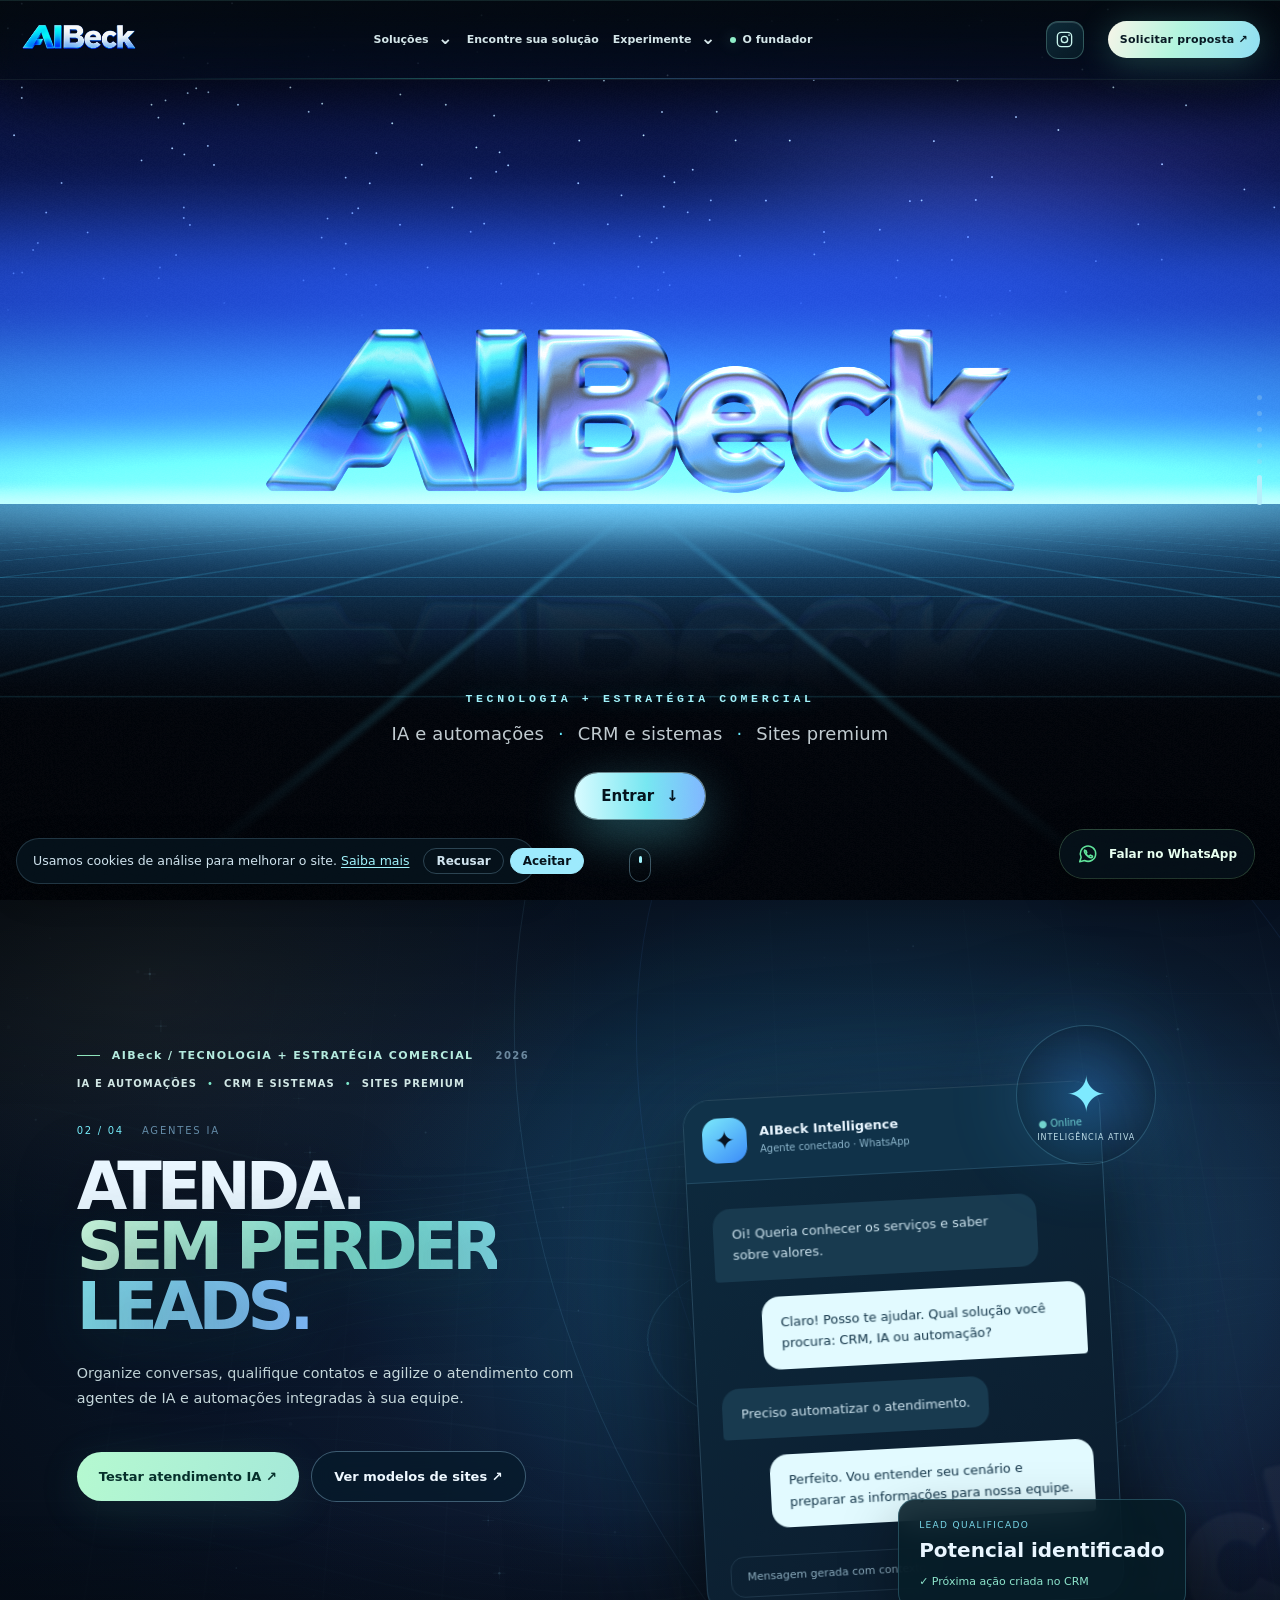
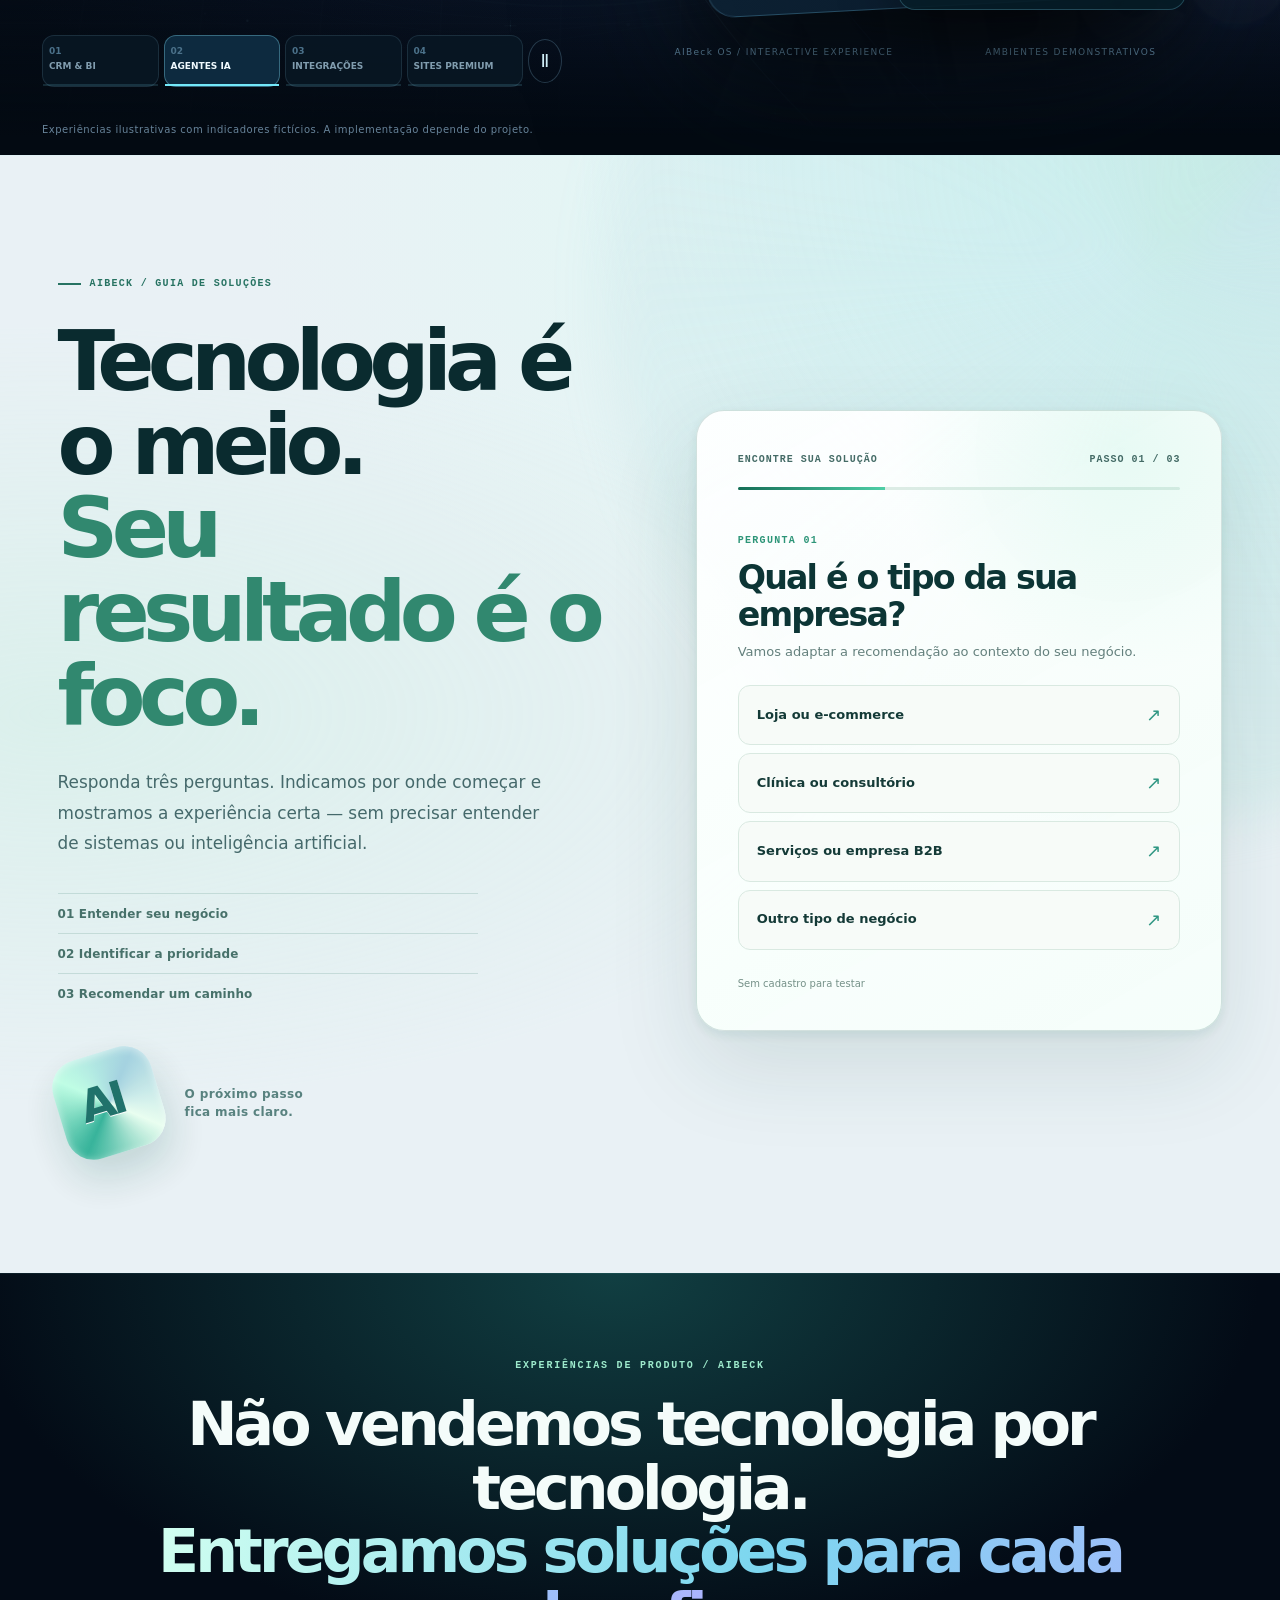
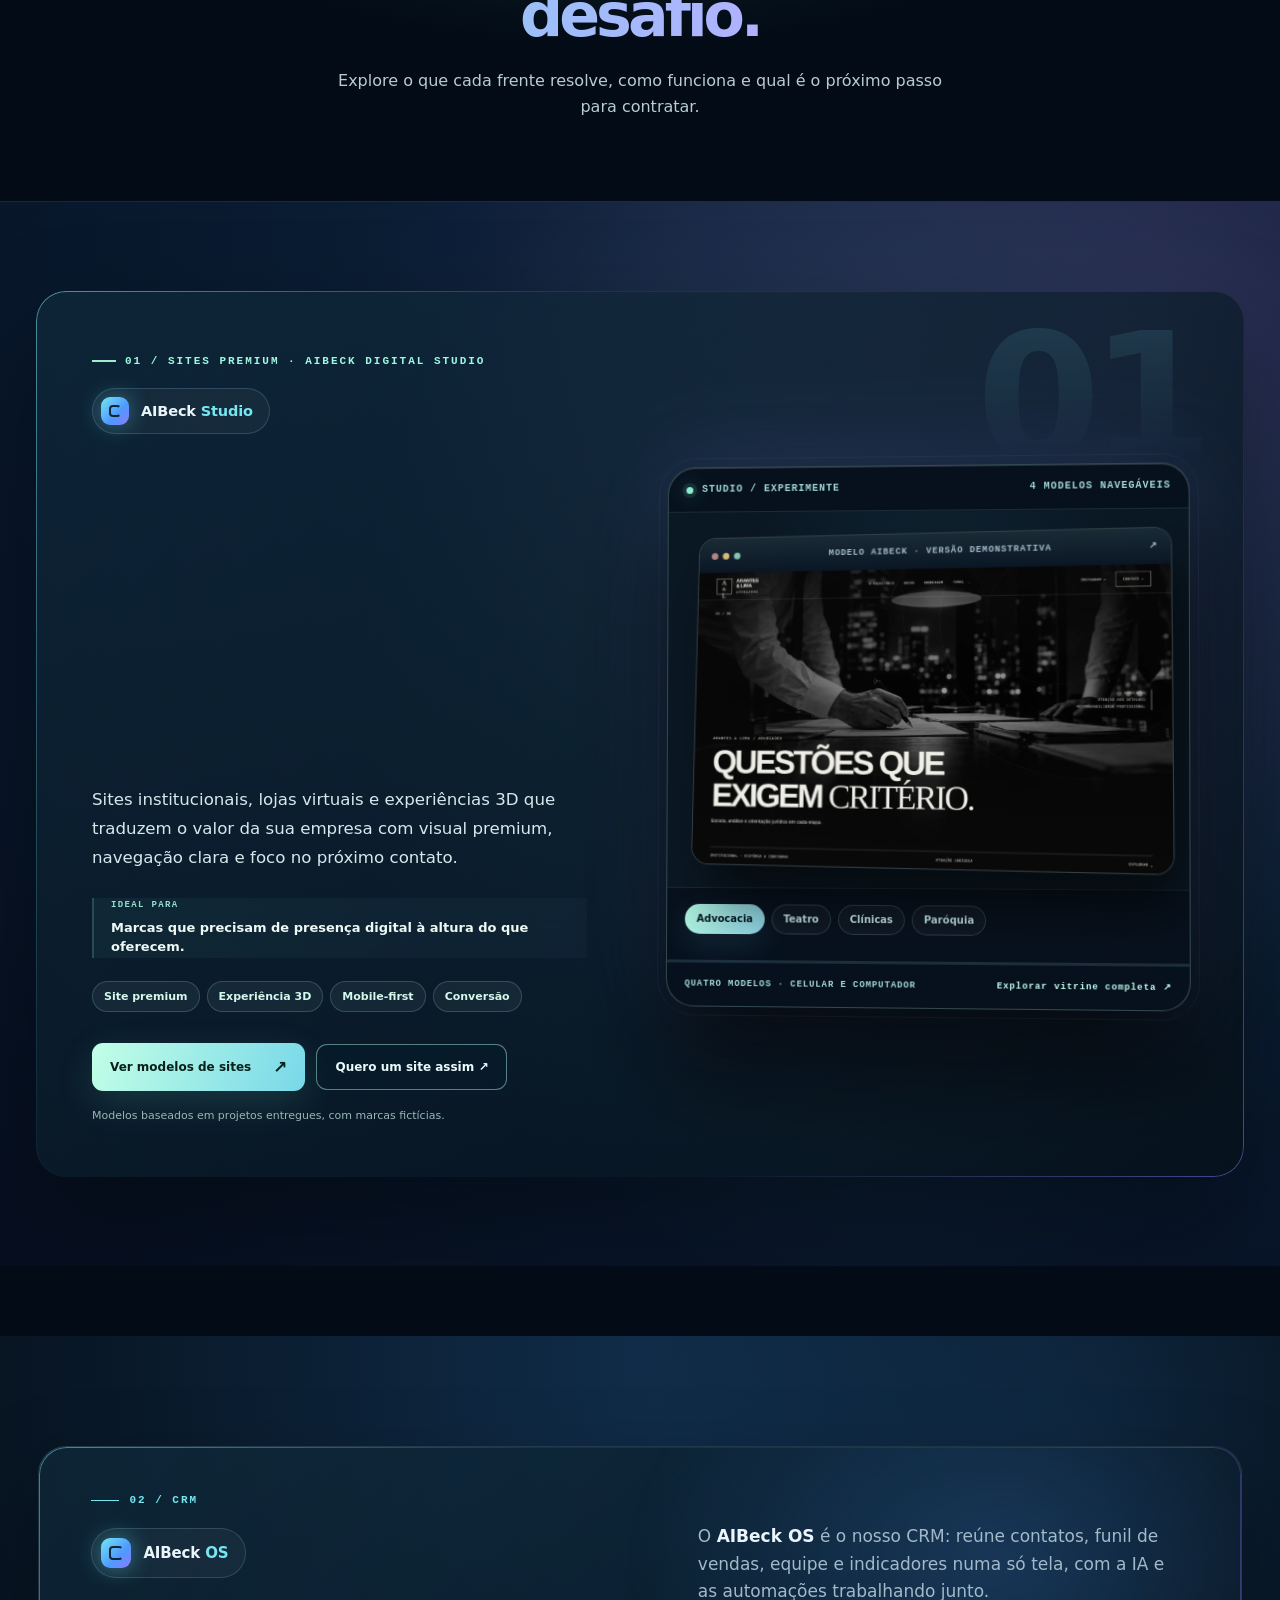
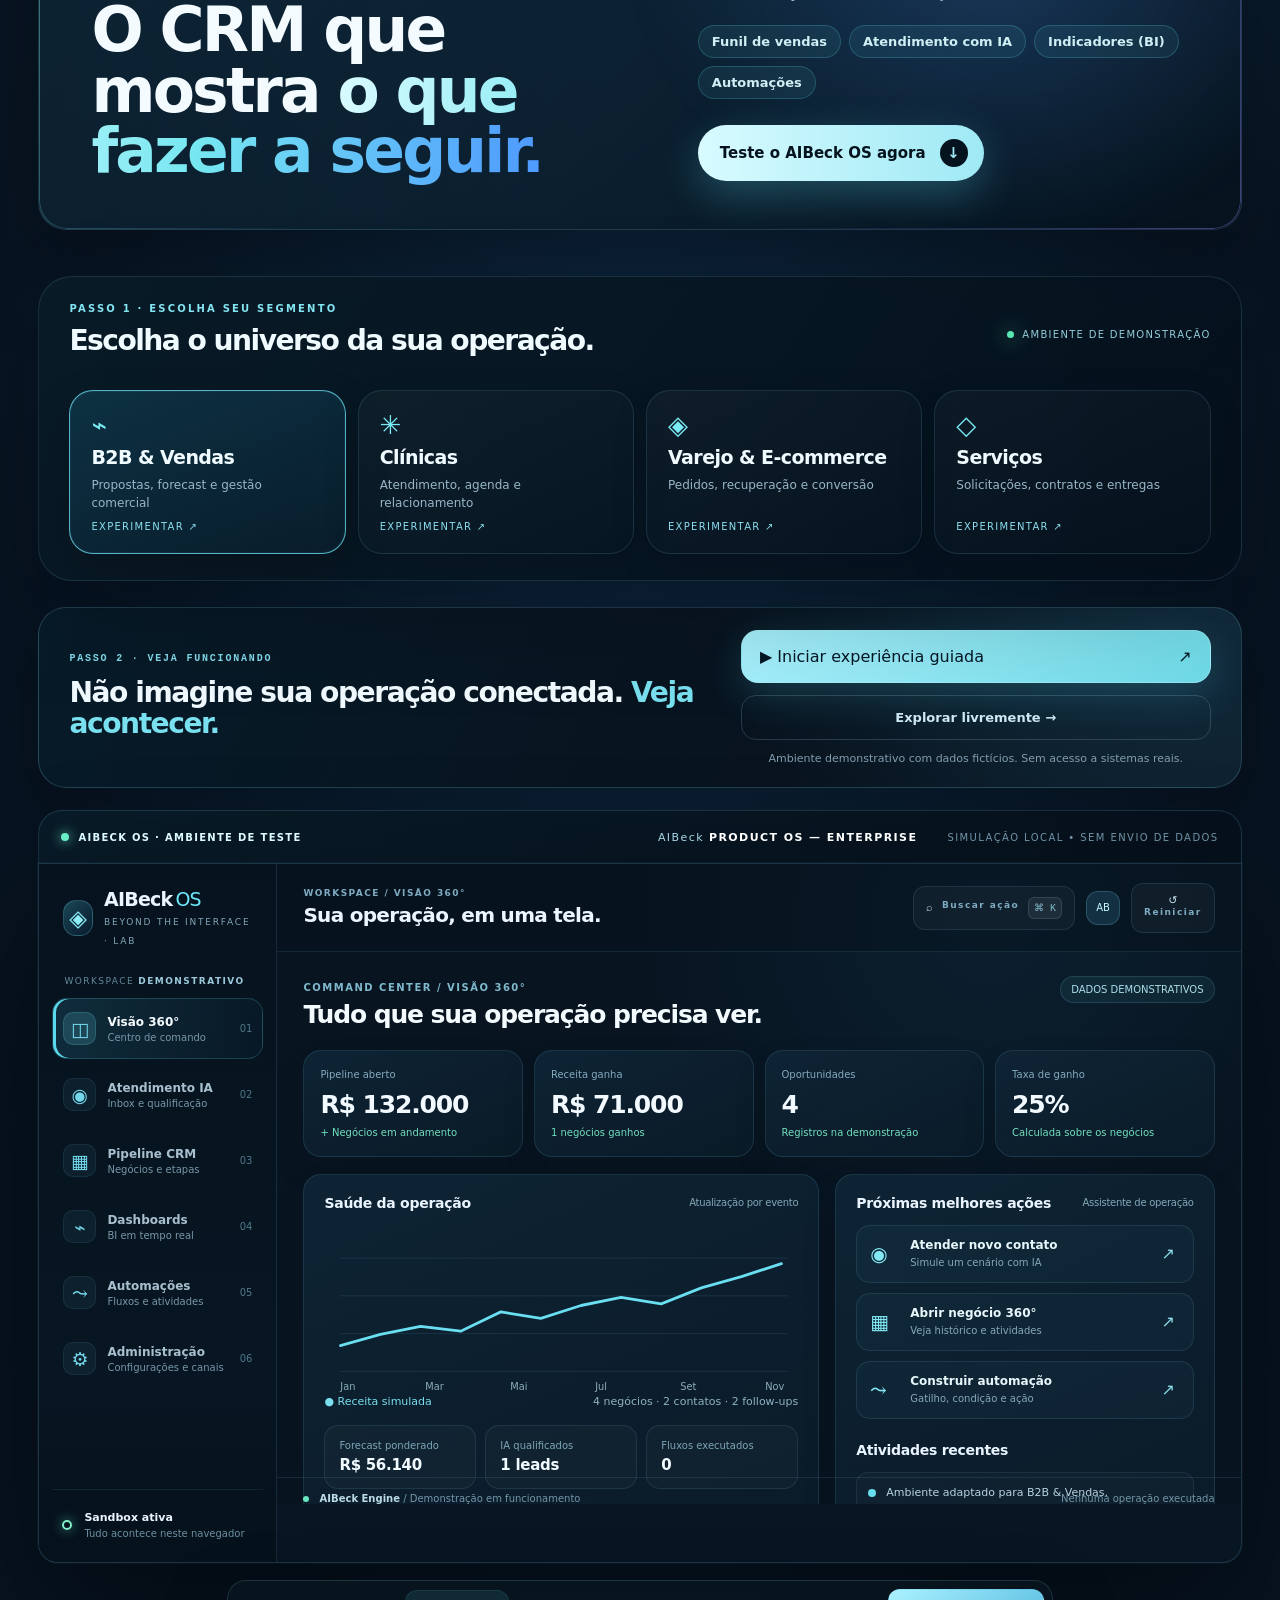
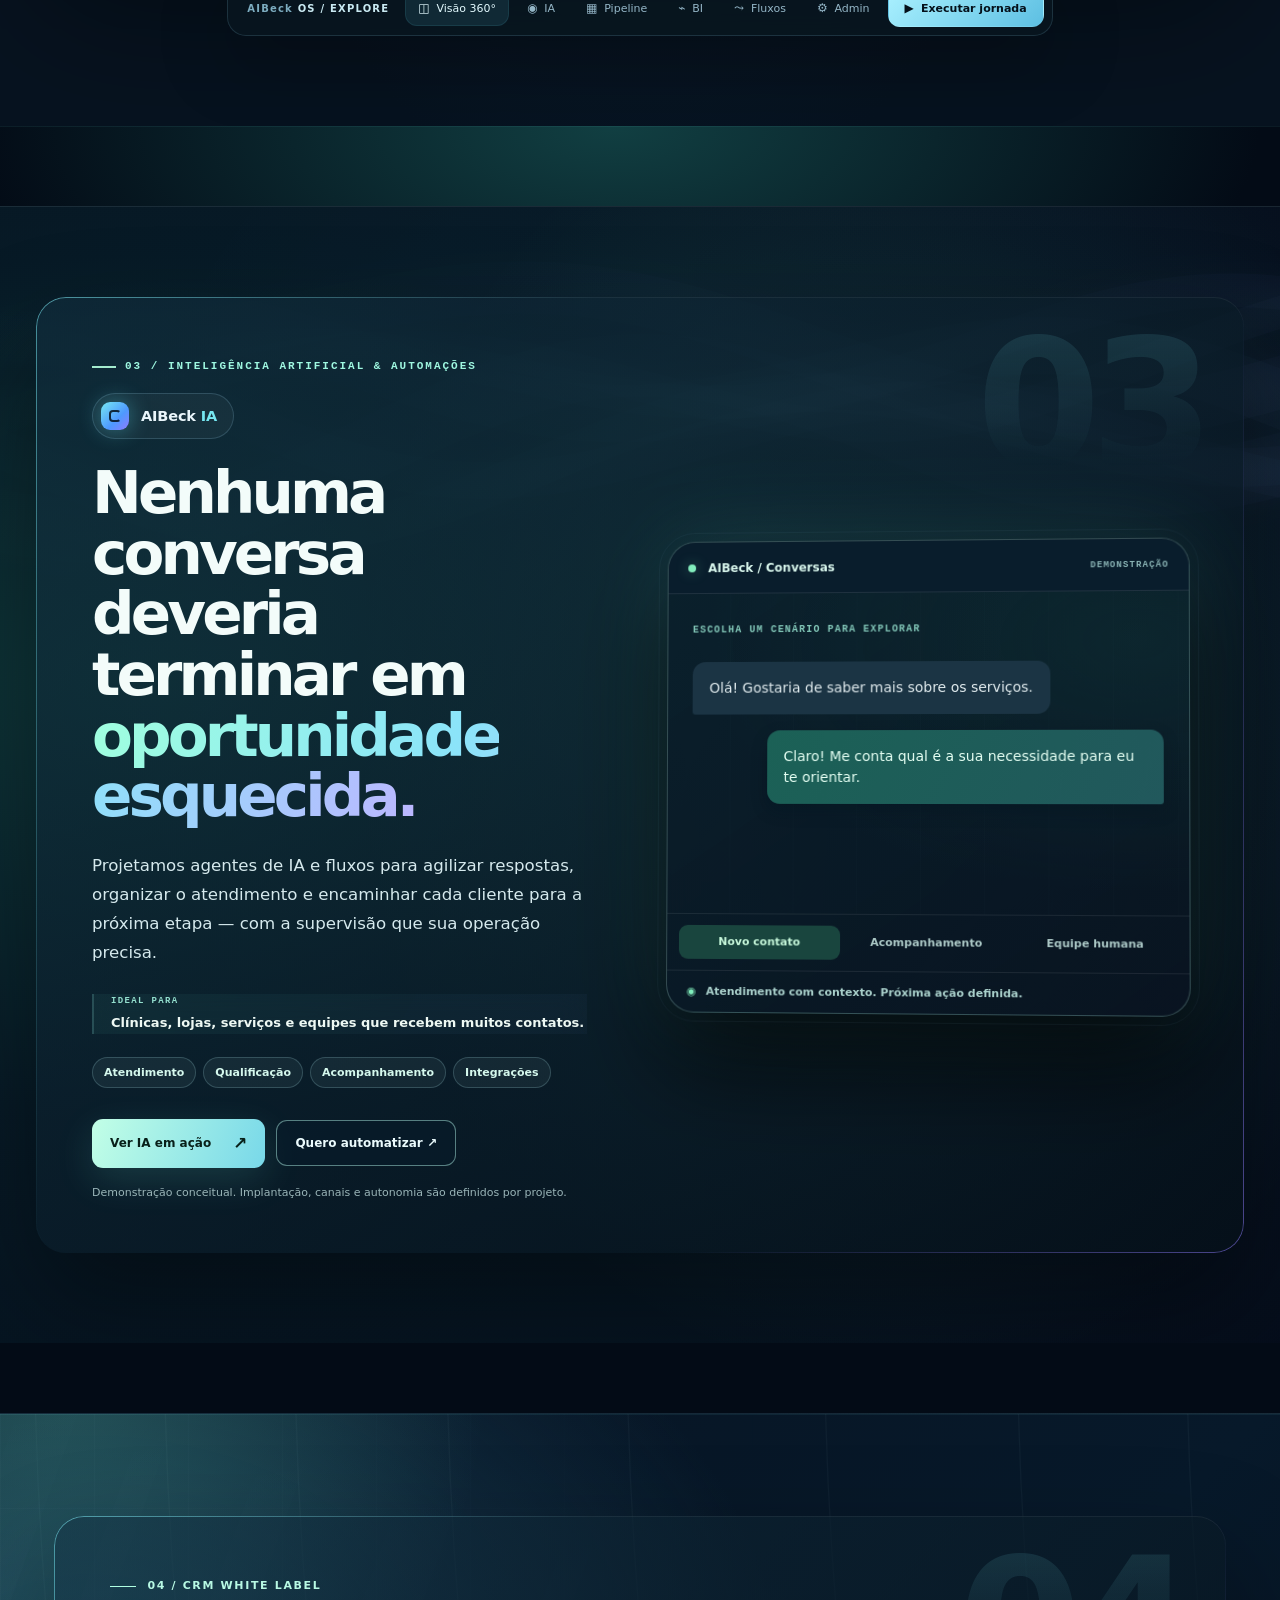
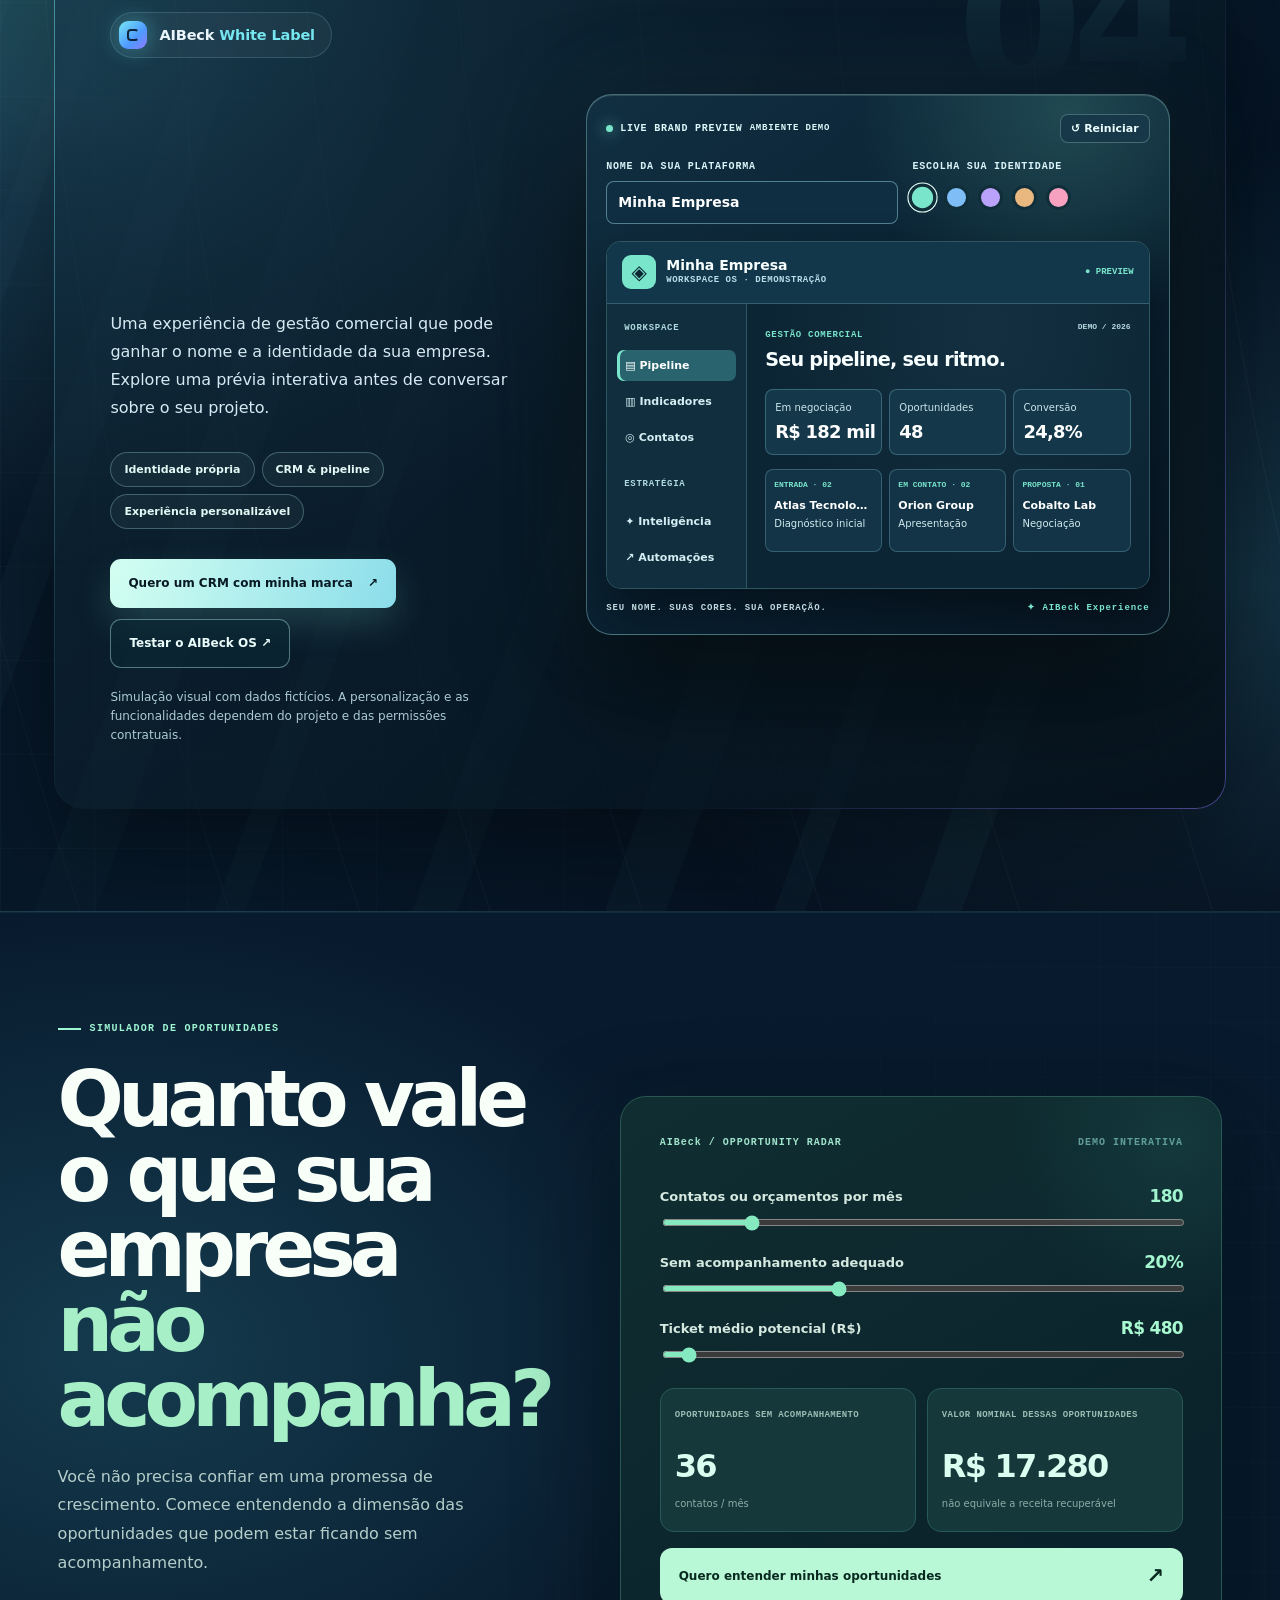
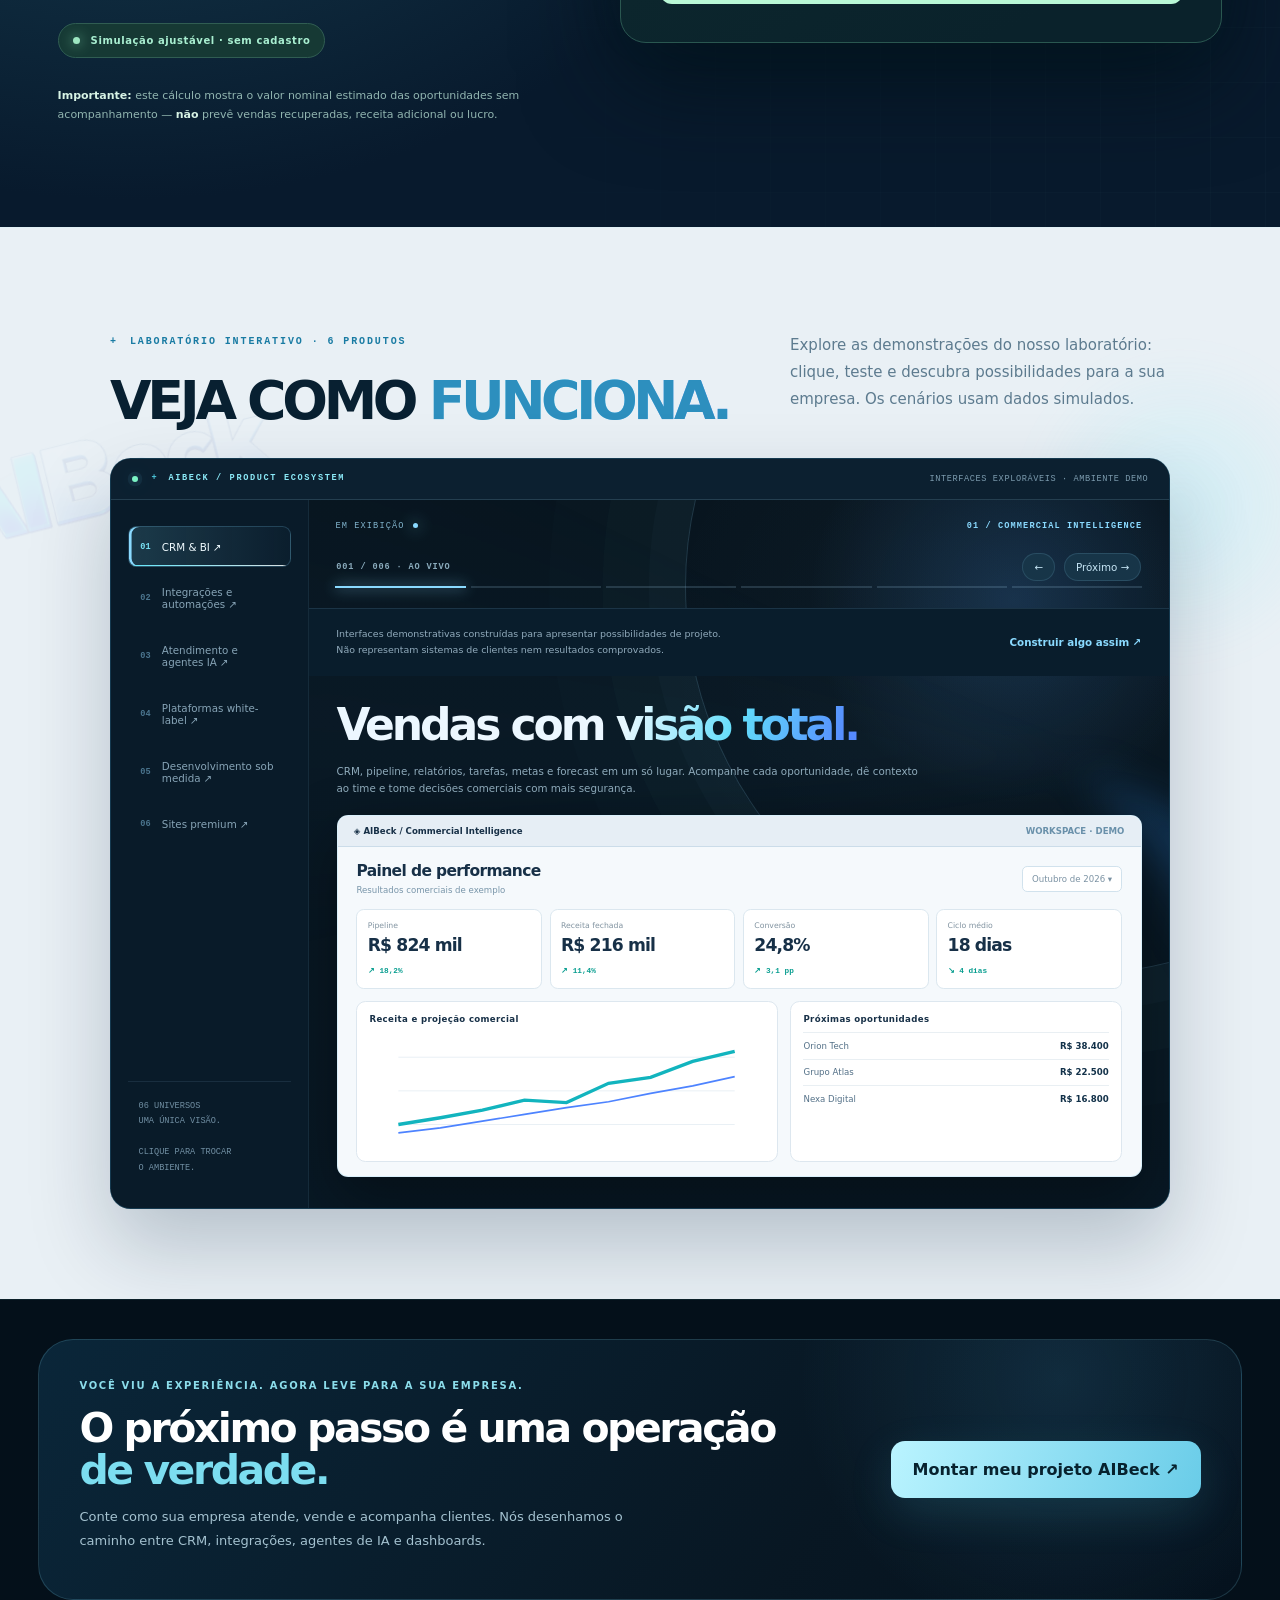
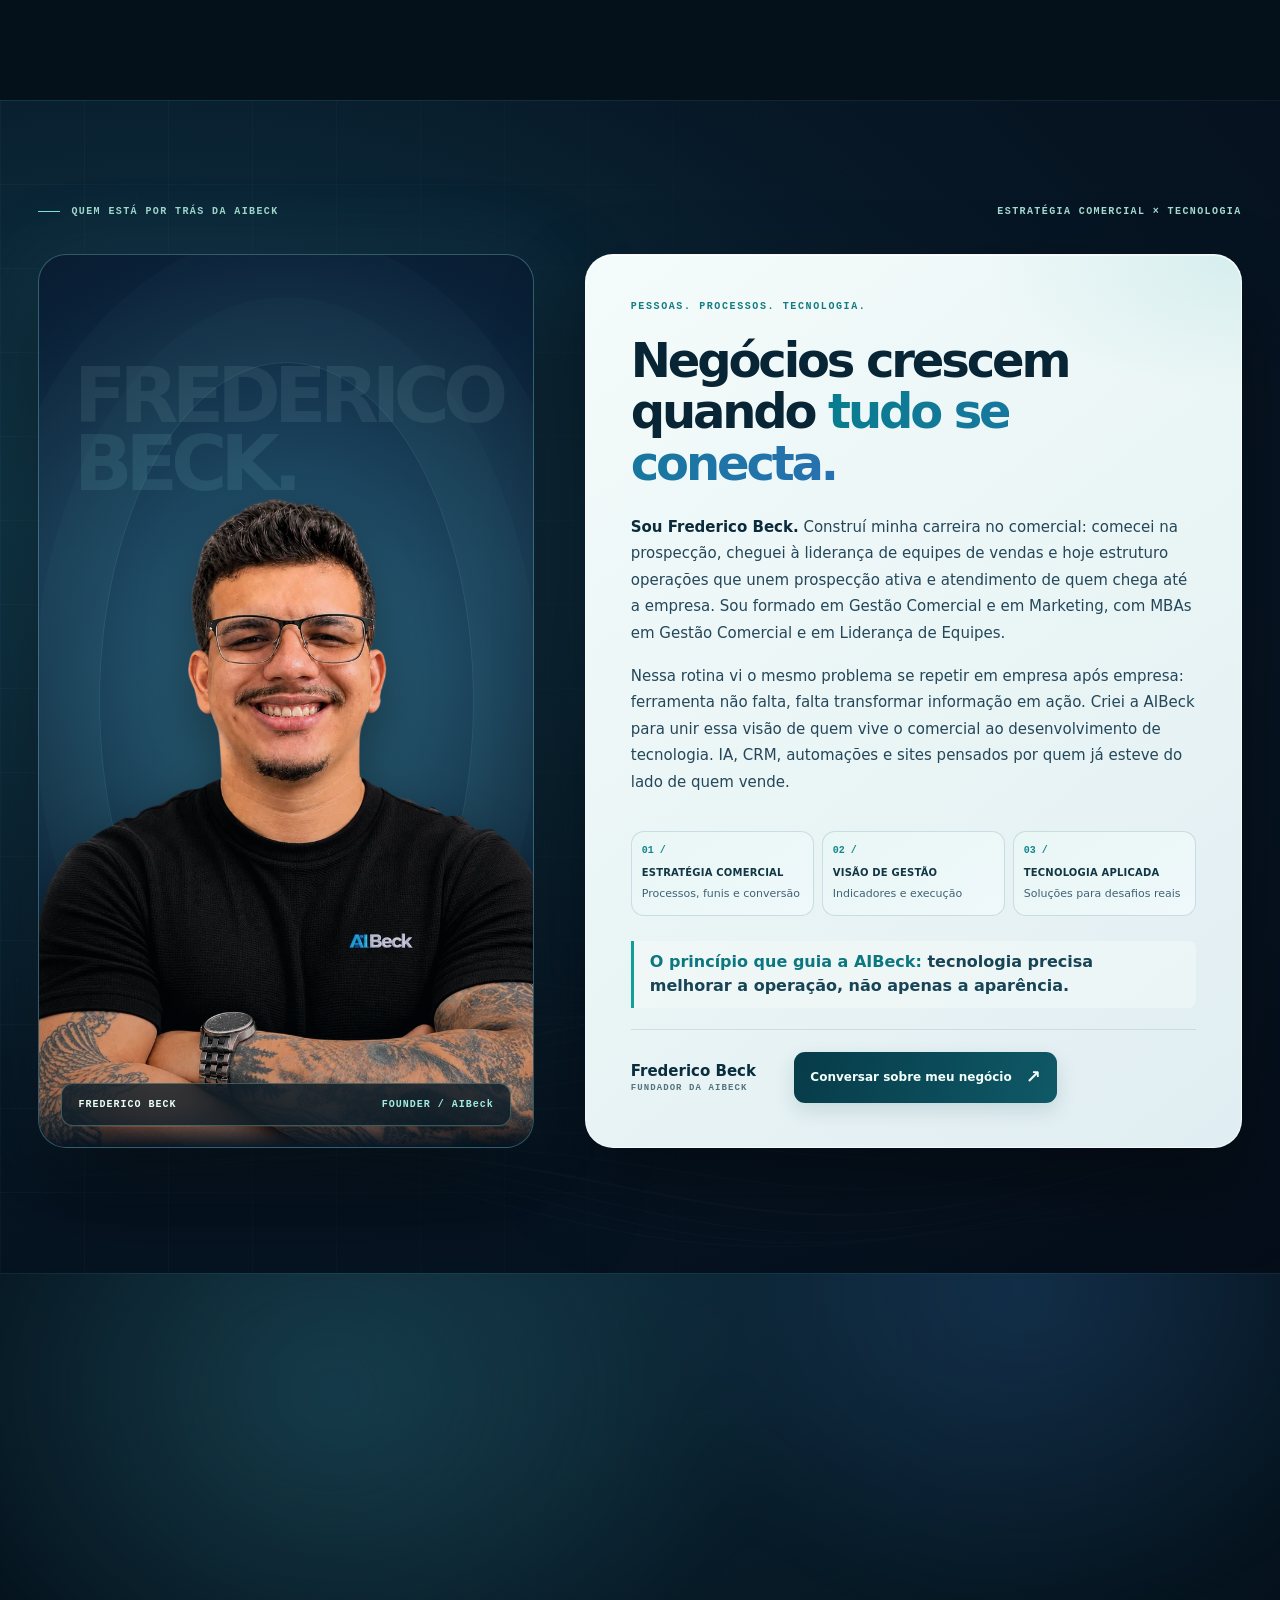
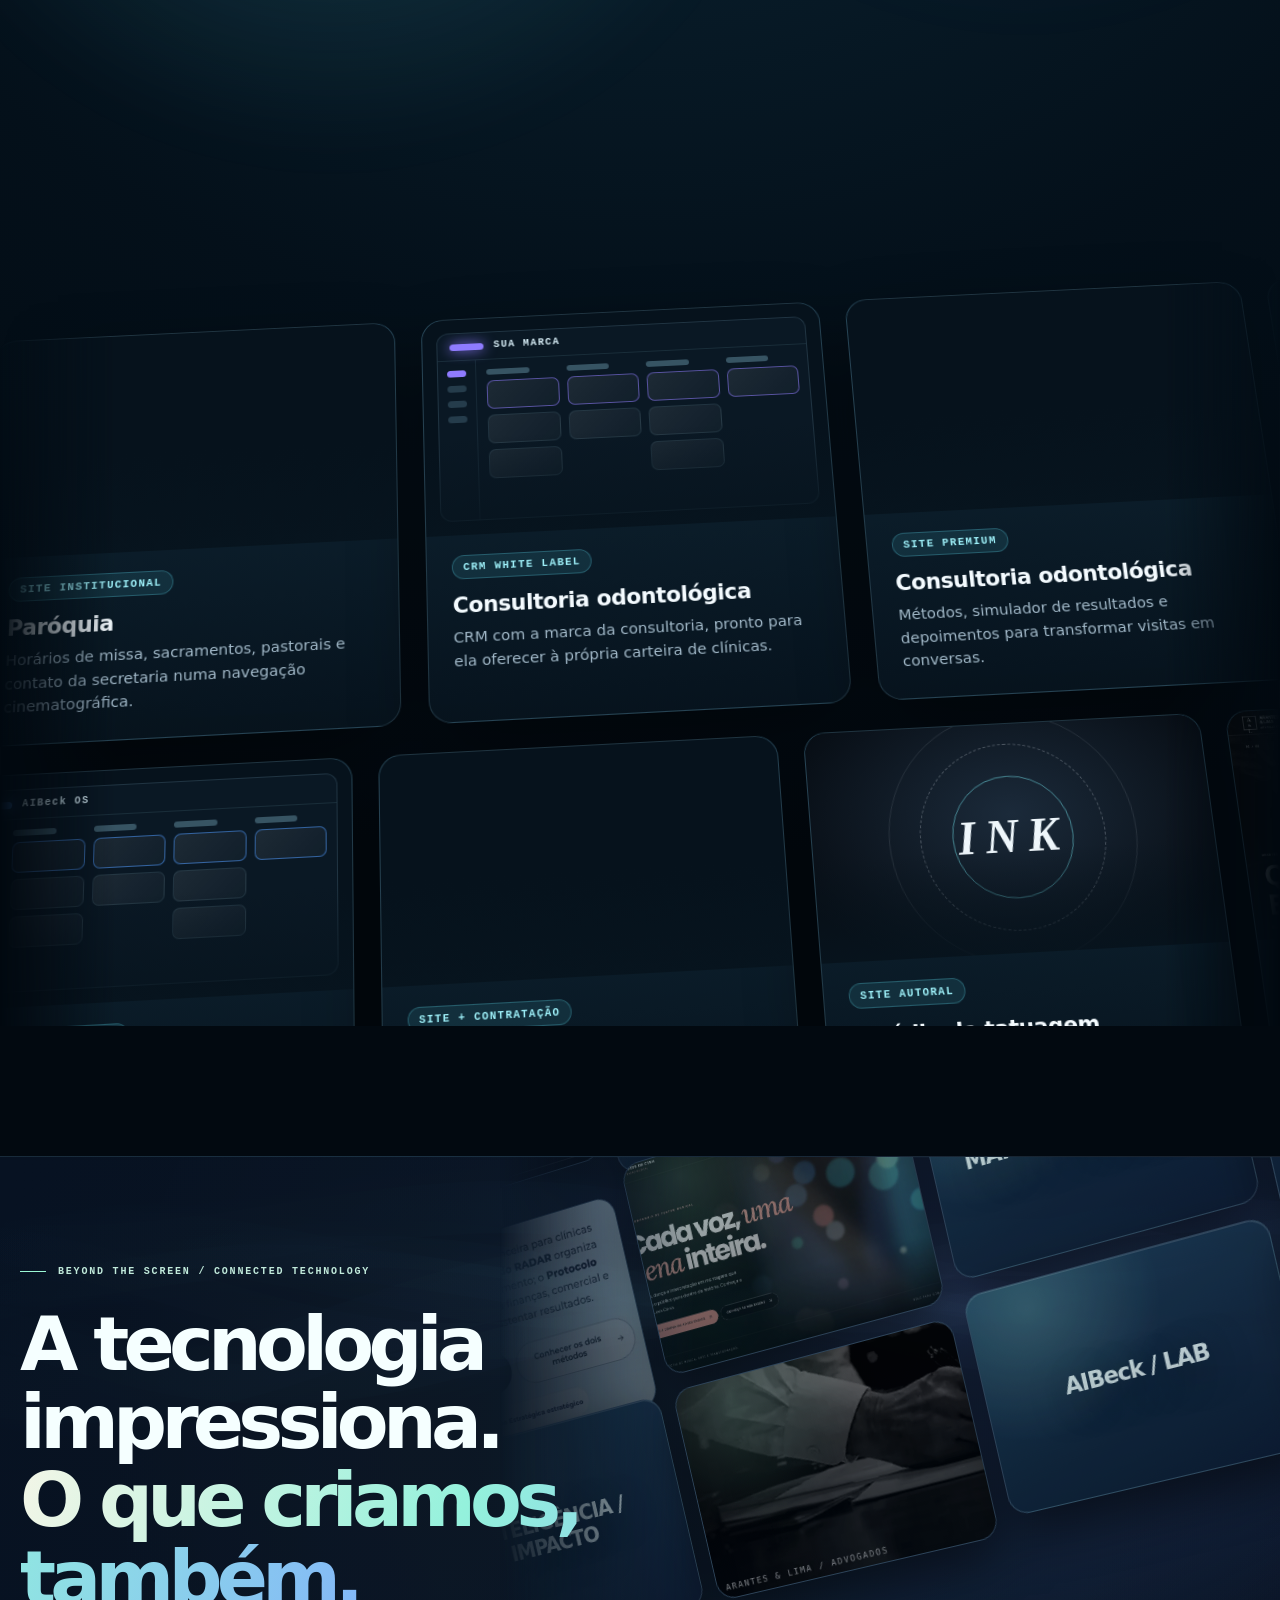
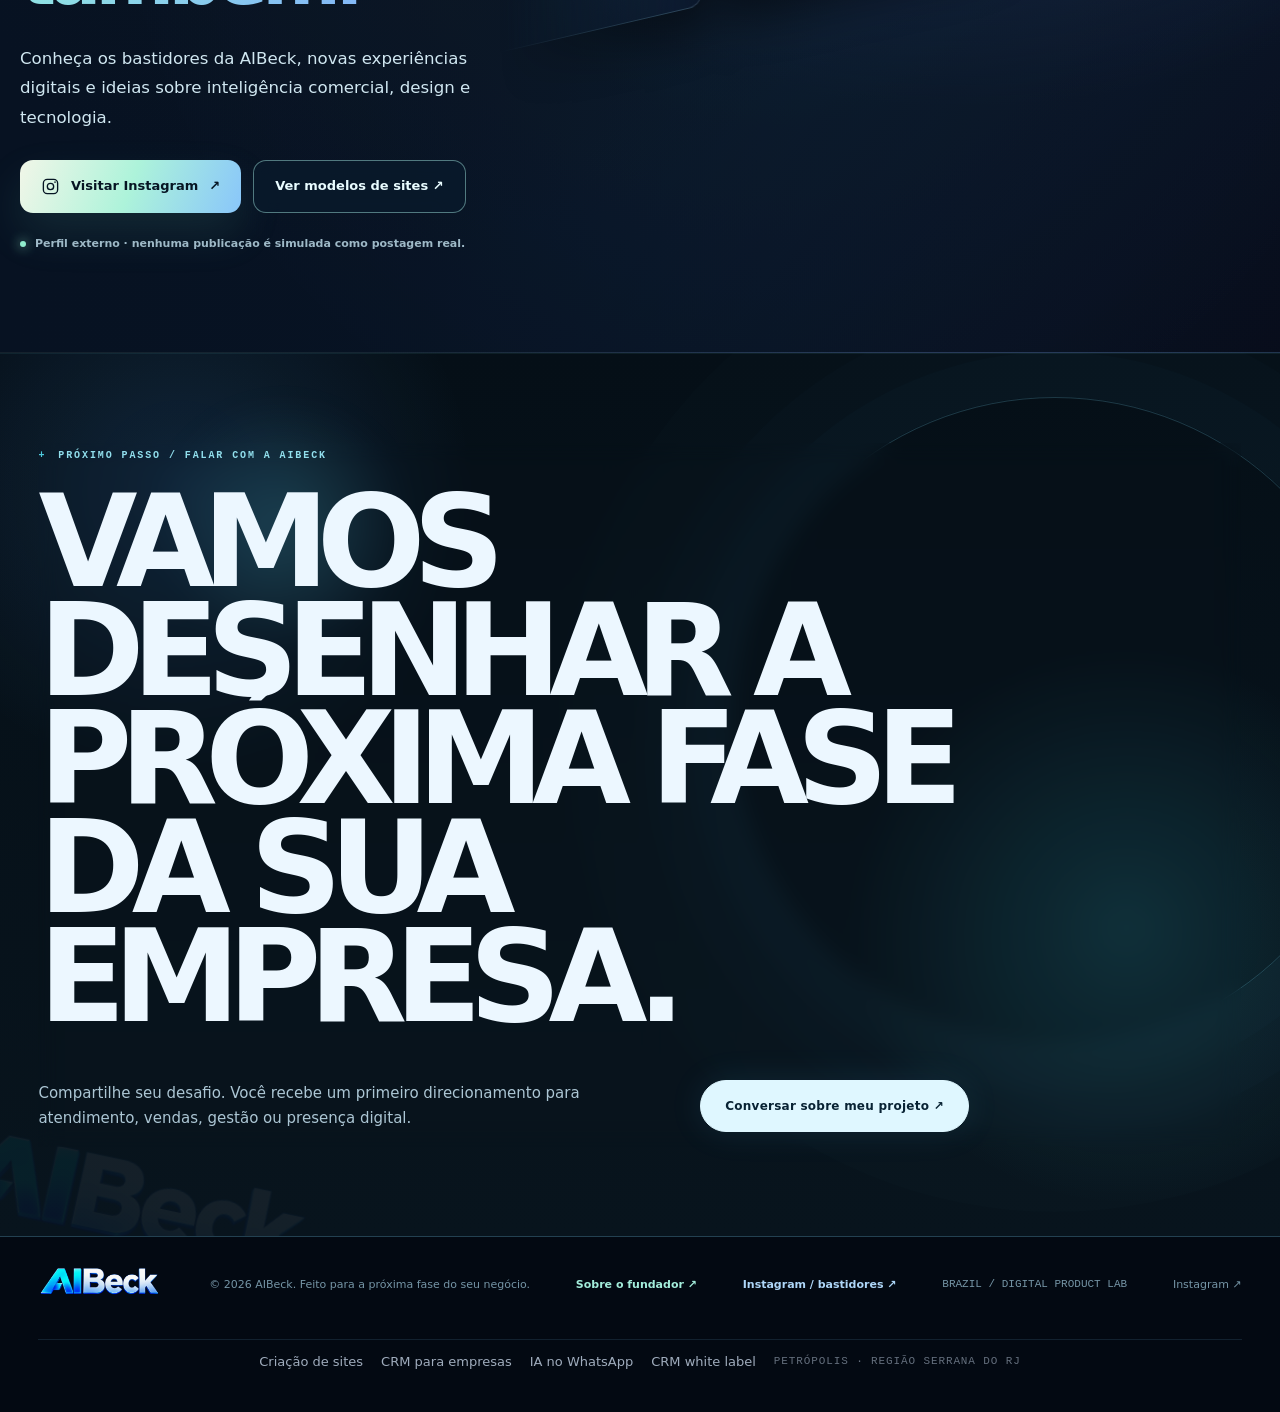
<file: site/index.html>
<!DOCTYPE html>

<html lang="pt-BR"><head><meta charset="utf-8"/><meta content="width=device-width,initial-scale=1" name="viewport"/><meta content="#030a12" name="theme-color"/><meta content="Sites premium, CRM, IA no WhatsApp e automações para empresas de Petrópolis, Teresópolis, Nova Friburgo e Região Serrana do RJ. Atendimento online em todo o Brasil." name="description"/><title>AIBeck | Sites, CRM e IA para empresas em Petrópolis e Região Serrana</title>
<meta content="index,follow,max-image-preview:large" name="robots"/><meta content="website" property="og:type"/><meta content="pt_BR" property="og:locale"/><meta content="AIBeck | Sites, CRM e IA para empresas em Petrópolis e Região Serrana" property="og:title"/><meta content="Sites premium, CRM, IA no WhatsApp e automações para empresas de Petrópolis, Teresópolis, Nova Friburgo e Região Serrana do RJ. Atendimento online em todo o Brasil." property="og:description"/><meta content="https://aibeck.com.br/og-cover.jpg" property="og:image"/>
<meta content="https://aibeck.com.br/og-cover.jpg" property="og:image:secure_url"/>
<meta content="image/jpeg" property="og:image:type"/>
<meta content="1200" property="og:image:width"/>
<meta content="630" property="og:image:height"/>
<meta content="Logo AIBeck em metal cromado sobre horizonte azul" property="og:image:alt"/><link rel="icon" href="favicon-32.png" type="image/png" sizes="32x32"/>
<link rel="icon" href="favicon.ico" sizes="any"/>
<link rel="apple-touch-icon" href="apple-touch-icon.png"/><script type="application/ld+json">{"@context": "https://schema.org", "@type": "ProfessionalService", "@id": "https://aibeck.com.br/#empresa", "name": "AIBeck", "url": "https://aibeck.com.br/", "logo": "https://aibeck.com.br/apple-touch-icon.png", "image": "https://aibeck.com.br/og-cover.jpg", "description": "Sites premium, CRM, IA no WhatsApp, automações e CRM white label para empresas de Petrópolis e da Região Serrana do RJ.", "telephone": "+55-24-99223-9947", "founder": {"@type": "Person", "name": "Frederico Beck"}, "address": {"@type": "PostalAddress", "addressLocality": "Petrópolis", "addressRegion": "RJ", "addressCountry": "BR"}, "areaServed": [{"@type": "City", "name": "Petrópolis"}, {"@type": "City", "name": "Teresópolis"}, {"@type": "City", "name": "Nova Friburgo"}, {"@type": "City", "name": "Três Rios"}, {"@type": "AdministrativeArea", "name": "Região Serrana do Rio de Janeiro"}, {"@type": "Country", "name": "Brasil"}], "knowsAbout": ["Criação de sites", "CRM", "Inteligência artificial", "Automação de WhatsApp", "CRM white label"], "sameAs": ["https://www.instagram.com/ai.beck_/"]}</script><link href="assets/site.css" rel="stylesheet"/><link href="assets/signature3.css" rel="stylesheet"/><link href="assets/reference4.css" rel="stylesheet"/><link href="assets/aibeck5.css" rel="stylesheet"/><link href="assets/ultra6.css" rel="stylesheet"/><link href="assets/ultra8.css" rel="stylesheet"/><link href="assets/ultra9.css" rel="stylesheet"/><link href="assets/ab10.css" rel="stylesheet"/>
<link href="assets/ab13.css" rel="stylesheet"/>
<link href="assets/ab14.css" rel="stylesheet"/>
<link href="assets/ab15.css" rel="stylesheet"/>
<meta content="https://aibeck.com.br/" property="og:url"/>
<meta content="AIBeck" property="og:site_name"/>
<meta name="twitter:card" content="summary_large_image"/>
<meta name="twitter:title" content="AIBeck | Sites, CRM e IA para empresas em Petrópolis e Região Serrana"/>
<meta name="twitter:description" content="Sites premium, CRM, IA no WhatsApp e automações para empresas de Petrópolis, Teresópolis, Nova Friburgo e Região Serrana do RJ. Atendimento online em todo o Brasil."/>
<meta name="twitter:image" content="https://aibeck.com.br/og-cover.jpg"/>
<link rel="canonical" href="https://aibeck.com.br/"/>
</head><body>
<header class="top ab5-top" id="siteHeader"><nav class="nav ab5-nav" aria-label="Navegação principal">
<a class="brand" href="#inicio" aria-label="AIBeck - início"><img alt="AIBeck" src="assets/image-e35cec30b285d08.webp" decoding="async"/><small>CONNECTED TECHNOLOGY</small></a>
<div class="nav-entries" id="navLinks">
 <div class="ab5-nav-group" data-ab5-group="solutions">
   <button class="ab5-nav-trigger" type="button" aria-expanded="false" aria-controls="ab5-menu-solutions">Soluções <span class="ab5-chev" aria-hidden="true">⌄</span></button>
   <div class="ab5-menu ab5-menu-products" id="ab5-menu-solutions">
     <div class="ab5-menu-intro"><span>EXPLORE POR NECESSIDADE</span><strong>O que sua empresa precisa resolver?</strong><p>Cada solução tem um caminho próprio, uma demonstração e um próximo passo.</p><a href="#orientador">Não sei por onde começar ↗</a></div>
     <div class="ab5-menu-items">
       <a href="#produto-sites" class="ab5-menu-item"><span class="ab5-menu-ico">◇</span><span><b>Sites &amp; Experiências 3D</b><small>Impacto visual e conversão</small></span><i>↗</i></a>
       <a href="#produto-crm" class="ab5-menu-item"><span class="ab5-menu-ico">◈</span><span><b>CRM · AIBeck OS</b><small>Vendas, equipe e indicadores numa tela</small></span><i>↗</i></a>
       <a href="#produto-ia" class="ab5-menu-item"><span class="ab5-menu-ico">✳</span><span><b>IA &amp; Automações</b><small>Atenda, qualifique e acompanhe</small></span><i>↗</i></a>
       <a href="#white-label" class="ab5-menu-item"><span class="ab5-menu-ico">▦</span><span><b>CRM White Label</b><small>Um CRM com a sua marca</small></span><i>↗</i></a>
     </div>
   </div>
 </div>
 <a href="#orientador" class="ab5-nav-link">Encontre sua solução</a>
 <div class="ab5-nav-group" data-ab5-group="experiences">
   <button class="ab5-nav-trigger" type="button" aria-expanded="false" aria-controls="ab5-menu-experiences">Experimente <span class="ab5-chev" aria-hidden="true">⌄</span></button>
   <div class="ab5-menu ab5-menu-experiences" id="ab5-menu-experiences">
      <a href="#experiencias"><b>Showroom cinematográfico</b><small>Seis cenários de tecnologia</small></a>
      <a href="#tour"><b>CRM interativo</b><small>Explore a plataforma demonstrativa</small></a>
      <a href="#simulador"><b>Simulador de oportunidades</b><small>Explore o valor sem acompanhamento</small></a>
      <a href="#produto-sites"><b>Modelos de sites</b><small>Advocacia, teatro, clínicas e paróquia</small></a><a href="#cases"><b>Cases</b><small>Projetos entregues pela AIBeck</small></a>
   </div>
 </div>
 <a href="#fundador" class="ab5-nav-link ab5-founder-link"><span class="ab5-founder-dot" aria-hidden="true"></span>O fundador</a>
 <a class="ab5-nav-mobile-only ab9-ig-mobile" href="https://www.instagram.com/ai.beck_/" target="_blank" rel="noopener noreferrer">Instagram da AIBeck ↗</a><a href="#simulador" class="ab5-nav-mobile-only">Simulador</a><a href="#cases" class="ab5-nav-mobile-only">Cases</a>
 <a href="#contato" class="ab5-nav-mobile-only contact-open">Solicitar proposta ↗</a>
</div>
<div class="nav-right"><a class="ab9-ig-icon" href="https://www.instagram.com/ai.beck_/" target="_blank" rel="noopener noreferrer" aria-label="Instagram oficial da AIBeck"><svg viewBox="0 0 24 24" fill="none" stroke="currentColor" stroke-width="1.7" aria-hidden="true"><rect x="3" y="3" width="18" height="18" rx="5"/><circle cx="12" cy="12" r="4"/><circle cx="17.7" cy="6.5" r="1" fill="currentColor" stroke="none"/></svg></a><a class="pill primary contact-open" href="#contato">Solicitar proposta ↗</a><button aria-expanded="false" aria-label="Abrir menu" class="menu-toggle" id="menuToggle" type="button">☰</button></div>
</nav></header>
<div class="ab6-scroll-progress" aria-hidden="true"><span id="ab6ProgressBar"></span></div>
<div aria-hidden="true" class="side-index"><a class="on" href="#inicio"></a><a href="#experiencias"></a><a href="#cases"></a><a href="#fundador"></a><a href="#cases"></a><a href="#contato"></a></div>
<main>
<section class="ab15-capa" id="capa" aria-label="AIBeck — capa" data-logo="assets/image-e35cec30b285d08.webp">
<canvas class="ab15-gl" aria-hidden="true"></canvas>
<img class="ab15-fallback-logo" src="assets/image-e35cec30b285d08.webp" alt="AIBeck" decoding="async"/>
<div class="ab15-copy">
<span class="ab15-kicker">TECNOLOGIA + ESTRATÉGIA COMERCIAL</span>
<p class="ab15-line">IA e automações <i>·</i> CRM e sistemas <i>·</i> Sites premium</p>
<a class="ab15-enter" href="#inicio">Entrar <span aria-hidden="true">↓</span></a>
</div>
<div class="ab15-scroll" aria-hidden="true"><i></i></div>
</section>
<section aria-label="AIBeck — tecnologia comercial em movimento" class="kin-hero ab6-hero" id="inicio"><canvas class="ab6-sky" data-ab6-sky="hero" aria-hidden="true"></canvas><span class="ab6-mesh-light" aria-hidden="true"></span><canvas aria-hidden="true" class="ab-galaxy-canvas" data-ab-fx="galaxy"></canvas>
<div aria-hidden="true" class="kin-grain"></div>
<div aria-hidden="true" class="kin-ribbon kin-ribbon-one"></div>
<div aria-hidden="true" class="kin-ribbon kin-ribbon-two"></div>
<div aria-hidden="true" class="kin-watermark"><img alt="" decoding="async" src="assets/image-e35cec30b285d08.webp"/></div>
<div class="kin-wrap">
<div class="kin-left">
<div class="kin-sup"><i></i> AIBeck / TECNOLOGIA + ESTRATÉGIA COMERCIAL <span>2026</span></div>
<div class="ab-hero-focus" aria-label="O que a AIBeck faz">IA E AUTOMAÇÕES <span>•</span> CRM E SISTEMAS <span>•</span> SITES PREMIUM</div><div class="kin-chapter"><span id="kinCounter">01 / 04</span><span id="kinCategory">CRM · BI</span></div>
<div aria-live="polite" class="kin-words">
<div class="kin-copy is-current" data-kin-copy="0"><h1>ATENDA MELHOR.<br/><em>VENDA MAIS.</em></h1><p>Criamos agentes de IA, sistemas de gestão e sites premium para sua empresa atender clientes, organizar vendas e crescer com mais controle.</p></div>
<div class="kin-copy" data-kin-copy="1"><h2 class="kin-alt">ATENDA.<br/><em>SEM PERDER LEADS.</em></h2><p>Organize conversas, qualifique contatos e agilize o atendimento com agentes de IA e automações integradas à sua equipe.</p></div>
<div class="kin-copy" data-kin-copy="2"><h2 class="kin-alt">SUA OPERAÇÃO.<br/><em>MAIS CLARA.</em></h2><p>Conecte atendimento, CRM e processos. Acompanhe oportunidades, responsabilidades e resultados em um só fluxo.</p></div>
<div class="kin-copy" data-kin-copy="3"><h2 class="kin-alt">SITES QUE<br/><em>CRI<span class="kin-em-nudge">AM</span> DESEJO.</em></h2><p>Sites premium e experiências digitais imersivas para impressionar, transmitir confiança e facilitar o próximo contato com sua marca.</p></div>
</div>
<div class="kin-buttons"><a class="kin-primary" data-master-context-cta="1" href="#orientador" id="kinExplore">Encontrar minha solução ↗</a><a class="kin-secondary" data-master-secondary-cta="1" href="#produto-sites">Ver modelos de sites ↗</a></div>
<div class="kin-bottom-label"><span class="kin-bleed"></span> TECNOLOGIA PARA ATENDER, VENDER E GERENCIAR MELHOR.</div>
</div>
<div aria-label="Experiências visuais demonstrativas" class="kin-right" id="kinVisual">
<div aria-hidden="true" class="kin-light-orb"></div>
<div aria-hidden="true" class="kin-orbit kin-orbit-a"></div><div aria-hidden="true" class="kin-orbit kin-orbit-b"></div>
<div class="kin-visual-scene is-current" data-kin-scene="0">
<div class="kin-crm-shell" id="heroScene"><div class="device"><div class="device-header"><span class="traffic"><i></i><i></i><i></i></span><span>AIBeck OS · Command workspace</span><span class="device-badge">● SIMULAÇÃO</span></div><div class="command-ui"><aside class="command-side"><h4>AIBeck <span style="color:#63e0ed">OS</span></h4><div class="active">▦   Visão geral</div><div>▤   Pipeline</div><div>◇   Inteligência</div><div>◎   Automações</div><div>◉   Equipe</div></aside><div class="command-body"><div class="command-top"><b>Visão 360° da operação.</b><small>OUT / 2026 ▾</small></div><div class="kpi-row"><div class="kpi"><small>Receita</small><strong>R$ 482k</strong><em>↗ 18,6%</em></div><div class="kpi"><small>Pipeline</small><strong>R$ 1,2M</strong><em>↗ 12,3%</em></div><div class="kpi"><small>Conversão</small><strong>24,8%</strong><em>↗ 3,4 pp</em></div><div class="kpi"><small>Negócios</small><strong>148</strong><em>↗ 22 novos</em></div></div><div class="graph-panels"><div class="chartbox"><div class="chart-title">Evolução de receita</div><svg aria-label="Gráfico de evolução ilustrativo" viewbox="0 0 340 130"><g stroke="#2a4555" stroke-width="1"><path d="M8 30H332M8 65H332M8 100H332"></path></g><polyline fill="none" points="8,104 46,100 84,91 122,97 160,76 198,70 236,56 274,39 332,21" stroke="#6ee3ef" stroke-width="3"></polyline><polyline fill="none" points="8,118 46,113 84,105 122,97 160,99 198,91 236,75 274,70 332,59" stroke="#3a84f9" stroke-width="2"></polyline></svg></div><div class="chartbox"><div class="chart-title">Atividade comercial</div><div class="bars"><i style="--v:40%"></i><i style="--v:60%"></i><i style="--v:43%"></i><i style="--v:72%"></i><i style="--v:62%"></i><i style="--v:85%"></i><i style="--v:93%"></i></div></div></div></div></div></div></div>
<div class="kin-token kin-token-revenue"><small>RECEITA</small><strong>R$ 482 mil</strong><span>↗ 18,6% no período</span></div>
<div class="kin-token kin-token-deals"><span class="kin-token-dot"></span><strong>+28 oportunidades</strong><small>COMERCIAL / TEMPO REAL</small></div>
<div aria-hidden="true" class="kin-data-streak"></div>
</div>
<div class="kin-visual-scene" data-kin-scene="1">
<div class="kin-chat-device">
<div class="kin-chat-head"><span class="kin-ava">✦</span><span><b>AIBeck Intelligence</b><small>Agente conectado · WhatsApp</small></span><i>● Online</i></div>
<div class="kin-chat-bubbles"><div class="kin-bubble from">Oi! Queria conhecer os serviços e saber sobre valores.</div><div class="kin-bubble to">Claro! Posso te ajudar. Qual solução você procura: CRM, IA ou automação?</div><div class="kin-bubble from">Preciso automatizar o atendimento.</div><div class="kin-bubble to">Perfeito. Vou entender seu cenário e preparar as informações para nossa equipe.</div></div>
<div class="kin-chat-field">Mensagem gerada com contexto <span>↗</span></div>
</div>
<div class="kin-ai-beacon"><span>✦</span><small>INTELIGÊNCIA ATIVA</small></div>
<div class="kin-ai-float"><small>LEAD QUALIFICADO</small><strong>Potencial identificado</strong><span>✓ Próxima ação criada no CRM</span></div>
</div>
<div class="kin-visual-scene" data-kin-scene="2">
<svg aria-hidden="true" class="kin-link-lines" preserveaspectratio="xMidYMid meet" viewbox="0 0 660 650"><defs><lineargradient id="kinLine" x1="0" x2="1"><stop stop-color="#6ce9f5"></stop><stop offset="1" stop-color="#4a88ff"></stop></lineargradient></defs><path d="M330 320 L145 155 M330 320 L515 155 M330 320 L145 480 M330 320 L515 480" fill="none" stroke="url(#kinLine)" stroke-dasharray="11 8" stroke-width="3"></path></svg>
<div class="kin-hub"><div class="kin-hub-mark">✦</div><b>AIBeck</b><span>CONNECTION ENGINE</span></div>
<div class="kin-node kin-node-a"><span>◉</span><b>WhatsApp</b><small>Origem do contato</small></div>
<div class="kin-node kin-node-b"><span>▦</span><b>CRM</b><small>Oportunidades</small></div>
<div class="kin-node kin-node-c"><span>✦</span><b>Agente IA</b><small>Qualificação 24h</small></div>
<div class="kin-node kin-node-d"><span>↗</span><b>Automação</b><small>Próximas ações</small></div>
<div class="kin-flow-badge"><i></i> 4 MÓDULOS CONECTADOS · DEMONSTRAÇÃO</div>
</div>

<div class="kin-visual-scene ab8-hero-scene" data-kin-scene="3">
  <div class="ab8-hero-stage">
    <div class="ab8-hero-stage-top"><span>AIBeck / DIGITAL STUDIO</span><span>MODELOS DE SITES</span></div>
    <div class="ab8-hero-screen" data-ab8-render="hero"></div>
    <div class="ab8-hero-options"><button class="ab8-chip is-active" type="button" data-ab8-select="0" aria-pressed="true">Advocacia</button><button class="ab8-chip" type="button" data-ab8-select="1" aria-pressed="false">Teatro</button><button class="ab8-chip" type="button" data-ab8-select="2" aria-pressed="false">Clínicas</button><button class="ab8-chip" type="button" data-ab8-select="3" aria-pressed="false">Paróquia</button></div>
    <a class="ab8-hero-more" href="#produto-sites">Ver modelos de sites ↗</a>
  </div>
</div>
<div class="kin-visual-index"><span>AIBeck OS / INTERACTIVE EXPERIENCE</span><span>AMBIENTES DEMONSTRATIVOS</span></div>
</div>
</div>
<div aria-label="Selecionar demonstração" class="kin-controls" role="group">
<button aria-pressed="true" class="kin-select is-active" data-kin-switch="0" type="button"><span>01</span> CRM &amp; BI <i class="kin-timeline"></i></button>
<button aria-pressed="false" class="kin-select" data-kin-switch="1" type="button"><span>02</span> AGENTES IA <i class="kin-timeline"></i></button>
<button aria-pressed="false" class="kin-select" data-kin-switch="2" type="button"><span>03</span> INTEGRAÇÕES <i class="kin-timeline"></i></button>
<button aria-pressed="false" class="kin-select" data-kin-switch="3" type="button"><span>04</span> SITES PREMIUM <i class="kin-timeline"></i></button>
<button aria-label="Pausar animação" aria-pressed="false" class="kin-toggle" id="kinPause" type="button">Ⅱ</button>
</div>
<div class="kin-legal">Experiências ilustrativas com indicadores fictícios. A implementação depende do projeto.</div>
</section>

<section class="ref-guide" id="orientador" aria-labelledby="ref-guide-title"><canvas class="ab5-section-fx ab5-section-fx-light" data-ab5-effect="veil" aria-hidden="true"></canvas>
 <div class="ref-guide-halo" aria-hidden="true"></div>
 <div class="ref-guide-inner">
  <div class="ref-guide-story"><span class="ref-eyebrow"><span class="ref-pip"></span> AIBECK / GUIA DE SOLUÇÕES</span>
   <h2 id="ref-guide-title">Tecnologia é o meio.<br><em>Seu resultado é o foco.</em></h2>
   <p>Responda três perguntas. Indicamos por onde começar e mostramos a experiência certa — sem precisar entender de sistemas ou inteligência artificial.</p>
   <div class="ref-guide-features"><span>01 Entender seu negócio</span><span>02 Identificar a prioridade</span><span>03 Recomendar um caminho</span></div>
   <div class="ref-guide-deco" aria-hidden="true"><i></i><b>AI</b><span>O próximo passo<br>fica mais claro.</span></div>
  </div>
  <div class="ref-finder" id="refFinder" aria-live="polite">
   <div class="ref-finder-head"><span>ENCONTRE SUA SOLUÇÃO</span><span id="refFinderProgress">PASSO 01 / 03</span></div>
   <div class="ref-finder-meter"><span id="refFinderMeter"></span></div>
   <div class="ref-finder-step" data-ref-step="0"><span class="ref-finder-number">PERGUNTA 01</span><h3>Qual é o tipo da sua empresa?</h3><p>Vamos adaptar a recomendação ao contexto do seu negócio.</p>
    <div class="ref-finder-options"><button data-ref-answer="segmento" data-ref-value="Comércio ou e-commerce">Loja ou e-commerce <b>↗</b></button><button data-ref-answer="segmento" data-ref-value="Clínica ou consultório">Clínica ou consultório <b>↗</b></button><button data-ref-answer="segmento" data-ref-value="Serviços ou B2B">Serviços ou empresa B2B <b>↗</b></button><button data-ref-answer="segmento" data-ref-value="Outro segmento">Outro tipo de negócio <b>↗</b></button></div>
   </div>
   <div class="ref-finder-step" data-ref-step="1" hidden><span class="ref-finder-number">PERGUNTA 02</span><h3>O que mais está travando seu crescimento?</h3><p>Escolha o problema que merece atenção primeiro.</p>
    <div class="ref-finder-options"><button data-ref-answer="problema" data-ref-value="atendimento">Demoro para atender e acompanhar contatos <b>↗</b></button><button data-ref-answer="problema" data-ref-value="gestao">Falta organização das vendas e da equipe <b>↗</b></button><button data-ref-answer="problema" data-ref-value="site">Minha presença digital não gera confiança <b>↗</b></button><button data-ref-answer="problema" data-ref-value="integracoes">Meus sistemas e processos não se conversam <b>↗</b></button></div>
   </div>
   <div class="ref-finder-step" data-ref-step="2" hidden><span class="ref-finder-number">PERGUNTA 03</span><h3>Em que momento você está?</h3><p>Isso nos ajuda a indicar o próximo passo comercial.</p>
    <div class="ref-finder-options"><button data-ref-answer="momento" data-ref-value="Agora">Quero resolver isso agora <b>↗</b></button><button data-ref-answer="momento" data-ref-value="Próximos 30 dias">Quero começar nos próximos 30 dias <b>↗</b></button><button data-ref-answer="momento" data-ref-value="Pesquisando">Estou conhecendo possibilidades <b>↗</b></button></div>
   </div>
   <div class="ref-finder-result" id="refFinderResult" hidden>
    <span class="ref-finder-number">SUA RECOMENDAÇÃO</span><div class="ref-finder-result-mark">✦</div>
    <h3 id="refResultTitle">Vamos por aqui.</h3><p id="refResultBody"></p>
    <div class="ref-result-info"><span id="refResultContext"></span><span>Orientação inicial, não diagnóstico técnico</span></div>
    <div class="ref-result-actions"><button id="refResultContact" type="button">Solicitar proposta ↗</button><a id="refResultDemo" href="#tour">Explorar demonstração ↗</a></div>
    <a class="ref-whatsapp-action" id="refResultWhatsApp" href="https://wa.me/5524992239947" target="_blank" rel="noopener noreferrer">Prefere WhatsApp? Conversar com a AIBeck ↗</a>
   </div>
   <div class="ref-finder-bottom"><button id="refFinderBack" type="button" hidden>← Voltar</button><span>Sem cadastro para testar</span><button id="refFinderReset" type="button" hidden>Recomeçar ↺</button></div>
  </div>
 </div>
</section>

<section class="ab5-products ab6-products" id="produtos" aria-labelledby="ab5-products-title">
<div class="ab5-product-intro"><span class="ab5-kicker">EXPERIÊNCIAS DE PRODUTO / AIBECK</span><h2 id="ab5-products-title">Não vendemos tecnologia por tecnologia.<br><em>Entregamos soluções para cada desafio.</em></h2><p>Explore o que cada frente resolve, como funciona e qual é o próximo passo para contratar.</p></div>
<article class="ab5-product ab5-product-web ab6-interactive" id="produto-sites" data-ab14-num="01" data-ab14-brand="AIBeck Studio" aria-labelledby="ab5-sites-title">
    <canvas class="ab5-fx" data-ab5-effect="beams" aria-hidden="true"></canvas><div class="ab5-product-shade"></div>
    <div class="ab5-product-inner">
      <div class="ab5-product-copy"><span class="ab5-product-number">01 / SITES PREMIUM · AIBECK DIGITAL STUDIO</span>
        <h2 id="ab5-sites-title">Seu site não precisa apenas existir.<br><em>Precisa causar impacto.</em></h2>
        <p>Sites institucionais, lojas virtuais e experiências 3D que traduzem o valor da sua empresa com visual premium, navegação clara e foco no próximo contato.</p>
        <div class="ab5-audience"><span>IDEAL PARA</span><strong>Marcas que precisam de presença digital à altura do que oferecem.</strong></div>
        <div class="ab5-pillars"><span>Site premium</span><span>Experiência 3D</span><span>Mobile-first</span><span>Conversão</span></div>
        <div class="ab5-action-row"><a href="#produto-sites" class="ab5-action-primary">Ver modelos de sites <b>↗</b></a><a href="#contato" class="ab5-action-secondary contact-open" data-ab-product="Sites premium">Quero um site assim ↗</a></div>
        <p class="ab5-disclaimer">Modelos baseados em projetos entregues, com marcas fictícias.</p>
      </div>
      
<div class="ab5-product-demo ab8-product-demo" aria-label="Modelos de sites por segmento">
  <div class="ab8-product-head"><span><i class="ab8-live-dot"></i> STUDIO / EXPERIMENTE</span><span>4 MODELOS NAVEGÁVEIS</span></div>
  <div class="ab8-product-screen" data-ab8-render="product"></div>
  <div class="ab8-product-controls"><button class="ab8-chip is-active" type="button" data-ab8-select="0" aria-pressed="true">Advocacia</button><button class="ab8-chip" type="button" data-ab8-select="1" aria-pressed="false">Teatro</button><button class="ab8-chip" type="button" data-ab8-select="2" aria-pressed="false">Clínicas</button><button class="ab8-chip" type="button" data-ab8-select="3" aria-pressed="false">Paróquia</button></div>
  <div class="ab8-product-bottom"><span>QUATRO MODELOS · CELULAR E COMPUTADOR</span><a href="#produto-sites">Explorar vitrine completa ↗</a></div>
</div>
    </div>
  </article>
</section>

<dialog class="ab8-modal" id="ab8-modal" aria-label="Versão demonstrativa navegável do projeto"><div class="ab8-modal-bar"><span>AIBeck / MODELO NAVEGÁVEL</span><button type="button" id="ab8-modal-close" aria-label="Fechar demonstração">Fechar ×</button></div><div class="ab8-modal-preview" data-ab8-render="modal"></div><div class="ab8-modal-bottom"><div class="ab8-modal-choices"><button class="ab8-chip is-active" type="button" data-ab8-select="0" aria-pressed="true">Advocacia</button><button class="ab8-chip" type="button" data-ab8-select="1" aria-pressed="false">Teatro</button><button class="ab8-chip" type="button" data-ab8-select="2" aria-pressed="false">Consultoria</button><button class="ab8-chip" type="button" data-ab8-select="3" aria-pressed="false">Paróquia</button></div><span>MODELO AIBECK · MARCA FICTÍCIA</span></div></dialog>

<div id="produto-crm" class="ab13-anchor" aria-hidden="true"></div>
<section aria-labelledby="ab13-crm-title" class="os26-section ab13-crm" id="tour">
<div aria-hidden="true" class="os26-glow"></div>
<div class="container ab13-crm-head">
<div class="ab13-crm-lead">
<span class="ab13-kicker"><i></i> 02 / CRM</span>
<div class="ab13-os-lockup" aria-hidden="true"><span class="ab13-os-mark"><b></b></span><span>AIBeck <strong>OS</strong></span></div>
<h2 id="ab13-crm-title">O CRM que mostra <em>o que fazer a seguir.</em></h2>
</div>
<div class="ab13-crm-copy">
<p>O <b>AIBeck OS</b> é o nosso CRM: reúne contatos, funil de vendas, equipe e indicadores numa só tela, com a IA e as automações trabalhando junto.</p>
<ul class="ab13-os-feats"><li>Funil de vendas</li><li>Atendimento com IA</li><li>Indicadores (BI)</li><li>Automações</li></ul>
<a class="ab13-os-try" href="#af-onboarding"><span>Teste o AIBeck OS agora</span><i>↓</i></a>
</div>
</div>
<div class="container os26-intro reveal">
<div><span class="os26-eyebrow"><i></i> 002 / AIBeck PRODUCT OPERATING SYSTEM</span>
<h2>ATENDIMENTO, VENDAS E GESTÃO.<br/><em>EM UMA EXPERIÊNCIA.</em></h2>
<p>Escolha um segmento e teste o CRM, o atendimento, os indicadores e as automações. É uma demonstração interativa do que podemos desenvolver. Depois transforme essa experiência em um plano inicial para sua empresa.</p>
</div>
<div class="os26-intro-aside"><span>AMBIENTE DE EXPERIÊNCIA</span><strong>01</strong><small>4 contextos de negócio • 6 ambientes conectados
Uma experiência demonstrativa</small><a href="#os26-app">Acessar console <b>↘</b></a></div>
</div>
<div aria-label="Personalize sua demonstração" class="container af-intro-panel" id="af-onboarding">
<div class="af-intro-heading"><div><span class="af-kicker">PASSO 1 · ESCOLHA SEU SEGMENTO</span><h3>Escolha o universo da sua operação.</h3><p>Dados, contatos, negócios e prioridades se adaptam à realidade simulada do setor escolhido.</p></div><div class="af-status"><span class="af-status-pulse"></span> AMBIENTE DE DEMONSTRAÇÃO</div></div>
<div aria-label="Selecionar segmento" class="af-segments" role="group">
<button aria-pressed="true" class="af-segment is-active" data-af-segment="b2b" type="button"><i>⌁</i><b>B2B &amp; Vendas</b><span>Propostas, forecast e gestão comercial</span><small>EXPERIMENTAR ↗</small></button>
<button aria-pressed="false" class="af-segment" data-af-segment="clinica" type="button"><i>✳</i><b>Clínicas</b><span>Atendimento, agenda e relacionamento</span><small>EXPERIMENTAR ↗</small></button>
<button aria-pressed="false" class="af-segment" data-af-segment="varejo" type="button"><i>◈</i><b>Varejo &amp; E-commerce</b><span>Pedidos, recuperação e conversão</span><small>EXPERIMENTAR ↗</small></button>
<button aria-pressed="false" class="af-segment" data-af-segment="servicos" type="button"><i>◇</i><b>Serviços</b><span>Solicitações, contratos e entregas</span><small>EXPERIMENTAR ↗</small></button>
</div><div class="af-guide ai-guide-bridge"><span class="af-kicker">EXPERIMENTE DE VERDADE</span><strong>Uma operação inteira, um único fluxo.</strong><p>Atendimento recebe o contato; IA qualifica; o CRM registra; o BI reflete; a automação continua. Escolha seu segmento e inicie a experiência guiada.</p><button class="af-primary" id="ai-onboard-start" type="button">Iniciar jornada conectada ↗</button></div>
</div><div class="container ai-mode-panel" id="ai-choose-mode">
<div class="ai-mode-intro"><span class="ai-eyebrow">PASSO 2 · VEJA FUNCIONANDO</span><h3>Não imagine sua operação conectada. <em>Veja acontecer.</em></h3><p>Escolha uma jornada orientada, em que o mesmo contato percorre atendimento, CRM, indicadores e automações. Ou explore o sistema livremente, no seu ritmo.</p></div>
<div class="ai-mode-cta"><button class="ai-glow-btn" id="ai-start-guide" type="button">▶ Iniciar experiência guiada <span>↗</span></button><a href="#os26-app" id="ai-explore-free">Explorar livremente →</a><small>Ambiente demonstrativo com dados fictícios. Sem acesso a sistemas reais.</small></div>
</div><div class="container os26-wrap" id="os26-app">
<div class="os26-stage-top"><span class="os26-chip os26-chip-live"><i></i> AIBECK OS · AMBIENTE DE TESTE</span><div class="os26-stage-top-right"><span>AIBeck <b>PRODUCT OS — ENTERPRISE</b></span><span class="os26-top-dim">SIMULAÇÃO LOCAL • SEM ENVIO DE DADOS</span></div></div><div aria-live="polite" class="ai-guide" hidden="" id="ai-guide">
<div class="ai-guide-header"><span class="ai-pulse"></span><span>JORNADA CONECTADA / <b id="ai-guide-counter">01 — 06</b></span><button aria-label="Encerrar experiência guiada" id="ai-guide-stop" type="button">Encerrar ×</button></div>
<div class="ai-guide-content"><div><strong id="ai-guide-title">Atendimento</strong><p id="ai-guide-description">Uma conversa começa.</p></div><div class="ai-guide-actions"><button id="ai-guide-next" type="button">Continuar <span>→</span></button></div></div>
<div aria-label="Mapa da jornada guiada" class="signature-guide-rail"><span>01 · Mensagem</span><span>02 · IA</span><span>03 · CRM</span><span>04 · Pipeline</span><span>05 · BI</span><span>06 · Follow-up</span></div><div aria-label="Progresso da experiência" class="ai-guide-progress"><span></span><span></span><span></span><span></span><span></span><span></span></div>
<div class="ai-guide-foot"><span id="ai-guide-event">Ações reais no simulador, nenhum envio externo.</span><button id="ai-guide-restart" type="button">Reiniciar</button></div>
</div>
<div class="os26-app" id="os26">
<aside aria-label="Navegação dos módulos" class="os26-sidebar">
<div class="os26-identity"><span class="os26-ident-mark">◈</span><div><strong>AIBeck<span>OS</span></strong><small>BEYOND THE INTERFACE · LAB</small></div></div>
<div class="os26-space-label">WORKSPACE <b>DEMONSTRATIVO</b></div>
<nav aria-label="Ambientes da plataforma" class="os26-nav">
<button class="os26-navbtn is-current" data-os-tab="overview" type="button"><span class="os26-navicon">◫</span><span><b>Visão 360°</b><small>Centro de comando</small></span><i>01</i></button>
<button class="os26-navbtn" data-os-tab="inbox" type="button"><span class="os26-navicon">◉</span><span><b>Atendimento IA</b><small>Inbox e qualificação</small></span><i>02</i></button>
<button class="os26-navbtn" data-os-tab="pipeline" type="button"><span class="os26-navicon">▦</span><span><b>Pipeline CRM</b><small>Negócios e etapas</small></span><i>03</i></button>
<button class="os26-navbtn" data-os-tab="analytics" type="button"><span class="os26-navicon">⌁</span><span><b>Dashboards</b><small>BI em tempo real</small></span><i>04</i></button>
<button class="os26-navbtn" data-os-tab="flows" type="button"><span class="os26-navicon">⤳</span><span><b>Automações</b><small>Fluxos e atividades</small></span><i>05</i></button>
<button class="os26-navbtn" data-os-tab="admin" type="button"><span class="os26-navicon">⚙</span><span><b>Administração</b><small>Configurações e canais</small></span><i>06</i></button>
</nav>
<div class="os26-side-bottom"><span class="os26-online-dot"></span><div><b>Sandbox ativa</b><small>Tudo acontece neste navegador</small></div></div>
</aside>
<div class="os26-workspace">
<header class="os26-workspace-head"><div><span id="os26-breadcrumb">WORKSPACE / VISÃO 360°</span><strong id="os26-module-title">Sua operação, em uma tela.</strong></div><div class="os26-workspace-actions"><button class="os26-outline-btn os27-command-launch" id="os27-commands" title="Buscar ações do ambiente (Ctrl + K)" type="button">⌕ <span>Buscar ação</span><kbd>⌘ K</kbd></button><span class="os26-avatar">AB</span><button class="os26-outline-btn" id="os26-reset" title="Restaurar os dados simulados" type="button">↺ <span>Reiniciar</span></button></div></header>
<div aria-live="polite" class="os26-workspace-body" id="os26-body"></div>
<footer class="os26-app-footer"><span><i class="os26-status-led"></i> <b>AIBeck Engine</b> / Demonstração em funcionamento</span><span id="os26-foot-state">Nenhuma operação executada</span></footer>
</div>
</div>
<div aria-label="Acesso rápido aos ambientes" class="os26-dock" role="navigation"><span class="os26-dock-brand">AIBeck <b>OS / EXPLORE</b></span><button class="active" data-os-dock="overview" type="button">◫ <span>Visão 360°</span></button><button data-os-dock="inbox" type="button">◉ <span>IA</span></button><button data-os-dock="pipeline" type="button">▦ <span>Pipeline</span></button><button data-os-dock="analytics" type="button">⌁ <span>BI</span></button><button data-os-dock="flows" type="button">⤳ <span>Fluxos</span></button><button data-os-dock="admin" type="button">⚙ <span>Admin</span></button><button class="os26-dock-play" id="os26-run" type="button">▶ <span>Executar jornada</span></button></div>
</div>
<div class="container os26-bottom-note"><div><span>CONCEITO DE PRODUTO</span><p>Simulação interativa com dados locais e fictícios. WhatsApp, IA e integrações de produção não estão conectados. Você pode solicitar uma proposta de implementação após o diagnóstico.</p></div><a href="#contato">QUERO UMA OPERAÇÃO ASSIM <span>↗</span></a></div>
<div class="os27-command-overlay" hidden="" id="os27-command-overlay"><div aria-label="Busca de comandos" aria-modal="true" class="os27-command-panel" role="dialog"><header><span>⌕</span><input aria-label="Buscar comandos" autocomplete="off" id="os27-command-search" placeholder="Digite uma ação ou módulo..." type="search"/><button aria-label="Fechar comandos" id="os27-command-close">ESC</button></header><div class="os27-command-options" id="os27-command-options"></div><footer>⌘ K / Ctrl K para abrir · ESC para fechar · ambiente demonstrativo</footer></div></div></section>

<section class="ab5-products ab6-products" id="solucao-ia" aria-labelledby="ab5-ia-title">
<article class="ab5-product ab5-product-ai ab6-interactive" id="produto-ia" data-ab14-num="03" data-ab14-brand="AIBeck IA" aria-labelledby="ab5-ia-title">
<canvas class="ab9-atmosphere" data-ab9-effect="veil" aria-hidden="true"></canvas>
    <canvas class="ab5-fx" data-ab5-effect="veil" aria-hidden="true"></canvas>
    <div class="ab5-product-shade"></div>
    <div class="ab5-product-inner">
      <div class="ab5-product-copy"><span class="ab5-product-number">03 / INTELIGÊNCIA ARTIFICIAL &amp; AUTOMAÇÕES</span>
        <h2 id="ab5-ia-title">Nenhuma conversa deveria terminar em <em>oportunidade esquecida.</em></h2>
        <p>Projetamos agentes de IA e fluxos para agilizar respostas, organizar o atendimento e encaminhar cada cliente para a próxima etapa — com a supervisão que sua operação precisa.</p>
        <div class="ab5-audience"><span>IDEAL PARA</span><strong>Clínicas, lojas, serviços e equipes que recebem muitos contatos.</strong></div>
        <div class="ab5-pillars"><span>Atendimento</span><span>Qualificação</span><span>Acompanhamento</span><span>Integrações</span></div>
        <div class="ab5-action-row"><a href="#experiencias" data-ab-scene="ia" class="ab5-action-primary">Ver IA em ação <b>↗</b></a><a href="#contato" class="ab5-action-secondary contact-open" data-ab-product="Agentes de IA">Quero automatizar ↗</a></div>
        <p class="ab5-disclaimer">Demonstração conceitual. Implantação, canais e autonomia são definidos por projeto.</p>
      </div>
      <div class="ab5-product-demo ab5-demo-chat" aria-label="Simulação interativa de atendimento com IA">
        <div class="ab5-demo-top"><span><i></i> AIBeck / Conversas</span><span>DEMONSTRAÇÃO</span></div>
        <div class="ab5-chat-screen"><div class="ab5-chat-label">ESCOLHA UM CENÁRIO PARA EXPLORAR</div><div class="ab5-chat-bubbles" id="ab5ChatBubbles" aria-live="polite"><p class="ab5-bubble customer">Olá! Gostaria de saber mais sobre os serviços.</p><p class="ab5-bubble agent">Claro! Me conta qual é a sua necessidade para eu te orientar.</p></div></div>
        <div class="ab5-demo-tabs" role="group" aria-label="Cenários do atendimento"><button class="active" type="button" data-ab5-chat="lead" aria-pressed="true">Novo contato</button><button type="button" data-ab5-chat="retorno" aria-pressed="false">Acompanhamento</button><button type="button" data-ab5-chat="humano" aria-pressed="false">Equipe humana</button></div>
        <div class="ab5-demo-foot"><span>◉</span> Atendimento com contexto. Próxima ação definida.</div>
      </div>
    </div>
  </article>
</section>

<section class="ab-wl" id="white-label" data-ab14-num="04" data-ab14-brand="AIBeck White Label" aria-labelledby="ab-wl-title">
<canvas class="ab9-atmosphere" data-ab9-effect="beams" aria-hidden="true"></canvas>
 <div class="ab-wl-orb" aria-hidden="true"></div>
 <div class="ab-wl-inner">
  <div class="ab-wl-story">
   <span class="ab-kicker"><i></i> 04 / CRM WHITE LABEL</span>
   <h2 id="ab-wl-title">SEU CRM.<br><em>SUA MARCA.</em></h2>
   <p>Uma experiência de gestão comercial que pode ganhar o nome e a identidade da sua empresa. Explore uma prévia interativa antes de conversar sobre o seu projeto.</p>
   <div class="ab-wl-pillrow"><span>Identidade própria</span><span>CRM &amp; pipeline</span><span>Experiência personalizável</span></div>
   <div class="ab-wl-buttons"><a href="#contato" class="contact-open ab-wl-primary" data-ab-product="White-label">Quero um CRM com minha marca <span>↗</span></a><a href="#tour" class="ab-wl-secondary">Testar o AIBeck OS ↗</a></div>
   <p class="ab-wl-disclosure">Simulação visual com dados fictícios. A personalização e as funcionalidades dependem do projeto e das permissões contratuais.</p>
  </div>
  <div class="ab-wl-studio" style="--ab-wl-accent:#79e5cb">
   <div class="ab-wl-studio-top"><div><span class="ab-wl-dot"></span> LIVE BRAND PREVIEW <small>AMBIENTE DEMO</small></div><button id="ab-wl-reset" type="button">↺ Reiniciar</button></div>
   <div class="ab-wl-controls">
     <label for="ab-wl-name">NOME DA SUA PLATAFORMA <input id="ab-wl-name" type="text" maxlength="28" value="Minha Empresa" autocomplete="off" placeholder="Digite o nome da sua empresa"/></label>
     <fieldset><legend>ESCOLHA SUA IDENTIDADE</legend><div class="ab-wl-swatches" role="group" aria-label="Cor da plataforma"><button class="is-active" type="button" data-ab-wl-color="#79e5cb" aria-label="Verde menta" aria-pressed="true" style="--swatch:#79e5cb"></button><button type="button" data-ab-wl-color="#7ebdf6" aria-label="Azul" aria-pressed="false" style="--swatch:#7ebdf6"></button><button type="button" data-ab-wl-color="#baa1fa" aria-label="Violeta" aria-pressed="false" style="--swatch:#baa1fa"></button><button type="button" data-ab-wl-color="#e9b780" aria-label="Cobre" aria-pressed="false" style="--swatch:#e9b780"></button><button type="button" data-ab-wl-color="#f6a1c0" aria-label="Rosa" aria-pressed="false" style="--swatch:#f6a1c0"></button></div></fieldset>
   </div>
   <div class="ab-wl-screen">
    <div class="ab-wl-screen-head"><div class="ab-wl-mark">◈</div><div><strong data-ab-wl-name>Minha Empresa</strong><small>WORKSPACE OS · DEMONSTRAÇÃO</small></div><span class="ab-wl-live">● PREVIEW</span></div>
    <div class="ab-wl-screen-body"><aside class="ab-wl-sidebar"><span>WORKSPACE</span><button class="is-active" type="button" data-ab-wl-tab="pipeline" aria-pressed="true">▤ <b>Pipeline</b></button><button type="button" data-ab-wl-tab="indicadores" aria-pressed="false">▥ <b>Indicadores</b></button><button type="button" data-ab-wl-tab="contatos" aria-pressed="false">◎ <b>Contatos</b></button><span>ESTRATÉGIA</span><i>✦ Inteligência</i><i>↗ Automações</i></aside>
     <div class="ab-wl-workspace">
      <div class="ab-wl-panel" data-ab-wl-panel="pipeline"><div class="ab-wl-workspace-head"><div><small>GESTÃO COMERCIAL</small><h3>Seu pipeline, seu ritmo.</h3></div><span>DEMO / 2026</span></div><div class="ab-wl-kpis"><div><small>Em negociação</small><strong>R$ 182 mil</strong></div><div><small>Oportunidades</small><strong>48</strong></div><div><small>Conversão</small><strong>24,8%</strong></div></div><div class="ab-wl-kanban"><div><span>ENTRADA · 02</span><b>Atlas Tecnologia</b><small>Diagnóstico inicial</small></div><div><span>EM CONTATO · 02</span><b>Orion Group</b><small>Apresentação</small></div><div><span>PROPOSTA · 01</span><b>Cobalto Lab</b><small>Negociação</small></div></div></div>
      <div class="ab-wl-panel" data-ab-wl-panel="indicadores" hidden><div class="ab-wl-workspace-head"><div><small>BUSINESS INTELLIGENCE</small><h3>Decisões com visibilidade.</h3></div><span>DEMO / 2026</span></div><div class="ab-wl-kpis"><div><small>Negócios</small><strong>48</strong></div><div><small>Meta</small><strong>72%</strong></div><div><small>Atividades</small><strong>214</strong></div></div><div class="ab-wl-graph"><span style="height:33%"></span><span style="height:47%"></span><span style="height:40%"></span><span style="height:58%"></span><span style="height:72%"></span><span style="height:64%"></span><span style="height:92%"></span></div></div>
      <div class="ab-wl-panel" data-ab-wl-panel="contatos" hidden><div class="ab-wl-workspace-head"><div><small>RELACIONAMENTO</small><h3>Histórico em um só lugar.</h3></div><span>DEMO / 2026</span></div><div class="ab-wl-contacts"><div><b>AT</b><span><strong>Atlas Tecnologia</strong><small>Orçamento aguardando retorno</small></span><em>Priorizar</em></div><div><b>OG</b><span><strong>Orion Group</strong><small>Proposta em análise</small></span><em>Aberto</em></div><div><b>CL</b><span><strong>Cobalto Lab</strong><small>Reunião de negociação</small></span><em>Agendado</em></div></div></div>
     </div>
    </div>
   </div>
   <div class="ab-wl-studio-foot"><span>SEU NOME. SUAS CORES. SUA OPERAÇÃO.</span><span>✦ AIBeck Experience</span></div>
  </div>
 </div>
</section>

<section class="ref-impact" id="simulador" aria-labelledby="ref-impact-title">
 <div class="ref-impact-shell">
  <div class="ref-impact-copy"><span class="ref-eyebrow"><span class="ref-pip"></span> SIMULADOR DE OPORTUNIDADES</span>
   <h2 id="ref-impact-title">Quanto vale o que sua empresa <em>não acompanha?</em></h2>
   <p>Você não precisa confiar em uma promessa de crescimento. Comece entendendo a dimensão das oportunidades que podem estar ficando sem acompanhamento.</p>
   <div class="ref-impact-tag"><i></i> Simulação ajustável · sem cadastro</div>
   <div class="ref-impact-note"><b>Importante:</b> este cálculo mostra o valor nominal estimado das oportunidades sem acompanhamento — <strong>não</strong> prevê vendas recuperadas, receita adicional ou lucro.</div>
  </div>
  <div class="ref-calc">
   <div class="ref-calc-head"><span>AIBeck / OPPORTUNITY RADAR</span><span>DEMO INTERATIVA</span></div>
   <div class="ref-calc-field"><div><label for="refLeads">Contatos ou orçamentos por mês</label><output id="refLeadsOutput" for="refLeads">180</output></div><input id="refLeads" type="range" min="20" max="1000" step="10" value="180"/></div>
   <div class="ref-calc-field"><div><label for="refRate">Sem acompanhamento adequado</label><output id="refRateOutput" for="refRate">20%</output></div><input id="refRate" type="range" min="0" max="60" step="1" value="20"/></div>
   <div class="ref-calc-field"><div><label for="refTicket">Ticket médio potencial (R$)</label><output id="refTicketOutput" for="refTicket">R$ 480</output></div><input id="refTicket" type="range" min="100" max="10000" step="20" value="480"/></div>
   <div class="ref-calc-output"><div><span>OPORTUNIDADES SEM ACOMPANHAMENTO</span><strong id="refLeadsRisk">36</strong><small>contatos / mês</small></div><div><span>VALOR NOMINAL DESSAS OPORTUNIDADES</span><strong id="refValueRisk">R$ 17.280</strong><small>não equivale a receita recuperável</small></div></div>
   <a class="ref-calc-action contact-open" data-ab-product="CRM & BI" href="#contato">Quero entender minhas oportunidades <b>↗</b></a>
  </div>
 </div>
</section>

<section class="museum" id="experiencias"><div aria-hidden="true" class="brand-watermark brand-watermark-museum"><img alt="" decoding="async" loading="lazy" src="assets/image-e35cec30b285d08.webp"/></div><div class="container"><div class="museum-intro"><div><span class="eyebrow">LABORATÓRIO INTERATIVO · 6 PRODUTOS</span><h2>VEJA COMO <span class="gradient">FUNCIONA.</span></h2></div><p>Explore as demonstrações do nosso laboratório: clique, teste e descubra possibilidades para a sua empresa. Os cenários usam dados simulados.</p></div>
<div class="showroom" data-environment="crm" id="showroom"><div class="showroom-head"><span class="live"></span><span class="eyebrow">AIBeck / Product Ecosystem</span><span class="viewnote mono">INTERFACES EXPLORÁVEIS · AMBIENTE DEMO</span></div><div class="showroom-layout"><div aria-label="Experiências de produtos" class="showroom-list" role="tablist"><button aria-selected="true" class="active" data-scene="crm" role="tab"><span>01</span> CRM &amp; BI ↗</button><button aria-selected="false" class="" data-scene="automation" role="tab"><span>02</span> Integrações e automações ↗</button><button aria-selected="false" class="" data-scene="ia" role="tab"><span>03</span> Atendimento e agentes IA ↗</button><button aria-selected="false" class="" data-scene="white" role="tab"><span>04</span> Plataformas white-label ↗</button><button aria-selected="false" class="" data-scene="systems" role="tab"><span>05</span> Desenvolvimento sob medida ↗</button><button aria-selected="false" class="" data-scene="sites" role="tab"><span>06</span> Sites premium ↗</button><div class="list-after mono">06 UNIVERSOS<br/>UMA ÚNICA VISÃO.<br/><br/>CLIQUE PARA TROCAR<br/>O AMBIENTE.</div></div><div class="showroom-stage">
<div aria-hidden="true" class="lab-aura"><div class="lab-aura-ring"></div></div>
<div class="stage-identity"><div class="stage-identity-eyebrow mono">EM EXIBIÇÃO <span class="stage-live-dot"></span></div><div class="stage-editorial" id="sceneEditorial">01 / COMERCIAL INTELLIGENCE</div></div><div class="stage-topline"><span id="stageCount">001 / 006 · AO VIVO</span><div class="stage-controls"><button aria-label="Produto anterior" id="prevProduct">←</button><button aria-label="Próximo produto" id="nextProduct">Próximo →</button></div></div>
<div aria-label="Seleção de experiências" class="lab-progress" id="labProgress"><span class="on"></span><span></span><span></span><span></span><span></span><span></span></div>
<div class="stage-caption"><p>Interfaces demonstrativas construídas para apresentar possibilidades de projeto. Não representam sistemas de clientes nem resultados comprovados.</p><a class="contact-open" href="#contato" id="productContact">Construir algo assim ↗</a></div><div class="scene-slide active" data-panel="crm" role="tabpanel"><h3>Vendas com <span class="gradient">visão total.</span></h3><p class="desc">CRM, pipeline, relatórios, tarefas, metas e forecast em um só lugar. Acompanhe cada oportunidade, dê contexto ao time e tome decisões comerciais com mais segurança.</p><div class="app" id="crmDemo"><div class="app-top"><span>◈ AIBeck / Commercial Intelligence</span><span>WORKSPACE · DEMO</span></div><div class="app-area"><div class="app-summary"><div><strong>Painel de performance</strong><br/><small>Resultados comerciais de exemplo</small></div><span class="mini-input">Outubro de 2026 ▾</span></div><div class="app-kpis"><div><small>Pipeline</small><strong>R$ 824 mil</strong><i>↗ 18,2%</i></div><div><small>Receita fechada</small><strong>R$ 216 mil</strong><i>↗ 11,4%</i></div><div><small>Conversão</small><strong>24,8%</strong><i>↗ 3,1 pp</i></div><div><small>Ciclo médio</small><strong>18 dias</strong><i>↘ 4 dias</i></div></div><div class="mini-row"><div class="performance"><h5>Receita e projeção comercial</h5><svg aria-label="Gráfico demonstrativo" viewbox="0 0 420 135"><g stroke="#e5edf4"><path d="M10 30H410M10 70H410M10 110H410"></path></g><polyline fill="none" points="10,110 60,102 110,93 160,81 210,84 260,61 310,54 360,35 410,23" stroke="#12b4be" stroke-width="4"></polyline><polyline fill="none" points="10,120 60,114 110,106 160,98 210,90 260,83 310,73 360,64 410,53" stroke="#4d83ff" stroke-width="2"></polyline></svg></div><div class="recent"><h5>Próximas oportunidades</h5><div class="recent-row"><span>Orion Tech</span><strong>R$ 38.400</strong></div><div class="recent-row"><span>Grupo Atlas</span><strong>R$ 22.500</strong></div><div class="recent-row"><span>Nexa Digital</span><strong>R$ 16.800</strong></div></div></div></div></div></div><div class="scene-slide" data-panel="automation" role="tabpanel"><h3>Integrações que <span class="gradient">trabalham por você.</span></h3><p class="desc">Conecte WhatsApp, formulários, CRM, agendas e processos. Elimine tarefas repetitivas e crie fluxos que transformam uma mensagem em ação comercial.</p><div class="app app-dark"><div class="app-top"><span>◈ AIBeck / Flow Engine</span><span>AUTOMAÇÃO · DEMO</span></div><div class="flowviz"><div class="flow-chain" id="flowChain"><div class="flow-node"><span>TRIGGER · 01</span><strong>Novo lead</strong><small>WhatsApp / site</small></div><div class="flow-node"><span>AI ENGINE · 02</span><strong>Qualificar</strong><small>Intenção e prioridade</small></div><div class="flow-node"><span>CRM · 03</span><strong>Oportunidade</strong><small>Registrar no funil</small></div><div class="flow-node"><span>TEAM · 04</span><strong>Encaminhar</strong><small>Notificar responsável</small></div></div><div class="flow-footer"><button class="run-flow" id="runFlow">▶ Executar simulação</button><span id="flowStatus">Pronto para iniciar</span></div></div></div></div><div class="scene-slide" data-panel="ia" role="tabpanel"><h3>Atendimento que <span class="gradient">nunca perde o ritmo.</span></h3><p class="desc">Agentes de IA para responder, qualificar, direcionar e acompanhar contatos com a linguagem e o contexto do seu negócio — complementando sua equipe humana.</p><div class="app"><div class="app-top"><span>◈ AIBeck / Conversation Intelligence</span><span>AGENTE ATIVO · DEMO</span></div><div class="chatapp"><div class="chatlist"><b>Inbox inteligente</b><div class="chatperson on"><i class="avatar">M</i> Marina Souza</div><div class="chatperson"><i class="avatar gold">J</i> João Lima</div><div class="chatperson"><i class="avatar">A</i> Ana Costa</div></div><div class="chatmid"><div class="chatmidhead">Marina Souza <span>● IA atendendo</span></div><div class="chatbubbles" id="chatBubbles"><div class="bubble">Oi! Quero saber se vocês têm horário essa semana.</div><div class="bubble ai">Claro! Posso verificar. Você prefere manhã ou tarde?</div></div><form class="chatcomposer" id="demoChatForm"><input aria-label="Mensagem de exemplo" id="demoChatInput" maxlength="150" placeholder="Teste: preço, horário ou serviço..."/><button type="submit">Enviar ↗</button></form></div><aside class="chatinspect"><strong>Visão da IA</strong><div><small>INTENÇÃO</small>Agendamento</div><div><small>PRÓXIMO PASSO</small>Confirmar disponibilidade</div><div><small>STATUS</small>Qualificação ativa</div></aside></div></div></div><div class="scene-slide" data-panel="white" role="tabpanel"><h3>Sua marca. <span class="gradient">Sua plataforma.</span></h3><p class="desc">Plataformas personalizáveis para operações e parceiros, respeitando licenças, escopo contratual e identidade visual de cada negócio.</p><div class="app"><div class="app-top"><span>◈ AIBeck / White-label Studio</span><span>AMBIENTE CUSTOMIZÁVEL</span></div><div class="white-workspace" id="whiteDemo" style="--brand-color:#15334c"><aside class="white-aside"><b>✦ SUA MARCA</b><div class="on">▦ Panorama</div><div>◎ Relacionamento</div><div>◇ Performance</div><div>▣ Equipe</div></aside><div class="white-main"><h4>Bem-vindo ao seu workspace.</h4><p>Seu negócio e sua identidade num só ambiente.</p><div class="white-stat"><div><small>Receita projetada</small><strong>R$ 218k</strong></div><div><small>Contatos ativos</small><strong>1.248</strong></div><div><small>Eficiência</small><strong>92,4%</strong></div></div><small style="font-size:10px;color:#6f899b">Escolha uma identidade:</small><div class="white-colors"><button aria-label="Cor azul escura" class="selected" data-brand="#15334c" style="--b:#15334c"></button><button aria-label="Cor verde" data-brand="#116653" style="--b:#116653"></button><button aria-label="Cor roxa" data-brand="#4d326d" style="--b:#4d326d"></button><button aria-label="Cor cobre" data-brand="#a34f36" style="--b:#a34f36"></button></div></div></div></div></div><div class="scene-slide" data-panel="systems" role="tabpanel"><h3>Uma operação. <span class="gradient">Um sistema.</span></h3><p class="desc">Portais, agendas, áreas logadas e produtos digitais sob medida, conectando pessoas, processos e indicadores com uma experiência coerente.</p><div class="app app-dark system-app"><div class="system-head"><span>◈ AIBeck / Operations OS</span><span>PROJETOS / DASHBOARD · DEMO</span></div><div class="system-content"><div class="system-kpis"><div><span>Projetos ativos</span><strong>18</strong></div><div><span>Entregas concluídas</span><strong>126</strong></div><div><span>Dentro do prazo</span><strong>94%</strong></div></div><div class="gantt"><div class="gantt-days"><span>PLANO DE ENTREGA</span><span>01</span><span>02</span><span>03</span><span>04</span><span>05</span><span>06</span><span>07</span><span>08</span></div><div class="gantt-line"><b>Discovery</b><span class="hl"></span><span class="hl"></span><span></span><span></span><span></span><span></span><span></span><span></span></div><div class="gantt-line"><b>Arquitetura</b><span></span><span class="hl"></span><span class="hl"></span><span></span><span></span><span></span><span></span><span></span></div><div class="gantt-line"><b>Desenvolvimento</b><span></span><span></span><span class="hl"></span><span class="hl"></span><span class="hl"></span><span class="hl"></span><span></span><span></span></div><div class="gantt-line"><b>Validação</b><span></span><span></span><span></span><span></span><span></span><span class="hl"></span><span class="hl"></span><span></span></div><div class="gantt-line"><b>Go-live</b><span></span><span></span><span></span><span></span><span></span><span></span><span class="hl"></span><span class="hl"></span></div></div></div></div></div>
<div class="scene-slide" data-panel="sites" role="tabpanel">
<h3>Quatro modelos. <span class="gradient">Uma direção para cada negócio.</span></h3>
<p class="desc">Advocacia, teatro musical, consultoria odontológica e paróquia. Cada modelo tem visual, narrativa e experiência próprios.</p>
<div class="ab8-showroom-demo"><div class="ab8-showroom-strip"><button class="ab8-chip is-active" type="button" data-ab8-select="0" aria-pressed="true">Advocacia</button><button class="ab8-chip" type="button" data-ab8-select="1" aria-pressed="false">Teatro</button><button class="ab8-chip" type="button" data-ab8-select="2" aria-pressed="false">Clínicas</button><button class="ab8-chip" type="button" data-ab8-select="3" aria-pressed="false">Paróquia</button></div><div class="ab8-showroom-screen" data-ab8-render="showroom"></div><div class="ab8-showroom-footer"><span>VISUAL CONCEITUAL · NÃO É PROJETO DE CLIENTE</span><a href="#produto-sites">Abrir o Studio 3D completo ↗</a></div></div>
</div></div></div></div></div></section>

<section class="ab13-next" id="proximo-passo" aria-label="Próximo passo">
<div class="container os27-solution-close reveal"><div><span>VOCÊ VIU A EXPERIÊNCIA. AGORA LEVE PARA A SUA EMPRESA.</span><h3>O próximo passo é uma operação <em>de verdade.</em></h3><p>Conte como sua empresa atende, vende e acompanha clientes. Nós desenhamos o caminho entre CRM, integrações, agentes de IA e dashboards.</p></div><button class="contact-open" id="ab13-next-cta" type="button">Montar meu projeto AIBeck ↗</button></div>
</section>

<section class="founder ab6-founder ab6-interactive" id="fundador" aria-labelledby="ab6-founder-title">
  <canvas class="ab6-sky ab6-founder-canvas" data-ab6-sky="founder" aria-hidden="true"></canvas>
  <div class="ab6-founder-light" aria-hidden="true"></div>
  <div class="container ab6-founder-container">
    <div class="ab6-founder-brow"><span><i></i> QUEM ESTÁ POR TRÁS DA AIBECK</span><span>ESTRATÉGIA COMERCIAL × TECNOLOGIA</span></div>
    <div class="ab6-founder-grid">
      <div class="ab6-founder-photo" aria-label="Retrato de Frederico Beck, fundador da AIBeck">
        <div class="ab6-portrait-halo" aria-hidden="true"></div>
        <span class="ab6-photo-name" aria-hidden="true">FREDERICO <em>BECK.</em></span>
        <img src="assets/fundador-frederico.webp" alt="Frederico Beck, fundador da AIBeck" width="820" height="1094" loading="lazy" decoding="async"/>
        <div class="ab6-portrait-foot"><span>FREDERICO BECK</span><span>FOUNDER / AIBeck</span></div>
      </div>
      <div class="ab6-founder-info">
        <span class="ab6-founder-kicker">PESSOAS. PROCESSOS. TECNOLOGIA.</span>
        <h2 id="ab6-founder-title">Negócios crescem quando <em>tudo se conecta.</em></h2>
        <p class="ab6-founder-lead"><strong>Sou Frederico Beck.</strong> Construí minha carreira no comercial: comecei na prospecção, cheguei à liderança de equipes de vendas e hoje estruturo operações que unem prospecção ativa e atendimento de quem chega até a empresa. Sou formado em Gestão Comercial e em Marketing, com MBAs em Gestão Comercial e em Liderança de Equipes.</p>
        <p class="ab6-founder-body">Nessa rotina vi o mesmo problema se repetir em empresa após empresa: ferramenta não falta, falta transformar informação em ação. Criei a AIBeck para unir essa visão de quem vive o comercial ao desenvolvimento de tecnologia. IA, CRM, automações e sites pensados por quem já esteve do lado de quem vende.</p>
        <div class="ab6-founder-pillars" aria-label="Experiência e visão do fundador">
          <div><span>01 /</span><b>ESTRATÉGIA COMERCIAL</b><small>Processos, funis e conversão</small></div>
          <div><span>02 /</span><b>VISÃO DE GESTÃO</b><small>Indicadores e execução</small></div>
          <div><span>03 /</span><b>TECNOLOGIA APLICADA</b><small>Soluções para desafios reais</small></div>
        </div>
        <div class="ab6-founder-quote"><strong>O princípio que guia a AIBeck:</strong> tecnologia precisa melhorar a operação, não apenas a aparência.</div>
        <div class="ab6-founder-footer"><div class="ab6-founder-sign"><b>Frederico Beck</b><small>FUNDADOR DA AIBECK</small></div><a class="ab6-founder-cta contact-open" href="#contato" data-ab-product="Ainda não sei">Conversar sobre meu negócio <span aria-hidden="true">↗</span></a></div>
      </div>
    </div>
  </div>
</section>

<section class="ab13-cases" id="cases" aria-labelledby="ab13-cases-title">
<div class="ab13-cases-glow" aria-hidden="true"></div>
<div class="container ab13-cases-head">
<span class="ab13-kicker"><i></i> CASES / PROJETOS ENTREGUES</span>
<h2 id="ab13-cases-title">Projetos que já estão <em>rodando.</em></h2>
<p>Sites, CRMs e plataformas que saíram do papel. Os nomes dos clientes ficam preservados; o trabalho, não.</p>
</div>
<div class="ab13-stage">
<div class="ab13-row" data-dir="left"><div class="ab13-track"><article class="ab13-case ab13-case-site"><div class="ab13-case-visual"><img src="portfolio/prints/paroquia-desktop.webp" alt="" loading="lazy" decoding="async"/></div><div class="ab13-case-info"><span class="ab13-case-tag">Site institucional</span><h3>Paróquia</h3><p>Horários de missa, sacramentos, pastorais e contato da secretaria numa navegação cinematográfica.</p></div></article><article class="ab13-case ab13-case-crm"><div class="ab13-case-visual"><div class="ab13-ui" style="--acc:#8f7bff" aria-hidden="true"><div class="ab13-ui-top"><span></span><b>SUA MARCA</b></div><div class="ab13-ui-body"><div class="ab13-ui-side"><i></i><i></i><i></i><i></i></div><div class="ab13-ui-board"><div class="ab13-ui-col"><em></em><s></s><s></s><s></s></div><div class="ab13-ui-col"><em></em><s></s><s></s></div><div class="ab13-ui-col"><em></em><s></s><s></s><s></s></div><div class="ab13-ui-col"><em></em><s></s></div></div></div></div></div><div class="ab13-case-info"><span class="ab13-case-tag">CRM White Label</span><h3>Consultoria odontológica</h3><p>CRM com a marca da consultoria, pronto para ela oferecer à própria carteira de clínicas.</p></div></article><article class="ab13-case ab13-case-site"><div class="ab13-case-visual"><img src="portfolio/prints/clinicas-desktop.webp" alt="" loading="lazy" decoding="async"/></div><div class="ab13-case-info"><span class="ab13-case-tag">Site premium</span><h3>Consultoria odontológica</h3><p>Métodos, simulador de resultados e depoimentos para transformar visitas em conversas.</p></div></article><article class="ab13-case ab13-case-crm"><div class="ab13-case-visual"><div class="ab13-ui" style="--acc:#62e8fb" aria-hidden="true"><div class="ab13-ui-top"><span></span><b>PIPELINE</b></div><div class="ab13-ui-body"><div class="ab13-ui-side"><i></i><i></i><i></i><i></i></div><div class="ab13-ui-board"><div class="ab13-ui-col"><em></em><s></s><s></s><s></s></div><div class="ab13-ui-col"><em></em><s></s><s></s></div><div class="ab13-ui-col"><em></em><s></s><s></s><s></s></div><div class="ab13-ui-col"><em></em><s></s></div></div></div></div></div><div class="ab13-case-info"><span class="ab13-case-tag">Da planilha ao CRM</span><h3>Operação comercial</h3><p>Uma rotina que vivia em planilhas ganhou etapas, responsáveis e indicadores num só lugar.</p></div></article><article aria-hidden="true" class="ab13-case ab13-case-site"><div class="ab13-case-visual"><img src="portfolio/prints/paroquia-desktop.webp" alt="" loading="lazy" decoding="async"/></div><div class="ab13-case-info"><span class="ab13-case-tag">Site institucional</span><h3>Paróquia</h3><p>Horários de missa, sacramentos, pastorais e contato da secretaria numa navegação cinematográfica.</p></div></article><article aria-hidden="true" class="ab13-case ab13-case-crm"><div class="ab13-case-visual"><div class="ab13-ui" style="--acc:#8f7bff" aria-hidden="true"><div class="ab13-ui-top"><span></span><b>SUA MARCA</b></div><div class="ab13-ui-body"><div class="ab13-ui-side"><i></i><i></i><i></i><i></i></div><div class="ab13-ui-board"><div class="ab13-ui-col"><em></em><s></s><s></s><s></s></div><div class="ab13-ui-col"><em></em><s></s><s></s></div><div class="ab13-ui-col"><em></em><s></s><s></s><s></s></div><div class="ab13-ui-col"><em></em><s></s></div></div></div></div></div><div class="ab13-case-info"><span class="ab13-case-tag">CRM White Label</span><h3>Consultoria odontológica</h3><p>CRM com a marca da consultoria, pronto para ela oferecer à própria carteira de clínicas.</p></div></article><article aria-hidden="true" class="ab13-case ab13-case-site"><div class="ab13-case-visual"><img src="portfolio/prints/clinicas-desktop.webp" alt="" loading="lazy" decoding="async"/></div><div class="ab13-case-info"><span class="ab13-case-tag">Site premium</span><h3>Consultoria odontológica</h3><p>Métodos, simulador de resultados e depoimentos para transformar visitas em conversas.</p></div></article><article aria-hidden="true" class="ab13-case ab13-case-crm"><div class="ab13-case-visual"><div class="ab13-ui" style="--acc:#62e8fb" aria-hidden="true"><div class="ab13-ui-top"><span></span><b>PIPELINE</b></div><div class="ab13-ui-body"><div class="ab13-ui-side"><i></i><i></i><i></i><i></i></div><div class="ab13-ui-board"><div class="ab13-ui-col"><em></em><s></s><s></s><s></s></div><div class="ab13-ui-col"><em></em><s></s><s></s></div><div class="ab13-ui-col"><em></em><s></s><s></s><s></s></div><div class="ab13-ui-col"><em></em><s></s></div></div></div></div></div><div class="ab13-case-info"><span class="ab13-case-tag">Da planilha ao CRM</span><h3>Operação comercial</h3><p>Uma rotina que vivia em planilhas ganhou etapas, responsáveis e indicadores num só lugar.</p></div></article></div></div>
<div class="ab13-row" data-dir="right"><div class="ab13-track"><article class="ab13-case ab13-case-site"><div class="ab13-case-visual"><img src="portfolio/prints/advocacia-desktop.webp" alt="" loading="lazy" decoding="async"/></div><div class="ab13-case-info"><span class="ab13-case-tag">Site editorial</span><h3>Escritório de advocacia</h3><p>Vídeo de abertura cinematográfico e leitura editorial para transmitir critério e confiança.</p></div></article><article class="ab13-case ab13-case-crm"><div class="ab13-case-visual"><div class="ab13-ui" style="--acc:#4e99ff" aria-hidden="true"><div class="ab13-ui-top"><span></span><b>AIBeck OS</b></div><div class="ab13-ui-body"><div class="ab13-ui-side"><i></i><i></i><i></i><i></i></div><div class="ab13-ui-board"><div class="ab13-ui-col"><em></em><s></s><s></s><s></s></div><div class="ab13-ui-col"><em></em><s></s><s></s></div><div class="ab13-ui-col"><em></em><s></s><s></s><s></s></div><div class="ab13-ui-col"><em></em><s></s></div></div></div></div></div><div class="ab13-case-info"><span class="ab13-case-tag">Plataforma própria</span><h3>AIBeck OS</h3><p>O sistema que organiza clientes, funil, entregas e status de cada projeto da própria AIBeck.</p></div></article><article class="ab13-case ab13-case-site"><div class="ab13-case-visual"><img src="portfolio/prints/coral-desktop.webp" alt="" loading="lazy" decoding="async"/></div><div class="ab13-case-info"><span class="ab13-case-tag">Site + contratação</span><h3>Companhia de teatro musical</h3><p>Espetáculos, escola e pedido de contratação reunidos num site com cara de palco.</p></div></article><article class="ab13-case ab13-case-site"><div class="ab13-case-visual"><div class="ab13-art ab13-art-ink" aria-hidden="true"><i></i><i></i><i></i><b>INK</b></div></div><div class="ab13-case-info"><span class="ab13-case-tag">Site autoral</span><h3>Estúdio de tatuagem</h3><p>Portfólio do artista em destaque e caminho curto até o pedido de orçamento.</p></div></article><article aria-hidden="true" class="ab13-case ab13-case-site"><div class="ab13-case-visual"><img src="portfolio/prints/advocacia-desktop.webp" alt="" loading="lazy" decoding="async"/></div><div class="ab13-case-info"><span class="ab13-case-tag">Site editorial</span><h3>Escritório de advocacia</h3><p>Vídeo de abertura cinematográfico e leitura editorial para transmitir critério e confiança.</p></div></article><article aria-hidden="true" class="ab13-case ab13-case-crm"><div class="ab13-case-visual"><div class="ab13-ui" style="--acc:#4e99ff" aria-hidden="true"><div class="ab13-ui-top"><span></span><b>AIBeck OS</b></div><div class="ab13-ui-body"><div class="ab13-ui-side"><i></i><i></i><i></i><i></i></div><div class="ab13-ui-board"><div class="ab13-ui-col"><em></em><s></s><s></s><s></s></div><div class="ab13-ui-col"><em></em><s></s><s></s></div><div class="ab13-ui-col"><em></em><s></s><s></s><s></s></div><div class="ab13-ui-col"><em></em><s></s></div></div></div></div></div><div class="ab13-case-info"><span class="ab13-case-tag">Plataforma própria</span><h3>AIBeck OS</h3><p>O sistema que organiza clientes, funil, entregas e status de cada projeto da própria AIBeck.</p></div></article><article aria-hidden="true" class="ab13-case ab13-case-site"><div class="ab13-case-visual"><img src="portfolio/prints/coral-desktop.webp" alt="" loading="lazy" decoding="async"/></div><div class="ab13-case-info"><span class="ab13-case-tag">Site + contratação</span><h3>Companhia de teatro musical</h3><p>Espetáculos, escola e pedido de contratação reunidos num site com cara de palco.</p></div></article><article aria-hidden="true" class="ab13-case ab13-case-site"><div class="ab13-case-visual"><div class="ab13-art ab13-art-ink" aria-hidden="true"><i></i><i></i><i></i><b>INK</b></div></div><div class="ab13-case-info"><span class="ab13-case-tag">Site autoral</span><h3>Estúdio de tatuagem</h3><p>Portfólio do artista em destaque e caminho curto até o pedido de orçamento.</p></div></article></div></div>
</div>
</section>

<section class="ab9-social" id="instagram" aria-labelledby="ab9-social-title">
 <canvas class="ab9-atmosphere" data-ab9-effect="veil" aria-hidden="true"></canvas>
 <div class="ab9-social-grid" aria-hidden="true"><div class="ab9-mosaic-track"><div class="ab9-mosaic-tile ab9-mosaic-image" data-ab9-tile="0"><img src="portfolio/prints/advocacia-desktop.webp" alt="Site de escritório de advocacia criado pela AIBeck" loading="lazy" decoding="async"/><span class="ab9-tile-light"></span></div><div class="ab9-mosaic-tile ab9-mosaic-text" data-ab9-tile="1"><span class="ab9-tile-type">DESIGN / TECNOLOGIA</span><span class="ab9-tile-light"></span></div><div class="ab9-mosaic-tile ab9-mosaic-image" data-ab9-tile="2"><img src="portfolio/prints/paroquia-desktop.webp" alt="Site de paróquia criado pela AIBeck" loading="lazy" decoding="async"/><span class="ab9-tile-light"></span></div><div class="ab9-mosaic-tile ab9-mosaic-text" data-ab9-tile="3"><span class="ab9-tile-type">MAIS QUE PRESENÇA</span><span class="ab9-tile-light"></span></div><div class="ab9-mosaic-tile ab9-mosaic-image" data-ab9-tile="4"><img src="portfolio/prints/clinicas-mobile.webp" alt="Site de consultoria odontológica no celular" loading="lazy" decoding="async"/><span class="ab9-tile-light"></span></div><div class="ab9-mosaic-tile ab9-mosaic-image" data-ab9-tile="5"><img src="portfolio/prints/coral-desktop.webp" alt="Site de companhia de teatro musical criado pela AIBeck" loading="lazy" decoding="async"/><span class="ab9-tile-light"></span></div><div class="ab9-mosaic-tile ab9-mosaic-text" data-ab9-tile="6"><span class="ab9-tile-type">MAIS QUE SISTEMAS</span><span class="ab9-tile-light"></span></div><div class="ab9-mosaic-tile ab9-mosaic-image" data-ab9-tile="7"><img src="portfolio/prints/clinicas-desktop.webp" alt="Site de consultoria odontológica criado pela AIBeck" loading="lazy" decoding="async"/><span class="ab9-tile-light"></span></div><div class="ab9-mosaic-tile ab9-mosaic-text" data-ab9-tile="8"><span class="ab9-tile-type">INTELIGÊNCIA / IMPACTO</span><span class="ab9-tile-light"></span></div><div class="ab9-mosaic-tile ab9-mosaic-image" data-ab9-tile="9"><img src="portfolio/prints/advocacia-mobile.webp" alt="Site de advocacia no celular" loading="lazy" decoding="async"/><span class="ab9-tile-light"></span></div><div class="ab9-mosaic-tile ab9-mosaic-text" data-ab9-tile="10"><span class="ab9-tile-type">AIBeck / LAB</span><span class="ab9-tile-light"></span></div><div class="ab9-mosaic-tile ab9-mosaic-image" data-ab9-tile="11"><img src="portfolio/prints/paroquia-mobile.webp" alt="Site de paróquia no celular" loading="lazy" decoding="async"/><span class="ab9-tile-light"></span></div></div></div>
 <div class="container ab9-social-content">
   <span class="ab9-eyebrow">BEYOND THE SCREEN / CONNECTED TECHNOLOGY</span>
   <h2 id="ab9-social-title">A tecnologia impressiona.<br><em>O que criamos, também.</em></h2>
   <p>Conheça os bastidores da AIBeck, novas experiências digitais e ideias sobre inteligência comercial, design e tecnologia.</p>
   <div class="ab9-social-actions">
     <a class="ab9-social-primary" href="https://www.instagram.com/ai.beck_/" target="_blank" rel="noopener noreferrer"><svg viewBox="0 0 24 24" fill="none" stroke="currentColor" stroke-width="1.7" aria-hidden="true"><rect x="3" y="3" width="18" height="18" rx="5"/><circle cx="12" cy="12" r="4"/><circle cx="17.7" cy="6.5" r="1" fill="currentColor" stroke="none"/></svg> Visitar Instagram <span aria-hidden="true">↗</span></a>
     <a class="ab9-social-secondary" href="#produto-sites">Ver modelos de sites ↗</a>
   </div>
   <div class="ab9-social-footnote"><span class="ab9-social-dot"></span> Perfil externo · nenhuma publicação é simulada como postagem real.</div>
 </div>
</section>

<section class="end" id="contato"><div aria-hidden="true" class="brand-watermark brand-watermark-end"><img alt="" decoding="async" loading="lazy" src="assets/image-e35cec30b285d08.webp"/></div><div class="end-circle"></div><div class="container"><span class="eyebrow">PRÓXIMO PASSO / FALAR COM A AIBECK</span><h2>VAMOS DESENHAR A PRÓXIMA FASE DA SUA EMPRESA.</h2><div class="end-sub"><p>Compartilhe seu desafio. Você recebe um primeiro direcionamento para atendimento, vendas, gestão ou presença digital.</p><a class="pill primary contact-open" href="#contato">Conversar sobre meu projeto ↗</a></div></div></section>
</main>
<a class="ab-whatsapp" href="https://wa.me/5524992239947?text=Ol%C3%A1%21%20Conheci%20o%20site%20da%20AIBeck%20e%20quero%20conversar%20sobre%20um%20projeto." target="_blank" rel="noopener noreferrer" aria-label="Falar com a AIBeck pelo WhatsApp"><svg viewBox="0 0 24 24" width="22" height="22" fill="none" stroke="currentColor" stroke-width="1.7" stroke-linecap="round" stroke-linejoin="round" aria-hidden="true"><path d="M20.4 11.7a8.4 8.4 0 0 1-12.2 7.4L3 20.5l1.5-5a8.4 8.4 0 1 1 15.9-3.8Z"/><path d="M8.3 8.7c.2-.4.3-.5.6-.5h.5c.2 0 .4 0 .5.4.2.5.6 1.5.7 1.6.1.2 0 .4-.1.6l-.5.7c-.2.2-.3.4-.1.7.3.6 1 1.2 1.6 1.6.6.4 1.1.6 1.4.7.2.1.4 0 .6-.2l.8-.9c.2-.2.4-.2.6-.1l1.7.8c.3.2.4.3.4.5 0 .7-.6 1.2-1.2 1.4-1 .3-2.3-.2-3.6-1.1-1.8-1.3-3.2-3-3.8-4.5-.4-1-.5-1.8-.1-2.7Z"/></svg><span>Falar no WhatsApp</span></a>

<footer class="footer"><div class="container footer-inner"><a href="#inicio"><img alt="AIBeck" decoding="async" loading="lazy" src="assets/image-e35cec30b285d08.webp"/></a><span>© 2026 AIBeck. Feito para a próxima fase do seu negócio.</span><a class="ab6-footer-founder" href="#fundador">Sobre o fundador ↗</a><a class="ab6-footer-founder ab9-footer-social" href="https://www.instagram.com/ai.beck_/" target="_blank" rel="noopener noreferrer">Instagram / bastidores ↗</a><span class="mono">BRAZIL / DIGITAL PRODUCT LAB</span><nav class="ab-seo-links" aria-label="Serviços"><a href="/criacao-de-sites-petropolis/">Criação de sites</a><a href="/crm-para-empresas-petropolis/">CRM para empresas</a><a href="/ia-whatsapp-automacao-petropolis/">IA no WhatsApp</a><a href="/crm-white-label/">CRM white label</a><span>Petrópolis · Região Serrana do RJ</span></nav><a href="https://www.instagram.com/ai.beck_/" rel="noopener noreferrer" target="_blank">Instagram ↗</a></div></footer>
<div aria-label="Iniciar projeto AIBeck" aria-modal="true" class="contact-drawer" id="contactDrawer" role="dialog"><div class="contact-panel"><button aria-label="Fechar" class="contact-close" id="contactClose">×</button><span class="eyebrow">Começar projeto</span><h3>QUAL É O<br/><span class="gradient">PRÓXIMO?</span></h3><p>Resuma o desafio da sua empresa. Se preferir, chame pelo WhatsApp.</p><form action="/obrigado.html" data-netlify="true" data-netlify-honeypot="bot-field" id="briefForm" method="POST" name="aibeck-leads"><p class="master-form-note">Os dados serão usados para responder sua solicitação. Nenhuma mensagem será enviada pelo CRM demonstrativo.</p><input id="masterLeadSource" name="origem" type="hidden" value="site-ai-beck"/><input id="ai-field-blueprint" name="blueprint" type="hidden" value=""/><input id="ai-field-experiencia" name="experiencia" type="hidden" value=""/><input id="ai-field-segmento" name="segmento" type="hidden" value=""/><input name="form-name" type="hidden" value="aibeck-leads"/><label class="v25-honeypot">Não preencha este campo <input autocomplete="off" name="bot-field"/></label><label>Seu nome<input name="nome" placeholder="Como podemos chamar você?" required=""/></label><label>Empresa<input name="empresa" placeholder="Nome da empresa" required=""/></label><label>Contato<input autocomplete="email" name="contato" placeholder="Seu WhatsApp com DDD ou e-mail" required="" type="text"/></label><label>O que você precisa?<select id="briefProduct" name="produto"><option>CRM &amp; BI</option><option>Integrações e automações</option><option>Agentes de IA</option><option>White-label</option><option>Plataformas e sistemas</option><option>Sites premium</option><option>Ainda não sei</option></select></label><label>Sobre o projeto<textarea name="desafio" placeholder="Conte o contexto e o que gostaria de construir"></textarea></label><button data-lead-submit="true" type="submit">Solicitar proposta ↗</button><label>Momento do projeto<select name="momento"><option value="Quero começar agora">Quero começar agora</option><option value="Nos próximos 30 dias">Nos próximos 30 dias</option><option value="Estou pesquisando opções">Estou pesquisando opções</option></select></label><label class="v25-consent"><input name="consentimento" required="" type="checkbox" value="sim"/> Autorizo o contato da AIBeck sobre esta solicitação e li a <a href="privacidade.html" rel="noopener" target="_blank">Política de Privacidade</a>.</label></form><div aria-live="polite" class="resultBox" id="briefResult"></div></div></div>


<div aria-label="Case Lab AIBeck: explore a experiência" aria-modal="true" class="ab-case-overlay" hidden="" id="ab-case-overlay" role="dialog">
<div class="ab-case-overlay-head"><strong>AIBeck <span>/ CASE LAB</span></strong><span class="ab-case-explainer">Sites profissionais e experiências imersivas · projetos-conceito</span><button aria-label="Fechar experiência" id="ab-case-close" type="button">Fechar ✕</button></div>
<iframe allow="fullscreen" id="ab-case-iframe" title="Experiência interativa AIBeck Case Lab"></iframe><p hidden="True" id="masterCaseError">Não foi possível abrir o laboratório. Extraia todos os arquivos do ZIP e tente novamente.</p></div>


<script defer src="assets/ab13.js"></script><script defer src="assets/ab14.js"></script><script defer src="assets/ab15-capa.js"></script><script defer src="assets/ab10.js"></script><script defer="True" src="assets/app.js"></script><script defer="True" src="assets/master.js"></script><script defer="True" src="assets/analytics-config.js"></script><script defer="True" src="assets/analytics.js"></script><div aria-label="Preferências de análise" hidden="" id="masterConsent" role="dialog" class="ab-consent"><p>Usamos cookies de análise<span class="ab-consent-long"> para melhorar o site</span>. <a href="privacidade.html">Saiba mais</a></p><div class="ab-consent-actions"><button id="masterConsentReject" type="button">Recusar</button><button id="masterConsentAccept" type="button">Aceitar</button></div></div><script src="assets/tracking.js"></script><script src="assets/signature3.js" defer></script><script src="assets/reference4.js" defer></script><script defer src="assets/aibeck5.js"></script><script defer src="assets/ultra6.js"></script><script defer src="assets/ultra8.js"></script><script defer src="assets/ultra9.js"></script></body></html>
</file>
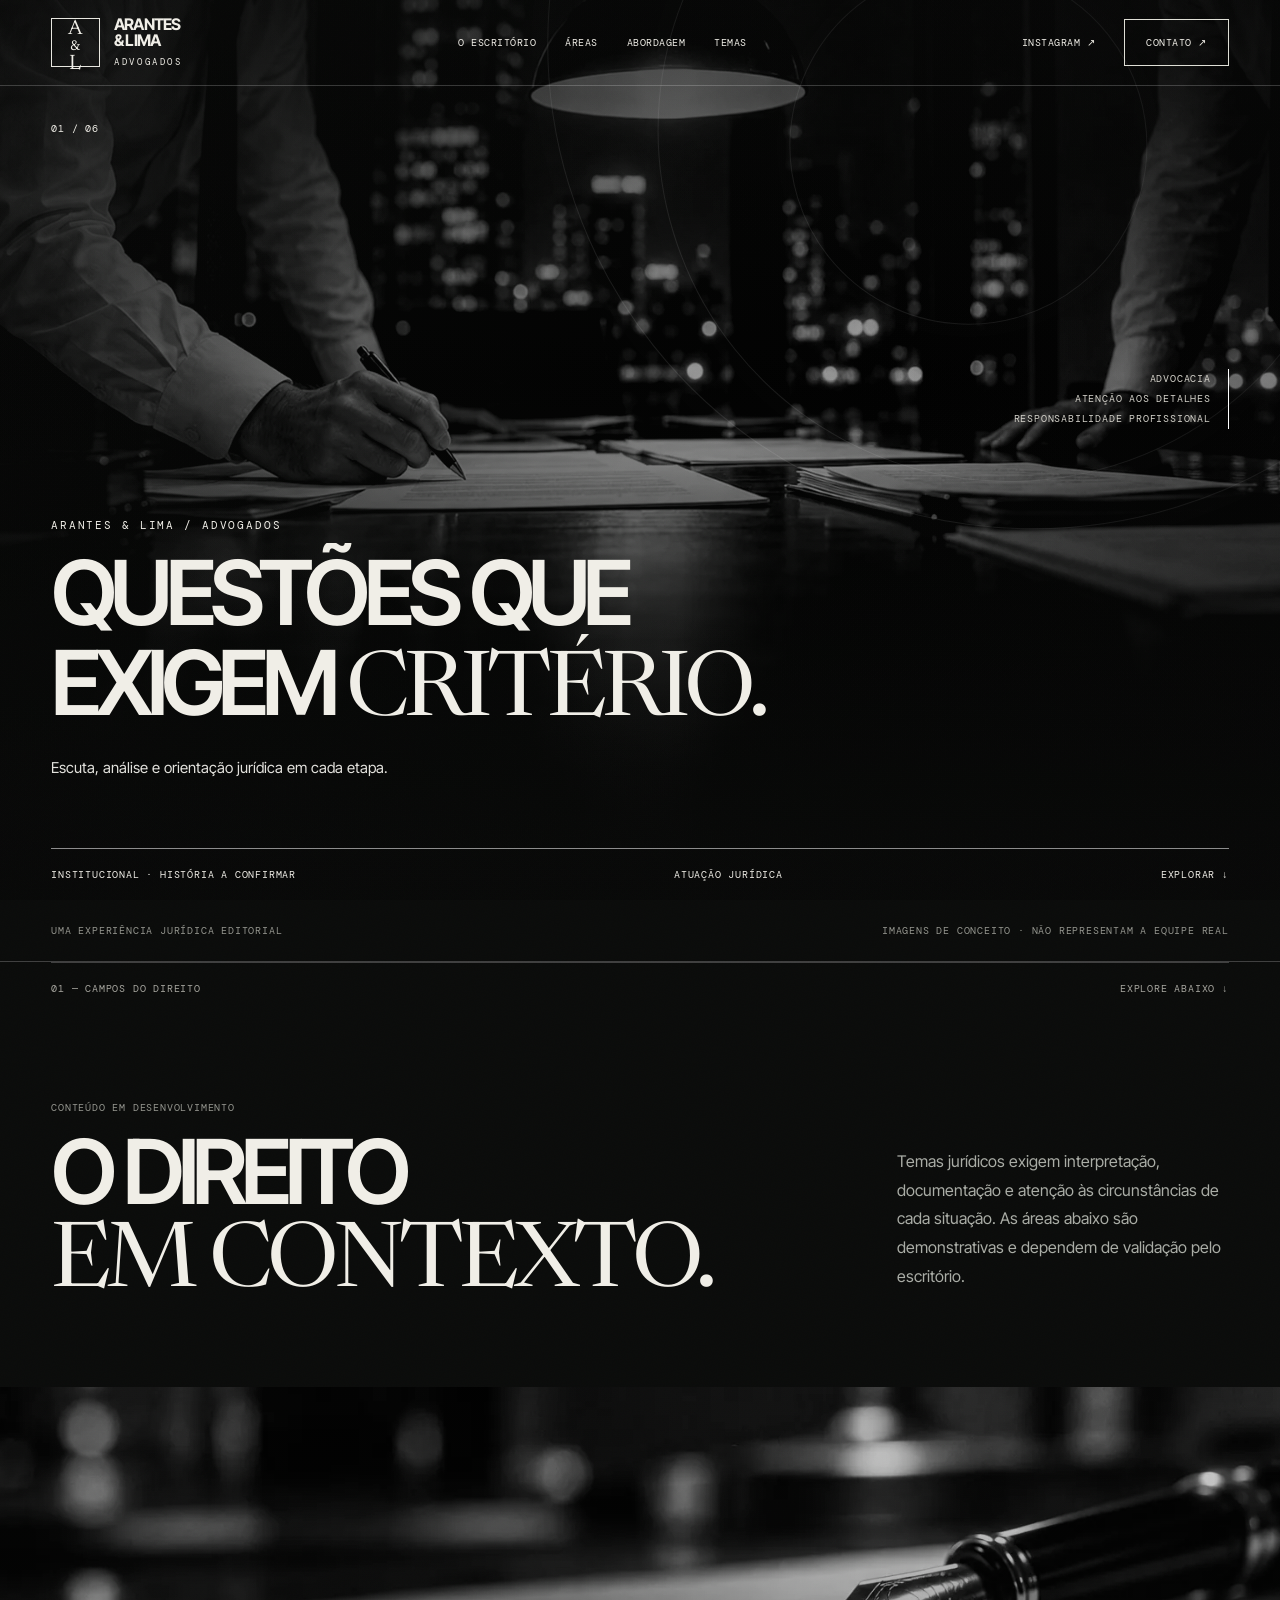
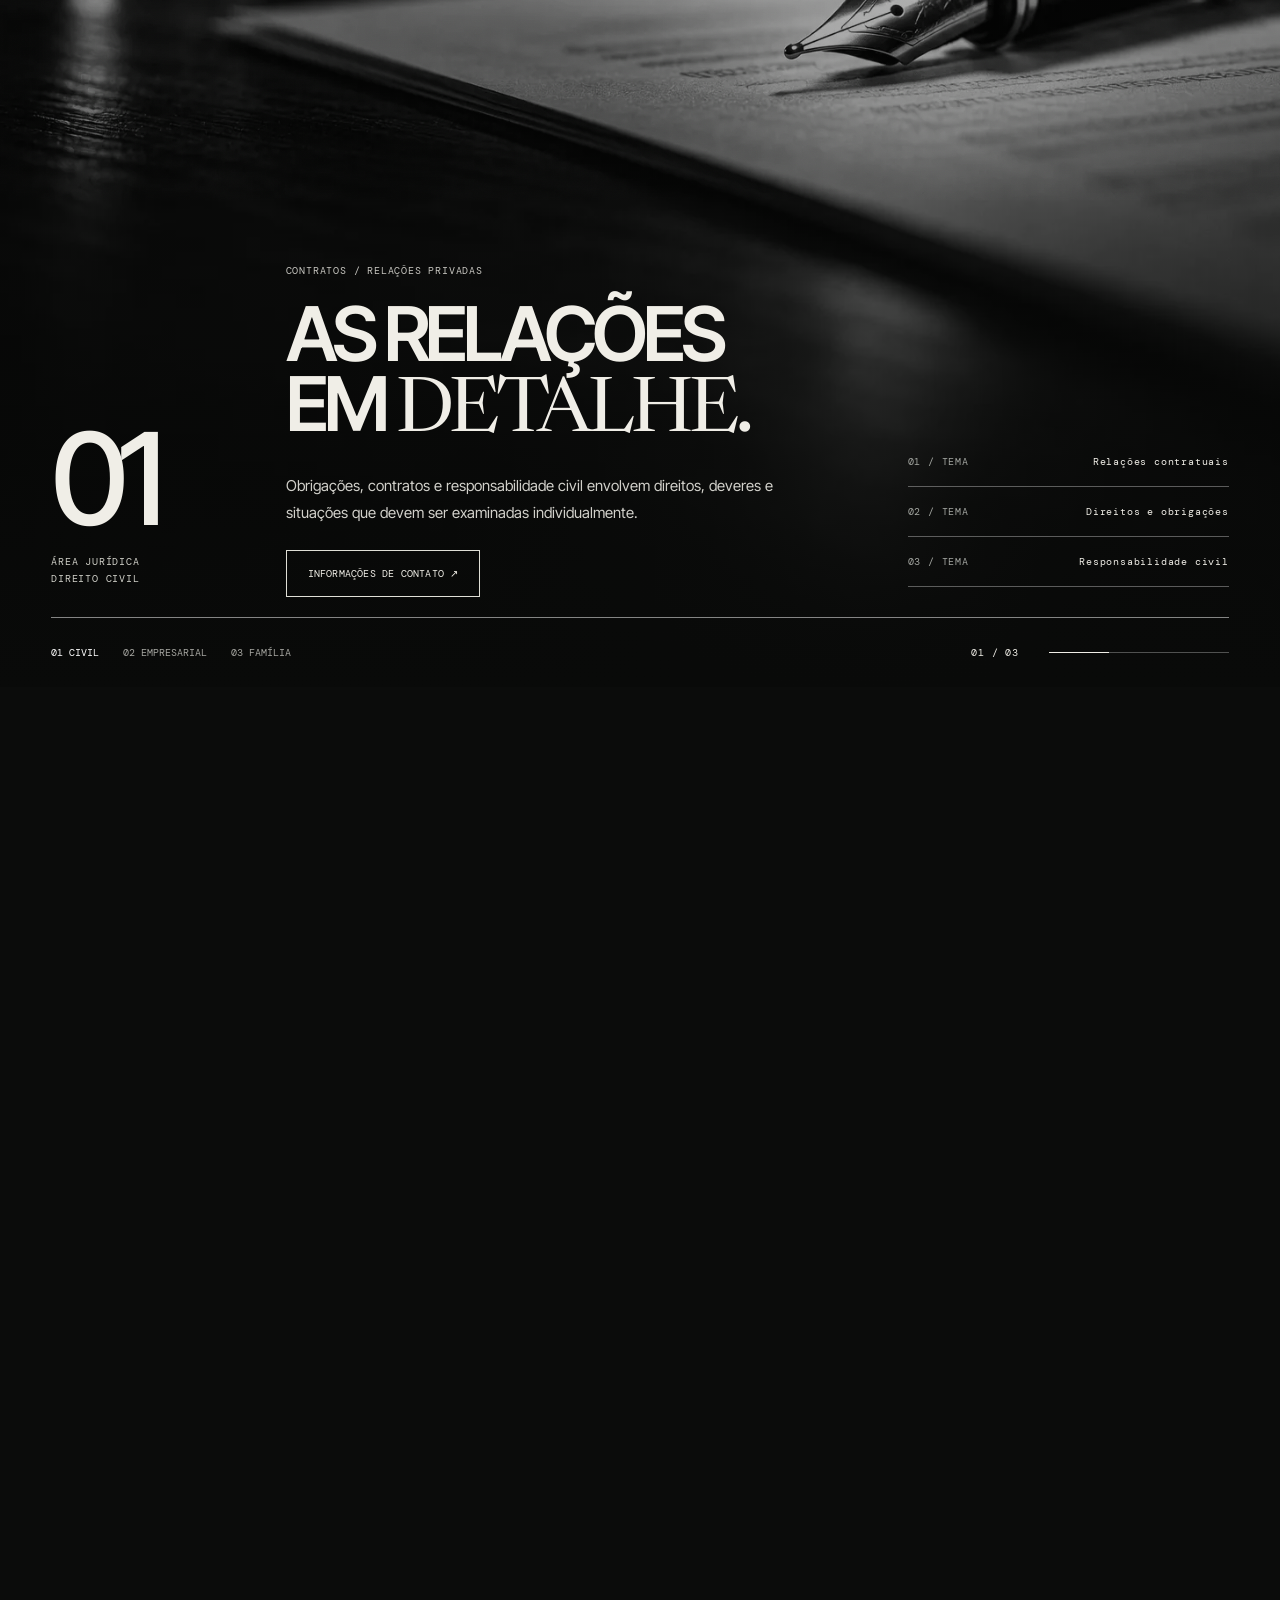
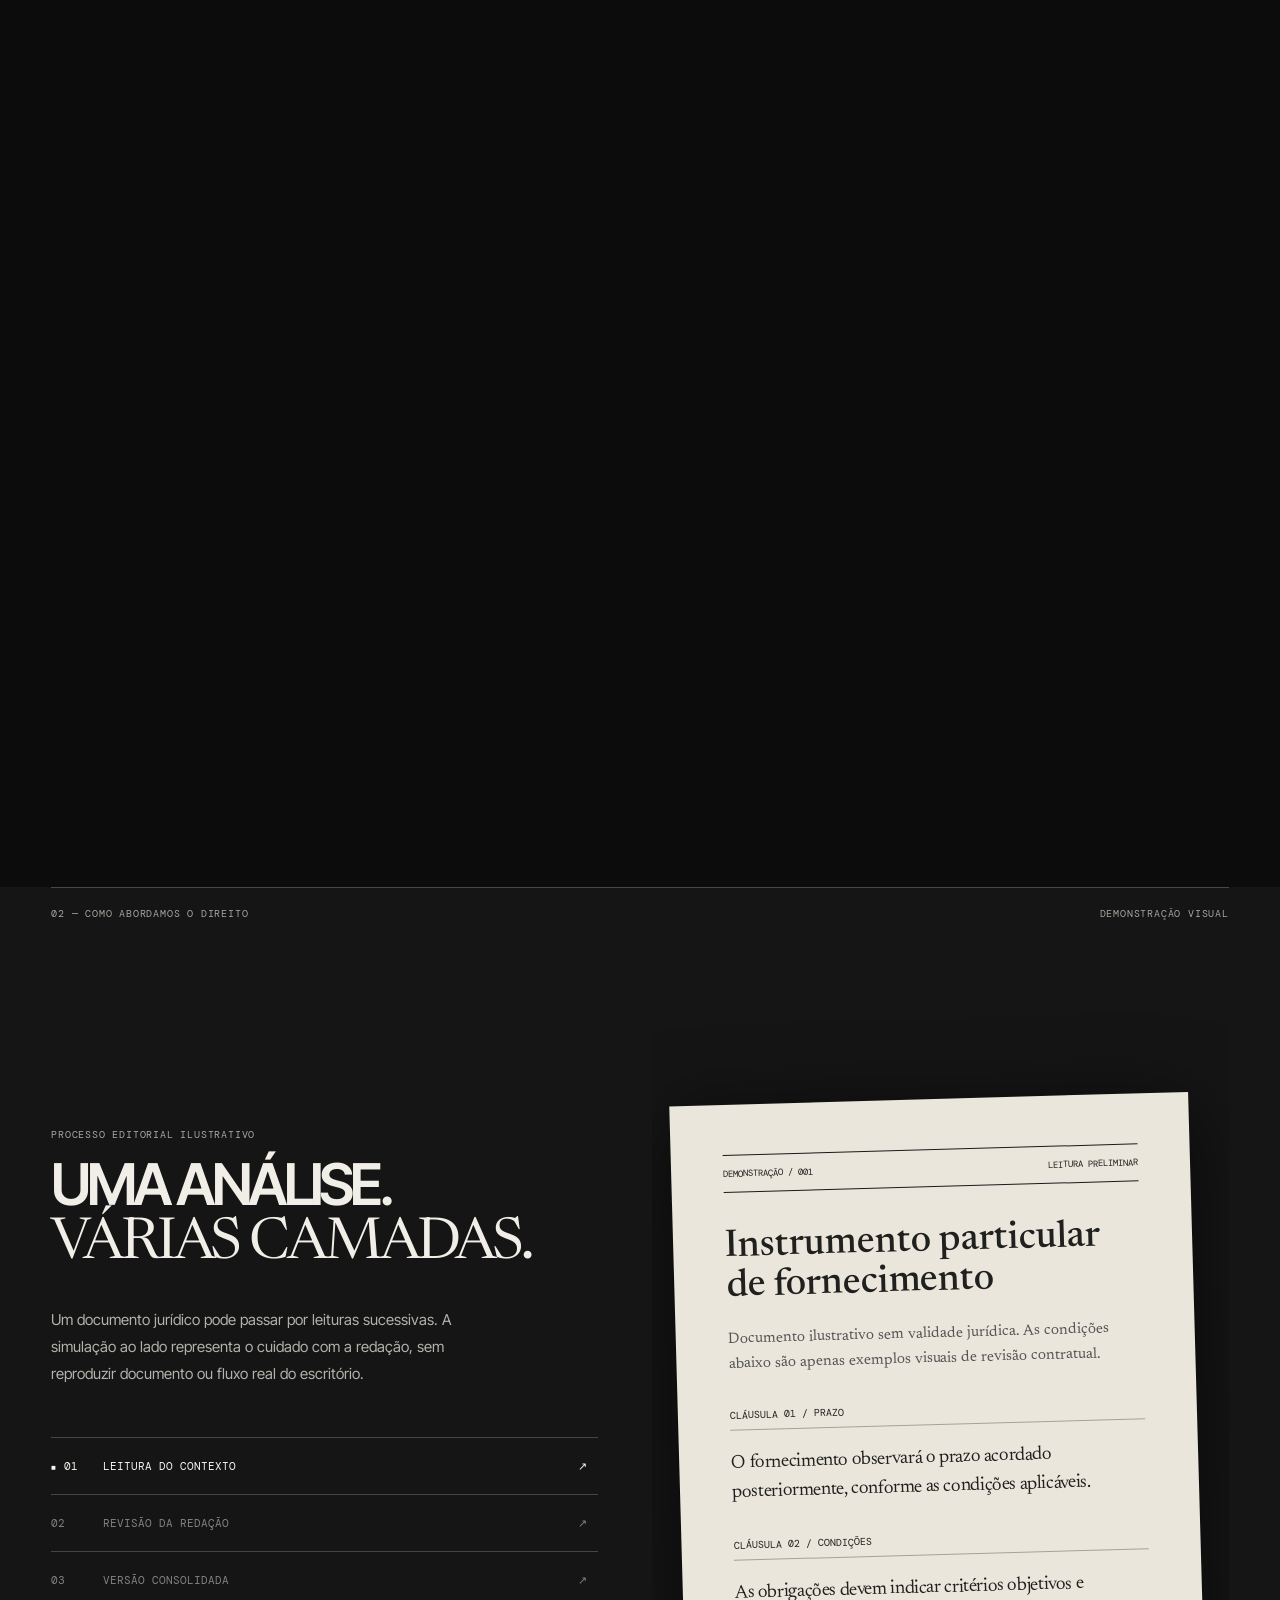
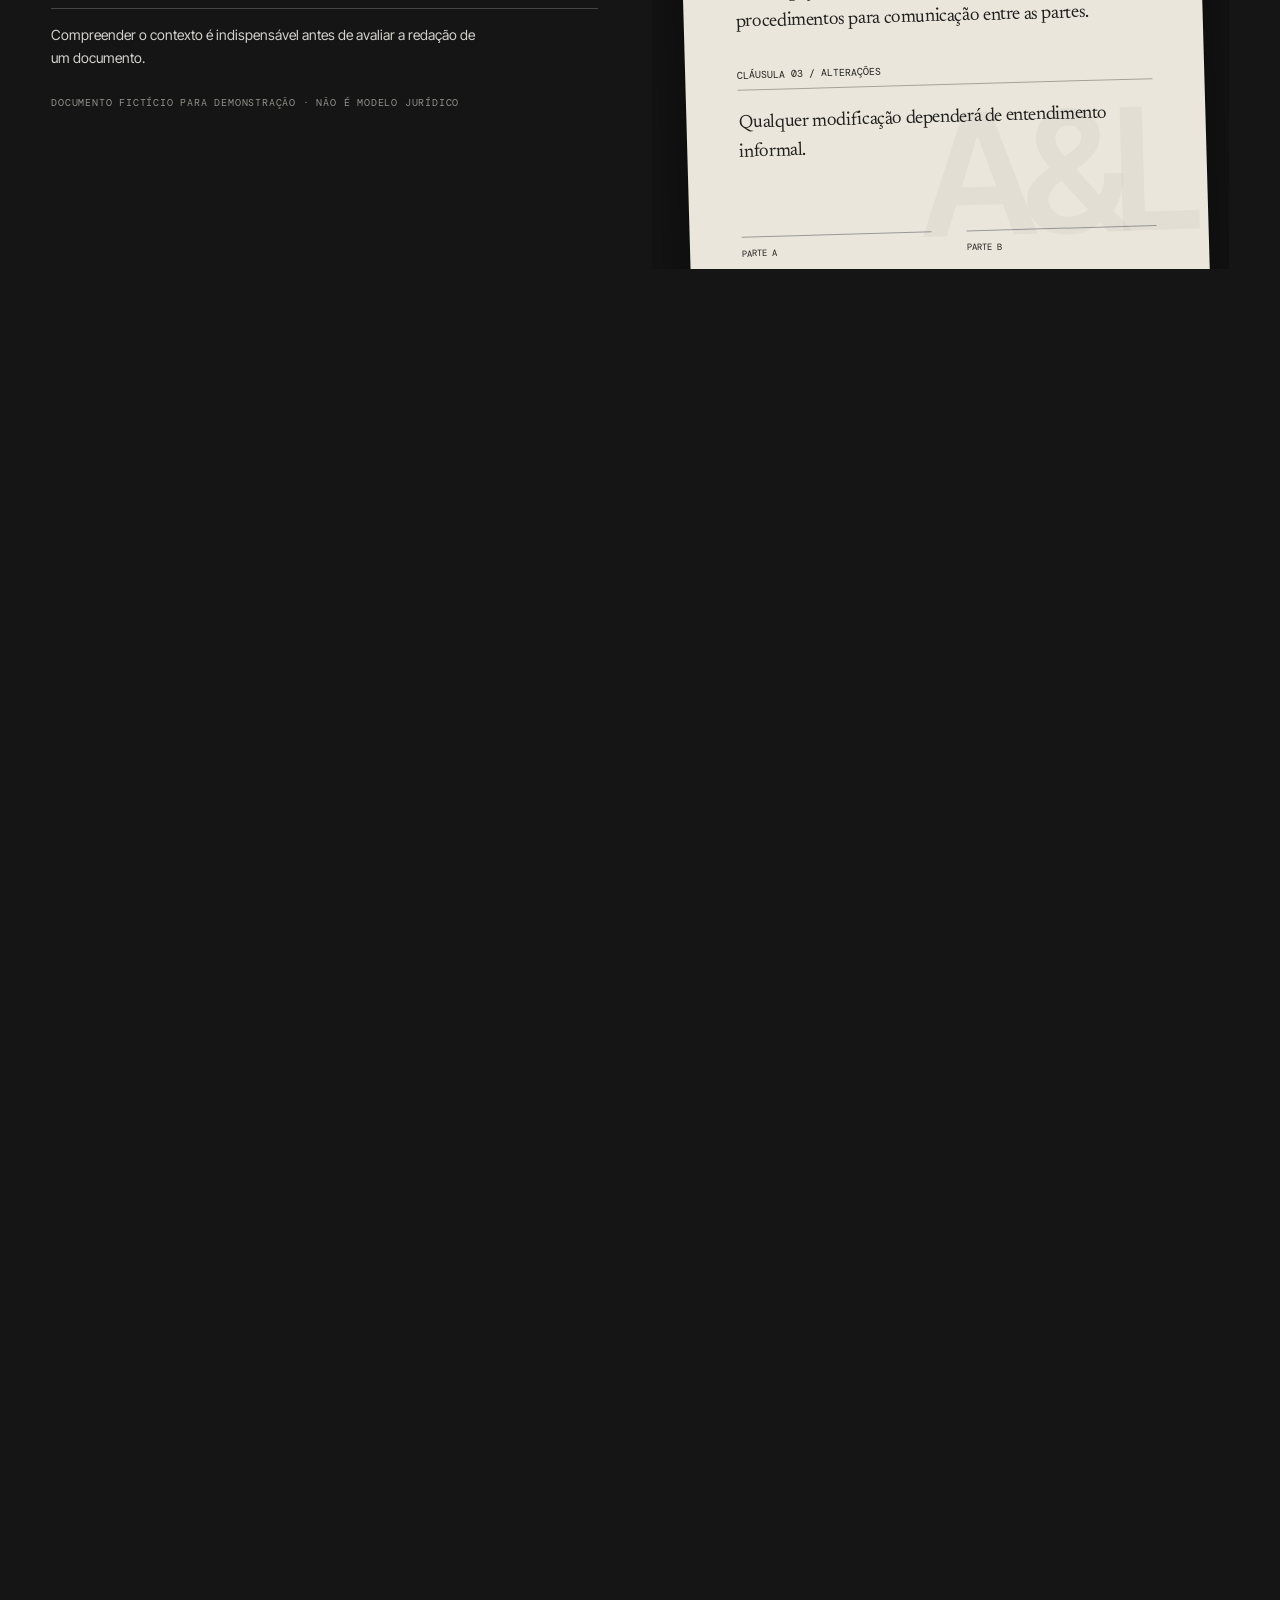
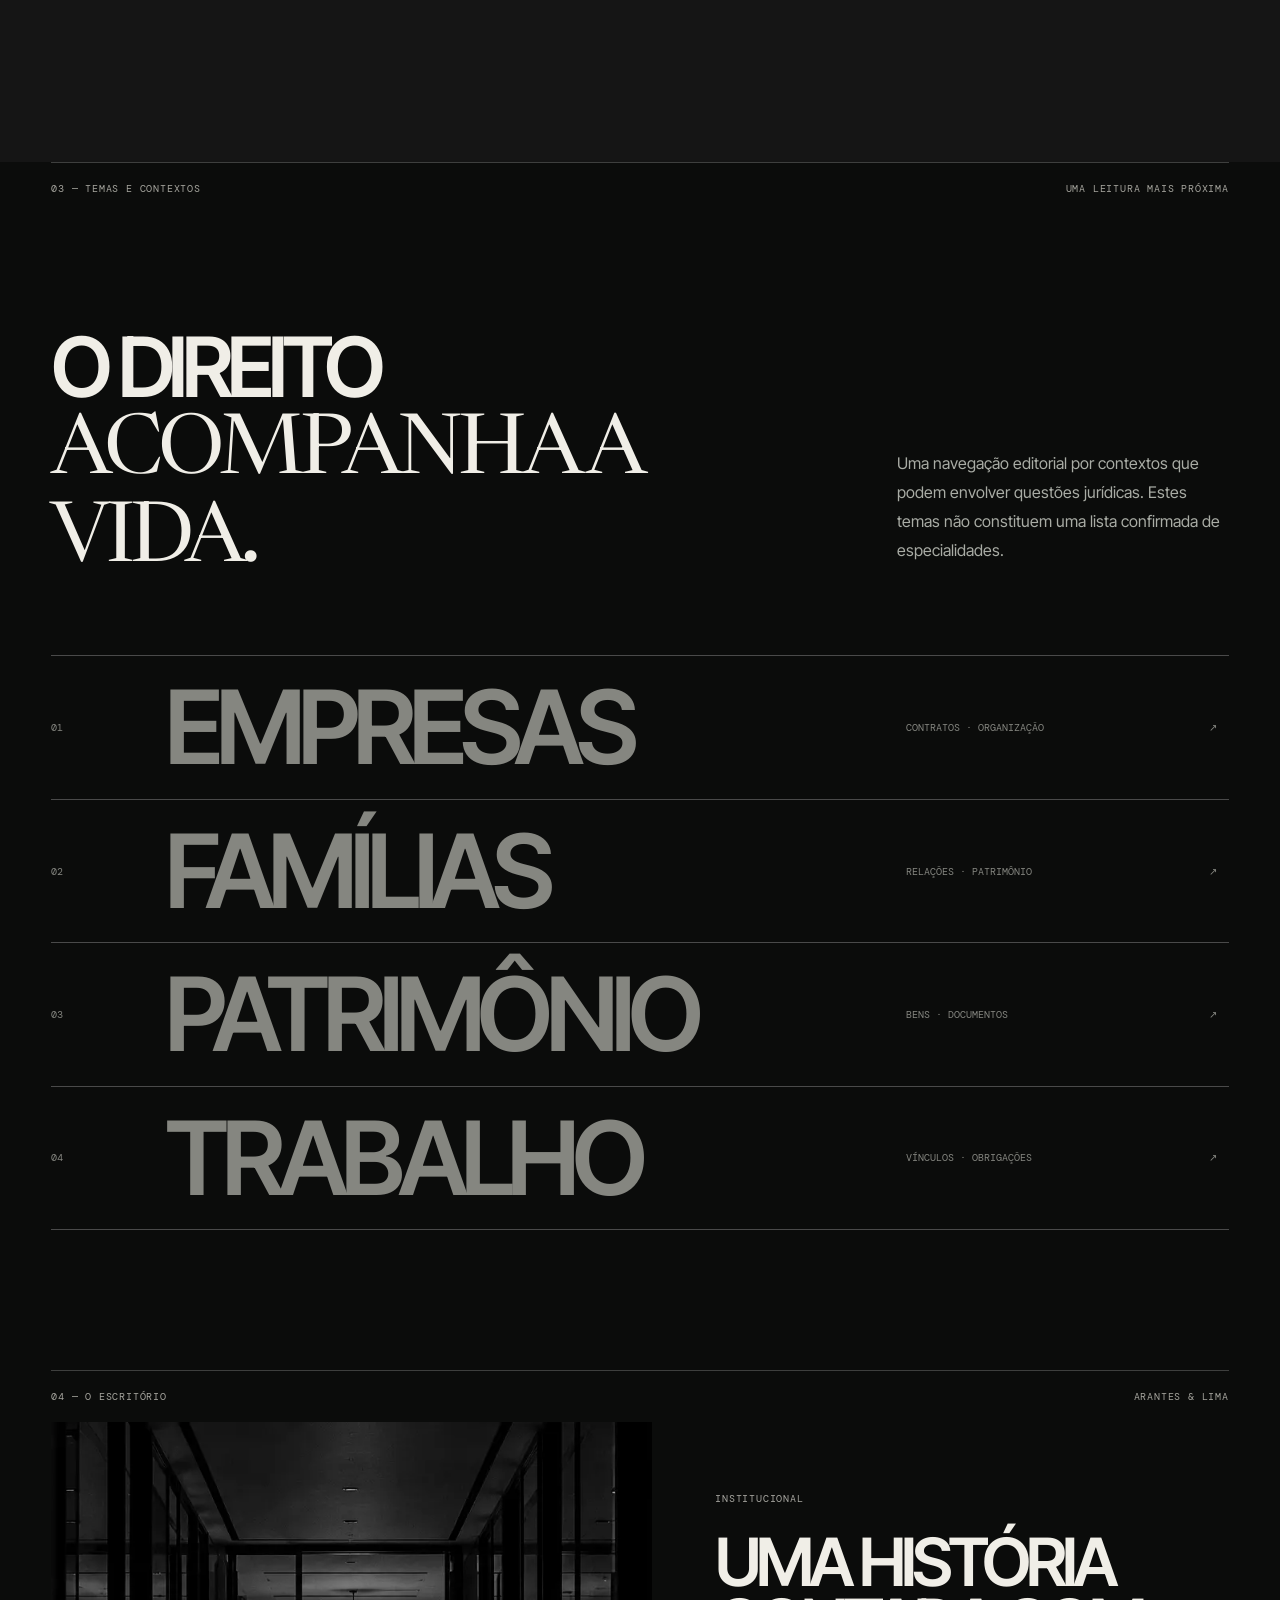
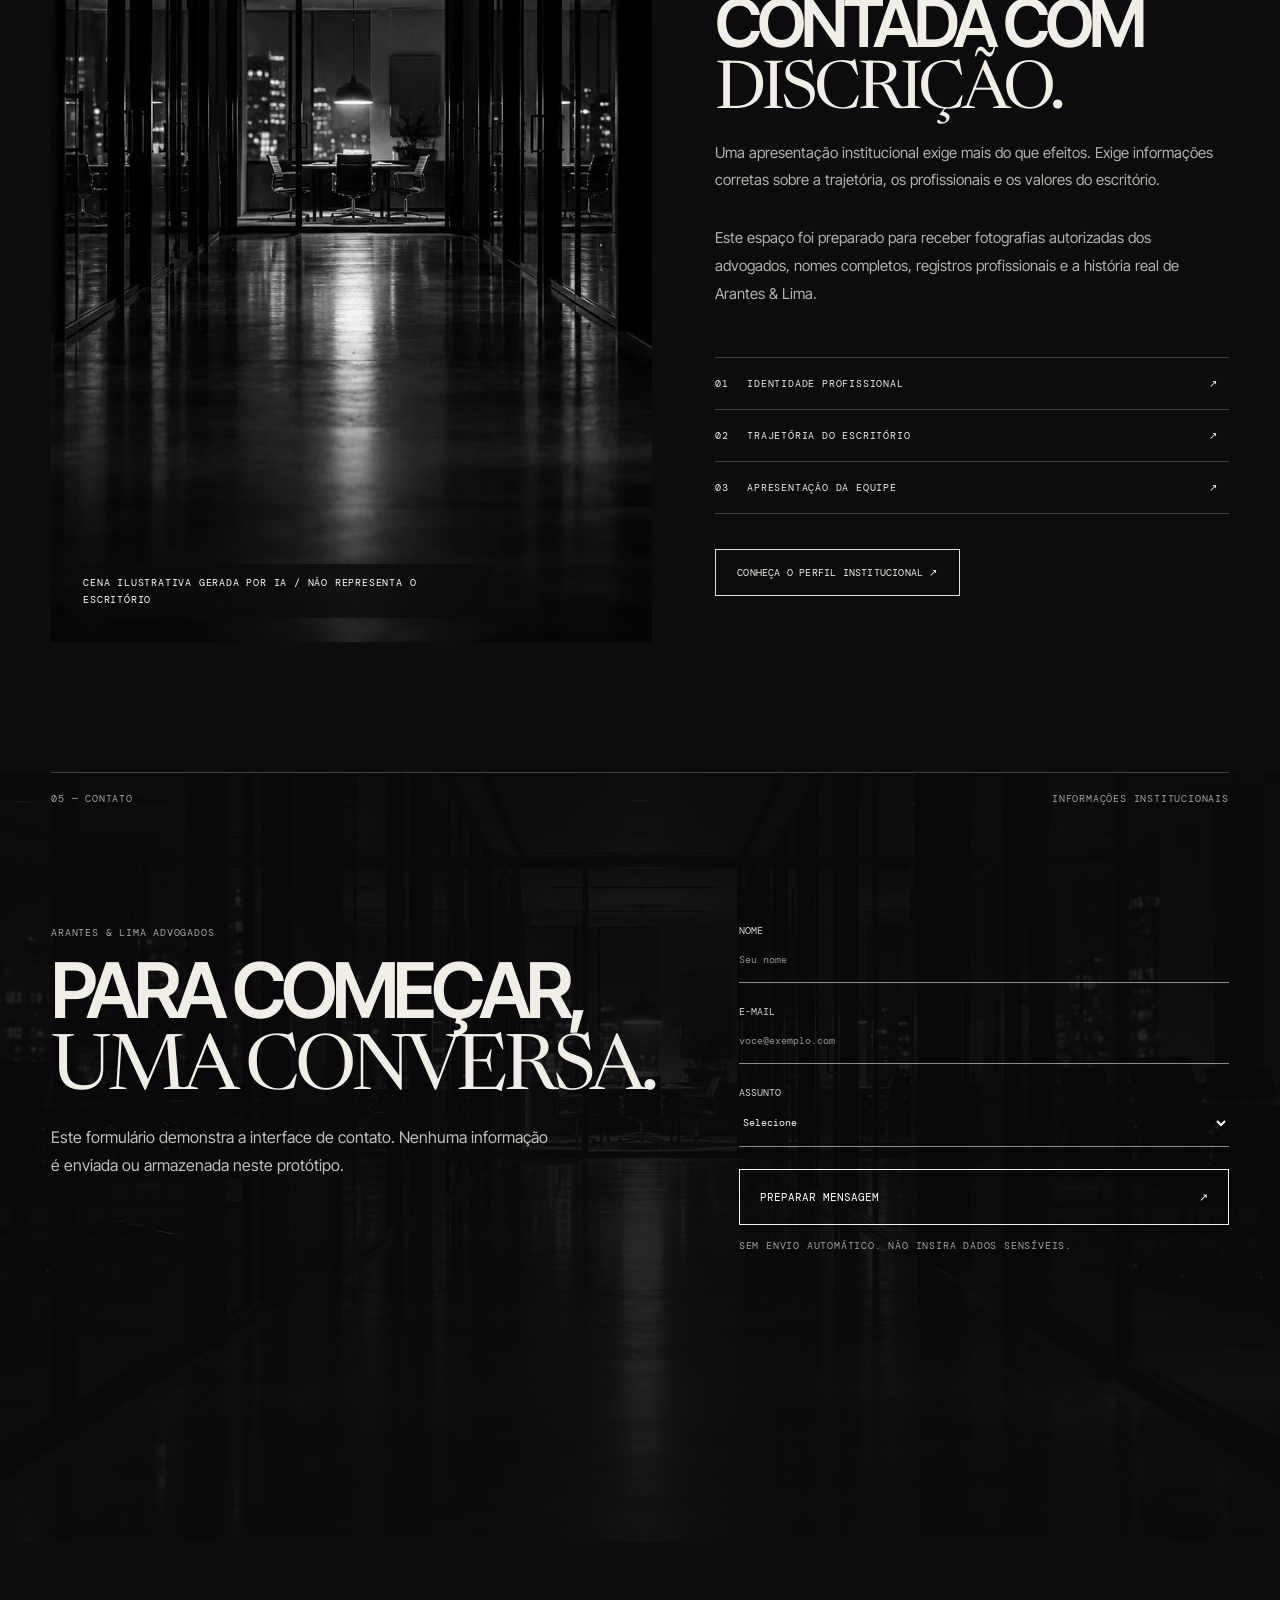
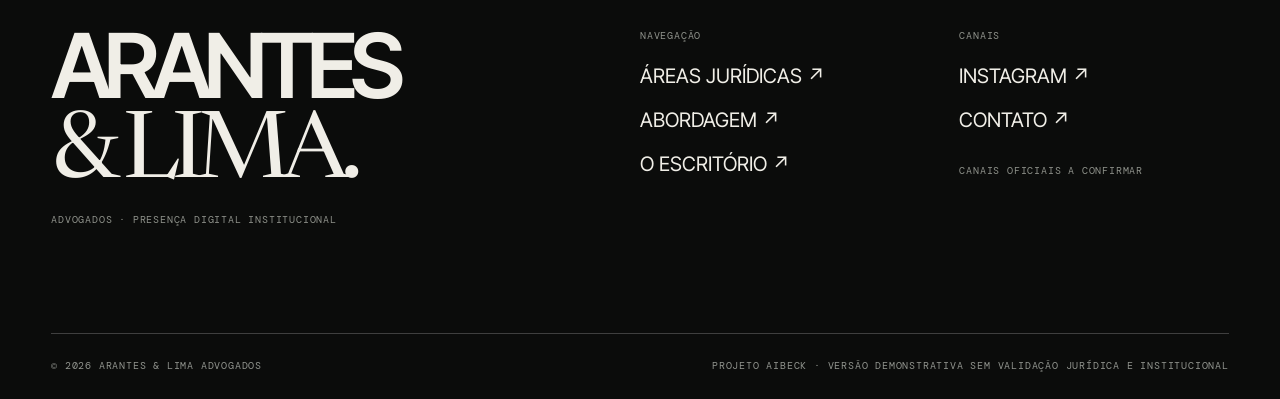
<file: site/portfolio/advocacia/index.html>
<!doctype html>
<html lang="pt-BR">
<head>
<meta name="robots" content="noindex,follow"/>
<meta charset="utf-8"><meta name="viewport" content="width=device-width,initial-scale=1">
<meta name="theme-color" content="#090a09"><meta name="description" content="Arantes & Lima Advogados. Informações institucionais e áreas jurídicas.">
<title>Arantes & Lima — Advocacia com perspectiva</title>
<link rel="preconnect" href="https://fonts.googleapis.com"><link rel="preconnect" href="https://fonts.gstatic.com" crossorigin>
<link href="https://fonts.googleapis.com/css2?family=DM+Mono:wght@400;500&family=Inter+Tight:wght@400;500;600;700&family=Newsreader:opsz,wght@6..72,400;6..72,500&display=swap" rel="stylesheet">
<link rel="preload" as="image" href="./public/img/hero.webp"><link rel="stylesheet" href="./src/style.css">
<script src="./src/main.js" defer></script>
</head>
<body>
<div class="grain" aria-hidden="true"></div><div class="scrollline" aria-hidden="true"><i></i></div>
<a class="skip" href="#principal">Pular para o conteúdo</a>
<header id="header" class="header"><a href="#inicio" class="brand" aria-label="Arantes e Lima, início"><span class="brand-symbol">A<span>&</span>L</span><span class="brand-name">ARANTES<br><b>& LIMA</b><small>ADVOGADOS</small></span></a><nav class="desktop-nav" aria-label="Menu principal"><a href="#escritorio">O ESCRITÓRIO</a><a href="#areas">ÁREAS</a><a href="#metodo">ABORDAGEM</a><a href="#setores">TEMAS</a></nav><div class="nav-right"><a href="#contato" target="_blank" rel="noopener">INSTAGRAM ↗</a><a class="outline nav-contact" href="#contato">CONTATO ↗</a><button class="menu-button" id="menuButton" aria-expanded="false" aria-controls="mobileMenu">MENU <span>☰</span></button></div></header>
<div class="mobile-menu" id="mobileMenu" hidden><a href="#inicio"><small>00</small> INÍCIO</a><a href="#areas"><small>01</small> ÁREAS</a><a href="#metodo"><small>02</small> ABORDAGEM</a><a href="#setores"><small>03</small> TEMAS</a><a href="#escritorio"><small>04</small> ESCRITÓRIO</a><a href="#contato"><small>05</small> CONTATO</a><div class="menu-foot">ARANTES & LIMA ADVOGADOS / VERSÃO DEMONSTRATIVA</div></div>
<main id="principal">
<section class="hero" id="inicio">
  <div class="hero-art" aria-hidden="true"><video class="hero-video" poster="./public/img/hero.webp" muted playsinline webkit-playsinline loop autoplay preload="metadata" disablepictureinpicture aria-hidden="true"><source media="(max-width: 850px)" src="./public/video/hero-mobile.mp4" type="video/mp4"><source src="./public/video/hero.mp4" type="video/mp4"></video><div class="photo hero-photo"></div><div class="hero-gradient"></div><div class="hero-geometry"><i></i><i></i><i></i></div></div>
  <button class="film-control" id="filmControl" type="button" aria-label="Ativar vídeo de abertura" hidden>▶ ATIVAR CENA</button><div class="hero-side mono">ADVOCACIA<br>ATENÇÃO AOS DETALHES<br>RESPONSABILIDADE PROFISSIONAL</div>
  <div class="hero-copy"><p class="kicker" data-scramble>ARANTES & LIMA / ADVOGADOS</p><h1><span class="mask"><span>QUESTÕES QUE</span></span><span class="mask"><span>EXIGEM <em>CRITÉRIO.</em></span></span></h1><p class="hero-sub">Escuta, análise e orientação jurídica em cada etapa.</p></div>
  <div class="hero-footer mono"><span>INSTITUCIONAL · HISTÓRIA A CONFIRMAR</span><span>ATUAÇÃO JURÍDICA</span><a href="#areas">EXPLORAR <span class="down">↓</span></a></div>
  <span class="hero-corner mono">01 / 06</span>
</section>
<div class="intro-strip mono"><span>UMA EXPERIÊNCIA JURÍDICA EDITORIAL</span><span>IMAGENS DE CONCEITO · NÃO REPRESENTAM A EQUIPE REAL</span></div>
<section class="areas-intro" id="areas"><div class="section-top mono"><span>01 — CAMPOS DO DIREITO</span><span>EXPLORE ABAIXO ↓</span></div><div class="intro-head"><div><p class="mono muted">CONTEÚDO EM DESENVOLVIMENTO</p><h2>O DIREITO<br><em>EM CONTEXTO.</em></h2></div><p>Temas jurídicos exigem interpretação, documentação e atenção às circunstâncias de cada situação. As áreas abaixo são demonstrativas e dependem de validação pelo escritório.</p></div></section>
<section class="dossier-track" id="dossies" aria-label="Áreas jurídicas interativas"><div class="dossier-sticky"><article class="dossier is-active" data-i="0"><div class="photo dossier-photo dossier-photo-a"></div><div class="photo-shade"></div><div class="dossier-content"><div class="dossier-number"><strong>01</strong><span class="mono">ÁREA JURÍDICA<br>DIREITO CIVIL</span></div><div class="dossier-main"><div class="mono eyebrow">CONTRATOS / RELAÇÕES PRIVADAS</div><h3>AS RELAÇÕES<br>EM <em>DETALHE.</em></h3><p>Obrigações, contratos e responsabilidade civil envolvem direitos, deveres e situações que devem ser examinadas individualmente.</p><a class="outline" href="#contato">INFORMAÇÕES DE CONTATO ↗</a></div><dl class="dossier-meta mono"><div><dt>01 / TEMA</dt><dd>Relações contratuais</dd></div><div><dt>02 / TEMA</dt><dd>Direitos e obrigações</dd></div><div><dt>03 / TEMA</dt><dd>Responsabilidade civil</dd></div></dl></div></article>
<article class="dossier" data-i="1"><div class="photo dossier-photo dossier-photo-b"></div><div class="photo-shade"></div><div class="dossier-content"><div class="dossier-number"><strong>02</strong><span class="mono">ÁREA JURÍDICA<br>DIREITO EMPRESARIAL</span></div><div class="dossier-main"><div class="mono eyebrow">EMPRESAS / DOCUMENTAÇÃO</div><h3>DECISÕES<br><em>DOCUMENTADAS.</em></h3><p>Questões empresariais podem envolver contratos, organização societária e relações comerciais, conforme a atividade e o contexto.</p><a class="outline" href="#contato">INFORMAÇÕES DE CONTATO ↗</a></div><dl class="dossier-meta mono"><div><dt>01 / TEMA</dt><dd>Contratos comerciais</dd></div><div><dt>02 / TEMA</dt><dd>Relações societárias</dd></div><div><dt>03 / TEMA</dt><dd>Obrigações empresariais</dd></div></dl></div></article>
<article class="dossier" data-i="2"><div class="photo dossier-photo dossier-photo-c"></div><div class="photo-shade"></div><div class="dossier-content"><div class="dossier-number"><strong>03</strong><span class="mono">ÁREA JURÍDICA<br>DIREITO DE FAMÍLIA</span></div><div class="dossier-main"><div class="mono eyebrow">FAMÍLIA / PATRIMÔNIO</div><h3>CADA HISTÓRIA<br><em>É SINGULAR.</em></h3><p>Relações familiares e questões patrimoniais exigem sensibilidade, reserva e compreensão dos aspectos particulares de cada demanda.</p><a class="outline" href="#contato">INFORMAÇÕES DE CONTATO ↗</a></div><dl class="dossier-meta mono"><div><dt>01 / TEMA</dt><dd>Relações familiares</dd></div><div><dt>02 / TEMA</dt><dd>Questões patrimoniais</dd></div><div><dt>03 / TEMA</dt><dd>Planejamento sucessório</dd></div></dl></div></article>
<div class="dossier-controls mono"><div class="dossier-tabs"><button data-go="0" class="active">01 CIVIL</button><button data-go="1">02 EMPRESARIAL</button><button data-go="2">03 FAMÍLIA</button></div><span class="dossier-prog">01 / 03</span><div class="progress"><i></i></div></div></div></section>
<section class="process-section" id="metodo"><div class="section-top mono"><span>02 — COMO ABORDAMOS O DIREITO</span><span>DEMONSTRAÇÃO VISUAL</span></div><div class="process-inner"><div class="process-left"><p class="mono overline">PROCESSO EDITORIAL ILUSTRATIVO</p><h2>UMA ANÁLISE.<br><em>VÁRIAS CAMADAS.</em></h2><p class="process-lead">Um documento jurídico pode passar por leituras sucessivas. A simulação ao lado representa o cuidado com a redação, sem reproduzir documento ou fluxo real do escritório.</p><div class="steps"><button class="step active" data-step="0"><span>01</span><b>LEITURA DO CONTEXTO</b><span>↗</span></button><button class="step" data-step="1"><span>02</span><b>REVISÃO DA REDAÇÃO</b><span>↗</span></button><button class="step" data-step="2"><span>03</span><b>VERSÃO CONSOLIDADA</b><span>↗</span></button></div><p class="step-caption" id="stepCaption">Compreender o contexto é indispensável antes de avaliar a redação de um documento.</p><div class="mono step-caveat">DOCUMENTO FICTÍCIO PARA DEMONSTRAÇÃO · NÃO É MODELO JURÍDICO</div></div><div class="paper-column"><div class="contract" id="contract"><div class="paper-top"><span>DEMONSTRAÇÃO / 001</span><span id="paperVersion">LEITURA PRELIMINAR</span></div><div class="paper-title">Instrumento particular<br>de fornecimento</div><p>Documento ilustrativo sem validade jurídica. As condições abaixo são apenas exemplos visuais de revisão contratual.</p><div class="clause"><div class="clause-label">CLÁUSULA 01 / PRAZO</div><p>O fornecimento observará <del>o prazo acordado posteriormente</del><ins>o prazo definido por escrito entre as partes</ins>, conforme as condições aplicáveis.</p><span class="comment">PRECISÃO NA REDAÇÃO ↙</span></div><div class="clause"><div class="clause-label">CLÁUSULA 02 / CONDIÇÕES</div><p>As obrigações devem indicar critérios objetivos e procedimentos para comunicação entre as partes.</p></div><div class="clause"><div class="clause-label">CLÁUSULA 03 / ALTERAÇÕES</div><p>Qualquer modificação dependerá de <del>entendimento informal</del><ins>instrumento formalizado entre os interessados</ins>.</p><span class="comment">FORMA DE REGISTRO ↙</span></div><div class="paper-foot"><span>PARTE A<br><i class="signature"></i></span><span>PARTE B<br><i class="signature"></i></span></div><div class="watermark">A&amp;L</div></div></div></div></section>
<section class="topics" id="setores"><div class="section-top mono"><span>03 — TEMAS E CONTEXTOS</span><span>UMA LEITURA MAIS PRÓXIMA</span></div><div class="topics-top"><h2>O DIREITO<br><em>ACOMPANHA A VIDA.</em></h2><p>Uma navegação editorial por contextos que podem envolver questões jurídicas. Estes temas não constituem uma lista confirmada de especialidades.</p></div><div class="topic-list"><a class="topic" href="#contato" data-photo="business"><span>01</span><strong>EMPRESAS</strong><small>CONTRATOS · ORGANIZAÇÃO</small><b>↗</b></a><a class="topic" href="#contato" data-photo="family"><span>02</span><strong>FAMÍLIAS</strong><small>RELAÇÕES · PATRIMÔNIO</small><b>↗</b></a><a class="topic" href="#contato" data-photo="property"><span>03</span><strong>PATRIMÔNIO</strong><small>BENS · DOCUMENTOS</small><b>↗</b></a><a class="topic" href="#contato" data-photo="work"><span>04</span><strong>TRABALHO</strong><small>VÍNCULOS · OBRIGAÇÕES</small><b>↗</b></a></div><div class="hover-photo" aria-hidden="true"></div></section>
<section class="office" id="escritorio"><div class="section-top mono"><span>04 — O ESCRITÓRIO</span><span>ARANTES & LIMA</span></div><div class="office-grid"><div class="office-photo photo"><div class="office-photo-label mono">CENA ILUSTRATIVA GERADA POR IA / NÃO REPRESENTA O ESCRITÓRIO</div></div><div class="office-body"><p class="mono overline">INSTITUCIONAL</p><h2>UMA HISTÓRIA<br>CONTADA COM<br><em>DISCRIÇÃO.</em></h2><p>Uma apresentação institucional exige mais do que efeitos. Exige informações corretas sobre a trajetória, os profissionais e os valores do escritório.</p><p>Este espaço foi preparado para receber fotografias autorizadas dos advogados, nomes completos, registros profissionais e a história real de Arantes & Lima.</p><div class="office-points mono"><div><span>01</span><span>IDENTIDADE PROFISSIONAL</span><span>↗</span></div><div><span>02</span><span>TRAJETÓRIA DO ESCRITÓRIO</span><span>↗</span></div><div><span>03</span><span>APRESENTAÇÃO DA EQUIPE</span><span>↗</span></div></div><a href="#contato" class="outline" target="_blank" rel="noopener">CONHEÇA O PERFIL INSTITUCIONAL ↗</a></div></div></section>
<section class="contact" id="contato"><div class="photo contact-photo"></div><div class="contact-shade"></div><div class="section-top mono"><span>05 — CONTATO</span><span>INFORMAÇÕES INSTITUCIONAIS</span></div><div class="contact-grid"><div><div class="mono overline">ARANTES & LIMA ADVOGADOS</div><h2>PARA COMEÇAR,<br><em>UMA CONVERSA.</em></h2><p>Este formulário demonstra a interface de contato. Nenhuma informação é enviada ou armazenada neste protótipo.</p></div><form id="contactForm"><label>NOME<input required autocomplete="name" maxlength="90" name="nome" placeholder="Seu nome"></label><label>E-MAIL<input type="email" required autocomplete="email" maxlength="150" name="email" placeholder="voce@exemplo.com"></label><label>ASSUNTO<select required name="assunto"><option value="">Selecione</option><option>Informações institucionais</option><option>Direito Civil</option><option>Direito Empresarial</option><option>Direito de Família</option><option>Outro assunto</option></select></label><button type="submit">PREPARAR MENSAGEM <span>↗</span></button><p id="formFeedback" role="status" class="form-feedback"></p><p class="mono smallnote">SEM ENVIO AUTOMÁTICO. NÃO INSIRA DADOS SENSÍVEIS.</p></form></div></section>
</main>
<footer><div class="footer-main"><div><div class="footer-brand">ARANTES<br><em>& LIMA.</em></div><p class="mono">ADVOGADOS · PRESENÇA DIGITAL INSTITUCIONAL</p></div><div><span class="mono footer-label">NAVEGAÇÃO</span><a href="#areas">ÁREAS JURÍDICAS ↗</a><a href="#metodo">ABORDAGEM ↗</a><a href="#escritorio">O ESCRITÓRIO ↗</a></div><div><span class="mono footer-label">CANAIS</span><a href="#contato" target="_blank" rel="noopener">INSTAGRAM ↗</a><a href="#contato">CONTATO ↗</a><p class="mono">CANAIS OFICIAIS A CONFIRMAR</p></div></div><div class="footer-bottom mono"><span>© <span id="year"></span> ARANTES & LIMA ADVOGADOS</span><span>PROJETO AIBECK · VERSÃO DEMONSTRATIVA SEM VALIDAÇÃO JURÍDICA E INSTITUCIONAL</span></div></footer>
</body></html>
</file>
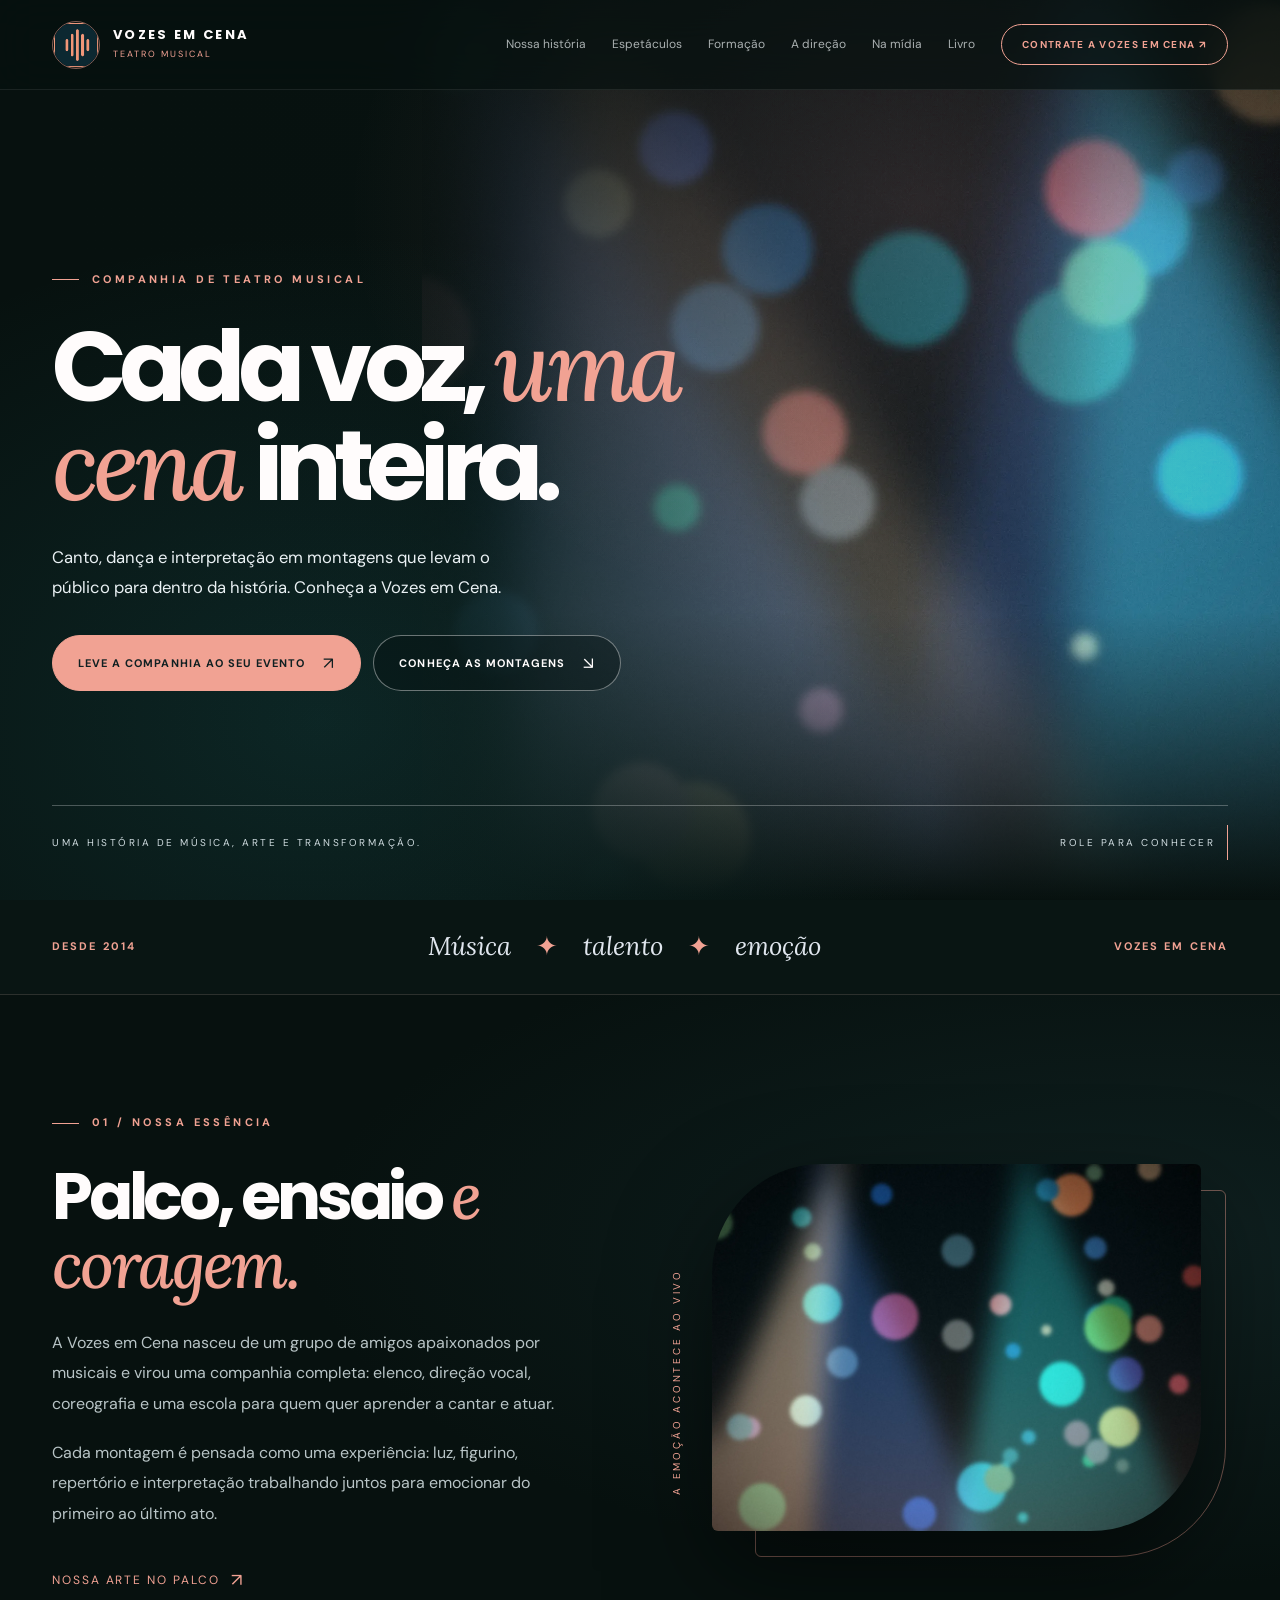
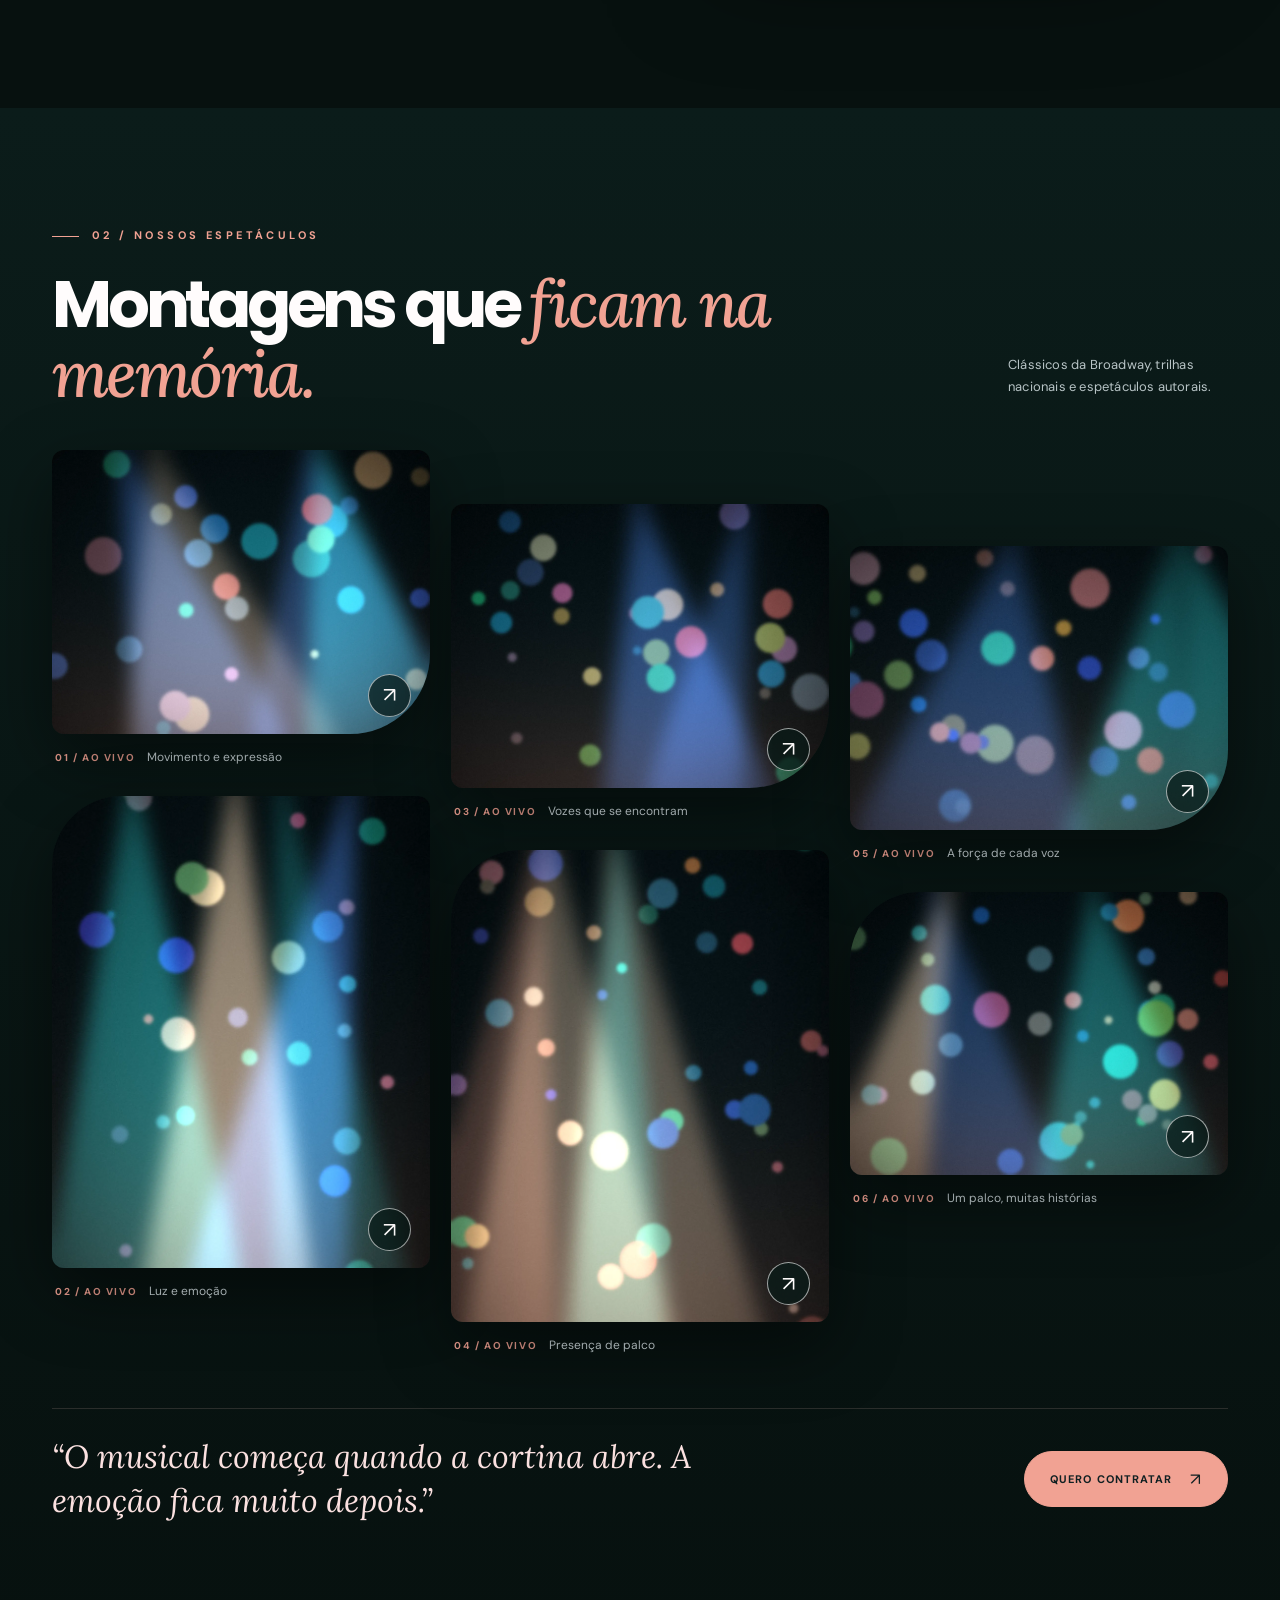
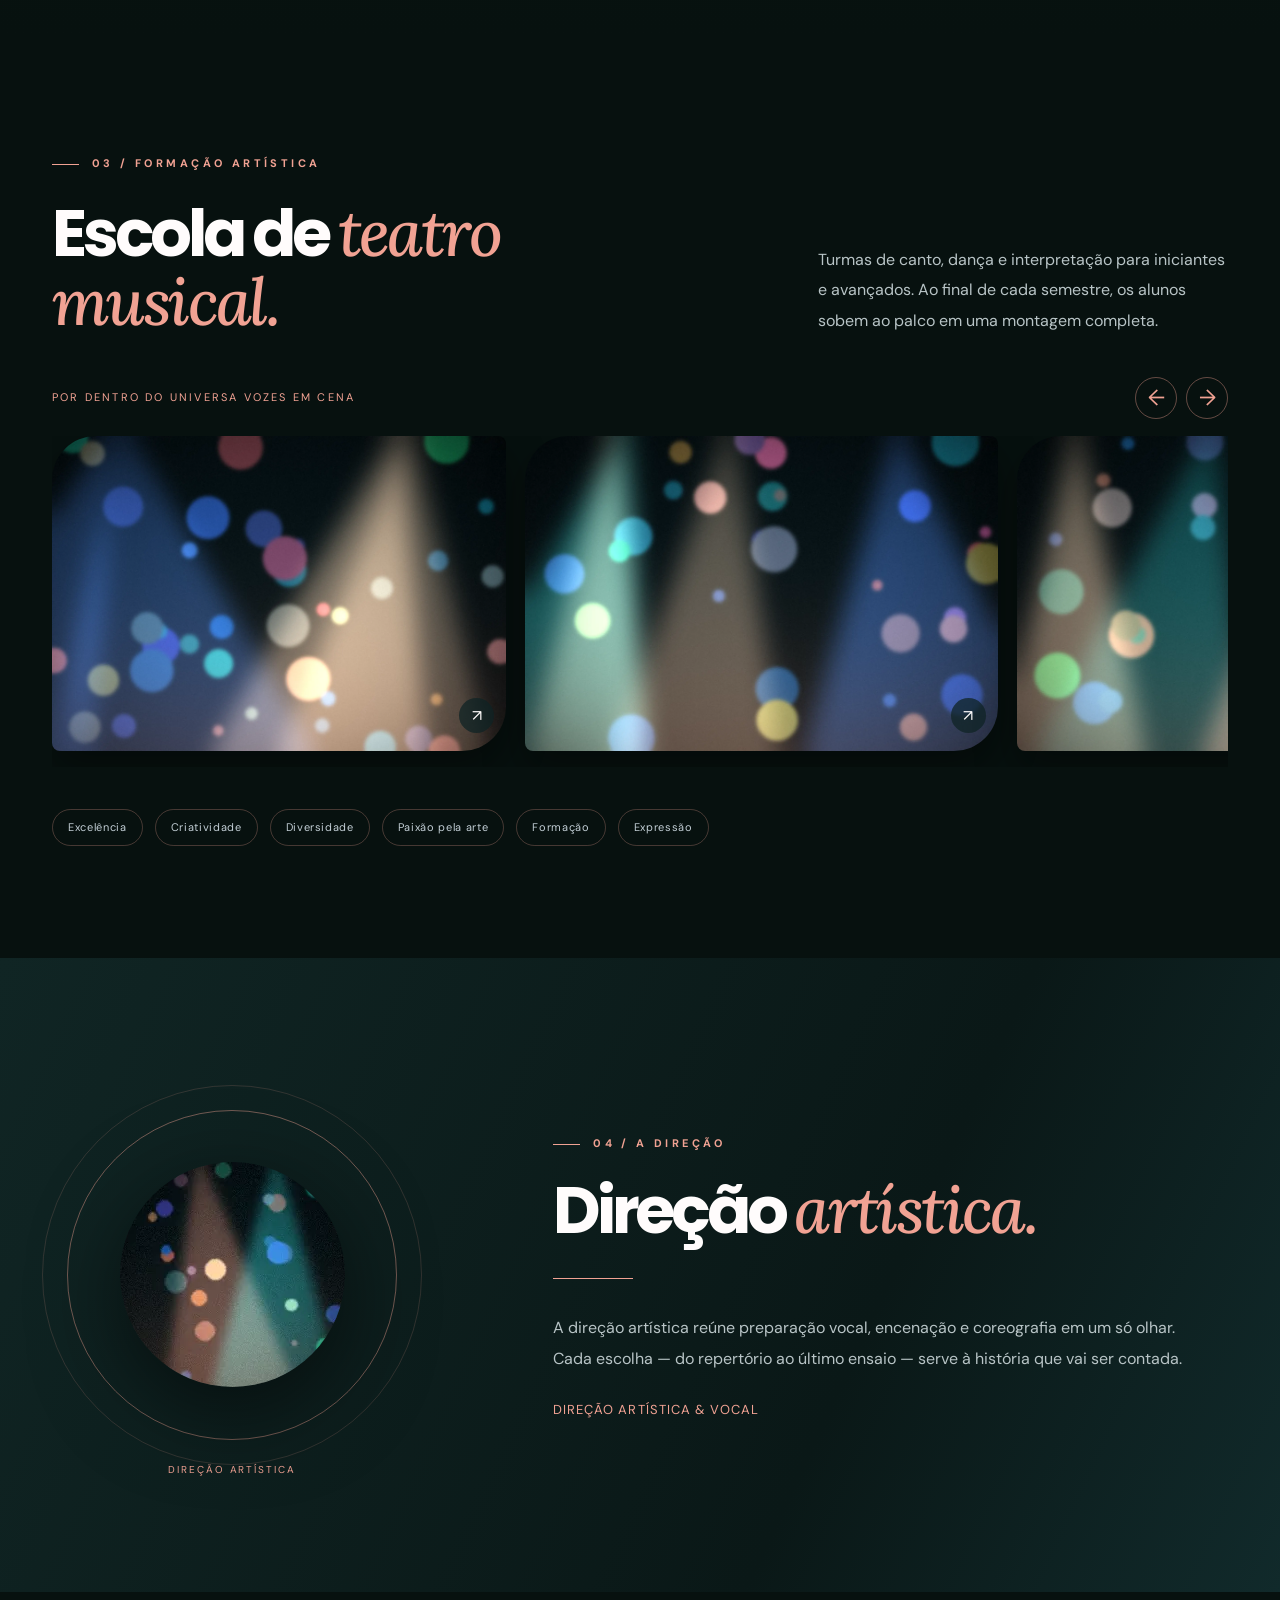
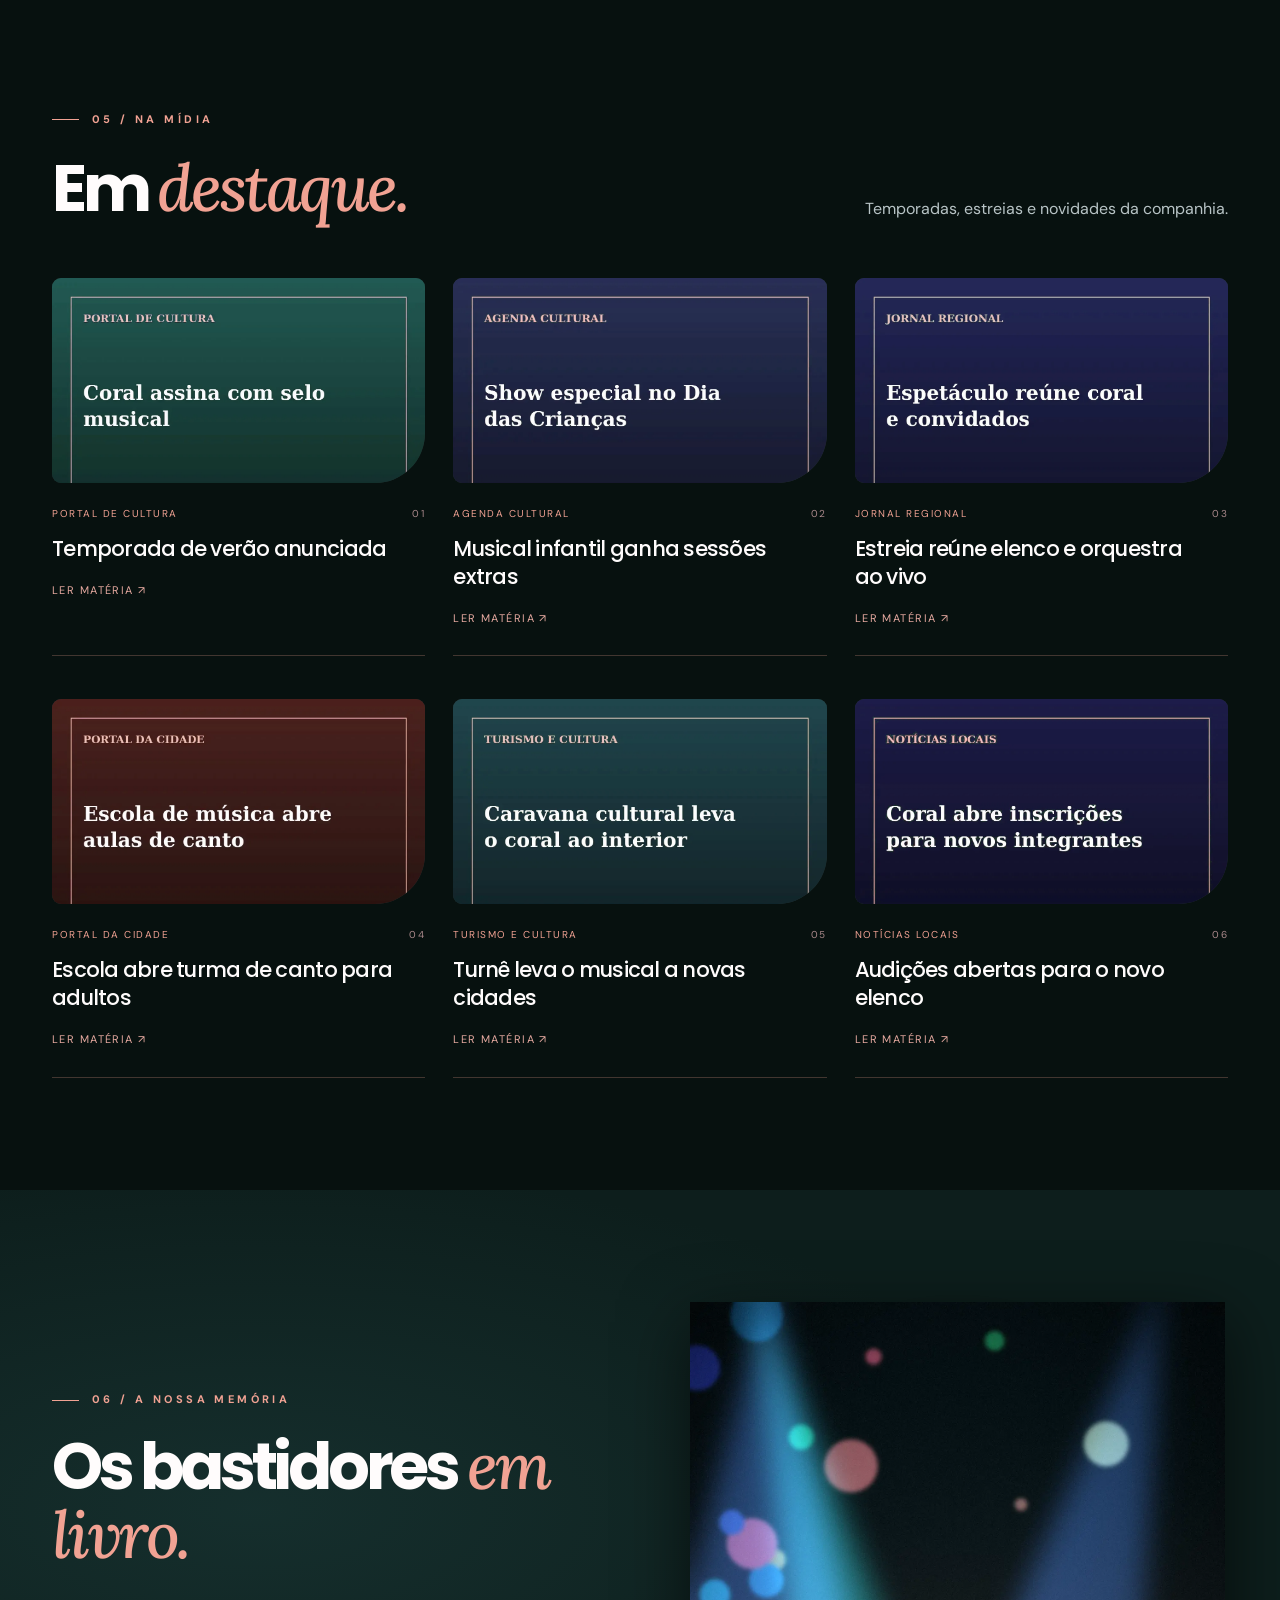
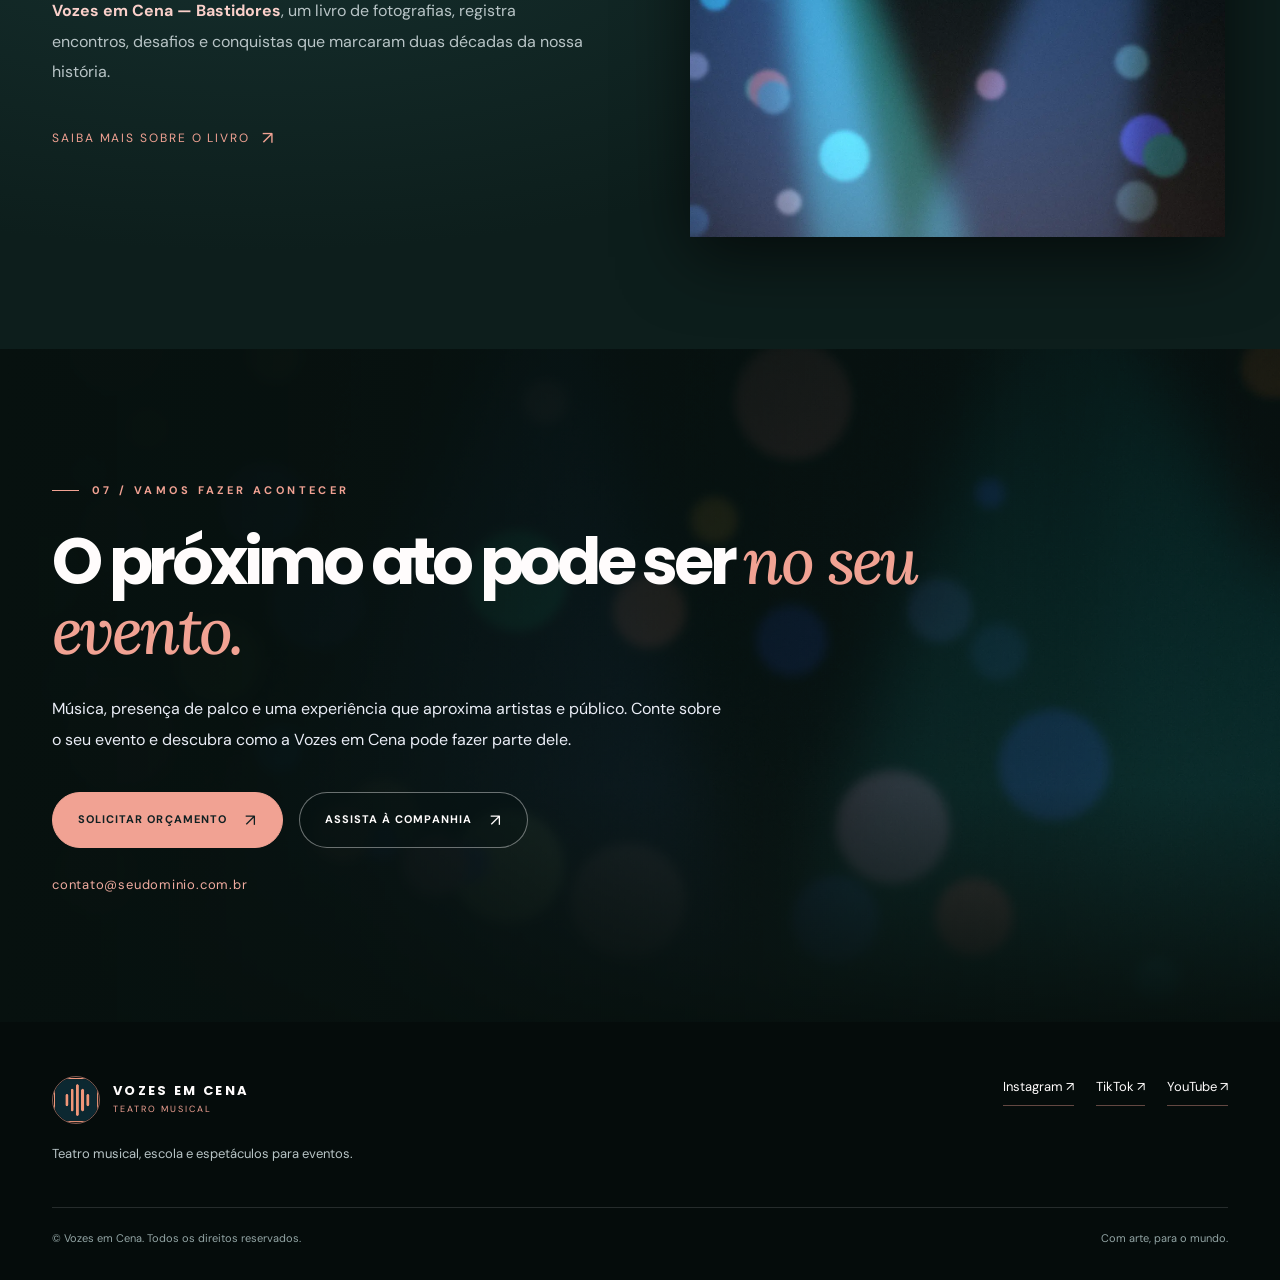
<file: site/portfolio/coral/index.html>
<!doctype html>
<html lang="pt-BR">
<head>
<meta name="robots" content="noindex,follow"/>
<meta charset="utf-8">
<meta name="viewport" content="width=device-width, initial-scale=1">
<meta name="theme-color" content="#07110f">
<meta name="description" content="Vozes em Cena — companhia de teatro musical, escola e espetáculos para eventos. Conheça a trajetória da Vozes em Cena e solicite um orçamento para seu evento.">
<title>Vozes em Cena — Teatro musical</title>
<link rel="icon" type="image/webp" href="imagens/logo.webp">



<style>
:root{--bg:#07110f;--bg2:#0b1b19;--plum:#152c2d;--gold:#f1a293;--gold2:#c2645f;--ivory:#fffcfc;--muted:#b8c4c6;--line:rgba(240,197,193,.15);--w:1260px;--ease:cubic-bezier(.2,.75,.2,1)}
*,*:before,*:after{box-sizing:border-box}html{scroll-behavior:smooth;scroll-padding-top:90px}body{margin:0;color:var(--ivory);font:400 16px/1.72 'DM Sans',Arial,sans-serif;background:var(--bg);overflow-x:hidden;-webkit-font-smoothing:antialiased}body.menu-open{overflow:hidden}img{display:block;max-width:100%;height:auto}button,input{font:inherit}button{cursor:pointer}a{color:inherit;text-decoration:none}p,h1,h2,h3{margin:0}p{color:var(--muted)}h1,h2,h3{font-family:'Poppins',Arial,sans-serif}::selection{background:#f1a293;color:#0c1f1f}.shell{width:min(var(--w),calc(100% - 104px));margin-inline:auto}.sec{position:relative;padding:112px 0}.sup{font:700 11px/1.3 'DM Sans',Arial,sans-serif;letter-spacing:.31em;text-transform:uppercase;color:var(--gold)}.sup:before{content:'';display:inline-block;height:1px;width:27px;background:currentColor;vertical-align:middle;margin-right:13px}.display{font-weight:600;line-height:1.05;letter-spacing:-.065em;font-size:clamp(3.2rem,5.1vw,6.4rem)}.display em,.lead-serif{font-family:'Lora',Georgia,serif;font-weight:500;letter-spacing:-.04em;color:var(--gold)}.display em{font-style:italic}.bodycopy{font-size:clamp(1rem,1.22vw,1.16rem);line-height:1.92}.btn{display:inline-flex;align-items:center;justify-content:center;gap:18px;min-height:56px;padding:14px 25px;letter-spacing:.095em;text-transform:uppercase;font:700 11px/1.2 'DM Sans',sans-serif;transition:transform .3s var(--ease),background .3s,border-color .3s;white-space:nowrap}.btn:hover{transform:translateY(-3px)}.btn.gold{background:var(--gold);color:#102022;border:1px solid var(--gold);border-radius:100px}.btn.outline{background:#0711126b;color:var(--ivory);border:1px solid #fff6;border-radius:100px}.btn.outline:hover{border-color:var(--gold)}.btn .arrow{font-size:17px;font-weight:400}.btn:focus-visible,a:focus-visible,button:focus-visible{outline:3px solid var(--gold);outline-offset:4px}.topbar{height:90px;position:fixed;top:0;left:0;right:0;z-index:50;border-bottom:1px solid #ffffff15;background:#07110fb0;backdrop-filter:blur(20px);-webkit-backdrop-filter:blur(20px)}.nav{height:100%;display:flex;align-items:center;justify-content:space-between;gap:24px}.logo{display:flex;align-items:center;gap:13px}.logo img{height:48px;width:48px;object-fit:cover;border-radius:50%;border:1px solid #f1a29388}.logo strong{display:block;line-height:1.2;font-family:'Poppins',sans-serif;font-size:13px;font-weight:700;letter-spacing:.18em}.logo small{font-size:9px;display:block;letter-spacing:.22em;color:var(--gold);text-transform:uppercase;margin-top:4px}.navlinks{display:flex;align-items:center;gap:26px}.navlinks>a:not(.nav-cta){font-size:12px;color:#e7edefb8;transition:color .2s}.navlinks>a:not(.nav-cta):hover{color:var(--gold)}.nav-cta{border:1px solid var(--gold);color:var(--gold);padding:11px 20px;border-radius:100px;font-size:10px;letter-spacing:.13em;font-weight:700;text-transform:uppercase;white-space:nowrap}.nav-toggle{display:none;background:none;border:1px solid #ffffff50;color:white;border-radius:50%;width:44px;height:44px;font-size:21px;align-items:center;justify-content:center}.skip{position:fixed;z-index:200;top:-100px;left:10px;background:var(--gold);padding:10px;color:#111111}.skip:focus{top:10px}
/* ABERTURA / FOTOGRAFIA EM ALTA RESOLUÇÃO */
.hero{min-height:790px;min-height:100svh;position:relative;overflow:hidden;isolation:isolate;display:flex;align-items:center;background:#091314;padding:124px 0 106px}.hero-photo{position:absolute;inset:0 0 0 33%;z-index:-3;background:url('imagens/show2.webp') center 39% / cover no-repeat;filter:saturate(1.06) contrast(1.05)}.hero:before{content:'';position:absolute;inset:0;z-index:-2;background:linear-gradient(90deg,#07110f 4%,#07110ffa 18%,#07110fd3 39%,#07110f3f 73%,#07110f38 100%),linear-gradient(0deg,#07110f 0%,transparent 32%,transparent 75%,#07110f75 100%)}.hero:after{content:'';position:absolute;inset:0;z-index:-1;background:radial-gradient(ellipse at 72% 23%,#dc989d30 0%,transparent 44%),radial-gradient(ellipse at 25% 80%,#2ea5aa24 0%,transparent 48%);pointer-events:none}.hero-inner{padding-top:45px}.hero-copy{max-width:790px}.hero .sup{margin-bottom:31px}.hero h1{font-size:clamp(4rem,7.7vw,8.7rem);line-height:.99;letter-spacing:-.079em;font-weight:600;text-wrap:balance}.hero h1 em{font-family:'Lora',Georgia,serif;color:var(--gold);font-weight:500;letter-spacing:-.05em}.hero p{font-size:clamp(1rem,1.3vw,1.16rem);max-width:460px;margin:29px 0 32px;color:#eaf1f4;line-height:1.8}.hero-actions{display:flex;flex-wrap:wrap;gap:12px}.hero-bottom{position:absolute;bottom:40px;left:max(52px,calc((100% - var(--w))/2));right:max(52px,calc((100% - var(--w))/2));border-top:1px solid #fff4;padding-top:19px;display:flex;align-items:center;justify-content:space-between;color:#d0dce0;font-size:10px;text-transform:uppercase;letter-spacing:.25em}.scroll-mark{display:flex;align-items:center;gap:12px}.scroll-mark:after{content:'';height:35px;width:1px;background:var(--gold);display:block}
/* UMA FAIXA DE TIPOGRAFIA, SEM CARDS QUADRADOS */
.motto{padding:24px 0 26px;border-bottom:1px solid var(--line);background:#091513}.motto-inner{display:flex;justify-content:space-between;align-items:center;gap:20px}.motto b{font-size:11px;color:var(--gold);letter-spacing:.19em;text-transform:uppercase}.motto span{font-family:'Lora',Georgia,serif;font-style:italic;font-size:clamp(1.2rem,2vw,1.75rem);color:#e0e6ee}.motto i{font-style:normal;color:var(--gold);padding:0 18px}
/* HISTÓRIA */
.history{background:radial-gradient(ellipse at 90% 35%,#203f4354 0%,transparent 52%),var(--bg)}.history-grid{display:grid;grid-template-columns:minmax(0,1.05fr) minmax(0,1fr);align-items:center;gap:10%}.history .display{margin:26px 0 28px}.history .bodycopy{max-width:535px}.history .bodycopy p+p{margin-top:18px}.history-photo{position:relative;padding:26px 27px 34px 0}.history-photo:after{content:'';position:absolute;inset:52px 2px 8px 43px;border:1px solid #f1a29377;border-radius:110px 6px 110px 6px;z-index:0;pointer-events:none}.history-photo img{position:relative;z-index:1;width:100%;height:auto;border-radius:110px 6px 110px 6px;box-shadow:0 40px 100px #0008}.photo-sidenote{position:absolute;z-index:2;left:-44px;bottom:53px;transform:rotate(-90deg);transform-origin:top left;font-size:10px;letter-spacing:.28em;text-transform:uppercase;color:var(--gold)}.fine-label{font-size:12px;color:var(--gold);letter-spacing:.16em;text-transform:uppercase;margin-top:35px;display:inline-flex;gap:12px;align-items:center}.fine-label:after{content:'↗';font-size:18px}
/* MOSTRA DE PALCO COM PROPORÇÃO NATURAL */
.shows{background:linear-gradient(180deg,#0b1c1a,#07110f);overflow:hidden}.shows .section-top{display:flex;justify-content:space-between;align-items:flex-end;gap:40px;margin-bottom:42px}.shows .section-top .display{max-width:840px;margin-top:22px}.section-aside{max-width:220px;font-size:13px;letter-spacing:.015em;padding-bottom:10px}.show-gallery{display:grid;grid-template-columns:repeat(3,minmax(0,1fr));align-items:start;gap:21px}.show-col{display:flex;flex-direction:column;gap:28px}.show-col:nth-child(2){padding-top:54px}.show-col:nth-child(3){padding-top:96px}.photo-btn{display:block;position:relative;width:100%;padding:0;border:0;text-align:left;background:none;color:var(--ivory)}.photo-btn .img-wrap{display:block;overflow:hidden;border-radius:12px 12px 80px 12px;position:relative;box-shadow:0 25px 70px #0007}.photo-btn:nth-child(even) .img-wrap{border-radius:70px 12px 12px 12px}.photo-btn img{width:100%;height:100%;object-fit:cover;transition:transform .7s var(--ease),filter .5s}.photo-btn:hover img{transform:scale(1.04);filter:saturate(1.1)}.show-col:nth-child(1) .photo-btn:first-child .img-wrap,.show-col:nth-child(2) .photo-btn:first-child .img-wrap,.show-col:nth-child(3) .photo-btn:first-child .img-wrap,.show-col:nth-child(3) .photo-btn:last-child .img-wrap{aspect-ratio:4/3}.show-col:nth-child(1) .photo-btn:last-child .img-wrap,.show-col:nth-child(2) .photo-btn:last-child .img-wrap{aspect-ratio:4/5}.show-col .img-wrap{background:#0d1b19}.photo-btn .img-wrap:after{content:'↗';position:absolute;bottom:17px;right:19px;display:grid;place-content:center;font-size:21px;background:#091a18bb;border:1px solid #fff9;width:43px;height:43px;border-radius:50%;transition:transform .25s}.photo-btn:hover .img-wrap:after{transform:translate(3px,-3px)}.photo-cap{display:flex;align-items:baseline;gap:12px;color:#d5e1e4;font-size:12px;padding:13px 3px 0}.photo-cap b{color:var(--gold);font-size:10px;letter-spacing:.16em;font-weight:700}.stage-line{margin-top:52px;border-top:1px solid var(--line);padding-top:26px;display:flex;align-items:center;justify-content:space-between;gap:25px}.stage-line p{font-family:'Lora',Georgia,serif;font-size:clamp(1.4rem,2.5vw,2.35rem);line-height:1.4;font-style:italic;color:#fbe1e0;max-width:680px}
/* FORMAÇÃO: TIRA DE FOTOS SEM CORTE */
.school{background:var(--bg);overflow:hidden}.school-head{display:grid;grid-template-columns:1fr .72fr;gap:60px;align-items:end}.school-head .display{margin:22px 0 0}.school-head p{max-width:410px;margin-left:auto}.film-wrap{margin:40px 0 0;position:relative}.film-head{display:flex;justify-content:space-between;align-items:center;margin-bottom:17px}.film-head span{font-size:11px;text-transform:uppercase;color:var(--gold);letter-spacing:.2em}.slider-btns{display:flex;gap:9px}.slide-arrow{width:42px;height:42px;border:1px solid #f1a29365;border-radius:50%;background:transparent;color:var(--gold);font-size:22px}.slide-arrow:hover{background:var(--plum)}.film{display:flex;gap:19px;overflow-x:auto;scroll-snap-type:x mandatory;scrollbar-width:thin;scrollbar-color:#b1564f #0a1b19;padding-bottom:16px;scroll-behavior:smooth}.film button{flex:0 0 auto;padding:0;border:0;background:none;scroll-snap-align:start;position:relative;color:inherit;transition:transform .35s var(--ease)}.film button:hover{transform:translateY(-4px)}.film img{height:315px;width:auto;max-width:min(85vw,530px);object-fit:contain;border-radius:44px 8px 44px 8px;box-shadow:0 18px 40px #0006}.film button:after{content:'↗';position:absolute;right:12px;bottom:18px;background:#102425be;border-radius:50%;width:35px;height:35px;display:grid;place-content:center}.values{margin-top:42px;display:flex;gap:12px;flex-wrap:wrap}.values span{border:1px solid #f1a29345;border-radius:100px;padding:8px 15px;color:#c3cfd6;font-size:11px;letter-spacing:.06em}
/* MAESTRO - FOTO PEQUENA NA RESOLUÇÃO REAL */
.maestro{background:linear-gradient(115deg,#102524,#0a1817 66%,#112a2b);overflow:hidden}.maestro-grid{display:grid;grid-template-columns:360px minmax(0,1fr);align-items:center;gap:12%}.maestro-image{height:410px;display:grid;place-items:center;position:relative}.maestro-image:before,.maestro-image:after{content:'';position:absolute;width:330px;height:330px;border-radius:50%;border:1px solid #f1a29370}.maestro-image:after{width:380px;height:380px;border:1px solid #f1a29328}.maestro-image img{width:225px;height:225px;object-fit:cover;border-radius:50%;z-index:1;box-shadow:0 25px 85px #0008}.maestro-image .seal{position:absolute;bottom:2px;font-size:10px;letter-spacing:.19em;text-transform:uppercase;color:var(--gold)}.maestro h2{margin:19px 0 25px}.maestro .bodycopy{max-width:660px}.maestro .line{height:1px;width:80px;background:var(--gold);margin:34px 0}.maestro-caption{font-size:13px;letter-spacing:.08em;text-transform:uppercase;color:var(--gold)}
/* NOTÍCIAS EDITORIAIS */
.press{background:#07110f}.press-top{display:flex;justify-content:space-between;align-items:flex-end;gap:35px;margin-bottom:55px}.press-top .display{margin-top:22px}.press-top>p{max-width:390px}.press-grid{display:grid;grid-template-columns:repeat(3,minmax(0,1fr));column-gap:28px;row-gap:43px}.press-item{display:block;border-bottom:1px solid #f1a29340;padding-bottom:25px}.press-img{height:205px;position:relative;overflow:hidden;border-radius:9px 9px 50px 9px;background:#243130}.press-img img{width:100%;height:100%;object-fit:cover;object-position:top center;filter:saturate(.85);transition:transform .6s var(--ease)}.press-item:hover .press-img img{transform:scale(1.035)}.press-meta{display:flex;justify-content:space-between;margin:22px 0 13px;color:var(--gold);font-size:10px;text-transform:uppercase;letter-spacing:.15em}.press-meta .press-n{color:#ab8a8c}.press-item h3{font-size:clamp(17px,1.65vw,22px);font-weight:500;letter-spacing:-.035em;line-height:1.32;max-width:350px}.press-link{display:inline-block;margin-top:18px;font-size:11px;text-transform:uppercase;letter-spacing:.13em;color:#e7aaa1}
/* LIVRO */
.book{background:radial-gradient(ellipse at 20% 42%,#20444370,transparent 55%),#0d1e1c}.book-grid{display:grid;grid-template-columns:1fr 1fr;gap:8%;align-items:center}.book .display{margin:19px 0 26px}.book-art{position:relative;display:grid;place-items:center}.book-art:before{content:'';position:absolute;inset:13% 17%;border-radius:50%;background:#f1a2931b;filter:blur(42px)}.book-art img{position:relative;max-height:535px;object-fit:contain;filter:drop-shadow(0 20px 34px #0009)}
/* CONTRATAR: FECHAMENTO CINEMATOGRÁFICO */
.contact{padding:126px 0;background:#0e201f;overflow:hidden;position:relative;isolation:isolate}.contact-photo{position:absolute;inset:0;z-index:-2;background:url('imagens/show6.webp') center 42%/cover no-repeat;opacity:.48;filter:contrast(1.12) saturate(1.1)}.contact:before{content:'';position:absolute;inset:0;z-index:-1;background:linear-gradient(90deg,#07110f 0%,#07110fe8 28%,#07110f99 65%,#07110f53 100%),linear-gradient(0deg,#07110f 0%,transparent 35%,#07110f5c 100%)}.contact .display{max-width:930px;margin:24px 0 29px}.contact .bodycopy{color:#eaedf6;max-width:670px}.contact-actions{display:flex;gap:16px;flex-wrap:wrap;margin-top:36px}.contact-email{margin-top:26px;display:block;color:#f1aca0;letter-spacing:.06em;font-size:13px;overflow-wrap:anywhere}
/* FOOTER */
footer{background:#050c0b;padding:54px 0 32px}.footer-top{display:flex;justify-content:space-between;align-items:start;gap:40px}.footer-top p{font-size:13px;max-width:350px;margin-top:19px}.footer-links{display:flex;gap:22px;flex-wrap:wrap;font-size:13px}.footer-links a{border-bottom:1px solid #f1a29366;padding-bottom:7px}.footer-links a:hover{color:var(--gold)}.footer-last{border-top:1px solid #ffffff22;margin-top:42px;padding-top:21px;display:flex;justify-content:space-between;gap:20px;color:#93a5a5;font-size:11px}
/* DIALOG VISUALIZADOR */
dialog{border:1px solid #f1a29362;padding:12px;background:#081511;color:white;max-width:96vw;max-height:96vh;border-radius:8px;box-shadow:0 25px 100px #000e}dialog::backdrop{background:#030908ef;backdrop-filter:blur(10px)}dialog img{max-width:min(1280px,90vw);max-height:88vh;width:auto;height:auto;object-fit:contain}.lightbox-close{position:fixed;top:19px;right:19px;border:1px solid #fff7;background:#0a1c1adc;color:white;border-radius:50%;width:44px;height:44px;font-size:26px;display:grid;place-content:center}
@media(min-width:1400px){.hero-photo{background-position:center 44%}.history-photo{max-width:560px;margin-inline:auto}}
@media(max-width:1120px){.shell{width:calc(100% - 72px)}.navlinks{gap:15px}.navlinks>a:not(.nav-cta){font-size:11px}.nav-cta{padding:11px 14px}.history-grid{gap:5%}.maestro-grid{gap:7%}}
@media(max-width:880px){.topbar{height:76px}.nav-toggle{display:flex}.navlinks{position:fixed;top:76px;left:0;right:0;display:none;background:#0d1b19f6;backdrop-filter:blur(20px);padding:24px 7% 34px;border-bottom:1px solid #f1a29345;flex-direction:column;align-items:stretch;gap:0;max-height:calc(100svh - 76px);overflow:auto}.navlinks.open{display:flex}.navlinks>a:not(.nav-cta){padding:13px 2px;border-bottom:1px solid #ffffff19;font-size:15px}.nav-cta{margin-top:20px;text-align:center;font-size:13px}.sec{padding:110px 0}.history-grid{grid-template-columns:1fr 1fr;gap:30px}.show-gallery{gap:14px}.show-col{gap:28px}.show-col:nth-child(2){padding-top:42px}.show-col:nth-child(3){padding-top:84px}.school-head{gap:25px}.maestro-grid{grid-template-columns:270px 1fr;gap:50px}.maestro-image{height:335px}.maestro-image:before{width:265px;height:265px}.maestro-image:after{width:305px;height:305px}.press-grid{gap:30px 18px}.press-img{height:168px}.hero-bottom{left:36px;right:36px}}
@media(max-width:650px){html{scroll-padding-top:78px}.shell{width:calc(100% - 40px)}.sec{padding:85px 0}.display{font-size:clamp(2.8rem,11vw,4.5rem)}.sup{font-size:10px;letter-spacing:.2em}.hero{min-height:760px;min-height:100svh;padding:120px 0 115px;align-items:flex-end}.hero-photo{inset:0; background-position:49% 38%}.hero:before{background:linear-gradient(0deg,#07110f 1%,#07110ff2 18%,#07110fbc 49%,#07110f5e 75%,#07110f53 100%)}.hero-inner{padding-top:0}.hero h1{font-size:clamp(3.5rem,12vw,6rem);line-height:1.02}.hero p{font-size:14px;margin:20px 0 26px;max-width:335px}.hero .sup{margin-bottom:16px}.hero-bottom{left:20px;right:20px;bottom:20px}.hero-bottom>span{max-width:200px;line-height:1.7;font-size:8px}.scroll-mark{font-size:9px}.scroll-mark:after{height:23px}.hero-actions{gap:10px}.btn{min-height:52px;padding:14px 22px;font-size:10px}.motto-inner{flex-wrap:wrap;gap:3px;padding:1px 0}.motto span{font-size:1.15rem}.motto i{padding:0 7px}.history-grid{grid-template-columns:1fr;gap:47px}.history .display{margin:20px 0 24px}.history-photo{max-width:490px;margin:auto;padding:13px 14px 24px 0}.history-photo img{border-radius:80px 4px 80px 4px}.history-photo:after{border-radius:80px 4px 80px 4px;inset:30px -1px 0 32px}.photo-sidenote{left:5px;bottom:17px;transform:none;background:#081613aa;padding:5px 10px}.shows .section-top,.press-top{display:block;margin-bottom:37px}.section-aside{max-width:500px;margin-top:20px}.show-gallery{grid-template-columns:repeat(2,minmax(0,1fr));gap:15px}.show-col{gap:24px}.show-col:nth-child(2){padding-top:38px}.show-col:nth-child(3){grid-column:span 2;display:grid;grid-template-columns:repeat(2,minmax(0,1fr));padding-top:0;gap:15px}.photo-btn .img-wrap{border-radius:8px 8px 35px 8px}.photo-btn:nth-child(even) .img-wrap{border-radius:35px 8px 8px 8px}.photo-btn .img-wrap:after{width:30px;height:30px;font-size:15px;bottom:8px;right:8px}.photo-cap{font-size:10px;gap:5px;flex-wrap:wrap}.photo-cap b{font-size:9px}.stage-line{display:block;margin-top:50px}.stage-line .btn{margin-top:24px}.school-head{display:block}.school-head p{margin:23px 0 0;max-width:460px}.film-wrap{margin-top:40px}.film img{height:250px;border-radius:24px 5px 24px 5px}.film{gap:12px}.values{margin-top:33px;gap:8px}.values span{font-size:10px;padding:7px 11px}.maestro-grid{grid-template-columns:1fr;gap:25px}.maestro-image{height:325px;max-width:360px;margin:auto;width:100%}.maestro .line{margin:23px 0}.press-top>p{margin-top:25px}.press-grid{grid-template-columns:repeat(2,minmax(0,1fr));column-gap:14px;row-gap:29px}.press-img{height:138px;border-radius:6px 6px 30px 6px}.press-meta{font-size:9px;margin:15px 0 10px;letter-spacing:.05em}.press-item h3{font-size:15px}.press-link{font-size:9px;margin-top:12px}.book-grid{display:flex;flex-direction:column;gap:20px}.book-art img{max-height:400px}.contact{padding:105px 0}.contact-photo{background-position:60% 30%}.contact:before{background:linear-gradient(90deg,#07110ff2,#07110fb8),linear-gradient(0deg,#07110f,transparent)}.footer-top{display:block}.footer-links{margin-top:30px}.footer-last{display:block;margin-top:38px}.footer-last span{display:block;margin-top:4px}}
@media(max-width:390px){.hero h1{font-size:3.35rem}.hero .btn{width:100%}.press-grid{grid-template-columns:1fr}.press-img{height:200px}.show-gallery{gap:9px}.show-col{gap:16px}.show-col:nth-child(3){gap:9px}}
@media(prefers-reduced-motion:reduce){*,*:before,*:after{scroll-behavior:auto!important;transition:none!important;animation:none!important}}
</style>
<style>
@font-face{font-family:"Poppins";src:url("fonts/Poppins-Medium.ttf") format("truetype");font-weight:500;font-style:normal;font-display:swap}
@font-face{font-family:"Poppins";src:url("fonts/Poppins-Bold.ttf") format("truetype");font-weight:600 800;font-style:normal;font-display:swap}
@font-face{font-family:"DM Sans";src:url("fonts/DMSansopsz-wght.ttf") format("truetype");font-weight:100 1000;font-style:normal;font-display:swap}
@font-face{font-family:"Lora";src:url("fonts/Lora-Italic-Variable.ttf") format("truetype");font-weight:400 700;font-style:italic;font-display:swap}
@font-face{font-family:"Lora";src:url("fonts/Lora-Variable.ttf") format("truetype");font-weight:400 700;font-style:normal;font-display:swap}
</style>
</head>
<body>
<a class="skip" href="#conteudo">Pular para o conteúdo</a>
<header class="topbar"><div class="shell nav"><a class="logo" href="#inicio" aria-label="Vozes em Cena, voltar ao início"><img src="imagens/logo.webp" width="176" height="176" alt="Marca Vozes em Cena"><span><strong>VOZES EM CENA</strong><small>Teatro musical</small></span></a><button class="nav-toggle" type="button" aria-label="Abrir menu" aria-controls="mainnav" aria-expanded="false">☰</button><nav class="navlinks" id="mainnav" aria-label="Menu principal"><a href="#historia">Nossa história</a><a href="#shows">Espetáculos</a><a href="#escola">Formação</a><a href="#maestro">A direção</a><a href="#noticias">Na mídia</a><a href="#livro">Livro</a><a class="nav-cta" href="#contato">Contrate a Vozes em Cena ↗</a></nav></div></header>
<main id="conteudo">
<section class="hero" id="inicio"><div class="hero-photo" role="img" aria-label="Integrantes da Vozes em Cena em apresentação no palco"></div><div class="shell hero-inner"><div class="hero-copy"><div class="sup">Companhia de teatro musical</div><h1>Cada voz, <em>uma cena</em> inteira.</h1><p>Canto, dança e interpretação em montagens que levam o público para dentro da história. Conheça a Vozes em Cena.</p><div class="hero-actions"><a class="btn gold" href="#contato">Leve a companhia ao seu evento <span class="arrow">↗</span></a><a class="btn outline" href="#shows">Conheça as montagens <span class="arrow">↘</span></a></div></div></div><div class="hero-bottom"><span>Uma história de música, arte e transformação.</span><span class="scroll-mark">Role para conhecer</span></div></section>
<div class="motto"><div class="shell motto-inner"><b>Desde 2014</b><span>Música <i>✦</i> talento <i>✦</i> emoção</span><b>Vozes em Cena</b></div></div>
<section class="sec history" id="historia"><div class="shell history-grid"><div><span class="sup">01 / Nossa essência</span><h2 class="display">Palco, ensaio <em>e coragem.</em></h2><div class="bodycopy"><p>A Vozes em Cena nasceu de um grupo de amigos apaixonados por musicais e virou uma companhia completa: elenco, direção vocal, coreografia e uma escola para quem quer aprender a cantar e atuar.</p><p>Cada montagem é pensada como uma experiência: luz, figurino, repertório e interpretação trabalhando juntos para emocionar do primeiro ao último ato.</p></div><a class="fine-label" href="#shows">Nossa arte no palco</a></div><div class="history-photo"><img src="imagens/show1.webp" width="2048" height="1536" alt="Integrantes da Vozes em Cena cantando juntos no palco" loading="lazy"><span class="photo-sidenote">A emoção acontece ao vivo</span></div></div></section>
<section class="sec shows" id="shows"><div class="shell"><div class="section-top"><div><span class="sup">02 / Nossos espetáculos</span><h2 class="display">Montagens que <em>ficam na memória.</em></h2></div><p class="section-aside">Clássicos da Broadway, trilhas nacionais e espetáculos autorais.</p></div>
<div class="show-gallery">
<div class="show-col">
<button class="photo-btn" type="button" data-photo="true" aria-label="Ampliar fotografia 1 do espetáculo"><span class="img-wrap"><img src="imagens/show2.webp" width="2048" height="1536" loading="lazy" alt="Jovens artistas Vozes em Cena em cena durante apresentação"></span><span class="photo-cap"><b>01 / AO VIVO</b> Movimento e expressão</span></button>
<button class="photo-btn" type="button" data-photo="true" aria-label="Ampliar fotografia 2 do espetáculo"><span class="img-wrap"><img src="imagens/show3.webp" width="1536" height="2048" loading="lazy" alt="Cantores Vozes em Cena se apresentando em palco ao ar livre"></span><span class="photo-cap"><b>02 / AO VIVO</b> Luz e emoção</span></button>
</div><div class="show-col">
<button class="photo-btn" type="button" data-photo="true" aria-label="Ampliar fotografia 3 do espetáculo"><span class="img-wrap"><img src="imagens/show5.webp" width="2048" height="1536" loading="lazy" alt="Jovens cantores da Vozes em Cena juntos no palco"></span><span class="photo-cap"><b>03 / AO VIVO</b> Vozes que se encontram</span></button>
<button class="photo-btn" type="button" data-photo="true" aria-label="Ampliar fotografia 4 do espetáculo"><span class="img-wrap"><img src="imagens/show4.webp" width="1536" height="2048" loading="lazy" alt="Solista Vozes em Cena cantando ao microfone em apresentação"></span><span class="photo-cap"><b>04 / AO VIVO</b> Presença de palco</span></button>
</div><div class="show-col">
<button class="photo-btn" type="button" data-photo="true" aria-label="Ampliar fotografia 5 do espetáculo"><span class="img-wrap"><img src="imagens/show6.webp" width="2048" height="1365" loading="lazy" alt="Cantora e integrantes da Vozes em Cena em apresentação vibrante"></span><span class="photo-cap"><b>05 / AO VIVO</b> A força de cada voz</span></button>
<button class="photo-btn" type="button" data-photo="true" aria-label="Ampliar fotografia 6 do espetáculo"><span class="img-wrap"><img src="imagens/show1.webp" width="2048" height="1536" loading="lazy" alt="Elenca Vozes em Cena performando em palco iluminado"></span><span class="photo-cap"><b>06 / AO VIVO</b> Um palco, muitas histórias</span></button>
</div></div>
<div class="stage-line"><p>“O musical começa quando a cortina abre. A emoção fica muito depois.”</p><a class="btn gold" href="#contato">Quero contratar <span class="arrow">↗</span></a></div></div></section>
<section class="sec school" id="escola"><div class="shell"><div class="school-head"><div><span class="sup">03 / Formação artística</span><h2 class="display">Escola de <em>teatro musical.</em></h2></div><p class="bodycopy">Turmas de canto, dança e interpretação para iniciantes e avançados. Ao final de cada semestre, os alunos sobem ao palco em uma montagem completa.</p></div>
<div class="film-wrap"><div class="film-head"><span>Por dentro do universa Vozes em Cena</span><div class="slider-btns"><button class="slide-arrow" type="button" id="prevSlide" aria-label="Ver fotos anteriores">←</button><button class="slide-arrow" type="button" id="nextSlide" aria-label="Ver próximas fotos">→</button></div></div><div class="film" id="film">
<button type="button" data-photo="true" aria-label="Ampliar imagem da formação 1"><img src="imagens/ensaio1.webp" width="2048" height="1420" loading="lazy" alt="Jovens cantoras em ensaio"></button>
<button type="button" data-photo="true" aria-label="Ampliar imagem da formação 2"><img src="imagens/ensaio2.webp" width="2048" height="1365" loading="lazy" alt="Jovem cantor se apresentando"></button>
<button type="button" data-photo="true" aria-label="Ampliar imagem da formação 3"><img src="imagens/ensaio3.webp" width="2048" height="1365" loading="lazy" alt="Cantora em performance musical"></button>
<button type="button" data-photo="true" aria-label="Ampliar imagem da formação 4"><img src="imagens/ensaio4.webp" width="2048" height="1365" loading="lazy" alt="Criança participando de atividade artística"></button>
<button type="button" data-photo="true" aria-label="Ampliar imagem da formação 5"><img src="imagens/ensaio5.webp" width="2048" height="1365" loading="lazy" alt="Turma de jovens em sala de aula"></button>
<button type="button" data-photo="true" aria-label="Ampliar imagem da formação 6"><img src="imagens/ensaio6.webp" width="2048" height="1365" loading="lazy" alt="Instrutor e alunos durante uma atividade"></button>
</div></div><div class="values"><span>Excelência</span><span>Criatividade</span><span>Diversidade</span><span>Paixão pela arte</span><span>Formação</span><span>Expressão</span></div></div></section>
<section class="sec maestro" id="maestro"><div class="shell maestro-grid"><div class="maestro-image"><img src="imagens/maestro.webp" width="225" height="225" loading="lazy" alt="Direção artística em ensaio"><span class="seal">Direção artística</span></div><div><span class="sup">04 / A direção</span><h2 class="display">Direção <em>artística.</em></h2><div class="line"></div><p class="bodycopy">A direção artística reúne preparação vocal, encenação e coreografia em um só olhar. Cada escolha — do repertório ao último ensaio — serve à história que vai ser contada.</p><p class="maestro-caption" style="margin-top:24px">Direção artística &amp; vocal</p></div></div></section>
<section class="sec press" id="noticias"><div class="shell"><div class="press-top"><div><span class="sup">05 / Na mídia</span><h2 class="display">Em <em>destaque.</em></h2></div><p>Temporadas, estreias e novidades da companhia.</p></div><div class="press-grid">
<a class="press-item" href="#" target="_blank" rel="noopener noreferrer"><div class="press-img"><img src="imagens/noticia1.webp" loading="lazy" alt="Destaque na imprensa"></div><div class="press-meta"><span>Portal de cultura</span><span class="press-n">01</span></div><h3>Temporada de verão anunciada</h3><span class="press-link">Ler matéria ↗</span></a>
<a class="press-item" href="#" target="_blank" rel="noopener noreferrer"><div class="press-img"><img src="imagens/noticia2.webp" loading="lazy" alt="Destaque na imprensa"></div><div class="press-meta"><span>Agenda cultural</span><span class="press-n">02</span></div><h3>Musical infantil ganha sessões extras</h3><span class="press-link">Ler matéria ↗</span></a>
<a class="press-item" href="#" target="_blank" rel="noopener noreferrer"><div class="press-img"><img src="imagens/noticia3.webp" loading="lazy" alt="Destaque na imprensa"></div><div class="press-meta"><span>Jornal regional</span><span class="press-n">03</span></div><h3>Estreia reúne elenco e orquestra ao vivo</h3><span class="press-link">Ler matéria ↗</span></a>
<a class="press-item" href="#" target="_blank" rel="noopener noreferrer"><div class="press-img"><img src="imagens/noticia4.webp" loading="lazy" alt="Destaque na imprensa"></div><div class="press-meta"><span>Portal da cidade</span><span class="press-n">04</span></div><h3>Escola abre turma de canto para adultos</h3><span class="press-link">Ler matéria ↗</span></a>
<a class="press-item" href="#" target="_blank" rel="noopener noreferrer"><div class="press-img"><img src="imagens/noticia5.webp" loading="lazy" alt="Destaque na imprensa"></div><div class="press-meta"><span>Turismo e cultura</span><span class="press-n">05</span></div><h3>Turnê leva o musical a novas cidades</h3><span class="press-link">Ler matéria ↗</span></a>
<a class="press-item" href="#" target="_blank" rel="noopener noreferrer"><div class="press-img"><img src="imagens/noticia6.webp" loading="lazy" alt="Destaque na imprensa"></div><div class="press-meta"><span>Notícias locais</span><span class="press-n">06</span></div><h3>Audições abertas para o novo elenco</h3><span class="press-link">Ler matéria ↗</span></a>
</div></div></section>
<section class="sec book" id="livro"><div class="shell book-grid"><div><span class="sup">06 / A nossa memória</span><h2 class="display">Os bastidores <em>em livro.</em></h2><p class="bodycopy"><strong style="color:#fad0ca">Vozes em Cena — Bastidores</strong>, um livro de fotografias, registra encontros, desafios e conquistas que marcaram duas décadas da nossa história.</p><a class="fine-label" href="#contato">Saiba mais sobre o livro</a></div><div class="book-art"><img src="imagens/livro.webp" width="1254" height="1254" loading="lazy" alt="Capa do livra Vozes em Cena 20 Anos"></div></div></section>
<section class="contact" id="contato"><div class="contact-photo" role="img" aria-label="Apresentação da Vozes em Cena"></div><div class="shell"><span class="sup">07 / Vamos fazer acontecer</span><h2 class="display">O próximo ato pode ser <em>no seu evento.</em></h2><p class="bodycopy">Música, presença de palco e uma experiência que aproxima artistas e público. Conte sobre o seu evento e descubra como a Vozes em Cena pode fazer parte dele.</p><div class="contact-actions"><a class="btn gold" href="#contato">Solicitar orçamento <span class="arrow">↗</span></a><a class="btn outline" href="#contato" target="_blank" rel="noopener noreferrer">Assista à companhia <span class="arrow">↗</span></a></div><a class="contact-email" href="#contato">contato@seudominio.com.br</a></div></section>
</main>
<footer><div class="shell"><div class="footer-top"><div><a class="logo" href="#inicio"><img src="imagens/logo.webp" width="176" height="176" alt="Loga Vozes em Cena"><span><strong>VOZES EM CENA</strong><small>Teatro musical</small></span></a><p>Teatro musical, escola e espetáculos para eventos.</p></div><div class="footer-links"><a href="#contato" target="_blank" rel="noopener noreferrer">Instagram ↗</a><a href="#contato" target="_blank" rel="noopener noreferrer">TikTok ↗</a><a href="#contato" target="_blank" rel="noopener noreferrer">YouTube ↗</a></div></div><div class="footer-last"><span>© Vozes em Cena. Todos os direitos reservados.</span><span>Com arte, para o mundo.</span></div></div></footer>
<dialog id="lightbox" aria-label="Visualização de fotografia ampliada"><button class="lightbox-close" aria-label="Fechar foto" type="button">×</button><img id="lightbox-img" alt="Fotografia ampliada"></dialog>
<script>
(()=>{const menu=document.querySelector('.nav-toggle'),links=document.querySelector('.navlinks');function setMenu(open){links.classList.toggle('open',open);menu.setAttribute('aria-expanded',String(open));menu.setAttribute('aria-label',open?'Fechar menu':'Abrir menu');menu.textContent=open?'×':'☰';document.body.classList.toggle('menu-open',open)}menu.addEventListener('click',()=>setMenu(!links.classList.contains('open')));links.querySelectorAll('a').forEach(a=>a.addEventListener('click',()=>setMenu(false)));window.addEventListener('resize',()=>{if(innerWidth>880)setMenu(false)});const film=document.getElementById('film');
const slides=Array.from(film.querySelectorAll('button'));
let auto;
const prefersReduced=window.matchMedia('(prefers-reduced-motion: reduce)');
function nearestSlideIndex(){
 const x=film.scrollLeft+3;
 let best=0;
 slides.forEach((s,i)=>{if(s.offsetLeft-film.offsetLeft<=x)best=i});
 return best;
}
function advanceSlide(dir){
 if(!slides.length)return;
 const next=nearestSlideIndex()+dir;
 if(next>=slides.length){film.scrollTo({left:0,behavior:'smooth'});return}
 if(next<0){film.scrollTo({left:film.scrollWidth-film.clientWidth,behavior:'smooth'});return}
 film.scrollTo({left:slides[next].offsetLeft-slides[0].offsetLeft,behavior:'smooth'});
}
function stopAuto(){clearInterval(auto);auto=undefined}
function startAuto(){stopAuto();if(prefersReduced.matches||document.hidden||!slides.length)return;auto=setInterval(()=>advanceSlide(1),3300)}
document.getElementById('prevSlide').addEventListener('click',()=>{stopAuto();advanceSlide(-1);startAuto()});
document.getElementById('nextSlide').addEventListener('click',()=>{stopAuto();advanceSlide(1);startAuto()});
film.addEventListener('pointerenter',stopAuto);
film.addEventListener('pointerleave',startAuto);
film.addEventListener('focusin',stopAuto);
film.addEventListener('focusout',startAuto);
film.addEventListener('touchstart',stopAuto,{passive:true});
film.addEventListener('touchend',()=>{setTimeout(startAuto,2500)},{passive:true});
document.addEventListener('visibilitychange',()=>document.hidden?stopAuto():startAuto());
prefersReduced.addEventListener?.('change',startAuto);
startAuto();
const box=document.getElementById('lightbox'),pic=document.getElementById('lightbox-img');document.querySelectorAll('[data-photo]').forEach(b=>b.addEventListener('click',()=>{pic.src=b.querySelector('img').src;pic.alt=b.querySelector('img')?.alt||'Fotografia da Vozes em Cena';box.showModal()}));document.querySelector('.lightbox-close').addEventListener('click',()=>box.close());box.addEventListener('click',e=>{if(e.target===box)box.close()});})();
</script>
</body></html>
</file>
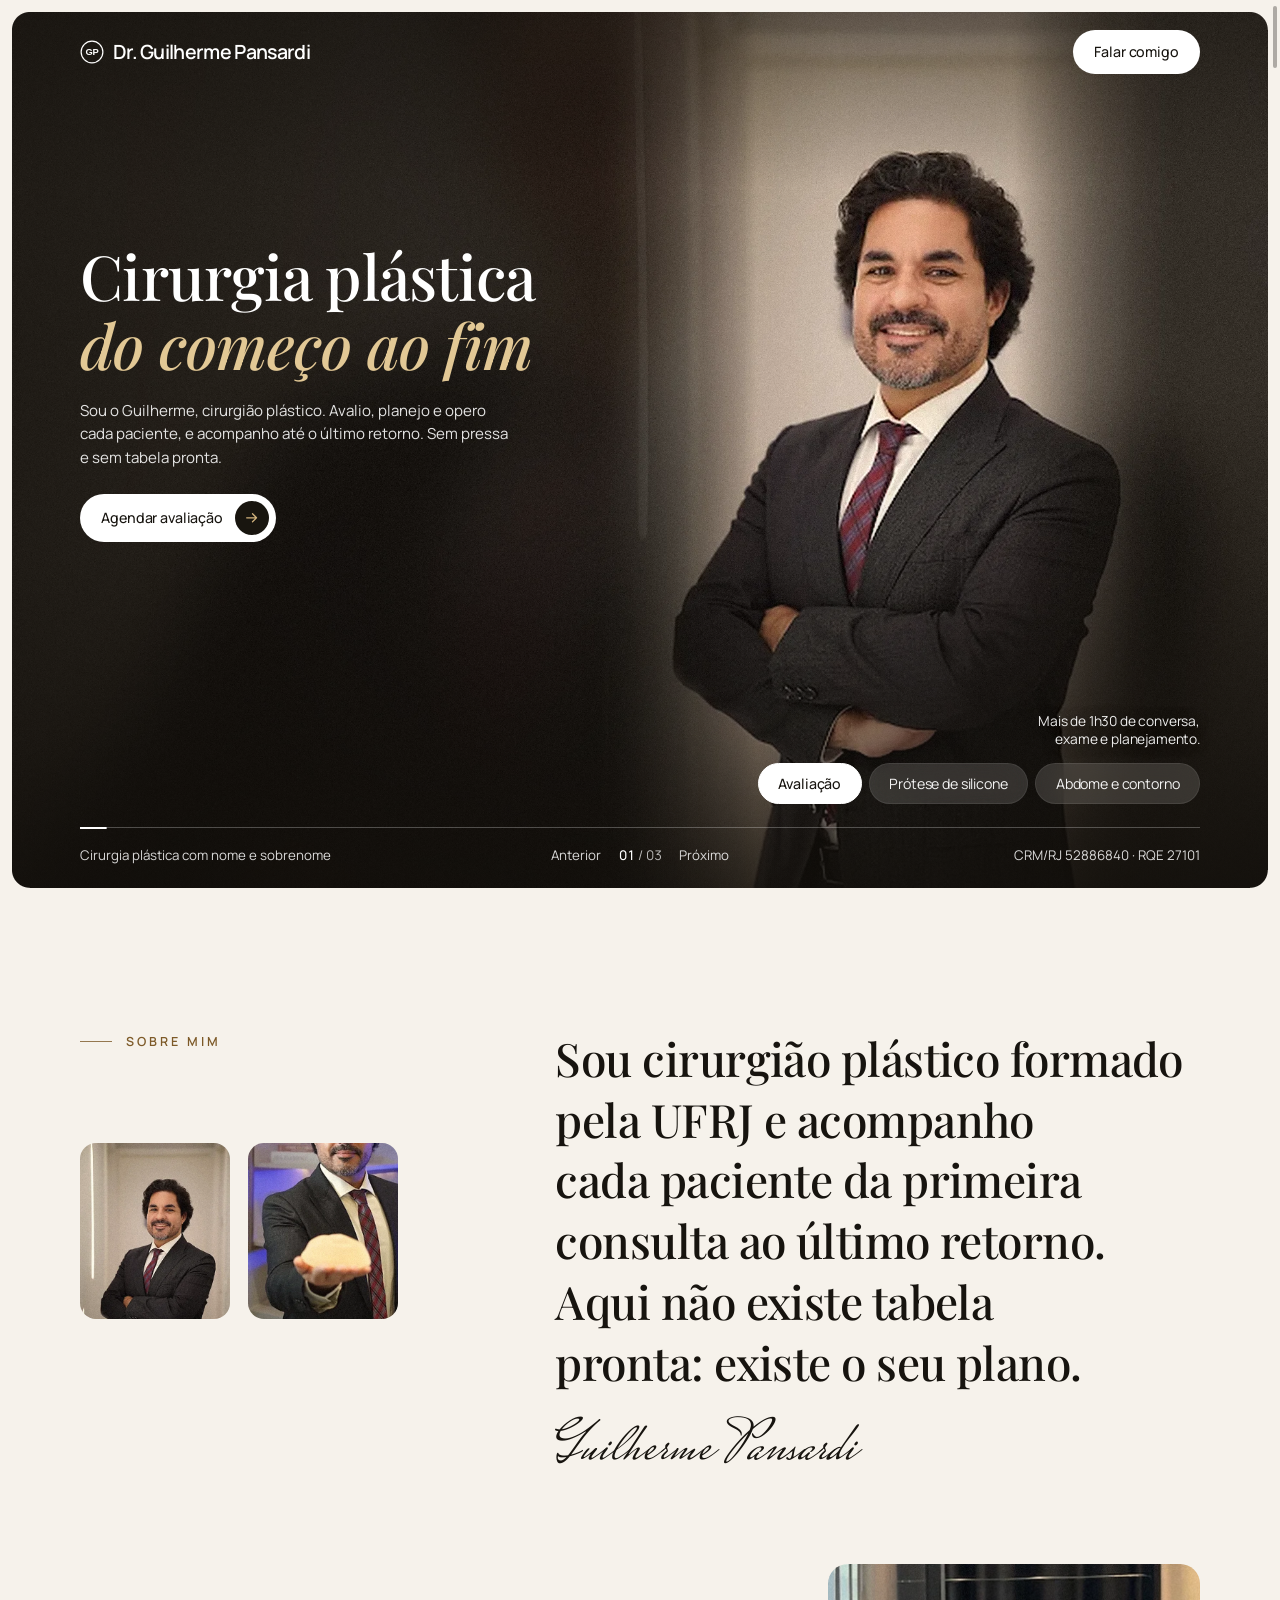
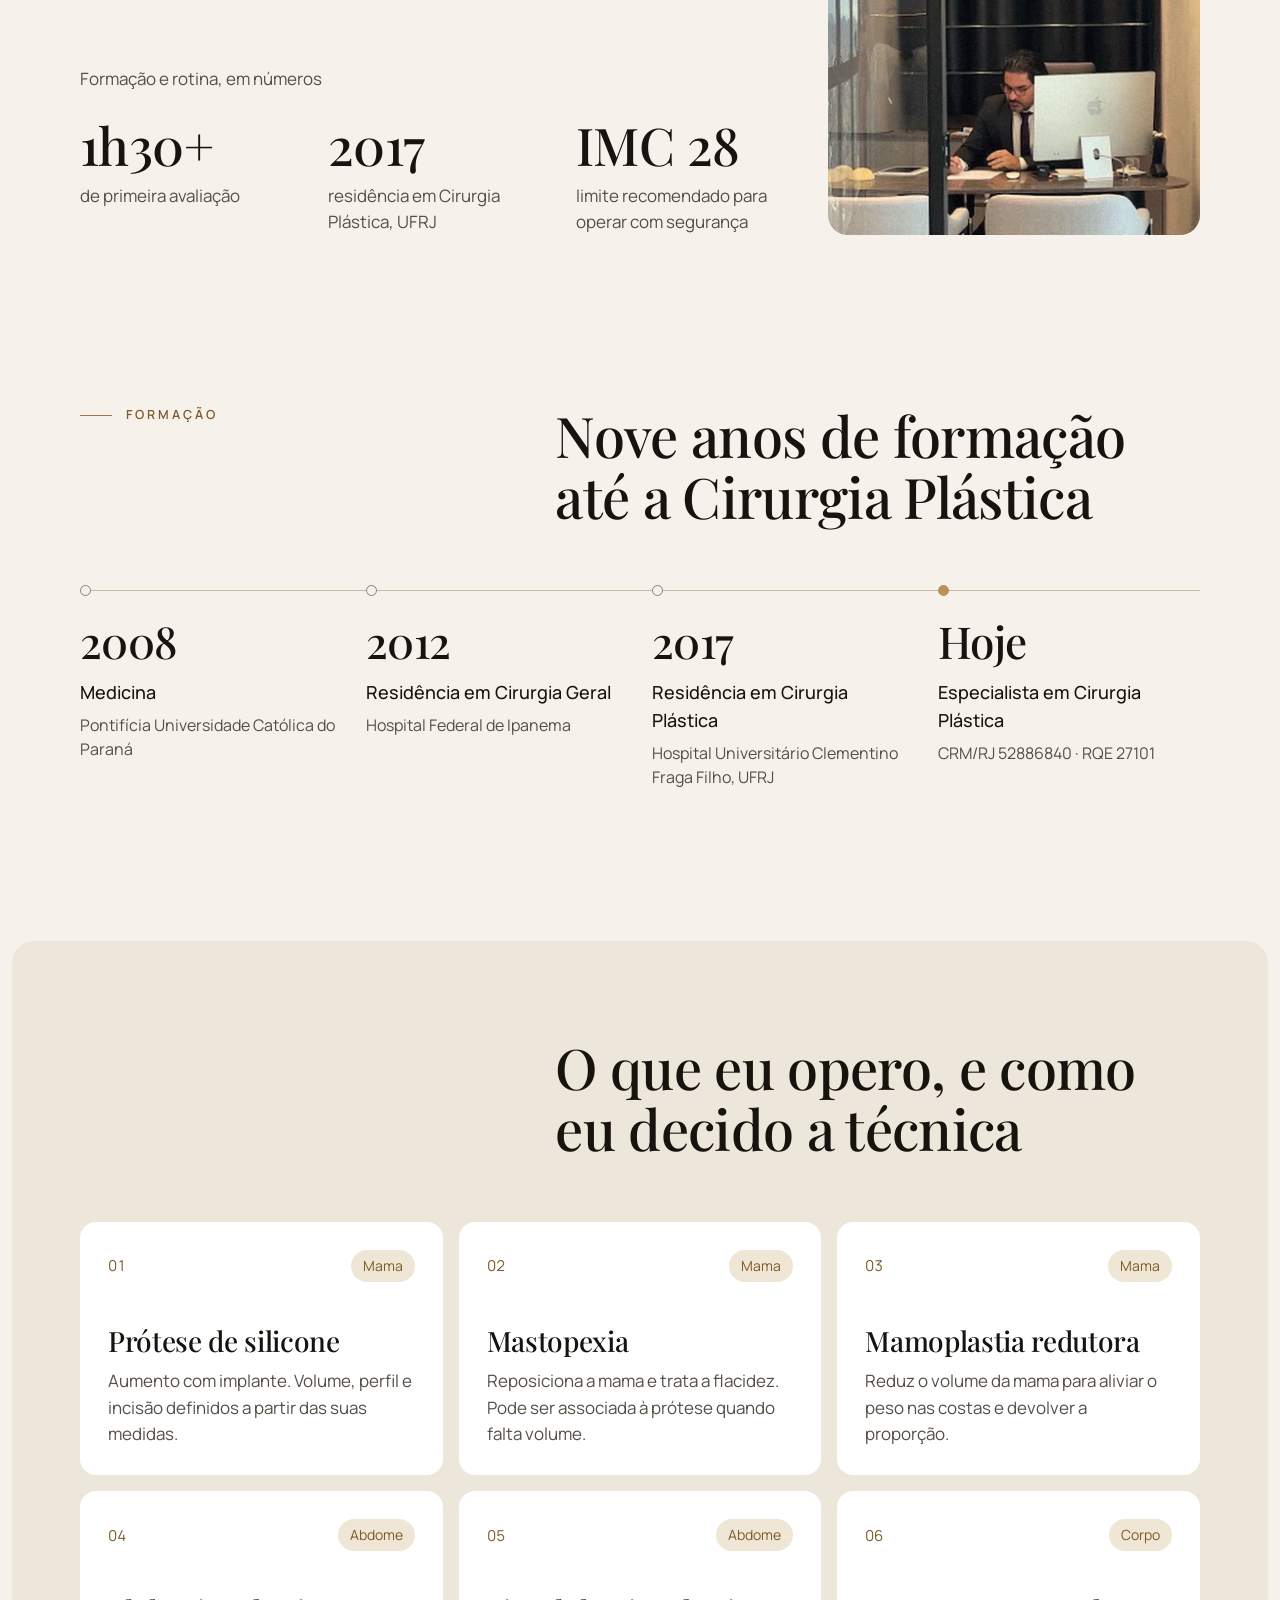
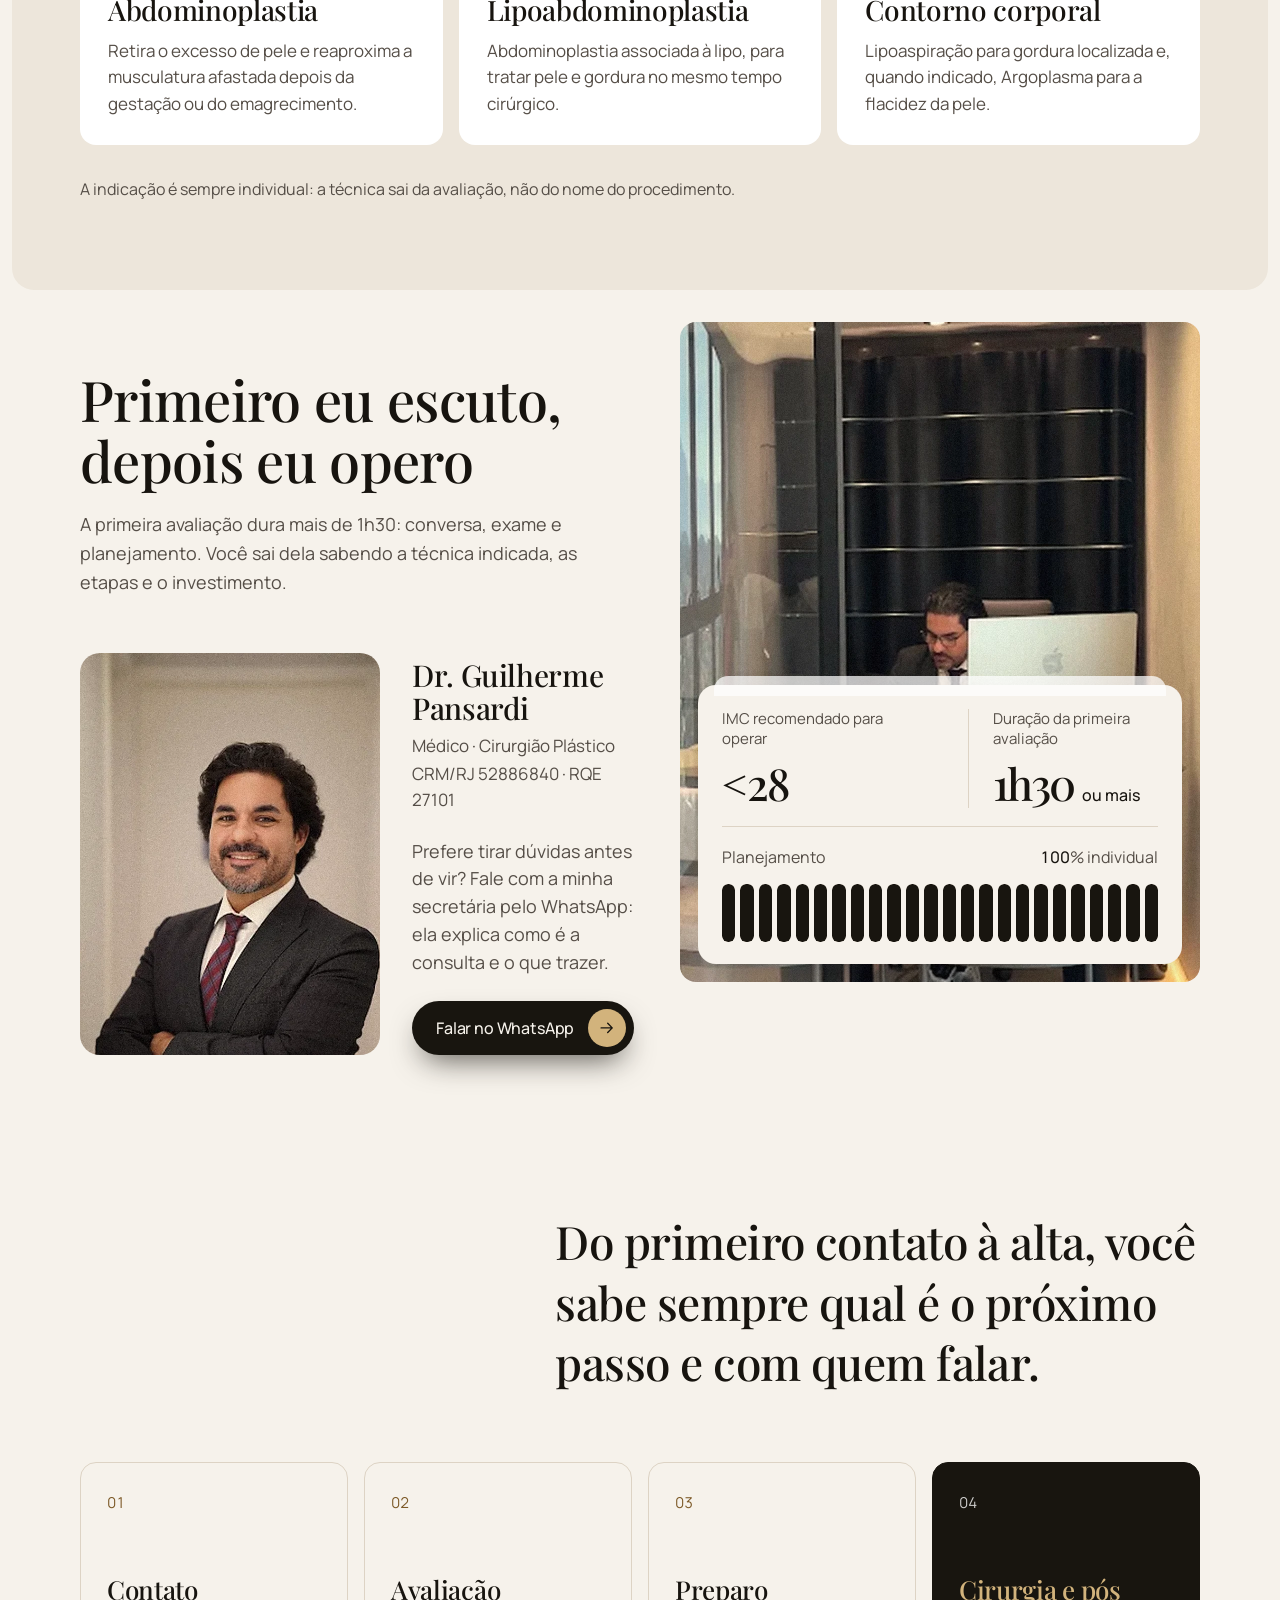
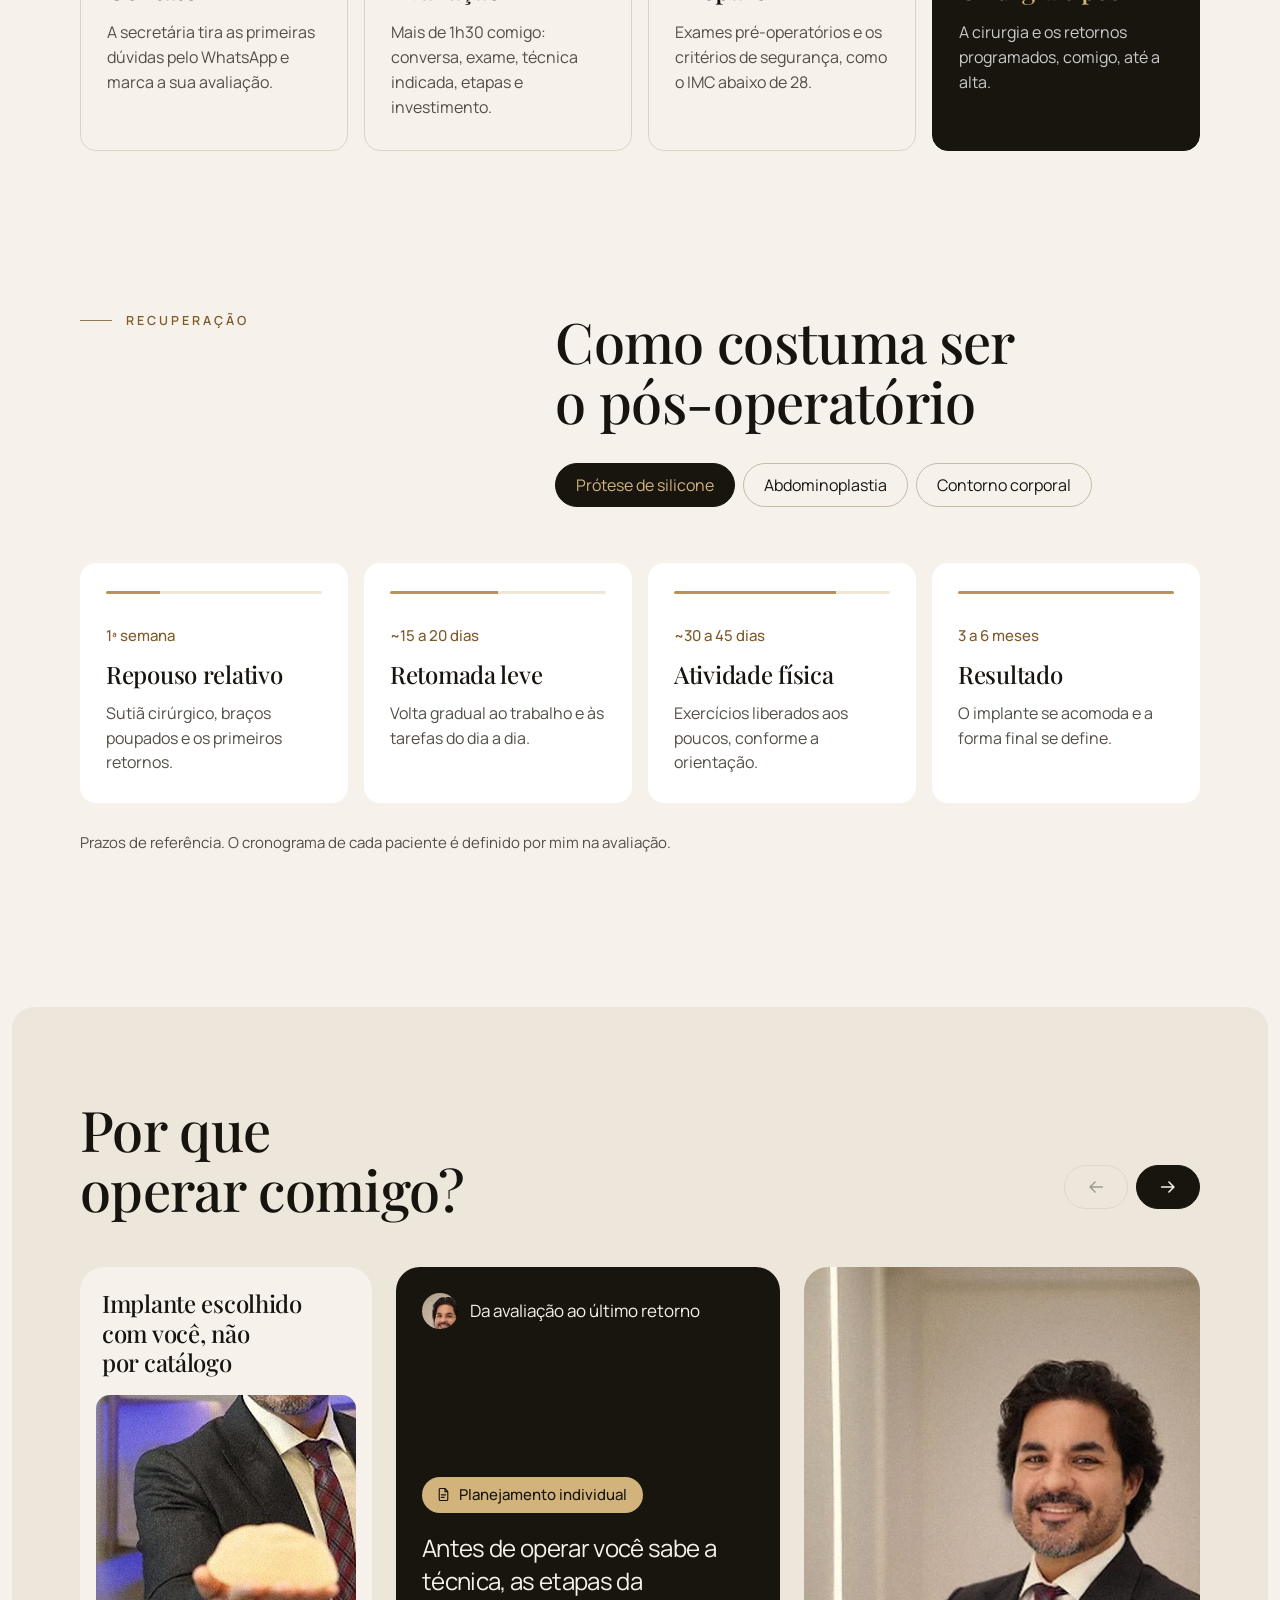
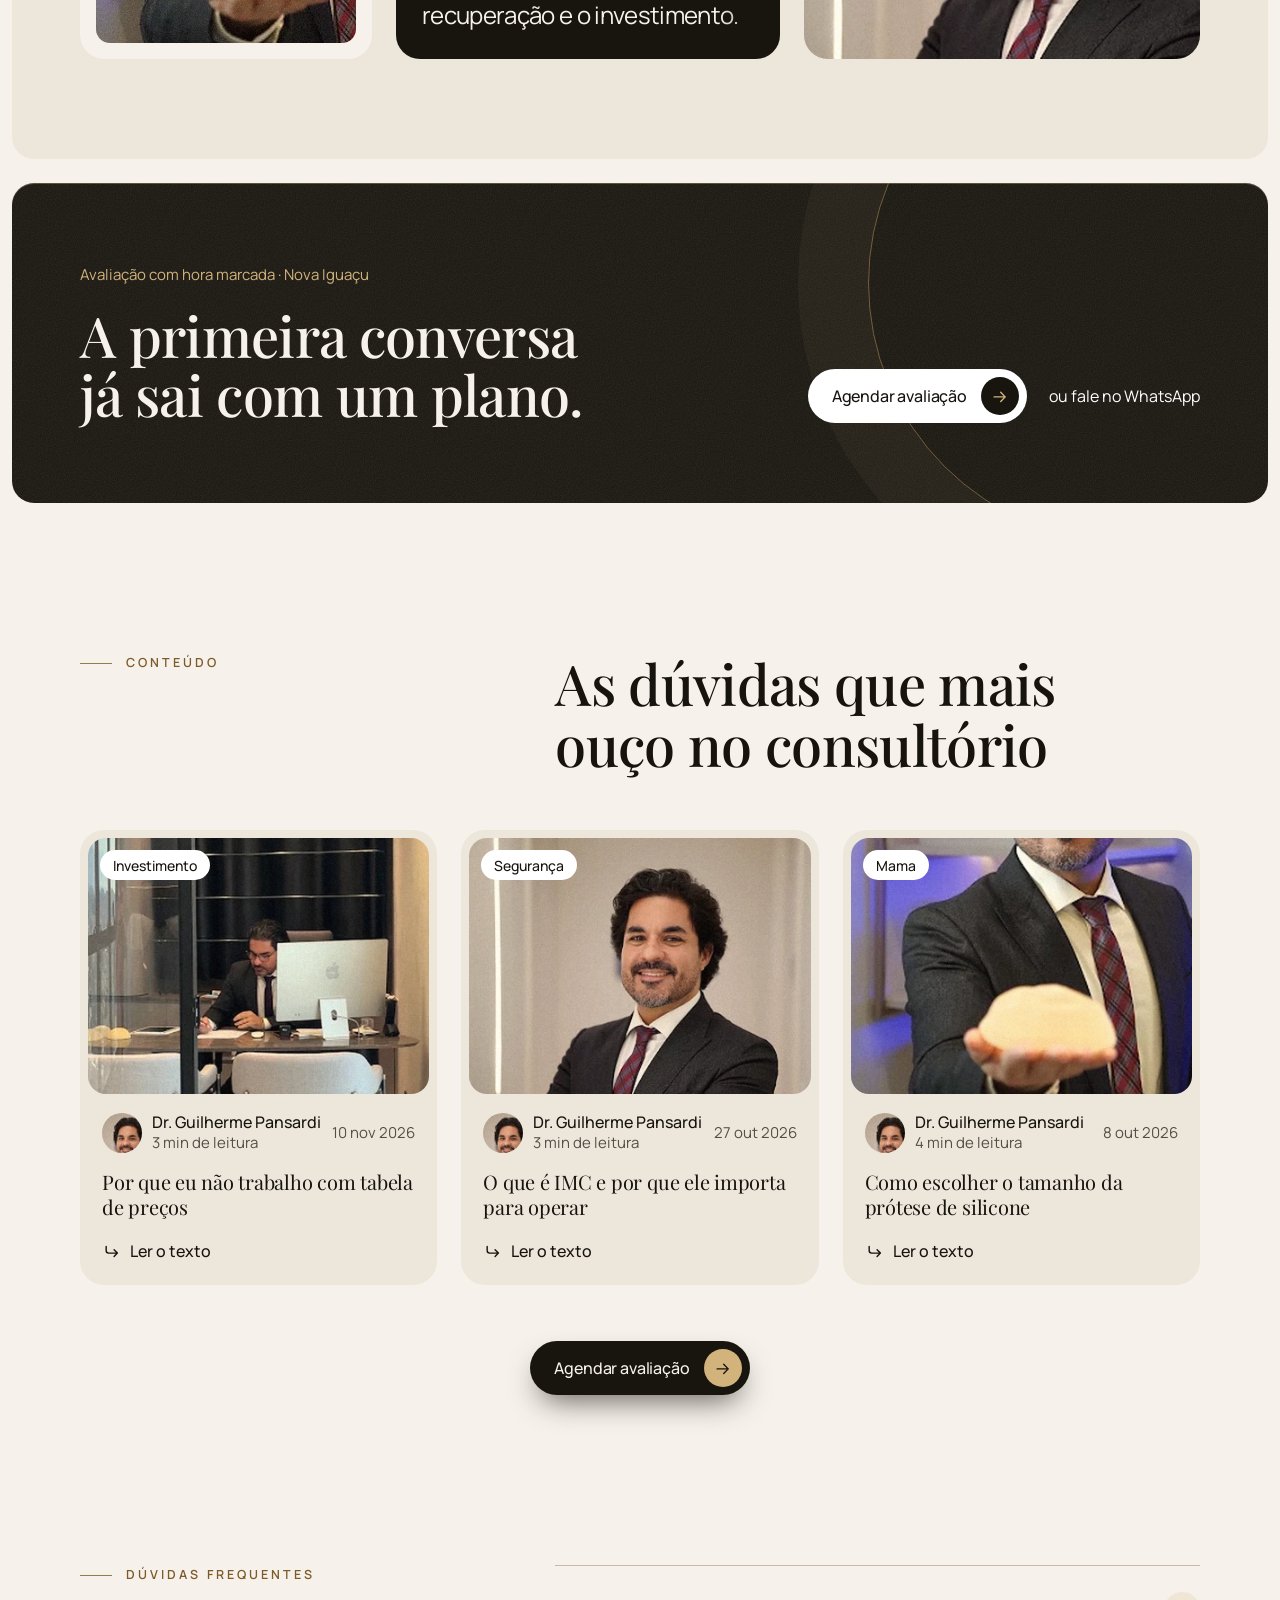
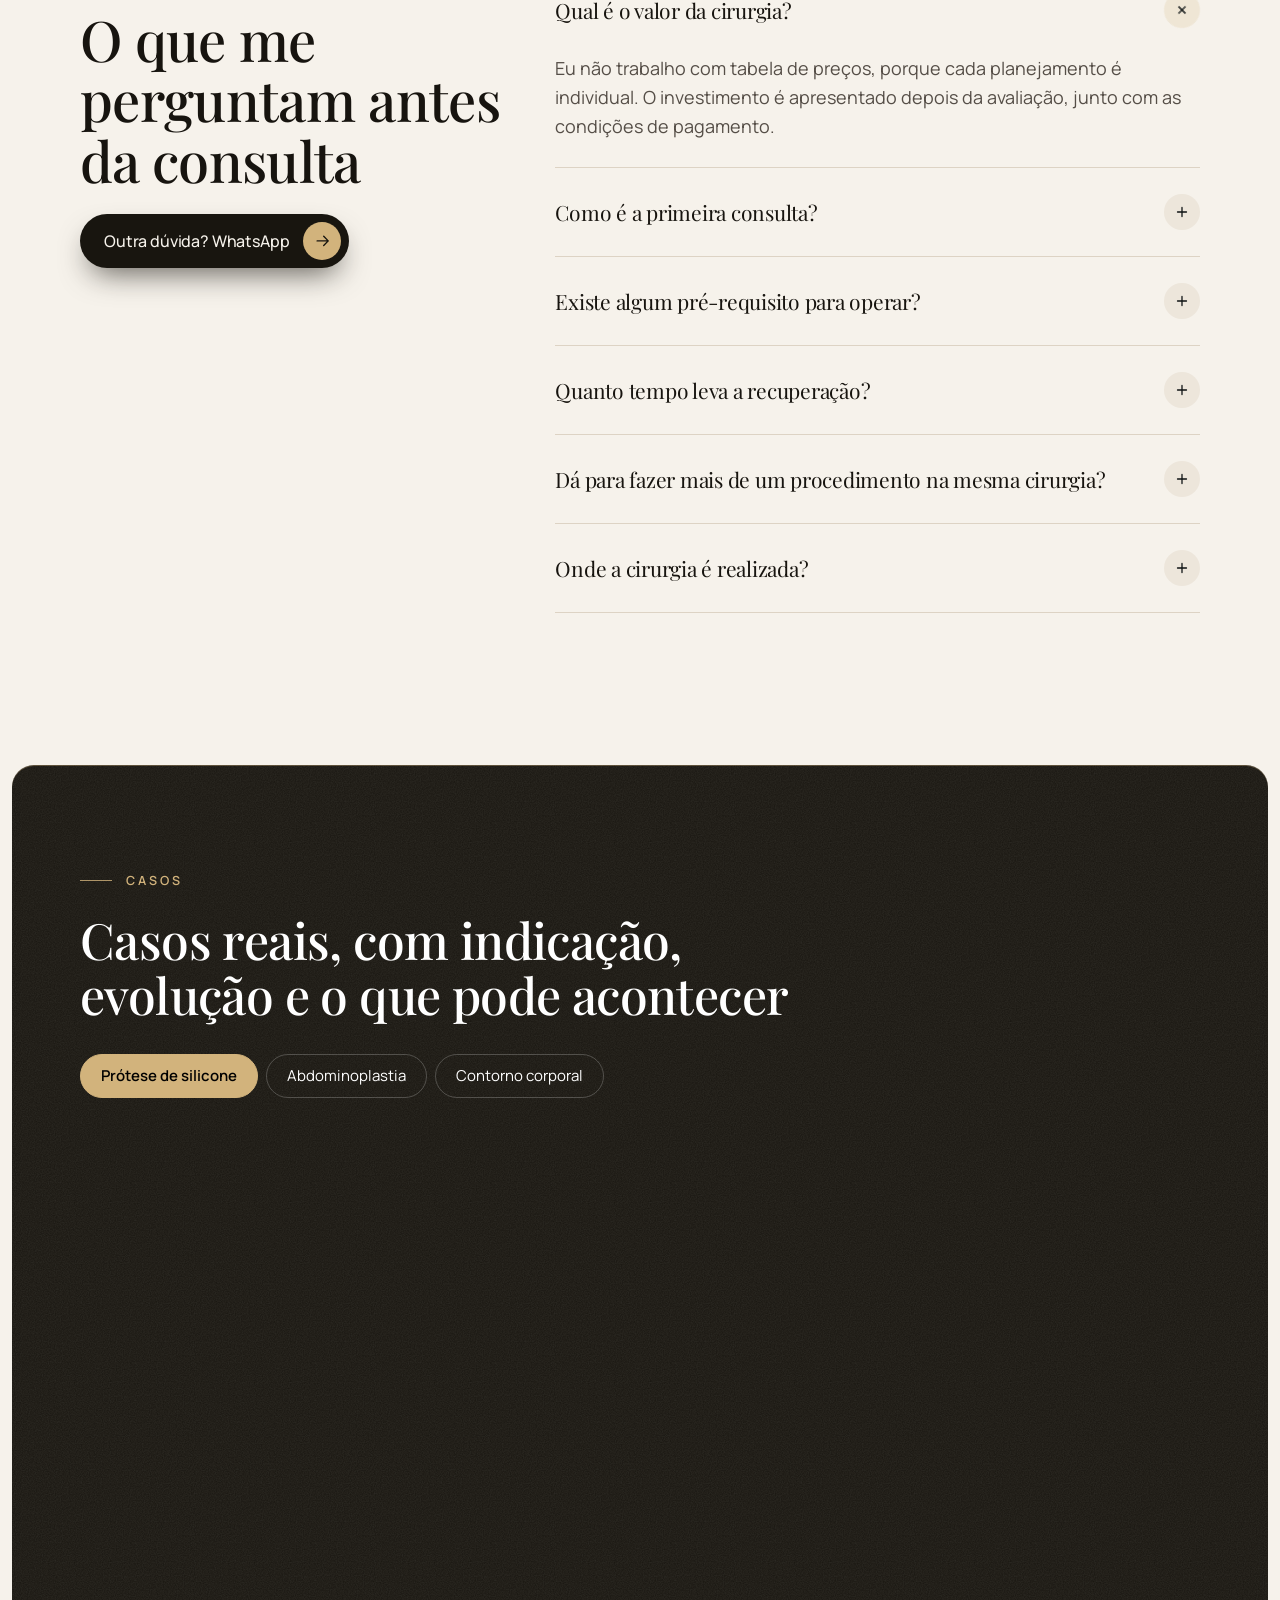
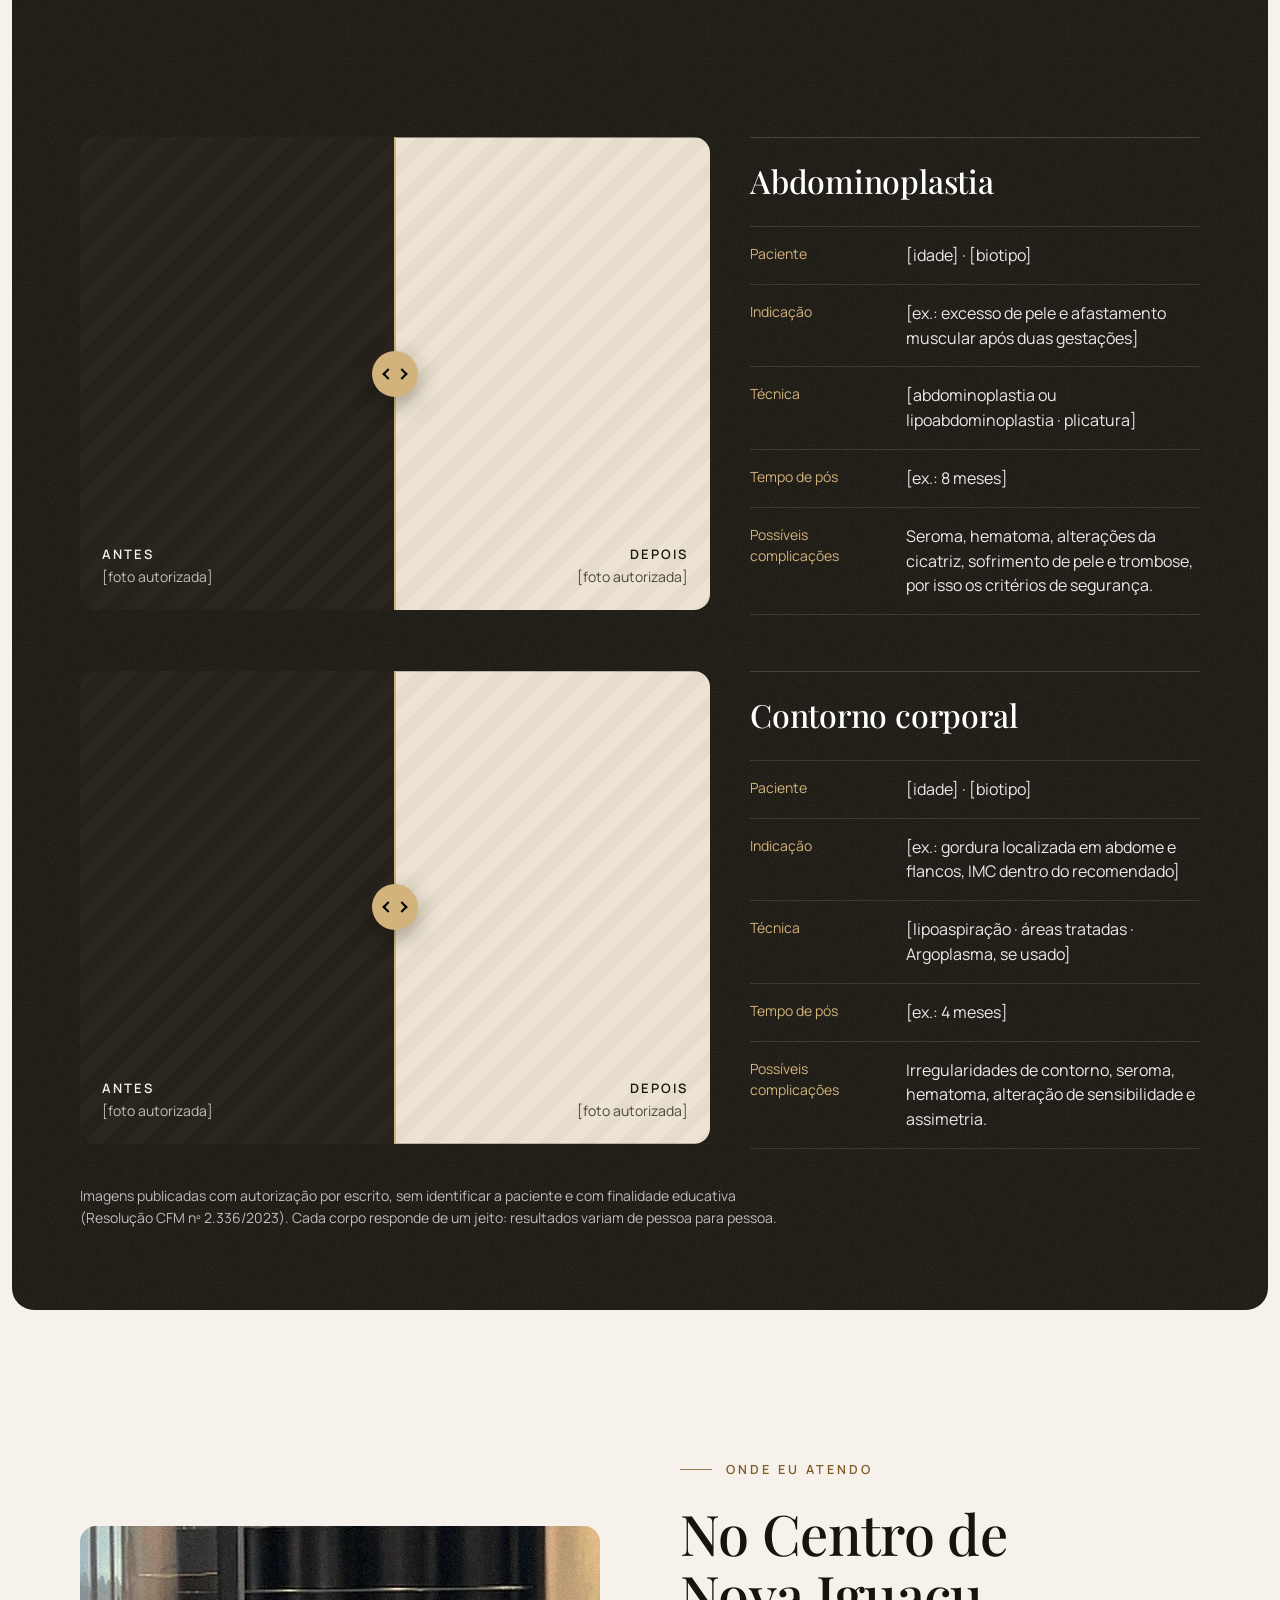
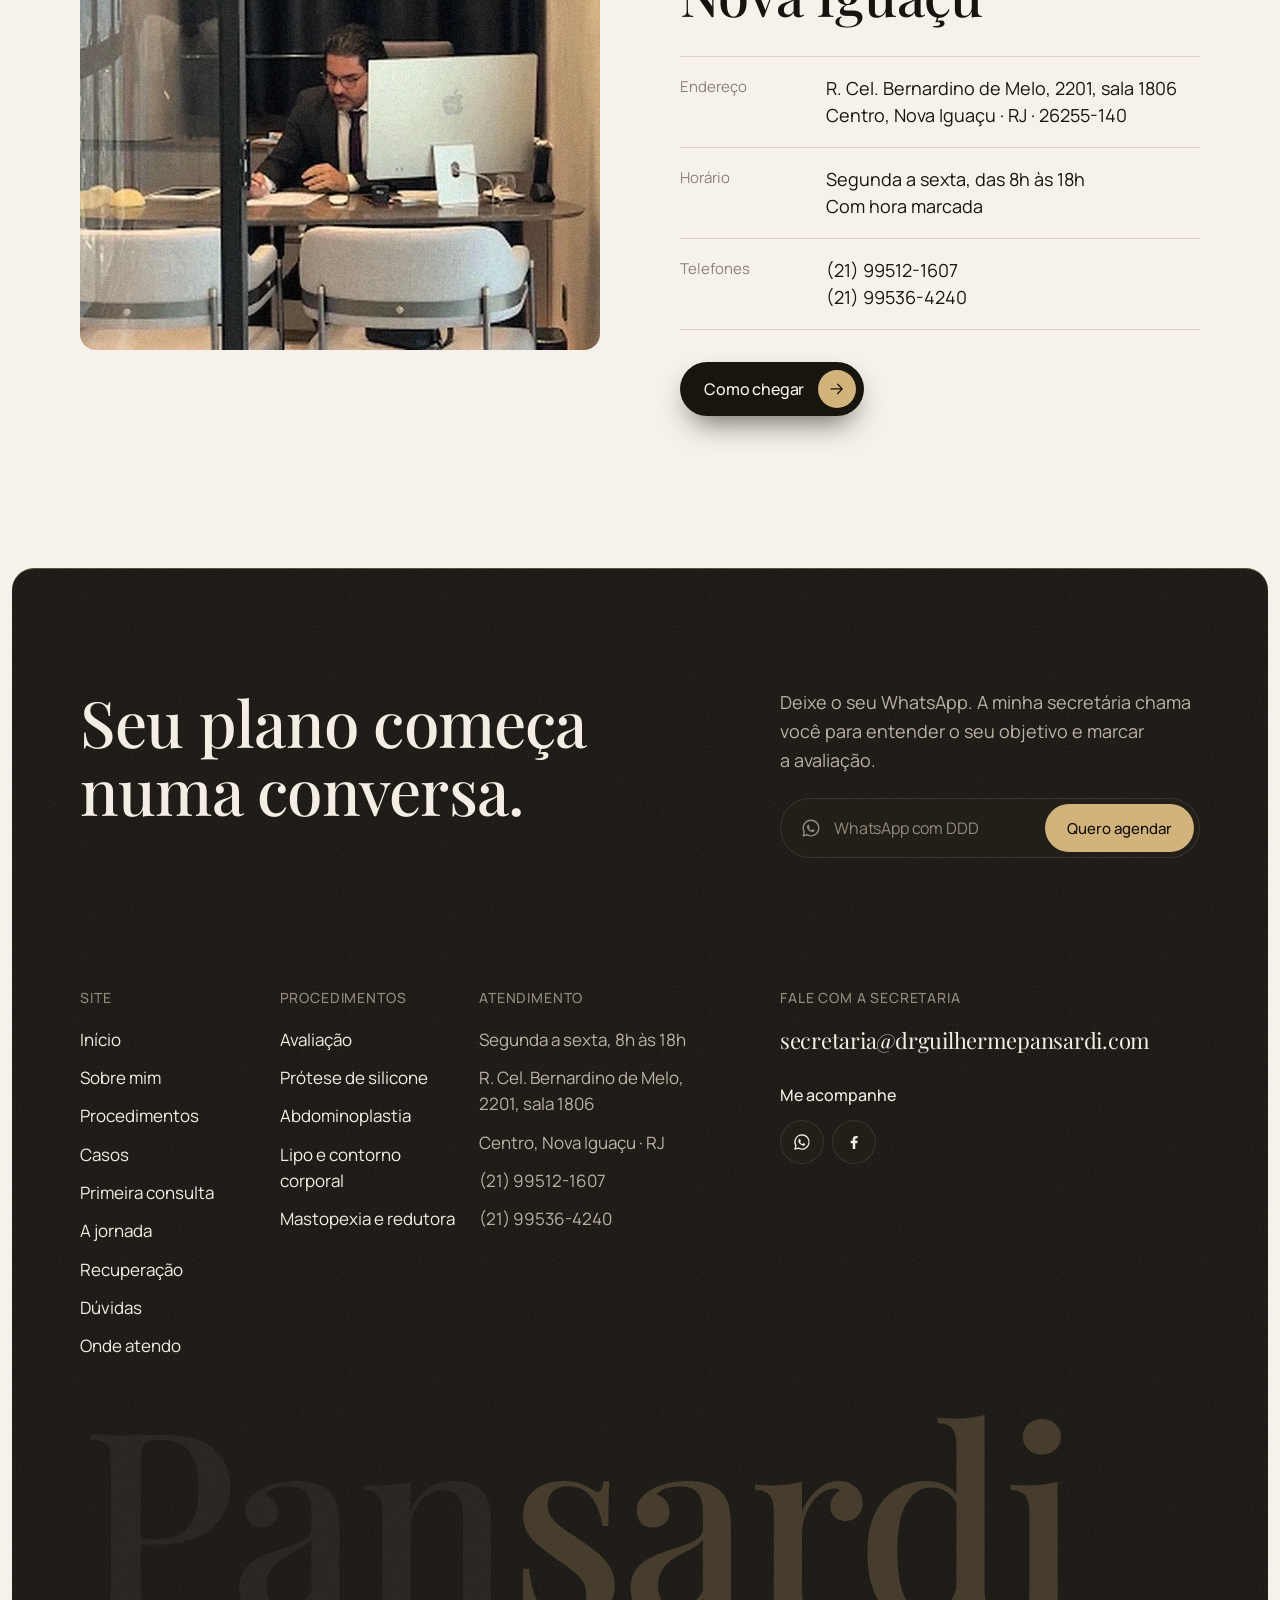
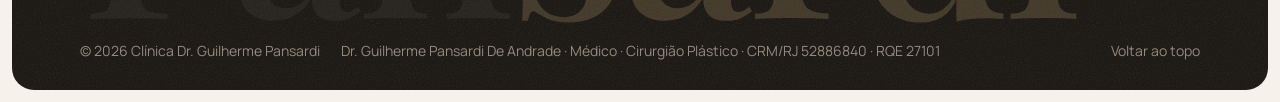
<file: site/previas/dr-guilherme/index.html>
<!doctype html>
<html lang="pt-BR">
<head>
  <meta charset="utf-8">
  <meta name="viewport" content="width=device-width, initial-scale=1, viewport-fit=cover">
  <title>Dr. Guilherme Pansardi · Cirurgião Plástico em Nova Iguaçu</title>
  <meta name="robots" content="noindex, nofollow">
    <meta name="description" content="Dr. Guilherme Pansardi De Andrade, cirurgião plástico em Nova Iguaçu (RJ). CRM/RJ 52886840 · RQE 27101. Prótese de silicone, abdominoplastia e contorno corporal, com primeira avaliação de mais de 1h30.">
  <meta name="theme-color" content="#f6f2eb">
  <link rel="icon" href="marca.svg" type="image/svg+xml">
  <!-- Primeira pintura: a página já nasce na cor certa e com o tema escolhido (?tema=bronze|claro|ciano|lavanda|grafite).
       A folha do site vem em <link> (segura a pintura até chegar), nunca pelo JS. O que entra com animação só se
       esconde com o JS no ar (classe .js); se ele não subir em 4 s, a trava cai e a página aparece inteira. -->
  <script>
    (function () {
      var d = document.documentElement;
      var tema = new URLSearchParams(location.search).get('tema');
      if (/^(bronze|claro|ciano|lavanda|grafite)$/.test(tema || '')) d.dataset.tema = tema;
      d.classList.add('js');
      if (matchMedia('(prefers-reduced-motion: reduce)').matches) d.classList.add('reduzido');
      setTimeout(function () { if (!window.__siteVivo) d.classList.remove('js'); }, 4000);
    })();
  </script>
  <style>
    html { background: #f6f2eb; color: #17140f; }
    body { margin: 0; }
  </style>
  <link rel="stylesheet" href="src/styles/site.css">
</head>
<body>
  <a class="pular" href="#sobre">Pular para o conteúdo</a>

  <!-- a barra que volta quando a pessoa rola para cima, depois do hero: marca, seções e o botão de agendar -->
<div class="barra" data-barra>
  <a class="barra__marca" href="#inicio" aria-label="Dr. Guilherme Pansardi, voltar ao início">
    <svg viewBox="0 0 32 32" aria-hidden="true"><use href="#simbolo"/></svg>
    <span>Dr. Guilherme Pansardi</span>
  </a>
  <nav class="barra__menu" aria-label="Seções do site, barra fixa">
    <a href="#sobre">Sobre</a>
    <a href="#procedimentos">Procedimentos</a>
    <a href="#consulta">Consulta</a>
    <a href="#casos">Casos</a>
    <a href="#duvidas">Dúvidas</a>
    <a href="#local">Onde atendo</a>
  </nav>
  <a class="botao botao--acento botao--simples" href="#contato">Agendar</a>
</div>


  <main>
    <section class="hero" id="inicio" aria-label="Apresentação">
  <div class="hero__card">
    <!-- as fotos dos tratamentos: a primeira já vem no HTML; as outras o motion/hero.js baixa depois da carga -->
    <div class="hero__fotos" aria-hidden="true">
      <picture>
        <source media="(max-width: 760px)" srcset="img/hero-avaliacao-m.webp">
        <img class="hero__foto is-ativa" src="img/hero-avaliacao.webp" width="2400" height="1350" alt="" fetchpriority="high" decoding="async">
      </picture>
    </div>
    <div class="hero__veu" aria-hidden="true"></div>

    <header class="topo">
      <a class="marca" href="#inicio" aria-label="Dr. Guilherme Pansardi, início" data-foco style="--i: 1">
        <svg class="marca__simbolo" viewBox="0 0 32 32" aria-hidden="true"><use href="#simbolo"/></svg>
        <span class="marca__nome">Dr. Guilherme Pansardi</span>
      </a>
      <a class="botao botao--claro botao--simples" href="#contato" data-foco style="--i: 1.8">Falar comigo</a>
    </header>

    <div class="hero__texto">
      <h1 class="hero__titulo">
        <span data-foco style="--i: 3">Cirurgia plástica</span>
        <span data-foco style="--i: 4">do começo ao fim</span>
      </h1>
      <p class="hero__apoio" data-foco style="--i: 5.2">Sou o Guilherme, cirurgião plástico. Avalio, planejo e opero cada paciente, e acompanho até o último retorno. Sem pressa e sem tabela pronta.</p>
      <a class="botao botao--claro" href="#contato" data-foco style="--i: 6.2">
        <span class="botao__texto">Agendar avaliação</span>
        <span class="botao__seta" aria-hidden="true"><svg viewBox="0 0 24 24"><use href="#seta"/></svg><svg viewBox="0 0 24 24"><use href="#seta"/></svg></span>
      </a>
    </div>

    <div class="tratamentos" role="group" aria-label="Tratamentos: escolha um para ver a foto">
      <!-- a frase do tratamento da vez: troca junto com a foto -->
      <p class="tratamentos__frase" data-foco style="--i: 7.4"><span data-troca="texto">Mais de 1h30 de conversa, exame e planejamento.</span></p>
      <div class="tratamentos__linha">
        <button type="button" class="chip is-ativo" data-foco style="--i: 8.0" aria-pressed="true" data-foto="hero-avaliacao" data-texto="Mais de 1h30 de conversa, exame e planejamento.">Avaliação</button>
        <button type="button" class="chip" data-foco style="--i: 8.5" aria-pressed="false" data-foto="hero-protese" data-texto="Volume e perfil do implante escolhidos com você.">Prótese de silicone</button>
        <button type="button" class="chip" data-foco style="--i: 9.0" aria-pressed="false" data-foto="hero-consultorio" data-texto="Abdominoplastia, lipo e contorno, quando indicados.">Abdome e contorno</button>
      </div>
    </div>

    <div class="hero__pe" data-foco style="--i: 9">
      <div class="hero__linha"><span class="hero__progresso"></span></div>
      <p class="hero__lema">Cirurgia plástica com nome e sobrenome</p>
      <div class="hero__passo" aria-label="Fotos dos tratamentos">
        <button class="hero__troca" type="button" data-passo="-1">Anterior</button>
        <span class="hero__conta"><b data-troca="conta">01</b> / 03</span>
        <button class="hero__troca" type="button" data-passo="1">Próximo</button>
      </div>
      <p class="hero__cro">CRM/RJ 52886840 · RQE 27101</p>
    </div>
  </div>

  <!-- desenhos usados pela página inteira -->
  <svg width="0" height="0" style="position: absolute" aria-hidden="true">
    <symbol id="seta" viewBox="0 0 24 24"><path d="M5 12h13.5M13 6.5l5.5 5.5-5.5 5.5" fill="none" stroke="currentColor" stroke-width="1.7" stroke-linecap="round" stroke-linejoin="round"/></symbol>
    <symbol id="seta-cima" viewBox="0 0 24 24"><path d="M7.5 16.5l9-9M9 7.5h7.5V15" fill="none" stroke="currentColor" stroke-width="1.7" stroke-linecap="round" stroke-linejoin="round"/></symbol>
    <symbol id="seta-volta" viewBox="0 0 24 24"><path d="M5 6.500v5a3 3 0 0 0 3 3h10.500M14.500 10.500l4 4-4 4" fill="none" stroke="currentColor" stroke-width="1.7" stroke-linecap="round" stroke-linejoin="round"/></symbol>
    <!-- o símbolo da marca: monograma GP num círculo -->
    <symbol id="simbolo" viewBox="0 0 32 32"><circle cx="16" cy="16" r="14.5" fill="none" stroke="currentColor" stroke-width="1.6"/><text x="16" y="20.6" text-anchor="middle" font-family="Schibsted Grotesk, sans-serif" font-size="12.5" font-weight="600" letter-spacing="-0.4" fill="currentColor">GP</text></symbol>
  </svg>
</section>


    <section class="sobre" id="sobre" aria-labelledby="sobre-frase">
  <div class="conteudo sobre__grade">
    <div class="sobre__lado">
      <p class="etiqueta" data-foco>Sobre mim</p>
      <div class="sobre__retratos">
        <img src="img/sobre-retrato.webp" width="420" height="494" alt="Dr. Guilherme Pansardi de terno, de braços cruzados" loading="lazy" decoding="async" data-foco style="--i: 2">
        <img src="img/sobre-maos.webp" width="420" height="494" alt="Mão do Dr. Guilherme segurando um implante de silicone" loading="lazy" decoding="async" data-foco style="--i: 3">
      </div>
    </div>

    <div class="sobre__fala">
      <h2 class="sobre__frase" id="sobre-frase" data-varredura data-foco style="--i: 1">Sou cirurgião plástico formado pela UFRJ e acompanho cada paciente da primeira consulta ao último retorno. Aqui não existe tabela pronta: existe o seu plano.</h2>
      <p class="sobre__assina" data-assina aria-label="Assinado: Guilherme Pansardi"><span aria-hidden="true">Guilherme Pansardi</span></p>
    </div>

    <div class="sobre__numeros">
      <p class="sobre__legenda" data-foco>Formação e rotina, em números</p>
      <dl class="numeros">
        <div data-foco style="--i: 1"><dt>1h30+</dt><dd>de primeira avaliação</dd></div>
        <div data-foco style="--i: 2"><dt>2017</dt><dd>residência em Cirurgia Plástica, UFRJ</dd></div>
        <div data-foco style="--i: 3"><dt>IMC 28</dt><dd>limite recomendado para operar com segurança</dd></div>
      </dl>
    </div>

    <img class="sobre__foto" src="img/sobre-bancada.webp" width="760" height="554" alt="Dr. Guilherme à mesa do consultório em Nova Iguaçu" loading="lazy" decoding="async" data-foco style="--i: 2">
  </div>
</section>


    <section class="formacao" id="formacao" aria-labelledby="formacao-titulo">
  <div class="conteudo formacao__grade">
    <div class="formacao__topo">
      <p class="etiqueta" data-foco>Formação</p>
      <h2 class="titulo" id="formacao-titulo" data-foco style="--i: 1">Nove anos de formação até a Cirurgia Plástica</h2>
    </div>
    <ol class="formacao__linha">
      <li data-foco style="--i: 1"><span class="formacao__ano">2008</span><b>Medicina</b><span>Pontifícia Universidade Católica do Paraná</span></li>
      <li data-foco style="--i: 2"><span class="formacao__ano">2012</span><b>Residência em Cirurgia Geral</b><span>Hospital Federal de Ipanema</span></li>
      <li data-foco style="--i: 3"><span class="formacao__ano">2017</span><b>Residência em Cirurgia Plástica</b><span>Hospital Universitário Clementino Fraga Filho, UFRJ</span></li>
      <li data-foco style="--i: 4" class="is-hoje"><span class="formacao__ano">Hoje</span><b>Especialista em Cirurgia Plástica</b><span>CRM/RJ 52886840 · RQE 27101</span></li>
    </ol>
  </div>
</section>


    <section class="procs" id="procedimentos" aria-labelledby="procs-titulo">
  <div class="conteudo">
    <div class="procs__topo">
      <p class="etiqueta" data-foco>Procedimentos</p>
      <h2 class="titulo" id="procs-titulo" data-foco style="--i: 1">O que eu opero, e como eu decido a técnica</h2>
    </div>
    <ul class="procs__grade">
      <li class="proc" data-foco><span class="proc__num">01</span><span class="proc__tag">Mama</span><h3>Prótese de silicone</h3><p>Aumento com implante. Volume, perfil e incisão definidos a partir das suas medidas.</p></li>
      <li class="proc" data-foco style="--i: 1"><span class="proc__num">02</span><span class="proc__tag">Mama</span><h3>Mastopexia</h3><p>Reposiciona a mama e trata a flacidez. Pode ser associada à prótese quando falta volume.</p></li>
      <li class="proc" data-foco style="--i: 2"><span class="proc__num">03</span><span class="proc__tag">Mama</span><h3>Mamoplastia redutora</h3><p>Reduz o volume da mama para aliviar o peso nas costas e devolver a proporção.</p></li>
      <li class="proc" data-foco style="--i: 3"><span class="proc__num">04</span><span class="proc__tag">Abdome</span><h3>Abdominoplastia</h3><p>Retira o excesso de pele e reaproxima a musculatura afastada depois da gestação ou do emagrecimento.</p></li>
      <li class="proc" data-foco style="--i: 4"><span class="proc__num">05</span><span class="proc__tag">Abdome</span><h3>Lipoabdominoplastia</h3><p>Abdominoplastia associada à lipo, para tratar pele e gordura no mesmo tempo cirúrgico.</p></li>
      <li class="proc" data-foco style="--i: 5"><span class="proc__num">06</span><span class="proc__tag">Corpo</span><h3>Contorno corporal</h3><p>Lipoaspiração para gordura localizada e, quando indicado, Argoplasma para a flacidez da pele.</p></li>
    </ul>
    <p class="procs__nota" data-foco>A indicação é sempre individual: a técnica sai da avaliação, não do nome do procedimento.</p>
  </div>
</section>


    <section class="consulta" id="consulta" aria-labelledby="consulta-titulo">
  <div class="conteudo consulta__grade">
    <div class="consulta__texto">
      <p class="etiqueta" data-foco>Primeira consulta</p>
      <h2 class="titulo" id="consulta-titulo" data-foco style="--i: 1">Primeiro eu escuto, depois eu opero</h2>
      <p class="apoio" data-foco style="--i: 2">A primeira avaliação dura mais de 1h30: conversa, exame e planejamento. Você sai dela sabendo a técnica indicada, as etapas e o investimento.</p>
    </div>

    <div class="consulta__lia">
      <!-- o card da conversa por vídeo: uma chamada desenhada, só ilustração -->
      <figure class="chamada" data-foco style="--i: 1">
        <img class="chamada__foto" src="img/consulta-video.webp" width="640" height="760" alt="Dr. Guilherme Pansardi" loading="lazy" decoding="async">
        <!-- o quadro de quem chama fica com a câmera desligada: publicidade de dentista não mostra paciente -->
        
      </figure>
      <div class="consulta__ficha">
        <div data-foco style="--i: 2">
          <h3 class="consulta__nome">Dr. Guilherme Pansardi</h3>
          <p class="consulta__cargo">Médico · Cirurgião Plástico</p>
          <p class="consulta__cargo">CRM/RJ 52886840 · RQE 27101</p>
        </div>
        <div data-foco style="--i: 3">
          <p class="consulta__convite">Prefere tirar dúvidas antes de vir? Fale com a minha secretária pelo WhatsApp: ela explica como é a consulta e o que trazer.</p>
          <a class="botao botao--acento" href="https://wa.me/5521995121607" target="_blank" rel="noopener">
            <span class="botao__texto">Falar no WhatsApp</span>
            <span class="botao__seta" aria-hidden="true"><svg viewBox="0 0 24 24"><use href="#seta"/></svg><svg viewBox="0 0 24 24"><use href="#seta"/></svg></span>
          </a>
        </div>
      </div>
    </div>

    <figure class="sala" data-foco style="--i: 2">
      <img class="sala__foto" src="img/consulta-sala.webp" width="1040" height="1330" alt="Dr. Guilherme no consultório, à mesa" loading="lazy" decoding="async">
      <figcaption class="agenda" data-barras="100">
        <dl class="agenda__dados">
          <div><dt>IMC recomendado para operar</dt><dd><b>&lt;28</b></dd></div>
          <div><dt>Duração da primeira avaliação</dt><dd><b>1h30</b> ou mais</dd></div>
        </dl>
        <p class="agenda__linha"><span>Planejamento</span><span><b class="agenda__pct">100</b>% individual</span></p>
        <div class="agenda__barras" aria-hidden="true"></div>
      </figcaption>
    </figure>
  </div>
</section>


    <section class="jornada" id="jornada" aria-labelledby="jornada-titulo">
  <div class="conteudo">
    <div class="jornada__topo">
      <p class="etiqueta" data-foco>A jornada</p>
      <h2 class="jornada__frase" id="jornada-titulo" data-varredura data-foco style="--i: 1">Do primeiro contato à alta, você sabe sempre qual é o próximo passo e com quem falar.</h2>
    </div>
    <ol class="jornada__passos">
      <li data-foco><span class="jornada__n">01</span><h3>Contato</h3><p>A secretária tira as primeiras dúvidas pelo WhatsApp e marca a sua avaliação.</p></li>
      <li data-foco style="--i: 1"><span class="jornada__n">02</span><h3>Avaliação</h3><p>Mais de 1h30 comigo: conversa, exame, técnica indicada, etapas e investimento.</p></li>
      <li data-foco style="--i: 2"><span class="jornada__n">03</span><h3>Preparo</h3><p>Exames pré-operatórios e os critérios de segurança, como o IMC abaixo de 28.</p></li>
      <li data-foco style="--i: 3"><span class="jornada__n">04</span><h3>Cirurgia e pós</h3><p>A cirurgia e os retornos programados, comigo, até a alta.</p></li>
    </ol>
  </div>
</section>


    <section class="recup" id="recuperacao" aria-labelledby="recup-titulo">
  <div class="conteudo">
    <div class="recup__topo">
      <p class="etiqueta" data-foco>Recuperação</p>
      <div>
        <h2 class="titulo" id="recup-titulo" data-foco style="--i: 1">Como costuma ser o pós-operatório</h2>
        <div class="recup__abas" role="tablist" aria-label="Escolha o procedimento" data-foco style="--i: 2">
          <button type="button" role="tab" class="recup__aba is-ativa" aria-selected="true" aria-controls="recup-protese" id="aba-protese">Prótese de silicone</button>
          <button type="button" role="tab" class="recup__aba" aria-selected="false" aria-controls="recup-abdome" id="aba-abdome" tabindex="-1">Abdominoplastia</button>
          <button type="button" role="tab" class="recup__aba" aria-selected="false" aria-controls="recup-contorno" id="aba-contorno" tabindex="-1">Contorno corporal</button>
        </div>
      </div>
    </div>

    <div class="recup__painel is-ativo" id="recup-protese" role="tabpanel" aria-labelledby="aba-protese">
      <ol class="recup__fases" data-foco style="--i: 3">
        <li><span>1ª semana</span><b>Repouso relativo</b><p>Sutiã cirúrgico, braços poupados e os primeiros retornos.</p></li>
        <li><span>~15 a 20 dias</span><b>Retomada leve</b><p>Volta gradual ao trabalho e às tarefas do dia a dia.</p></li>
        <li><span>~30 a 45 dias</span><b>Atividade física</b><p>Exercícios liberados aos poucos, conforme a orientação.</p></li>
        <li><span>3 a 6 meses</span><b>Resultado</b><p>O implante se acomoda e a forma final se define.</p></li>
      </ol>
    </div>
    <div class="recup__painel" id="recup-abdome" role="tabpanel" aria-labelledby="aba-abdome" hidden>
      <ol class="recup__fases">
        <li><span>1ª semana</span><b>Repouso</b><p>Cinta compressiva, caminhadas curtas e os primeiros retornos.</p></li>
        <li><span>~20 a 25 dias</span><b>Retomada leve</b><p>Retorno gradual a trabalhos leves, ainda com a cinta.</p></li>
        <li><span>~45 a 60 dias</span><b>Atividade física</b><p>Liberação progressiva de exercícios.</p></li>
        <li><span>6 a 12 meses</span><b>Resultado</b><p>A cicatriz amadurece e o contorno se estabiliza.</p></li>
      </ol>
    </div>
    <div class="recup__painel" id="recup-contorno" role="tabpanel" aria-labelledby="aba-contorno" hidden>
      <ol class="recup__fases">
        <li><span>1ª semana</span><b>Primeiros dias</b><p>Malha compressiva e as drenagens indicadas.</p></li>
        <li><span>~7 a 15 dias</span><b>Retomada leve</b><p>Retorno ao trabalho, conforme a extensão da cirurgia.</p></li>
        <li><span>~30 a 40 dias</span><b>Atividade física</b><p>Exercícios liberados aos poucos.</p></li>
        <li><span>3 a 6 meses</span><b>Resultado</b><p>O inchaço regride e o contorno final aparece.</p></li>
      </ol>
    </div>
    <p class="recup__nota" data-foco>Prazos de referência. O cronograma de cada paciente é definido por mim na avaliação.</p>
  </div>
</section>


    <section class="motivos" id="motivos" aria-labelledby="motivos-titulo">
  <div class="painel">
  <div class="conteudo motivos__topo">
    <h2 class="titulo" id="motivos-titulo" data-foco>Por que operar comigo?</h2>
    <div class="setas" data-foco style="--i: 1">
      <button type="button" data-trilho="-1" aria-label="Cartões anteriores"><svg viewBox="0 0 24 24" aria-hidden="true"><use href="#seta"/></svg></button>
      <button type="button" data-trilho="1" aria-label="Próximos cartões"><svg viewBox="0 0 24 24" aria-hidden="true"><use href="#seta"/></svg></button>
    </div>
  </div>

  <!-- fila de cartões que rola de lado: com as setas, arrastando ou com o próprio trackpad -->
  <ul class="trilho" data-trilho-fila tabindex="0" aria-label="Motivos para operar com o Dr. Guilherme">
    <li class="cartao cartao--foto-titulo" data-foco>
      <h3>Implante escolhido com você, não por catálogo</h3>
      <img src="img/motivo-implante.webp" width="560" height="460" alt="Implante de silicone na mão do Dr. Guilherme" loading="lazy" decoding="async" draggable="false">
    </li>

    <li class="cartao cartao--cor" data-foco style="--i: 1">
      <p class="cartao__gente">
        <span class="cartao__rostos" aria-hidden="true">
          <img src="img/gp-rosto.webp" width="88" height="88" alt="" loading="lazy" decoding="async" draggable="false">
        </span>
        Da avaliação ao último retorno
      </p>
      <div>
        <p class="cartao__selo"><svg viewBox="0 0 24 24" aria-hidden="true"><path d="M7 3.500h7l4 4V19a1.500 1.500 0 0 1-1.500 1.500h-9A1.500 1.500 0 0 1 6 19V5a1.500 1.500 0 0 1 1-1.500zM14 3.500V8h4M9 12.500h6M9 16h4" fill="none" stroke="currentColor" stroke-width="1.6" stroke-linecap="round" stroke-linejoin="round"/></svg>Planejamento individual</p>
        <p class="cartao__frase" data-varredura>Antes de operar você sabe a técnica, as etapas da recuperação e o investimento.</p>
      </div>
    </li>

    <li class="cartao cartao--foto" data-foco style="--i: 2">
      <img src="img/motivo-retrato.webp" width="1000" height="800" alt="Retrato do Dr. Guilherme Pansardi" loading="lazy" decoding="async" draggable="false">
    </li>

    <li class="cartao cartao--numero" data-foco style="--i: 3">
      <p class="cartao__numero">3</p>
      <p class="cartao__rotulo">etapas na primeira consulta: escuta, exame e plano</p>
      <div class="colunas" data-colunas aria-hidden="true">
        <span style="--h: 0.6"><i></i>Escuta</span>
        <span style="--h: 0.78"><i></i>Exame</span>
        <span class="is-destaque" style="--h: 1"><i></i>Plano</span>
      </div>
    </li>

    <li class="cartao cartao--foto-titulo" data-foco style="--i: 4">
      <h3>Segurança antes de tudo: IMC abaixo de 28</h3>
      <img src="img/motivo-consultorio.webp" width="560" height="460" alt="Consultório do Dr. Guilherme em Nova Iguaçu" loading="lazy" decoding="async" draggable="false">
    </li>
  </ul>
  </div>
</section>


    <section class="chamada-meio" aria-labelledby="chamada-titulo">
  <div class="chamada-meio__card">
    <div class="chamada-meio__texto">
      <p class="chamada-meio__rotulo" data-foco>Avaliação com hora marcada · Nova Iguaçu</p>
      <h2 class="chamada-meio__titulo" id="chamada-titulo" data-foco style="--i: 1">A primeira conversa já sai com um plano.</h2>
    </div>
    <div class="chamada-meio__acoes" data-foco style="--i: 2">
      <a class="botao botao--claro" href="#contato">
        <span class="botao__texto">Agendar avaliação</span>
        <span class="botao__seta" aria-hidden="true"><svg viewBox="0 0 24 24"><use href="#seta"/></svg><svg viewBox="0 0 24 24"><use href="#seta"/></svg></span>
      </a>
      <a class="chamada-meio__link" href="https://wa.me/5521995121607" target="_blank" rel="noopener">ou fale no WhatsApp</a>
    </div>
  </div>
</section>


    <section class="conteudo-sec" id="conteudo" aria-labelledby="conteudo-titulo">
  <div class="conteudo conteudo-sec__topo">
    <p class="etiqueta" data-foco>Conteúdo</p>
    <h2 class="titulo" id="conteudo-titulo" data-foco style="--i: 1">As dúvidas que mais ouço no consultório</h2>
  </div>

  <ul class="conteudo textos">
    <li class="texto" data-foco>
      <span class="texto__foto">
        <img src="img/texto-preco.webp" width="760" height="570" alt="Dr. Guilherme à mesa do consultório" loading="lazy" decoding="async">
        <span class="texto__tema">Investimento</span>
      </span>
      <p class="texto__meta">
        <img src="img/gp-rosto.webp" width="88" height="88" alt="" loading="lazy" decoding="async">
        <span><b>Dr. Guilherme Pansardi</b><small>3 min de leitura</small></span>
        <time datetime="2026-11-10">10 nov 2026</time>
      </p>
      <h3><button type="button" class="texto__abre" data-folha="preco" aria-haspopup="dialog">Por que eu não trabalho com tabela de preços</button></h3>
      <p class="texto__ler" aria-hidden="true"><svg viewBox="0 0 24 24"><use href="#seta-volta"/></svg>Ler o texto</p>
    </li>

    <li class="texto" data-foco style="--i: 1">
      <span class="texto__foto">
        <img src="img/texto-imc.webp" width="760" height="570" alt="Retrato do Dr. Guilherme Pansardi" loading="lazy" decoding="async">
        <span class="texto__tema">Segurança</span>
      </span>
      <p class="texto__meta">
        <img src="img/gp-rosto.webp" width="88" height="88" alt="" loading="lazy" decoding="async">
        <span><b>Dr. Guilherme Pansardi</b><small>3 min de leitura</small></span>
        <time datetime="2026-10-27">27 out 2026</time>
      </p>
      <h3><button type="button" class="texto__abre" data-folha="imc" aria-haspopup="dialog">O que é IMC e por que ele importa para operar</button></h3>
      <p class="texto__ler" aria-hidden="true"><svg viewBox="0 0 24 24"><use href="#seta-volta"/></svg>Ler o texto</p>
    </li>

    <li class="texto" data-foco style="--i: 2">
      <span class="texto__foto">
        <img src="img/texto-protese.webp" width="760" height="570" alt="Implante de silicone na mão do Dr. Guilherme" loading="lazy" decoding="async">
        <span class="texto__tema">Mama</span>
      </span>
      <p class="texto__meta">
        <img src="img/gp-rosto.webp" width="88" height="88" alt="" loading="lazy" decoding="async">
        <span><b>Dr. Guilherme Pansardi</b><small>4 min de leitura</small></span>
        <time datetime="2026-10-08">8 out 2026</time>
      </p>
      <h3><button type="button" class="texto__abre" data-folha="protese" aria-haspopup="dialog">Como escolher o tamanho da prótese de silicone</button></h3>
      <p class="texto__ler" aria-hidden="true"><svg viewBox="0 0 24 24"><use href="#seta-volta"/></svg>Ler o texto</p>
    </li>

  </ul>

  <p class="conteudo-sec__pe" data-foco>
    <a class="botao botao--acento" href="#contato">
      <span class="botao__texto">Agendar avaliação</span>
      <span class="botao__seta" aria-hidden="true"><svg viewBox="0 0 24 24"><use href="#seta"/></svg><svg viewBox="0 0 24 24"><use href="#seta"/></svg></span>
    </a>
  </p>

  <!-- a folha de leitura: o texto abre aqui, por cima da página (motion/folha.js). Os três textos ficam guardados
       logo abaixo, escondidos, e entram na folha quando o cartão é aberto. -->
  <dialog class="folha" id="folha">
    <div class="folha__papel" data-lenis-prevent>
      <button class="folha__fechar" type="button" aria-label="Fechar o texto" autofocus><svg viewBox="0 0 24 24" aria-hidden="true"><path d="M6.500 6.500l11 11M17.500 6.500l-11 11" fill="none" stroke="currentColor" stroke-width="1.7" stroke-linecap="round"/></svg></button>
      <article class="folha__texto" data-folha-texto></article>
    </div>
  </dialog>

  <div hidden data-texto="preco">
    <p class="etiqueta">Investimento</p>
    <h2 id="folha-titulo-preco">Por que eu não trabalho com tabela de preços</h2>
    <p class="folha__meta"><img src="img/gp-rosto.webp" width="88" height="88" alt=""><span>Dr. Guilherme Pansardi · 10 nov 2026 · 3 min de leitura</span></p>
    <img class="folha__foto" src="img/texto-preco.webp" width="760" height="570" alt="Dr. Guilherme à mesa do consultório">
    <p>Quase toda conversa começa com a mesma pergunta: quanto custa. É uma pergunta justa, e a resposta honesta é que eu só sei depois de examinar.</p>
    <p>Duas pessoas que pedem a mesma cirurgia raramente precisam da mesma técnica. Muda a quantidade de pele, a musculatura, a gordura, o tipo de implante, o tempo de cirurgia e o hospital.</p>
    <p>Um preço de tabela teria que ignorar tudo isso. Por isso a primeira avaliação dura mais de 1h30: é nela que eu monto o seu planejamento.</p>
    <p>Você sai da consulta sabendo a técnica indicada, as etapas da recuperação e o investimento, com as condições de pagamento. Aí, sim, com números que valem para o seu caso.</p>
    <a class="botao botao--acento" href="#contato"><span class="botao__texto">Agendar avaliação</span><span class="botao__seta" aria-hidden="true"><svg viewBox="0 0 24 24"><use href="#seta"/></svg><svg viewBox="0 0 24 24"><use href="#seta"/></svg></span></a>
  </div>

  <div hidden data-texto="imc">
    <p class="etiqueta">Segurança</p>
    <h2 id="folha-titulo-imc">O que é IMC e por que ele importa para operar</h2>
    <p class="folha__meta"><img src="img/gp-rosto.webp" width="88" height="88" alt=""><span>Dr. Guilherme Pansardi · 27 out 2026 · 3 min de leitura</span></p>
    <img class="folha__foto" src="img/texto-imc.webp" width="760" height="570" alt="Retrato do Dr. Guilherme Pansardi">
    <p>IMC é o índice de massa corporal: o peso dividido pela altura ao quadrado. Não é uma medida de beleza, é um dos indicadores de risco que eu olho antes de qualquer cirurgia.</p>
    <p>Para operar com mais segurança, eu recomendo IMC abaixo de 28. Acima disso, cresce o risco de complicações na cirurgia e na cicatrização, e o resultado tende a ser menos previsível.</p>
    <p>Isso não quer dizer que a cirurgia está descartada. Muitas vezes o melhor plano começa com uma etapa de preparo, e a cirurgia vem quando o corpo estiver pronto.</p>
    <p>O IMC é só um dos critérios. Na avaliação eu vejo também os exames, a sua saúde geral e o seu momento de vida, e conversamos sobre tudo isso com calma.</p>
    <a class="botao botao--acento" href="#contato"><span class="botao__texto">Agendar avaliação</span><span class="botao__seta" aria-hidden="true"><svg viewBox="0 0 24 24"><use href="#seta"/></svg><svg viewBox="0 0 24 24"><use href="#seta"/></svg></span></a>
  </div>

  <div hidden data-texto="protese">
    <p class="etiqueta">Mama</p>
    <h2 id="folha-titulo-protese">Como escolher o tamanho da prótese de silicone</h2>
    <p class="folha__meta"><img src="img/gp-rosto.webp" width="88" height="88" alt=""><span>Dr. Guilherme Pansardi · 8 out 2026 · 4 min de leitura</span></p>
    <img class="folha__foto" src="img/texto-protese.webp" width="760" height="570" alt="Implante de silicone na mão do Dr. Guilherme">
    <p>O tamanho da prótese não sai de uma foto nem de um número em mililitros escolhido antes da consulta. Ele sai das suas medidas.</p>
    <p>Na avaliação eu meço a largura da mama, a espessura da pele e do tecido e a proporção com ombros e quadril. Isso define até onde dá para ir com um resultado natural.</p>
    <p>Dentro dessa faixa, a escolha é feita com você: o volume, o perfil do implante e o local da incisão. A gente conversa sobre o que você quer e sobre o que o seu corpo comporta.</p>
    <p>Quando há flacidez, a prótese pode vir junto com a mastopexia, que reposiciona a mama. Tudo isso entra no planejamento antes de marcar a cirurgia.</p>
    <a class="botao botao--acento" href="#contato"><span class="botao__texto">Agendar avaliação</span><span class="botao__seta" aria-hidden="true"><svg viewBox="0 0 24 24"><use href="#seta"/></svg><svg viewBox="0 0 24 24"><use href="#seta"/></svg></span></a>
  </div>
</section>


    <section class="faq" id="duvidas" aria-labelledby="faq-titulo">
  <div class="conteudo faq__grade">
    <div class="faq__topo">
      <p class="etiqueta" data-foco>Dúvidas frequentes</p>
      <h2 class="titulo" id="faq-titulo" data-foco style="--i: 1">O que me perguntam antes da consulta</h2>
      <a class="botao botao--acento" href="https://wa.me/5521995121607" target="_blank" rel="noopener" data-foco style="--i: 2">
        <span class="botao__texto">Outra dúvida? WhatsApp</span>
        <span class="botao__seta" aria-hidden="true"><svg viewBox="0 0 24 24"><use href="#seta"/></svg><svg viewBox="0 0 24 24"><use href="#seta"/></svg></span>
      </a>
    </div>
    <div class="faq__lista">
      <details data-foco open><summary>Qual é o valor da cirurgia?</summary><p>Eu não trabalho com tabela de preços, porque cada planejamento é individual. O investimento é apresentado depois da avaliação, junto com as condições de pagamento.</p></details>
      <details data-foco style="--i: 1"><summary>Como é a primeira consulta?</summary><p>Dura mais de 1h30. Conversamos sobre o seu objetivo, faço o exame físico, explico as técnicas possíveis e monto o seu planejamento.</p></details>
      <details data-foco style="--i: 2"><summary>Existe algum pré-requisito para operar?</summary><p>Para mais segurança, recomendo IMC abaixo de 28. Esse e os outros critérios, como exames e saúde geral, são avaliados na consulta.</p></details>
      <details data-foco style="--i: 3"><summary>Quanto tempo leva a recuperação?</summary><p>Depende do procedimento e de cada paciente. Na avaliação eu explico as fases da recuperação do seu caso: repouso, volta ao trabalho e às atividades físicas.</p></details>
      <details data-foco style="--i: 4"><summary>Dá para fazer mais de um procedimento na mesma cirurgia?</summary><p>Em alguns casos, sim, como na lipoabdominoplastia ou na prótese com mastopexia. A decisão leva em conta a segurança e o tempo de cirurgia.</p></details>
      <details data-foco style="--i: 5"><summary>Onde a cirurgia é realizada?</summary><p>Em [hospital], com centro cirúrgico completo e equipe de anestesiologia.</p></details>
    </div>
  </div>
</section>


    <section class="casos" id="casos" aria-labelledby="casos-titulo">
  <div class="casos__painel">
    <div class="conteudo">
      <div class="casos__topo">
        <div>
          <p class="etiqueta etiqueta--escura" data-foco>Casos</p>
          <h2 class="casos__titulo" id="casos-titulo" data-foco style="--i: 1">Casos reais, com indicação, evolução e o que pode acontecer</h2>
        </div>
        <div class="casos__abas" role="tablist" aria-label="Escolha o procedimento" data-foco style="--i: 2">
          <button type="button" role="tab" class="casos__aba is-ativa" aria-selected="true" aria-controls="caso-protese" id="caba-protese">Prótese de silicone</button>
          <button type="button" role="tab" class="casos__aba" aria-selected="false" aria-controls="caso-abdome" id="caba-abdome" tabindex="-1">Abdominoplastia</button>
          <button type="button" role="tab" class="casos__aba" aria-selected="false" aria-controls="caso-contorno" id="caba-contorno" tabindex="-1">Contorno corporal</button>
        </div>
      </div>

      <!-- um caso por aba. Trocar os dois .comparar__foto pelas fotos reais (<img>), com autorização por escrito e sem
           identificar a paciente; preencher a ficha. Resolução CFM nº 2.336/2023. -->
      <div class="caso is-ativo" id="caso-protese" role="tabpanel" aria-labelledby="caba-protese" data-foco style="--i: 3">
        <div class="comparar" style="--pos: 50%" data-comparar>
          <div class="comparar__foto comparar__foto--antes"><span>Antes</span><small>[foto autorizada]</small></div>
          <div class="comparar__foto comparar__foto--depois"><span>Depois</span><small>[foto autorizada]</small></div>
          <span class="comparar__linha" aria-hidden="true"><i></i></span>
          <input class="comparar__controle" type="range" min="0" max="100" value="50" aria-label="Comparar antes e depois">
        </div>
        <dl class="caso__ficha">
          <div class="caso__nome"><dt class="so-leitor">Procedimento</dt><dd>Prótese de silicone</dd></div>
          <div><dt>Paciente</dt><dd>[idade] · [biotipo]</dd></div>
          <div><dt>Indicação</dt><dd>[ex.: mamas pequenas em relação ao corpo, perda de volume após amamentação]</dd></div>
          <div><dt>Técnica</dt><dd>[tipo, perfil e volume do implante · via de acesso]</dd></div>
          <div><dt>Tempo de pós</dt><dd>[ex.: 6 meses]</dd></div>
          <div><dt>Possíveis complicações</dt><dd>Contratura capsular, assimetria, alteração de sensibilidade, cicatrização desfavorável e necessidade de reoperação.</dd></div>
        </dl>
      </div>

      <div class="caso" id="caso-abdome" role="tabpanel" aria-labelledby="caba-abdome" hidden>
        <div class="comparar" style="--pos: 50%" data-comparar>
          <div class="comparar__foto comparar__foto--antes"><span>Antes</span><small>[foto autorizada]</small></div>
          <div class="comparar__foto comparar__foto--depois"><span>Depois</span><small>[foto autorizada]</small></div>
          <span class="comparar__linha" aria-hidden="true"><i></i></span>
          <input class="comparar__controle" type="range" min="0" max="100" value="50" aria-label="Comparar antes e depois">
        </div>
        <dl class="caso__ficha">
          <div class="caso__nome"><dt class="so-leitor">Procedimento</dt><dd>Abdominoplastia</dd></div>
          <div><dt>Paciente</dt><dd>[idade] · [biotipo]</dd></div>
          <div><dt>Indicação</dt><dd>[ex.: excesso de pele e afastamento muscular após duas gestações]</dd></div>
          <div><dt>Técnica</dt><dd>[abdominoplastia ou lipoabdominoplastia · plicatura]</dd></div>
          <div><dt>Tempo de pós</dt><dd>[ex.: 8 meses]</dd></div>
          <div><dt>Possíveis complicações</dt><dd>Seroma, hematoma, alterações da cicatriz, sofrimento de pele e trombose, por isso os critérios de segurança.</dd></div>
        </dl>
      </div>

      <div class="caso" id="caso-contorno" role="tabpanel" aria-labelledby="caba-contorno" hidden>
        <div class="comparar" style="--pos: 50%" data-comparar>
          <div class="comparar__foto comparar__foto--antes"><span>Antes</span><small>[foto autorizada]</small></div>
          <div class="comparar__foto comparar__foto--depois"><span>Depois</span><small>[foto autorizada]</small></div>
          <span class="comparar__linha" aria-hidden="true"><i></i></span>
          <input class="comparar__controle" type="range" min="0" max="100" value="50" aria-label="Comparar antes e depois">
        </div>
        <dl class="caso__ficha">
          <div class="caso__nome"><dt class="so-leitor">Procedimento</dt><dd>Contorno corporal</dd></div>
          <div><dt>Paciente</dt><dd>[idade] · [biotipo]</dd></div>
          <div><dt>Indicação</dt><dd>[ex.: gordura localizada em abdome e flancos, IMC dentro do recomendado]</dd></div>
          <div><dt>Técnica</dt><dd>[lipoaspiração · áreas tratadas · Argoplasma, se usado]</dd></div>
          <div><dt>Tempo de pós</dt><dd>[ex.: 4 meses]</dd></div>
          <div><dt>Possíveis complicações</dt><dd>Irregularidades de contorno, seroma, hematoma, alteração de sensibilidade e assimetria.</dd></div>
        </dl>
      </div>

      <p class="casos__nota" data-foco>Imagens publicadas com autorização por escrito, sem identificar a paciente e com finalidade educativa (Resolução CFM nº 2.336/2023). Cada corpo responde de um jeito: resultados variam de pessoa para pessoa.</p>
    </div>
  </div>
</section>


    <section class="local" id="local" aria-labelledby="local-titulo">
  <div class="conteudo local__grade">
    <img class="local__foto" src="img/local-consultorio.webp" width="760" height="620" alt="Consultório do Dr. Guilherme Pansardi em Nova Iguaçu" loading="lazy" decoding="async" data-foco>
    <div class="local__texto">
      <p class="etiqueta" data-foco>Onde eu atendo</p>
      <h2 class="titulo" id="local-titulo" data-foco style="--i: 1">No Centro de Nova Iguaçu</h2>
      <dl class="local__dados">
        <div data-foco style="--i: 2"><dt>Endereço</dt><dd>R. Cel. Bernardino de Melo, 2201, sala 1806<br>Centro, Nova Iguaçu · RJ · 26255-140</dd></div>
        <div data-foco style="--i: 3"><dt>Horário</dt><dd>Segunda a sexta, das 8h às 18h<br>Com hora marcada</dd></div>
        <div data-foco style="--i: 4"><dt>Telefones</dt><dd>(21) 99512-1607<br>(21) 99536-4240</dd></div>
      </dl>
      <a class="botao botao--acento" href="https://www.google.com/maps/search/?api=1&amp;query=R.+Cel.+Bernardino+de+Melo,+2201,+Nova+Igua%C3%A7u,+RJ" target="_blank" rel="noopener" data-foco style="--i: 5">
        <span class="botao__texto">Como chegar</span>
        <span class="botao__seta" aria-hidden="true"><svg viewBox="0 0 24 24"><use href="#seta"/></svg><svg viewBox="0 0 24 24"><use href="#seta"/></svg></span>
      </a>
    </div>
  </div>
</section>


    <section class="contato" id="contato" data-fecho aria-labelledby="contato-titulo">
  <div class="painel">
  <div class="conteudo contato__grade">
    <h2 class="titulo contato__titulo" id="contato-titulo" data-foco><span>Seu plano começa</span> <span>numa conversa.</span></h2>

    <div class="contato__lado" data-foco style="--i: 1">
      <p class="apoio">Deixe o seu WhatsApp. A minha secretária chama você para entender o seu objetivo e marcar a avaliação.</p>
      <!-- sem número em data-whatsapp, o pedido só mostra a confirmação; com ele (ex.: 5511999990000), abre a conversa -->
      <form class="pedido" data-pedido data-whatsapp="5521995121607" novalidate>
        <label class="so-leitor" for="pedido-whats">Seu WhatsApp com DDD</label>
        <div class="pedido__campo">
          <svg viewBox="0 0 24 24" aria-hidden="true"><path d="M12 3.500a8.500 8.500 0 0 0-7.300 12.800L3.500 20.500l4.300-1.100A8.500 8.500 0 1 0 12 3.500z" fill="none" stroke="currentColor" stroke-width="1.5" stroke-linejoin="round"/><path d="M9.300 8.200c-.3 0-.6.100-.8.400-.3.400-.9 1-.9 2.200 0 1.100.8 2.300 1 2.500.6.900 2 2.400 4.300 3 .8.200 1.500.100 2-.200.500-.300.900-.900 1-1.300.100-.300 0-.500-.200-.600l-1.600-.800c-.200-.100-.500-.100-.600.100l-.6.800c-.1.100-.300.200-.500.100-.700-.300-1.900-1.100-2.500-2.200-.1-.200 0-.400.100-.500l.5-.600c.100-.200.100-.400 0-.600l-.700-1.700c-.1-.400-.300-.600-.500-.600z" fill="currentColor"/></svg>
          <input id="pedido-whats" name="whatsapp" type="tel" inputmode="tel" autocomplete="tel" placeholder="WhatsApp com DDD" aria-describedby="pedido-aviso" required>
          <button class="pedido__enviar" type="submit"><span>Quero agendar</span></button>
        </div>
        <p class="pedido__aviso" id="pedido-aviso" role="status" aria-live="polite"></p>
        <p class="pedido__feito" hidden>
          <svg viewBox="0 0 24 24" aria-hidden="true"><path d="M5 12.500l4.500 4.500L19 7.500" fill="none" stroke="currentColor" stroke-width="2" stroke-linecap="round" stroke-linejoin="round"/></svg>
          <span><b>Anotado.</b> A secretária chama você no número <b data-pedido-numero></b> em horário comercial.</span>
          <button type="button" class="pedido__outro">Corrigir o número</button>
        </p>
      </form>
    </div>
  </div>
  </div>
</section>

  </main>

  <footer class="rodape">
  <div class="painel">
  <div class="conteudo rodape__grade">
    <nav class="rodape__colunas" aria-label="Rodapé">
      <div data-foco>
        <p class="rodape__rotulo">Site</p>
        <ul>
          <li><a href="#inicio">Início</a></li>
          <li><a href="#sobre">Sobre mim</a></li>
          <li><a href="#procedimentos">Procedimentos</a></li>
          <li><a href="#casos">Casos</a></li>
          <li><a href="#consulta">Primeira consulta</a></li>
          <li><a href="#jornada">A jornada</a></li>
          <li><a href="#recuperacao">Recuperação</a></li>
          <li><a href="#duvidas">Dúvidas</a></li>
          <li><a href="#local">Onde atendo</a></li>
        </ul>
      </div>
      <div data-foco style="--i: 1">
        <p class="rodape__rotulo">Procedimentos</p>
        <ul>
          <li><a href="#inicio" data-tratamento="0">Avaliação</a></li>
          <li><a href="#inicio" data-tratamento="1">Prótese de silicone</a></li>
          <li><a href="#inicio" data-tratamento="2">Abdominoplastia</a></li>
          <li><a href="#inicio" data-tratamento="2">Lipo e contorno corporal</a></li>
          <li><a href="#inicio" data-tratamento="1">Mastopexia e redutora</a></li>
        </ul>
      </div>
      <div data-foco style="--i: 2">
        <p class="rodape__rotulo">Atendimento</p>
        <ul>
          <li>Segunda a sexta, 8h às 18h</li>
          <li>R. Cel. Bernardino de Melo, 2201, sala 1806</li>
          <li>Centro, Nova Iguaçu · RJ</li>
          <li>(21) 99512-1607</li>
          <li>(21) 99536-4240</li>
        </ul>
      </div>
    </nav>

    <div class="rodape__direto" data-foco style="--i: 3">
      <p class="rodape__rotulo">Fale com a secretaria</p>
      <a class="rodape__email" href="mailto:secretaria@drguilhermepansardi.com">secretaria@drguilhermepansardi.com</a>
      <p class="rodape__siga">Me acompanhe</p>
      <ul class="rodape__redes">
        
        <li><a href="https://wa.me/5521995121607" target="_blank" rel="noopener" aria-label="WhatsApp"><svg viewBox="0 0 24 24" aria-hidden="true"><path d="M12 3.500a8.500 8.500 0 0 0-7.300 12.800L3.500 20.500l4.300-1.100A8.500 8.500 0 1 0 12 3.500z" fill="none" stroke="currentColor" stroke-width="1.6" stroke-linejoin="round"/><path d="M9.300 8.200c-.3 0-.6.100-.8.400-.3.400-.9 1-.9 2.200 0 1.100.8 2.300 1 2.500.6.900 2 2.400 4.300 3 .8.200 1.500.100 2-.200.500-.300.900-.900 1-1.300.100-.300 0-.500-.200-.600l-1.600-.800c-.2-.100-.5-.100-.6.100l-.6.800c-.1.100-.3.200-.5.100-.7-.300-1.900-1.100-2.500-2.200-.1-.200 0-.400.100-.500l.5-.600c.100-.200.100-.400 0-.600l-.700-1.700c-.1-.400-.300-.600-.500-.600z" fill="currentColor"/></svg></a></li>
        <li><a href="https://www.facebook.com/dr.guilhermeandradeplastica/" target="_blank" rel="noopener" aria-label="Facebook"><svg viewBox="0 0 24 24" aria-hidden="true"><path d="M13.500 20.500v-7h2.400l.4-2.900h-2.800V8.800c0-.8.300-1.400 1.400-1.400h1.500V4.800c-.3 0-1.200-.1-2.200-.1-2.200 0-3.700 1.300-3.700 3.800v2.100H8v2.900h2.500v7z" fill="currentColor"/></svg></a></li>
      </ul>
    </div>
  </div>

  <!-- o sobrenome, gigante e quase invisível; o fim dele fica um tom acima -->
  <p class="rodape__nome" aria-hidden="true" data-foco><span>Pan</span><span class="rodape__dente">sardi</span></p>

  <div class="conteudo rodape__pe">
    <p>© 2026 Clínica Dr. Guilherme Pansardi</p>
    <p>Dr. Guilherme Pansardi De Andrade · Médico · Cirurgião Plástico · CRM/RJ 52886840 · RQE 27101</p>
    <a href="#inicio">Voltar ao topo</a>
  </div>
  </div>
</footer>


  <!-- botão flutuante de WhatsApp: aparece depois do hero -->
<a class="zap" href="https://wa.me/5521995121607?text=Ol%C3%A1%2C%20Dr.%20Guilherme!%20Vim%20pelo%20site%20e%20quero%20agendar%20uma%20avalia%C3%A7%C3%A3o." target="_blank" rel="noopener" aria-label="Falar no WhatsApp" data-zap>
  <svg viewBox="0 0 24 24" aria-hidden="true"><path d="M12 3.500a8.500 8.500 0 0 0-7.300 12.800L3.500 20.500l4.300-1.100A8.500 8.500 0 1 0 12 3.500z" fill="none" stroke="currentColor" stroke-width="1.6" stroke-linejoin="round"/><path d="M9.300 8.200c-.3 0-.6.100-.8.400-.3.400-.9 1-.9 2.200 0 1.100.8 2.300 1 2.500.6.900 2 2.400 4.300 3 .8.200 1.500.100 2-.200.500-.300.900-.900 1-1.300.100-.300 0-.500-.200-.600l-1.600-.800c-.2-.100-.5-.100-.6.100l-.6.800c-.1.100-.3.200-.5.100-.7-.300-1.900-1.100-2.500-2.200-.1-.200 0-.400.100-.500l.5-.600c.100-.200.100-.400 0-.600l-.700-1.700c-.1-.400-.300-.600-.500-.600z" fill="currentColor"/></svg>
  <span>WhatsApp</span>
</a>


  <!-- selo da prévia: sai quando o site for para o ar de verdade -->
<p class="previa"><span class="previa__ponto" aria-hidden="true"></span>Prévia exclusiva · preparada pela <b>AIBeck</b></p>


  <script type="module" src="src/main.js"></script>
</body>
</html>
</file>
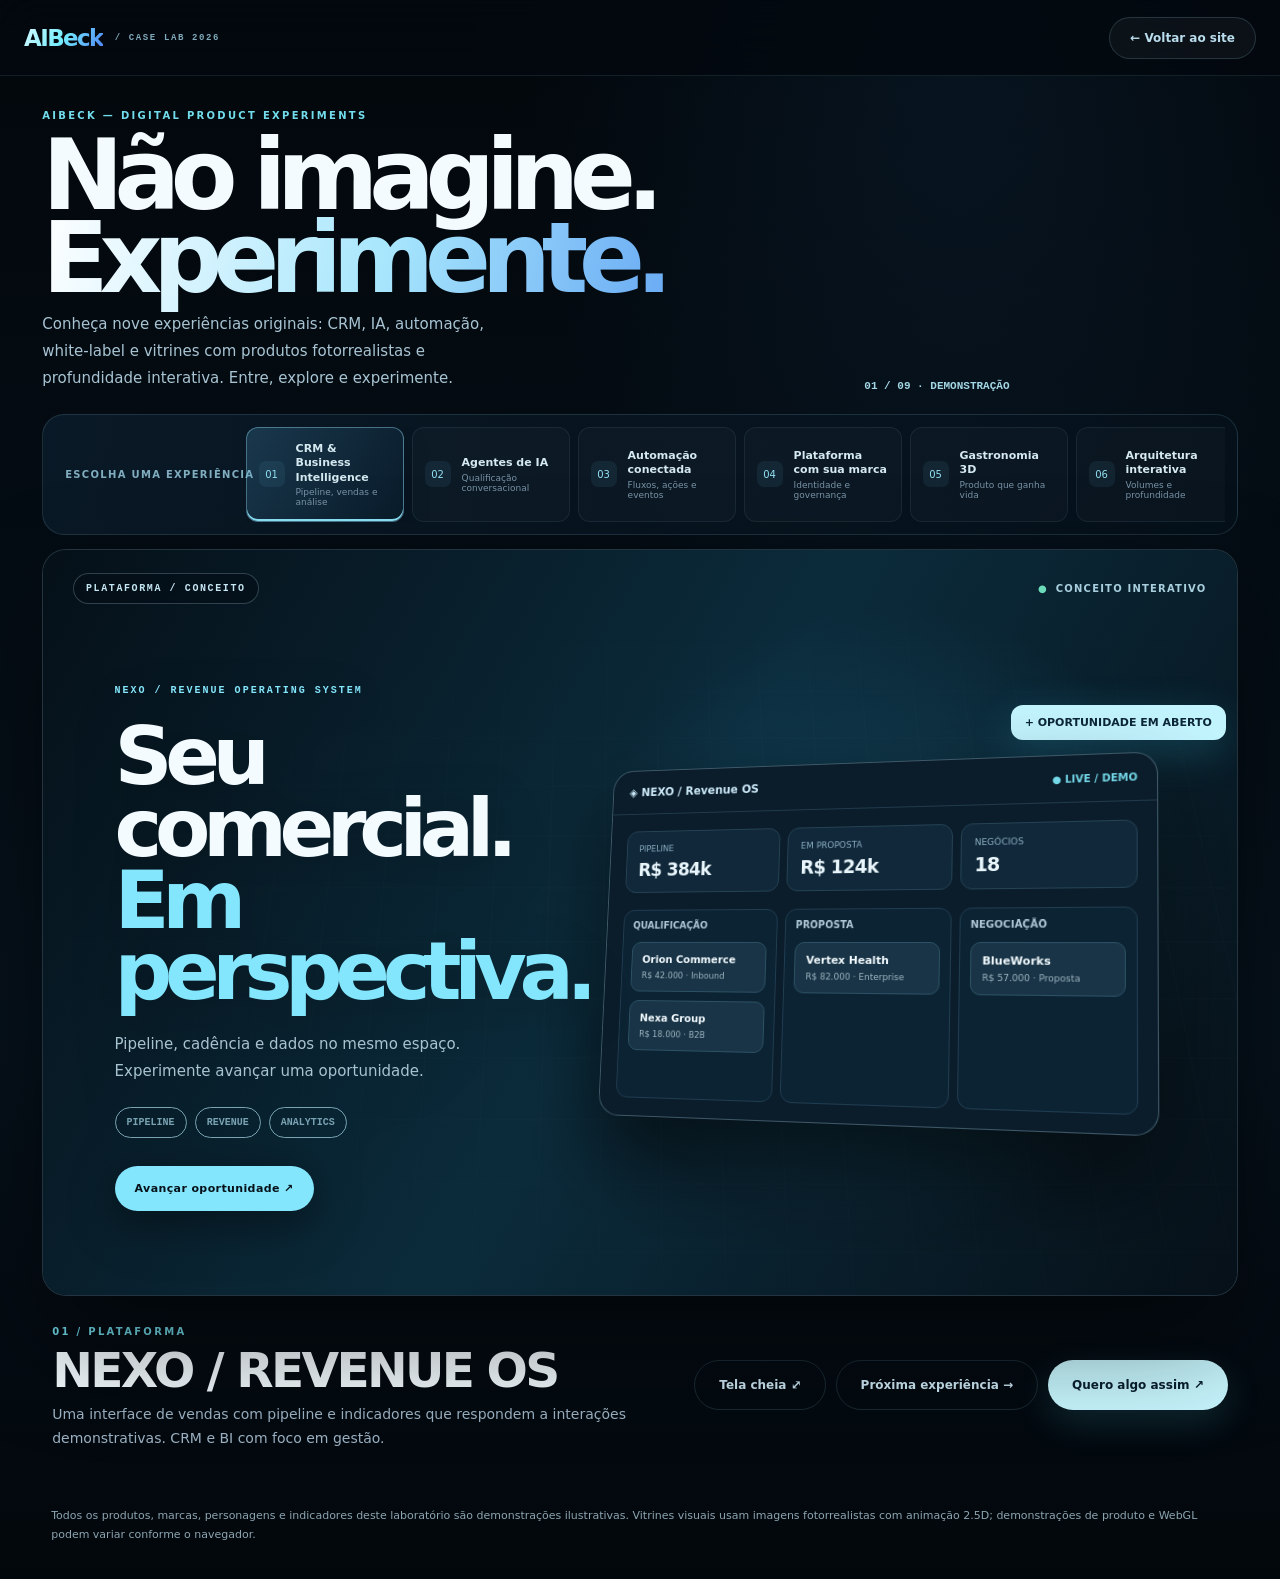
<file: site/case-lab.html>
<!doctype html><html lang="pt-BR"><head>
<meta name="robots" content="noindex,follow"/><meta charset="utf-8"><meta name="viewport" content="width=device-width, initial-scale=1"><meta name="theme-color" content="#050b14"><title>AIBeck — Immersive Case Lab · Experiências 3D</title><meta name="description" content="Explore experiências originais em 3D interativo: gastronomia, arquitetura, moda e demonstrações de CRM, agentes IA e automações."><style>
:root{--cyan:#80ebf9;--ink:#07111a;--border:rgba(148,214,242,.17);--muted:#9db3c5;--paper:#f1f7fc}*{box-sizing:border-box}html{scroll-behavior:smooth}body{margin:0;background:#050b13;color:var(--paper);font-family:Inter,ui-sans-serif,system-ui,-apple-system,Segoe UI,Arial,sans-serif;overflow-x:hidden}button,a,input{font:inherit}button{cursor:pointer}a{text-decoration:none;color:inherit}button:focus-visible,a:focus-visible,input:focus-visible{outline:2px solid var(--cyan);outline-offset:3px}::selection{background:#73eafa;color:#04111e}
.lab-header{position:relative;z-index:9;display:flex;justify-content:space-between;align-items:center;gap:16px;padding:16px max(25px,calc((100vw - 1380px)/2));border-bottom:1px solid var(--border);background:rgba(5,12,21,.95);backdrop-filter:blur(22px)}.lab-brand{display:flex;align-items:center;gap:12px;font-size:19px;font-weight:900;letter-spacing:-.055em}.lab-brand i{font-style:normal;background:linear-gradient(120deg,#d6faff,#73ecff,#4e82f7);-webkit-background-clip:text;background-clip:text;color:transparent}.lab-brand small{font:700 10px ui-monospace,monospace;letter-spacing:.14em;color:#80aabb}.lab-home{padding:11px 18px;border:1px solid var(--border);border-radius:100px;color:#b9dded;font-size:12px;font-weight:800;transition:.2s}.lab-home:hover{border-color:#70d9ed;background:#0b2230}.lab-shell{max-width:1440px;margin:auto;padding:28px clamp(18px,3vw,46px) 46px}.lab-heading{display:grid;grid-template-columns:1fr auto;align-items:end;gap:26px;margin-bottom:24px}.ey{font-size:10px;letter-spacing:.23em;font-weight:900;color:#72dcec;text-transform:uppercase}.lab-heading h1{font-size:clamp(42px,6vw,86px);line-height:.91;letter-spacing:-.085em;margin:12px 0 14px;font-weight:850}.lab-heading h1 em{color:#83e7f6;font-style:normal}.lab-heading p{margin:0;color:#9cb9c8;font-size:14px;line-height:1.75;max-width:690px}.counter{color:#a3d7e5;font:800 11px ui-monospace,monospace;white-space:nowrap}.lab-grid{display:grid;grid-template-columns:278px minmax(0,1fr);gap:18px;align-items:stretch}.case-nav{background:linear-gradient(160deg,#0a1a27,#07111c);border:1px solid var(--border);border-radius:26px;padding:20px 13px 14px;min-width:0;box-shadow:0 30px 70px rgba(0,0,0,.14)}.case-nav h2{margin:3px 8px 16px;font-size:13px;color:#bdd9e5}.case-buttons{display:grid;gap:6px}.case-btn{display:grid;grid-template-columns:35px 1fr 18px;align-items:center;gap:8px;text-align:left;color:#d5e9f0;background:transparent;border:1px solid transparent;border-radius:14px;padding:12px 10px;width:100%;transition:.3s}.case-btn:hover{background:rgba(255,255,255,.04)}.case-btn.active{background:linear-gradient(90deg,rgba(69,167,213,.18),rgba(69,167,213,.03));border-color:rgba(125,224,245,.34);box-shadow:inset 3px 0 #6cddf3}.case-btn .num{width:30px;height:30px;display:grid;place-items:center;border-radius:10px;background:rgba(159,226,249,.07);font-size:11px;color:#92e1f3}.case-btn strong{display:block;font-size:12px;line-height:1.3}.case-btn small{font-size:10px;display:block;margin-top:3px;color:#7893a6}.case-btn .arr{font-size:13px;color:#77c9d8}.case-aside{padding:20px 12px 0;margin-top:18px;border-top:1px solid var(--border);color:#8aa6b6;font-size:11px;line-height:1.7}.case-aside b{color:#a2eaf5}.case-stage{position:relative;min-height:610px;border:1px solid var(--border);border-radius:28px;overflow:hidden;background:radial-gradient(ellipse at 75% 20%,rgba(69,142,212,.18),transparent 36%),#081521;box-shadow:0 36px 110px rgba(0,0,0,.28);isolation:isolate;perspective:1200px;contain:paint}.stage-top{position:absolute;top:17px;left:23px;right:23px;display:flex;align-items:center;justify-content:space-between;gap:10px;z-index:5;pointer-events:none}.stage-pill{border:1px solid rgba(193,230,249,.23);padding:9px 12px;border-radius:99px;background:rgba(5,17,28,.62);backdrop-filter:blur(10px);color:#c5e6f2;font:800 10px ui-monospace,monospace;letter-spacing:.1em}.stage-status{font-size:10px;color:#a9cfde;font-weight:800;letter-spacing:.12em}.stage-status:before{content:'●';color:#6cdbb9;margin-right:8px}.stage-scene{min-height:610px;position:relative;overflow:hidden}.case-meta{display:grid;grid-template-columns:minmax(0,1fr) auto;gap:20px;align-items:center;padding:22px 6px 4px}.case-meta h2{font-size:clamp(28px,3.1vw,44px);letter-spacing:-.055em;line-height:1.02;margin:7px 0 8px}.case-meta p{font-size:13px;line-height:1.7;color:#9db3c5;max-width:710px;margin:0}.case-actions{display:flex;gap:9px;flex-wrap:wrap}.cta{padding:14px 19px;background:#c8f7ff;color:#09202e;border:0;border-radius:13px;font-size:12px;font-weight:900;white-space:nowrap;box-shadow:0 12px 36px rgba(87,199,229,.16)}.ghost{background:transparent;color:#cde8f5;border:1px solid var(--border);box-shadow:none}.lab-footer{max-width:1440px;margin:auto;padding:0 46px 30px;color:#7f9bab;font-size:11px;line-height:1.7}
/* shared editorial scene */.scene{position:relative;min-height:610px;padding:82px clamp(26px,5vw,64px) 38px;overflow:hidden}.scene-copy{position:relative;z-index:3;width:47%;max-width:440px}.scene-ey{font:800 10px ui-monospace,monospace;letter-spacing:.2em;text-transform:uppercase;color:var(--accent,#8be3ff)}.scene h3{font-size:clamp(38px,4vw,64px);line-height:.96;letter-spacing:-.075em;margin:19px 0 18px;font-weight:850}.scene h3 em{font-style:normal;color:var(--accent,#8be3ff)}.scene-copy p{color:var(--copy,#a8c3d0);font-size:14px;line-height:1.8;margin:0 0 22px}.scene-tags{display:flex;gap:8px;flex-wrap:wrap}.scene-tags span{font:700 10px ui-monospace,monospace;text-transform:uppercase;padding:9px 11px;border-radius:100px;border:1px solid currentColor;color:var(--tag,#8dbaca);opacity:.85}.scene-tool{display:flex;flex-wrap:wrap;gap:9px;margin-top:24px}.scene-tool button{padding:12px 16px;border:1px solid color-mix(in srgb,var(--accent,#80eafb) 32%,transparent);border-radius:11px;background:color-mix(in srgb,var(--accent,#80eafb) 14%,transparent);color:var(--foreground,#ebf7ff);font-size:11px;font-weight:900}.scene-tool button.primary{background:var(--accent,#80eafb);color:#06111a}.scene-art{position:absolute;right:0;top:50px;bottom:0;width:56%;display:grid;place-items:center;z-index:1;transform-style:preserve-3d}.scene-grid{position:absolute;inset:0;opacity:.32;background-image:linear-gradient(rgba(160,225,252,.08) 1px,transparent 1px),linear-gradient(90deg,rgba(160,225,252,.08) 1px,transparent 1px);background-size:50px 50px;mask-image:radial-gradient(ellipse at 75% 50%,black,transparent 70%)}
/* CRM */.scene-crm{--accent:#83e6fc;background:radial-gradient(ellipse at 82% 28%,#123b52,#06111a 60%)}.crm-ui{width:min(565px,94%);background:#0b1d2b;border:1px solid rgba(179,226,246,.3);border-radius:22px;overflow:hidden;box-shadow:0 42px 90px #0009;transform:perspective(1100px) rotateY(-13deg) rotateX(6deg);transition:transform .7s}.crm-ui:hover{transform:perspective(1100px) rotateY(-4deg) rotateX(2deg)}.apphead{padding:16px 18px;display:flex;justify-content:space-between;align-items:center;border-bottom:1px solid #203b4c;color:#cbe8f8;font-size:12px;font-weight:850}.apphead small{color:#74d8e8}.crm-kpis{display:grid;grid-template-columns:repeat(3,1fr);gap:8px;padding:18px}.crm-kpis div{padding:13px;border:1px solid #254355;border-radius:12px;background:#102839}.crm-kpis small{display:block;font-size:9px;color:#8dafc3}.crm-kpis b{display:block;font-size:19px;letter-spacing:-.04em;margin-top:6px;color:#e9f6fc}.crm-columns{display:grid;grid-template-columns:repeat(3,1fr);gap:8px;padding:0 18px 18px}.crm-col{background:#0c2333;padding:10px;border-radius:12px;border:1px solid #203d51;min-height:196px}.crm-col h4{font-size:10px;color:#adc7d7;margin:0 0 12px}.crm-deal{padding:11px;background:#193446;border:1px solid #2c5265;border-radius:10px;font-size:11px;font-weight:800;margin-bottom:9px}.crm-deal small{display:block;font-weight:500;font-size:9px;color:#9fb5c2;margin-top:5px}.crm-pulse{position:absolute;right:7%;top:16%;background:#c3f5ff;color:#0b2636;padding:11px 14px;border-radius:12px;font-size:11px;font-weight:900;box-shadow:0 12px 40px #3bc0e53d;animation:bob 5s ease-in-out infinite}
/* AI */.scene-ai{--accent:#9af0df;background:radial-gradient(ellipse at 80% 40%,#0c413b,#06161a 70%)}.ai-phone{position:relative;width:min(356px,78%);height:465px;border:9px solid #13312f;background:#0b211f;border-radius:35px;box-shadow:0 35px 90px #0009;transform:rotate(-6deg);overflow:hidden;transition:transform .5s}.ai-phone:hover{transform:rotate(0deg)}.ai-top{padding:18px;background:#14302d;border-bottom:1px solid #326057;font-size:13px;font-weight:800}.ai-chat{padding:18px;display:grid;gap:12px}.bubble{max-width:86%;padding:12px 13px;border-radius:14px;font-size:12px;line-height:1.45;background:#213f38;color:#defaf4}.bubble.user{justify-self:end;background:#d4f9e9;color:#164738}.ai-status{position:absolute;bottom:18px;left:18px;right:18px;padding:12px;border:1px solid #375f55;border-radius:12px;color:#a0dfd1;font-size:11px;background:#173b33}
/* Flow */.scene-flow{--accent:#7ac8ff;background:radial-gradient(ellipse at 75% 36%,#172e57,#08131f 70%)}.flow-graphic{position:relative;width:92%;max-width:585px;height:415px}.flow-node{position:absolute;width:154px;background:#0d253e;border:1px solid #365d7f;border-radius:16px;padding:15px;color:#e8f5ff;box-shadow:0 15px 35px #0005}.flow-node b{display:block;font-size:12px}.flow-node small{display:block;margin-top:6px;font-size:10px;color:#94bcd5}.flow-node .orb{display:block;width:26px;height:26px;background:#145c89;border:1px solid #68c1ff;border-radius:8px;margin-bottom:10px}.n1{left:2%;top:10%}.n2{right:4%;top:19%}.n3{left:7%;bottom:7%}.n4{right:3%;bottom:5%}.flow-svg{position:absolute;inset:0;width:100%;height:100%;pointer-events:none}.flow-svg path{fill:none;stroke:#429be2;stroke-width:2.5;stroke-dasharray:8 12;animation:dash 12s linear infinite}.flow-svg circle{fill:#a3eafb;filter:drop-shadow(0 0 6px #a3eafb)}
/* White-label */.scene-white{--accent:#e7cb92;background:radial-gradient(ellipse at 75% 35%,#3b2d24,#0a141d 65%)}.white-portal{width:min(560px,92%);height:385px;display:grid;grid-template-columns:128px 1fr;background:#0c2225;border:1px solid #bca97955;border-radius:22px;overflow:hidden;box-shadow:0 40px 75px #0009;transform:perspective(900px) rotateY(-11deg);transition:.35s}.white-portal[data-tone="azure"]{--wp:#7de1f9}.white-portal[data-tone="gold"]{--wp:#dfc387}.white-portal[data-tone="mint"]{--wp:#9de4bc}.white-sidebar{background:#0d2526;padding:20px 13px;border-right:1px solid #375153;color:#8daeb6}.white-sidebar b{color:var(--wp,#dfc387);font-size:14px}.white-sidebar p{font-size:11px;padding:12px 0;border-bottom:1px solid #263e40}.white-main{padding:24px;color:#e9f6f3}.white-main h4{font-size:19px;margin:10px 0 16px}.white-stats{display:grid;grid-template-columns:repeat(2,1fr);gap:10px}.white-stats div{border:1px solid #325153;border-radius:14px;padding:18px;background:#163436}.white-stats small{display:block;font-size:10px;color:#8ab2b2}.white-stats b{display:block;font-size:22px;color:var(--wp,#dfc387);margin-top:7px}.white-bottom{margin-top:15px;border:1px solid #315258;border-radius:14px;height:110px;padding:15px;display:flex;align-items:end;gap:10px}.white-bottom i{flex:1;border-radius:4px 4px 0 0;height:var(--height);background:var(--wp,#dfc387);opacity:.65}
/* 3D burger */.scene-food{--accent:#f3b879;--copy:#e5c6aa;--tag:#cbad90;background:radial-gradient(ellipse at 78% 42%,#65361e,#170b0b 68%)}.burger-stage{width:min(430px,95%);height:450px;position:relative;transform-style:preserve-3d;perspective:920px;filter:drop-shadow(0 28px 30px #060202a3)}.burger-stack{position:absolute;left:50%;top:50%;width:290px;height:260px;transform:translate(-50%,-45%) rotateX(16deg) rotateZ(-9deg);transform-style:preserve-3d;transition:transform .7s ease}.burger-stage:hover .burger-stack{transform:translate(-50%,-45%) rotateX(20deg) rotateZ(0deg) rotateY(12deg)}.ingredient{position:absolute;left:50%;width:250px;transform:translateX(-50%) translateY(var(--y));transition:transform 1s cubic-bezier(.2,.65,.15,1);border-radius:50%;box-shadow:inset 0 -10px 12px rgba(0,0,0,.24),0 8px 0 rgba(0,0,0,.13)}.burger-stack.exploded .ingredient{transform:translateX(-50%) translateY(calc(var(--y) + var(--explode))) rotateZ(var(--rot,0deg))}.bread-top{--y:5px;--explode:-76px;width:265px;height:85px;border-radius:50% 50% 40% 40%;background:radial-gradient(ellipse at 30% 20%,#ffe7ad 0,#e9a351 55%,#a95028 98%);z-index:7;box-shadow:inset 0 -17px 7px #945021,0 11px 0 #ae5b30}.bread-top:before{content:'•  •   • •  •    •';font-size:23px;letter-spacing:14px;color:#fff0bb;position:absolute;top:9px;left:27px;transform:rotate(-5deg)}.lettuce{--y:77px;--explode:-31px;height:37px;width:280px;background:repeating-radial-gradient(ellipse at 50%,#bdf479 0 17px,#4f9c32 18px 29px);z-index:6}.tomato{--y:91px;--explode:3px;height:36px;background:#d64631;border:5px solid #ee7455;z-index:5}.cheese{--y:113px;--explode:41px;height:27px;width:270px;background:#ffcc4e;border-radius:17px;z-index:4;box-shadow:0 11px 0 #cf8d24}.meat{--y:124px;--explode:76px;height:67px;width:274px;background:repeating-linear-gradient(10deg,#693117 0 11px,#793b20 12px 19px,#5c2718 20px 26px);border:6px solid #8a4828;z-index:3}.bread-bottom{--y:174px;--explode:110px;height:54px;width:259px;background:linear-gradient(#edb96d,#b67837);z-index:2}.food-shadow{position:absolute;bottom:40px;left:25%;width:55%;height:28px;background:#000b;filter:blur(17px);border-radius:50%}
/* 3D architecture */.scene-arch{--accent:#cdb9a2;--copy:#a9a99e;--tag:#b8ad99;background:radial-gradient(ellipse at 80% 50%,#4b4a3e,#181d1c 70%)}.building-scene{height:420px;width:430px;max-width:95%;display:grid;place-items:center;perspective:850px;transform-style:preserve-3d}.building{width:255px;height:305px;position:relative;transform-style:preserve-3d;transform:rotateX(-13deg) rotateY(-27deg);animation:buildturn 16s ease-in-out infinite alternate;transition:transform .4s}.building.pause{animation-play-state:paused}.building-face{position:absolute;inset:0;backface-visibility:visible}.face-front{background:linear-gradient(135deg,#dcd5c6,#7f827a);transform:translateZ(90px);display:grid;grid-template-columns:repeat(3,1fr);gap:14px;padding:28px 23px;border:5px solid #dfd5c4}.face-front i{background:linear-gradient(130deg,#1a2b31,#43636a);box-shadow:inset 5px 4px 10px #0008;border:4px solid #6f7975}.face-side{background:linear-gradient(100deg,#777b71,#b3ae9f);transform:rotateY(90deg) translateZ(165px);width:180px;left:37px}.face-top{background:#e9e1d1;transform:rotateX(90deg) translateZ(90px);height:180px;top:62px}.arch-shadow{position:absolute;bottom:34px;left:20%;width:65%;height:24px;background:#0008;filter:blur(18px)}
/* 3D fashion */.scene-fashion{--accent:#e9d0ff;--copy:#bbb1c9;--tag:#bca4ce;background:radial-gradient(ellipse at 74% 35%,#32253c,#120f19 70%)}.fashion-box{width:410px;height:440px;max-width:95%;perspective:850px;display:grid;place-items:center;position:relative}.mannequin{position:relative;height:350px;width:260px;transform-style:preserve-3d;animation:buildturn 12s ease-in-out infinite alternate}.man-head{position:absolute;left:105px;top:0;width:54px;height:62px;background:#d1b9ac;border-radius:45% 45% 42% 42%;box-shadow:inset -12px 0 #ab928a}.man-neck{position:absolute;left:120px;top:50px;width:28px;height:34px;background:#b69b93}.jacket-body{position:absolute;left:63px;top:81px;width:138px;height:213px;background:linear-gradient(100deg,#171920,#3c4352 45%,#171920 90%);clip-path:polygon(21% 0,79% 0,100% 16%,92% 100%,10% 100%,0 15%);border-bottom:6px solid #0e1016;box-shadow:inset 20px 0 12px #111319}.jacket-left,.jacket-right{position:absolute;top:91px;width:58px;height:194px;background:linear-gradient(120deg,#161820,#41495b);clip-path:polygon(45% 0,100% 10%,80% 100%,0 100%)}.jacket-left{left:19px;transform:rotate(12deg)}.jacket-right{right:19px;transform:scaleX(-1) rotate(12deg)}.lapel-left,.lapel-right{position:absolute;top:90px;width:54px;height:115px;background:#0e121b;clip-path:polygon(0 0,100% 0,70% 100%,30% 54%)}.lapel-left{left:80px}.lapel-right{right:80px;transform:scaleX(-1)}.fashion-shadow{position:absolute;bottom:20px;left:23%;width:55%;height:22px;background:#000a;filter:blur(15px)}
/* culture */.scene-culture{--accent:#fa90cf;--copy:#bca6c7;--tag:#e7a9d6;background:radial-gradient(ellipse at 83% 30%,#50235e,#140e20 67%)}.stage-ring{width:min(480px,88%);aspect-ratio:1;position:relative;border-radius:50%;border:1px solid rgba(245,130,231,.32);display:grid;place-items:center;animation:ringrot 24s linear infinite;box-shadow:0 0 110px #bb42db1c,inset 0 0 110px #a333c517}.stage-ring:before,.stage-ring:after{content:'';position:absolute;inset:13%;border-radius:50%;border:1px solid #d378d963;transform:rotateX(64deg)}.stage-ring:after{transform:rotateY(68deg);border-color:#8ba7fa72}.stage-ring b{font-size:clamp(70px,8vw,116px);letter-spacing:-.13em;transform:rotate(-8deg);background:linear-gradient(140deg,#fff,#ff8ad1);-webkit-background-clip:text;background-clip:text;color:transparent}.stage-stars{position:absolute;inset:0;background-image:radial-gradient(circle,#f8b8e788 1px,transparent 1px);background-size:37px 39px;mask-image:radial-gradient(circle,black,transparent 70%)}
@keyframes bob{50%{transform:translateY(-12px)}}@keyframes dash{to{stroke-dashoffset:-600}}@keyframes buildturn{from{transform:rotateX(-12deg) rotateY(-31deg)}to{transform:rotateX(-12deg) rotateY(27deg)}}@keyframes ringrot{to{transform:rotate(360deg)}}
@media(max-width:1200px){.lab-grid{grid-template-columns:235px minmax(0,1fr)}.scene{padding:84px 30px 30px}.scene-copy{width:47%}.scene-art{width:57%}.scene h3{font-size:clamp(37px,4vw,52px)}}
@media(max-width:850px){.lab-heading{grid-template-columns:1fr}.lab-grid{grid-template-columns:1fr}.case-nav{padding:14px;overflow:hidden}.case-nav h2,.case-aside{display:none}.case-buttons{display:flex;overflow-x:auto;gap:8px;scrollbar-width:thin}.case-btn{min-width:158px;width:158px;grid-template-columns:22px 1fr;gap:6px;padding:10px 9px}.case-btn .num{width:22px;height:22px}.case-btn .arr{display:none}.case-stage,.stage-scene{min-height:590px}.scene{min-height:590px;padding:78px 26px 24px}.scene-copy{width:52%}.scene-art{width:54%}.scene h3{font-size:clamp(31px,5vw,46px)}.case-meta{grid-template-columns:1fr}.lab-header{padding:13px 20px}}
@media(max-width:600px){.lab-shell{padding:22px 14px 28px}.lab-heading h1{font-size:49px}.lab-heading p{font-size:13px}.lab-brand small{display:none}.lab-home{padding:10px 12px;font-size:11px}.case-stage,.stage-scene,.scene{min-height:680px}.scene{padding:76px 20px 22px}.scene-copy{width:100%;max-width:none}.scene h3{font-size:clamp(35px,9vw,49px);max-width:385px}.scene-copy p{max-width:390px;font-size:13px;line-height:1.65}.scene-tags{display:none}.scene-art{width:100%;height:350px;right:0;left:0;top:auto;bottom:3px}.scene-tool{margin-top:12px}.scene-tool button{padding:10px 12px}.crm-ui{transform:perspective(900px) rotateY(-5deg) rotateX(2deg) scale(.78);width:100%;min-width:370px}.crm-ui:hover{transform:scale(.8)}.ai-phone{height:320px;width:270px}.ai-chat{gap:6px;padding:10px}.bubble{font-size:10px;padding:8px}.ai-status{padding:8px;font-size:9px;bottom:10px}.flow-graphic{transform:scale(.83);transform-origin:center}.burger-stage{transform:scale(.74);transform-origin:center}.building-scene,.fashion-box{transform:scale(.8);transform-origin:center}.white-portal{transform:perspective(900px) rotateY(-4deg) scale(.75);min-width:400px}.case-meta h2{font-size:30px}.lab-footer{padding:0 16px 25px}}
@media(prefers-reduced-motion:reduce){*,*:before,*:after{animation-duration:.01ms!important;animation-iteration-count:1!important;scroll-behavior:auto!important;transition-duration:.01ms!important}}

/* Case Lab Final: leitura equilibrada + imersão */
.lab-heading h1{font-size:clamp(43px,5.4vw,74px);margin:10px 0 11px}.lab-heading{margin-bottom:19px}.lab-grid{grid-template-columns:252px minmax(0,1fr);gap:15px}.lab-shell{max-width:1320px}.case-stage,.stage-scene,.scene{min-height:580px}.scene{padding-top:77px}.case-meta{padding-top:18px}.case-btn{padding:9px 10px}.case-btn small{margin-top:2px}.case-nav{padding:16px 12px 12px}.case-nav h2{margin-bottom:10px}.stage-top{top:13px}.case-stage:fullscreen{width:100vw;height:100vh;border:0;border-radius:0;overflow:auto;background:#081521;display:flex;align-items:center;justify-content:center}.case-stage:fullscreen .stage-scene{width:100%;height:100%;display:flex;align-items:center}.case-stage:fullscreen .scene{width:100%;min-height:100vh}.case-stage:fullscreen .stage-top{z-index:20}.case-stage:fullscreen .scene-art{top:0}.case-meta .cta:focus-visible{outline-offset:4px}.scene-tool button:hover{filter:brightness(1.13);transform:translateY(-2px)}.scene-tool button{transition:transform .25s,filter .25s}
@media(max-width:850px){.lab-grid{grid-template-columns:1fr}.lab-heading{margin-bottom:16px}}
@media(max-width:600px){.lab-heading h1{font-size:48px}.case-stage,.stage-scene,.scene{min-height:690px}.case-meta .cta{flex:1;min-width:125px;text-align:center;padding:13px 10px}.case-meta .case-actions{display:flex;flex-wrap:wrap}.case-meta h2{font-size:29px}.case-nav .case-btn{min-height:77px}.lab-shell{padding:22px 15px 26px}}
@media(prefers-reduced-motion:reduce){.burger-stack,.building,.mannequin,.stage-ring,.flow-graphic,.scene-tool button{animation:none!important;transition:none!important}}

/* Signature 3D — GPU-rendered objects + graceful no-WebGL fallback */
.webgl-ready .webgl-instruction b{color:#b0f3dd}.webgl-ready .webgl-instruction b::after{content:" · TEMPO REAL"}.webgl-fallback .webgl-instruction b{color:#aebcc8}.webgl-fallback .webgl-instruction b::after{content:" · COMPATÍVEL"}
.scene-art .premium-webgl{display:none}.webgl-ready .fallback-visual{display:none}.webgl-ready .premium-webgl{display:block}.fallback-visual{position:absolute;inset:0;display:grid;place-items:center;z-index:1}.fallback-visual .burger-stage,.fallback-visual .building-scene,.fallback-visual .fashion-box{width:100%;height:100%;position:relative}
.scene-art{pointer-events:none;overflow:hidden}.scene-art .premium-webgl{display:block;width:100%;height:100%;pointer-events:auto;touch-action:none;position:absolute;inset:0;outline:none;z-index:2;filter:drop-shadow(0 24px 30px rgba(0,0,0,.34))}
.webgl-halo{position:absolute;width:76%;aspect-ratio:1;left:14%;top:3%;border-radius:50%;background:radial-gradient(circle,rgba(255,255,255,.08),rgba(255,255,255,.018) 42%,transparent 70%);filter:blur(5px);pointer-events:none}
.webgl-instruction{position:absolute;bottom:20px;left:13%;right:5%;font:800 9px ui-monospace,monospace;letter-spacing:.11em;color:rgba(231,243,251,.54);z-index:3;pointer-events:none;display:flex;gap:7px;align-items:center}.webgl-instruction span{color:#5bd2e5}.webgl-instruction b{margin-left:auto;color:#9ae9d5;border:1px solid rgba(112,225,184,.28);border-radius:99px;padding:6px 9px;background:rgba(0,0,0,.25)}
.scene-food{background:radial-gradient(circle at 70% 42%,#503322 0%,#1a1716 42%,#0f1012 100%)}
.scene-arch{background:radial-gradient(circle at 69% 34%,#4a4948 0%,#282a2b 46%,#13191c 100%)}
.scene-fashion{background:radial-gradient(circle at 78% 38%,#3c414b 0%,#171e29 48%,#090d15 100%)}
.scene-food .scene-art,.scene-arch .scene-art,.scene-fashion .scene-art{width:60%;right:-2%;top:48px;bottom:22px}
.scene-food .scene-copy,.scene-arch .scene-copy,.scene-fashion .scene-copy{width:44%}
.scene-food .scene-ey{color:#f4c48b}.scene-food h3 em{color:#e7b977}
.scene-arch .scene-ey{color:#e1c28f}.scene-arch h3 em{color:#f2dfbe}
.scene-fashion .scene-ey{color:#a3badb}.scene-fashion h3 em{color:#b9c6f9}
@media(max-width:800px){.scene-food .scene-art,.scene-arch .scene-art,.scene-fashion .scene-art{position:relative;inset:auto;width:100%;height:315px;margin:4px auto 0}.scene-food .scene-copy,.scene-arch .scene-copy,.scene-fashion .scene-copy{width:100%;max-width:none}.webgl-instruction{left:8%;right:8%;bottom:3px;font-size:8px}.scene-food,.scene-arch,.scene-fashion{padding-bottom:20px}}

/* AIBeck Immersive Case Lab — editorial art direction 2026 */
:root{--cyan:#a1ecfa;--ink:#03070c;--border:rgba(164,224,251,.14);--muted:#a0b9c6;--paper:#f3fbff}
body{background:#02070b;color:#f3fbff;background-image:radial-gradient(ellipse at 75% 4%,rgba(38,102,160,.13),transparent 32%),linear-gradient(180deg,#02070b,#06111b 65%,#02070b)}
.lab-header{position:sticky;top:0;z-index:50;min-height:76px;padding:16px max(24px,calc((100vw - 1570px)/2));background:rgba(3,9,15,.85);border-bottom:1px solid rgba(163,223,247,.11)}
.lab-brand{font-size:23px;letter-spacing:-.07em}.lab-brand small{font-size:9px;letter-spacing:.18em}
.lab-home{background:rgba(255,255,255,.04);border-color:rgba(173,229,247,.17);padding:13px 20px}
.lab-shell{max-width:1600px;padding:28px clamp(18px,3.3vw,55px) 56px}
.lab-heading{margin-bottom:22px;display:grid;grid-template-columns:minmax(0,1fr) minmax(220px,.48fr);align-items:end;gap:44px}
.lab-heading h1{font-size:clamp(57px,7.6vw,125px);line-height:.85;margin:12px 0 11px;letter-spacing:-.095em;max-width:920px}
.lab-heading h1 em{font-style:normal;background:linear-gradient(105deg,#fff,#a7e6fc 55%,#6aabf4);color:transparent;-webkit-background-clip:text;background-clip:text}
.lab-heading p{font-size:15px;line-height:1.8;color:#a8c4d3;max-width:460px}
.lab-grid{grid-template-columns:1fr;gap:14px;display:flex;flex-direction:column}
.case-nav{order:0;border-radius:22px;background:linear-gradient(100deg,rgba(13,30,45,.76),rgba(5,17,27,.76));padding:12px;box-shadow:none;display:flex;align-items:center;gap:12px}
.case-nav h2{margin:0 10px;min-width:126px;white-space:nowrap;font-size:10px;text-transform:uppercase;letter-spacing:.13em;color:#80adbf}
.case-buttons{display:flex;gap:8px;width:100%;overflow:auto;scrollbar-width:thin;scrollbar-color:#315669 transparent}
.case-btn{min-width:158px;flex:1;display:flex;align-items:center;gap:11px;padding:14px 12px;background:rgba(255,255,255,.024);border:1px solid rgba(165,222,247,.08);border-radius:12px;transition:background .25s,border-color .25s,transform .25s}
.case-btn .num{flex-shrink:0;width:26px;height:26px;border-radius:7px;background:rgba(110,206,240,.08);font-size:10px}
.case-btn strong{font-size:11px;line-height:1.28}.case-btn small{font-size:9px}.case-btn .arr{display:none}
.case-btn:hover{transform:translateY(-2px);border-color:rgba(160,229,249,.34)}
.case-btn.active{background:linear-gradient(120deg,rgba(92,187,239,.2),rgba(23,70,102,.13));border-color:rgba(153,224,251,.42);box-shadow:inset 0 -2px #8be3f7,0 12px 28px rgba(0,0,0,.15)}
.case-aside{display:none}
.case-stage,.stage-scene{min-height:clamp(620px,64vw,745px)}
.case-stage{order:1;border-radius:24px;border:1px solid rgba(159,228,255,.18);background:#070e16;box-shadow:0 48px 110px rgba(0,0,0,.46)}
.stage-scene{overflow:hidden}.stage-top{top:23px;left:30px;right:30px}
.stage-pill{background:rgba(4,14,22,.55);font-size:10px;letter-spacing:.16em}
.scene{min-height:clamp(620px,64vw,745px);padding:clamp(94px,10vw,145px) 6% 60px}
.scene-copy{width:40%;max-width:530px}
.scene h3{font-size:clamp(58px,6.3vw,94px);letter-spacing:-.092em;line-height:.89;margin:24px 0 23px}
.scene-copy p{font-size:15px;line-height:1.8;max-width:360px}
.scene-art{width:70%;right:-4%;top:45px;bottom:10px;pointer-events:none}
.scene-art .fallback-visual,.scene-art canvas{pointer-events:auto}
.scene-grid{opacity:.26;background-size:56px 56px;transform:perspective(600px) rotateX(13deg)}
.scene-tool{margin-top:28px}.scene-tool button{padding:15px 19px;border-radius:100px;font-size:11px;letter-spacing:.035em;background:rgba(255,255,255,.08);backdrop-filter:blur(12px)}
.scene-tool button.primary{box-shadow:0 12px 35px rgba(0,0,0,.23)}
.scene-food{background:radial-gradient(circle at 73% 52%,rgba(195,90,31,.36),transparent 35%),radial-gradient(ellipse at 90% 0%,rgba(255,166,83,.18),transparent 44%),linear-gradient(120deg,#170c0b 5%,#2e120c 46%,#0f0909)}
.scene-arch{background:radial-gradient(circle at 75% 55%,rgba(188,161,107,.24),transparent 38%),linear-gradient(120deg,#141819,#24221d 54%,#0c1011)}
.scene-fashion{background:radial-gradient(circle at 73% 52%,rgba(120,91,153,.24),transparent 39%),linear-gradient(120deg,#100e17,#24202b 51%,#090d14)}
.scene-crm{background:radial-gradient(circle at 71% 50%,rgba(37,135,174,.3),transparent 34%),linear-gradient(120deg,#051018,#0b2b3b 50%,#061018)}
.scene-ai{background:radial-gradient(circle at 71% 50%,rgba(25,136,109,.29),transparent 34%),linear-gradient(120deg,#061410,#0a302b 55%,#061411)}
.scene-flow{background:radial-gradient(circle at 70% 50%,rgba(62,111,225,.25),transparent 39%),linear-gradient(120deg,#07101e,#132442 55%,#080e18)}
.scene-white{background:radial-gradient(circle at 70% 50%,rgba(203,147,62,.22),transparent 39%),linear-gradient(120deg,#10110f,#302819 55%,#11120f)}
.scene-culture{background:radial-gradient(circle at 73% 50%,rgba(194,55,139,.23),transparent 39%),linear-gradient(120deg,#120917,#351b3d 55%,#11091a)}
.scene-food:before,.scene-arch:before,.scene-fashion:before{content:"";position:absolute;pointer-events:none;inset:0;z-index:0;background:radial-gradient(ellipse at 85% 10%,rgba(255,255,255,.085),transparent 24%),repeating-linear-gradient(104deg,transparent 0 135px,rgba(255,255,255,.012) 136px,transparent 137px)}
.scene-food:after,.scene-arch:after,.scene-fashion:after{content:"";position:absolute;pointer-events:none;z-index:0;right:5%;bottom:-250px;width:750px;height:500px;border:1px solid rgba(255,255,255,.12);border-radius:50%;transform:rotateX(74deg);box-shadow:0 0 0 55px rgba(255,255,255,.012),0 0 0 110px rgba(255,255,255,.006)}
.scene-copy{filter:drop-shadow(0 10px 25px rgba(0,0,0,.2))}
.scene-food .scene-art,.scene-arch .scene-art,.scene-fashion .scene-art{overflow:visible}
.scene-food .premium-webgl,.scene-arch .premium-webgl,.scene-fashion .premium-webgl{width:100%;height:100%;filter:drop-shadow(0 30px 50px rgba(0,0,0,.4))}
.webgl-halo{opacity:.55;filter:blur(16px)}
.webgl-instruction{bottom:20px;right:10%;background:rgba(8,16,24,.66);padding:12px 16px;border-radius:50px;border:1px solid rgba(255,255,255,.16);backdrop-filter:blur(12px);font-size:10px}
.case-meta{order:2;padding:24px 10px 0;align-items:center}
.case-meta h2{font-size:clamp(30px,3.8vw,53px);max-width:930px}
.case-meta p{font-size:14px}.case-actions{gap:10px}.cta{padding:17px 24px;border-radius:100px;font-size:12px}
.lab-footer{max-width:1600px;color:#8ca5b2;padding:0 4% 35px}
/* A hidden geometry canvas should always leave a coherent visible fallback */
.webgl-fallback .fallback-visual{display:block;opacity:1}
@media(max-width:1170px){.case-nav h2{display:none}.case-btn{flex:0 0 153px}.scene-copy{width:44%}.scene-art{width:64%;right:-6%}.scene h3{font-size:clamp(51px,6vw,79px)}}
@media(max-width:850px){.lab-heading{grid-template-columns:1fr;gap:8px}.lab-heading h1{font-size:clamp(48px,10vw,77px)}.lab-heading p{max-width:670px}.case-stage,.stage-scene,.scene{min-height:690px}.scene{padding:91px 5% 40px}.scene-copy{width:50%}.scene h3{font-size:clamp(39px,6.2vw,66px)}.scene-art{width:65%}.scene-copy p{font-size:13px}.case-meta{grid-template-columns:1fr}}
@media(max-width:600px){.lab-shell{padding:24px 12px 35px}.lab-heading h1{font-size:clamp(44px,12.6vw,60px)}.lab-heading p{font-size:13px}.case-nav{padding:9px}.case-btn{flex:0 0 150px;min-width:150px}.case-stage,.stage-scene,.scene{min-height:770px}.scene{padding:84px 22px 0}.scene-copy{width:100%;max-width:100%}.scene h3{font-size:clamp(45px,13vw,67px);max-width:500px;line-height:.92;margin:18px 0 15px}.scene-copy p{font-size:13px;line-height:1.6;max-width:335px;margin-bottom:8px}.scene-tool{margin-top:13px}.scene-tool button{padding:12px 15px}.scene-art{top:330px;right:-8%;width:111%;height:420px;bottom:auto}.premium-webgl{max-height:420px}.webgl-instruction{right:8%;bottom:10px;font-size:9px}.stage-top{left:18px;right:18px;top:18px}.stage-pill,.stage-status{font-size:8px}.lab-footer{padding:0 15px 30px}.case-meta h2{font-size:31px}.lab-header{padding:12px 17px}.lab-home{padding:10px 13px}.scene-crm .scene-art,.scene-flow .scene-art,.scene-white .scene-art,.scene-ai .scene-art{top:375px;height:350px;right:-8%;width:116%}.crm-ui{transform:scale(.8) perspective(900px) rotateY(-10deg);transform-origin:center}.ai-phone{height:380px;width:70%}.flow-graphic{transform:scale(.8)}.white-portal{transform:scale(.78)}}
@media(prefers-reduced-motion:reduce){.scene .premium-webgl{animation:none} .case-btn,.crm-ui,.white-portal{transition:none}}

/* Visual render fallback when WebGL is disabled: actual mesh render, not a flat CSS illustration */
.gpu-fallback-preview{display:none;position:absolute;z-index:4;width:95%;height:95%;left:2.5%;top:2.5%;object-fit:contain;pointer-events:none;filter:drop-shadow(0 32px 35px rgba(0,0,0,.54));transform-origin:50% 55%;animation:preview-sway 14s ease-in-out infinite alternate}
.webgl-fallback .gpu-fallback-preview{display:block}
.webgl-fallback .fallback-visual{display:none}
@keyframes preview-sway{0%{transform:translateY(7px) scale(1.01) rotate(-1.8deg)}100%{transform:translateY(-12px) scale(1.065) rotate(1.8deg)}}
@media(prefers-reduced-motion:reduce){.gpu-fallback-preview{animation:none}}

/* AIBeck Photoreal Product Showroom — premium photography and depth, independent from WebGL */
.stage-scene:has(.scene-photo){overflow:hidden}
.scene-photo{position:absolute;inset:0;display:grid;grid-template-columns:43% 57%;min-height:100%;overflow:hidden;isolation:isolate;background:#070b10;align-items:center;color:#f5f5f4}
.scene-photo .photo-ambient{position:absolute;inset:-7%;background-size:cover;background-position:75% 44%;filter:blur(55px) brightness(.4) saturate(.65);opacity:.36;z-index:-1}
.scene-real-food{background:radial-gradient(ellipse at 72% 45%,#432719,#0d0b09 73%)}
.scene-real-arch{background:radial-gradient(ellipse at 76% 50%,#273947,#0a121b 75%)}
.scene-real-fashion{background:radial-gradient(ellipse at 78% 50%,#242b39,#080b11 72%)}
.photo-story{position:relative;z-index:5;padding:clamp(28px,3.2vw,62px) 0 clamp(42px,4vw,60px) clamp(26px,4.3vw,78px);max-width:640px;align-self:center}
.photo-kicker{display:block;color:#9ab7c4;font-size:10px;letter-spacing:.22em;font-weight:800;margin-bottom:34px}
.photo-mark{display:block;font-size:11px;letter-spacing:.18em;color:#ddb990;font-weight:700;max-width:320px;line-height:1.8;margin-bottom:8px;opacity:.78}
.scene-real-arch .photo-mark{color:#98b9c9}.scene-real-fashion .photo-mark{color:#a9b8da}
.photo-story h3{font-size:clamp(46px,5vw,90px);line-height:.96;letter-spacing:-.079em;max-width:600px;margin:0 0 27px;color:#f7f6f3;font-weight:760}
.photo-story p{font-size:clamp(13px,1.15vw,16px);line-height:1.85;max-width:350px;color:#adbac2;margin:0 0 28px}
.photo-line{height:1px;width:min(95%,280px);background:linear-gradient(90deg,#d3c6af88,transparent);margin:18px 0}
.photo-attributes{display:flex;flex-wrap:wrap;gap:8px 18px;margin:22px 0 30px;max-width:350px}.photo-attributes span{font-size:9px;font-weight:800;letter-spacing:.1em;color:#8e9ca5}
.photo-actions{display:flex;align-items:center;flex-wrap:wrap;gap:14px}.photo-action{appearance:none;cursor:pointer;border:1px solid #d1d9db66;background:#e7eff2;color:#08151e;border-radius:999px;padding:14px 19px;font:800 12px inherit;letter-spacing:.02em;transition:transform .3s,box-shadow .3s}.photo-action:hover{transform:translateY(-3px);box-shadow:0 12px 34px #83c0d526}.photo-action-note{font-size:10px;letter-spacing:.05em;color:#c0a88d;max-width:150px;line-height:1.6}.scene-real-arch .photo-action-note,.scene-real-fashion .photo-action-note{color:#a2beca}
.photo-viewport{position:relative;height:100%;min-height:490px;overflow:hidden;perspective:1400px;z-index:2;display:flex;align-items:center;justify-content:center}
.photo-viewport::before{content:'';position:absolute;inset:0;z-index:2;background:linear-gradient(90deg,#090b10 0%,#090b1000 23%,transparent 75%);pointer-events:none}
.photo-stage-tilt{--tilt-x:0deg;--tilt-y:0deg;--move-x:0px;--move-y:0px;position:absolute;inset:-7% -2% -7% 0;transform:translate3d(var(--move-x),var(--move-y),0) rotateX(var(--tilt-x)) rotateY(var(--tilt-y)) scale(1.07);transform-style:preserve-3d;transition:transform .45s cubic-bezier(.17,.68,.18,1);will-change:transform}
.photo-stage-tilt>.photo-main{width:100%;height:100%;object-fit:cover;object-position:50% 46%;display:block;filter:contrast(1.055) saturate(.96)}
.scene-real-fashion .photo-stage-tilt>.photo-main{object-position:54% 45%}
.scene-real-food .photo-viewport{background:radial-gradient(ellipse,#40241b,#07090b 72%)}
.food-real-stage{position:absolute;inset:0;display:grid;place-items:center;transform:translateZ(18px)}
.food-real-stage .photo-full,.food-real-stage .photo-slice{position:absolute;inset:0;width:100%;height:100%;object-fit:contain;object-position:center center;filter:drop-shadow(0 28px 35px #0008);transition:transform .85s cubic-bezier(.16,.75,.17,1),opacity .4s}
.food-real-stage .photo-slice{opacity:0}
.scene-real-food.unstacked .photo-full{opacity:0}
.scene-real-food.unstacked .photo-slice{opacity:1}
.photo-slice-1{clip-path:inset(0 0 66% 0)}.photo-slice-2{clip-path:inset(31% 0 46% 0)}.photo-slice-3{clip-path:inset(53% 0 25% 0)}.photo-slice-4{clip-path:inset(74% 0 0 0)}
.scene-real-food.unstacked .photo-slice-1{transform:translateY(-67px) translateZ(65px)}.scene-real-food.unstacked .photo-slice-2{transform:translateY(-10px) translateZ(35px)}.scene-real-food.unstacked .photo-slice-3{transform:translateY(30px) translateZ(20px)}.scene-real-food.unstacked .photo-slice-4{transform:translateY(96px) translateZ(0)}
.scene-real-arch.photo-closer .photo-stage-tilt{transform:translate3d(3%,-1%,0) rotateY(-8deg) scale(1.29)}
.scene-real-fashion.photo-warm .photo-stage-tilt>.photo-main{filter:sepia(.16) saturate(1.13) contrast(1.04) brightness(1.08)}
.photo-hud{position:absolute;right:25px;bottom:28px;z-index:4;padding:10px 14px;border-radius:100px;background:#07111abb;border:1px solid #a9c5d733;backdrop-filter:blur(12px);font-size:9px;font-weight:800;letter-spacing:.13em;color:#c8dbe7}
.photo-hud-dot{display:inline-block;width:6px;height:6px;margin-right:8px;border-radius:50%;background:#7fe4e8;box-shadow:0 0 9px #7fe4e8}
.photo-disclaimer{position:absolute;left:40px;right:40px;bottom:9px;font-size:9px;line-height:1.5;color:#9fb0b5;letter-spacing:.02em;z-index:6;opacity:.75}
.photo-hairline{position:absolute;top:9%;bottom:9%;left:43%;width:1px;background:linear-gradient(180deg,transparent,#d7f2f425,transparent);z-index:3}
@media(max-width:1000px){.scene-photo{grid-template-columns:45% 55%}.photo-story{padding:40px 10px 50px 30px}.photo-story h3{font-size:clamp(39px,5vw,60px)}.photo-hairline{left:45%}.photo-viewport{min-height:440px}}
@media(max-width:720px){.scene-photo{position:relative;display:flex;flex-direction:column-reverse;min-height:660px}.photo-viewport{width:100%;height:350px;min-height:350px;flex:0 0 350px}.photo-stage-tilt{inset:-3% -3% -3% 0}.photo-viewport::before{background:linear-gradient(180deg,transparent 60%,#090b10 100%)}.photo-story{width:100%;padding:16px 23px 50px;max-width:none}.photo-story h3{font-size:clamp(42px,11vw,62px);margin-bottom:15px}.photo-story p{max-width:100%;font-size:13px;margin-bottom:14px}.photo-kicker{margin-bottom:12px}.photo-mark{font-size:10px;margin-bottom:5px}.photo-attributes{margin:14px 0}.photo-disclaimer{left:23px;right:23px;bottom:7px}.photo-hairline{display:none}.photo-hud{right:14px;bottom:12px;font-size:7px}.scene-real-food.unstacked .photo-slice-1{transform:translateY(-37px)}.scene-real-food.unstacked .photo-slice-4{transform:translateY(38px)}}
@media(prefers-reduced-motion:reduce){.photo-stage-tilt,.food-real-stage .photo-full,.food-real-stage .photo-slice{transition:none!important}}
/* Final photographic framing */
.photo-story{transform:translateY(-21px)}
.scene-real-food .photo-stage-tilt{inset:2% 0 4%;transform:translate3d(var(--move-x),var(--move-y),0) rotateX(var(--tilt-x)) rotateY(var(--tilt-y)) scale(1.015)}
.scene-real-food .food-real-stage{inset:0 2%}
.scene-real-fashion .photo-stage-tilt{inset:2% 0 2%;transform:translate3d(var(--move-x),var(--move-y),0) rotateX(var(--tilt-x)) rotateY(var(--tilt-y)) scale(1.012)}
.scene-real-fashion .photo-stage-tilt>.photo-main{object-fit:contain;background:radial-gradient(ellipse at 50% 50%,#1c2737,#06090f 80%)}
@media(max-width:720px){.photo-story{transform:none}.scene-real-food .photo-stage-tilt,.scene-real-fashion .photo-stage-tilt{inset:1% 0 2%}}


/* Estudo original — sites profissionais e Signature no mesmo laboratório */
.scene-web-pro{position:relative;min-height:100%;background:radial-gradient(ellipse at 65% 36%,#203e53 0%,#0b1822 54%,#050a10 100%);color:#f4f4ef;overflow:hidden;padding:24px 32px 18px;display:flex;flex-direction:column;gap:12px}
.web-pro-bg{position:absolute;inset:0;pointer-events:none;background:linear-gradient(115deg,transparent 36%,rgba(255,255,255,.035) 47%,transparent 60%)}
.web-pro-top,.web-pro-bottom{display:flex;justify-content:space-between;gap:10px;font:700 10px/1.5 ui-monospace,monospace;letter-spacing:.14em;color:#9dbdc9;position:relative;z-index:1}
.web-pro-switch{align-self:flex-start;display:flex;gap:4px;position:relative;z-index:2;background:#07131ccf;padding:5px;border:1px solid #ffffff30;border-radius:999px}
.web-pro-switch button{border:0;background:none;color:#9cb2bf;padding:9px 18px;border-radius:999px;cursor:pointer;font:700 11px/1.2 Arial,sans-serif}
.web-pro-switch button.on{background:#daf3f9;color:#0b2531}
.web-pro-browser{position:relative;z-index:1;min-height:360px;background:#efefe8;color:#162831;border:1px solid #ffffff50;box-shadow:0 36px 80px #0008;border-radius:15px;overflow:hidden;display:flex;flex-direction:column;flex:1;transition:transform .55s ease,background .45s ease,color .45s ease}
.web-pro-browserbar{height:30px;background:#e6e8e4;border-bottom:1px solid #bdc8c7;display:flex;justify-content:space-between;align-items:center;padding:0 17px;letter-spacing:.05em;font-size:9px;color:#789098}
.web-pro-dots{color:#789fac;letter-spacing:.18em}
.web-pro-demo{flex:1;display:flex;flex-direction:column;background:#f0eee7;transition:background .45s ease}
.web-pro-demo header{display:flex;align-items:center;justify-content:space-between;padding:19px 29px;font-size:10px;border-bottom:1px solid #1d34321f}
.web-pro-demo header b{font-size:21px;letter-spacing:-.08em}.web-pro-demo header b span{font-size:9px;vertical-align:top;letter-spacing:0;padding-left:4px}
.web-pro-headercta{border:1px solid #395954;padding:9px 14px;border-radius:2px}
.web-pro-content{display:grid;grid-template-columns:1fr .94fr;align-items:stretch;flex:1;min-height:290px}
.web-pro-words{padding:clamp(23px,4vw,56px) 18px clamp(22px,3vw,34px) clamp(24px,5vw,66px);display:flex;flex-direction:column;align-items:flex-start;justify-content:center}
.web-pro-eyebrow{font:700 9px ui-monospace,monospace;letter-spacing:.19em;color:#69897f}
.web-pro-words h3{font-size:clamp(38px,5.5vw,76px);line-height:.94;letter-spacing:-.065em;margin:18px 0}.web-pro-words h3 em{font-weight:400;font-family:Georgia,serif;color:#567e74}
.web-pro-words p{font-size:13px;line-height:1.75;max-width:310px;color:#5e6c65;margin:0 0 22px}
.web-pro-cta{font:700 11px Arial,sans-serif;padding:12px 16px;background:#153f3c;color:#eff9f5;border-radius:3px}
.web-pro-points{display:flex;gap:16px;flex-wrap:wrap;margin-top:25px;font:700 8px ui-monospace,monospace;letter-spacing:.12em;color:#76908a}
.web-pro-art{background:radial-gradient(circle at 50% 46%,#b5c9be,#819e92 68%,#53776d);position:relative;overflow:hidden;display:grid;place-items:center}
.web-pro-ring{width:280px;height:280px;border:1px solid #f0fff580;border-radius:50%;position:absolute;box-shadow:0 0 0 45px #ffffff16,0 0 0 100px #ffffff0c;animation:webProFloat 10s ease-in-out infinite}
.web-pro-glass{position:relative;z-index:1;padding:33px;width:min(68%,310px);min-height:225px;background:linear-gradient(135deg,#edf6ecb7,#d1e5d17a);border:1px solid #fff9;box-shadow:20px 24px 50px #315a443f;backdrop-filter:blur(8px);display:flex;flex-direction:column;justify-content:space-between}
.web-pro-glass span{font:700 9px ui-monospace,monospace;letter-spacing:.15em}.web-pro-glass b{font:normal clamp(24px,3vw,44px)/1.05 Georgia,serif;letter-spacing:-.04em}.web-pro-glass i{width:40px;height:2px;background:#2c5f50}
.scene-web-pro[data-design=signature] .web-pro-browser{transform:perspective(1300px) rotateY(-7deg) rotateX(4deg);background:#0b1a25}
.scene-web-pro[data-design=signature] .web-pro-demo{background:#081923;color:#ebf8fc}
.scene-web-pro[data-design=signature] .web-pro-demo header{border-color:#ffffff28}
.scene-web-pro[data-design=signature] .web-pro-words h3 em{color:#7fdbeb}
.scene-web-pro[data-design=signature] .web-pro-words p{color:#bed6de}
.scene-web-pro[data-design=signature] .web-pro-cta{background:#8edff1;color:#07303b}
.scene-web-pro[data-design=signature] .web-pro-art{background:radial-gradient(circle at 42% 39%,#3d92a6,#0f4151 58%,#071e2d)}
.scene-web-pro[data-design=signature] .web-pro-glass{background:linear-gradient(135deg,#e1f8ff39,#b9d8eb16);color:#f7fdff;box-shadow:0 20px 70px #4dcdec42}
.scene-web-pro[data-design=signature] .web-pro-ring{animation-duration:5s}
@keyframes webProFloat{50%{transform:translateY(-16px) rotate(-8deg)}}
@media(max-width:760px){.scene-web-pro{padding:14px;min-height:590px}.web-pro-top,.web-pro-bottom{font-size:8px}.web-pro-browser{min-height:490px}.web-pro-content{grid-template-columns:1fr}.web-pro-art{min-height:155px}.web-pro-glass{min-height:110px;padding:14px;width:70%}.web-pro-glass b{font-size:24px}.web-pro-words{padding:25px}.web-pro-words h3{font-size:44px;margin:10px 0}.web-pro-words p{font-size:11px;margin-bottom:12px}.web-pro-points{margin-top:13px}.web-pro-demo header{padding:12px}.web-pro-demo header nav{display:none}}


/* When opened as an integrated fullscreen case, skip the repeated landing headline. */
body.ab-embedded .lab-header,body.ab-embedded .lab-heading,body.ab-embedded .lab-footer{display:none!important}
body.ab-embedded .lab-shell{width:min(1540px,calc(100% - 32px))!important;max-width:none!important;margin:0 auto!important;padding:16px 0!important}
body.ab-embedded .lab-grid{margin-top:0!important;gap:14px!important}
body.ab-embedded .case-nav{max-height:calc(100dvh - 110px);overflow-y:auto;scrollbar-width:thin}
body.ab-embedded .case-stage{min-height:430px}
@media(max-width:720px){body.ab-embedded .lab-shell{width:calc(100% - 18px)!important;padding:9px 0!important}body.ab-embedded .case-nav{max-height:none;overflow-x:auto}}
</style></head><body>
<header class="lab-header"><a class="lab-brand" href="./index.html#case-lab"><i>AIBeck</i><small>/ CASE LAB 2026</small></a><a class="lab-home" href="./index.html#case-lab">← Voltar ao site</a></header>
<main class="lab-shell"><div class="lab-heading"><div><span class="ey">AIBeck — Digital product experiments</span><h1>Não imagine.<br><em>Experimente.</em></h1><p>Conheça nove experiências originais: CRM, IA, automação, white-label e vitrines com produtos fotorrealistas e profundidade interativa. Entre, explore e experimente.</p></div><span class="counter" id="case-counter">01 / 09 · EXPERIÊNCIA</span></div>
<div class="lab-grid"><aside class="case-nav"><h2>ESCOLHA UMA EXPERIÊNCIA</h2><div class="case-buttons" id="case-nav"></div><div class="case-aside"><b>Nota:</b> projetos, nomes e números são conceitos fictícios para demonstração. Não representam clientes ou resultados reais.</div></aside><div><div class="case-stage"><div class="stage-top"><span class="stage-pill" id="case-type">CRM & BI / CONCEITO</span><span class="stage-status">CONCEITO INTERATIVO</span></div><div class="stage-scene" id="case-stage" aria-live="polite"></div></div><div class="case-meta"><div><span class="ey" id="case-sector">01 / PLATAFORMA</span><h2 id="case-heading">Revenue OS</h2><p id="case-description">Ambiente demonstrativo.</p></div><div class="case-actions"><button class="cta ghost" id="case-expand" type="button" aria-label="Expandir a experiência para tela cheia">Tela cheia ⤢</button><button class="cta ghost" id="case-next" type="button">Próxima experiência →</button><button class="cta" id="case-contact" type="button">Quero algo assim ↗</button></div></div></div></div></main><footer class="lab-footer">Todos os produtos, marcas, personagens e indicadores deste laboratório são demonstrações ilustrativas. Vitrines visuais usam imagens fotorrealistas com animação 2.5D; demonstrações de produto e WebGL podem variar conforme o navegador.</footer>
<script>
/* AIBeck Signature Real 3D — standalone WebGL renderer. No CDN or remote assets. */
(()=>{'use strict';
 const VSH=`attribute vec3 aPos;attribute vec3 aNormal;attribute vec3 aColor; uniform mat4 uMVP;uniform mat4 uModel;varying vec3 vNormal;varying vec3 vWorld;varying vec3 vColor;void main(){vec4 p=uModel*vec4(aPos,1.);vWorld=p.xyz;vNormal=normalize(mat3(uModel)*aNormal);vColor=aColor;gl_Position=uMVP*vec4(aPos,1.);}`;
 const FSH=`precision highp float;varying vec3 vNormal,vWorld,vColor;uniform vec3 uEye;uniform float uGloss;uniform float uMetal;uniform float uWarm;uniform float uTime;float h(vec3 p){return fract(sin(dot(p,vec3(127.1,311.7,74.7)))*43758.5453);}void main(){vec3 N=normalize(vNormal);vec3 E=normalize(uEye-vWorld);vec3 L1=normalize(vec3(-0.45,0.85,0.85));vec3 L2=normalize(vec3(0.8,0.35,-0.5));float kd=max(dot(N,L1),0.);float kd2=max(dot(N,L2),0.);float edge=pow(1.-max(dot(E,N),0.),3.);float spe=pow(max(dot(reflect(-L1,N),E),0.),mix(10.,90.,uGloss));float spe2=pow(max(dot(reflect(-L2,N),E),0.),mix(7.,52.,uGloss));float grain=h(floor(vWorld*85.));float organic=sin(vWorld.x*28.+sin(vWorld.y*14.))*sin(vWorld.z*18.);vec3 base=vColor*(.82+ .12*organic*.4+.06*(grain-.5));vec3 lit=base*(.20+1.06*kd+ .28*kd2);lit+=mix(vec3(.88,.96,1.),base,uMetal*.54)*(spe*.52+spe2*.18)*(0.25+uGloss*.9);lit+=vec3(.24,.38,.45)*edge*.42;lit+=vec3(1.,.66,.32)*uWarm*kd*.085;lit=lit/(lit+vec3(.40));lit=pow(lit,vec3(.82));gl_FragColor=vec4(lit,1.);}`;
 const I=()=>[1,0,0,0,0,1,0,0,0,0,1,0,0,0,0,1];
 const mult=(a,b)=>{let r=new Array(16).fill(0);for(let c=0;c<4;c++)for(let y=0;y<4;y++)for(let k=0;k<4;k++)r[c*4+y]+=a[k*4+y]*b[c*4+k];return r};
 const rotY=a=>[Math.cos(a),0,-Math.sin(a),0,0,1,0,0,Math.sin(a),0,Math.cos(a),0,0,0,0,1];
 const rotX=a=>[1,0,0,0,0,Math.cos(a),Math.sin(a),0,0,-Math.sin(a),Math.cos(a),0,0,0,0,1];
 const trans=(x,y,z)=>[1,0,0,0,0,1,0,0,0,0,1,0,x,y,z,1];
 function perspective(fov,asp,near,far){let f=1/Math.tan(fov/2),nf=1/(near-far);return [f/asp,0,0,0,0,f,0,0,0,0,(far+near)*nf,-1,0,0,2*far*near*nf,0]}
 function view(eye,target=[0,0,0]){let sub=(a,b)=>a.map((v,i)=>v-b[i]),cross=(a,b)=>[a[1]*b[2]-a[2]*b[1],a[2]*b[0]-a[0]*b[2],a[0]*b[1]-a[1]*b[0]],norm=a=>{let l=Math.hypot(...a)||1;return a.map(x=>x/l)},dot=(a,b)=>a.reduce((s,x,i)=>s+x*b[i],0),z=norm(sub(eye,target)),x=norm(cross([0,1,0],z)),y=cross(z,x);return [x[0],y[0],z[0],0,x[1],y[1],z[1],0,x[2],y[2],z[2],0,-dot(x,eye),-dot(y,eye),-dot(z,eye),1]}
 const vec3=(a,b)=>a.map((x,i)=>x-b[i]);const cross=(a,b)=>[a[1]*b[2]-a[2]*b[1],a[2]*b[0]-a[0]*b[2],a[0]*b[1]-a[1]*b[0]];
 const norm=v=>{let l=Math.hypot(...v)||1;return v.map(x=>x/l)};
 function rng(seed){let s=seed;return()=>{s=(s*1664525+1013904223)>>>0;return s/4294967296}}
 function Builder(){this.pos=[];this.nor=[];this.col=[];this.idx=[]}
 Builder.prototype.tri=function(a,b,c,co){let n=norm(cross(vec3(b,a),vec3(c,a))),off=this.pos.length/3;for(let p of [a,b,c]){this.pos.push(...p);this.nor.push(...n);this.col.push(...co)}this.idx.push(off,off+1,off+2)};
 Builder.prototype.quad=function(a,b,c,d,co){this.tri(a,b,c,co);this.tri(a,c,d,co)};
 Builder.prototype.box=function(x,y,z,w,h,d,color, jitter=0){let a=[x-w/2,y-h/2,z-d/2],b=[x+w/2,y-h/2,z-d/2],c=[x+w/2,y+h/2,z-d/2],e=[x-w/2,y+h/2,z-d/2],A=[x-w/2,y-h/2,z+d/2],B=[x+w/2,y-h/2,z+d/2],C=[x+w/2,y+h/2,z+d/2],E=[x-w/2,y+h/2,z+d/2];let faces=[[A,B,C,E],[b,a,e,c],[a,A,E,e],[B,b,c,C],[e,E,C,c],[a,b,B,A]];faces.forEach((f,i)=>this.quad(...f,color.map(v=>Math.max(0,Math.min(1,v*(1+jitter*(i%3-1)))))))};
 Builder.prototype.lathe=function(profile,color,opts={}){const seg=opts.seg||96, sx=opts.sx||1,sz=opts.sz||1,seed=opts.seed||7, rand=rng(seed);for(let j=0;j<profile.length-1;j++){for(let i=0;i<seg;i++){let t=i*2*Math.PI/seg,T=(i+1)*2*Math.PI/seg, Y=profile[j][0],Q=profile[j+1][0],r=profile[j][1],s=profile[j+1][1];let wav=(k,v)=>1+(opts.noise||0)*(Math.sin(k*13.1+v*8.3)*.55+Math.cos(k*9.5-v*3.8)*.45);let p=[Math.cos(t)*r*sx*wav(t,Y),Y,Math.sin(t)*r*sz*wav(t,Y)], p2=[Math.cos(T)*r*sx*wav(T,Y),Y,Math.sin(T)*r*sz*wav(T,Y)],q=[Math.cos(T)*s*sx*wav(T,Q),Q,Math.sin(T)*s*sz*wav(T,Q)], q2=[Math.cos(t)*s*sx*wav(t,Q),Q,Math.sin(t)*s*sz*wav(t,Q)];let v=(rand()-.5)*.018;this.quad(p,q2,q,p2,color.map(ch=>Math.min(1,Math.max(0,ch+v))))}}};
 Builder.prototype.sphere=function(cx,cy,cz,rx,ry,rz,color, seg=12,rings=7,angle=0){const L=[];let a=angle;for(let j=0;j<=rings;j++){let phi=Math.PI*j/rings;L.push(phi)}for(let j=0;j<rings;j++)for(let i=0;i<seg;i++){let t=i*2*Math.PI/seg,T=(i+1)*2*Math.PI/seg;let pt=(ph,th)=>{let u=Math.sin(ph)*Math.cos(th),v=Math.cos(ph),w=Math.sin(ph)*Math.sin(th);return [cx+rx*(u*Math.cos(a)+v*Math.sin(a)),cy+ry*(-u*Math.sin(a)+v*Math.cos(a)),cz+rz*w]};this.quad(pt(L[j],t),pt(L[j],T),pt(L[j+1],T),pt(L[j+1],t),color)}};
 Builder.prototype.smoothNormals=function(){const sums=new Map;for(let i=0;i<this.pos.length;i+=3){const key=this.pos.slice(i,i+3).map(x=>Math.round(x*800)).join(',');let a=sums.get(key);if(!a){a=[0,0,0];sums.set(key,a)}a[0]+=this.nor[i];a[1]+=this.nor[i+1];a[2]+=this.nor[i+2]}for(let i=0;i<this.pos.length;i+=3){const key=this.pos.slice(i,i+3).map(x=>Math.round(x*800)).join(',');const n=norm(sums.get(key));this.nor[i]=n[0];this.nor[i+1]=n[1];this.nor[i+2]=n[2]}};
 Builder.prototype.disk=function(cx,cy,cz,rx,rz,color, n=44){for(let i=0;i<n;i++){let a=i*2*Math.PI/n,b=(i+1)*2*Math.PI/n;this.tri([cx,cy,cz],[cx+Math.cos(a)*rx,cy,cz+Math.sin(a)*rz],[cx+Math.cos(b)*rx,cy,cz+Math.sin(b)*rz],color)}};
 Builder.prototype.torus=function(cx,cy,cz,r,thick,color,seg=64,side=8){for(let i=0;i<seg;i++)for(let j=0;j<side;j++){let a=i*2*Math.PI/seg,b=(i+1)*2*Math.PI/seg,v=j*2*Math.PI/side,w=(j+1)*2*Math.PI/side;let pt=(t,q)=>[cx+(r+Math.cos(q)*thick)*Math.cos(t),cy+Math.sin(q)*thick,cz+(r+Math.cos(q)*thick)*Math.sin(t)];this.quad(pt(a,v),pt(b,v),pt(b,w),pt(a,w),color)}};
 Builder.prototype.tube=function(a,b,r,color,seg=11){let dir=norm(vec3(b,a)),ref=Math.abs(dir[1])>.9?[1,0,0]:[0,1,0],u=norm(cross(dir,ref)),v=cross(dir,u);for(let i=0;i<seg;i++){let t=i*2*Math.PI/seg,T=(i+1)*2*Math.PI/seg;let pt=(p,th)=>p.map((x,k)=>x+r*(Math.cos(th)*u[k]+Math.sin(th)*v[k]));this.quad(pt(a,t),pt(a,T),pt(b,T),pt(b,t),color)}};
 Builder.prototype.sheet=function(fn,nx,nz,color){for(let i=0;i<nx;i++)for(let j=0;j<nz;j++){let u=i/nx,v=j/nz,U=(i+1)/nx,V=(j+1)/nz;this.quad(fn(u,v),fn(U,v),fn(U,V),fn(u,V),color)}};
 function makeFood(){let materials=[];let add=(make,gloss=.32,metal=0)=>{let b=new Builder;make(b);materials.push({b,gloss,metal})};
 add(b=>{b.disk(0,-1.64,0,2.25,1.85,[.085,.092,.106]);b.torus(0,-1.60,0,1.9,.08,[.32,.30,.28]);},.72,.4);
 add(b=>b.lathe([[-1.43,.1],[-1.41,.8],[-1.37,1.11],[-1.23,1.24],[-1.07,1.22],[-.99,.92],[-.98,.1]],[.77,.39,.14],{noise:.012,seed:2}),.32);
 add(b=>b.lathe([[-.92,.2],[-.91,1.2],[-.84,1.28],[-.65,1.3],[-.59,1.19],[-.57,.2]],[.24,.105,.064],{noise:.047,seed:3}),.19);
 add(b=>{let R=1.36,N=110;for(let i=0;i<N;i++){let a=2*Math.PI*i/N,A=2*Math.PI*(i+1)/N;let point=(t,r)=>[r*Math.cos(t),-.54+Math.sin(t*8.3)*.054+Math.cos(t*16)*.034,r*Math.sin(t)];b.quad(point(a,.72),point(A,.72),point(A,R*(1+Math.sin(A*17)*.075)),point(a,R*(1+Math.sin(a*17)*.075)),[.12+((i%4)*.01),.41,.095]);}},.25);
 add(b=>{b.lathe([[-.48,.3],[-.47,1.02],[-.40,1.1],[-.34,1.06],[-.32,.1]],[.68,.105,.058],{noise:.03,seed:4});b.disk(0,-.32,0,1.04,1.04,[.86,.17,.09]);},.53);
 add(b=>{const s=1.07;let fn=(u,v)=>{let x=(u-.5)*2.16,z=(v-.5)*2.08,edge=Math.max(0,Math.abs(x)-.82)+Math.max(0,Math.abs(z)-.85),y=-.21-Math.min(.16,edge*.24)+.027*Math.sin(x*4+z*3);return[x,y,z]};b.sheet(fn,13,13,[.98,.66,.10]);},.55);
 add(b=>{b.lathe([[-.13,.12],[-.11,1.13],[-.03,1.18],[.06,1.14],[.1,.2]],[.18,.38,.09],{noise:.058,seed:14});},.27);
 add(b=>b.lathe([[.15,.14],[.17,1.06],[.22,1.17],[.39,1.25],[.58,1.24],[.78,1.13],[.95,.96],[1.07,.72],[1.15,.42],[1.2,.09]],[.84,.47,.20],{noise:.012,seed:8}),.49);
 add(b=>{let ran=rng(823);for(let i=0;i<78;i++){let theta=ran()*Math.PI*2,rad=Math.sqrt(ran())*.9,y=.17+(1.2-.17)*Math.pow(Math.max(0,1-rad*rad),.65),x=Math.cos(theta)*rad*1.08,z=Math.sin(theta)*rad*.98;b.sphere(x,y+.028,z,.04,.015,.018,[.92,.82,.55],8,4,theta);}},.65);
 materials.forEach((m,i)=>{if(i>0)m.b.smoothNormals()});return materials;}
 function makeArch(){let materials=[];const add=(make,gloss=.3,metal=0)=>{let b=new Builder;make(b);materials.push({b,gloss,metal})};
 add(b=>{b.box(0,-1.35,0,6,.28,5.2,[.20,.22,.23]);b.box(-.2,-1.17,0,5.8,.055,5,[.48,.43,.34]);b.box(1.52,-1.16,1.4,2.15,.04,1.6,[.11,.38,.48]);},.68,.1);
 // core glass three-storey volumes
 add(b=>{b.box(-.55,.03,-.12,3.56,2.5,2.95,[.045,.18,.23]);b.box(1.25,.50,-.4,1.42,3.15,2.15,[.06,.21,.26]);},.84,.35);
 add(b=>{for(let y of [-1.05,.26,1.37]){b.box(-.58,y,.0,4.15,.12,3.36,[.25,.28,.28]);}b.box(-.4,1.77,-.12,4.38,.11,3.46,[.34,.32,.27]);b.box(1.5,2.03,-.48,1.73,.10,2.34,[.36,.32,.27]);},.56,.2);
 add(b=>{for(let y of [-.42,.89])for(let x of [-2.06,-1.32,-.58,.16,.90]){b.box(x,y,1.40,.62,1.0,.07,[.08,.26,.35]);}for(let y of [-.57,.59,1.63])for(let x of [1,1.55]){b.box(x,y,.7,.47,.77,.06,[.08,.25,.34]);}},.88,.25);
 add(b=>{for(let y of [-1.02,.28,1.38])b.box(-.59,y,1.46,4.25,.034,.11,[.72,.51,.25]);for(let x of [-2.4,-1.65,-.9,-.15,.6,1.14])b.box(x,-.06,1.46,.042,2.4,.09,[.75,.58,.36]);for(let x of [1,1.55,2.10])b.box(x,.75,.72,.055,2.18,.095,[.77,.62,.41]);},.8,.7);
 add(b=>{b.box(-1.7,-.4,-1.68,.07,1.9,.08,[.39,.31,.19]);for(let i=0;i<11;i++){let x=-2.3+i*.12;b.box(x,-.09,-1.67,.045,2.2,.12,[.45,.33,.18]);}},.55,.1);
 add(b=>{b.box(1.8,-1.0,1.4,1.72,.14,1.33,[.08,.29,.37]);b.box(1.8,-1.05,1.4,1.6,.03,1.25,[.2,.53,.59]);},.92,.34);
 add(b=>{for(let i=0;i<4;i++){let x=-2.7+i*1.1;b.tube([x,-1.03,-2.2],[x, -.55,-2.2],.045,[.24,.29,.17]);b.sphere(x,-.42,-2.2,.22,.31,.22,[.10,.27,.14],12,9);}},.15);
 return materials;}
 function makeFashion(){let mats=[];const add=(make,gloss=.35,metal=0)=>{let b=new Builder;make(b);mats.push({b,gloss,metal})};
 add(b=>{b.lathe([[-2.02,.02],[-2.02,1.4],[-1.95,1.48],[-1.86,1.45],[-1.84,.05]],[.13,.16,.19]);b.tube([0,-1.88,0],[0,-1.05,0],.07,[.70,.59,.45]);},.55,.25);
 add(b=>b.lathe([[-1.50,.16],[-1.44,.60],[-1.25,.73],[-.7,.80],[-.1,.76],[.39,.65],[.58,.45],[.61,.10]],[.075,.125,.20],{sx:.93,sz:.52,seg:72,noise:.007}),.38);
 add(b=>{b.lathe([[-1.47,.03],[-1.42,.39],[-1.2,.44],[-.75,.43],[-.18,.39],[.42,.30],[.58,.05]],[.83,.85,.85],{sx:.76,sz:.45,seg:46});},.5);
 // structured jacket panels and lapels
 add(b=>{const front=.47;b.quad([-.57,.41,front],[-.1,.35,.5],[-.01,-1.39,.44],[-.57,-1.35,.34],[.055,.105,.18]);b.quad([.1,.35,.50],[.58,.41,front],[.58,-1.35,.34],[.01,-1.39,.44],[.055,.10,.17]);},.46);
 add(b=>{b.quad([-.55,.45,.52],[-.06,.20,.54],[-.29,-.57,.59],[-.58,.02,.56],[.14,.19,.27]);b.quad([.05,.20,.54],[.55,.45,.52],[.59,.02,.56],[.28,-.57,.59],[.14,.19,.27]);},.56);
 add(b=>{b.tube([-.60,.31,.03],[-1.04,-.56,.07],.27,[.07,.12,.22],28);b.tube([-1.04,-.56,.07],[-.84,-1.27,.31],.23,[.065,.105,.195],28);b.tube([.60,.31,.03],[1.04,-.56,.07],.27,[.07,.12,.22],28);b.tube([1.04,-.56,.07],[.84,-1.27,.31],.23,[.065,.105,.195],28);},.5);
 add(b=>{b.tube([-.85,-1.24,.31],[-.82,-1.33,.35],.21,[.14,.18,.23],22);b.tube([.85,-1.24,.31],[.82,-1.33,.35],.21,[.14,.18,.23],22);},.6);
 add(b=>{b.tube([-.59,.15,.49],[-.23,-.55,.58],.013,[.60,.60,.62]);b.tube([.56,.15,.49],[.25,-.55,.58],.013,[.60,.60,.62]);b.tube([-.57,-1.08,.46],[-.18,-1.1,.50],.012,[.5,.52,.52]);b.tube([.57,-1.08,.46],[.18,-1.1,.5],.012,[.5,.52,.52]);},.86,.44);
 add(b=>{for(let i=0;i<3;i++)b.sphere(-.08,-.45-i*.30,.515,.038,.037,.026,[.77,.60,.29],12,8);},.89,.75);
 add(b=>{b.sphere(0,.82,0,.26,.36,.26,[.22,.22,.25],22,16);b.tube([0,.50,0],[0,.61,0],.13,[.45,.42,.40],20);},.25);
 mats.forEach((m,i)=>{if([1,2,5,6,8,9].includes(i))m.b.smoothNormals()});return mats;}
 function makeGL(canvas){let gl=canvas.getContext('webgl',{antialias:true,alpha:true,premultipliedAlpha:false,powerPreference:'default'});if(!gl)return null;let sh=(t,src)=>{let a=gl.createShader(t);gl.shaderSource(a,src);gl.compileShader(a);if(!gl.getShaderParameter(a,gl.COMPILE_STATUS))throw Error(gl.getShaderInfoLog(a));return a};let pr=gl.createProgram();gl.attachShader(pr,sh(gl.VERTEX_SHADER,VSH));gl.attachShader(pr,sh(gl.FRAGMENT_SHADER,FSH));gl.linkProgram(pr);if(!gl.getProgramParameter(pr,gl.LINK_STATUS))throw Error(gl.getProgramInfoLog(pr));gl.useProgram(pr);gl.enable(gl.DEPTH_TEST);gl.disable(gl.CULL_FACE);let attr=['aPos','aNormal','aColor'].map(x=>gl.getAttribLocation(pr,x)), uniforms={};for(let n of ['uMVP','uModel','uEye','uGloss','uMetal','uWarm','uTime'])uniforms[n]=gl.getUniformLocation(pr,n);return{gl,attr,uniforms}}
 function upload(gl,b){let buffers=[];for(let a of [b.pos,b.nor,b.col]){let buf=gl.createBuffer();gl.bindBuffer(gl.ARRAY_BUFFER,buf);gl.bufferData(gl.ARRAY_BUFFER,new Float32Array(a),gl.STATIC_DRAW);buffers.push(buf)}let idx=gl.createBuffer();gl.bindBuffer(gl.ELEMENT_ARRAY_BUFFER,idx);gl.bufferData(gl.ELEMENT_ARRAY_BUFFER,new Uint16Array(b.idx),gl.STATIC_DRAW);return{buffers,idx,count:b.idx.length}}
 const SCENES={food:makeFood,arch:makeArch,fashion:makeFashion};let current=null;
 function mount(stage,key){if(current){current.destroy();current=null}if(!SCENES[key])return;let canvas=stage.querySelector('.premium-webgl');if(!canvas)return;let gpu;try{gpu=makeGL(canvas)}catch(e){console.warn('AIBeck WebGL:',e)}if(!gpu){stage.classList.add('webgl-fallback');stage.dataset.renderer='compatibilidade';return}stage.classList.add('webgl-ready');stage.dataset.renderer='webgl';let {gl,attr,uniforms}=gpu, models=SCENES[key]().map(x=>({...x,gpu:upload(gl,x.b)}));let state={key,stage,canvas,gl,models,attr,uniforms,yaw:key==='food'?.48:key==='arch'?.4:.24,pitch:key==='food'?.18:key==='arch'?.09:.01,zoom:1,explode:false,dark:false,material:0,drag:false,anim:true,raf:0,start:performance.now(),alive:true};let motion=window.matchMedia('(prefers-reduced-motion: reduce)').matches;if(motion)state.anim=false;
 let startX=0,startY=0,startYaw=0,startPitch=0;
 const pointerdown=e=>{state.drag=true;startX=e.clientX;startY=e.clientY;startYaw=state.yaw;startPitch=state.pitch;canvas.setPointerCapture?.(e.pointerId)};
 const pointermove=e=>{if(!state.drag)return;state.yaw=startYaw+(e.clientX-startX)*.008;state.pitch=Math.max(-.55,Math.min(.55,startPitch+(e.clientY-startY)*.006));};
 const pointerup=()=>{state.drag=false};const wheel=e=>{e.preventDefault();state.zoom=Math.max(.72,Math.min(1.6,state.zoom+Math.sign(e.deltaY)*.07))};
 canvas.addEventListener('pointerdown',pointerdown);canvas.addEventListener('pointermove',pointermove);canvas.addEventListener('pointerup',pointerup);canvas.addEventListener('pointercancel',pointerup);canvas.addEventListener('wheel',wheel,{passive:false});
 let size=()=>{let r=canvas.getBoundingClientRect();let dpr=Math.min(window.devicePixelRatio||1,1.7),w=Math.max(1,Math.round(r.width*dpr)),h=Math.max(1,Math.round(r.height*dpr));if(canvas.width!==w||canvas.height!==h){canvas.width=w;canvas.height=h;gl.viewport(0,0,w,h)}};
 const draw=(now)=>{if(!state.alive)return;size();gl.clearColor(0,0,0,0);gl.clear(gl.COLOR_BUFFER_BIT|gl.DEPTH_BUFFER_BIT);let elapsed=(now-state.start)*.001;let spin=state.yaw+(state.anim&&!state.drag?Math.sin(elapsed*.24)*.14:0);let base=mult(rotY(spin),rotX(state.pitch));let eye=key==='arch'?[0,1.05,7.6*state.zoom]:[0,.8,6.25*state.zoom];let projection=perspective(Math.PI/3.2,Math.max(0.5,canvas.width/canvas.height),.1,100);let viewmat=view(eye,[0,key==='fashion'?-.1:0,0]);gl.uniform3fv(uniforms.uEye,new Float32Array(eye));gl.uniform1f(uniforms.uTime,elapsed);gl.uniform1f(uniforms.uWarm,key==='food'?1:0);
 for(let i=0;i<models.length;i++){let m=models[i],model=base;
 if(key==='food'&&state.explode&&i>0){let offset=Math.min(1.85,.19*i);model=mult(model,trans(0,offset,0))}
 if(key==='fashion'&&state.material>0&&i>1&&i<8){gl.uniform1f(uniforms.uWarm,state.material)}
 let mvp=mult(projection,mult(viewmat,model));gl.uniformMatrix4fv(uniforms.uMVP,false,new Float32Array(mvp));gl.uniformMatrix4fv(uniforms.uModel,false,new Float32Array(model));gl.uniform1f(uniforms.uGloss,m.gloss);gl.uniform1f(uniforms.uMetal,m.metal);for(let k=0;k<3;k++){gl.bindBuffer(gl.ARRAY_BUFFER,m.gpu.buffers[k]);gl.enableVertexAttribArray(attr[k]);gl.vertexAttribPointer(attr[k],3,gl.FLOAT,false,0,0)}gl.bindBuffer(gl.ELEMENT_ARRAY_BUFFER,m.gpu.idx);gl.drawElements(gl.TRIANGLES,m.gpu.count,gl.UNSIGNED_SHORT,0)
 }
 state.raf=requestAnimationFrame(draw)};
 state.destroy=()=>{state.alive=false;cancelAnimationFrame(state.raf);canvas.removeEventListener('pointerdown',pointerdown);canvas.removeEventListener('pointermove',pointermove);canvas.removeEventListener('pointerup',pointerup);canvas.removeEventListener('pointercancel',pointerup);canvas.removeEventListener('wheel',wheel);models.forEach(m=>{m.gpu.buffers.forEach(b=>gl.deleteBuffer(b));gl.deleteBuffer(m.gpu.idx)});};current=state;state.raf=requestAnimationFrame(draw);
 }
 function action(key){if(!current||current.key!==key)return false;let s=current;if(key==='food'){s.explode=!s.explode;return s.explode?'Montar o hambúrguer ↗':'Explodir ingredientes ↗'}if(key==='arch'){s.anim=!s.anim;return s.anim?'Pausar rotação ↗':'Ativar rotação ↗'}if(key==='fashion'){s.material=(s.material+1)%3;s.yaw+=.28;return['Trocar acabamento ↗','Coleção midnight ↗','Coleção titanium ↗'][s.material]}return false}
 window.AIBeck3D={mount,action,get active(){return current?.key},get ok(){return !!current}};
})();

</script>
<script>
const defs=[
{key:'crm',num:'01',cat:'PLATAFORMA',label:'CRM & Business Intelligence',subtitle:'Pipeline, vendas e análise',name:'NEXO / REVENUE OS',intro:'Uma plataforma que organiza o comercial e deixa o próximo movimento visível.',desc:'Uma interface de vendas com pipeline e indicadores que respondem a interações demonstrativas. CRM e BI com foco em gestão.',tags:['PIPELINE','FORECAST','GESTÃO'],scene:`<div class="scene scene-crm"><div class="scene-grid"></div><div class="scene-copy"><span class="scene-ey">NEXO / REVENUE OPERATING SYSTEM</span><h3>Seu comercial.<br><em>Em perspectiva.</em></h3><p>Pipeline, cadência e dados no mesmo espaço. Experimente avançar uma oportunidade.</p><div class="scene-tags"><span>Pipeline</span><span>Revenue</span><span>Analytics</span></div><div class="scene-tool"><button class="primary" id="crm-advance">Avançar oportunidade ↗</button></div></div><div class="scene-art"><div class="crm-pulse" id="crm-note">+ OPORTUNIDADE EM ABERTO</div><div class="crm-ui"><div class="apphead">◈ NEXO / Revenue OS <small>● LIVE / DEMO</small></div><div class="crm-kpis"><div><small>PIPELINE</small><b id="crm-total">R$ 384k</b></div><div><small>EM PROPOSTA</small><b id="crm-prop">R$ 124k</b></div><div><small>NEGÓCIOS</small><b>18</b></div></div><div class="crm-columns"><div class="crm-col"><h4>QUALIFICAÇÃO</h4><div class="crm-deal" id="crm-deal">Orion Commerce<small>R$ 42.000 · Inbound</small></div><div class="crm-deal">Nexa Group<small>R$ 18.000 · B2B</small></div></div><div class="crm-col"><h4>PROPOSTA</h4><div id="crm-proposal"><div class="crm-deal">Vertex Health<small>R$ 82.000 · Enterprise</small></div></div></div><div class="crm-col"><h4>NEGOCIAÇÃO</h4><div class="crm-deal">BlueWorks<small>R$ 57.000 · Proposta</small></div></div></div></div></div></div>`},
{key:'ai',num:'02',cat:'ATENDIMENTO',label:'Agentes de IA',subtitle:'Qualificação conversacional',name:'AURA / AI CONCIERGE',intro:'Uma conversa que reconhece intenção e encaminha o próximo passo.',desc:'Central de atendimento demonstrativa com qualificação e encaminhamento para a operação comercial.',tags:['ATENDIMENTO','QUALIFICAÇÃO','TRANSFERÊNCIA'],scene:`<div class="scene scene-ai"><div class="scene-grid"></div><div class="scene-copy"><span class="scene-ey">AURA / AI CONCIERGE</span><h3>Atendimento<br><em>que avança.</em></h3><p>Mensagens ganham contexto, intenção e a próxima ação. Teste uma qualificação na conversa.</p><div class="scene-tool"><button class="primary" id="ai-respond">Simular resposta da IA ↗</button></div></div><div class="scene-art"><div class="ai-phone"><div class="ai-top">● AURA / AI · Online</div><div class="ai-chat" id="ai-thread"><div class="bubble user">Oi! Quero entender como funciona o CRM.</div><div class="bubble">Claro! Seu foco é organizar vendas ou integrar o atendimento?</div><div class="bubble user">Integrar o WhatsApp com o comercial.</div></div><div class="ai-status" id="ai-status">INTENÇÃO · Integração comercial</div></div></div></div>`},
{key:'flow',num:'03',cat:'INTEGRAÇÕES',label:'Automação conectada',subtitle:'Fluxos, ações e eventos',name:'PULSE / FLOW ENGINE',intro:'Um processo inteiro conectado do primeiro contato ao follow-up.',desc:'Um fluxo demonstrativo de entrada, qualificação, registro no CRM e notificação de vendas com estados de execução.',tags:['GATILHO','REGRAS','EXECUÇÃO'],scene:`<div class="scene scene-flow"><div class="scene-grid"></div><div class="scene-copy"><span class="scene-ey">PULSE / FLOW ENGINE</span><h3>Menos tarefas.<br><em>Mais movimento.</em></h3><p>Execute um fluxo: lead recebido, IA qualifica, CRM registra e a equipe recebe o próximo passo.</p><div class="scene-tool"><button class="primary" id="flow-run">Executar automação ↗</button></div></div><div class="scene-art"><div class="flow-graphic"><svg class="flow-svg" viewBox="0 0 560 400" preserveAspectRatio="none"><path d="M110 70 C240 50 270 90 420 120"/><path d="M420 130 C480 190 260 230 110 295"/><path d="M110 305 C220 370 260 350 420 325"/></svg><div class="flow-node n1"><span class="orb"></span><b>01 / LEAD</b><small id="fs1">Aguardando entrada</small></div><div class="flow-node n2"><span class="orb"></span><b>02 / IA</b><small id="fs2">Pronta para qualificar</small></div><div class="flow-node n3"><span class="orb"></span><b>03 / CRM</b><small id="fs3">Registro preparado</small></div><div class="flow-node n4"><span class="orb"></span><b>04 / COMERCIAL</b><small id="fs4">Aguardando atividade</small></div></div></div></div>`},
{key:'white',num:'04',cat:'WHITE-LABEL',label:'Plataforma com sua marca',subtitle:'Identidade e governança',name:'ATLAS / PRIVATE WORKSPACE',intro:'A tecnologia ganha a linguagem da sua marca.',desc:'Visualização de um workspace white-label fictício com alternância de identidade e módulos demonstrativos.',tags:['BRANDING','CONTROLE','MÓDULOS'],scene:`<div class="scene scene-white"><div class="scene-grid"></div><div class="scene-copy"><span class="scene-ey">ATLAS / PRIVATE WORKSPACE</span><h3>Seu nome.<br><em>Sua plataforma.</em></h3><p>Teste diferentes identidades em um ambiente administrativo com visão comercial.</p><div class="scene-tool"><button data-tone="gold" class="primary">Dourado</button><button data-tone="azure">Azul</button><button data-tone="mint">Menta</button></div></div><div class="scene-art"><div class="white-portal" id="white-portal" data-tone="gold"><div class="white-sidebar"><b>◆ SUA MARCA</b><p>Visão geral</p><p>Clientes</p><p>Performance</p><p>Financeiro</p></div><div class="white-main"><small style="font-size:10px;letter-spacing:.13em;color:#90adaf">PERFORMANCE / GESTÃO</small><h4>Bem-vindo ao workspace.</h4><div class="white-stats"><div><small>Receita do período</small><b>R$ 218 mil</b></div><div><small>Clientes ativos</small><b>142</b></div></div><div class="white-bottom">${[31,54,42,68,57,78,90].map(h=>`<i style="--height:${h}%"></i>`).join('')}</div></div></div></div></div>`},
{key:'food',num:'05',cat:'SITE PREMIUM · 3D',label:'Gastronomia 3D',subtitle:'Produto que ganha vida',name:'SOLAR / BURGER STUDIO',intro:'Antes de vender um produto, crie desejo em movimento.',desc:'Conceito original de site gastronômico com hambúrguer tridimensional apresentado com imagem fotorrealista, camadas de profundidade e movimento editorial.',tags:['WEB DESIGN','3D CSS','MOTION'],scene:`<div class="scene scene-photo scene-real-food" data-immersive="food">
 <div class="photo-ambient" style="background-image:url('assets/case-d950457e67a1.webp')" aria-hidden="true"></div>
 <div class="photo-story"><span class="photo-kicker">GASTRONOMIA / 01 · AIBeck SIGNATURE</span>
 <span class="photo-mark">SOLAR BURGER / ESTÚDIO DE EXPERIÊNCIA</span><h3>A fome começa pela imagem.</h3><p>Um produto que merece virar protagonista. Luz, textura e profundidade em uma vitrine que desperta desejo.</p>
 <div class="photo-line"></div><div class="photo-attributes"><span>ART DIRECTION</span><span>DEPTH & MOTION</span><span>PRODUCT EXPERIENCE</span></div>
 <div class="photo-actions"><button type="button" class="photo-action" id="burger-toggle">Separar ingredientes ↗</button><span class="photo-action-note">Fotografia com camadas interativas</span></div></div>
 <div class="photo-viewport" role="img" aria-label="Fotografia de produto gerada para o conceito"><div class="photo-stage-tilt"><div class="food-real-stage"><img class="photo-full" src="assets/case-d030430d4311.png" alt="Fotografia de produto gerada para o conceito" /><img class="photo-slice photo-slice-1" alt="" aria-hidden="true" src="assets/case-d030430d4311.png" /><img class="photo-slice photo-slice-2" alt="" aria-hidden="true" src="assets/case-d030430d4311.png" /><img class="photo-slice photo-slice-3" alt="" aria-hidden="true" src="assets/case-d030430d4311.png" /><img class="photo-slice photo-slice-4" alt="" aria-hidden="true" src="assets/case-d030430d4311.png" /></div></div>
 <div class="photo-hud"><span class="photo-hud-dot"></span> EXPERIÊNCIA VISUAL / CONCEITO</div></div>
 <div class="photo-hairline"></div>
 <p class="photo-disclaimer">Imagem conceitual fotorrealista com profundidade interativa. Não é fotografia de cliente nem modelo GLB 360°.</p>
 </div>`},
{key:'arch',num:'06',cat:'SITE PREMIUM · 3D',label:'Arquitetura interativa',subtitle:'Volumes e profundidade',name:'MONO / SPATIAL STUDIO',intro:'Arquitetura digital para marcas que desenham espaços.',desc:'Conceito institucional original com direção fotográfica conceitual, profundidade de câmera e enquadramento interativo.',tags:['ARQUITETURA','3D','INSTITUCIONAL'],scene:`<div class="scene scene-photo scene-real-arch" data-immersive="arch">
 <div class="photo-ambient" style="background-image:url('assets/case-b624e7524add.webp')" aria-hidden="true"></div>
 <div class="photo-story"><span class="photo-kicker">ARQUITETURA / 02 · AIBeck SIGNATURE</span>
 <span class="photo-mark">MONO / RESIDÊNCIAS CONTEMPORÂNEAS</span><h3>Espaços que se sentem.</h3><p>Uma apresentação imobiliária onde iluminação, proporção e materiais são a experiência — não apenas o fundo.</p>
 <div class="photo-line"></div><div class="photo-attributes"><span>ART DIRECTION</span><span>DEPTH & MOTION</span><span>PRODUCT EXPERIENCE</span></div>
 <div class="photo-actions"><button type="button" class="photo-action" id="arch-toggle">Explorar enquadramento ↗</button><span class="photo-action-note">Composição com profundidade de câmera</span></div></div>
 <div class="photo-viewport" role="img" aria-label="Imagem conceitual de residência contemporânea"><div class="photo-stage-tilt"><img class="photo-main" src="assets/case-b624e7524add.webp" alt="Imagem conceitual de residência contemporânea" decoding="async" /></div>
 <div class="photo-hud"><span class="photo-hud-dot"></span> EXPERIÊNCIA VISUAL / CONCEITO</div></div>
 <div class="photo-hairline"></div>
 <p class="photo-disclaimer">Imagem conceitual fotorrealista com profundidade interativa. Não é fotografia de cliente nem modelo GLB 360°.</p>
 </div>`},
{key:'fashion',num:'07',cat:'SITE PREMIUM · 3D',label:'Moda & produto',subtitle:'Showroom com rotação',name:'ÉTER / ATELIER',intro:'Uma vitrine de moda que coloca a peça em primeiro plano.',desc:'Conceito original para marcas de vestuário, com fotografia conceitual de alfaiataria, iluminação de estúdio interativa e movimento de profundidade.',tags:['MODA','VITRINE','3D'],scene:`<div class="scene scene-photo scene-real-fashion" data-immersive="fashion">
 <div class="photo-ambient" style="background-image:url('assets/case-a3069b820954.webp')" aria-hidden="true"></div>
 <div class="photo-story"><span class="photo-kicker">MODA / 03 · AIBeck SIGNATURE</span>
 <span class="photo-mark">ÉTER / PRIVATE ATELIER</span><h3>Alfaiataria em primeiro plano.</h3><p>O tecido, o caimento e a construção visual carregam a história. Uma vitrine com acabamento editorial de luxo.</p>
 <div class="photo-line"></div><div class="photo-attributes"><span>ART DIRECTION</span><span>DEPTH & MOTION</span><span>PRODUCT EXPERIENCE</span></div>
 <div class="photo-actions"><button type="button" class="photo-action" id="fashion-toggle">Alternar iluminação ↗</button><span class="photo-action-note">Luz de estúdio interativa</span></div></div>
 <div class="photo-viewport" role="img" aria-label="Imagem conceitual de blazer de alfaiataria"><div class="photo-stage-tilt"><img class="photo-main" src="assets/case-a3069b820954.webp" alt="Imagem conceitual de blazer de alfaiataria" decoding="async" /></div>
 <div class="photo-hud"><span class="photo-hud-dot"></span> EXPERIÊNCIA VISUAL / CONCEITO</div></div>
 <div class="photo-hairline"></div>
 <p class="photo-disclaimer">Imagem conceitual fotorrealista com profundidade interativa. Não é fotografia de cliente nem modelo GLB 360°.</p>
 </div>`},
{key:'culture',num:'08',cat:'SITE PREMIUM · MOTION',label:'Cultura & eventos',subtitle:'Narrativa e movimento',name:'VIVA / CULTURE LAB',intro:'Experiências culturais começam muito antes do palco.',desc:'Conceito artístico original com identidade editorial, aros animados e tipografia em movimento, sem usar imagens ou marcas dos projetos de referência.',tags:['CULTURA','MOTION','IDENTIDADE'],scene:`<div class="scene scene-culture"><div class="scene-grid"></div><div class="scene-copy"><span class="scene-ey">VIVA / CULTURE LAB</span><h3>Arte para<br><em>sentir de perto.</em></h3><p>Uma experiência onde movimento, identidade e apresentação de projetos se encontram.</p><div class="scene-tool"><button class="primary" id="culture-toggle">Pausar / ativar movimento ↗</button></div></div><div class="scene-art"><div class="stage-stars"></div><div class="stage-ring" id="culture-ring"><b>VIVA.</b></div></div></div>`},
{key:'web',num:'09',cat:'SITES PROFISSIONAIS',label:'Sites institucionais & Signature',subtitle:'Do essencial à experiência imersiva',name:'NORA / WEB EXPERIENCES',intro:'Do institucional elegante à experiência cinematográfica: um site pode ser direto, personalizado e converter sem perder identidade.',desc:'Compare duas direções de presença digital para uma empresa conceitual: um institucional de alta qualidade e uma apresentação Signature mais imersiva. Não é projeto entregue a cliente.',tags:['SITES PROFISSIONAIS','SOB MEDIDA','RESPONSIVO'],scene:`<div class="scene scene-web-pro" data-design="classic">
 <div class="web-pro-bg"></div>
 <div class="web-pro-top"><span>WEB EXPERIENCES / AIBeck</span><span>CONCEITO DE SITE · INTERATIVO</span></div>
 <div class="web-pro-switch" role="group" aria-label="Escolha a apresentação"><button type="button" data-design="classic" class="on">Institucional</button><button type="button" data-design="signature">Signature</button></div>
 <div class="web-pro-browser"><div class="web-pro-browserbar"><span class="web-pro-dots">● ● ●</span><span>nora.studio / projeto conceitual</span><span>◻</span></div>
 <div class="web-pro-demo"><header><b>NORA<span>®</span></b><nav>Soluções &nbsp;&nbsp; Sobre &nbsp;&nbsp; Projetos</nav><span class="web-pro-headercta">Fale conosco ↗</span></header>
 <div class="web-pro-content"><div class="web-pro-words"><div class="web-pro-eyebrow">DESIGN · ESTRATÉGIA · PRECISÃO</div><h3>Construído para<br><em>ir além.</em></h3><p>Um site profissional que comunica propósito, inspira confiança e transforma presença em oportunidades.</p><span class="web-pro-cta">Conhecer a marca ↗</span><div class="web-pro-points"><span>01 / PERFORMANCE</span><span>02 / IDENTIDADE</span><span>03 / CONVERSÃO</span></div></div><div class="web-pro-art"><div class="web-pro-glass"><span>STUDIO NOTE Nº 01</span><b>Percepção<br>em cada<br>detalhe.</b><i></i></div><div class="web-pro-ring"></div></div></div></div></div>
 <div class="web-pro-bottom"><span>VERSÃO INSTITUCIONAL · RÁPIDA, CLARA E PERSONALIZADA</span><span>ALTERNE PARA SIGNATURE PARA VER A DIREÇÃO IMERSIVA</span></div>
 </div>`}
];
let current=0,flowBusy=false,crmAdvanced=false,aiDone=false;const $=(s)=>document.querySelector(s);const nav=$('#case-nav'),stage=$('#case-stage');
function render(){const o=defs[current];$('#case-counter').textContent=`${o.num} / 09 · DEMONSTRAÇÃO`;$('#case-type').textContent=`${['food','arch','fashion'].includes(o.key)?'VITRINE FOTORREALISTA':o.cat} / CONCEITO`;$('#case-sector').textContent=`${o.num} / ${o.cat}`;$('#case-heading').textContent=o.name;$('#case-description').textContent=o.desc;stage.innerHTML=o.scene;nav.innerHTML=defs.map((d,i)=>`<button type="button" class="case-btn ${i===current?'active':''}" data-case="${i}" aria-pressed="${i===current}"><span class="num">${d.num}</span><span><strong>${d.label}</strong><small>${d.subtitle}</small></span><span class="arr">↗</span></button>`).join('');nav.querySelectorAll('[data-case]').forEach(b=>b.addEventListener('click',()=>select(+b.dataset.case)));attach(o.key);window.AIBeck3D?.mount?.(stage,o.key)}
function select(i){current=(i+defs.length)%defs.length;flowBusy=false;render();if(location.hash!=='#'+defs[current].key){try{history.replaceState(null,'','#'+defs[current].key)}catch(e){/* embedded doc: hash is optional */}}}
function attach(key){if(key==='crm'){$('#crm-advance').onclick=()=>{crmAdvanced=!crmAdvanced;$('#crm-deal').style.display=crmAdvanced?'none':'';$('#crm-proposal').innerHTML=crmAdvanced?'<div class="crm-deal">Orion Commerce<small>R$ 42.000 · Proposta criada ✓</small></div><div class="crm-deal">Vertex Health<small>R$ 82.000 · Enterprise</small></div>':'<div class="crm-deal">Vertex Health<small>R$ 82.000 · Enterprise</small></div>';$('#crm-prop').textContent=crmAdvanced?'R$ 166k':'R$ 124k';$('#crm-note').textContent=crmAdvanced?'✓ MOVIDA PARA PROPOSTA':'+ OPORTUNIDADE EM ABERTO';};}
if(key==='ai'){$('#ai-respond').onclick=()=>{aiDone=!aiDone;const t=$('#ai-thread');if(aiDone){t.insertAdjacentHTML('beforeend','<div class="bubble">Perfeito! Posso registrar sua necessidade e encaminhar uma demonstração de CRM integrado ao WhatsApp.</div><div class="bubble user">Pode sim.</div>');$('#ai-status').textContent='✓ QUALIFICADO · CRM + INTEGRAÇÃO';}else{t.innerHTML='<div class="bubble user">Oi! Quero entender como funciona o CRM.</div><div class="bubble">Claro! Seu foco é organizar vendas ou integrar o atendimento?</div><div class="bubble user">Integrar o WhatsApp com o comercial.</div>';$('#ai-status').textContent='INTENÇÃO · Integração comercial'};};}
if(key==='flow'){$('#flow-run').onclick=async()=>{if(flowBusy)return;flowBusy=true;const btn=$('#flow-run');btn.disabled=true;btn.textContent='Executando...';const msgs=['✓ Lead recebido','✓ Contato qualificado','✓ Oportunidade criada','✓ Vendedor notificado'];for(let i=0;i<4;i++){await new Promise(r=>setTimeout(r,400));let node=document.getElementById('fs'+(i+1));if(!node){flowBusy=false;return}node.textContent=msgs[i];node.style.color='#a8efd6'}btn.textContent='Reexecutar automação ↗';btn.disabled=false;flowBusy=false;};}
if(key==='white')stage.querySelectorAll('[data-tone]').forEach(b=>b.onclick=()=>{$('#white-portal').dataset.tone=b.dataset.tone});
if(key==='food'){$('#burger-toggle').onclick=()=>{const sc=stage.querySelector('.scene-real-food');if(!sc)return;sc.classList.toggle('unstacked');$('#burger-toggle').textContent=sc.classList.contains('unstacked')?'Montar ingredientes ↗':'Separar ingredientes ↗';};}
if(key==='arch'){$('#arch-toggle').onclick=()=>{const sc=stage.querySelector('.scene-real-arch');if(!sc)return;sc.classList.toggle('photo-closer');$('#arch-toggle').textContent=sc.classList.contains('photo-closer')?'Ver enquadramento geral ↗':'Explorar detalhes ↗';};}
if(key==='fashion'){$('#fashion-toggle').onclick=()=>{const sc=stage.querySelector('.scene-real-fashion');if(!sc)return;sc.classList.toggle('photo-warm');$('#fashion-toggle').textContent=sc.classList.contains('photo-warm')?'Voltar à luz fria ↗':'Mudar para luz quente ↗';};}
if(key==='web')stage.querySelectorAll('.web-pro-switch button').forEach(b=>b.onclick=()=>{const sc=stage.querySelector('.scene-web-pro');sc.dataset.design=b.dataset.design;sc.querySelectorAll('.web-pro-switch button').forEach(x=>x.classList.toggle('on',x===b));const note=sc.querySelector('.web-pro-bottom span');note.textContent=b.dataset.design==='classic'?'VERSÃO INSTITUCIONAL · RÁPIDA, CLARA E PERSONALIZADA':'VERSÃO SIGNATURE · CENÁRIO IMERSIVO E AUTORAL';});
if(key==='culture')$('#culture-toggle').onclick=()=>{let b=$('#culture-ring');b.style.animationPlayState=b.style.animationPlayState==='paused'?'running':'paused'};}
$('#case-next').onclick=()=>select(current+1);$('#case-contact').onclick=()=>{let d=defs[current];location.href='./index.html?case='+encodeURIComponent(d.key)+'#contato'};
window.addEventListener('keydown',e=>{if(e.target.closest('input,textarea,select'))return;if(e.key==='ArrowRight')select(current+1);if(e.key==='ArrowLeft')select(current-1)});let initial=defs.findIndex(x=>x.key===location.hash.slice(1));if(initial>=0)current=initial;render();
</script>
<script>
(()=>{
const expand=document.getElementById('case-expand'),shell=document.querySelector('.case-stage');
if(expand&&shell){expand.addEventListener('click',()=>{
 if(document.fullscreenElement){document.exitFullscreen?.();return}
 shell.requestFullscreen?.().catch(()=>shell.scrollIntoView({behavior:'smooth',block:'start'}));
 });
 document.addEventListener('fullscreenchange',()=>{expand.textContent=document.fullscreenElement?'Sair da tela cheia':'Tela cheia ⤢'});
}
let active=null;
function target(e){return e.target.closest('#building,#mannequin,#burger')}
const scene=document.getElementById('case-stage');
scene?.addEventListener('pointerdown',e=>{
 const obj=target(e);if(!obj||e.target.closest('button'))return;
 active={obj,x:e.clientX,y:e.clientY,angle:0};
 if(obj.id==='building'){obj.classList.add('pause');obj.style.animationPlayState='paused'}
 if(obj.id==='mannequin')obj.style.animationPlayState='paused';
 obj.style.touchAction='none';obj.setPointerCapture?.(e.pointerId);
});
scene?.addEventListener('pointermove',e=>{
 if(!active)return;
 const dx=e.clientX-active.x;const dy=e.clientY-active.y;
 active.obj.style.transform=(active.obj.id==='burger'?'translate(-50%,-45%) ':'')+`rotateX(${Math.max(-30,Math.min(35,15-dy*.35))}deg) rotateY(${Math.max(-65,Math.min(65,dx*.55))}deg)`;
});
window.addEventListener('pointerup',()=>{if(!active)return;active.obj.style.touchAction='';active=null});
})();
</script>
<script>
(()=>{const stage=document.getElementById('case-stage');if(!stage)return;let raf=0;stage.addEventListener('pointermove',e=>{let el=stage.querySelector('.scene-photo .photo-stage-tilt');if(!el||e.pointerType==='touch')return;const box=el.parentElement.getBoundingClientRect();const x=(e.clientX-box.left)/box.width-.5,y=(e.clientY-box.top)/box.height-.5;cancelAnimationFrame(raf);raf=requestAnimationFrame(()=>{el.style.setProperty('--tilt-x',(y*-5).toFixed(2)+'deg');el.style.setProperty('--tilt-y',(x*7).toFixed(2)+'deg');el.style.setProperty('--move-x',(x*10).toFixed(1)+'px');el.style.setProperty('--move-y',(y*8).toFixed(1)+'px')})});stage.addEventListener('pointerleave',()=>{let el=stage.querySelector('.scene-photo .photo-stage-tilt');if(el){el.style.setProperty('--tilt-x','0deg');el.style.setProperty('--tilt-y','0deg');el.style.setProperty('--move-x','0px');el.style.setProperty('--move-y','0px')}});})();
</script>
<script id="ab-case-bridge">(()=>{const cases=['crm','ai','flow','white','food','arch','fashion','culture','web'];window.addEventListener('message',e=>{if(e.data?.type!=='aibeck:select-case'||window.parent===window)return;const k=cases.indexOf(e.data.key);if(k<0)return;const target=document.querySelectorAll('[data-case]')[k];target?.click();});if(window.parent===window && location.protocol==='file:'){document.querySelectorAll('.lab-home,.lab-brand').forEach(a=>{a.href='#case-nav';a.textContent='← Explorar experiências';})}if(window.parent!==window){document.getElementById('case-contact')?.addEventListener('click',e=>{e.preventDefault();e.stopImmediatePropagation();parent.postMessage({type:'aibeck:request-project',key:cases[Number(document.querySelector('.case-btn.active')?.dataset.case)]||'crm'},'*')},true);document.querySelectorAll('.lab-home,.lab-brand').forEach(a=>a.addEventListener('click',e=>{e.preventDefault();parent.postMessage({type:'aibeck:close-case'},'*')},true));}})();</script>
<script>if(window.parent!==window){document.body.classList.add("ab-embedded")}</script>
</body></html>
</file>
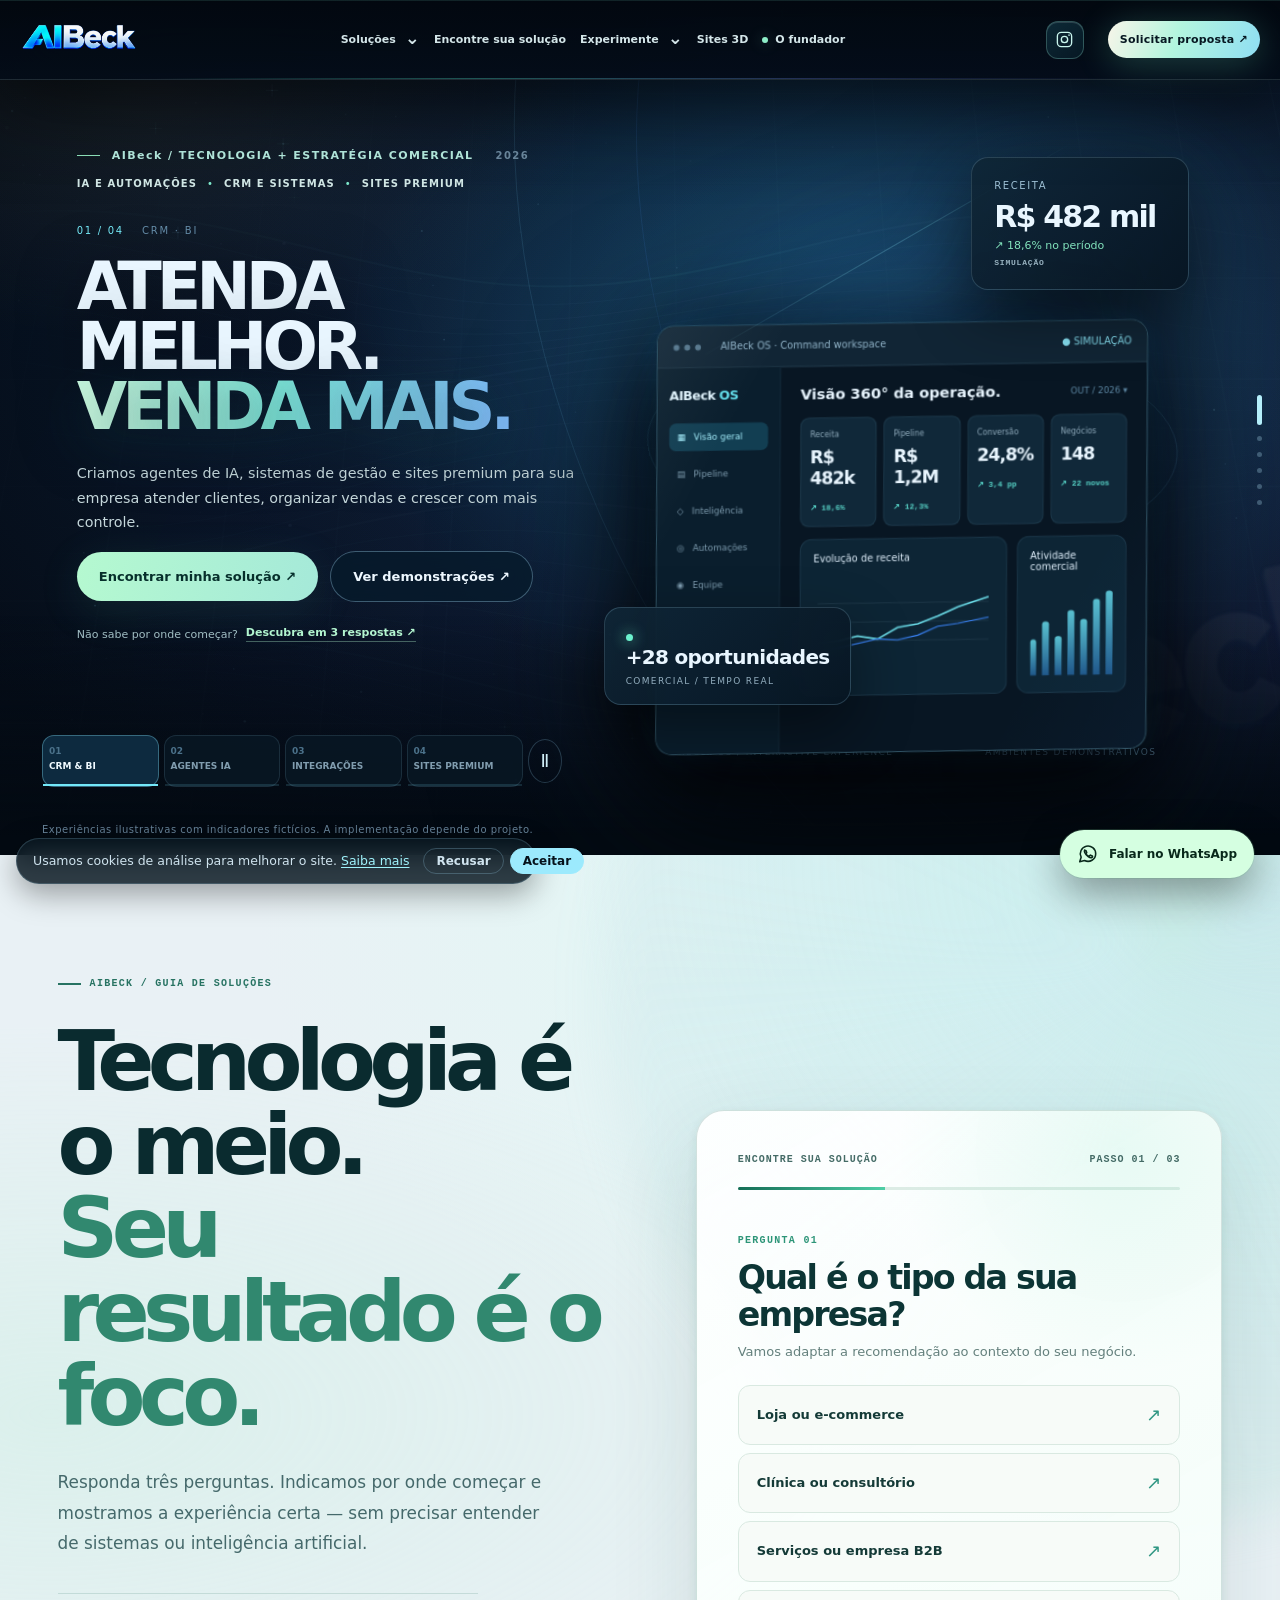
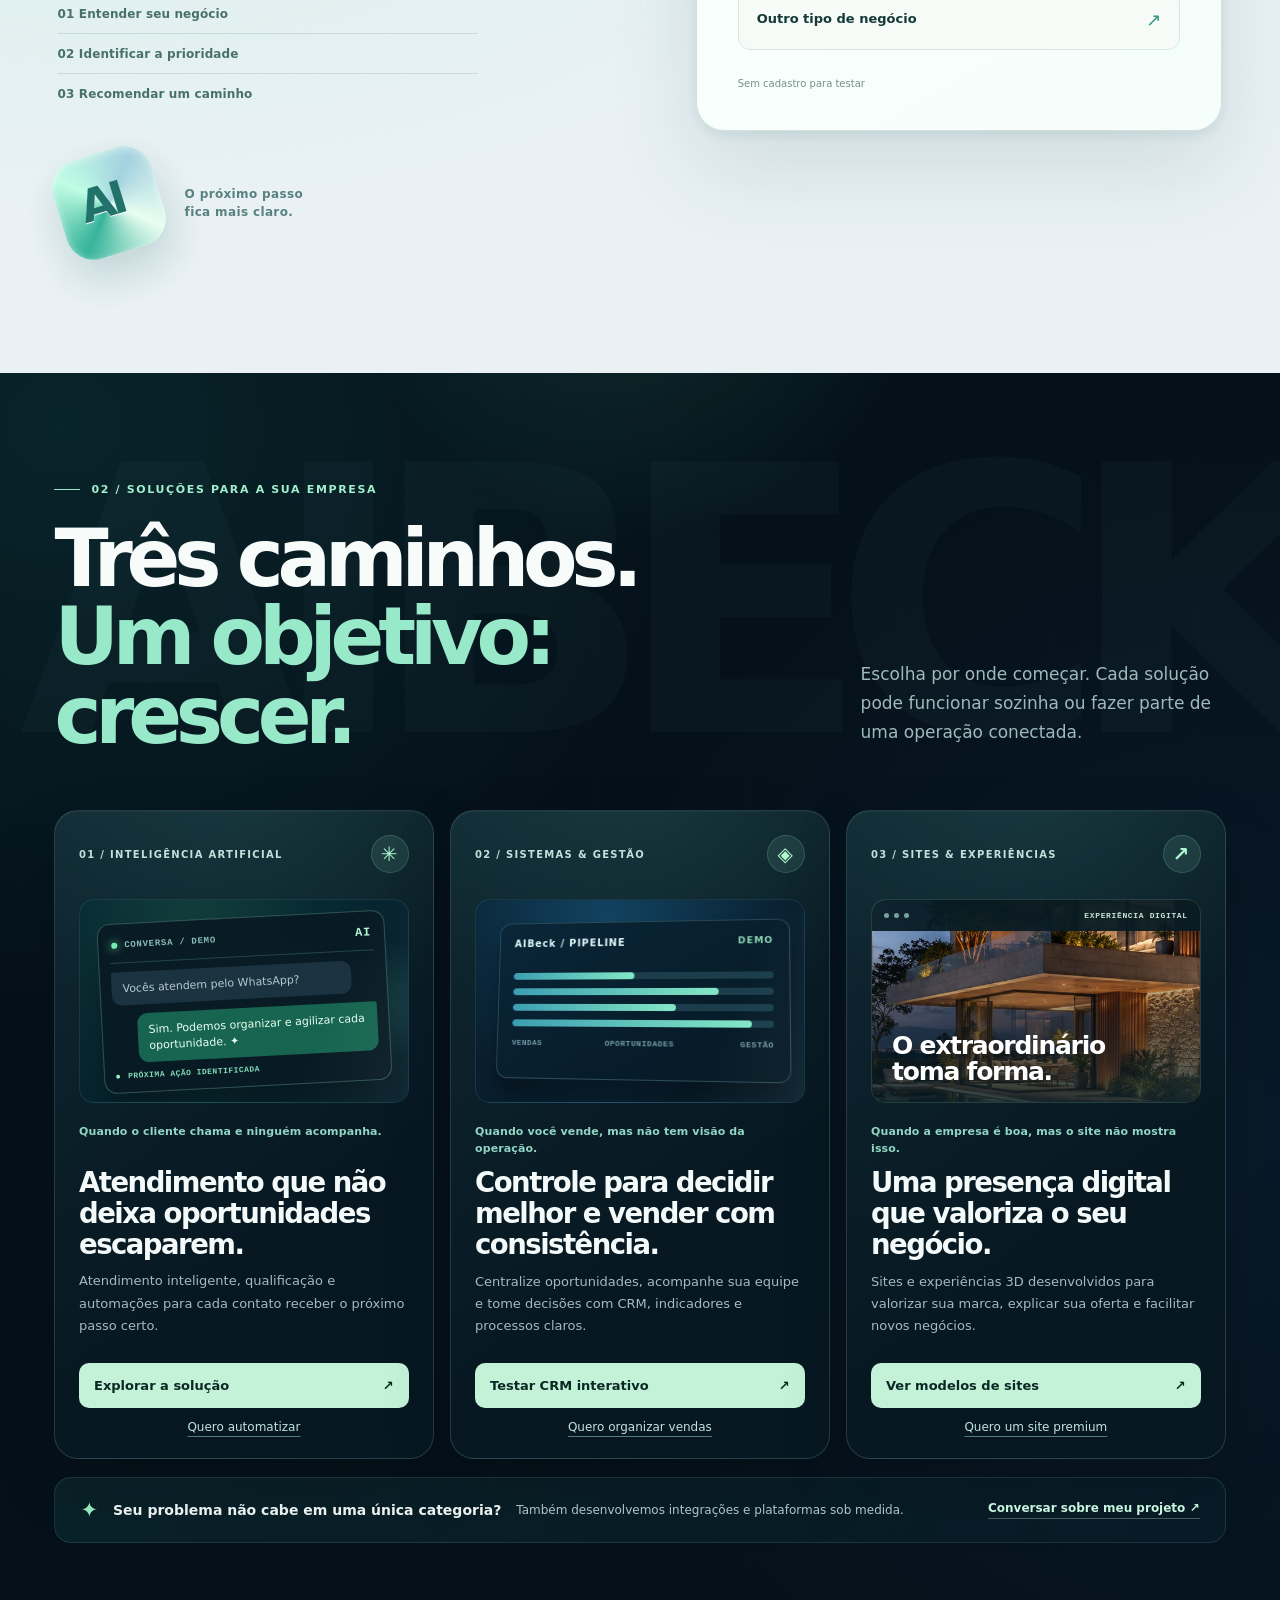
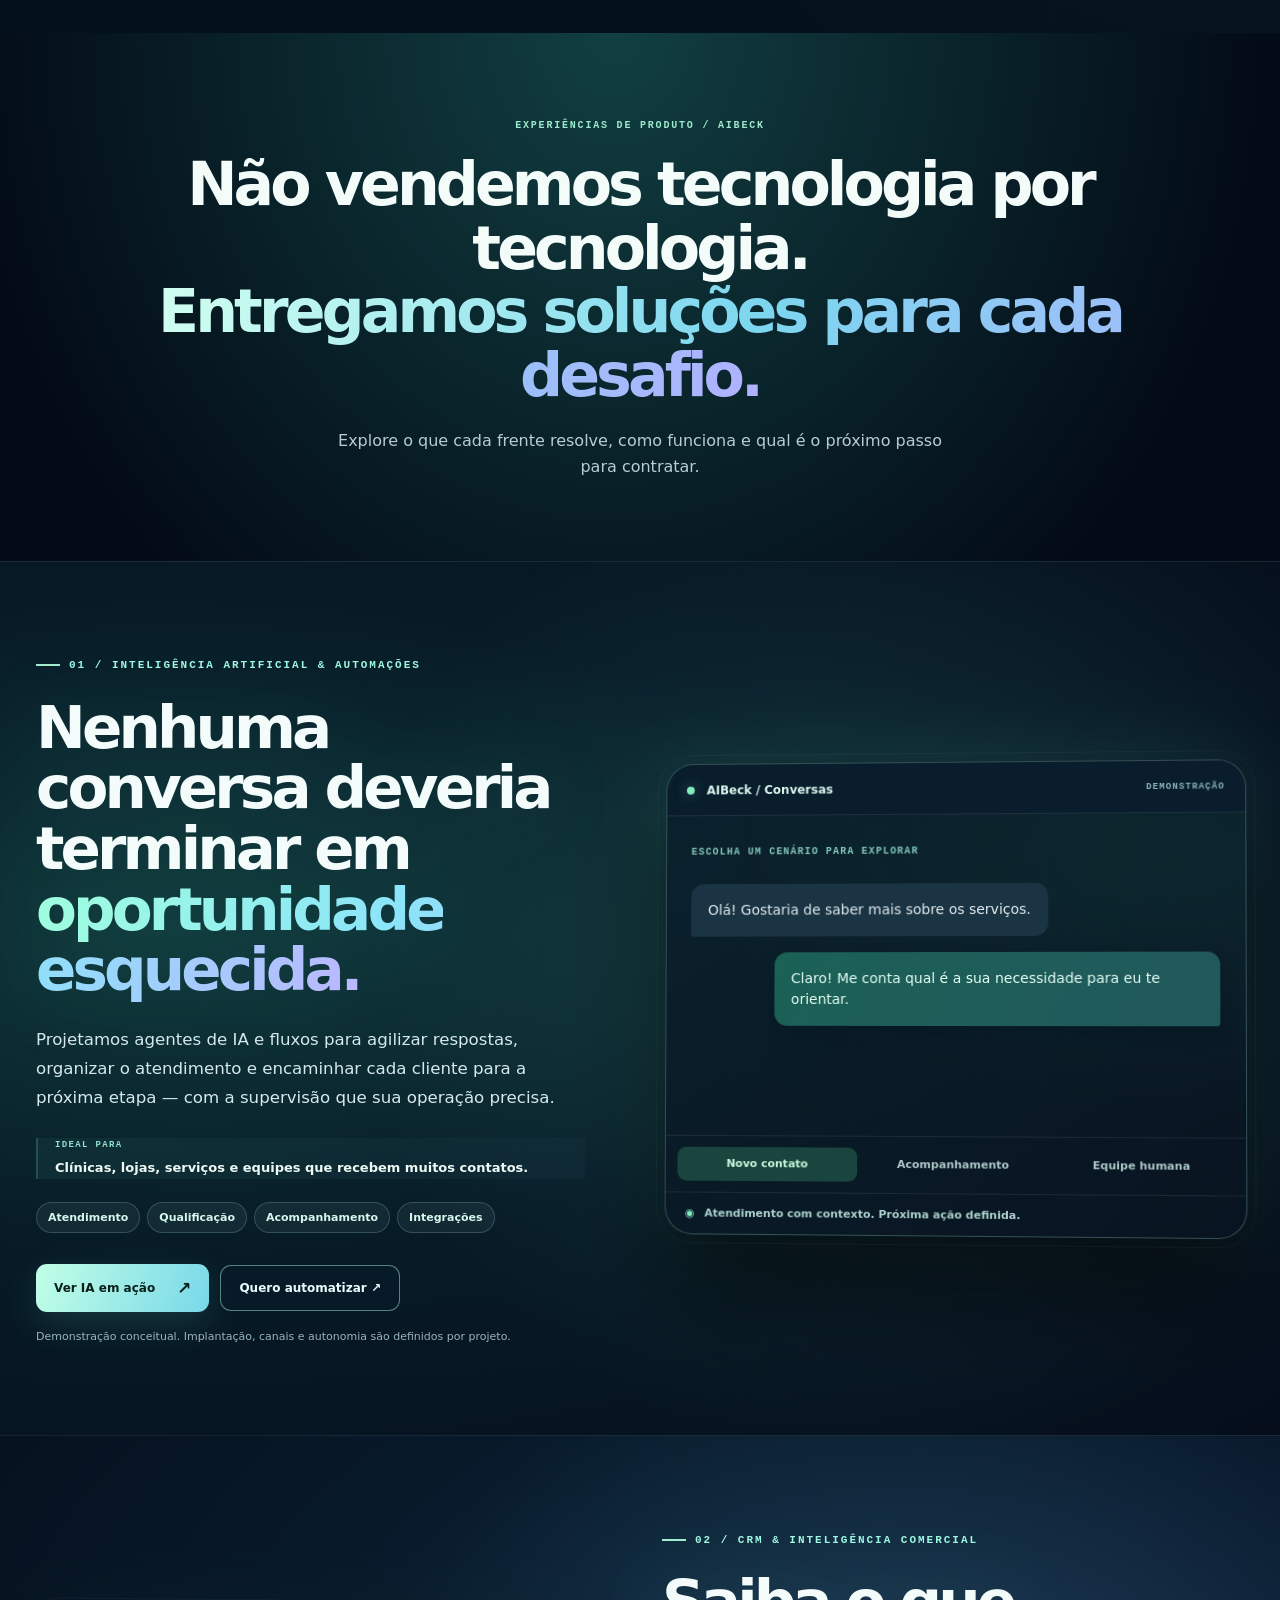
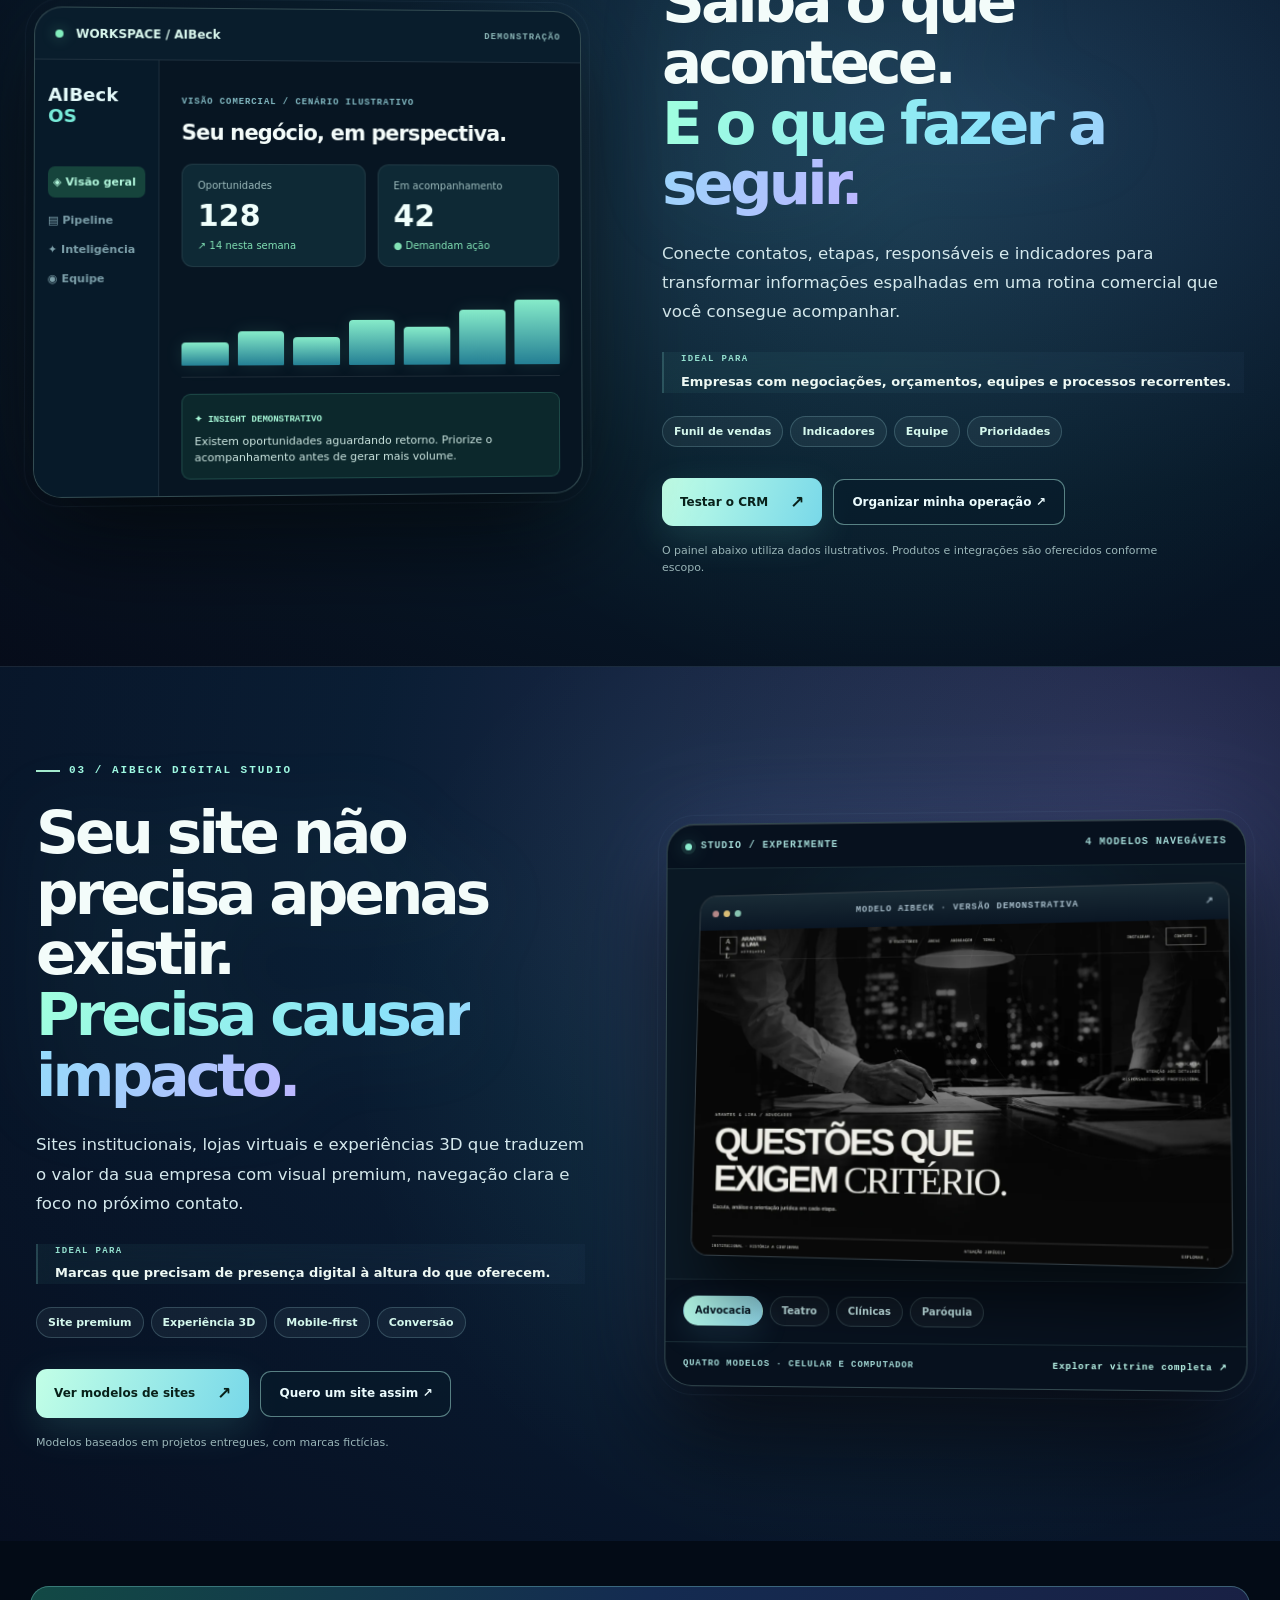
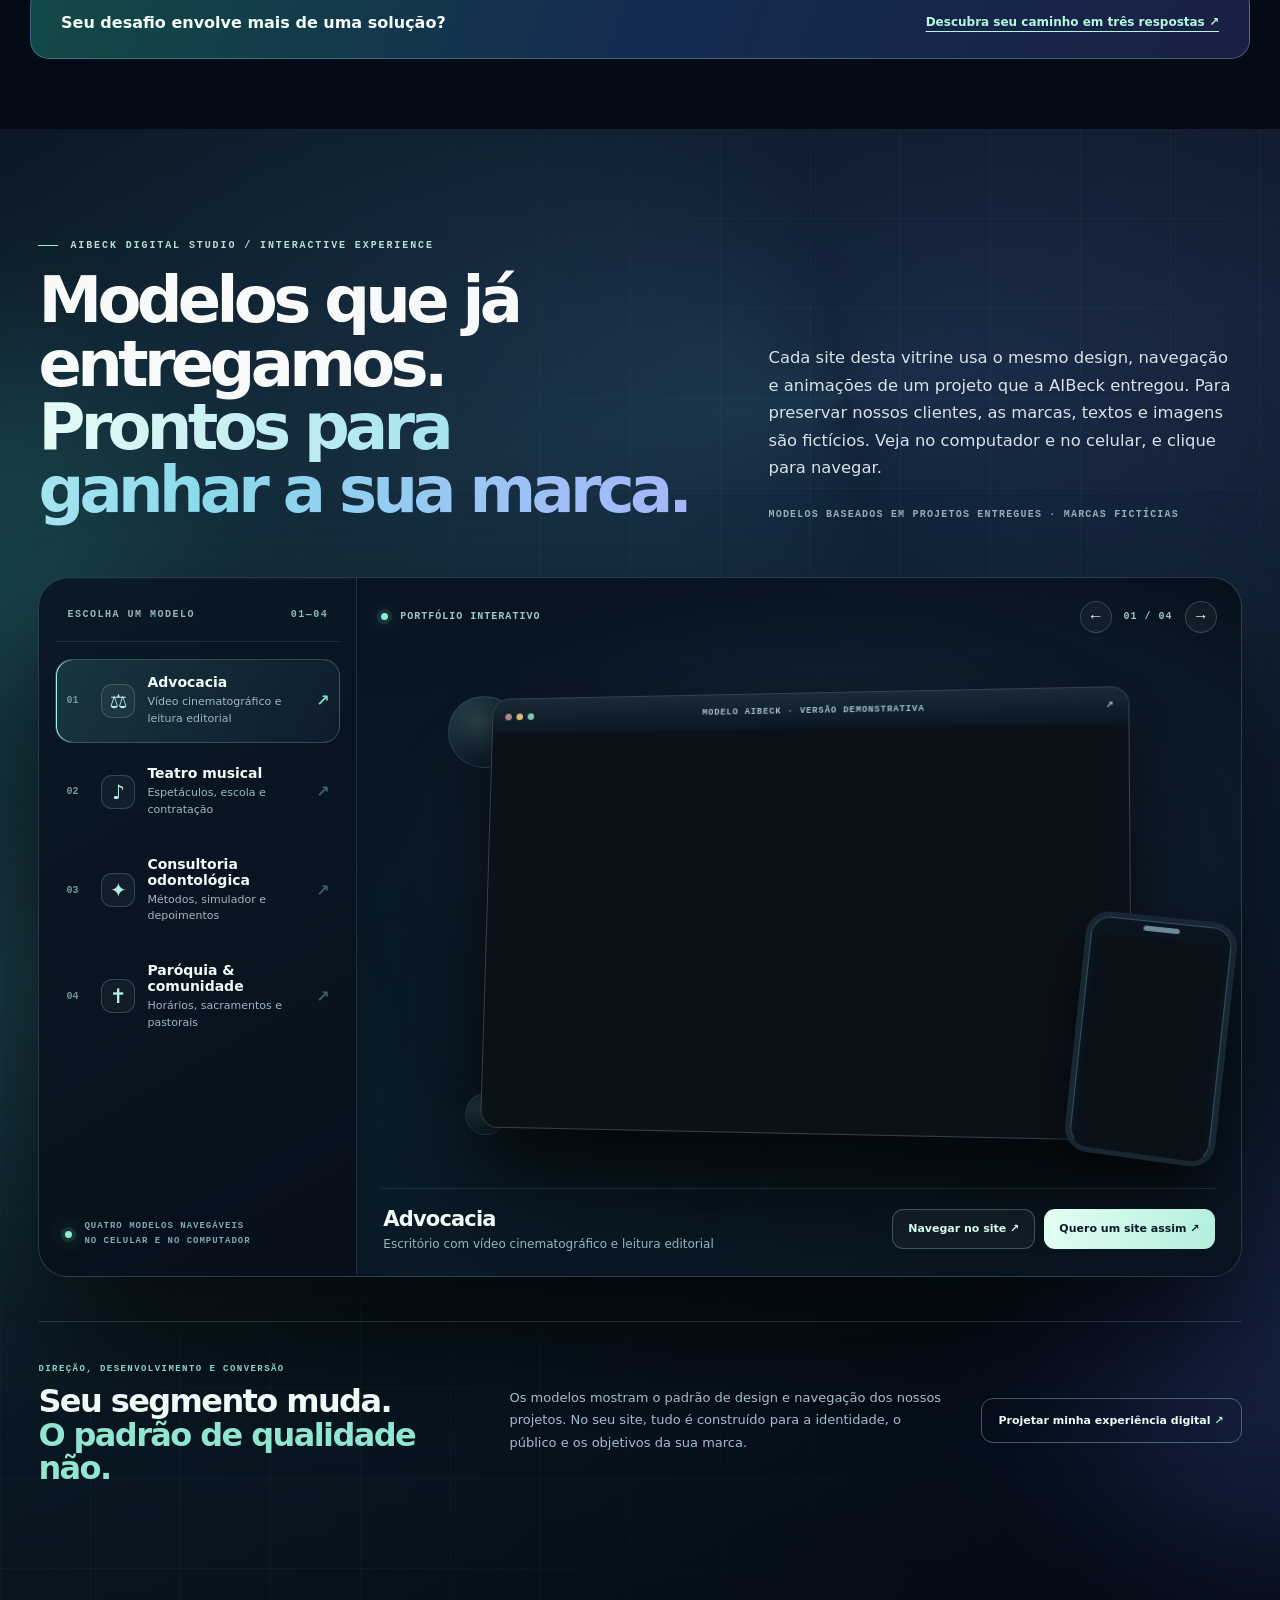
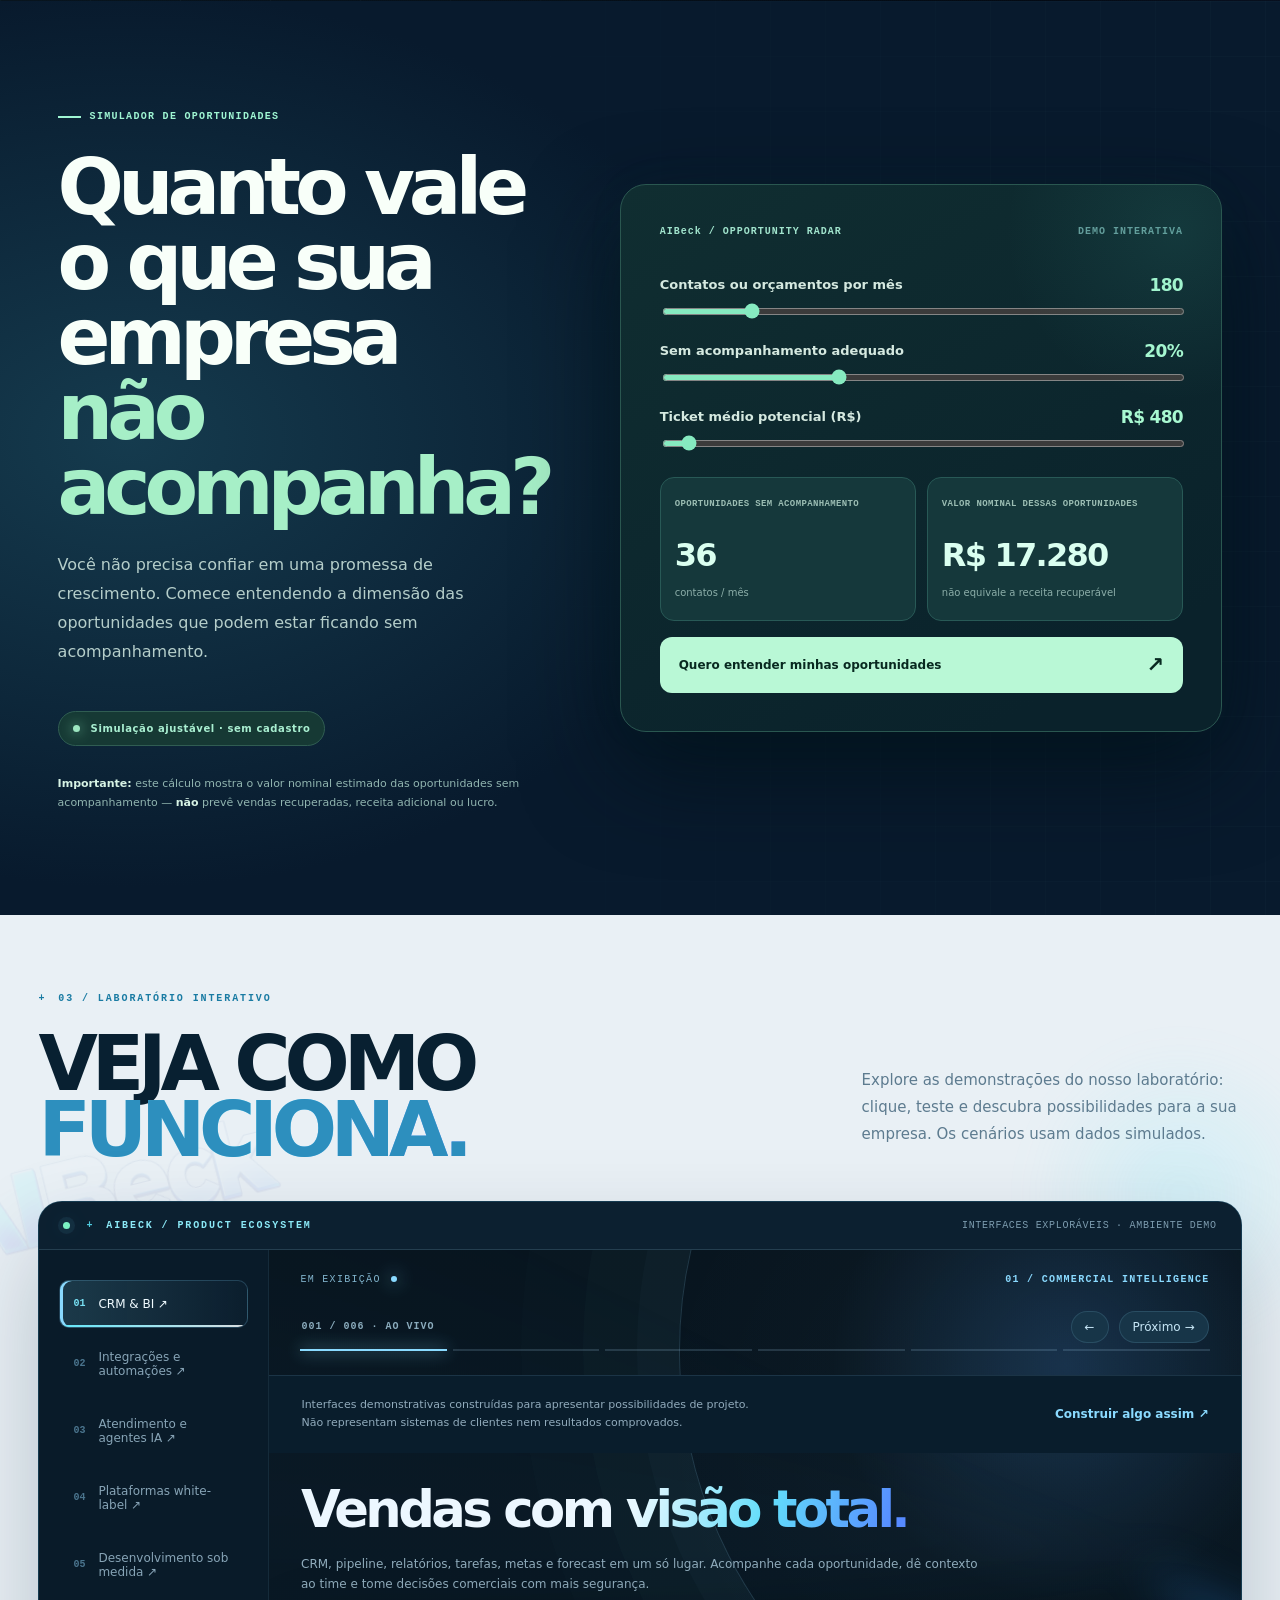
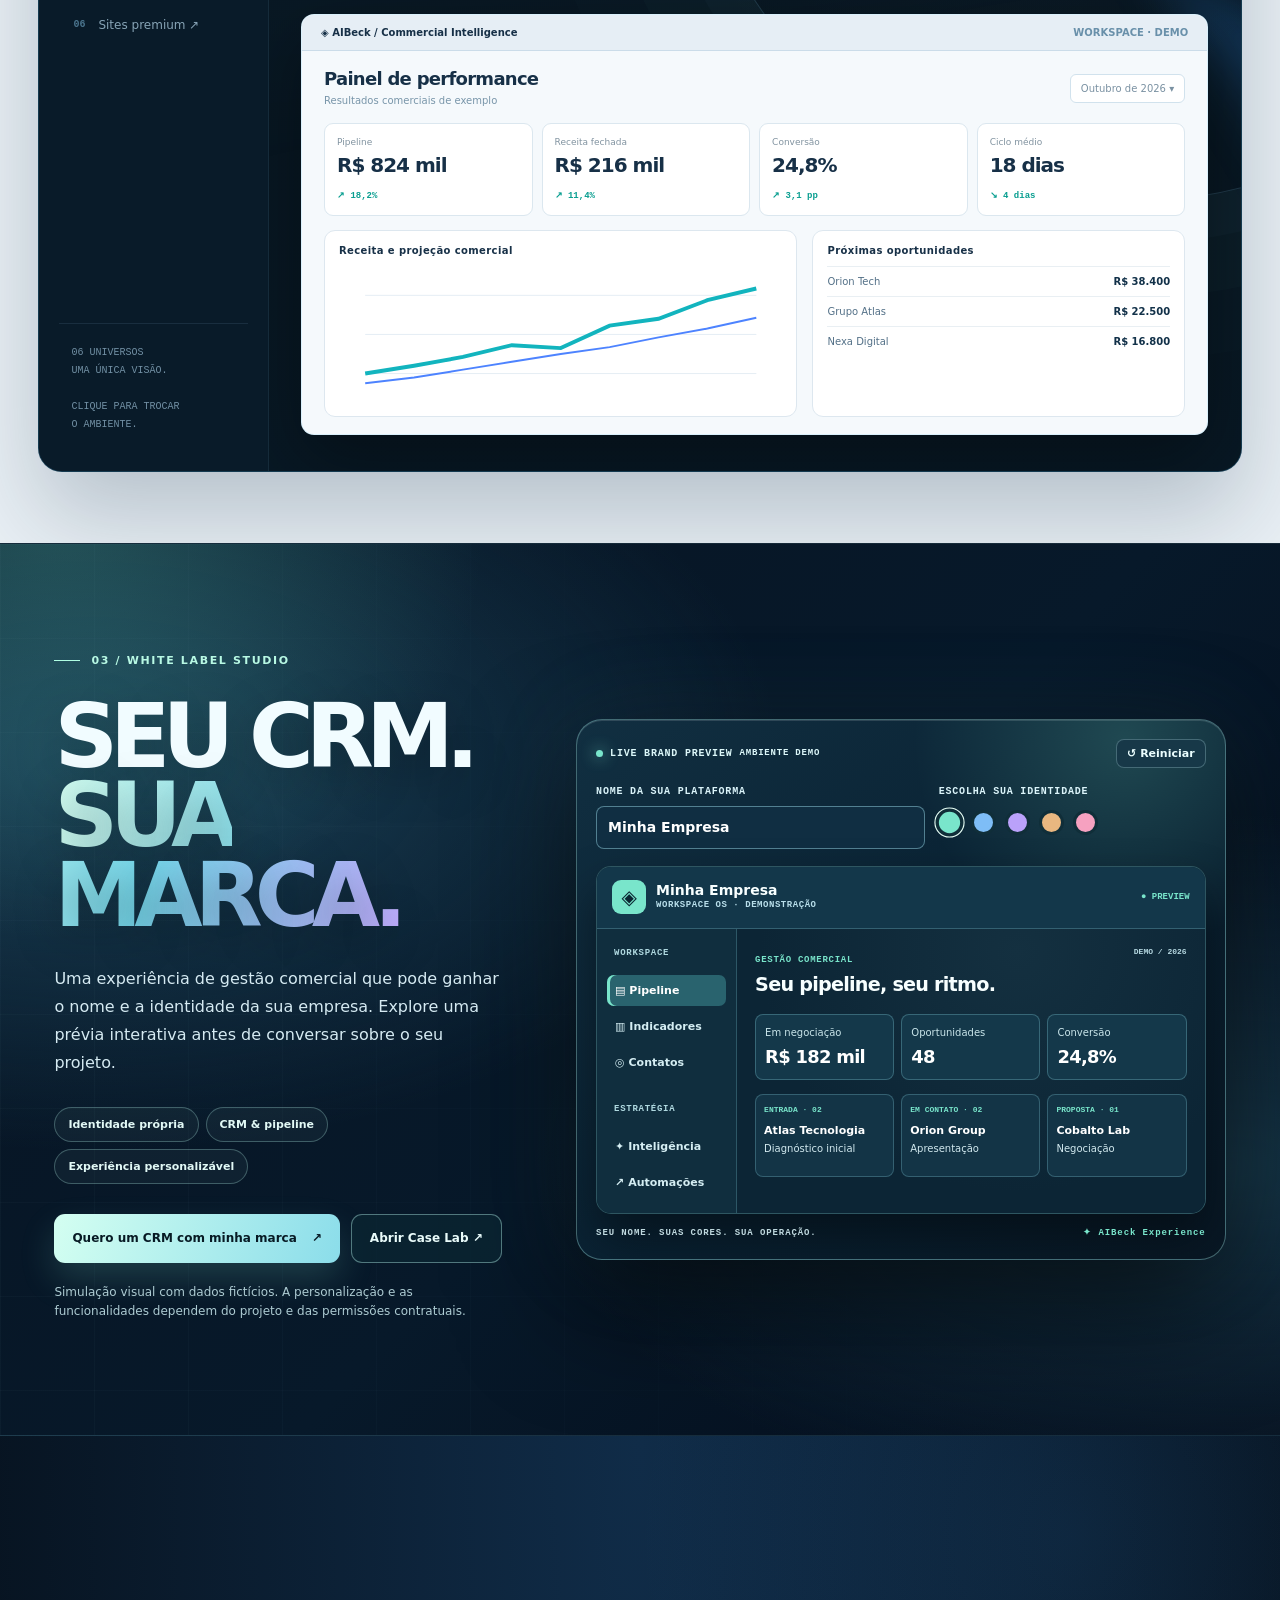
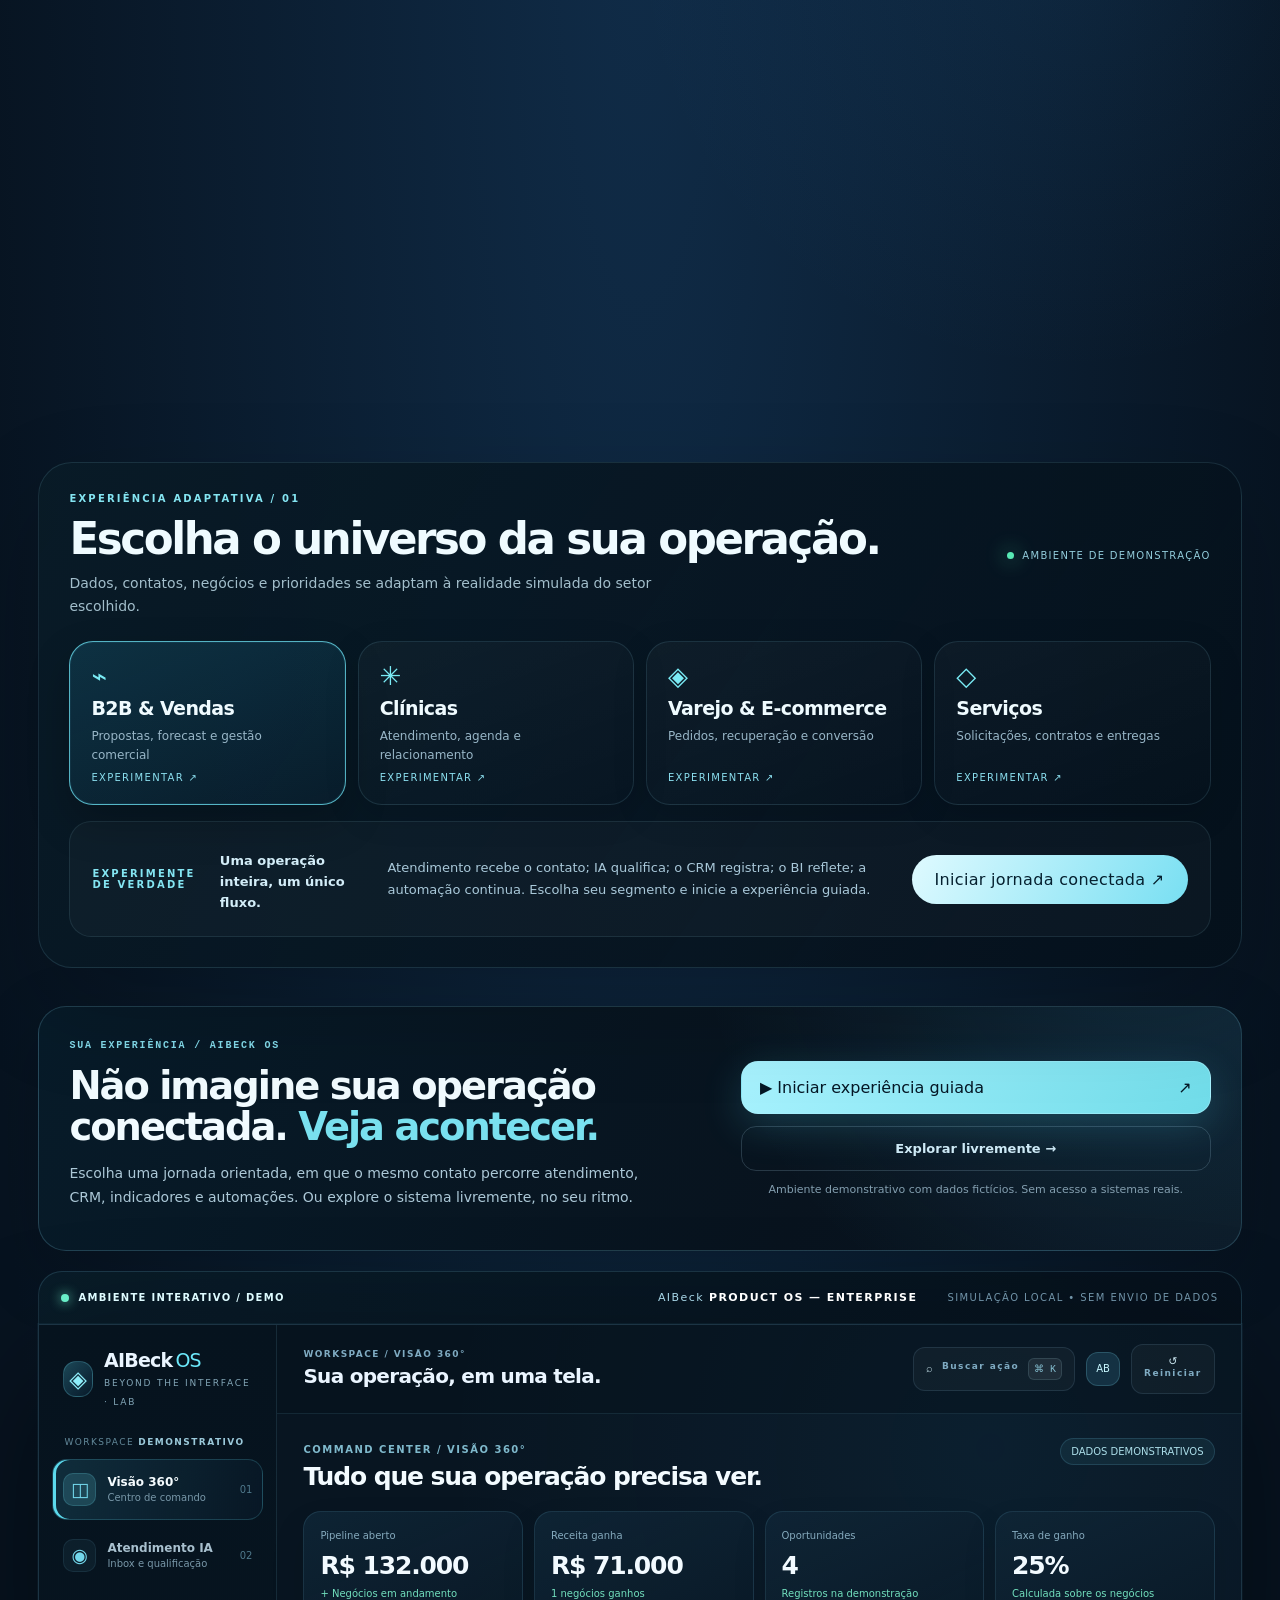
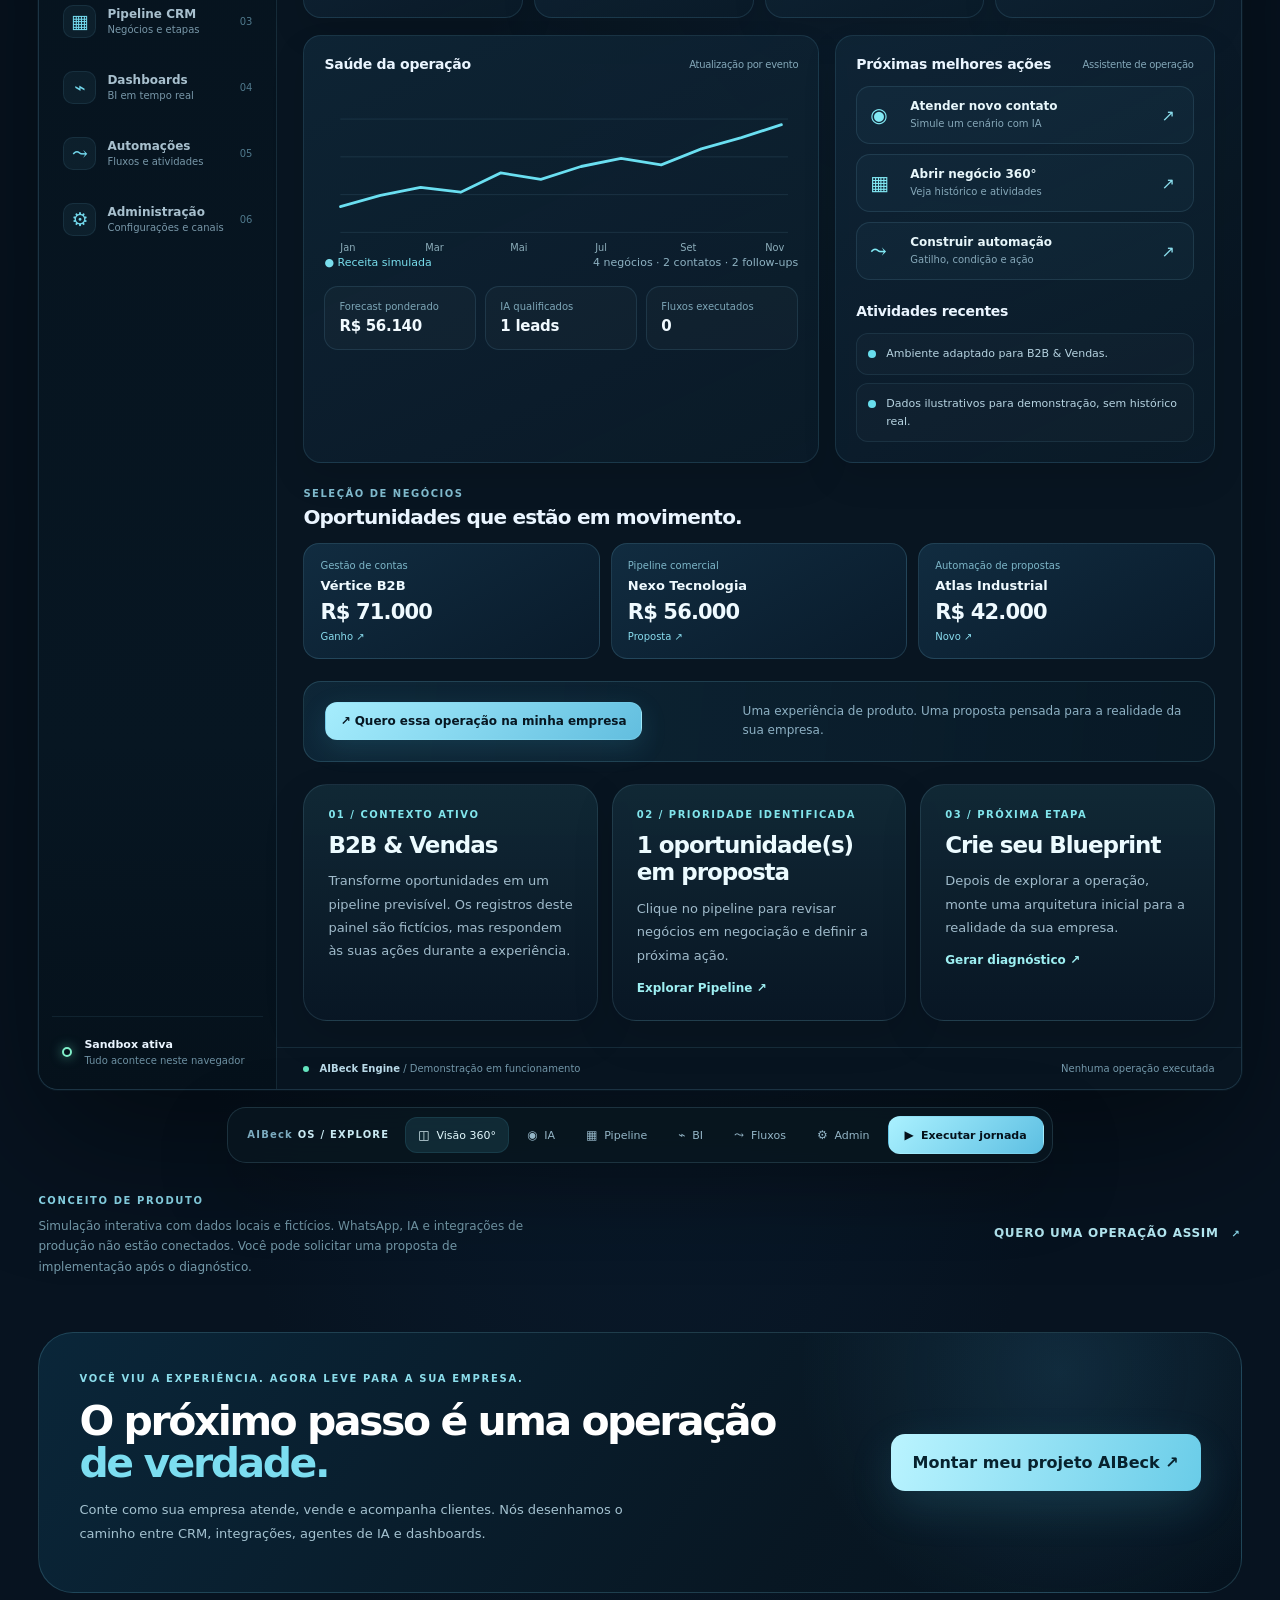
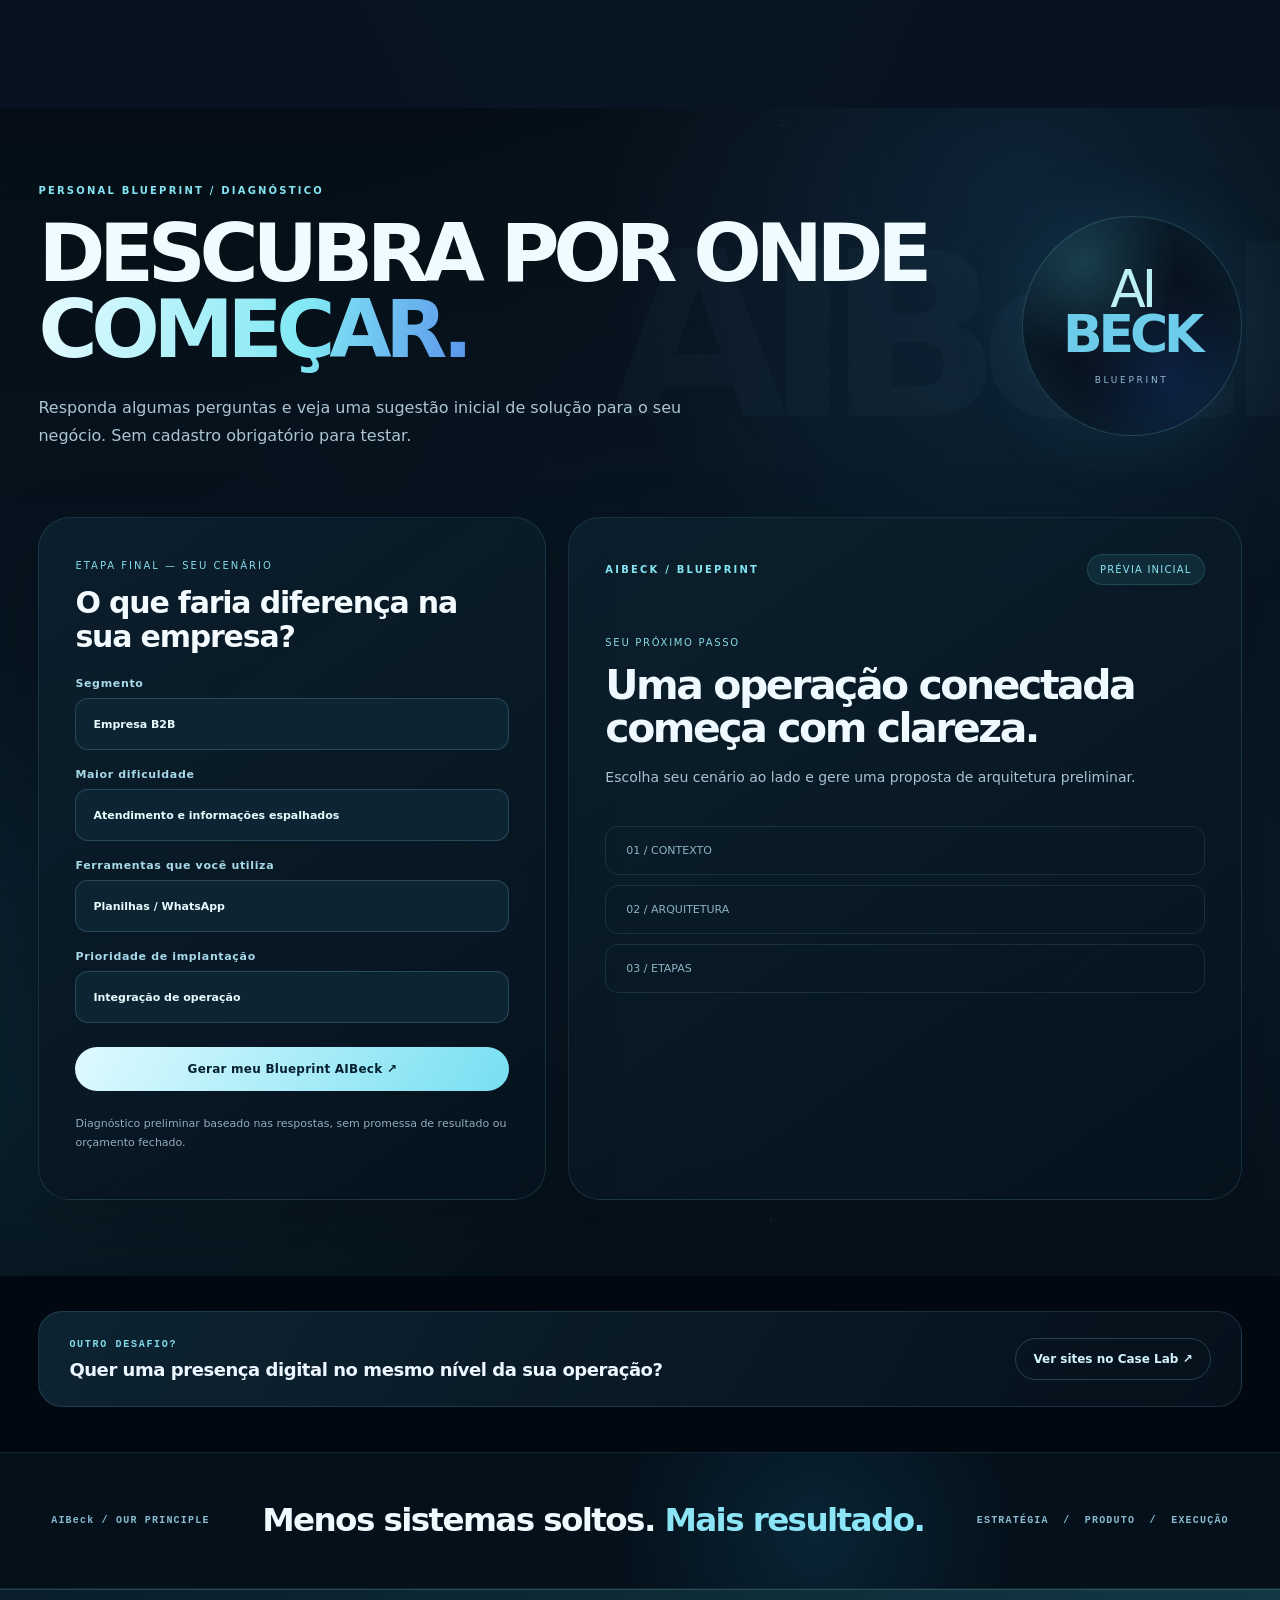
<file: site/experiencias.html>
<!DOCTYPE html>

<html lang="pt-BR"><head>
<meta name="robots" content="noindex,follow"/><meta charset="utf-8"/><meta content="width=device-width,initial-scale=1" name="viewport"/><meta content="#030a12" name="theme-color"/><meta content="IA, automações, CRM, sistemas de gestão e sites premium para sua empresa atender melhor, vender mais e ter mais controle. Conheça a AIBeck." name="description"/><title>Laboratório AIBeck | Demonstrações interativas</title>
<link rel="canonical" href="https://aibeck.com.br/"/>
<meta content="website" property="og:type"/><meta content="pt_BR" property="og:locale"/><meta content="AIBeck | Tecnologia para atender, vender e crescer" property="og:title"/><meta content="IA, automações, sistemas de gestão e experiências digitais que ajudam empresas a atender, vender e operar melhor." property="og:description"/><meta content="og-cover.png" property="og:image"/><meta content="summary_large_image" name="twitter:card"/><link rel="icon" href="favicon-32.png" type="image/png" sizes="32x32"/>
<link rel="icon" href="favicon.ico" sizes="any"/>
<link rel="apple-touch-icon" href="apple-touch-icon.png"/><script type="application/ld+json">{"@context":"https://schema.org","@type":"Organization","name":"AIBeck","description":"Soluções tecnológicas em CRM, IA, integrações, automações e plataformas digitais","sameAs":["https://www.instagram.com/ai.beck_/"],"areaServed":"BR"}</script><link href="assets/site.css" rel="stylesheet"/><link href="assets/signature3.css" rel="stylesheet"/><link href="assets/reference4.css" rel="stylesheet"/><link href="assets/aibeck5.css" rel="stylesheet"/><link href="assets/ultra6.css" rel="stylesheet"/><link href="assets/ultra8.css" rel="stylesheet"/><link href="assets/ultra9.css" rel="stylesheet"/></head><body>
<header class="top ab5-top" id="siteHeader"><nav class="nav ab5-nav" aria-label="Navegação principal">
<a class="brand" href="#inicio" aria-label="AIBeck - início"><img alt="AIBeck" src="assets/image-e35cec30b285d08.webp" decoding="async"/><small>CONNECTED TECHNOLOGY</small></a>
<div class="nav-entries" id="navLinks">
 <div class="ab5-nav-group" data-ab5-group="solutions">
   <button class="ab5-nav-trigger" type="button" aria-expanded="false" aria-controls="ab5-menu-solutions">Soluções <span class="ab5-chev" aria-hidden="true">⌄</span></button>
   <div class="ab5-menu ab5-menu-products" id="ab5-menu-solutions">
     <div class="ab5-menu-intro"><span>EXPLORE POR NECESSIDADE</span><strong>O que sua empresa precisa resolver?</strong><p>Cada solução tem um caminho próprio, uma demonstração e um próximo passo.</p><a href="#orientador">Não sei por onde começar ↗</a></div>
     <div class="ab5-menu-items">
       <a href="#produto-ia" class="ab5-menu-item"><span class="ab5-menu-ico">✳</span><span><b>IA &amp; Automações</b><small>Atenda, qualifique e acompanhe</small></span><i>↗</i></a>
       <a href="#produto-crm" class="ab5-menu-item"><span class="ab5-menu-ico">◈</span><span><b>CRM &amp; Gestão</b><small>Controle comercial e dados</small></span><i>↗</i></a>
       <a href="#produto-sites" class="ab5-menu-item"><span class="ab5-menu-ico">◇</span><span><b>Sites &amp; Experiências 3D</b><small>Impacto visual e conversão</small></span><i>↗</i></a>
       <a href="#white-label" class="ab5-menu-item"><span class="ab5-menu-ico">▦</span><span><b>White Label Studio</b><small>Veja sua marca em um CRM</small></span><i>↗</i></a>
     </div>
   </div>
 </div>
 <a href="#orientador" class="ab5-nav-link">Encontre sua solução</a>
 <div class="ab5-nav-group" data-ab5-group="experiences">
   <button class="ab5-nav-trigger" type="button" aria-expanded="false" aria-controls="ab5-menu-experiences">Experimente <span class="ab5-chev" aria-hidden="true">⌄</span></button>
   <div class="ab5-menu ab5-menu-experiences" id="ab5-menu-experiences">
      <a href="#experiencias"><b>Showroom cinematográfico</b><small>Seis cenários de tecnologia</small></a>
      <a href="#tour" data-ai-go="overview"><b>CRM interativo</b><small>Explore a plataforma demonstrativa</small></a>
      <a href="#simulador"><b>Simulador de oportunidades</b><small>Explore o valor sem acompanhamento</small></a>
      <a href="#signature-portfolio"><b>Modelos de sites</b><small>Advocacia, teatro, clínicas e paróquia</small></a><a href="#case-lab"><b>Case Lab 3D</b><small>Projetos e experiências navegáveis</small></a>
   </div>
 </div>
 <a href="#signature-portfolio" class="ab5-nav-link">Sites 3D</a>
 <a href="#fundador" class="ab5-nav-link ab5-founder-link"><span class="ab5-founder-dot" aria-hidden="true"></span>O fundador</a>
 <a class="ab5-nav-mobile-only ab9-ig-mobile" href="https://www.instagram.com/ai.beck_/" target="_blank" rel="noopener noreferrer">Instagram da AIBeck ↗</a><a href="#entrega" class="ab5-nav-mobile-only">Como funciona</a>
 <a href="#contato" class="ab5-nav-mobile-only contact-open">Solicitar proposta ↗</a>
</div>
<div class="nav-right"><a class="ab9-ig-icon" href="https://www.instagram.com/ai.beck_/" target="_blank" rel="noopener noreferrer" aria-label="Instagram oficial da AIBeck"><svg viewBox="0 0 24 24" fill="none" stroke="currentColor" stroke-width="1.7" aria-hidden="true"><rect x="3" y="3" width="18" height="18" rx="5"/><circle cx="12" cy="12" r="4"/><circle cx="17.7" cy="6.5" r="1" fill="currentColor" stroke="none"/></svg></a><a class="pill primary contact-open" href="#contato">Solicitar proposta ↗</a><button aria-expanded="false" aria-label="Abrir menu" class="menu-toggle" id="menuToggle" type="button">☰</button></div>
</nav></header>
<div class="ab6-scroll-progress" aria-hidden="true"><span id="ab6ProgressBar"></span></div>
<div aria-hidden="true" class="side-index"><a class="on" href="#inicio"></a><a href="#experiencias"></a><a href="#projetos"></a><a href="#fundador"></a><a href="#projetos"></a><a href="#contato"></a></div>
<main>
<section aria-label="AIBeck — tecnologia comercial em movimento" class="kin-hero ab6-hero" id="inicio"><canvas class="ab6-sky" data-ab6-sky="hero" aria-hidden="true"></canvas><span class="ab6-mesh-light" aria-hidden="true"></span><canvas aria-hidden="true" class="ab-galaxy-canvas" data-ab-fx="galaxy"></canvas>
<div aria-hidden="true" class="kin-grain"></div>
<div aria-hidden="true" class="kin-ribbon kin-ribbon-one"></div>
<div aria-hidden="true" class="kin-ribbon kin-ribbon-two"></div>
<div aria-hidden="true" class="kin-watermark"><img alt="" decoding="async" src="assets/image-e35cec30b285d08.webp"/></div>
<div class="kin-wrap">
<div class="kin-left">
<div class="kin-sup"><i></i> AIBeck / TECNOLOGIA + ESTRATÉGIA COMERCIAL <span>2026</span></div>
<div class="ab-hero-focus" aria-label="O que a AIBeck faz">IA E AUTOMAÇÕES <span>•</span> CRM E SISTEMAS <span>•</span> SITES PREMIUM</div><div class="kin-chapter"><span id="kinCounter">01 / 04</span><span id="kinCategory">CRM · BI</span></div>
<div aria-live="polite" class="kin-words">
<div class="kin-copy is-current" data-kin-copy="0"><h1>ATENDA MELHOR.<br/><em>VENDA MAIS.</em></h1><p>Criamos agentes de IA, sistemas de gestão e sites premium para sua empresa atender clientes, organizar vendas e crescer com mais controle.</p></div>
<div class="kin-copy" data-kin-copy="1"><h1>ATENDA.<br/><em>SEM PERDER LEADS.</em></h1><p>Organize conversas, qualifique contatos e agilize o atendimento com agentes de IA e automações integradas à sua equipe.</p></div>
<div class="kin-copy" data-kin-copy="2"><h1>SUA OPERAÇÃO.<br/><em>MAIS CLARA.</em></h1><p>Conecte atendimento, CRM e processos. Acompanhe oportunidades, responsabilidades e resultados em um só fluxo.</p></div>
<div class="kin-copy" data-kin-copy="3"><h1>SITES QUE<br/><em>CRI<span class="kin-em-nudge">AM</span> DESEJO.</em></h1><p>Sites premium e experiências digitais imersivas para impressionar, transmitir confiança e facilitar o próximo contato com sua marca.</p></div>
</div>
<div class="kin-buttons"><a class="kin-primary" data-master-context-cta="1" href="#orientador" id="kinExplore">Encontrar minha solução ↗</a><a class="kin-secondary" data-master-secondary-cta="1" href="#tour">Ver demonstrações ↗</a></div>
<div class="ab-hero-shortcut">Não sabe por onde começar? <a href="#orientador">Descubra em 3 respostas <span aria-hidden="true">↗</span></a></div>
<div class="kin-bottom-label"><span class="kin-bleed"></span> TECNOLOGIA PARA ATENDER, VENDER E GERENCIAR MELHOR.</div>
</div>
<div aria-label="Experiências visuais demonstrativas" class="kin-right" id="kinVisual">
<div aria-hidden="true" class="kin-light-orb"></div>
<div aria-hidden="true" class="kin-orbit kin-orbit-a"></div><div aria-hidden="true" class="kin-orbit kin-orbit-b"></div>
<div class="kin-visual-scene is-current" data-kin-scene="0">
<div class="kin-crm-shell" id="heroScene"><div class="device"><div class="device-header"><span class="traffic"><i></i><i></i><i></i></span><span>AIBeck OS · Command workspace</span><span class="device-badge">● SIMULAÇÃO</span></div><div class="command-ui"><aside class="command-side"><h4>AIBeck <span style="color:#63e0ed">OS</span></h4><div class="active">▦   Visão geral</div><div>▤   Pipeline</div><div>◇   Inteligência</div><div>◎   Automações</div><div>◉   Equipe</div></aside><div class="command-body"><div class="command-top"><b>Visão 360° da operação.</b><small>OUT / 2026 ▾</small></div><div class="kpi-row"><div class="kpi"><small>Receita</small><strong>R$ 482k</strong><em>↗ 18,6%</em></div><div class="kpi"><small>Pipeline</small><strong>R$ 1,2M</strong><em>↗ 12,3%</em></div><div class="kpi"><small>Conversão</small><strong>24,8%</strong><em>↗ 3,4 pp</em></div><div class="kpi"><small>Negócios</small><strong>148</strong><em>↗ 22 novos</em></div></div><div class="graph-panels"><div class="chartbox"><div class="chart-title">Evolução de receita</div><svg aria-label="Gráfico de evolução ilustrativo" viewbox="0 0 340 130"><g stroke="#2a4555" stroke-width="1"><path d="M8 30H332M8 65H332M8 100H332"></path></g><polyline fill="none" points="8,104 46,100 84,91 122,97 160,76 198,70 236,56 274,39 332,21" stroke="#6ee3ef" stroke-width="3"></polyline><polyline fill="none" points="8,118 46,113 84,105 122,97 160,99 198,91 236,75 274,70 332,59" stroke="#3a84f9" stroke-width="2"></polyline></svg></div><div class="chartbox"><div class="chart-title">Atividade comercial</div><div class="bars"><i style="--v:40%"></i><i style="--v:60%"></i><i style="--v:43%"></i><i style="--v:72%"></i><i style="--v:62%"></i><i style="--v:85%"></i><i style="--v:93%"></i></div></div></div></div></div></div></div>
<div class="kin-token kin-token-revenue"><small>RECEITA</small><strong>R$ 482 mil</strong><span>↗ 18,6% no período</span></div>
<div class="kin-token kin-token-deals"><span class="kin-token-dot"></span><strong>+28 oportunidades</strong><small>COMERCIAL / TEMPO REAL</small></div>
<div aria-hidden="true" class="kin-data-streak"></div>
</div>
<div class="kin-visual-scene" data-kin-scene="1">
<div class="kin-chat-device">
<div class="kin-chat-head"><span class="kin-ava">✦</span><span><b>AIBeck Intelligence</b><small>Agente conectado · WhatsApp</small></span><i>● Online</i></div>
<div class="kin-chat-bubbles"><div class="kin-bubble from">Oi! Queria conhecer os serviços e saber sobre valores.</div><div class="kin-bubble to">Claro! Posso te ajudar. Qual solução você procura: CRM, IA ou automação?</div><div class="kin-bubble from">Preciso automatizar o atendimento.</div><div class="kin-bubble to">Perfeito. Vou entender seu cenário e preparar as informações para nossa equipe.</div></div>
<div class="kin-chat-field">Mensagem gerada com contexto <span>↗</span></div>
</div>
<div class="kin-ai-beacon"><span>✦</span><small>INTELIGÊNCIA ATIVA</small></div>
<div class="kin-ai-float"><small>LEAD QUALIFICADO</small><strong>Potencial identificado</strong><span>✓ Próxima ação criada no CRM</span></div>
</div>
<div class="kin-visual-scene" data-kin-scene="2">
<svg aria-hidden="true" class="kin-link-lines" preserveaspectratio="xMidYMid meet" viewbox="0 0 660 650"><defs><lineargradient id="kinLine" x1="0" x2="1"><stop stop-color="#6ce9f5"></stop><stop offset="1" stop-color="#4a88ff"></stop></lineargradient></defs><path d="M330 320 L145 155 M330 320 L515 155 M330 320 L145 480 M330 320 L515 480" fill="none" stroke="url(#kinLine)" stroke-dasharray="11 8" stroke-width="3"></path></svg>
<div class="kin-hub"><div class="kin-hub-mark">✦</div><b>AIBeck</b><span>CONNECTION ENGINE</span></div>
<div class="kin-node kin-node-a"><span>◉</span><b>WhatsApp</b><small>Origem do contato</small></div>
<div class="kin-node kin-node-b"><span>▦</span><b>CRM</b><small>Oportunidades</small></div>
<div class="kin-node kin-node-c"><span>✦</span><b>Agente IA</b><small>Qualificação 24h</small></div>
<div class="kin-node kin-node-d"><span>↗</span><b>Automação</b><small>Próximas ações</small></div>
<div class="kin-flow-badge"><i></i> 4 MÓDULOS CONECTADOS · DEMONSTRAÇÃO</div>
</div>

<div class="kin-visual-scene ab8-hero-scene" data-kin-scene="3">
  <div class="ab8-hero-stage">
    <div class="ab8-hero-stage-top"><span>AIBeck / DIGITAL STUDIO</span><span>MODELOS DE SITES</span></div>
    <div class="ab8-hero-screen" data-ab8-render="hero"></div>
    <div class="ab8-hero-options"><button class="ab8-chip is-active" type="button" data-ab8-select="0" aria-pressed="true">Advocacia</button><button class="ab8-chip" type="button" data-ab8-select="1" aria-pressed="false">Teatro</button><button class="ab8-chip" type="button" data-ab8-select="2" aria-pressed="false">Clínicas</button><button class="ab8-chip" type="button" data-ab8-select="3" aria-pressed="false">Paróquia</button></div>
    <a class="ab8-hero-more" href="#signature-portfolio">Ver modelos de sites ↗</a>
  </div>
</div>
<div class="kin-visual-index"><span>AIBeck OS / INTERACTIVE EXPERIENCE</span><span>AMBIENTES DEMONSTRATIVOS</span></div>
</div>
</div>
<div aria-label="Selecionar demonstração" class="kin-controls" role="group">
<button aria-pressed="true" class="kin-select is-active" data-kin-switch="0" type="button"><span>01</span> CRM &amp; BI <i class="kin-timeline"></i></button>
<button aria-pressed="false" class="kin-select" data-kin-switch="1" type="button"><span>02</span> AGENTES IA <i class="kin-timeline"></i></button>
<button aria-pressed="false" class="kin-select" data-kin-switch="2" type="button"><span>03</span> INTEGRAÇÕES <i class="kin-timeline"></i></button>
<button aria-pressed="false" class="kin-select" data-kin-switch="3" type="button"><span>04</span> SITES PREMIUM <i class="kin-timeline"></i></button>
<button aria-label="Pausar animação" aria-pressed="false" class="kin-toggle" id="kinPause" type="button">Ⅱ</button>
</div>
<div class="kin-legal">Experiências ilustrativas com indicadores fictícios. A implementação depende do projeto.</div>
</section>



<section class="ref-guide" id="orientador" aria-labelledby="ref-guide-title"><canvas class="ab5-section-fx ab5-section-fx-light" data-ab5-effect="veil" aria-hidden="true"></canvas>
 <div class="ref-guide-halo" aria-hidden="true"></div>
 <div class="ref-guide-inner">
  <div class="ref-guide-story"><span class="ref-eyebrow"><span class="ref-pip"></span> AIBECK / GUIA DE SOLUÇÕES</span>
   <h2 id="ref-guide-title">Tecnologia é o meio.<br><em>Seu resultado é o foco.</em></h2>
   <p>Responda três perguntas. Indicamos por onde começar e mostramos a experiência certa — sem precisar entender de sistemas ou inteligência artificial.</p>
   <div class="ref-guide-features"><span>01 Entender seu negócio</span><span>02 Identificar a prioridade</span><span>03 Recomendar um caminho</span></div>
   <div class="ref-guide-deco" aria-hidden="true"><i></i><b>AI</b><span>O próximo passo<br>fica mais claro.</span></div>
  </div>
  <div class="ref-finder" id="refFinder" aria-live="polite">
   <div class="ref-finder-head"><span>ENCONTRE SUA SOLUÇÃO</span><span id="refFinderProgress">PASSO 01 / 03</span></div>
   <div class="ref-finder-meter"><span id="refFinderMeter"></span></div>
   <div class="ref-finder-step" data-ref-step="0"><span class="ref-finder-number">PERGUNTA 01</span><h3>Qual é o tipo da sua empresa?</h3><p>Vamos adaptar a recomendação ao contexto do seu negócio.</p>
    <div class="ref-finder-options"><button data-ref-answer="segmento" data-ref-value="Comércio ou e-commerce">Loja ou e-commerce <b>↗</b></button><button data-ref-answer="segmento" data-ref-value="Clínica ou consultório">Clínica ou consultório <b>↗</b></button><button data-ref-answer="segmento" data-ref-value="Serviços ou B2B">Serviços ou empresa B2B <b>↗</b></button><button data-ref-answer="segmento" data-ref-value="Outro segmento">Outro tipo de negócio <b>↗</b></button></div>
   </div>
   <div class="ref-finder-step" data-ref-step="1" hidden><span class="ref-finder-number">PERGUNTA 02</span><h3>O que mais está travando seu crescimento?</h3><p>Escolha o problema que merece atenção primeiro.</p>
    <div class="ref-finder-options"><button data-ref-answer="problema" data-ref-value="atendimento">Demoro para atender e acompanhar contatos <b>↗</b></button><button data-ref-answer="problema" data-ref-value="gestao">Falta organização das vendas e da equipe <b>↗</b></button><button data-ref-answer="problema" data-ref-value="site">Minha presença digital não gera confiança <b>↗</b></button><button data-ref-answer="problema" data-ref-value="integracoes">Meus sistemas e processos não se conversam <b>↗</b></button></div>
   </div>
   <div class="ref-finder-step" data-ref-step="2" hidden><span class="ref-finder-number">PERGUNTA 03</span><h3>Em que momento você está?</h3><p>Isso nos ajuda a indicar o próximo passo comercial.</p>
    <div class="ref-finder-options"><button data-ref-answer="momento" data-ref-value="Agora">Quero resolver isso agora <b>↗</b></button><button data-ref-answer="momento" data-ref-value="Próximos 30 dias">Quero começar nos próximos 30 dias <b>↗</b></button><button data-ref-answer="momento" data-ref-value="Pesquisando">Estou conhecendo possibilidades <b>↗</b></button></div>
   </div>
   <div class="ref-finder-result" id="refFinderResult" hidden>
    <span class="ref-finder-number">SUA RECOMENDAÇÃO</span><div class="ref-finder-result-mark">✦</div>
    <h3 id="refResultTitle">Vamos por aqui.</h3><p id="refResultBody"></p>
    <div class="ref-result-info"><span id="refResultContext"></span><span>Orientação inicial, não diagnóstico técnico</span></div>
    <div class="ref-result-actions"><button id="refResultContact" type="button">Solicitar proposta ↗</button><a id="refResultDemo" href="#tour">Explorar demonstração ↗</a></div>
    <a class="ref-whatsapp-action" id="refResultWhatsApp" href="https://wa.me/5524992239947" target="_blank" rel="noopener noreferrer">Prefere WhatsApp? Conversar com a AIBeck ↗</a>
   </div>
   <div class="ref-finder-bottom"><button id="refFinderBack" type="button" hidden>← Voltar</button><span>Sem cadastro para testar</span><button id="refFinderReset" type="button" hidden>Recomeçar ↺</button></div>
  </div>
 </div>
</section>

<section class="ab-s3" id="solucoes" aria-labelledby="ab-s3-title"><canvas class="ab5-section-fx" data-ab5-effect="squares" aria-hidden="true"></canvas>
 <div class="ab-s3-glow" aria-hidden="true"></div>
 <div class="ab-s3-container">
  <div class="ab-s3-top">
    <div><span class="ab-kicker"><i></i> 02 / SOLUÇÕES PARA A SUA EMPRESA</span>
      <h2 id="ab-s3-title">Três caminhos.<br><em>Um objetivo: crescer.</em></h2></div>
    <p>Escolha por onde começar. Cada solução pode funcionar sozinha ou fazer parte de uma operação conectada.</p>
  </div>
  <div class="ab-s3-grid">
    <article class="ab-s3-card ab-s3-card-ai" data-ab-tilt>
      <div class="ab-s3-card-top"><span>01 / INTELIGÊNCIA ARTIFICIAL</span><span class="ab-s3-icon" aria-hidden="true">✳</span></div>
      <div class="ab-s3-visual ab-s3-visual-chat" aria-hidden="true"><div class="ab-chat-mini"><div class="ab-chat-mini-head"><span class="ab-dot"></span> CONVERSA / DEMO <b>AI</b></div><div class="ab-chat-mini-q">Vocês atendem pelo WhatsApp?</div><div class="ab-chat-mini-a">Sim. Podemos organizar e agilizar cada oportunidade. ✦</div><div class="ab-chat-mini-foot"><i></i> PRÓXIMA AÇÃO IDENTIFICADA</div></div></div>
      <div class="ab-s3-card-copy"><span class="ab-s3-pain">Quando o cliente chama e ninguém acompanha.</span><h3>Atendimento que não deixa oportunidades escaparem.</h3><p>Atendimento inteligente, qualificação e automações para cada contato receber o próximo passo certo.</p></div>
      <div class="ab-s3-actions"><a class="ab-s3-link" href="#experiencias" data-ab-scene="ia">Explorar a solução <span>↗</span></a><a class="ab-s3-discuss contact-open" data-ab-product="Agentes de IA" href="#contato">Quero automatizar</a></div>
    </article>
    <article class="ab-s3-card ab-s3-card-crm" data-ab-tilt>
      <div class="ab-s3-card-top"><span>02 / SISTEMAS & GESTÃO</span><span class="ab-s3-icon" aria-hidden="true">◈</span></div>
      <div class="ab-s3-visual ab-s3-visual-dashboard" aria-hidden="true"><div class="ab-dash-mini"><div class="ab-dash-mini-label">AIBeck / PIPELINE <span>DEMO</span></div><div class="ab-dash-mini-stages"><span><i style="--w:48%"></i></span><span><i style="--w:80%"></i></span><span><i style="--w:64%"></i></span><span><i style="--w:92%"></i></span></div><div class="ab-dash-mini-summary"><span>VENDAS</span><span>OPORTUNIDADES</span><span>GESTÃO</span></div></div></div>
      <div class="ab-s3-card-copy"><span class="ab-s3-pain">Quando você vende, mas não tem visão da operação.</span><h3>Controle para decidir melhor e vender com consistência.</h3><p>Centralize oportunidades, acompanhe sua equipe e tome decisões com CRM, indicadores e processos claros.</p></div>
      <div class="ab-s3-actions"><a class="ab-s3-link" href="#tour" data-ab-module="pipeline">Testar CRM interativo <span>↗</span></a><a class="ab-s3-discuss contact-open" data-ab-product="CRM & BI" href="#contato">Quero organizar vendas</a></div>
    </article>
    <article class="ab-s3-card ab-s3-card-web" data-ab-tilt>
      <div class="ab-s3-card-top"><span>03 / SITES & EXPERIÊNCIAS</span><span class="ab-s3-icon" aria-hidden="true">↗</span></div>
      <div class="ab-s3-visual ab-s3-visual-web" aria-hidden="true"><div class="ab-browser-mini"><div class="ab-browser-bar"><i></i><i></i><i></i><span>EXPERIÊNCIA DIGITAL</span></div><img src="assets/image-b624e7524add86a.webp" alt="" loading="lazy" decoding="async"/><div class="ab-browser-grad"></div><strong>O extraordinário<br>toma forma.</strong></div></div>
      <div class="ab-s3-card-copy"><span class="ab-s3-pain">Quando a empresa é boa, mas o site não mostra isso.</span><h3>Uma presença digital que valoriza o seu negócio.</h3><p>Sites e experiências 3D desenvolvidos para valorizar sua marca, explicar sua oferta e facilitar novos negócios.</p></div>
      <div class="ab-s3-actions"><a class="ab-s3-link" href="#signature-portfolio">Ver modelos de sites <span>↗</span></a><a class="ab-s3-discuss contact-open" data-ab-product="Sites premium" href="#contato">Quero um site premium</a></div>
    </article>
  </div>
  <div class="ab-s3-bottom"><div><span class="ab-s3-spark" aria-hidden="true">✦</span><strong>Seu problema não cabe em uma única categoria?</strong><span>Também desenvolvemos integrações e plataformas sob medida.</span></div><a class="contact-open" data-ab-product="Plataformas e sistemas" href="#contato">Conversar sobre meu projeto <b>↗</b></a></div>
 </div>
</section>

<section class="ab5-products ab6-products" id="produtos" aria-labelledby="ab5-products-title">
  <div class="ab5-product-intro"><span class="ab5-kicker">EXPERIÊNCIAS DE PRODUTO / AIBECK</span><h2 id="ab5-products-title">Não vendemos tecnologia por tecnologia.<br><em>Entregamos soluções para cada desafio.</em></h2><p>Explore o que cada frente resolve, como funciona e qual é o próximo passo para contratar.</p></div>
  <article class="ab5-product ab5-product-ai ab6-interactive" id="produto-ia" aria-labelledby="ab5-ia-title">
<canvas class="ab9-atmosphere" data-ab9-effect="veil" aria-hidden="true"></canvas>
    <canvas class="ab5-fx" data-ab5-effect="veil" aria-hidden="true"></canvas>
    <div class="ab5-product-shade"></div>
    <div class="ab5-product-inner">
      <div class="ab5-product-copy"><span class="ab5-product-number">01 / INTELIGÊNCIA ARTIFICIAL &amp; AUTOMAÇÕES</span>
        <h2 id="ab5-ia-title">Nenhuma conversa deveria terminar em <em>oportunidade esquecida.</em></h2>
        <p>Projetamos agentes de IA e fluxos para agilizar respostas, organizar o atendimento e encaminhar cada cliente para a próxima etapa — com a supervisão que sua operação precisa.</p>
        <div class="ab5-audience"><span>IDEAL PARA</span><strong>Clínicas, lojas, serviços e equipes que recebem muitos contatos.</strong></div>
        <div class="ab5-pillars"><span>Atendimento</span><span>Qualificação</span><span>Acompanhamento</span><span>Integrações</span></div>
        <div class="ab5-action-row"><a href="#experiencias" data-ab-scene="ia" class="ab5-action-primary">Ver IA em ação <b>↗</b></a><a href="#contato" class="ab5-action-secondary contact-open" data-ab-product="Agentes de IA">Quero automatizar ↗</a></div>
        <p class="ab5-disclaimer">Demonstração conceitual. Implantação, canais e autonomia são definidos por projeto.</p>
      </div>
      <div class="ab5-product-demo ab5-demo-chat" aria-label="Simulação interativa de atendimento com IA">
        <div class="ab5-demo-top"><span><i></i> AIBeck / Conversas</span><span>DEMONSTRAÇÃO</span></div>
        <div class="ab5-chat-screen"><div class="ab5-chat-label">ESCOLHA UM CENÁRIO PARA EXPLORAR</div><div class="ab5-chat-bubbles" id="ab5ChatBubbles" aria-live="polite"><p class="ab5-bubble customer">Olá! Gostaria de saber mais sobre os serviços.</p><p class="ab5-bubble agent">Claro! Me conta qual é a sua necessidade para eu te orientar.</p></div></div>
        <div class="ab5-demo-tabs" role="group" aria-label="Cenários do atendimento"><button class="active" type="button" data-ab5-chat="lead" aria-pressed="true">Novo contato</button><button type="button" data-ab5-chat="retorno" aria-pressed="false">Acompanhamento</button><button type="button" data-ab5-chat="humano" aria-pressed="false">Equipe humana</button></div>
        <div class="ab5-demo-foot"><span>◉</span> Atendimento com contexto. Próxima ação definida.</div>
      </div>
    </div>
  </article>
  <article class="ab5-product ab5-product-crm ab6-interactive" id="produto-crm" aria-labelledby="ab5-crm-title">
<canvas class="ab9-atmosphere" data-ab9-effect="grid" aria-hidden="true"></canvas>
    <canvas class="ab5-fx" data-ab5-effect="squares" aria-hidden="true"></canvas><div class="ab5-product-shade"></div>
    <div class="ab5-product-inner ab5-reverse">
      <div class="ab5-product-copy"><span class="ab5-product-number">02 / CRM &amp; INTELIGÊNCIA COMERCIAL</span>
        <h2 id="ab5-crm-title">Saiba o que acontece.<br><em>E o que fazer a seguir.</em></h2>
        <p>Conecte contatos, etapas, responsáveis e indicadores para transformar informações espalhadas em uma rotina comercial que você consegue acompanhar.</p>
        <div class="ab5-audience"><span>IDEAL PARA</span><strong>Empresas com negociações, orçamentos, equipes e processos recorrentes.</strong></div>
        <div class="ab5-pillars"><span>Funil de vendas</span><span>Indicadores</span><span>Equipe</span><span>Prioridades</span></div>
        <div class="ab5-action-row"><a href="#tour" data-ab-module="pipeline" class="ab5-action-primary">Testar o CRM <b>↗</b></a><a href="#contato" class="ab5-action-secondary contact-open" data-ab-product="CRM &amp; BI">Organizar minha operação ↗</a></div>
        <p class="ab5-disclaimer">O painel abaixo utiliza dados ilustrativos. Produtos e integrações são oferecidos conforme escopo.</p>
      </div>
      <div class="ab5-product-demo ab5-crm-demo" aria-label="Prévia ilustrativa de indicadores e pipeline comercial">
       <div class="ab5-demo-top"><span><i></i> WORKSPACE / AIBeck</span><span>DEMONSTRAÇÃO</span></div>
       <div class="ab5-crm-shell"><div class="ab5-crm-side"><b>AIBeck <em>OS</em></b><span class="selected">◈ Visão geral</span><span>▤ Pipeline</span><span>✦ Inteligência</span><span>◉ Equipe</span></div><div class="ab5-crm-main"><span class="ab5-crm-eyebrow">VISÃO COMERCIAL / CENÁRIO ILUSTRATIVO</span><h3>Seu negócio, em perspectiva.</h3>
         <div class="ab5-crm-metrics"><div><small>Oportunidades</small><strong>128</strong><span>↗ 14 nesta semana</span></div><div><small>Em acompanhamento</small><strong>42</strong><span>● Demandam ação</span></div></div>
         <div class="ab5-crm-bars" aria-hidden="true"><i style="--h:32%"></i><i style="--h:48%"></i><i style="--h:39%"></i><i style="--h:64%"></i><i style="--h:53%"></i><i style="--h:77%"></i><i style="--h:92%"></i></div>
         <div class="ab5-crm-insight"><span>✦ INSIGHT DEMONSTRATIVO</span><p>Existem oportunidades aguardando retorno. Priorize o acompanhamento antes de gerar mais volume.</p></div>
       </div></div>
      </div>
    </div>
  </article>
  <article class="ab5-product ab5-product-web ab6-interactive" id="produto-sites" aria-labelledby="ab5-sites-title">
    <canvas class="ab5-fx" data-ab5-effect="beams" aria-hidden="true"></canvas><div class="ab5-product-shade"></div>
    <div class="ab5-product-inner">
      <div class="ab5-product-copy"><span class="ab5-product-number">03 / AIBECK DIGITAL STUDIO</span>
        <h2 id="ab5-sites-title">Seu site não precisa apenas existir.<br><em>Precisa causar impacto.</em></h2>
        <p>Sites institucionais, lojas virtuais e experiências 3D que traduzem o valor da sua empresa com visual premium, navegação clara e foco no próximo contato.</p>
        <div class="ab5-audience"><span>IDEAL PARA</span><strong>Marcas que precisam de presença digital à altura do que oferecem.</strong></div>
        <div class="ab5-pillars"><span>Site premium</span><span>Experiência 3D</span><span>Mobile-first</span><span>Conversão</span></div>
        <div class="ab5-action-row"><a href="#signature-portfolio" class="ab5-action-primary">Ver modelos de sites <b>↗</b></a><a href="#contato" class="ab5-action-secondary contact-open" data-ab-product="Sites premium">Quero um site assim ↗</a></div>
        <p class="ab5-disclaimer">Modelos baseados em projetos entregues, com marcas fictícias.</p>
      </div>
      
<div class="ab5-product-demo ab8-product-demo" aria-label="Modelos de sites por segmento">
  <div class="ab8-product-head"><span><i class="ab8-live-dot"></i> STUDIO / EXPERIMENTE</span><span>4 MODELOS NAVEGÁVEIS</span></div>
  <div class="ab8-product-screen" data-ab8-render="product"></div>
  <div class="ab8-product-controls"><button class="ab8-chip is-active" type="button" data-ab8-select="0" aria-pressed="true">Advocacia</button><button class="ab8-chip" type="button" data-ab8-select="1" aria-pressed="false">Teatro</button><button class="ab8-chip" type="button" data-ab8-select="2" aria-pressed="false">Clínicas</button><button class="ab8-chip" type="button" data-ab8-select="3" aria-pressed="false">Paróquia</button></div>
  <div class="ab8-product-bottom"><span>QUATRO MODELOS · CELULAR E COMPUTADOR</span><a href="#signature-portfolio">Explorar vitrine completa ↗</a></div>
</div>
    </div>
  </article>
  <div class="ab5-products-close"><span>Seu desafio envolve mais de uma solução?</span><a href="#orientador">Descubra seu caminho em três respostas ↗</a></div>
</section>





<section class="ab8-lab" id="signature-portfolio" aria-labelledby="ab8-title">
  <div class="ab8-mesh" aria-hidden="true"></div><div class="ab8-halo ab8-halo-a" aria-hidden="true"></div><div class="ab8-halo ab8-halo-b" aria-hidden="true"></div>
  <div class="container ab8-container">
    <div class="ab8-intro">
      <div><span class="ab8-eyebrow"><i></i> AIBeck DIGITAL STUDIO / INTERACTIVE EXPERIENCE</span>
      <h2 id="ab8-title">Modelos que já entregamos.<br><em>Prontos para ganhar a sua marca.</em></h2></div>
      <div class="ab8-intro-aside"><p>Cada site desta vitrine usa o mesmo design, navegação e animações de um projeto que a AIBeck entregou. Para preservar nossos clientes, as marcas, textos e imagens são fictícios. Veja no computador e no celular, e clique para navegar.</p><span>MODELOS BASEADOS EM PROJETOS ENTREGUES · MARCAS FICTÍCIAS</span></div>
    </div>
    <div class="ab8-showcase">
      <div class="ab8-selector" role="tablist" aria-label="Escolha o segmento do site">
        <div class="ab8-selector-head"><span>ESCOLHA UM MODELO</span><span>01—04</span></div>
        <button type="button" class="ab8-sector-btn is-active" data-ab8-select="0" role="tab" aria-selected="true" aria-controls="ab8-main-preview"><span class="ab8-sector-index">01</span><span class="ab8-sector-icon">⚖</span><span class="ab8-sector-text"><strong>Advocacia</strong><small>Vídeo cinematográfico e leitura editorial</small></span><span class="ab8-sector-arrow">↗</span></button><button type="button" class="ab8-sector-btn" data-ab8-select="1" role="tab" aria-selected="false" aria-controls="ab8-main-preview"><span class="ab8-sector-index">02</span><span class="ab8-sector-icon">♪</span><span class="ab8-sector-text"><strong>Teatro musical</strong><small>Espetáculos, escola e contratação</small></span><span class="ab8-sector-arrow">↗</span></button><button type="button" class="ab8-sector-btn" data-ab8-select="2" role="tab" aria-selected="false" aria-controls="ab8-main-preview"><span class="ab8-sector-index">03</span><span class="ab8-sector-icon">✦</span><span class="ab8-sector-text"><strong>Consultoria odontológica</strong><small>Métodos, simulador e depoimentos</small></span><span class="ab8-sector-arrow">↗</span></button><button type="button" class="ab8-sector-btn" data-ab8-select="3" role="tab" aria-selected="false" aria-controls="ab8-main-preview"><span class="ab8-sector-index">04</span><span class="ab8-sector-icon">✝</span><span class="ab8-sector-text"><strong>Paróquia &amp; comunidade</strong><small>Horários, sacramentos e pastorais</small></span><span class="ab8-sector-arrow">↗</span></button><div class="ab8-selector-footer"><span class="ab8-live-dot"></span><span>QUATRO MODELOS NAVEGÁVEIS<br>NO CELULAR E NO COMPUTADOR</span></div>
      </div>
      <div class="ab8-stage">
        <div class="ab8-stage-top"><span><i class="ab8-live-dot"></i> PORTFÓLIO INTERATIVO</span><div><button type="button" id="ab8-prev" aria-label="Ver site anterior">←</button><span id="ab8-current">01 / 04</span><button type="button" id="ab8-next" aria-label="Ver próximo site">→</button></div></div>
        <div class="ab8-stage-perspective" id="ab8-main-preview" aria-live="polite">
           <div class="ab8-screen-container" data-ab8-render="full"></div>
           <div class="ab8-phone-container" data-ab8-render="phone"></div>
           <div class="ab8-stage-spark ab8-stage-spark-a"></div><div class="ab8-stage-spark ab8-stage-spark-b"></div>
        </div>
        <div class="ab8-stage-foot"><div><strong id="ab8-active-title">Advocacia</strong><span id="ab8-active-subtitle">Escritório com vídeo cinematográfico e leitura editorial</span></div><div class="ab8-stage-actions"><button type="button" id="ab8-fullscreen" class="ab8-quiet">Navegar no site ↗</button><a href="#contato" class="ab8-stage-cta contact-open" data-ab-product="Sites premium">Quero um site assim ↗</a></div></div>
      </div>
    </div>
    <div class="ab8-lab-bottom"><div><span class="ab8-tiny">DIREÇÃO, DESENVOLVIMENTO E CONVERSÃO</span><h3>Seu segmento muda.<br><em>O padrão de qualidade não.</em></h3></div><p>Os modelos mostram o padrão de design e navegação dos nossos projetos. No seu site, tudo é construído para a identidade, o público e os objetivos da sua marca.</p><a href="#contato" class="contact-open" data-ab-product="Sites premium">Projetar minha experiência digital <span>↗</span></a></div>
  </div>
</section>
<dialog class="ab8-modal" id="ab8-modal" aria-label="Versão demonstrativa navegável do projeto"><div class="ab8-modal-bar"><span>AIBeck / MODELO NAVEGÁVEL</span><button type="button" id="ab8-modal-close" aria-label="Fechar demonstração">Fechar ×</button></div><div class="ab8-modal-preview" data-ab8-render="modal"></div><div class="ab8-modal-bottom"><div class="ab8-modal-choices"><button class="ab8-chip is-active" type="button" data-ab8-select="0" aria-pressed="true">Advocacia</button><button class="ab8-chip" type="button" data-ab8-select="1" aria-pressed="false">Teatro</button><button class="ab8-chip" type="button" data-ab8-select="2" aria-pressed="false">Consultoria</button><button class="ab8-chip" type="button" data-ab8-select="3" aria-pressed="false">Paróquia</button></div><span>MODELO AIBECK · MARCA FICTÍCIA</span></div></dialog>

<section class="ref-impact" id="simulador" aria-labelledby="ref-impact-title">
 <div class="ref-impact-shell">
  <div class="ref-impact-copy"><span class="ref-eyebrow"><span class="ref-pip"></span> SIMULADOR DE OPORTUNIDADES</span>
   <h2 id="ref-impact-title">Quanto vale o que sua empresa <em>não acompanha?</em></h2>
   <p>Você não precisa confiar em uma promessa de crescimento. Comece entendendo a dimensão das oportunidades que podem estar ficando sem acompanhamento.</p>
   <div class="ref-impact-tag"><i></i> Simulação ajustável · sem cadastro</div>
   <div class="ref-impact-note"><b>Importante:</b> este cálculo mostra o valor nominal estimado das oportunidades sem acompanhamento — <strong>não</strong> prevê vendas recuperadas, receita adicional ou lucro.</div>
  </div>
  <div class="ref-calc">
   <div class="ref-calc-head"><span>AIBeck / OPPORTUNITY RADAR</span><span>DEMO INTERATIVA</span></div>
   <div class="ref-calc-field"><div><label for="refLeads">Contatos ou orçamentos por mês</label><output id="refLeadsOutput" for="refLeads">180</output></div><input id="refLeads" type="range" min="20" max="1000" step="10" value="180"/></div>
   <div class="ref-calc-field"><div><label for="refRate">Sem acompanhamento adequado</label><output id="refRateOutput" for="refRate">20%</output></div><input id="refRate" type="range" min="0" max="60" step="1" value="20"/></div>
   <div class="ref-calc-field"><div><label for="refTicket">Ticket médio potencial (R$)</label><output id="refTicketOutput" for="refTicket">R$ 480</output></div><input id="refTicket" type="range" min="100" max="10000" step="20" value="480"/></div>
   <div class="ref-calc-output"><div><span>OPORTUNIDADES SEM ACOMPANHAMENTO</span><strong id="refLeadsRisk">36</strong><small>contatos / mês</small></div><div><span>VALOR NOMINAL DESSAS OPORTUNIDADES</span><strong id="refValueRisk">R$ 17.280</strong><small>não equivale a receita recuperável</small></div></div>
   <a class="ref-calc-action contact-open" data-ab-product="CRM & BI" href="#contato">Quero entender minhas oportunidades <b>↗</b></a>
  </div>
 </div>
</section>

<section class="museum" id="experiencias"><div aria-hidden="true" class="brand-watermark brand-watermark-museum"><img alt="" decoding="async" loading="lazy" src="assets/image-e35cec30b285d08.webp"/></div><div class="container"><div class="museum-intro"><div><span class="eyebrow">03 / LABORATÓRIO INTERATIVO</span><h2>VEJA COMO <span class="gradient">FUNCIONA.</span></h2></div><p>Explore as demonstrações do nosso laboratório: clique, teste e descubra possibilidades para a sua empresa. Os cenários usam dados simulados.</p></div>
<div class="showroom" data-environment="crm" id="showroom"><div class="showroom-head"><span class="live"></span><span class="eyebrow">AIBeck / Product Ecosystem</span><span class="viewnote mono">INTERFACES EXPLORÁVEIS · AMBIENTE DEMO</span></div><div class="showroom-layout"><div aria-label="Experiências de produtos" class="showroom-list" role="tablist"><button aria-selected="true" class="active" data-scene="crm" role="tab"><span>01</span> CRM &amp; BI ↗</button><button aria-selected="false" class="" data-scene="automation" role="tab"><span>02</span> Integrações e automações ↗</button><button aria-selected="false" class="" data-scene="ia" role="tab"><span>03</span> Atendimento e agentes IA ↗</button><button aria-selected="false" class="" data-scene="white" role="tab"><span>04</span> Plataformas white-label ↗</button><button aria-selected="false" class="" data-scene="systems" role="tab"><span>05</span> Desenvolvimento sob medida ↗</button><button aria-selected="false" class="" data-scene="sites" role="tab"><span>06</span> Sites premium ↗</button><div class="list-after mono">06 UNIVERSOS<br/>UMA ÚNICA VISÃO.<br/><br/>CLIQUE PARA TROCAR<br/>O AMBIENTE.</div></div><div class="showroom-stage">
<div aria-hidden="true" class="lab-aura"><div class="lab-aura-ring"></div></div>
<div class="stage-identity"><div class="stage-identity-eyebrow mono">EM EXIBIÇÃO <span class="stage-live-dot"></span></div><div class="stage-editorial" id="sceneEditorial">01 / COMERCIAL INTELLIGENCE</div></div><div class="stage-topline"><span id="stageCount">001 / 006 · AO VIVO</span><div class="stage-controls"><button aria-label="Produto anterior" id="prevProduct">←</button><button aria-label="Próximo produto" id="nextProduct">Próximo →</button></div></div>
<div aria-label="Seleção de experiências" class="lab-progress" id="labProgress"><span class="on"></span><span></span><span></span><span></span><span></span><span></span></div>
<div class="stage-caption"><p>Interfaces demonstrativas construídas para apresentar possibilidades de projeto. Não representam sistemas de clientes nem resultados comprovados.</p><a class="contact-open" href="#contato" id="productContact">Construir algo assim ↗</a></div><div class="scene-slide active" data-panel="crm" role="tabpanel"><h3>Vendas com <span class="gradient">visão total.</span></h3><p class="desc">CRM, pipeline, relatórios, tarefas, metas e forecast em um só lugar. Acompanhe cada oportunidade, dê contexto ao time e tome decisões comerciais com mais segurança.</p><div class="app" id="crmDemo"><div class="app-top"><span>◈ AIBeck / Commercial Intelligence</span><span>WORKSPACE · DEMO</span></div><div class="app-area"><div class="app-summary"><div><strong>Painel de performance</strong><br/><small>Resultados comerciais de exemplo</small></div><span class="mini-input">Outubro de 2026 ▾</span></div><div class="app-kpis"><div><small>Pipeline</small><strong>R$ 824 mil</strong><i>↗ 18,2%</i></div><div><small>Receita fechada</small><strong>R$ 216 mil</strong><i>↗ 11,4%</i></div><div><small>Conversão</small><strong>24,8%</strong><i>↗ 3,1 pp</i></div><div><small>Ciclo médio</small><strong>18 dias</strong><i>↘ 4 dias</i></div></div><div class="mini-row"><div class="performance"><h5>Receita e projeção comercial</h5><svg aria-label="Gráfico demonstrativo" viewbox="0 0 420 135"><g stroke="#e5edf4"><path d="M10 30H410M10 70H410M10 110H410"></path></g><polyline fill="none" points="10,110 60,102 110,93 160,81 210,84 260,61 310,54 360,35 410,23" stroke="#12b4be" stroke-width="4"></polyline><polyline fill="none" points="10,120 60,114 110,106 160,98 210,90 260,83 310,73 360,64 410,53" stroke="#4d83ff" stroke-width="2"></polyline></svg></div><div class="recent"><h5>Próximas oportunidades</h5><div class="recent-row"><span>Orion Tech</span><strong>R$ 38.400</strong></div><div class="recent-row"><span>Grupo Atlas</span><strong>R$ 22.500</strong></div><div class="recent-row"><span>Nexa Digital</span><strong>R$ 16.800</strong></div></div></div></div></div></div><div class="scene-slide" data-panel="automation" role="tabpanel"><h3>Integrações que <span class="gradient">trabalham por você.</span></h3><p class="desc">Conecte WhatsApp, formulários, CRM, agendas e processos. Elimine tarefas repetitivas e crie fluxos que transformam uma mensagem em ação comercial.</p><div class="app app-dark"><div class="app-top"><span>◈ AIBeck / Flow Engine</span><span>AUTOMAÇÃO · DEMO</span></div><div class="flowviz"><div class="flow-chain" id="flowChain"><div class="flow-node"><span>TRIGGER · 01</span><strong>Novo lead</strong><small>WhatsApp / site</small></div><div class="flow-node"><span>AI ENGINE · 02</span><strong>Qualificar</strong><small>Intenção e prioridade</small></div><div class="flow-node"><span>CRM · 03</span><strong>Oportunidade</strong><small>Registrar no funil</small></div><div class="flow-node"><span>TEAM · 04</span><strong>Encaminhar</strong><small>Notificar responsável</small></div></div><div class="flow-footer"><button class="run-flow" id="runFlow">▶ Executar simulação</button><span id="flowStatus">Pronto para iniciar</span></div></div></div></div><div class="scene-slide" data-panel="ia" role="tabpanel"><h3>Atendimento que <span class="gradient">nunca perde o ritmo.</span></h3><p class="desc">Agentes de IA para responder, qualificar, direcionar e acompanhar contatos com a linguagem e o contexto do seu negócio — complementando sua equipe humana.</p><div class="app"><div class="app-top"><span>◈ AIBeck / Conversation Intelligence</span><span>AGENTE ATIVO · DEMO</span></div><div class="chatapp"><div class="chatlist"><b>Inbox inteligente</b><div class="chatperson on"><i class="avatar">M</i> Marina Souza</div><div class="chatperson"><i class="avatar gold">J</i> João Lima</div><div class="chatperson"><i class="avatar">A</i> Ana Costa</div></div><div class="chatmid"><div class="chatmidhead">Marina Souza <span>● IA atendendo</span></div><div class="chatbubbles" id="chatBubbles"><div class="bubble">Oi! Quero saber se vocês têm horário essa semana.</div><div class="bubble ai">Claro! Posso verificar. Você prefere manhã ou tarde?</div></div><form class="chatcomposer" id="demoChatForm"><input aria-label="Mensagem de exemplo" id="demoChatInput" maxlength="150" placeholder="Teste: preço, horário ou serviço..."/><button type="submit">Enviar ↗</button></form></div><aside class="chatinspect"><strong>Visão da IA</strong><div><small>INTENÇÃO</small>Agendamento</div><div><small>PRÓXIMO PASSO</small>Confirmar disponibilidade</div><div><small>STATUS</small>Qualificação ativa</div></aside></div></div></div><div class="scene-slide" data-panel="white" role="tabpanel"><h3>Sua marca. <span class="gradient">Sua plataforma.</span></h3><p class="desc">Plataformas personalizáveis para operações e parceiros, respeitando licenças, escopo contratual e identidade visual de cada negócio.</p><div class="app"><div class="app-top"><span>◈ AIBeck / White-label Studio</span><span>AMBIENTE CUSTOMIZÁVEL</span></div><div class="white-workspace" id="whiteDemo" style="--brand-color:#15334c"><aside class="white-aside"><b>✦ SUA MARCA</b><div class="on">▦ Panorama</div><div>◎ Relacionamento</div><div>◇ Performance</div><div>▣ Equipe</div></aside><div class="white-main"><h4>Bem-vindo ao seu workspace.</h4><p>Seu negócio e sua identidade num só ambiente.</p><div class="white-stat"><div><small>Receita projetada</small><strong>R$ 218k</strong></div><div><small>Contatos ativos</small><strong>1.248</strong></div><div><small>Eficiência</small><strong>92,4%</strong></div></div><small style="font-size:10px;color:#6f899b">Escolha uma identidade:</small><div class="white-colors"><button aria-label="Cor azul escura" class="selected" data-brand="#15334c" style="--b:#15334c"></button><button aria-label="Cor verde" data-brand="#116653" style="--b:#116653"></button><button aria-label="Cor roxa" data-brand="#4d326d" style="--b:#4d326d"></button><button aria-label="Cor cobre" data-brand="#a34f36" style="--b:#a34f36"></button></div></div></div></div></div><div class="scene-slide" data-panel="systems" role="tabpanel"><h3>Uma operação. <span class="gradient">Um sistema.</span></h3><p class="desc">Portais, agendas, áreas logadas e produtos digitais sob medida, conectando pessoas, processos e indicadores com uma experiência coerente.</p><div class="app app-dark system-app"><div class="system-head"><span>◈ AIBeck / Operations OS</span><span>PROJETOS / DASHBOARD · DEMO</span></div><div class="system-content"><div class="system-kpis"><div><span>Projetos ativos</span><strong>18</strong></div><div><span>Entregas concluídas</span><strong>126</strong></div><div><span>Dentro do prazo</span><strong>94%</strong></div></div><div class="gantt"><div class="gantt-days"><span>PLANO DE ENTREGA</span><span>01</span><span>02</span><span>03</span><span>04</span><span>05</span><span>06</span><span>07</span><span>08</span></div><div class="gantt-line"><b>Discovery</b><span class="hl"></span><span class="hl"></span><span></span><span></span><span></span><span></span><span></span><span></span></div><div class="gantt-line"><b>Arquitetura</b><span></span><span class="hl"></span><span class="hl"></span><span></span><span></span><span></span><span></span><span></span></div><div class="gantt-line"><b>Desenvolvimento</b><span></span><span></span><span class="hl"></span><span class="hl"></span><span class="hl"></span><span class="hl"></span><span></span><span></span></div><div class="gantt-line"><b>Validação</b><span></span><span></span><span></span><span></span><span></span><span class="hl"></span><span class="hl"></span><span></span></div><div class="gantt-line"><b>Go-live</b><span></span><span></span><span></span><span></span><span></span><span></span><span class="hl"></span><span class="hl"></span></div></div></div></div></div>
<div class="scene-slide" data-panel="sites" role="tabpanel">
<h3>Quatro modelos. <span class="gradient">Uma direção para cada negócio.</span></h3>
<p class="desc">Advocacia, teatro musical, consultoria odontológica e paróquia. Cada modelo tem visual, narrativa e experiência próprios.</p>
<div class="ab8-showroom-demo"><div class="ab8-showroom-strip"><button class="ab8-chip is-active" type="button" data-ab8-select="0" aria-pressed="true">Advocacia</button><button class="ab8-chip" type="button" data-ab8-select="1" aria-pressed="false">Teatro</button><button class="ab8-chip" type="button" data-ab8-select="2" aria-pressed="false">Clínicas</button><button class="ab8-chip" type="button" data-ab8-select="3" aria-pressed="false">Paróquia</button></div><div class="ab8-showroom-screen" data-ab8-render="showroom"></div><div class="ab8-showroom-footer"><span>VISUAL CONCEITUAL · NÃO É PROJETO DE CLIENTE</span><a href="#signature-portfolio">Abrir o Studio 3D completo ↗</a></div></div>
</div></div></div></div></div></section>
<section class="ab-wl" id="white-label" aria-labelledby="ab-wl-title">
<canvas class="ab9-atmosphere" data-ab9-effect="beams" aria-hidden="true"></canvas>
 <div class="ab-wl-orb" aria-hidden="true"></div>
 <div class="ab-wl-inner">
  <div class="ab-wl-story">
   <span class="ab-kicker"><i></i> 03 / WHITE LABEL STUDIO</span>
   <h2 id="ab-wl-title">SEU CRM.<br><em>SUA MARCA.</em></h2>
   <p>Uma experiência de gestão comercial que pode ganhar o nome e a identidade da sua empresa. Explore uma prévia interativa antes de conversar sobre o seu projeto.</p>
   <div class="ab-wl-pillrow"><span>Identidade própria</span><span>CRM &amp; pipeline</span><span>Experiência personalizável</span></div>
   <div class="ab-wl-buttons"><a href="#contato" class="contact-open ab-wl-primary" data-ab-product="White-label">Quero um CRM com minha marca <span>↗</span></a><a href="#case-white" class="ab-wl-secondary">Abrir Case Lab ↗</a></div>
   <p class="ab-wl-disclosure">Simulação visual com dados fictícios. A personalização e as funcionalidades dependem do projeto e das permissões contratuais.</p>
  </div>
  <div class="ab-wl-studio" style="--ab-wl-accent:#79e5cb">
   <div class="ab-wl-studio-top"><div><span class="ab-wl-dot"></span> LIVE BRAND PREVIEW <small>AMBIENTE DEMO</small></div><button id="ab-wl-reset" type="button">↺ Reiniciar</button></div>
   <div class="ab-wl-controls">
     <label for="ab-wl-name">NOME DA SUA PLATAFORMA <input id="ab-wl-name" type="text" maxlength="28" value="Minha Empresa" autocomplete="off" placeholder="Digite o nome da sua empresa"/></label>
     <fieldset><legend>ESCOLHA SUA IDENTIDADE</legend><div class="ab-wl-swatches" role="group" aria-label="Cor da plataforma"><button class="is-active" type="button" data-ab-wl-color="#79e5cb" aria-label="Verde menta" aria-pressed="true" style="--swatch:#79e5cb"></button><button type="button" data-ab-wl-color="#7ebdf6" aria-label="Azul" aria-pressed="false" style="--swatch:#7ebdf6"></button><button type="button" data-ab-wl-color="#baa1fa" aria-label="Violeta" aria-pressed="false" style="--swatch:#baa1fa"></button><button type="button" data-ab-wl-color="#e9b780" aria-label="Cobre" aria-pressed="false" style="--swatch:#e9b780"></button><button type="button" data-ab-wl-color="#f6a1c0" aria-label="Rosa" aria-pressed="false" style="--swatch:#f6a1c0"></button></div></fieldset>
   </div>
   <div class="ab-wl-screen">
    <div class="ab-wl-screen-head"><div class="ab-wl-mark">◈</div><div><strong data-ab-wl-name>Minha Empresa</strong><small>WORKSPACE OS · DEMONSTRAÇÃO</small></div><span class="ab-wl-live">● PREVIEW</span></div>
    <div class="ab-wl-screen-body"><aside class="ab-wl-sidebar"><span>WORKSPACE</span><button class="is-active" type="button" data-ab-wl-tab="pipeline" aria-pressed="true">▤ <b>Pipeline</b></button><button type="button" data-ab-wl-tab="indicadores" aria-pressed="false">▥ <b>Indicadores</b></button><button type="button" data-ab-wl-tab="contatos" aria-pressed="false">◎ <b>Contatos</b></button><span>ESTRATÉGIA</span><i>✦ Inteligência</i><i>↗ Automações</i></aside>
     <div class="ab-wl-workspace">
      <div class="ab-wl-panel" data-ab-wl-panel="pipeline"><div class="ab-wl-workspace-head"><div><small>GESTÃO COMERCIAL</small><h3>Seu pipeline, seu ritmo.</h3></div><span>DEMO / 2026</span></div><div class="ab-wl-kpis"><div><small>Em negociação</small><strong>R$ 182 mil</strong></div><div><small>Oportunidades</small><strong>48</strong></div><div><small>Conversão</small><strong>24,8%</strong></div></div><div class="ab-wl-kanban"><div><span>ENTRADA · 02</span><b>Atlas Tecnologia</b><small>Diagnóstico inicial</small></div><div><span>EM CONTATO · 02</span><b>Orion Group</b><small>Apresentação</small></div><div><span>PROPOSTA · 01</span><b>Cobalto Lab</b><small>Negociação</small></div></div></div>
      <div class="ab-wl-panel" data-ab-wl-panel="indicadores" hidden><div class="ab-wl-workspace-head"><div><small>BUSINESS INTELLIGENCE</small><h3>Decisões com visibilidade.</h3></div><span>DEMO / 2026</span></div><div class="ab-wl-kpis"><div><small>Negócios</small><strong>48</strong></div><div><small>Meta</small><strong>72%</strong></div><div><small>Atividades</small><strong>214</strong></div></div><div class="ab-wl-graph"><span style="height:33%"></span><span style="height:47%"></span><span style="height:40%"></span><span style="height:58%"></span><span style="height:72%"></span><span style="height:64%"></span><span style="height:92%"></span></div></div>
      <div class="ab-wl-panel" data-ab-wl-panel="contatos" hidden><div class="ab-wl-workspace-head"><div><small>RELACIONAMENTO</small><h3>Histórico em um só lugar.</h3></div><span>DEMO / 2026</span></div><div class="ab-wl-contacts"><div><b>AT</b><span><strong>Atlas Tecnologia</strong><small>Orçamento aguardando retorno</small></span><em>Priorizar</em></div><div><b>OG</b><span><strong>Orion Group</strong><small>Proposta em análise</small></span><em>Aberto</em></div><div><b>CL</b><span><strong>Cobalto Lab</strong><small>Reunião de negociação</small></span><em>Agendado</em></div></div></div>
     </div>
    </div>
   </div>
   <div class="ab-wl-studio-foot"><span>SEU NOME. SUAS CORES. SUA OPERAÇÃO.</span><span>✦ AIBeck Experience</span></div>
  </div>
 </div>
</section>
<section aria-label="AIBeck Command Center: demonstração interativa" class="os26-section" id="tour">
<div aria-hidden="true" class="os26-glow"></div>
<div class="container os26-intro reveal">
<div><span class="os26-eyebrow"><i></i> 002 / AIBeck PRODUCT OPERATING SYSTEM</span>
<h2>ATENDIMENTO, VENDAS E GESTÃO.<br/><em>EM UMA EXPERIÊNCIA.</em></h2>
<p>Escolha um segmento e teste o CRM, o atendimento, os indicadores e as automações. É uma demonstração interativa do que podemos desenvolver. Depois transforme essa experiência em um plano inicial para sua empresa.</p>
</div>
<div class="os26-intro-aside"><span>AMBIENTE DE EXPERIÊNCIA</span><strong>01</strong><small>4 contextos de negócio • 6 ambientes conectados
Uma experiência demonstrativa</small><a href="#os26-app">Acessar console <b>↘</b></a></div>
</div>
<div aria-label="Personalize sua demonstração" class="container af-intro-panel" id="af-onboarding">
<div class="af-intro-heading"><div><span class="af-kicker">EXPERIÊNCIA ADAPTATIVA / 01</span><h3>Escolha o universo da sua operação.</h3><p>Dados, contatos, negócios e prioridades se adaptam à realidade simulada do setor escolhido.</p></div><div class="af-status"><span class="af-status-pulse"></span> AMBIENTE DE DEMONSTRAÇÃO</div></div>
<div aria-label="Selecionar segmento" class="af-segments" role="group">
<button aria-pressed="true" class="af-segment is-active" data-af-segment="b2b" type="button"><i>⌁</i><b>B2B &amp; Vendas</b><span>Propostas, forecast e gestão comercial</span><small>EXPERIMENTAR ↗</small></button>
<button aria-pressed="false" class="af-segment" data-af-segment="clinica" type="button"><i>✳</i><b>Clínicas</b><span>Atendimento, agenda e relacionamento</span><small>EXPERIMENTAR ↗</small></button>
<button aria-pressed="false" class="af-segment" data-af-segment="varejo" type="button"><i>◈</i><b>Varejo &amp; E-commerce</b><span>Pedidos, recuperação e conversão</span><small>EXPERIMENTAR ↗</small></button>
<button aria-pressed="false" class="af-segment" data-af-segment="servicos" type="button"><i>◇</i><b>Serviços</b><span>Solicitações, contratos e entregas</span><small>EXPERIMENTAR ↗</small></button>
</div><div class="af-guide ai-guide-bridge"><span class="af-kicker">EXPERIMENTE DE VERDADE</span><strong>Uma operação inteira, um único fluxo.</strong><p>Atendimento recebe o contato; IA qualifica; o CRM registra; o BI reflete; a automação continua. Escolha seu segmento e inicie a experiência guiada.</p><button class="af-primary" id="ai-onboard-start" type="button">Iniciar jornada conectada ↗</button></div>
</div><div class="container ai-mode-panel" id="ai-choose-mode">
<div class="ai-mode-intro"><span class="ai-eyebrow">SUA EXPERIÊNCIA / AIBECK OS</span><h3>Não imagine sua operação conectada. <em>Veja acontecer.</em></h3><p>Escolha uma jornada orientada, em que o mesmo contato percorre atendimento, CRM, indicadores e automações. Ou explore o sistema livremente, no seu ritmo.</p></div>
<div class="ai-mode-cta"><button class="ai-glow-btn" id="ai-start-guide" type="button">▶ Iniciar experiência guiada <span>↗</span></button><a href="#os26-app" id="ai-explore-free">Explorar livremente →</a><small>Ambiente demonstrativo com dados fictícios. Sem acesso a sistemas reais.</small></div>
</div><div class="container os26-wrap" id="os26-app">
<div class="os26-stage-top"><span class="os26-chip os26-chip-live"><i></i> AMBIENTE INTERATIVO / DEMO</span><div class="os26-stage-top-right"><span>AIBeck <b>PRODUCT OS — ENTERPRISE</b></span><span class="os26-top-dim">SIMULAÇÃO LOCAL • SEM ENVIO DE DADOS</span></div></div><div aria-live="polite" class="ai-guide" hidden="" id="ai-guide">
<div class="ai-guide-header"><span class="ai-pulse"></span><span>JORNADA CONECTADA / <b id="ai-guide-counter">01 — 06</b></span><button aria-label="Encerrar experiência guiada" id="ai-guide-stop" type="button">Encerrar ×</button></div>
<div class="ai-guide-content"><div><strong id="ai-guide-title">Atendimento</strong><p id="ai-guide-description">Uma conversa começa.</p></div><div class="ai-guide-actions"><button id="ai-guide-next" type="button">Continuar <span>→</span></button></div></div>
<div aria-label="Mapa da jornada guiada" class="signature-guide-rail"><span>01 · Mensagem</span><span>02 · IA</span><span>03 · CRM</span><span>04 · Pipeline</span><span>05 · BI</span><span>06 · Follow-up</span></div><div aria-label="Progresso da experiência" class="ai-guide-progress"><span></span><span></span><span></span><span></span><span></span><span></span></div>
<div class="ai-guide-foot"><span id="ai-guide-event">Ações reais no simulador, nenhum envio externo.</span><button id="ai-guide-restart" type="button">Reiniciar</button></div>
</div>
<div class="os26-app" id="os26">
<aside aria-label="Navegação dos módulos" class="os26-sidebar">
<div class="os26-identity"><span class="os26-ident-mark">◈</span><div><strong>AIBeck<span>OS</span></strong><small>BEYOND THE INTERFACE · LAB</small></div></div>
<div class="os26-space-label">WORKSPACE <b>DEMONSTRATIVO</b></div>
<nav aria-label="Ambientes da plataforma" class="os26-nav">
<button class="os26-navbtn is-current" data-os-tab="overview" type="button"><span class="os26-navicon">◫</span><span><b>Visão 360°</b><small>Centro de comando</small></span><i>01</i></button>
<button class="os26-navbtn" data-os-tab="inbox" type="button"><span class="os26-navicon">◉</span><span><b>Atendimento IA</b><small>Inbox e qualificação</small></span><i>02</i></button>
<button class="os26-navbtn" data-os-tab="pipeline" type="button"><span class="os26-navicon">▦</span><span><b>Pipeline CRM</b><small>Negócios e etapas</small></span><i>03</i></button>
<button class="os26-navbtn" data-os-tab="analytics" type="button"><span class="os26-navicon">⌁</span><span><b>Dashboards</b><small>BI em tempo real</small></span><i>04</i></button>
<button class="os26-navbtn" data-os-tab="flows" type="button"><span class="os26-navicon">⤳</span><span><b>Automações</b><small>Fluxos e atividades</small></span><i>05</i></button>
<button class="os26-navbtn" data-os-tab="admin" type="button"><span class="os26-navicon">⚙</span><span><b>Administração</b><small>Configurações e canais</small></span><i>06</i></button>
</nav>
<div class="os26-side-bottom"><span class="os26-online-dot"></span><div><b>Sandbox ativa</b><small>Tudo acontece neste navegador</small></div></div>
</aside>
<div class="os26-workspace">
<header class="os26-workspace-head"><div><span id="os26-breadcrumb">WORKSPACE / VISÃO 360°</span><strong id="os26-module-title">Sua operação, em uma tela.</strong></div><div class="os26-workspace-actions"><button class="os26-outline-btn os27-command-launch" id="os27-commands" title="Buscar ações do ambiente (Ctrl + K)" type="button">⌕ <span>Buscar ação</span><kbd>⌘ K</kbd></button><span class="os26-avatar">AB</span><button class="os26-outline-btn" id="os26-reset" title="Restaurar os dados simulados" type="button">↺ <span>Reiniciar</span></button></div></header>
<div aria-live="polite" class="os26-workspace-body" id="os26-body"></div>
<footer class="os26-app-footer"><span><i class="os26-status-led"></i> <b>AIBeck Engine</b> / Demonstração em funcionamento</span><span id="os26-foot-state">Nenhuma operação executada</span></footer>
</div>
</div>
<div aria-label="Acesso rápido aos ambientes" class="os26-dock" role="navigation"><span class="os26-dock-brand">AIBeck <b>OS / EXPLORE</b></span><button class="active" data-os-dock="overview" type="button">◫ <span>Visão 360°</span></button><button data-os-dock="inbox" type="button">◉ <span>IA</span></button><button data-os-dock="pipeline" type="button">▦ <span>Pipeline</span></button><button data-os-dock="analytics" type="button">⌁ <span>BI</span></button><button data-os-dock="flows" type="button">⤳ <span>Fluxos</span></button><button data-os-dock="admin" type="button">⚙ <span>Admin</span></button><button class="os26-dock-play" id="os26-run" type="button">▶ <span>Executar jornada</span></button></div>
</div>
<div class="container os26-bottom-note"><div><span>CONCEITO DE PRODUTO</span><p>Simulação interativa com dados locais e fictícios. WhatsApp, IA e integrações de produção não estão conectados. Você pode solicitar uma proposta de implementação após o diagnóstico.</p></div><a href="#contato">QUERO UMA OPERAÇÃO ASSIM <span>↗</span></a></div><div class="container os27-solution-close reveal"><div><span>VOCÊ VIU A EXPERIÊNCIA. AGORA LEVE PARA A SUA EMPRESA.</span><h3>O próximo passo é uma operação <em>de verdade.</em></h3><p>Conte como sua empresa atende, vende e acompanha clientes. Nós desenhamos o caminho entre CRM, integrações, agentes de IA e dashboards.</p></div><button data-af-blueprint="true" id="os27-cta-outside" type="button">Montar meu projeto AIBeck ↗</button></div>
<div class="os27-command-overlay" hidden="" id="os27-command-overlay"><div aria-label="Busca de comandos" aria-modal="true" class="os27-command-panel" role="dialog"><header><span>⌕</span><input aria-label="Buscar comandos" autocomplete="off" id="os27-command-search" placeholder="Digite uma ação ou módulo..." type="search"/><button aria-label="Fechar comandos" id="os27-command-close">ESC</button></header><div class="os27-command-options" id="os27-command-options"></div><footer>⌘ K / Ctrl K para abrir · ESC para fechar · ambiente demonstrativo</footer></div></div></section><section class="af-blueprint-section" id="diagnostico"><canvas aria-hidden="true" class="ab-subtle-canvas ab-fx-blueprint" data-ab-fx="galaxy"></canvas><div class="container"><div class="af-blueprint-header"><div><span class="af-kicker">PERSONAL BLUEPRINT / DIAGNÓSTICO</span><h2>DESCUBRA POR ONDE<br/><em>COMEÇAR.</em></h2><p>Responda algumas perguntas e veja uma sugestão inicial de solução para o seu negócio. Sem cadastro obrigatório para testar.</p></div><div aria-hidden="true" class="af-orb"><span>AI</span><b>BECK</b><small>BLUEPRINT</small></div></div>
<div class="af-blueprint-grid"><form class="af-diagnostic-form" id="af-diagnostic-form" novalidate=""><div class="af-form-title"><small>ETAPA FINAL — SEU CENÁRIO</small><strong>O que faria diferença na sua empresa?</strong></div>
<label>Segmento<select id="af-diag-segment" name="segment"><option value="b2b">Empresa B2B</option><option value="clinica">Clínica / consultório</option><option value="varejo">Varejo / e-commerce</option><option value="servicos">Prestação de serviços</option></select></label>
<label>Maior dificuldade<select id="af-diag-pain" name="pain"><option value="fragmentado">Atendimento e informações espalhados</option><option value="pipeline">Falta de controle do pipeline e follow-ups</option><option value="manual">Tarefas manuais e retrabalho</option><option value="dados">Falta de indicadores e previsibilidade</option><option value="marca">Preciso de uma plataforma com minha marca</option></select></label>
<label>Ferramentas que você utiliza<select id="af-diag-stack" name="stack"><option>Planilhas / WhatsApp</option><option>Já tenho um CRM</option><option>CRM + ferramentas isoladas</option><option>Preciso começar do zero</option></select></label>
<label>Prioridade de implantação<select id="af-diag-priority" name="priority"><option>Integração de operação</option><option>Atendimento com IA</option><option>Gestão comercial (CRM)</option><option>Automação de tarefas</option><option>Inteligência e dashboards</option></select></label>
<button class="af-primary af-generate" type="submit">Gerar meu Blueprint AIBeck ↗</button><p class="af-legal-note">Diagnóstico preliminar baseado nas respostas, sem promessa de resultado ou orçamento fechado.</p></form>
<aside aria-live="polite" class="af-blueprint-result" id="af-diagnostic-result"><div class="af-result-top"><span class="af-kicker">AIBECK / BLUEPRINT</span><span class="af-pill">PRÉVIA INICIAL</span></div><div class="af-result-intro"><span>SEU PRÓXIMO PASSO</span><h3>Uma operação conectada começa com clareza.</h3><p>Escolha seu cenário ao lado e gere uma proposta de arquitetura preliminar.</p></div><div class="af-result-placeholder"><span>01 / CONTEXTO</span><span>02 / ARQUITETURA</span><span>03 / ETAPAS</span></div><div hidden="" id="af-result-actions"><button class="af-primary" id="af-convert" type="button">Quero esse projeto na minha empresa ↗</button><button class="af-quiet" id="af-copy" type="button">Copiar meu diagnóstico</button></div></aside></div></div></section>
<div class="container signature-studio-bridge"><div><span>OUTRO DESAFIO?</span><strong>Quer uma presença digital no mesmo nível da sua operação?</strong></div><a href="#case-lab">Ver sites no Case Lab ↗</a></div><div aria-label="Filosofia de produto" class="ab-editorial-bridge">
<div class="ab-bridge-inner"><span class="ab-bridge-kicker">AIBeck / OUR PRINCIPLE</span>
<strong>Menos sistemas soltos. <em>Mais resultado.</em></strong>
<span class="ab-bridge-line">ESTRATÉGIA  /  PRODUTO  /  EXECUÇÃO</span></div>
</div>
<div class="ab8-case-bridge"><span>QUER VER SITES PARA O SEU SEGMENTO?</span><a href="#signature-portfolio">Veja modelos de sites ↗</a></div>
<section aria-labelledby="case-ex-title" class="case-experience" id="case-lab">
<div aria-hidden="true" class="ablab-glow"></div>
<div class="ablab-shell">
<div class="ablab-head"><canvas aria-hidden="true" class="ab-ascii-canvas" data-ab-fx="ascii"></canvas>
<div>
<span class="ablab-ey">AIBeck / CASE LAB · EXPERIÊNCIAS ORIGINAIS</span>
<h2 id="case-ex-title">Projetos que você<br/><em>pode explorar.</em></h2>
</div>
<div class="ablab-head-right">
<p>Cada vitrine abre uma experiência própria. Compare soluções comerciais, projetos-conceito e sites premium, do institucional à direção cinematográfica.</p>
<a class="ablab-open" href="#case-crm">Abrir laboratório de experiências <span aria-hidden="true">↗</span></a>
</div>
</div>
<div aria-label="Experiências disponíveis" class="ablab-chipbar"><span><i></i> 07 VITRINES SELECIONADAS</span><span>09 AMBIENTES NO LABORATÓRIO</span><span>03 PRODUTOS FOTORREALISTAS</span></div>
<div class="ablab-grid">
<a aria-label="Abrir demonstração de CRM no Case Lab" class="ablab-card ablab-crm" href="#case-crm">
<span class="ablab-count">01 / CRM &amp; BI</span><div aria-hidden="true" class="ablab-visual ablab-vcrm"><div class="ablab-mini-ui"><div class="ablab-mini-top"><b>AIBeck / Pipeline</b><span>● LIVE / DEMO</span></div><div class="ablab-mini-metrics"><span><small>PIPELINE</small><b>R$ 384k</b></span><span><small>PROPOSTAS</small><b>R$ 124k</b></span></div><div class="ablab-mini-chart"><i></i><i></i><i></i><i></i><i></i><i></i><i></i></div></div></div>
<div class="ablab-info"><span>OPERAÇÃO COMERCIAL</span><strong>CRM vivo.<br/>Visão total.</strong><small>Pipeline interativo, negócios e indicadores.</small></div><span class="ablab-arrow">↗</span>
</a>
<a aria-label="Abrir experiência demonstrativa de agente de IA" class="ablab-card ablab-chat" href="#case-ai">
<span class="ablab-count">02 / AGENTES DE IA</span><div aria-hidden="true" class="ablab-visual ablab-vchat"><div class="ablab-chatbox"><div class="ablab-ch-head">◉ IA / ATENDIMENTO <span>ONLINE</span></div><div class="ablab-chat-user">Quero saber como funciona.</div><div class="ablab-chat-answer">Claro! Vamos entender sua operação e conectar ao CRM.</div><div class="ablab-chat-cursor">•••</div></div></div>
<div class="ablab-info"><span>CONVERSAS QUE GERAM OPORTUNIDADE</span><strong>Inteligência<br/>em ação.</strong><small>Qualificação, respostas e conexão com vendas.</small></div><span class="ablab-arrow">↗</span>
</a>
<a aria-label="Abrir laboratório de automação" class="ablab-card ablab-flow" href="#case-flow">
<span class="ablab-count">03 / AUTOMAÇÕES</span><div aria-hidden="true" class="ablab-visual ablab-vflow"><div class="ablab-flowdot a">LEAD</div><div class="ablab-flowline"></div><div class="ablab-flowdot b">IA</div><div class="ablab-flowline last"></div><div class="ablab-flowdot c">CRM</div></div>
<div class="ablab-info"><span>PROCESSOS CONECTADOS</span><strong>Uma operação.<br/>Sem atrito.</strong><small>Gatilhos e ações simulados em sequência.</small></div><span class="ablab-arrow">↗</span>
</a>
<a aria-label="Abrir conceito gastronômico 3D" class="ablab-card ablab-burger-card" href="#case-food">
<span class="ablab-count">04 / SITE PREMIUM · VISUAL FOTORREALISTA</span><div aria-hidden="true" class="ablab-visual ablab-vburger"><img alt="Fotografia conceitual premium de hambúrguer gourmet" class="ablab-3d-render" decoding="async" loading="lazy" src="assets/image-d950457e67a1493.webp"/><span class="ablab-3d-watermark">SOLAR.</span></div>
<div class="ablab-info"><span>GASTRONOMIA / EXPERIÊNCIA</span><strong>O produto<br/>ganha vida.</strong><small>Produto 3D renderizado com camadas interativas.</small></div><span class="ablab-arrow">↗</span>
</a>
<a aria-label="Abrir conceito de arquitetura 3D" class="ablab-card ablab-arch" href="#case-arch">
<span class="ablab-count">05 / SITE PREMIUM · VISUAL FOTORREALISTA</span><div aria-hidden="true" class="ablab-visual ablab-varch"><img alt="Fotografia conceitual de residência moderna" class="ablab-3d-render" decoding="async" loading="lazy" src="assets/image-b624e7524add86a.webp"/><span class="ablab-3d-watermark">M O N O</span></div>
<div class="ablab-info"><span>ARQUITETURA / VOLUME</span><strong>Digital com<br/>profundidade.</strong><small>Volumetria real com câmera e iluminação.</small></div><span class="ablab-arrow">↗</span>
</a>
<a aria-label="Abrir conceito de moda tridimensional" class="ablab-card ablab-fashion" href="#case-fashion">
<span class="ablab-count">06 / SITE PREMIUM · VISUAL FOTORREALISTA</span><div aria-hidden="true" class="ablab-visual ablab-vfashion"><img alt="Fotografia conceitual de blazer de alfaiataria" class="ablab-3d-render" decoding="async" loading="lazy" src="assets/image-a3069b820954fcb.webp"/><span class="ablab-3d-watermark">ÉTER / 26</span></div>
<div class="ablab-info"><span>MODA / PRODUTO</span><strong>Uma vitrine<br/>que gira.</strong><small>Moda em WebGL, com rotação e acabamento.</small></div><span class="ablab-arrow">↗</span>
</a>
<a aria-label="Explorar sites institucionais personalizados ou experiências Signature" class="ablab-card ablab-web-card ab-feature-web" href="#case-web">
<span class="ablab-count">07 / DIGITAL EXPERIENCE STUDIO</span><div aria-hidden="true" aria-label="Prévia de conceito de site institucional e Signature" class="ablab-visual ablab-web-visual"><div class="ablab-web-browser"><div class="ablab-web-top">● ● ● <span>EXPERIÊNCIA / SITE EDITORIAL</span></div><div class="ablab-web-content"><i>DESIGN COM PROPÓSITO</i><strong>Sites que<br/><em>fazem sentido.</em></strong><small>INSTITUCIONAL · SIGNATURE</small></div></div></div><div class="ablab-info"><span>AIBeck / WEB EXPERIENCES</span>
<strong>Um site com a<br/><em>assinatura da sua marca.</em></strong>
<small>Institucional sob medida ou Signature cinematográfico. Compare os dois universos no Case Lab e escolha a direção do seu projeto.</small>
<span class="ab-feature-cta">Explorar estilos de site <b>↗</b></span></div><span class="ablab-arrow">↗</span></a></div>
<div class="ablab-footer"><p><b>Projetos-conceito demonstrativos.</b> Marcas, empresas e indicadores fictícios. Não representam cases de clientes ou resultados comprovados.</p><a href="#case-white">Explorar também white-label e cultura <span aria-hidden="true">↗</span></a></div>
</div>
</section>


<section class="ref-reality" id="portfolio-real" aria-labelledby="ref-reality-title"><div class="ref-reality-inner">
 <div><span class="ref-eyebrow"><span class="ref-pip"></span> PROJETOS & CAPACIDADES</span><h2 id="ref-reality-title">O que é projeto.<br><em>O que é demonstração.</em></h2><p>Transparência é parte da experiência premium. Mostramos o estágio de cada apresentação para que você saiba exatamente o que está explorando.</p></div>
 <div class="ref-reality-cards"><article><span class="ref-status ref-status-project">PROJETO EM DESENVOLVIMENTO</span><h3>CRM white label para operações clínicas</h3><p>Experiência de gestão, atendimento e organização comercial desenvolvida para uma operação de saúde. Implantação e integrações exigem homologação individual.</p><a href="#white-label">Explorar conceito White Label ↗</a></article><article><span class="ref-status ref-status-demo">LABORATÓRIO / CONCEITO</span><h3>Sites 3D, interfaces e automações</h3><p>Experiências navegáveis para demonstrar design, fluxos e possibilidades de desenvolvimento — sem apresentar marcas fictícias como clientes.</p><a href="#case-lab">Abrir Case Lab ↗</a></article></div>
 </div></section>

<section class="ab-trust" id="metodo" aria-labelledby="ab-trust-title">
 <div class="ab-trust-inner"><div class="ab-trust-heading"><span class="ab-kicker"><i></i> NOSSA METODOLOGIA</span><h2 id="ab-trust-title">Não vendemos uma ferramenta.<br><em>Resolvemos a operação.</em></h2><p>A AIBeck combina visão comercial, tecnologia e design. Primeiro entendemos o processo; depois definimos o que precisa ser automatizado, conectado ou construído.</p><a class="ab-trust-cta contact-open" href="#contato">Conversar sobre meu negócio <span>↗</span></a></div>
 <div class="ab-trust-steps"><div><span>01 / ENTENDER</span><strong>Diagnóstico antes de código.</strong><p>Mapeamento de atendimento, vendas, gargalos e prioridades.</p></div><div><span>02 / CONSTRUIR</span><strong>Tecnologia conectada ao objetivo.</strong><p>Interfaces, integrações e automações desenhadas para o seu contexto.</p></div><div><span>03 / ACOMPANHAR</span><strong>Evolução com critérios claros.</strong><p>Testes, implantação e indicadores combinados em cada projeto.</p></div></div></div>
</section>


<section class="ref-delivery" id="entrega" aria-labelledby="ref-delivery-title">
<canvas class="ab9-atmosphere" data-ab9-effect="particles" aria-hidden="true"></canvas>
 <div class="ref-delivery-inner">
  <div class="ref-delivery-head"><span class="ref-eyebrow"><span class="ref-pip"></span> COMO CONTRATAR A AIBECK</span><h2 id="ref-delivery-title">Do problema à solução.<br><em>Sem complicar.</em></h2><p>Projetos, implantação e acompanhamento. Escolhemos o formato de trabalho de acordo com a necessidade e maturidade da empresa.</p></div>
  <div class="ref-delivery-grid">
   <article><span>01 / ENTENDER</span><div class="ref-delivery-symbol">◎</div><h3>Diagnóstico comercial e tecnológico</h3><p>Identificamos onde há atrito na operação e definimos o que merece prioridade.</p><small>Mapa de problemas · recomendações · escopo inicial</small></article>
   <article><span>02 / IMPLEMENTAR</span><div class="ref-delivery-symbol">⌘</div><h3>Projetos personalizados</h3><p>Criamos ou integramos IA, CRM, automações, sistemas e experiências digitais conforme o projeto.</p><small>Implantação por escopo · validação · treinamento</small></article>
   <article><span>03 / EVOLUIR</span><div class="ref-delivery-symbol">↗</div><h3>Acompanhamento e evolução</h3><p>Quando contratado, acompanhamos indicadores, ajustes, automações e novas prioridades.</p><small>Gestão de melhorias · indicadores · suporte definido</small></article>
  </div>
  <div class="ref-delivery-foot"><div><strong>Seu próximo passo está claro.</strong><span>Conte seu objetivo; definimos o formato e o investimento em proposta.</span></div><a class="contact-open" href="#contato">Solicitar diagnóstico ↗</a></div>
 </div>
</section>

<section class="founder ab6-founder ab6-interactive" id="fundador" aria-labelledby="ab6-founder-title">
  <canvas class="ab6-sky ab6-founder-canvas" data-ab6-sky="founder" aria-hidden="true"></canvas>
  <div class="ab6-founder-light" aria-hidden="true"></div>
  <div class="container ab6-founder-container">
    <div class="ab6-founder-brow"><span><i></i> 07 / QUEM ESTÁ POR TRÁS DA AIBECK</span><span>ESTRATÉGIA COMERCIAL × TECNOLOGIA</span></div>
    <div class="ab6-founder-grid">
      <div class="ab6-founder-photo" aria-label="Retrato de Frederico Beck, fundador da AIBeck">
        <div class="ab6-portrait-halo" aria-hidden="true"></div>
        <span class="ab6-photo-name" aria-hidden="true">FREDERICO <em>BECK.</em></span>
        <img src="assets/image-7492c075281a497.webp" alt="Frederico Beck, fundador da AIBeck" width="820" height="973" loading="lazy" decoding="async"/>
        <div class="ab6-portrait-foot"><span>FREDERICO BECK</span><span>FOUNDER / AIBeck</span></div>
      </div>
      <div class="ab6-founder-info">
        <span class="ab6-founder-kicker">PESSOAS. PROCESSOS. TECNOLOGIA.</span>
        <h2 id="ab6-founder-title">Negócios crescem quando <em>tudo se conecta.</em></h2>
        <p class="ab6-founder-lead"><strong>Sou Frederico Beck.</strong> Minha trajetória começou no comercial, da prospecção à liderança de equipes. Foi ali que aprendi que ter ferramentas não basta: é preciso transformar informação em ação.</p>
        <p class="ab6-founder-body">Criei a AIBeck para unir essa visão de negócio ao desenvolvimento de tecnologia. Construímos IA, automações, sistemas e experiências digitais para ajudar empresas a atender, acompanhar e vender melhor.</p>
        <div class="ab6-founder-pillars" aria-label="Experiência e visão do fundador">
          <div><span>01 /</span><b>ESTRATÉGIA COMERCIAL</b><small>Processos, funis e conversão</small></div>
          <div><span>02 /</span><b>VISÃO DE GESTÃO</b><small>Indicadores e execução</small></div>
          <div><span>03 /</span><b>TECNOLOGIA APLICADA</b><small>Soluções para desafios reais</small></div>
        </div>
        <div class="ab6-founder-quote"><strong>O princípio que guia a AIBeck:</strong> tecnologia precisa melhorar a operação, não apenas a aparência.</div>
        <div class="ab6-founder-footer"><div class="ab6-founder-sign"><b>Frederico Beck</b><small>FUNDADOR DA AIBECK</small></div><a class="ab6-founder-cta contact-open" href="#contato" data-ab-product="Ainda não sei">Conversar sobre meu negócio <span aria-hidden="true">↗</span></a></div>
      </div>
    </div>
  </div>
</section>
<section aria-labelledby="signature-cap-title" class="af-evidence signature-cap" id="projetos"><canvas aria-hidden="true" class="ab-subtle-canvas ab-fx-delivery" data-ab-fx="galaxy"></canvas>
<div class="container signature-cap-inner">
<div class="signature-cap-heading reveal"><span class="ws-eyebrow">006 / EXPERIÊNCIA E ENTREGA</span><h2 id="signature-cap-title">POR TRÁS DO VISUAL,<br/><em>ARQUITETURA DE VERDADE.</em></h2><p>O laboratório acima demonstra possibilidades de interface. Aqui está como transformamos uma necessidade em um projeto contratado, com escopo, validação e implantação responsável.</p></div>
<div class="signature-cap-grid reveal">
<article><span class="signature-cap-num">01 / DESCOBRIR</span><h3>O problema antes da ferramenta.</h3><p>Mapeamos jornada do cliente, operação atual, gargalos, integrações, usuários e objetivos de negócio antes de escolher tecnologias.</p><b>Diagnóstico · requisitos · prioridades</b></article>
<article><span class="signature-cap-num">02 / PROJETAR</span><h3>Experiência com lógica operacional.</h3><p>Desenhamos telas, fluxos, permissões e integrações. Protótipos mostram o comportamento esperado antes da construção completa.</p><b>Arquitetura · UX · prototipação</b></article>
<article><span class="signature-cap-num">03 / IMPLEMENTAR</span><h3>Entrega validada, sem promessas vagas.</h3><p>Desenvolvimento por escopo, testes e ajustes. Integrações e funcionalidades reais são definidas em proposta e verificadas no ambiente do cliente.</p><b>Implementação · testes · implantação</b></article>
</div>
<div class="signature-cap-bottom"><span>CRM &amp; BI / AGENTES IA / AUTOMAÇÕES / PLATAFORMAS / SITES PREMIUM</span><div><a href="#case-lab">Explorar sites premium ↗</a><a class="contact-open" href="#contato">Solicitar arquitetura ↗</a></div></div>
</div>
</section>
<section aria-labelledby="master-proof-title" class="master-proof" id="cases">
<div class="container master-proof-inner">
<div class="master-proof-head">
<div><span class="master-kicker">AIBeck / DENTRO DO PRODUTO</span>
<h2 id="master-proof-title">EXPLORE ANTES<br/><em>DE CONTRATAR.</em></h2></div>
<p>Teste quatro protótipos interativos de CRM, atendimento, plataformas e presença digital. São demonstrações de experiência, não resultados obtidos por clientes.</p>
</div>
<div class="master-proof-grid">
<a class="master-proof-card" data-master-module="pipeline" href="#tour">
<span>01 / CRM &amp; BUSINESS INTELLIGENCE</span><strong>Do lead ao forecast.</strong><p>Crie oportunidades, avance etapas e acompanhe os indicadores mudarem.</p><b>Testar pipeline <i>↗</i></b></a>
<a class="master-proof-card" data-master-module="inbox" href="#tour">
<span>02 / AGENTES DE IA</span><strong>Atendimento com contexto.</strong><p>Simule conversas, qualificação e a criação de um negócio conectado.</p><b>Explorar atendimento <i>↗</i></b></a>
<a class="master-proof-card" href="#case-web">
<span>03 / SITES PREMIUM</span><strong>Design que apresenta produto.</strong><p>Explore propostas institucionais e experiências visuais no Case Lab.</p><b>Ver experiências <i>↗</i></b></a>
<a class="master-proof-card" href="#case-white">
<span>04 / PLATAFORMAS</span><strong>Sua marca na interface.</strong><p>Experimente uma apresentação white-label com identidade personalizável.</p><b>Explorar plataforma <i>↗</i></b></a>
</div>
<div class="master-proof-note">PROJETOS-CONCEITO E DEMONSTRAÇÕES INTERATIVAS · NENHUM RESULTADO EXTERNO É ATRIBUÍDO A CLIENTES</div>
</div>
</section>
<section class="end" id="contato"><div aria-hidden="true" class="brand-watermark brand-watermark-end"><img alt="" decoding="async" loading="lazy" src="assets/image-e35cec30b285d08.webp"/></div><div class="end-circle"></div><div class="container"><span class="eyebrow">PRÓXIMO PASSO / FALAR COM A AIBECK</span><h2>VAMOS DESENHAR A PRÓXIMA FASE DA SUA EMPRESA.</h2><div class="end-sub"><p>Compartilhe seu desafio. Você recebe um primeiro direcionamento para atendimento, vendas, gestão ou presença digital.</p><a class="pill primary contact-open" href="#contato">Conversar sobre meu projeto ↗</a></div></div></section></main>
<a class="ab-whatsapp" href="https://wa.me/5524992239947?text=Ol%C3%A1%21%20Conheci%20o%20site%20da%20AIBeck%20e%20quero%20conversar%20sobre%20um%20projeto." target="_blank" rel="noopener noreferrer" aria-label="Falar com a AIBeck pelo WhatsApp"><svg viewBox="0 0 24 24" width="22" height="22" fill="none" stroke="currentColor" stroke-width="1.7" stroke-linecap="round" stroke-linejoin="round" aria-hidden="true"><path d="M20.4 11.7a8.4 8.4 0 0 1-12.2 7.4L3 20.5l1.5-5a8.4 8.4 0 1 1 15.9-3.8Z"/><path d="M8.3 8.7c.2-.4.3-.5.6-.5h.5c.2 0 .4 0 .5.4.2.5.6 1.5.7 1.6.1.2 0 .4-.1.6l-.5.7c-.2.2-.3.4-.1.7.3.6 1 1.2 1.6 1.6.6.4 1.1.6 1.4.7.2.1.4 0 .6-.2l.8-.9c.2-.2.4-.2.6-.1l1.7.8c.3.2.4.3.4.5 0 .7-.6 1.2-1.2 1.4-1 .3-2.3-.2-3.6-1.1-1.8-1.3-3.2-3-3.8-4.5-.4-1-.5-1.8-.1-2.7Z"/></svg><span>Falar no WhatsApp</span></a>
<section class="ab9-social" id="instagram" aria-labelledby="ab9-social-title">
 <canvas class="ab9-atmosphere" data-ab9-effect="veil" aria-hidden="true"></canvas>
 <div class="ab9-social-grid" aria-hidden="true"><div class="ab9-mosaic-track"><div class="ab9-mosaic-tile ab9-mosaic-image" data-ab9-tile="0"><img src="assets/image-a3069b820954fcb.webp" alt="Visual de experiência digital premium" loading="lazy" decoding="async"/><span class="ab9-tile-light"></span></div><div class="ab9-mosaic-tile ab9-mosaic-text" data-ab9-tile="1"><span class="ab9-tile-type">DESIGN / TECNOLOGIA</span><span class="ab9-tile-light"></span></div><div class="ab9-mosaic-tile ab9-mosaic-image" data-ab9-tile="2"><img src="assets/image-d950457e67a1493.webp" alt="Visual de arquitetura e experiências 3D" loading="lazy" decoding="async"/><span class="ab9-tile-light"></span></div><div class="ab9-mosaic-tile ab9-mosaic-text" data-ab9-tile="3"><span class="ab9-tile-type">MAIS QUE PRESENÇA</span><span class="ab9-tile-light"></span></div><div class="ab9-mosaic-tile ab9-mosaic-image" data-ab9-tile="4"><img src="assets/case-d030430d4311.png" alt="Conceito demonstrativo de experiência de marca" loading="lazy" decoding="async"/><span class="ab9-tile-light"></span></div><div class="ab9-mosaic-tile ab9-mosaic-image" data-ab9-tile="5"><img src="assets/case-b624e7524add.webp" alt="Experiência de produto digital" loading="lazy" decoding="async"/><span class="ab9-tile-light"></span></div><div class="ab9-mosaic-tile ab9-mosaic-text" data-ab9-tile="6"><span class="ab9-tile-type">MAIS QUE SISTEMAS</span><span class="ab9-tile-light"></span></div><div class="ab9-mosaic-tile ab9-mosaic-image" data-ab9-tile="7"><img src="assets/image-b624e7524add86a.webp" alt="Conceito de site premium" loading="lazy" decoding="async"/><span class="ab9-tile-light"></span></div><div class="ab9-mosaic-tile ab9-mosaic-text" data-ab9-tile="8"><span class="ab9-tile-type">INTELIGÊNCIA / IMPACTO</span><span class="ab9-tile-light"></span></div><div class="ab9-mosaic-tile ab9-mosaic-image" data-ab9-tile="9"><img src="assets/case-a3069b820954.webp" alt="Conceito de showcase 3D" loading="lazy" decoding="async"/><span class="ab9-tile-light"></span></div><div class="ab9-mosaic-tile ab9-mosaic-text" data-ab9-tile="10"><span class="ab9-tile-type">AIBeck / LAB</span><span class="ab9-tile-light"></span></div><div class="ab9-mosaic-tile ab9-mosaic-image" data-ab9-tile="11"><img src="assets/image-d950457e67a1493.webp" alt="Galeria de experiências digitais" loading="lazy" decoding="async"/><span class="ab9-tile-light"></span></div></div></div>
 <div class="container ab9-social-content">
   <span class="ab9-eyebrow">BEYOND THE SCREEN / CONNECTED TECHNOLOGY</span>
   <h2 id="ab9-social-title">A tecnologia impressiona.<br><em>O que criamos, também.</em></h2>
   <p>Conheça os bastidores da AIBeck, novas experiências digitais e ideias sobre inteligência comercial, design e tecnologia.</p>
   <div class="ab9-social-actions">
     <a class="ab9-social-primary" href="https://www.instagram.com/ai.beck_/" target="_blank" rel="noopener noreferrer"><svg viewBox="0 0 24 24" fill="none" stroke="currentColor" stroke-width="1.7" aria-hidden="true"><rect x="3" y="3" width="18" height="18" rx="5"/><circle cx="12" cy="12" r="4"/><circle cx="17.7" cy="6.5" r="1" fill="currentColor" stroke="none"/></svg> Visitar Instagram <span aria-hidden="true">↗</span></a>
     <a class="ab9-social-secondary" href="#signature-portfolio">Ver modelos de sites ↗</a>
   </div>
   <div class="ab9-social-footnote"><span class="ab9-social-dot"></span> Perfil externo · nenhuma publicação é simulada como postagem real.</div>
 </div>
</section>
<footer class="footer"><div class="container footer-inner"><a href="#inicio"><img alt="AIBeck" decoding="async" loading="lazy" src="assets/image-e35cec30b285d08.webp"/></a><span>© 2026 AIBeck. Feito para a próxima fase do seu negócio.</span><a class="ab6-footer-founder" href="#fundador">Sobre o fundador ↗</a><a class="ab6-footer-founder ab9-footer-social" href="#instagram">Instagram / bastidores ↗</a><span class="mono">BRAZIL / DIGITAL PRODUCT LAB</span><a href="https://www.instagram.com/ai.beck_/" rel="noopener noreferrer" target="_blank">Instagram ↗</a></div></footer>
<div aria-label="Iniciar projeto AIBeck" aria-modal="true" class="contact-drawer" id="contactDrawer" role="dialog"><div class="contact-panel"><button aria-label="Fechar" class="contact-close" id="contactClose">×</button><span class="eyebrow">Começar projeto</span><h3>QUAL É O<br/><span class="gradient">PRÓXIMO?</span></h3><p>Resuma o desafio da sua empresa. Se preferir, chame pelo WhatsApp.</p><form action="/obrigado.html" data-netlify="true" data-netlify-honeypot="bot-field" id="briefForm" method="POST" name="aibeck-leads"><p class="master-form-note">Os dados serão usados para responder sua solicitação. Nenhuma mensagem será enviada pelo CRM demonstrativo.</p><input id="masterLeadSource" name="origem" type="hidden" value="site-ai-beck"/><input id="ai-field-blueprint" name="blueprint" type="hidden" value=""/><input id="ai-field-experiencia" name="experiencia" type="hidden" value=""/><input id="ai-field-segmento" name="segmento" type="hidden" value=""/><input name="form-name" type="hidden" value="aibeck-leads"/><label class="v25-honeypot">Não preencha este campo <input autocomplete="off" name="bot-field"/></label><label>Seu nome<input name="nome" placeholder="Como podemos chamar você?" required=""/></label><label>Empresa<input name="empresa" placeholder="Nome da empresa" required=""/></label><label>Contato<input autocomplete="email" name="contato" placeholder="Seu WhatsApp com DDD ou e-mail" required="" type="text"/></label><label>O que você precisa?<select id="briefProduct" name="produto"><option>CRM &amp; BI</option><option>Integrações e automações</option><option>Agentes de IA</option><option>White-label</option><option>Plataformas e sistemas</option><option>Sites premium</option><option>Ainda não sei</option></select></label><label>Sobre o projeto<textarea name="desafio" placeholder="Conte o contexto e o que gostaria de construir"></textarea></label><button data-lead-submit="true" type="submit">Solicitar proposta ↗</button><label>Momento do projeto<select name="momento"><option value="Quero começar agora">Quero começar agora</option><option value="Nos próximos 30 dias">Nos próximos 30 dias</option><option value="Estou pesquisando opções">Estou pesquisando opções</option></select></label><label class="v25-consent"><input name="consentimento" required="" type="checkbox" value="sim"/> Autorizo o contato da AIBeck sobre esta solicitação e li a <a href="privacidade.html" rel="noopener" target="_blank">Política de Privacidade</a>.</label></form><div aria-live="polite" class="resultBox" id="briefResult"></div></div></div>


<div aria-label="Case Lab AIBeck: explore a experiência" aria-modal="true" class="ab-case-overlay" hidden="" id="ab-case-overlay" role="dialog">
<div class="ab-case-overlay-head"><strong>AIBeck <span>/ CASE LAB</span></strong><span class="ab-case-explainer">Sites profissionais e experiências imersivas · projetos-conceito</span><button aria-label="Fechar experiência" id="ab-case-close" type="button">Fechar ✕</button></div>
<iframe allow="fullscreen" id="ab-case-iframe" title="Experiência interativa AIBeck Case Lab"></iframe><p hidden="True" id="masterCaseError">Não foi possível abrir o laboratório. Extraia todos os arquivos do ZIP e tente novamente.</p></div>


<script defer="True" src="assets/app.js"></script><script defer="True" src="assets/master.js"></script><script defer="True" src="assets/analytics-config.js"></script><script defer="True" src="assets/analytics.js"></script><div aria-label="Preferências de análise" hidden="" id="masterConsent" role="dialog" class="ab-consent"><p>Usamos cookies de análise<span class="ab-consent-long"> para melhorar o site</span>. <a href="privacidade.html">Saiba mais</a></p><div class="ab-consent-actions"><button id="masterConsentReject" type="button">Recusar</button><button id="masterConsentAccept" type="button">Aceitar</button></div></div><script src="assets/tracking.js"></script><script src="assets/signature3.js" defer></script><script src="assets/reference4.js" defer></script><script defer src="assets/aibeck5.js"></script><script defer src="assets/ultra6.js"></script><script defer src="assets/ultra8.js"></script><script defer src="assets/ultra9.js"></script></body></html>
</file>
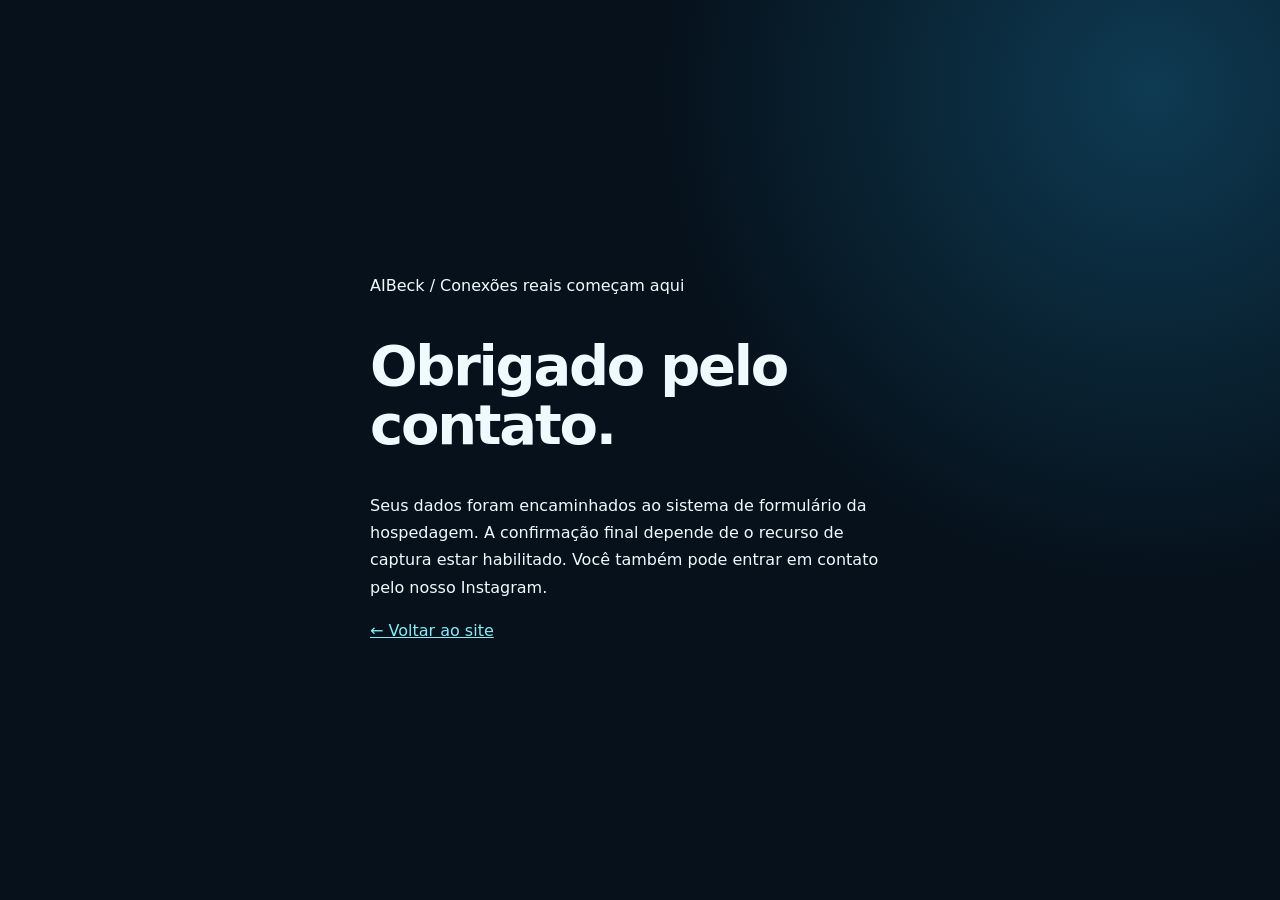
<file: site/obrigado.html>
<!doctype html><html lang="pt-BR"><head>
<meta name="robots" content="noindex,follow"/><meta charset="utf-8"><meta name="viewport" content="width=device-width,initial-scale=1"><title>Mensagem recebida | AIBeck</title><style>body{min-height:100vh;margin:0;background:radial-gradient(circle at 90% 10%,#0e3a52,transparent 35%),#06111b;color:#effaff;display:grid;place-items:center;font:16px/1.7 system-ui}main{max-width:540px;padding:40px}h1{font-size:clamp(32px,5vw,56px);line-height:1.05;letter-spacing:-.04em}a{color:#89ebf5}</style><link rel="icon" href="favicon-32.png" type="image/png" sizes="32x32"/>
<link rel="icon" href="favicon.ico" sizes="any"/>
<link rel="apple-touch-icon" href="apple-touch-icon.png"/>
</head><body><main><p>AIBeck / Conexões reais começam aqui</p><h1>Obrigado pelo contato.</h1><p>Seus dados foram encaminhados ao sistema de formulário da hospedagem. A confirmação final depende de o recurso de captura estar habilitado. Você também pode entrar em contato pelo nosso Instagram.</p><a href="index.html">← Voltar ao site</a></main></body></html>
</file>
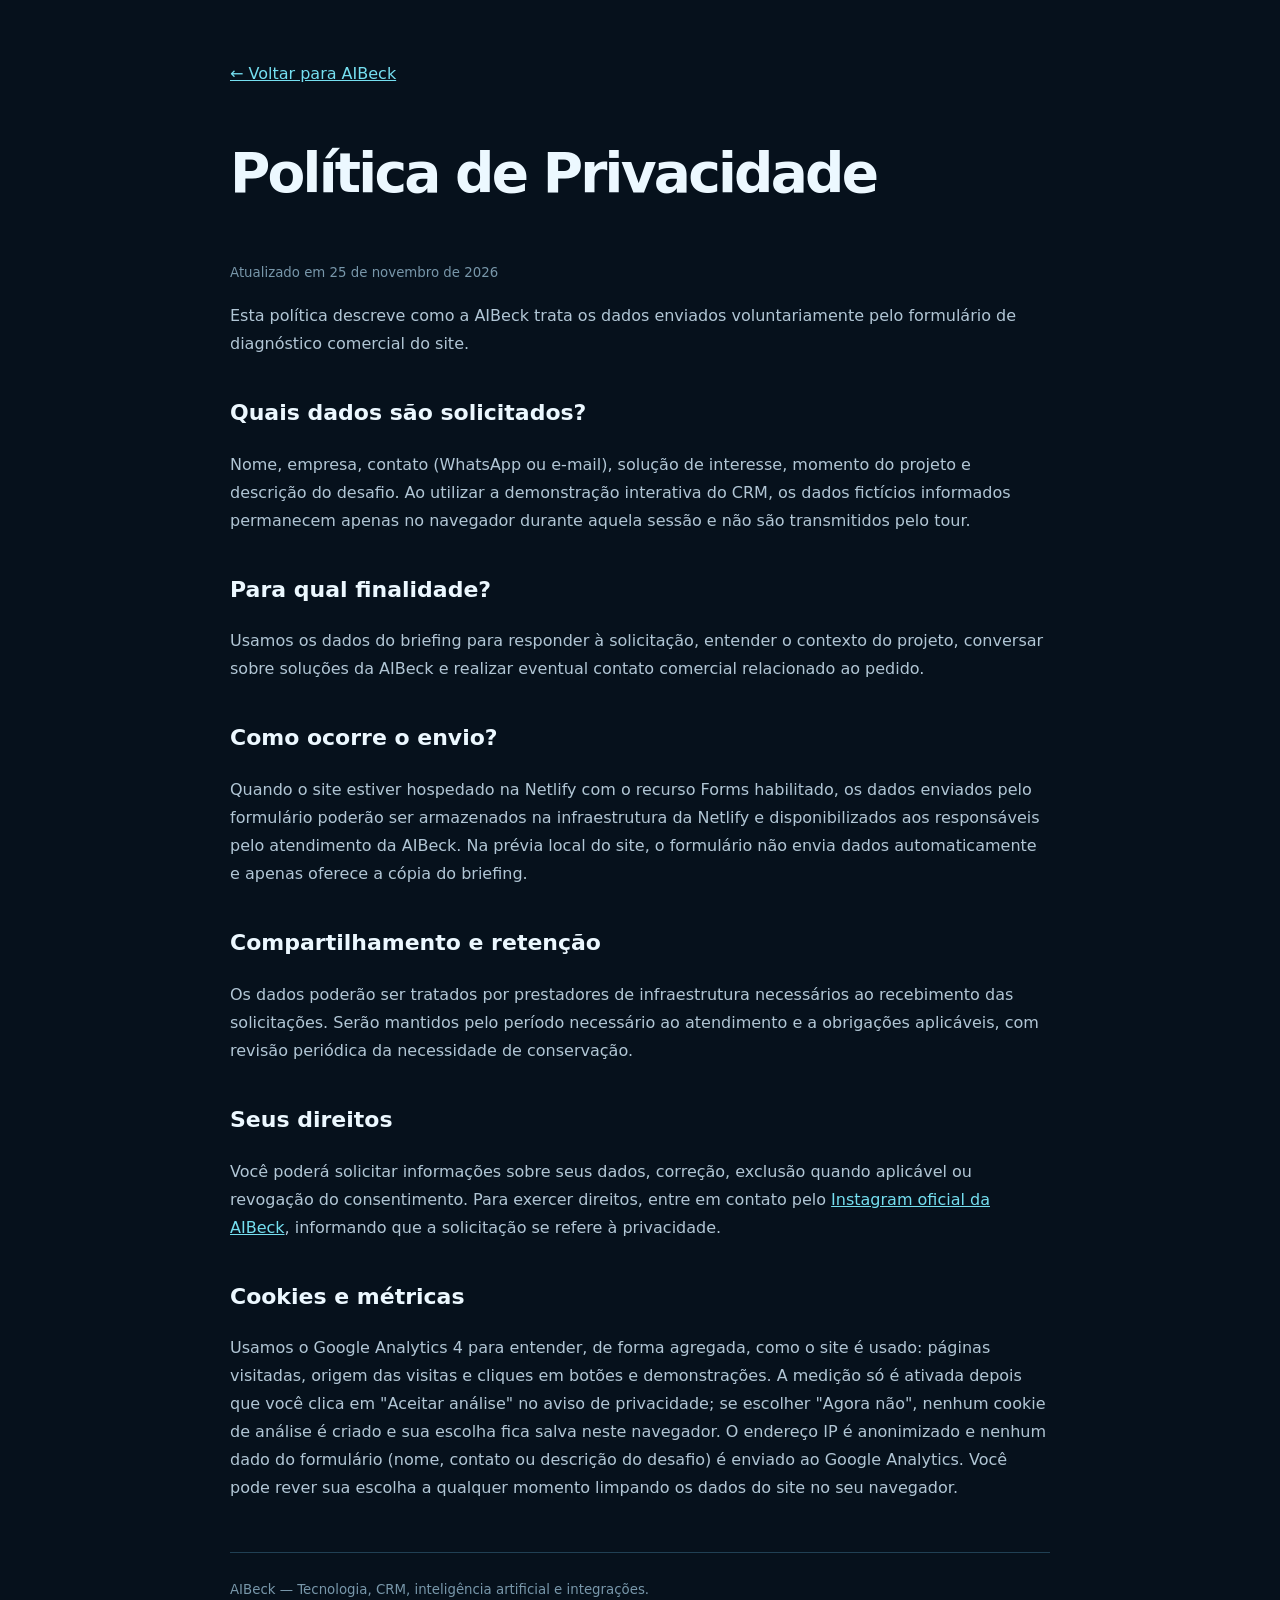
<file: site/privacidade.html>
<!doctype html><html lang="pt-BR"><head><meta charset="utf-8"><meta name="viewport" content="width=device-width,initial-scale=1"><meta name="robots" content="index,follow"><title>Política de Privacidade | AIBeck</title><style>body{margin:0;background:#06111c;color:#ecf8ff;font:16px/1.75 system-ui,Arial,sans-serif}main{max-width:820px;margin:60px auto;padding:0 24px 80px}a{color:#75dff0}h1{font-size:clamp(32px,6vw,55px);letter-spacing:-.05em}h2{font-size:22px;margin-top:36px}p{color:#b1c6d5}small{color:#7897aa}footer{border-top:1px solid #204054;padding-top:22px;margin-top:50px}</style><link rel="icon" href="favicon-32.png" type="image/png" sizes="32x32"/>
<link rel="icon" href="favicon.ico" sizes="any"/>
<link rel="apple-touch-icon" href="apple-touch-icon.png"/>
</head><body><main><a href="index.html">← Voltar para AIBeck</a><h1>Política de Privacidade</h1><small>Atualizado em 25 de novembro de 2026</small><p>Esta política descreve como a AIBeck trata os dados enviados voluntariamente pelo formulário de diagnóstico comercial do site.</p><h2>Quais dados são solicitados?</h2><p>Nome, empresa, contato (WhatsApp ou e-mail), solução de interesse, momento do projeto e descrição do desafio. Ao utilizar a demonstração interativa do CRM, os dados fictícios informados permanecem apenas no navegador durante aquela sessão e não são transmitidos pelo tour.</p><h2>Para qual finalidade?</h2><p>Usamos os dados do briefing para responder à solicitação, entender o contexto do projeto, conversar sobre soluções da AIBeck e realizar eventual contato comercial relacionado ao pedido.</p><h2>Como ocorre o envio?</h2><p>Quando o site estiver hospedado na Netlify com o recurso Forms habilitado, os dados enviados pelo formulário poderão ser armazenados na infraestrutura da Netlify e disponibilizados aos responsáveis pelo atendimento da AIBeck. Na prévia local do site, o formulário não envia dados automaticamente e apenas oferece a cópia do briefing.</p><h2>Compartilhamento e retenção</h2><p>Os dados poderão ser tratados por prestadores de infraestrutura necessários ao recebimento das solicitações. Serão mantidos pelo período necessário ao atendimento e a obrigações aplicáveis, com revisão periódica da necessidade de conservação.</p><h2>Seus direitos</h2><p>Você poderá solicitar informações sobre seus dados, correção, exclusão quando aplicável ou revogação do consentimento. Para exercer direitos, entre em contato pelo <a href="https://www.instagram.com/ai.beck_/" target="_blank" rel="noopener">Instagram oficial da AIBeck</a>, informando que a solicitação se refere à privacidade.</p><h2>Cookies e métricas</h2><p>Usamos o Google Analytics 4 para entender, de forma agregada, como o site é usado: páginas visitadas, origem das visitas e cliques em botões e demonstrações. A medição só é ativada depois que você clica em "Aceitar análise" no aviso de privacidade; se escolher "Agora não", nenhum cookie de análise é criado e sua escolha fica salva neste navegador. O endereço IP é anonimizado e nenhum dado do formulário (nome, contato ou descrição do desafio) é enviado ao Google Analytics. Você pode rever sua escolha a qualquer momento limpando os dados do site no seu navegador.</p><footer><small>AIBeck — Tecnologia, CRM, inteligência artificial e integrações.</small></footer></main></body></html>
</file>
<file: site/assets/site.css>
:root{--void:#03090f;--deep:#071521;--panel:#0c202d;--line:rgba(160,220,246,.18);--ice:#ecf7ff;--mute:#8ba7b8;--cyan:#62e8fb;--blue:#398bf9;--pale:#eaf2f6;--ease:cubic-bezier(.18,1,.3,1)}*{box-sizing:border-box}html{scroll-behavior:smooth;scroll-padding-top:74px}body{margin:0;background:var(--void);color:var(--ice);font-family:'Inter Display','Inter',system-ui,-apple-system,Segoe UI,sans-serif;overflow-x:hidden;-webkit-font-smoothing:antialiased}body.no-scroll{overflow:hidden}button,input,textarea,select{font:inherit}button{cursor:pointer}a{color:inherit;text-decoration:none}img{display:block;max-width:100%}::selection{color:#06151b;background:#7feaf8}button:focus-visible,a:focus-visible,input:focus-visible,textarea:focus-visible,select:focus-visible{outline:2px solid var(--cyan);outline-offset:4px}p{line-height:1.7}b,strong{font-weight:700}.container{width:min(1460px,calc(100% - 104px));margin-inline:auto}.mono{font-family:ui-monospace,'SFMono-Regular',Consolas,monospace}.eyebrow{font:700 10px/1.5 ui-monospace,monospace;letter-spacing:.19em;text-transform:uppercase;color:#91dfed}.eyebrow:before{content:'+';margin-right:12px;color:#4ec9dd}.muted{color:var(--mute)}.gradient{background:linear-gradient(105deg,#e7f8ff 6%,#62ddfa 50%,#568aff 95%);color:transparent;-webkit-background-clip:text;background-clip:text}.big-title{font-size:clamp(52px,8.3vw,145px);font-weight:730;letter-spacing:-.095em;line-height:.86;margin:0}.pill{display:inline-flex;align-items:center;gap:10px;border:1px solid var(--line);border-radius:100px;padding:13px 19px;font-weight:700;font-size:12px;letter-spacing:.02em;white-space:nowrap}.pill.primary{background:#dff7ff;color:#092334;border-color:#dff7ff;box-shadow:0 0 34px rgba(79,183,236,.11)}.pill:hover{border-color:#7addee}.ticker-border{border-top:1px solid var(--line);border-bottom:1px solid var(--line)}
/* System navigation */
.top{position:fixed;z-index:200;left:0;right:0;top:0;height:80px;display:flex;align-items:center;background:linear-gradient(180deg,rgba(3,10,17,.92),rgba(3,10,17,.58));border-bottom:1px solid rgba(149,205,230,.09);backdrop-filter:blur(22px)}.nav{width:min(1520px,calc(100% - 78px));margin:auto;display:flex;align-items:center;justify-content:space-between;gap:20px}.brand{display:flex;align-items:center;gap:12px;flex-shrink:0}.brand img{width:138px;height:auto}.brand small{font:700 9px/1 ui-monospace,monospace;letter-spacing:.13em;color:#6a95ae;padding-left:15px;border-left:1px solid var(--line)}.nav-entries{display:flex;gap:36px;align-items:center}.nav-entries a{font-size:12px;color:#adc5d2;font-weight:650}.nav-entries a:hover{color:#fff}.nav-right{display:flex;align-items:center;gap:24px}.nav-right .pill{padding:12px 17px}.top-clock{font-size:10px;color:#7899ad;letter-spacing:.1em}.menu-toggle{display:none;background:none;border:1px solid var(--line);border-radius:100px;padding:10px 16px;color:white}
.side-index{position:fixed;z-index:90;right:18px;top:50%;transform:translateY(-50%);display:flex;flex-direction:column;gap:11px}.side-index a{width:5px;height:5px;border-radius:100px;background:rgba(173,220,240,.3);display:block;transition:all .4s}.side-index a.on{height:30px;background:#b5effb;border-radius:9px}.index-hint{position:fixed;z-index:90;left:20px;top:50%;transform:translateY(-50%) rotate(-90deg);transform-origin:center;letter-spacing:.25em;font-size:10px;color:#476a80;pointer-events:none}
/* Hero / immersion */
.launch{position:relative;min-height:940px;height:max(100vh,940px);max-height:1260px;isolation:isolate;overflow:hidden;background:radial-gradient(ellipse 52% 52% at 72% 42%,#11263c 0%,transparent 68%),radial-gradient(ellipse 48% 45% at 22% 30%,rgba(20,75,106,.24),transparent 74%),#030912}.launch:after{content:'';position:absolute;pointer-events:none;z-index:-1;inset:0;background:linear-gradient(180deg,transparent 50%,#030912 96%)}.hero-grid{position:absolute;inset:0;opacity:.24;background-image:linear-gradient(rgba(169,220,252,.06) 1px,transparent 1px),linear-gradient(90deg,rgba(169,220,252,.06) 1px,transparent 1px);background-size:94px 94px;mask-image:radial-gradient(ellipse at 50% 50%,black,transparent 86%);transform:perspective(700px) rotateX(58deg) scale(1.2) translateY(20%)}.hero-contours{position:absolute;inset:-10%;pointer-events:none;opacity:.6;overflow:hidden}.hero-contours svg{width:100%;height:100%}.hero-contours path{fill:none;stroke:#65baff;stroke-width:.55;opacity:.25;stroke-dasharray:3 6;animation:lineRun 27s linear infinite}.hero-contours path:nth-child(2){stroke:#7fe8fb;animation-duration:34s}.hero-contours path:nth-child(3){stroke:#4b85ff;animation-duration:41s}@keyframes lineRun{to{stroke-dashoffset:-220}}.launch-content{position:relative;z-index:5;max-width:1600px;margin:auto;height:100%;padding:158px 7% 0}.launch-kicker{display:flex;justify-content:space-between;gap:22px;align-items:center}.launch-kicker .right{font-size:10px;letter-spacing:.14em;color:#66879c}.hero-title{max-width:1210px;margin:44px 0 0;font-size:clamp(75px,10.1vw,166px);line-height:.82;letter-spacing:-.105em;font-weight:750;position:relative;z-index:9;pointer-events:none}.hero-title em{display:block;font-style:normal}.hero-title em:nth-child(2){margin-left:13%;white-space:nowrap}.hero-title em:nth-child(3){margin-left:4%;white-space:nowrap}.hero-title .outline{-webkit-text-stroke:1px rgba(184,224,247,.65);color:transparent}.hero-subline{position:absolute;z-index:8;top:515px;left:7.3%;width:310px;font-size:15px;line-height:1.75;color:#afc9d8}.hero-subline b{color:#edf8ff;font-weight:700}.hero-cta{position:absolute;z-index:8;top:662px;left:7.3%;display:flex;align-items:center;gap:14px}.hero-end{position:absolute;bottom:24px;left:7%;right:7%;display:flex;justify-content:space-between;align-items:center;z-index:11;border-top:1px solid rgba(142,213,246,.18);padding-top:18px;font:700 10px ui-monospace,monospace;letter-spacing:.13em;color:#789bb0}.hero-end a{color:#caf7ff}.scroll-icon{display:inline-block;margin-right:10px;animation:bob 1.8s infinite}@keyframes bob{50%{transform:translateY(4px)}}
/* three dimensional scene */
.scene-wrap{position:absolute;z-index:4;width:min(900px,62vw);height:660px;right:0;top:300px;perspective:1250px;pointer-events:none}.scene-depth{position:absolute;inset:0;transform-style:preserve-3d;transform:rotateY(-14deg) rotateX(5deg);transition:transform .4s ease-out}.spectral-disk{position:absolute;left:14%;top:-1%;width:80%;aspect-ratio:1;border-radius:50%;background:radial-gradient(circle,transparent 28%,rgba(46,128,201,.16) 47%,transparent 65%),conic-gradient(from 90deg,transparent,#0e6388 17%,transparent 33%,#2a559f 54%,transparent 70%,#1877a9 88%,transparent);filter:blur(18px);opacity:.7;animation:orbit 38s linear infinite}.spectral-disk:after{content:'';position:absolute;inset:20%;border-radius:50%;border:1px solid rgba(146,220,245,.13)}@keyframes orbit{to{transform:rotate(360deg)}}.scene-ring{position:absolute;border:1px solid rgba(138,218,251,.22);border-radius:50%;width:550px;height:550px;top:30px;left:16%;transform:rotateX(76deg) rotateZ(30deg);box-shadow:0 0 90px rgba(53,151,224,.05)}.scene-ring:nth-of-type(2){width:660px;height:660px;left:7%;top:-40px;border-color:rgba(138,218,251,.1);transform:rotateX(73deg) rotateZ(-15deg)}
.device{position:absolute;z-index:4;left:12%;top:150px;width:740px;max-width:84%;border:1px solid #244157;border-radius:17px;background:#081623;box-shadow:0 46px 90px rgba(0,0,0,.65),0 0 105px rgba(21,109,200,.17);overflow:hidden;transform:translateZ(70px) rotateZ(2deg)}.device-header{height:42px;background:#112535;display:flex;align-items:center;gap:8px;padding:0 16px;border-bottom:1px solid rgba(173,224,247,.12);font-size:10px;color:#93b6cb}.traffic{display:flex;gap:5px}.traffic i{width:6px;height:6px;border-radius:50%;background:#54758b}.device-header span:nth-child(2){margin-left:12px}.device-badge{margin-left:auto;color:#86dff0}.command-ui{display:grid;grid-template-columns:126px 1fr;min-height:387px}.command-side{padding:20px 12px;background:#0a1e2d;border-right:1px solid rgba(150,218,240,.08)}.command-side h4{font-size:13px;margin:0 0 20px;color:#e3f6ff;letter-spacing:-.04em}.command-side div{font-size:9px;color:#7f9db0;margin:9px 0;padding:9px 8px;border-radius:7px}.command-side .active{background:#123e52;color:#a7f1ff}.command-body{padding:19px 20px 21px}.command-top{display:flex;justify-content:space-between;align-items:center;margin-bottom:14px}.command-top b{font-size:15px}.command-top small{font-size:9px;color:#5f8aa6}.kpi-row{display:grid;grid-template-columns:repeat(4,1fr);gap:7px}.kpi{padding:12px 9px;background:#102839;border:1px solid rgba(145,209,241,.1);border-radius:9px}.kpi small{font-size:8px;color:#8faabb;display:block}.kpi strong{font-size:18px;letter-spacing:-.055em;display:block;margin:7px 0}.kpi em{font:600 8px ui-monospace,monospace;color:#59d8cb}.graph-panels{display:grid;grid-template-columns:1.5fr .8fr;gap:10px;margin-top:12px}.chartbox{border:1px solid rgba(145,209,241,.11);background:#0d2535;border-radius:12px;padding:13px;min-height:156px}.chartbox .chart-title{font-size:10px;color:#e4f3ff}.chartbox svg{width:100%;height:112px;margin-top:3px}.bars{height:90px;display:flex;align-items:flex-end;gap:6px;margin-top:14px}.bars i{flex:1;height:var(--v);background:linear-gradient(#6ce8f7,#24649f);border-radius:3px 3px 0 0;opacity:.8}.float-micro{position:absolute;z-index:5;background:rgba(7,23,34,.95);backdrop-filter:blur(16px);border:1px solid rgba(147,213,242,.23);border-radius:17px;padding:16px 19px;box-shadow:0 35px 65px rgba(0,0,0,.44);transform:translateZ(145px);pointer-events:none}.micro-one{right:1%;top:85px;width:197px}.micro-one small,.micro-two small{font:700 9px ui-monospace,monospace;letter-spacing:.1em;color:#7fcfe8}.micro-one strong{display:block;font-size:30px;letter-spacing:-.06em;margin:4px 0}.micro-one span{font-size:10px;color:#72c8c7}.micro-two{left:3%;bottom:40px;width:262px}.chat-preview{display:flex;flex-direction:column;gap:7px;margin-top:12px}.chat-preview div{font-size:10px;padding:9px;border-radius:9px;background:#193447;color:#c8e3ef;max-width:90%}.chat-preview div:last-child{margin-left:auto;background:#1b6075;color:#e5fcff}
/* interlude */
.interlude{position:relative;padding:70px 0 84px;background:#030912;border-bottom:1px solid rgba(148,208,240,.1);overflow:hidden}.rail{display:flex;white-space:nowrap;font-weight:700;letter-spacing:-.07em;line-height:.88;font-size:clamp(75px,11vw,178px);color:rgba(215,240,250,.095);transform:translateX(-3%);animation:marquee 45s linear infinite}.rail span{padding-right:90px}.rail b{color:rgba(125,231,251,.4);font-weight:700}@keyframes marquee{to{transform:translateX(-50%)}}.interlude-content{position:absolute;inset:0;display:flex;align-items:center;justify-content:center;text-align:center}.interlude-content p{font-size:clamp(18px,2.5vw,36px);max-width:870px;margin:0;letter-spacing:-.05em;font-weight:600;line-height:1.2}.interlude-content em{font-family:Georgia,serif;font-weight:400;color:#8ee0ee}
/* Products: optical showroom */
.museum{position:relative;background:var(--pale);color:#0a1f30;isolation:isolate;padding:128px 0 145px;overflow:hidden}.museum::before{content:'LAB';position:absolute;font-size:clamp(300px,45vw,750px);line-height:1;font-weight:900;top:10%;right:-10%;letter-spacing:-.1em;color:rgba(4,48,85,.025);z-index:-1}.museum-intro{display:flex;justify-content:space-between;align-items:end;gap:50px;margin-bottom:64px}.museum-intro h2{font-size:clamp(68px,9vw,148px);font-weight:750;letter-spacing:-.095em;line-height:.86;max-width:980px;margin:25px 0 0}.museum-intro h2 span{color:#2d8fbe}.museum-intro p{max-width:295px;font-size:14px;line-height:1.85;color:#5d7b8f}.museum-intro .eyebrow{color:#197ba3}.museum-intro .eyebrow:before{color:#197ba3}
.showroom{border:1px solid rgba(12,59,88,.18);border-radius:24px;background:#071724;box-shadow:0 55px 130px rgba(4,34,52,.24);overflow:hidden;color:#ecf7ff}.showroom-head{display:flex;align-items:center;gap:16px;padding:16px 24px;border-bottom:1px solid rgba(173,224,252,.12);background:#0c2030}.showroom-head .eyebrow{color:#8be9f7}.showroom-head .viewnote{margin-left:auto;font-size:10px;color:#7d9caf;letter-spacing:.07em}.showroom-head .live{width:7px;height:7px;border-radius:50%;background:#7bf3c4;box-shadow:0 0 0 5px rgba(102,231,181,.09)}.showroom-layout{display:grid;grid-template-columns:230px minmax(0,1fr);min-height:675px}.showroom-list{padding:30px 20px;background:#091b29;border-right:1px solid rgba(163,220,246,.08);display:flex;flex-direction:column;gap:5px}.showroom-list button{text-align:left;border:1px solid transparent;background:transparent;color:#87a4b6;padding:16px 13px;border-radius:10px;font-size:13px;display:flex;align-items:center;gap:13px;transition:all .25s}.showroom-list button span{font:700 10px ui-monospace,monospace;color:#4b758e}.showroom-list button.active{background:#142e40;border-color:rgba(125,208,250,.2);color:#edf8ff}.showroom-list button.active span{color:#78e1f4}.list-after{margin-top:auto;padding:20px 12px 7px;border-top:1px solid rgba(166,218,248,.1);font-size:10px;color:#718fa3;line-height:1.8}.showroom-stage{position:relative;min-width:0;overflow:hidden;background:radial-gradient(ellipse 48% 76% at 66% 33%,#14314a 0%,#081b2c 75%);display:flex;flex-direction:column}.stage-topline{position:relative;z-index:3;display:flex;align-items:center;justify-content:space-between;margin:26px 32px 0;gap:15px}.stage-topline>span{font:700 10px ui-monospace,monospace;letter-spacing:.1em;color:#8bacbd}.stage-controls{display:flex;align-items:center;gap:10px}.stage-controls button{background:#173548;color:#c6e5f5;border:1px solid rgba(150,220,255,.14);border-radius:100px;padding:8px 13px;font-size:12px}.stage-controls button:hover{background:#24495d}.scene-slide{display:none;flex:1;min-height:510px;padding:28px 32px 36px;animation:slideEnter .45s var(--ease)}.scene-slide.active{display:flex;flex-direction:column;justify-content:center}@keyframes slideEnter{from{opacity:.1;transform:translateY(12px) scale(.98)}to{opacity:1;transform:none}}.scene-slide>h3{font-size:clamp(35px,4vw,67px);letter-spacing:-.07em;font-weight:730;line-height:.95;margin:4px 0 8px}.scene-slide .desc{font-size:12px;color:#90acbc;max-width:660px;margin-bottom:20px}.stage-caption{display:flex;justify-content:space-between;align-items:center;gap:16px;border-top:1px solid rgba(159,220,251,.12);padding:20px 32px;background:#091d2c}.stage-caption p{font-size:11px;color:#91abbc;margin:0;max-width:550px}.stage-caption a{font-size:12px;color:#b7f3ff;font-weight:700}
/* Shared software UI */
.app{color:#173047;background:#f5f9fc;border-radius:13px;border:1px solid rgba(166,224,250,.35);box-shadow:0 25px 70px rgba(0,0,0,.35);overflow:hidden;min-height:340px}.app-dark{background:#091a28;color:#eaf7ff}.app-top{display:flex;align-items:center;justify-content:space-between;background:#e6eef5;border-bottom:1px solid #cbdce9;gap:8px;padding:12px 19px;font-size:10px;font-weight:700}.app-dark .app-top{background:#152c3d;border-color:#28485a;color:#ccecf7}.app-top>span:last-child{color:#6990aa}.app-area{padding:17px 22px}.app-summary{display:flex;align-items:center;justify-content:space-between;gap:14px;margin-bottom:15px}.app-summary strong{font-size:18px;letter-spacing:-.04em}.app-summary small{color:#7895a9;font-size:10px}.app-kpis{display:grid;grid-template-columns:repeat(4,1fr);gap:9px}.app-kpis>div{background:#fff;border:1px solid #dbe7ef;padding:13px 12px;border-radius:9px}.app-kpis small{display:block;font-size:9px;color:#8193a0}.app-kpis strong{font-size:20px;letter-spacing:-.05em;display:block;margin:6px 0}.app-kpis i{font:700 9px ui-monospace,monospace;color:#099e90}.mini-row{display:flex;gap:15px;margin-top:14px;min-height:145px}.performance{background:#fff;border:1px solid #dde7ef;border-radius:11px;padding:14px;flex:1.1;min-width:0}.performance h5,.recent h5{font-size:10px;margin:0 0 10px;letter-spacing:.04em}.performance svg{width:100%;height:132px}.recent{background:#fff;border:1px solid #dde7ef;border-radius:11px;padding:14px;flex:.85;min-width:0}.recent-row{display:flex;justify-content:space-between;padding:9px 0;border-top:1px solid #e9eff3;font-size:10px;color:#537087;gap:8px}.recent-row strong{color:#123149}.mini-input{padding:8px 10px;border:1px solid #d1e2ed;border-radius:6px;font-size:10px;color:#7a91a2;background:#fff}
/* Chat UI */
.chatapp{display:grid;grid-template-columns:190px 1fr 180px;height:350px}.chatlist{background:#102739;color:#b9d6e6;padding:17px 10px}.chatlist b{display:block;font-size:12px;margin:0 0 16px 8px}.chatperson{padding:10px 8px;border-radius:9px;display:flex;gap:8px;align-items:center;font-size:10px}.chatperson.on{background:#1f455a;color:#fff}.avatar{width:23px;height:23px;border-radius:50%;background:#63d3e7;display:grid;place-items:center;color:#08334a;font-size:9px;font-weight:800}.avatar.gold{background:#e1ae70}.chatmid{background:#e9f2f6;display:flex;flex-direction:column;min-width:0}.chatmidhead{display:flex;align-items:center;justify-content:space-between;background:#fff;padding:12px 16px;color:#19364a;font-size:11px;font-weight:750}.chatmidhead span{font-size:10px;color:#6a8b9c}.chatbubbles{flex:1;padding:14px;display:flex;flex-direction:column;gap:9px;overflow-y:auto;max-height:247px}.bubble{padding:9px 13px;background:#fff;max-width:79%;border-radius:12px 12px 12px 3px;font-size:10px;line-height:1.5;box-shadow:0 3px 7px rgba(0,0,0,.04);color:#183547}.bubble.ai{margin-left:auto;background:#bceaf1;border-radius:12px 12px 3px 12px}.chatcomposer{background:#fff;padding:10px;display:flex;gap:7px}.chatcomposer input{flex:1;min-width:0;border:1px solid #d7e5ee;border-radius:8px;padding:7px 9px;font-size:10px;color:#193a50}.chatcomposer button{background:#09597e;border:0;color:white;border-radius:8px;padding:8px 13px;font-size:10px}.chatinspect{padding:14px;color:#26445c;background:#f8fbfd;border-left:1px solid #d6e4ef}.chatinspect strong{font-size:11px}.chatinspect div{background:#e7f2f8;border-radius:9px;padding:10px;margin-top:12px;font-size:10px;line-height:1.55}.chatinspect small{font-size:9px;color:#758e9e;display:block;margin-bottom:5px}
/* web experience */
.webview{height:365px;position:relative;background:radial-gradient(ellipse at 70% 20%,rgba(111,193,240,.2),transparent 40%),linear-gradient(135deg,#071f28,#193543 54%,#182d39);color:#fff;display:flex;overflow:hidden}.web-nav{position:absolute;left:27px;right:27px;top:19px;display:flex;justify-content:space-between;font-size:10px;color:#bed2da}.web-title{padding:95px 24px 20px 40px;position:relative;z-index:2;max-width:540px}.web-title small{font:700 10px ui-monospace,monospace;letter-spacing:.16em;color:#8bdde8}.web-title h4{font-family:Georgia,serif;font-size:clamp(40px,5vw,76px);font-weight:400;line-height:.94;letter-spacing:-.07em;margin:16px 0 20px}.web-title p{max-width:340px;color:#b9cbd0;font-size:11px}.web-art{position:absolute;width:48%;aspect-ratio:1;right:0;bottom:-40%;border-radius:50%;border:1px solid #a6dbe9;box-shadow:0 0 0 35px rgba(131,207,229,.08),0 0 0 85px rgba(111,191,217,.055),0 0 0 145px rgba(111,191,217,.025);transform:rotate(-26deg)}.web-art:after{content:'';position:absolute;width:50%;height:170%;background:linear-gradient(120deg,#49aad1,#b0dfef 45%,#13314f);left:25%;top:-20%;transform:rotate(-45deg);border-radius:140px 140px 30px 30px;box-shadow:0 22px 70px rgba(0,0,0,.35)}
/* Workflow */
.flowviz{min-height:360px;background:linear-gradient(90deg,#0a2334,#0e2d3d);padding:24px;position:relative;overflow:hidden}.flowviz:before{content:'';position:absolute;inset:0;background-image:radial-gradient(#6ba3b2 1px,transparent 1px);background-size:20px 20px;opacity:.18}.flow-chain{position:relative;z-index:2;display:grid;grid-template-columns:repeat(4,1fr);align-items:center;gap:15px;min-height:270px}.flow-node{position:relative;background:#19384b;border:1px solid #355a70;border-radius:14px;padding:17px 13px;min-height:126px;display:flex;flex-direction:column;gap:11px}.flow-node:after{content:'→';position:absolute;left:calc(100% + 4px);top:43%;color:#6bdcf1}.flow-node:last-child:after{display:none}.flow-node span{font:700 9px ui-monospace,monospace;color:#81e7ef}.flow-node strong{font-size:12px;line-height:1.3}.flow-node small{font-size:9px;color:#8cabbd}.flow-node.done{border-color:#5ed9e1;box-shadow:0 0 0 2px rgba(100,216,235,.13),0 0 40px rgba(53,169,205,.13)}.flow-footer{display:flex;align-items:center;gap:10px;color:#abd8e7;font-size:11px}.run-flow{padding:10px 14px;background:#d8f8ff;color:#0c3445;border:0;border-radius:10px;font-weight:700;font-size:11px}
/* Brand portal */
.white-workspace{display:grid;grid-template-columns:155px 1fr;min-height:365px;transition:filter .25s}.white-aside{background:var(--brand-color,#15334c);color:#eefaff;padding:20px 12px}.white-aside b{font-size:14px;display:block;margin-bottom:30px}.white-aside div{padding:11px 7px;font-size:10px;color:#a5cad9}.white-aside div.on{background:rgba(255,255,255,.1);border-radius:8px;color:#fff}.white-main{padding:25px 25px;background:#f6fbff;color:#173046}.white-main h4{font-size:22px;letter-spacing:-.04em;margin:0 0 8px}.white-main p{font-size:11px;color:#67869b}.white-stat{display:grid;grid-template-columns:repeat(3,1fr);gap:9px;margin:23px 0}.white-stat div{background:#fff;border:1px solid #dce7ef;padding:12px;border-radius:9px}.white-stat small{display:block;color:#7a92a4;font-size:9px}.white-stat strong{display:block;font-size:22px;color:var(--brand-color,#15334c);margin-top:6px}.white-colors{display:flex;gap:10px;margin-top:14px}.white-colors button{width:24px;height:24px;background:var(--b);border:2px solid white;border-radius:50%;outline:1px solid #d3e2ef}.white-colors button.selected{outline:2px solid #2aaed1}
/* Systems */
.system-app{background:#101f2b;color:#eef7ff;min-height:352px}.system-head{padding:17px 23px;border-bottom:1px solid #294254;display:flex;justify-content:space-between;font-size:10px}.system-content{padding:19px 22px}.system-kpis{display:grid;grid-template-columns:repeat(3,1fr);gap:10px}.system-kpis div{padding:15px;background:#173448;border:1px solid #2a4a5d;border-radius:9px}.system-kpis span{display:block;font-size:9px;color:#8bb5c9}.system-kpis strong{font-size:23px;display:block;margin-top:7px}.gantt{margin-top:16px;background:#122b3a;border:1px solid #29495b;border-radius:10px;padding:16px}.gantt-days{display:grid;grid-template-columns:155px repeat(8,1fr);gap:6px;color:#789baa;font-size:9px;margin-bottom:10px}.gantt-line{display:grid;grid-template-columns:155px repeat(8,1fr);gap:6px;align-items:center;margin-top:10px}.gantt-line b{font-size:10px;color:#c9dfeb}.gantt-line span{height:14px;background:#233e50;border-radius:3px}.gantt-line span.hl{background:linear-gradient(90deg,#38aed1,#75e9f5)}
/* manuscript */
.manifest{background:#06101a;overflow:hidden;position:relative;padding:160px 0 155px}.manifest .eyebrow{display:block;margin-bottom:32px}.manifest h2{font-size:clamp(58px,9.5vw,160px);letter-spacing:-.095em;font-weight:750;line-height:.86;max-width:1370px;margin:0}.manifest h2 span{display:block}.manifest h2 span:nth-child(2){padding-left:15%}.manifest h2 span:nth-child(3){color:#7edee9}.manifest p{max-width:650px;margin:60px 0 0 auto;font-size:19px;line-height:1.7;color:#a7bccc}.manifest-number{position:absolute;right:-20px;top:0;font-size:490px;letter-spacing:-.1em;line-height:1;color:rgba(141,226,245,.024);pointer-events:none}
/* founder side by side */
.founder{background:#eaf1f5;color:#0a2234;padding:130px 0}.founder-inner{display:grid;grid-template-columns:minmax(0,.92fr) minmax(0,1.08fr);gap:9%;align-items:center}.portrait-zone{background:radial-gradient(ellipse at 50% 42%,#225e83,#091c2d 70%);position:relative;border-radius:10px;overflow:hidden;min-height:600px;display:flex;align-items:flex-end;justify-content:center}.portrait-zone:after{content:'';position:absolute;inset:15% 8% 5%;border:1px solid rgba(143,224,255,.2);border-radius:50%;pointer-events:none}.portrait-zone img{position:relative;z-index:2;height:570px;width:auto;object-fit:contain;object-position:bottom;filter:drop-shadow(0 18px 30px rgba(0,0,0,.2))}.portrait-index{position:absolute;z-index:5;left:26px;top:26px;font:700 10px ui-monospace,monospace;letter-spacing:.15em;color:#acdfed}.portrait-bottom{position:absolute;z-index:5;left:26px;bottom:23px;padding:13px 15px;border:1px solid rgba(163,225,255,.22);background:rgba(6,22,35,.75);backdrop-filter:blur(9px);color:#fff;font-size:12px}.founder-copy .eyebrow{color:#147ba1}.founder-copy h2{font-size:clamp(48px,5.7vw,90px);letter-spacing:-.083em;line-height:.94;margin:27px 0}.founder-copy h2 em{font-family:Georgia,serif;color:#1988b6;font-weight:400}.founder-copy p{font-size:16px;line-height:1.9;color:#587484;max-width:570px}.founder-signature{display:flex;align-items:center;gap:15px;margin-top:30px;padding-top:25px;border-top:1px solid #c4d7e3}.founder-signature span{display:block;font-size:13px;font-weight:800}.founder-signature small{display:block;color:#61879c;font-size:10px;margin-top:5px;text-transform:uppercase;letter-spacing:.12em}
/* testimonials and ending */
.trust{background:#081621;padding:108px 0}.trust-grid{display:grid;grid-template-columns:1fr 1fr;gap:60px;align-items:center}.trust h2{font-size:clamp(42px,5.5vw,82px);letter-spacing:-.07em;line-height:.95;margin:18px 0}.trust h2 em{font-family:Georgia,serif;font-weight:400;color:#8bdde9}.trust-blank{padding:32px;border:1px solid #274151;background:linear-gradient(145deg,#102c3c,#0b2030);border-radius:15px}.trust-blank .quote{font-size:65px;line-height:1;color:#60cce3}.trust-blank p{font-size:20px;line-height:1.55;color:#c3dfe9;margin:4px 0 24px}.trust-blank small{font-size:10px;color:#7da7ba;letter-spacing:.1em}.end{position:relative;min-height:760px;background:radial-gradient(ellipse 48% 70% at 90% 75%,rgba(47,116,218,.26),transparent 80%),#030912;display:flex;flex-direction:column;justify-content:center;overflow:hidden;padding:100px 0}.end-circle{position:absolute;right:-100px;top:5%;width:650px;aspect-ratio:1;border-radius:50%;border:1px solid rgba(127,222,255,.2);box-shadow:0 0 0 45px rgba(94,191,255,.016),0 0 0 90px rgba(94,191,255,.012),0 0 0 165px rgba(94,191,255,.008);pointer-events:none}.end h2{font-size:clamp(68px,10vw,168px);letter-spacing:-.1em;line-height:.85;max-width:1100px;margin:25px 0 34px;position:relative}.end h2 em{font-family:Georgia,serif;font-weight:400;color:#87e7f4}.end-sub{display:flex;align-items:center;gap:32px;margin-top:20px}.end-sub p{font-size:15px;color:#acc6d4;max-width:400px}.end-sub .pill{padding:18px 24px}.contact-drawer{display:none;position:fixed;z-index:300;inset:0;background:rgba(2,9,14,.84);backdrop-filter:blur(18px);justify-content:flex-end}.contact-drawer.open{display:flex}.contact-panel{width:min(540px,100%);height:100%;overflow-y:auto;background:#0b2232;border-left:1px solid #2b566c;padding:38px 35px}.contact-close{float:right;border:1px solid #345a6d;border-radius:50%;width:38px;height:38px;background:transparent;color:#fff;font-size:20px}.contact-panel h3{font-size:55px;letter-spacing:-.075em;line-height:1;margin:55px 0 10px}.contact-panel p{color:#93b5c7;font-size:14px}.contact-panel form{display:grid;gap:16px;margin-top:32px}.contact-panel label{font:700 10px ui-monospace,monospace;letter-spacing:.11em;color:#94bcca;text-transform:uppercase}.contact-panel input,.contact-panel select,.contact-panel textarea{width:100%;border:1px solid #325165;border-radius:9px;background:#091927;padding:14px;color:white;outline:none;margin-top:7px}.contact-panel textarea{height:100px;resize:vertical}.contact-panel form button{border:0;border-radius:9px;background:#d9f5ff;color:#0a3143;padding:17px;font-weight:800}.resultBox{margin-top:14px;color:#bdf3ff;font-size:12px;line-height:1.8}.resultBox button{margin:8px 0;padding:10px;background:#1e5264;color:white;border:1px solid #2a6073;border-radius:6px}.footer{border-top:1px solid #234151;background:#030912;padding:26px 0 45px}.footer-inner{display:flex;justify-content:space-between;align-items:center;gap:20px;color:#7595a6;font-size:11px}.footer-inner img{width:125px}.reveal{opacity:0;transform:translateY(24px);transition:opacity .8s var(--ease),transform .8s var(--ease)}.reveal.visible{opacity:1;transform:none}
@media(max-width:1250px){.scene-wrap{right:-8%;top:350px;width:69vw}.hero-title{font-size:clamp(70px,9.5vw,136px)}.hero-subline{top:530px}.hero-cta{top:682px}.showroom-layout{grid-template-columns:190px minmax(0,1fr)}.showroom-list{padding:25px 10px}.showroom-list button{font-size:11px;padding:15px 8px}.app-kpis strong{font-size:17px}.chatapp{grid-template-columns:145px 1fr 135px}} 
@media(max-width:900px){.container{width:calc(100% - 44px)}.top{height:72px}.nav{width:calc(100% - 38px)}.brand img{width:116px}.brand small,.top-clock,.nav-entries{display:none}.menu-toggle{display:block}.nav-right .pill{font-size:10px}.nav-entries.open{display:flex;position:absolute;top:71px;left:0;right:0;background:#081a27;border-bottom:1px solid #254456;padding:18px 26px;flex-direction:column;align-items:flex-start;gap:20px}.index-hint,.side-index{display:none}.launch{height:auto;min-height:1100px;max-height:none}.launch-content{padding:145px 6% 0}.launch-kicker .right{display:none}.hero-title{font-size:clamp(66px,12vw,110px)}.hero-title em:nth-child(2){margin-left:0}.hero-title em:nth-child(3){margin-left:0}.hero-subline{top:480px;left:6%;width:400px;max-width:90%}.hero-cta{top:610px;left:6%}.scene-wrap{top:690px;left:4%;right:auto;width:93%;height:420px}.scene-depth{transform:none!important}.device{max-width:95%;width:720px;top:45px;left:0;transform:none}.float-micro{display:none}.hero-end{left:6%;right:6%}.museum{padding:90px 0}.museum-intro{display:block}.museum-intro p{max-width:650px;margin-top:25px}.showroom-layout{display:flex;flex-direction:column}.showroom-list{flex-direction:row;overflow-x:auto;padding:12px;gap:5px}.showroom-list button{white-space:nowrap;padding:12px 14px}.list-after{display:none}.scene-slide{min-height:540px}.manifest{padding:100px 0}.manifest p{margin:35px 0 0}.founder-inner{grid-template-columns:1fr 1fr;gap:35px}.portrait-zone{min-height:480px}.portrait-zone img{height:480px}.trust-grid{gap:25px}.end h2{max-width:700px}}
@media(max-width:620px){.container{width:calc(100% - 34px)}.nav-right{gap:8px}.brand img{width:108px}.nav-right>.pill{font-size:9px;padding:10px 12px}.launch{min-height:1000px}.launch-content{padding:120px 18px 0}.hero-title{font-size:clamp(56px,13vw,77px);line-height:.91;margin-top:52px}.hero-title em:nth-child(2),.hero-title em:nth-child(3){white-space:normal}.launch-kicker{font-size:8px}.hero-subline{top:406px;left:18px;width:calc(100% - 36px);font-size:14px}.hero-cta{top:539px;left:18px;gap:8px;flex-wrap:wrap}.hero-cta .pill{padding:12px 13px;font-size:11px}.scene-wrap{top:682px;left:0;width:100%;height:277px}.device{top:18px;left:3%;max-width:94%;width:94%;transform:none}.device-header{height:26px;padding:0 10px;font-size:7px}.command-ui{grid-template-columns:70px 1fr;min-height:205px}.command-side{padding:12px 6px}.command-side h4{font-size:7px;margin-bottom:6px}.command-side div{font-size:5px;padding:5px 3px;margin:3px 0}.command-body{padding:10px}.command-top{margin-bottom:6px}.command-top b{font-size:9px}.command-top small{font-size:6px}.kpi-row{gap:3px}.kpi{padding:5px 3px;border-radius:4px}.kpi small,.kpi em{font-size:5px}.kpi strong{font-size:10px;margin:3px 0}.graph-panels{gap:4px;margin-top:6px}.chartbox{padding:6px;min-height:76px;border-radius:5px}.chartbox .chart-title{font-size:6px}.chartbox svg{height:69px}.bars{height:55px;gap:3px;margin-top:6px}.hero-end{left:18px;right:18px;font-size:8px}.hero-end span:nth-child(2){display:none}.interlude{padding:55px 0}.rail{font-size:58px}.interlude-content p{font-size:17px;padding:0 22px}.museum{padding:76px 0}.museum-intro{margin-bottom:34px}.museum-intro h2{font-size:clamp(55px,12vw,83px)}.showroom-head{padding:14px 12px}.showroom-head .viewnote{font-size:8px}.showroom-list button{font-size:11px}.scene-slide{padding:22px 12px 24px;min-height:460px}.scene-slide>h3{font-size:32px}.scene-slide .desc{font-size:11px}.stage-topline{margin:16px 13px 0}.stage-topline>span{font-size:8px}.stage-controls button{font-size:10px;padding:7px 8px}.app{min-height:250px}.app-top{padding:9px 11px;font-size:8px}.app-area{padding:9px 9px}.app-summary{margin-bottom:8px}.app-summary strong{font-size:13px}.app-summary small{font-size:7px}.app-kpis{gap:3px}.app-kpis>div{padding:6px 5px;border-radius:4px}.app-kpis small{font-size:6px}.app-kpis strong{font-size:11px;margin:4px 0}.app-kpis i{font-size:6px}.mini-row{margin-top:7px;gap:6px;min-height:90px}.performance,.recent{padding:7px;border-radius:5px}.performance h5,.recent h5{font-size:7px}.performance svg{height:93px}.recent-row{padding:5px 0;font-size:6px}.chatapp{grid-template-columns:66px 1fr;max-height:280px;height:280px}.chatlist{padding:8px 3px}.chatlist b{font-size:7px;margin:0 0 8px 4px}.chatperson{font-size:6px;padding:7px 3px;gap:3px}.avatar{width:13px;height:13px;font-size:5px}.chatinspect{display:none}.chatmidhead{font-size:7px;padding:9px}.chatmidhead span{font-size:7px}.chatbubbles{padding:9px;gap:6px}.bubble{font-size:7px;padding:7px}.chatcomposer{padding:6px}.chatcomposer input,.chatcomposer button{font-size:8px;padding:6px}.webview{height:260px}.web-nav{left:14px;right:14px;top:12px;font-size:7px}.web-title{padding:65px 10px 15px 19px}.web-title small{font-size:7px}.web-title h4{font-size:42px}.web-title p{font-size:8px;max-width:200px}.web-art{width:60%;bottom:-20%;right:-20%}.flowviz{min-height:300px;padding:12px}.flow-chain{min-height:255px;grid-template-columns:1fr 1fr;gap:8px}.flow-node{min-height:92px;padding:10px}.flow-node:after{display:none}.flow-node span,.flow-node small{font-size:7px}.flow-node strong{font-size:10px}.flow-footer{font-size:9px}.white-workspace{grid-template-columns:85px 1fr;min-height:275px}.white-aside{padding:10px 5px}.white-aside b{font-size:8px;margin-bottom:12px}.white-aside div{font-size:6px;padding:8px 2px}.white-main{padding:10px}.white-main h4{font-size:14px}.white-main p{font-size:8px}.white-stat{gap:4px;margin:12px 0}.white-stat div{padding:6px}.white-stat small{font-size:6px}.white-stat strong{font-size:12px}.white-colors{margin-top:6px}.white-colors button{width:16px;height:16px}.system-app{min-height:270px}.system-head{font-size:7px;padding:10px}.system-content{padding:9px}.system-kpis{gap:4px}.system-kpis div{padding:8px}.system-kpis span{font-size:7px}.system-kpis strong{font-size:14px}.gantt{padding:8px}.gantt-days,.gantt-line{grid-template-columns:72px repeat(8,1fr);gap:2px}.gantt-days,.gantt-line b{font-size:6px}.gantt-line span{height:8px}.stage-caption{padding:14px 12px}.stage-caption p{font-size:8px}.stage-caption a{font-size:9px}.manifest{padding:92px 0}.manifest h2{font-size:clamp(54px,13vw,83px)}.manifest h2 span:nth-child(2){padding-left:0}.manifest p{font-size:15px}.founder{padding:85px 0}.founder-inner{grid-template-columns:1fr;gap:35px}.portrait-zone{min-height:430px;max-height:470px}.portrait-zone img{height:430px}.founder-copy h2{font-size:clamp(52px,11vw,69px)}.founder-copy p{font-size:14px}.trust{padding:88px 0}.trust-grid{grid-template-columns:1fr;gap:28px}.trust h2{font-size:55px}.trust-blank p{font-size:16px}.end{min-height:590px;padding:80px 0}.end h2{font-size:clamp(63px,12vw,90px)}.end-sub{display:block}.end-sub .pill{margin-top:18px}.footer-inner{flex-direction:column;align-items:start}.contact-panel{padding:28px 22px}.contact-panel h3{font-size:47px}}
@media(prefers-reduced-motion:reduce){html{scroll-behavior:auto}*,*:before,*:after{animation-duration:.01ms!important;transition-duration:.01ms!important}.reveal{opacity:1;transform:none}}

@media (min-width:901px){
.hero-subline{top:605px;left:7.3%;max-width:330px}
.hero-cta{top:758px;left:7.3%}
.scene-wrap{width:min(800px,55vw);right:-3%;top:290px}
.device{left:5%;top:155px;width:740px;max-width:90%}
.micro-one{right:4%;top:73px}
.micro-two{left:2%;bottom:36px}
}

@media (max-width:900px){.launch-content{height:auto;min-height:1100px}.hero-end{bottom:24px}}
@media (max-width:620px){.launch-content{min-height:1000px}.hero-title{line-height:1.03}.hero-subline{top:430px}.hero-cta{top:569px}}

/* =========================
   V19 / Signature Lab — atmosphere and materiality
   ========================= */
.index-hint{display:none!important}
:root{--studio-silver:#dfedf7;--studio-sapphire:#4779ef}
.top{border-bottom-color:rgba(195,235,250,.13);background:linear-gradient(180deg,rgba(3,10,17,.96),rgba(3,10,17,.68));box-shadow:0 15px 70px rgba(0,0,0,.12)}
.nav-entries a{position:relative;transition:color .25s ease}
.nav-entries a:after{content:"";position:absolute;left:0;right:100%;bottom:-11px;height:1px;background:linear-gradient(90deg,#8ceafa,#527ff4);transition:right .42s var(--ease)}
.nav-entries a:hover:after,.nav-entries a:focus-visible:after{right:0}
.pill{transition:transform .35s var(--ease),box-shadow .35s ease,background .3s ease,border-color .3s ease}
.pill.primary:hover{transform:translateY(-2px);box-shadow:0 16px 55px rgba(114,207,247,.16)}
/* Cinematic light-field; CSS only, independent from external assets */
.launch{background:radial-gradient(ellipse 49% 50% at 77% 46%,rgba(37,84,157,.31) 0%,transparent 78%),radial-gradient(ellipse 37% 58% at 8% 27%,rgba(15,86,118,.24),transparent 79%),#02080f}
.hero-grid{opacity:.16}
.hero-contours{opacity:.44;filter:drop-shadow(0 0 8px rgba(60,155,243,.12))}
.hero-lightfield{position:absolute;inset:0;z-index:0;pointer-events:none;overflow:hidden;mix-blend-mode:screen}
.hero-lightfield:before{content:"";position:absolute;top:4%;right:-23%;width:1000px;height:920px;border-radius:50%;background:radial-gradient(ellipse,rgba(56,117,246,.18),rgba(28,80,157,.1) 37%,transparent 71%);filter:blur(55px);animation:studioAurora 20s ease-in-out infinite alternate}
.hero-lightfield i{position:absolute;display:block;width:1px;height:120%;top:-10%;background:linear-gradient(180deg,transparent,rgba(136,222,255,.1) 35%,rgba(125,198,255,.28) 53%,transparent 85%);transform-origin:50% 50%;filter:blur(.25px)}
.hero-lightfield i:nth-child(1){right:16%;transform:rotate(25deg);animation:studioBeam 21s ease-in-out infinite alternate}
.hero-lightfield i:nth-child(2){right:25%;transform:rotate(25deg);opacity:.48;animation:studioBeam 29s ease-in-out -9s infinite alternate}
.hero-lightfield i:nth-child(3){right:36%;transform:rotate(25deg);opacity:.22;animation:studioBeam 34s ease-in-out -4s infinite alternate}
@keyframes studioAurora{to{transform:translate(-11%,4%) scale(1.14);opacity:.56}}
@keyframes studioBeam{to{transform:rotate(21deg) translateX(-115px);opacity:.2}}
.hero-coordinate{position:absolute;right:7%;top:176px;color:#61829b;letter-spacing:.14em;font-size:9px;display:flex;flex-direction:column;align-items:flex-end;gap:7px;pointer-events:none}
.hero-coordinate span{color:#9be6f5}
.launch-kicker .right{color:#688ba4}
.hero-title{font-weight:750;letter-spacing:-.103em;text-shadow:0 18px 70px rgba(0,0,0,.18)}
.hero-title .gradient{background-image:linear-gradient(115deg,#eefaff 8%,#80e8ff 48%,#668cff 96%)}
.hero-subline{font-size:16px;color:#b5d0dc}
.hero-cta .pill{padding:15px 23px}
.scene-wrap{filter:drop-shadow(0 58px 90px rgba(0,0,0,.28))}
.scene-depth{will-change:transform}
.device{border-color:rgba(144,216,248,.32);box-shadow:0 60px 100px rgba(0,0,0,.66),0 0 90px rgba(28,122,246,.11),inset 0 0 0 1px rgba(229,248,255,.06)}
.device:after{content:"";position:absolute;inset:0;pointer-events:none;border-radius:17px;background:linear-gradient(120deg,rgba(228,249,255,.09),transparent 18%,transparent 78%,rgba(66,139,251,.055));opacity:.7}
.scene-scanline{position:absolute;z-index:7;pointer-events:none;left:14%;top:150px;width:75%;height:360px;border-radius:19px;background:linear-gradient(180deg,transparent 40%,rgba(130,232,255,.035) 51%,transparent 62%);transform:translateZ(108px);animation:productScan 15s linear infinite}
@keyframes productScan{to{background-position:0 700px}}
.float-micro{border-color:rgba(176,232,255,.3);box-shadow:0 35px 90px rgba(0,0,0,.48),0 0 40px rgba(72,172,241,.06)}
.micro-one{animation:floatOne 7s ease-in-out infinite alternate}
.micro-two{animation:floatTwo 8.5s ease-in-out -2s infinite alternate}
@keyframes floatOne{to{translate:0 -12px}}
@keyframes floatTwo{to{translate:0 11px}}
/* understated transition system */
.interlude{padding:82px 0 93px;background:radial-gradient(ellipse 26% 80% at 60% 48%,rgba(46,124,210,.085),transparent),#030a12}
.interlude:before{content:"";position:absolute;left:0;right:0;top:0;height:1px;background:linear-gradient(90deg,transparent,rgba(133,231,253,.55),transparent)}
.rail{animation-duration:65s;letter-spacing:-.083em}
.interlude-content{background:radial-gradient(ellipse 32% 80% at 50% 50%,rgba(2,11,19,.88),transparent)}
.interlude-content p{font-weight:590}
/* six atmospheric modes: hue comes from content rather than arbitrary neon */
.museum{background:#eaf0f4}
.showroom{--scene-glow:rgba(50,127,220,.27);--scene-accent:#74ddf5;--scene-ink:#3da7ea;position:relative;isolation:isolate;box-shadow:0 44px 110px rgba(12,33,49,.17);border:1px solid rgba(113,171,211,.28);transition:border-color .5s ease, box-shadow .5s ease}
.showroom[data-environment="crm"]{--scene-glow:rgba(48,140,235,.32);--scene-accent:#8adaff;--scene-ink:#63b8ed}
.showroom[data-environment="ia"]{--scene-glow:rgba(40,185,180,.27);--scene-accent:#75f3d8;--scene-ink:#45e5bf}
.showroom[data-environment="sites"]{--scene-glow:rgba(80,117,229,.30);--scene-accent:#b7c8ff;--scene-ink:#7e91fb}
.showroom[data-environment="automation"]{--scene-glow:rgba(72,150,203,.30);--scene-accent:#a1e9ff;--scene-ink:#65cdf1}
.showroom[data-environment="white"]{--scene-glow:rgba(93,158,232,.26);--scene-accent:#d6f3ff;--scene-ink:#9fcdf3}
.showroom[data-environment="systems"]{--scene-glow:rgba(52,118,187,.29);--scene-accent:#b1ddff;--scene-ink:#699ef5}
.showroom-head{border-bottom:1px solid rgba(176,232,250,.15)}
.showroom-head .live{box-shadow:0 0 0 5px rgba(116,222,246,.065),0 0 22px rgba(94,224,247,.3);animation:labLive 3.5s ease-in-out infinite alternate}
@keyframes labLive{to{opacity:.52;box-shadow:0 0 0 10px rgba(116,222,246,.018),0 0 32px rgba(94,224,247,.16)}}
.showroom-list button{position:relative;transition:background .35s var(--ease),color .35s var(--ease),transform .35s var(--ease);border-radius:10px!important}
.showroom-list button:hover{transform:translateX(4px)}
.showroom-list button.active{background:linear-gradient(90deg,rgba(128,223,249,.16),rgba(115,171,255,.025));box-shadow:inset 3px 0 0 var(--scene-accent);color:#f0fbff}
.showroom-stage{position:relative;isolation:isolate;overflow:hidden;background:radial-gradient(ellipse 60% 51% at 77% 33%,var(--scene-glow),transparent 75%),radial-gradient(ellipse 45% 45% at 12% 92%,rgba(49,93,160,.17),transparent 75%),#07131f;transition:background-color .4s}
.lab-aura{position:absolute;inset:0;z-index:-1;pointer-events:none;overflow:hidden}
.lab-aura:before{content:"";position:absolute;top:-350px;right:-340px;width:900px;height:900px;border-radius:50%;border:1px solid rgba(144,215,248,.18);box-shadow:0 0 0 42px rgba(143,215,249,.025),0 0 0 96px rgba(143,215,249,.015),0 0 0 158px rgba(143,215,249,.007);transform:rotate(18deg)}
.lab-aura:after{content:"";position:absolute;inset:-40%;background:conic-gradient(from 90deg at 72% 43%,transparent 6%,var(--scene-glow) 10%,transparent 17%,transparent 46%,rgba(121,197,255,.025) 51%,transparent 58%);filter:blur(22px);animation:showroomLight 23s linear infinite}
@keyframes showroomLight{to{transform:rotate(360deg)}}
.stage-identity{position:relative;z-index:2;display:flex;align-items:center;gap:20px;justify-content:space-between;padding:24px 31px 0;font-family:ui-monospace,Consolas,monospace;color:#a7c8da;font-size:10px;letter-spacing:.13em}
.stage-identity-eyebrow{display:flex;align-items:center;gap:10px;color:#81b4cd}
.stage-live-dot{display:inline-block;width:6px;height:6px;border-radius:50%;background:var(--scene-accent);box-shadow:0 0 18px var(--scene-accent)}
.stage-editorial{font-size:10px;color:var(--scene-accent);font-weight:700;text-align:right;transition:color .35s}
.scene-slide.active{animation:sceneEnterV19 .55s var(--ease) both}
@keyframes sceneEnterV19{from{opacity:.1;transform:translateY(13px) scale(.986);filter:blur(4px)}to{opacity:1;transform:none;filter:blur(0)}}
.lab-progress{position:relative;z-index:2;display:grid;grid-template-columns:repeat(6,1fr);gap:6px;padding:0 31px;margin:6px 0 24px}
.lab-progress span{height:2px;background:rgba(159,205,229,.18);transition:background .45s ease,box-shadow .45s ease}
.lab-progress span.on{background:var(--scene-accent);box-shadow:0 0 16px var(--scene-accent)}
.stage-caption{position:relative;z-index:2}
.flowviz:before{pointer-events:none}
.flow-footer{position:relative;z-index:3}
.stage-controls button{transition:transform .3s var(--ease),border-color .3s ease,background .3s ease}
.stage-controls button:hover{transform:translateY(-2px);border-color:var(--scene-accent)}
#productContact{color:var(--scene-accent)}
/* founder with a more intentional identity, photo left, copy right */
.founder{background:#eef3f7;padding:155px 0}
.founder-inner{gap:8%}
.portrait-zone{border-radius:24px 24px 9px 9px;background:radial-gradient(ellipse 54% 48% at 50% 38%,#2c779d,#081a2a 75%);box-shadow:0 28px 80px rgba(11,39,57,.12)}
.portrait-zone:before{content:"";position:absolute;left:5%;right:5%;bottom:0;height:150px;background:linear-gradient(0deg,rgba(7,20,32,.4),transparent);z-index:3;pointer-events:none}
.founder-copy h2{font-size:clamp(48px,5.25vw,83px)}
.founder-pullquote{max-width:570px;padding:18px 0 18px 22px;margin-top:22px;border-left:2px solid #1d9bc5;font:italic 19px/1.55 Georgia,serif;letter-spacing:-.018em;color:#205b77}
.founder-signature{margin-top:21px}
/* restrained type + close */
.manifest{background:radial-gradient(ellipse 45% 80% at 82% 27%,rgba(39,98,177,.09),transparent),#06101a}
.trust-blank{border-radius:23px}
.end{background:radial-gradient(ellipse 50% 66% at 93% 72%,rgba(37,108,214,.23),transparent 80%),#02080e}
.end-circle{animation:endOrbit 28s ease-in-out infinite alternate}
@keyframes endOrbit{to{transform:translate(-32px,15px) scale(1.06)}}
/* physical motion should never override readability */
@media(max-width:1250px){.hero-coordinate{display:none}}
@media(max-width:900px){.hero-lightfield i{opacity:.2}.scene-scanline{display:none}.stage-identity{padding:18px 20px 0}.lab-progress{padding:0 20px}.scene-slide.active{animation-duration:.3s}.founder{padding:100px 0}}
@media(max-width:620px){.launch{background:radial-gradient(ellipse 90% 37% at 50% 77%,rgba(41,99,182,.18),transparent),#02080f}.hero-subline{font-size:14px}.hero-cta .pill{padding:12px 14px}.stage-identity{padding:14px 12px 0;gap:8px}.stage-editorial{font-size:7px;letter-spacing:.06em}.stage-identity-eyebrow{font-size:8px}.lab-progress{padding:0 12px;margin:3px 0 15px}.founder-pullquote{font-size:17px}.interlude-content p{font-size:17px}.float-micro{display:none}}
@media(prefers-reduced-motion:reduce){.hero-lightfield:before,.hero-lightfield i,.micro-one,.micro-two,.lab-aura:after,.showroom-head .live,.end-circle{animation:none!important}.scene-depth{will-change:auto}.scene-slide.active{animation:none!important}}


.showroom-stage:after{content:"";position:absolute;inset:0;z-index:-1;pointer-events:none;background:radial-gradient(circle 500px at var(--mx,75%) var(--my,20%),rgba(191,236,255,.027),transparent 70%)}


/* ===== V20 Premium Atmospheres ===== */
.launch,.museum,.founder,.trust,.end{position:relative;overflow:hidden}
.launch{background:radial-gradient(circle at 12% 16%,rgba(73,166,255,.24),transparent 24%),radial-gradient(circle at 86% 18%,rgba(102,236,255,.18),transparent 28%),linear-gradient(180deg,#02070d 0%,#06111b 34%,#081723 100%)}
.museum{background:radial-gradient(circle at 85% 18%,rgba(79,162,255,.10),transparent 20%),radial-gradient(circle at 8% 72%,rgba(69,227,243,.13),transparent 24%),linear-gradient(180deg,#07131f 0%,#081522 100%)}
.founder{background:linear-gradient(180deg,#05111a 0%,#07131d 60%,#071722 100%)}
.trust{background:radial-gradient(circle at 82% 18%,rgba(67,225,241,.12),transparent 24%),linear-gradient(180deg,#081521 0%,#07131d 100%)}
.end{background:radial-gradient(circle at 14% 15%,rgba(79,162,255,.14),transparent 22%),radial-gradient(circle at 88% 65%,rgba(67,225,241,.14),transparent 22%),linear-gradient(180deg,#050f17 0%,#08141d 100%)}
.brand-watermark{position:absolute;pointer-events:none;z-index:0;opacity:.08;filter:drop-shadow(0 0 40px rgba(98,232,251,.14)) saturate(1.05)}
.brand-watermark img{display:block;width:100%;height:auto}
.brand-watermark-hero{right:-5vw;top:5vh;width:min(38vw,600px);transform:rotate(-8deg)}
.brand-watermark-museum{left:-7vw;top:18%;width:min(30vw,440px);opacity:.06;transform:rotate(-14deg)}
.brand-watermark-founder{right:-4vw;bottom:10%;width:min(32vw,500px);opacity:.05;transform:rotate(10deg)}
.brand-watermark-trust{right:-5vw;top:10%;width:min(28vw,420px);opacity:.055;transform:rotate(-10deg)}
.brand-watermark-end{left:-5vw;bottom:-4vh;width:min(30vw,460px);opacity:.05;transform:rotate(12deg)}
.launch:before,.museum:before,.founder:before,.trust:before,.end:before{content:"";position:absolute;inset:auto;pointer-events:none;z-index:0;border-radius:999px;background:radial-gradient(circle,rgba(98,232,251,.18) 0%,rgba(98,232,251,0) 68%);filter:blur(18px);animation:floatGlow 12s ease-in-out infinite}
.launch:before{width:380px;height:380px;left:-60px;top:80px}
.museum:before{width:320px;height:320px;right:-60px;top:120px;animation-duration:15s}
.founder:before{width:280px;height:280px;left:10%;bottom:10%;animation-duration:13s}
.trust:before{width:300px;height:300px;right:10%;bottom:0;animation-duration:14s}
.end:before{width:260px;height:260px;left:12%;top:5%;animation-duration:16s}
@keyframes floatGlow{0%,100%{transform:translate3d(0,0,0) scale(1)}50%{transform:translate3d(18px,-16px,0) scale(1.08)}}
.launch-content,.scene-wrap,.museum .container,.founder .container,.trust .container,.end .container{position:relative;z-index:1}
.launch .hero-title{text-shadow:0 8px 40px rgba(0,0,0,.28)}
.hero-subline{max-width:640px;font-size:18px}
.scene-wrap .device{box-shadow:0 40px 120px rgba(0,0,0,.38), 0 0 0 1px rgba(135,221,245,.08)}
.float-micro{backdrop-filter:blur(14px)}
.showroom{box-shadow:0 40px 110px rgba(0,0,0,.26), inset 0 0 0 1px rgba(140,217,245,.08)}
.showroom-stage{background:linear-gradient(180deg,rgba(7,20,30,.96),rgba(9,24,35,.92))}
[data-environment="crm"] .showroom-stage{background:radial-gradient(circle at 82% 14%,rgba(76,160,255,.18),transparent 22%),linear-gradient(180deg,rgba(8,21,31,.98),rgba(8,24,36,.95))}
[data-environment="ia"] .showroom-stage{background:radial-gradient(circle at 78% 12%,rgba(102,236,255,.20),transparent 24%),linear-gradient(180deg,rgba(5,22,28,.98),rgba(8,28,32,.95))}
[data-environment="sites"] .showroom-stage{background:radial-gradient(circle at 75% 15%,rgba(137,168,255,.18),transparent 23%),linear-gradient(180deg,rgba(13,18,28,.98),rgba(14,20,30,.96))}
[data-environment="automation"] .showroom-stage{background:radial-gradient(circle at 82% 12%,rgba(74,220,255,.16),transparent 25%),linear-gradient(180deg,rgba(5,20,27,.98),rgba(9,25,33,.96))}
[data-environment="white"] .showroom-stage{background:radial-gradient(circle at 82% 16%,rgba(113,177,255,.18),transparent 22%),linear-gradient(180deg,rgba(11,16,26,.98),rgba(12,20,30,.96))}
[data-environment="systems"] .showroom-stage{background:radial-gradient(circle at 82% 12%,rgba(89,232,251,.16),transparent 23%),linear-gradient(180deg,rgba(7,20,27,.98),rgba(8,24,33,.96))}
.showroom-list button{position:relative;overflow:hidden}
.showroom-list button::after{content:"";position:absolute;left:0;bottom:0;height:2px;width:0;background:linear-gradient(90deg,var(--cyan),rgba(255,255,255,.85));transition:width .38s var(--ease)}
.showroom-list button:hover::after,.showroom-list button.active::after{width:100%}
.trust-grid.premium{grid-template-columns:minmax(280px,.42fr) minmax(0,.58fr);gap:40px;align-items:start}
.trust-mini-note{margin-top:18px;font-size:11px;letter-spacing:.13em;color:#79cfe6;opacity:.8}
.trust-cards{display:grid;grid-template-columns:repeat(3,minmax(0,1fr));gap:18px}
.trust-card{position:relative;padding:24px;border-radius:28px;border:1px solid rgba(148,222,247,.14);background:linear-gradient(180deg,rgba(11,27,39,.94),rgba(8,19,28,.92));box-shadow:0 26px 60px rgba(0,0,0,.18);min-height:100%;display:flex;flex-direction:column;justify-content:space-between}
.trust-card.featured{transform:translateY(-8px);background:linear-gradient(180deg,rgba(13,30,44,.98),rgba(8,21,31,.94));box-shadow:0 34px 84px rgba(0,0,0,.26)}
.trust-card:before{content:"“";position:absolute;right:18px;top:8px;font-size:72px;line-height:1;color:rgba(113,217,242,.12);font-family:Georgia,serif}
.trust-card-top{display:flex;justify-content:space-between;gap:12px;align-items:center;margin-bottom:18px}
.trust-role{font-size:11px;letter-spacing:.16em;text-transform:uppercase;font-weight:800;color:#a3ebf6}
.trust-badge{padding:7px 10px;border-radius:999px;border:1px solid rgba(152,223,247,.16);background:rgba(255,255,255,.05);font-size:10px;letter-spacing:.14em;text-transform:uppercase;color:#d8f6ff}
.trust-card p{margin:0 0 22px;font-size:15px;line-height:1.82;color:#edf9ff}
.trust-person strong{display:block;font-size:17px;letter-spacing:-.02em}
.trust-person small{display:block;margin-top:4px;color:#87a9bb;font-size:12px;line-height:1.6}
.portrait-zone,.showroom,.end .container,.trust-card,.trust-blank{backdrop-filter:blur(10px)}
@media (max-width:1100px){.trust-grid.premium{grid-template-columns:1fr}.trust-cards{grid-template-columns:1fr}.trust-card.featured{transform:none}.brand-watermark-hero{width:min(54vw,420px);top:2vh}.brand-watermark-museum,.brand-watermark-founder,.brand-watermark-trust,.brand-watermark-end{width:min(46vw,300px)}}
@media (max-width:720px){.brand-watermark{opacity:.05}.hero-subline{font-size:16px}.trust-card{padding:20px;border-radius:24px}.trust-card p{font-size:14px}.trust-mini-note{font-size:10px}}


/* ===== AIBeck V23 / Connected Intelligence - Product hero restoration ===== */
:root{--v23-cyan:#72edff;--v23-azure:#4e99ff;--v23-line:rgba(165,221,255,.17)}
html{scroll-behavior:smooth}body{background:#040a12}
.top{border-bottom-color:rgba(165,224,255,.16);background:linear-gradient(180deg,rgba(3,10,18,.98),rgba(3,10,18,.9));backdrop-filter:blur(20px)}
.brand small{font-size:8px;letter-spacing:.18em;white-space:nowrap}
.nav-entries{gap:clamp(10px,1.55vw,28px)}.nav-entries a{font-size:11px}
.launch{height:830px;min-height:830px;max-height:none;background:radial-gradient(circle at 80% 32%,rgba(40,99,192,.28),transparent 30%),radial-gradient(circle at 13% 20%,rgba(37,165,182,.12),transparent 26%),linear-gradient(120deg,#020810 0%,#06101a 63%,#061a28 100%);isolation:isolate}
.launch:before{content:"";position:absolute;inset:0;pointer-events:none;background:repeating-linear-gradient(118deg,transparent 0,transparent 184px,rgba(118,205,255,.028) 185px,transparent 186px);mask-image:linear-gradient(90deg,transparent,black 60%)}
.brand-watermark-hero{right:-4%;top:110px;width:42%;opacity:.036}
.launch-content{position:relative;padding:142px 0 0 6.9%;height:100%;width:100%;max-width:1760px;z-index:8;margin:auto;pointer-events:none}
.launch-content a,.launch-content button{pointer-events:auto}
.launch-kicker{width:46%;gap:8px}.launch-kicker .right{display:none}
.launch-kicker .eyebrow{font-size:10px;letter-spacing:.13em;color:#89e3f2}
.hero-title{margin:54px 0 0;max-width:680px;width:48%;font-size:clamp(51px,5.9vw,90px);line-height:.94;letter-spacing:-.088em;z-index:8;text-shadow:0 24px 56px rgba(0,0,0,.2)}
.hero-title em{display:block;white-space:nowrap!important;margin-left:0!important;font-style:normal}
.hero-title em:nth-child(2){-webkit-text-stroke:1px #86a7bc;color:transparent}
.hero-title em:nth-child(3){background:linear-gradient(112deg,#ffffff 0%,#75f2ff 54%,#5899ff 100%);background-clip:text;-webkit-background-clip:text;color:transparent}
.hero-subline{position:relative;left:auto;top:auto;width:44%;max-width:610px;margin:35px 0 0;font-size:16px;line-height:1.75;color:#b1c9d9}
.hero-subline b{color:#eafaff}
.hero-cta{position:relative;left:auto;top:auto;display:flex;flex-wrap:wrap;gap:12px;margin-top:28px}
.hero-cta .pill{padding:15px 22px;font-size:12px}
.hero-cta .pill.primary{box-shadow:0 12px 45px rgba(100,225,248,.16)}
.hero-scope{display:flex;flex-wrap:wrap;gap:9px;margin-top:29px;width:49%}
.hero-scope span{display:flex;align-items:center;gap:8px;font:700 9px/1.2 ui-monospace,Menlo,Consolas,monospace;letter-spacing:.13em;color:#a0bfd3;padding:11px 12px;border:1px solid rgba(165,221,255,.12);border-radius:50px;background:rgba(11,28,42,.6);backdrop-filter:blur(10px)}
.hero-scope i{display:block;width:5px;height:5px;border-radius:50%;background:#6ee8f5;box-shadow:0 0 12px #6ee8f5}
.hero-end{bottom:20px;left:7%;right:7%;opacity:.73}
.scene-wrap{position:absolute;z-index:5;top:130px;right:-1.2%;left:auto;width:54%;height:620px;perspective:1600px;pointer-events:none;filter:drop-shadow(0 30px 95px rgba(0,0,0,.35))}
.scene-depth{position:absolute;inset:0;transform:rotateY(-10deg) rotateX(3deg)!important;transform-style:preserve-3d;transition:transform .25s ease-out}
.device{position:absolute;top:94px!important;left:4%!important;width:94%!important;max-width:760px!important;transform:rotateZ(1.2deg) translateZ(18px)!important;border:1px solid rgba(143,226,255,.32);box-shadow:0 55px 110px rgba(0,0,0,.66),0 0 82px rgba(37,112,228,.12),inset 0 0 0 1px rgba(255,255,255,.045)}
.micro-one{top:20px!important;right:0!important;left:auto!important;bottom:auto!important;transform:translateZ(85px)}
.micro-two{bottom:4px!important;left:-3%!important;right:auto!important;top:auto!important;transform:translateZ(60px)}
.micro-integrations{display:block!important;position:absolute;top:calc(100% - 134px);right:-1%;width:min(430px,67%);min-height:112px;border:1px solid rgba(151,227,246,.28);background:linear-gradient(135deg,rgba(5,19,29,.94),rgba(12,34,50,.9));border-radius:18px;padding:14px 18px 14px;transform:translateZ(100px);backdrop-filter:blur(18px);box-shadow:0 24px 48px rgba(0,0,0,.36)}
.micro-int-top{display:flex;gap:8px;align-items:center;font:700 9px/1.1 ui-monospace,monospace;letter-spacing:.12em;color:#98e9f5}.micro-int-top small{margin-left:auto;font-size:8px;color:#789cad}.int-status,.micro-int-bottom i{width:6px;height:6px;background:#6effca;border-radius:50%;box-shadow:0 0 12px rgba(110,255,202,.5)}
.micro-path{display:flex;align-items:center;justify-content:space-between;gap:8px;margin-top:16px}.micro-path div{display:flex;flex-direction:column;min-width:0}.micro-path b{font-size:13px;color:#effbff;white-space:nowrap}.micro-path span{font-size:9px;color:#7da1b6;margin-top:3px}.micro-path>i{font-style:normal;color:#6ddfed;font-size:19px}
.micro-int-bottom{display:flex;justify-content:space-between;align-items:center;gap:10px;margin-top:13px;padding-top:12px;border-top:1px solid rgba(149,218,249,.13)}
.micro-int-bottom span{display:flex;align-items:center;gap:8px;font-size:8px;letter-spacing:.09em;color:#80c8d8}.micro-int-bottom strong{font-size:10px;color:#d5f4fc}
.museum{padding:116px 0 130px;background:#e9f0f5;color:#082031}
.museum-intro{align-items:end}.museum-intro h2{letter-spacing:-.08em}
.museum-intro p{font-size:15px;line-height:1.8}
.showroom{box-shadow:0 44px 95px rgba(0,26,55,.22);border:1px solid rgba(59,147,192,.28)}
.showroom-list button{font-size:12px}.scene-slide .desc{max-width:680px;line-height:1.7}
.integration-atlas{background:radial-gradient(circle at 81% 34%,rgba(32,140,175,.1),transparent 35%),linear-gradient(180deg,#04101b,#081b29);color:#eff9ff;padding:105px 0 110px;position:relative;overflow:hidden}
.integration-atlas:before{content:'CONNECTED';position:absolute;top:-90px;left:-4%;font-size:clamp(180px,24vw,420px);font-weight:900;letter-spacing:-.09em;line-height:1;color:rgba(133,230,251,.035);pointer-events:none}
.atlas-grid{display:grid;grid-template-columns:1fr 0.92fr;gap:8%;align-items:center;position:relative;z-index:1}
.atlas-heading h2{font-size:clamp(45px,5vw,78px);line-height:.96;letter-spacing:-.075em;margin:25px 0 25px}
.atlas-heading h2 span{background:linear-gradient(110deg,#ebfcff,#65eaff);-webkit-background-clip:text;background-clip:text;color:transparent}
.atlas-heading p{color:#acc7d6;font-size:16px;line-height:1.85;max-width:600px}
.atlas-cta{display:inline-flex;margin-top:28px;padding:15px 22px;border-radius:999px;background:#def8ff;color:#071726;font-size:12px;font-weight:900;box-shadow:0 14px 42px rgba(93,218,255,.12)}
.atlas-diagram{border-radius:36px;border:1px solid rgba(140,221,249,.18);background:linear-gradient(145deg,rgba(13,37,50,.84),rgba(5,17,27,.9));padding:34px 32px;box-shadow:0 40px 80px rgba(0,0,0,.25)}
.atlas-node{padding:20px 22px;border-radius:18px;border:1px solid rgba(154,228,249,.16);background:rgba(255,255,255,.028)}
.atlas-node.main{border-color:rgba(115,231,255,.34);box-shadow:inset 0 0 35px rgba(115,231,255,.04)}
.atlas-node small{display:block;color:#69d6f0;font:700 10px/1.4 ui-monospace,monospace;letter-spacing:.15em;margin-bottom:7px}
.atlas-node strong{display:block;font-size:24px;letter-spacing:-.04em}.atlas-node span{display:block;margin-top:6px;color:#9ab3c4;font-size:13px}
.atlas-line{height:33px;border-left:1px dashed rgba(120,224,245,.38);margin-left:39px;position:relative}.atlas-line i{position:absolute;bottom:1px;left:-4px;width:7px;height:7px;border-radius:50%;background:#69d7ec;box-shadow:0 0 13px rgba(105,215,236,.4)}
.atlas-final{display:flex;align-items:center;gap:10px;margin-top:20px;color:#8ac3d1;font:700 10px/1.4 ui-monospace,monospace;letter-spacing:.1em}.live-dot{width:7px;height:7px;border-radius:50%;background:#6bf6bf}
.manifest{background:#06111b}.manifest-strata{display:grid;grid-template-columns:repeat(3,minmax(0,1fr));gap:16px;margin-top:40px}
.manifest-strata article{border:1px solid rgba(156,221,252,.14);border-radius:23px;background:linear-gradient(180deg,rgba(17,39,51,.78),rgba(7,18,29,.68));padding:25px}
.manifest-strata small{display:block;font:700 10px/1.4 ui-monospace,monospace;letter-spacing:.14em;color:#85dff2;margin-bottom:12px}
.manifest-strata strong{display:block;font-size:23px;letter-spacing:-.05em;color:#f1f9ff;margin-bottom:10px}.manifest-strata p{font-size:14px;line-height:1.7;margin:0;color:#a4bbca}
.founder{background:linear-gradient(180deg,#081521,#05101a)}.founder-inner{display:grid;grid-template-columns:.93fr 1.07fr;align-items:center;gap:8%}.founder-copy h2{font-size:clamp(50px,5.4vw,82px)}.founder-copy p{line-height:1.9}
.trust-card .trust-badge{opacity:.85}
@media(max-width:1100px){.launch{height:870px;min-height:870px}.hero-title{font-size:clamp(50px,6vw,78px)}.scene-wrap{top:182px;width:54%;right:-7%}.device{width:100%!important}.hero-subline{width:43%}.atlas-grid{gap:4%}.atlas-heading h2{font-size:50px}.founder-inner{gap:5%}}
@media(max-width:900px){.launch{height:auto!important;max-height:none!important;min-height:100vh!important;padding-bottom:44px}.launch-content{height:auto!important;min-height:0!important;padding:120px 22px 0!important;position:relative}.launch-kicker{width:100%;max-width:100%}.launch-kicker .right{display:none}.hero-title{width:100%;max-width:none;font-size:clamp(48px,9.7vw,84px);line-height:.95;margin:48px 0 0}.hero-title em{white-space:normal!important}.hero-subline{position:relative!important;left:auto!important;top:auto!important;width:100%!important;max-width:690px;margin:24px 0 0;font-size:15px!important;line-height:1.65}.hero-cta{position:relative!important;top:auto!important;left:auto!important;margin-top:24px}.hero-scope{width:100%;margin-top:26px}.hero-end{display:none}.scene-wrap{position:relative!important;top:auto!important;right:auto!important;left:auto!important;width:min(100%,760px)!important;height:465px!important;margin:26px auto 0;transform:none!important}.scene-depth{transform:none!important}.device{top:55px!important;left:4%!important;width:92%!important;max-width:none!important;transform:none!important}.micro-one{top:0!important;right:4%!important}.micro-two{display:none}.micro-integrations{top:auto;bottom:0;right:0;width:min(410px,75%)}.atlas-grid,.founder-inner{grid-template-columns:1fr}.atlas-diagram{margin-top:15px}.manifest-strata{grid-template-columns:1fr}.founder-inner{gap:32px}}
@media(max-width:620px){.launch-content{padding:104px 20px 0!important}.hero-title{font-size:clamp(43px,11vw,62px);line-height:.95;margin-top:30px}.hero-title em{letter-spacing:-.07em}.hero-subline{font-size:14px!important}.hero-cta .pill{padding:13px 14px;font-size:11px}.hero-scope span{font-size:8px;padding:9px}.scene-wrap{height:380px!important;margin-top:18px}.device{width:550px!important;max-width:none!important;left:4%!important;top:40px!important;transform:scale(.60)!important;transform-origin:top left!important}.micro-one,.micro-two{display:none!important}.micro-integrations{transform:none;bottom:0;top:auto;left:4%;right:4%;width:auto;padding:12px;border-radius:16px}.micro-path{margin-top:10px}.micro-path b{font-size:11px}.micro-path span{font-size:8px}.micro-int-bottom{margin-top:10px;padding-top:8px}.integration-atlas{padding:80px 0}.atlas-heading h2{font-size:clamp(40px,10.5vw,58px)}.atlas-heading p{font-size:14px}.atlas-diagram{padding:20px}.atlas-node{padding:16px}.atlas-node strong{font-size:20px}.manifest-strata{gap:12px}.nav-entries a{font-size:13px}}
@media(prefers-reduced-motion:reduce){.brand-watermark img,.launch:before,.micro-integrations{animation:none!important}html{scroll-behavior:auto}}

@media(min-width:901px){.scene-wrap{width:51%;right:.5%}.device{width:90%!important;max-width:720px!important}.micro-one{right:3%!important;top:12px!important}.micro-integrations{right:1%;width:min(360px,56%)}}

/* V23 contrast/accessibility final pass */
.founder{color:#eff9ff}
.founder-copy h2{color:#f0faff!important}
.founder-copy h2>span{color:#84eaff!important}
.founder-copy .eyebrow{color:#7be8fb!important}
.founder-copy p{color:#bed2e0!important}
.founder-copy .founder-pullquote{color:#b7edfb!important}
.founder-copy .founder-signature{border-top-color:rgba(146,226,255,.19)!important}
.founder-copy .founder-signature span{color:#f3fcff!important}
.founder-copy .founder-signature small{color:#92b8c8!important}
@media(min-width:901px){.micro-integrations{right:3%;width:min(350px,54%)}}

/* AIBeck V24 — cinematic motion experience, inspired by product-animation storytelling */
.kin-hero{--kin-cyan:#77edfb;--kin-blue:#508efb;position:relative;min-height:900px;height:min(970px,calc(100svh + 75px));max-height:none;background:#02080e;isolation:isolate;overflow:hidden;color:#e9f6ff}
.kin-hero:before{content:"";position:absolute;inset:-20%;pointer-events:none;z-index:-1;background:radial-gradient(circle at 74% 46%,rgba(46,135,245,.22),transparent 29%),radial-gradient(circle at 25% 25%,rgba(63,211,227,.10),transparent 28%);animation:kinAmbient 20s ease-in-out infinite alternate}
.kin-hero:after{content:"";position:absolute;inset:0;pointer-events:none;background:linear-gradient(180deg,rgba(0,0,0,.28),transparent 24%,transparent 72%,#030a12 98%)}
.kin-grain{position:absolute;inset:0;z-index:0;opacity:.22;pointer-events:none;background-image:radial-gradient(rgba(211,240,255,.25) .65px,transparent 1px);background-size:6px 6px;mask-image:radial-gradient(circle at 67% 44%,black 0%,transparent 68%)}
.kin-ribbon{position:absolute;pointer-events:none;border:1px solid rgba(123,210,250,.12);border-radius:50%;z-index:0;transform:rotate(-24deg)}
.kin-ribbon-one{right:-18vw;top:-45%;width:950px;height:1420px;animation:kinDrift 24s ease-in-out infinite alternate}
.kin-ribbon-two{right:-10vw;top:-30%;width:720px;height:1220px;border-color:rgba(85,156,251,.11);animation:kinDrift 18s ease-in-out infinite alternate-reverse}
.kin-watermark{position:absolute;right:-12%;bottom:2%;width:min(60vw,840px);opacity:.042;filter:grayscale(.4) blur(1px);pointer-events:none;z-index:0;transform:rotate(-12deg)}.kin-watermark img{width:100%;height:auto}
.kin-wrap{position:relative;z-index:2;display:grid;grid-template-columns:minmax(0,.47fr) minmax(0,.53fr);max-width:1570px;width:calc(100% - 9.6vw);margin:0 auto;align-items:center;height:calc(100% - 145px);padding-top:85px;gap:0}
.kin-left{position:relative;align-self:stretch;min-width:0;padding-top:90px}
.kin-sup{display:flex;align-items:center;gap:12px;font:800 11px/1.2 system-ui,sans-serif;letter-spacing:.20em;color:#b9e4ee}.kin-sup i{width:23px;height:1px;background:var(--kin-cyan)}.kin-sup span{color:#6c899f;font-size:10px;margin-left:10px}
.kin-chapter{display:flex;gap:18px;align-items:center;margin-top:54px;font-size:10px;letter-spacing:.17em;color:#668eaa}.kin-chapter span:first-child{color:#77edfb}
.kin-words{position:relative;min-height:270px;margin-top:20px}
.kin-copy{position:absolute;inset:0;opacity:0;transform:translateY(28px);filter:blur(8px);pointer-events:none;transition:opacity .95s cubic-bezier(.2,.8,.2,1),transform 1s cubic-bezier(.2,.8,.2,1),filter .95s}
.kin-copy.is-current{opacity:1;filter:blur(0);transform:translateY(0);pointer-events:auto}
.kin-copy :is(h1,h2){margin:0;max-width:720px;font-size:clamp(54px,6.2vw,103px);font-weight:800;line-height:.90;letter-spacing:-.088em}.kin-copy :is(h1,h2) em{font-style:normal;color:#83e8f8;background:linear-gradient(110deg,#eff9ff 0%,#89e8fa 46%,#4f8bff 100%);-webkit-background-clip:text;background-clip:text;-webkit-text-fill-color:transparent}
.kin-copy p{color:#b2c6d5;font-size:16px;line-height:1.83;max-width:530px;margin:28px 0 0}
.kin-buttons{display:flex;flex-wrap:wrap;gap:12px;margin-top:102px;align-items:center}.kin-buttons a{display:inline-flex;align-items:center;justify-content:space-between;gap:20px;padding:17px 22px;border-radius:999px;font-size:13px;font-weight:800;transition:transform .2s,background .2s}.kin-buttons a:hover{transform:translateY(-3px)}.kin-primary{background:#d9f5ff;color:#061625;min-width:197px;box-shadow:0 10px 40px rgba(87,199,240,.12)}.kin-secondary{border:1px solid rgba(190,238,252,.28);color:#eef8ff}
.kin-bottom-label{position:absolute;bottom:20px;font-size:10px;letter-spacing:.22em;color:#7592a7;display:flex;align-items:center;gap:11px}.kin-bleed{width:24px;height:1px;background:#5b95b3}
.kin-right{height:680px;position:relative;perspective:1450px;isolation:isolate;transform-style:preserve-3d}
.kin-light-orb{position:absolute;inset:9% 0 7% 3%;z-index:-1;border-radius:50%;background:radial-gradient(ellipse,rgba(48,135,236,.21),rgba(31,90,183,.07) 46%,transparent 72%);filter:blur(21px);animation:kinAmbient 11s ease-in-out infinite alternate}
.kin-orbit{position:absolute;inset:7% 6%;border-radius:50%;transform:rotateX(68deg) rotateZ(-14deg);border:1px solid rgba(114,204,248,.15);pointer-events:none}.kin-orbit-b{inset:16% 16%;border-color:rgba(114,204,248,.08);transform:rotateX(68deg) rotateZ(10deg)}
.kin-visual-scene{position:absolute;inset:0;opacity:0;transform:translate3d(0,38px,-80px) scale(.93);filter:blur(12px);pointer-events:none;transition:opacity 1s cubic-bezier(.18,1,.3,1), transform 1.2s cubic-bezier(.18,1,.3,1),filter 1s;z-index:1}
.kin-visual-scene.is-current{opacity:1;transform:translate3d(0,0,0) scale(1);filter:blur(0);pointer-events:auto;z-index:3}
.kin-crm-shell{position:absolute;top:143px;left:2%;width:95%;transform:rotateY(-12deg) rotateX(5deg) rotateZ(-2deg);transform-style:preserve-3d;filter:drop-shadow(0 34px 55px rgba(0,0,0,.54));transition:transform .5s ease;animation:kinFloatDevice 9s ease-in-out infinite alternate}
.kin-crm-shell .device{position:relative;left:auto;top:auto;max-width:none;width:100%;transform:none;box-shadow:0 22px 90px rgba(2,5,10,.64),0 0 30px rgba(54,172,248,.10);border-radius:17px}
.kin-token{position:absolute;z-index:8;border:1px solid rgba(169,226,254,.19);backdrop-filter:blur(16px);background:linear-gradient(135deg,rgba(16,39,56,.91),rgba(7,21,34,.91));box-shadow:0 25px 60px rgba(0,0,0,.42);border-radius:17px;animation:kinHover 7s ease-in-out infinite alternate}
.kin-token-revenue{top:72px;right:14px;min-width:218px;padding:22px}.kin-token-revenue small{font-size:10px;letter-spacing:.16em;color:#9ec1d6;display:block}.kin-token-revenue strong{font-size:30px;letter-spacing:-.06em;display:block;margin-top:8px}.kin-token-revenue span{color:#83e4bd;font-size:11px}
.kin-token-deals{bottom:60px;left:-12px;padding:18px 21px;animation-delay:-2s}.kin-token-deals strong{display:block;font-size:20px;letter-spacing:-.035em}.kin-token-deals small{display:block;color:#93aebf;font-size:9px;letter-spacing:.15em;margin-top:7px}.kin-token-dot{display:inline-block;width:7px;height:7px;background:#6cf1cd;border-radius:50%;box-shadow:0 0 14px #6cf1cd;margin-right:8px}
.kin-data-streak{position:absolute;top:24%;left:10%;width:430px;height:1px;background:linear-gradient(90deg,transparent,#87eaf9,transparent);opacity:.23;transform:rotate(-30deg);animation:kinSweep 6s ease-in-out infinite}
.kin-chat-device{position:absolute;top:105px;left:13%;width:72%;min-height:495px;border-radius:28px;background:linear-gradient(150deg,#0d2a3e,#0b1b2c);border:1px solid rgba(139,218,255,.2);box-shadow:0 50px 100px rgba(0,0,0,.5);transform:rotateY(-9deg) rotateZ(-3deg);overflow:hidden;animation:kinFloatDevice 8s ease-in-out infinite alternate}
.kin-chat-head{padding:18px;display:flex;align-items:center;gap:13px;background:#103249;border-bottom:1px solid rgba(139,218,255,.14)}.kin-ava{display:grid;place-items:center;background:linear-gradient(145deg,#7be9fa,#3b8bf9);width:45px;height:45px;border-radius:16px;color:#071321;font-size:25px}.kin-chat-head b{display:block;font-size:13px}.kin-chat-head small{display:block;color:#8db6cc;font-size:10px;margin-top:5px}.kin-chat-head i{margin-left:auto;color:#81e9d6;font-size:10px;font-style:normal}
.kin-chat-bubbles{padding:27px 24px;display:flex;gap:17px;flex-direction:column}.kin-bubble{max-width:88%;font-size:13px;line-height:1.65;border-radius:18px;padding:15px 19px;opacity:0;transform:translateY(15px)}.kin-bubble.from{align-self:flex-start;background:#183a4f;color:#d1e7f2;border-bottom-left-radius:4px}.kin-bubble.to{align-self:flex-end;background:#e2faff;color:#123448;border-bottom-right-radius:4px}
.kin-visual-scene.is-current .kin-bubble{animation:kinMessage .65s forwards}.kin-bubble:nth-child(1){animation-delay:.3s!important}.kin-bubble:nth-child(2){animation-delay:1.3s!important}.kin-bubble:nth-child(3){animation-delay:2.4s!important}.kin-bubble:nth-child(4){animation-delay:3.5s!important}
.kin-chat-field{margin:0 24px 18px;border:1px solid rgba(160,219,248,.12);padding:13px 16px;border-radius:14px;color:#8babbd;font-size:11px;display:flex;justify-content:space-between}
.kin-ai-beacon{position:absolute;right:8%;top:40px;width:140px;height:140px;border-radius:50%;border:1px solid rgba(124,221,254,.22);background:radial-gradient(circle,rgba(52,139,230,.32),rgba(18,55,95,.1) 70%);display:grid;place-items:center;box-shadow:0 0 75px rgba(64,170,255,.16);animation:kinHover 5s ease-in-out infinite alternate}.kin-ai-beacon span{font-size:50px;color:#7eeaff}.kin-ai-beacon small{position:absolute;bottom:22px;font-size:8px;letter-spacing:.12em;color:#bddde8}.kin-ai-float{position:absolute;right:3%;bottom:55px;z-index:6;border-radius:17px;padding:20px;background:rgba(6,29,39,.88);border:1px solid rgba(122,220,244,.24);backdrop-filter:blur(16px);box-shadow:0 24px 55px rgba(0,0,0,.35);animation:kinHover 6s -3s ease-in-out infinite alternate}.kin-ai-float small{font-size:9px;letter-spacing:.15em;color:#79d8e9;display:block}.kin-ai-float strong{display:block;font-size:20px;margin:8px 0}.kin-ai-float span{color:#8de4cb;font-size:11px}
.kin-link-lines{position:absolute;inset:0;width:100%;height:100%;overflow:visible}.kin-link-lines path{animation:kinDash 2s linear infinite}.kin-hub{position:absolute;left:50%;top:50%;transform:translate(-50%,-50%);width:178px;height:178px;border-radius:50%;border:1px solid rgba(159,232,254,.3);background:radial-gradient(circle at 25% 20%,#144466,#071929 76%);box-shadow:0 0 0 26px rgba(81,176,244,.05),0 0 0 58px rgba(81,176,244,.03),0 0 100px rgba(78,170,250,.22);display:flex;align-items:center;justify-content:center;flex-direction:column}.kin-hub-mark{color:#8dedff;font-size:38px}.kin-hub b{font-size:23px;letter-spacing:-.05em}.kin-hub span{font-size:8px;letter-spacing:.13em;color:#88aebf;margin-top:7px}
.kin-node{position:absolute;width:170px;padding:18px 20px;background:linear-gradient(155deg,rgba(18,49,70,.98),rgba(8,23,37,.96));border-radius:20px;border:1px solid rgba(154,221,249,.17);box-shadow:0 25px 50px rgba(0,0,0,.3);animation:kinHover 5s ease-in-out infinite alternate}.kin-node span{color:#76e9f6;font-size:25px;display:block;margin-bottom:7px}.kin-node b{display:block;font-size:16px}.kin-node small{display:block;color:#8cabbd;font-size:11px;margin-top:7px}.kin-node-a{top:10%;left:2%}.kin-node-b{top:10%;right:0;animation-delay:-1s}.kin-node-c{bottom:10%;left:2%;animation-delay:-2s}.kin-node-d{bottom:10%;right:0;animation-delay:-3s}.kin-flow-badge{position:absolute;left:50%;bottom:2%;transform:translateX(-50%);white-space:nowrap;color:#bad3e5;letter-spacing:.13em;font-size:9px}.kin-flow-badge i{display:inline-block;width:7px;height:7px;border-radius:50%;background:#74e9c6;margin-right:10px;box-shadow:0 0 12px #74e9c6}
.kin-visual-index{position:absolute;left:10%;right:8%;bottom:8px;display:flex;justify-content:space-between;gap:20px;font-size:9px;letter-spacing:.15em;color:#577b93}
.kin-controls{position:relative;z-index:8;display:flex;align-items:center;justify-content:center;max-width:1510px;margin:-25px auto 0;gap:12px;padding:0 30px}
.kin-select{color:#819daf;padding:15px 18px 20px;min-width:180px;text-align:left;font-size:11px;font-weight:750;letter-spacing:.12em;position:relative;background:rgba(8,23,36,.88);border:1px solid rgba(163,220,248,.12);border-radius:12px;cursor:pointer;transition:color .3s,background .3s}.kin-select span{color:#4b718a;margin-right:8px}.kin-select.is-active{color:#f0faff;border-color:rgba(133,225,249,.34);background:rgba(14,45,66,.95)}.kin-select:hover{color:#fff}.kin-timeline{position:absolute;left:0;bottom:0;height:2px;width:100%;background:rgba(119,219,245,.15);overflow:hidden}.kin-timeline:after{content:"";position:absolute;inset:0;transform-origin:left;transform:scaleX(0);background:#73e8f9}.kin-select.is-active.is-playing .kin-timeline:after{animation:kinProgress 6.7s linear forwards}.kin-select.is-active:not(.is-playing) .kin-timeline:after{transform:scaleX(1)}
.kin-toggle{height:44px;width:44px;border-radius:50%;background:transparent;border:1px solid rgba(153,220,250,.22);color:#d0eef7;font-size:18px;cursor:pointer}.kin-toggle:hover{background:rgba(80,176,244,.12)}
.kin-legal{text-align:center;color:#678399;font-size:10px;letter-spacing:.05em;padding:14px 20px 30px;position:relative;z-index:2}
@keyframes kinMessage{to{opacity:1;transform:translateY(0)}}
@keyframes kinFloatDevice{from{transform:translate3d(0,0,0) rotateY(-12deg) rotateX(5deg) rotateZ(-2deg)}to{transform:translate3d(0,-12px,0) rotateY(-9deg) rotateX(4deg) rotateZ(-1deg)}}
@keyframes kinHover{from{translate:0 0}to{translate:0 -13px}}
@keyframes kinDash{to{stroke-dashoffset:-76}}
@keyframes kinSweep{0%,100%{opacity:.04;transform:translate(-90px,90px) rotate(-30deg)}50%{opacity:.45;transform:translate(100px,-110px) rotate(-30deg)}}
@keyframes kinProgress{to{transform:scaleX(1)}}
@keyframes kinAmbient{to{transform:translate(3%,-3%) scale(1.08)}}
@keyframes kinDrift{to{transform:translate(40px,-60px) rotate(-19deg)}}
@media (max-width:1130px){.kin-hero{height:auto;min-height:980px}.kin-wrap{grid-template-columns:1fr;width:calc(100% - 50px);height:auto;padding-top:88px}.kin-left{padding-top:25px}.kin-words{min-height:210px}.kin-copy :is(h1,h2){font-size:clamp(58px,8.8vw,94px)}.kin-copy p{max-width:730px}.kin-buttons{margin-top:85px}.kin-right{height:630px;max-width:760px;width:100%;margin:24px auto 0}.kin-bottom-label{display:none}.kin-controls{margin:0 auto;padding:10px 24px}.kin-watermark{width:82vw;right:-32%}}
@media (max-width:700px){.kin-hero{min-height:0}.kin-wrap{width:calc(100% - 34px);padding-top:87px}.kin-left{padding-top:20px}.kin-sup{font-size:9px;letter-spacing:.10em}.kin-sup span{display:none}.kin-chapter{margin-top:30px}.kin-words{min-height:244px;margin-top:23px}.kin-copy :is(h1,h2){font-size:clamp(44px,12vw,69px);line-height:.96;letter-spacing:-.075em}.kin-copy p{font-size:14px;line-height:1.7;margin-top:18px}.kin-buttons{margin-top:13px;gap:8px}.kin-buttons a{font-size:12px;padding:14px 15px;min-width:0}.kin-right{height:460px;max-width:540px;margin:12px auto 0}.kin-crm-shell{top:82px;left:-1%;width:100%;transform:scale(.94)!important;animation:none}.kin-crm-shell .device{transform-origin:center}.kin-crm-shell .command-ui{min-height:250px}.kin-crm-shell .command-side{width:90px;padding:12px 8px}.kin-crm-shell .command-side div{padding:5px}.kin-crm-shell .command-body{padding:12px 8px}.kin-crm-shell .kpi-row{gap:3px}.kin-crm-shell .kpi{padding:7px 4px}.kin-crm-shell .kpi strong{font-size:12px}.kin-crm-shell .command-top b{font-size:10px}.kin-token-revenue{top:14px;right:1%;min-width:0;padding:12px}.kin-token-revenue strong{font-size:19px}.kin-token-deals{left:0;bottom:18px;padding:12px}.kin-token-deals strong{font-size:15px}.kin-chat-device{top:58px;left:5%;width:86%;min-height:385px;transform:none;animation:none}.kin-chat-head{padding:12px}.kin-chat-bubbles{padding:15px;gap:9px}.kin-bubble{font-size:10px;line-height:1.45;padding:9px 11px}.kin-chat-field{margin:0 12px 12px;padding:10px;font-size:9px}.kin-ai-beacon{width:90px;height:90px;right:0;top:8px}.kin-ai-beacon span{font-size:28px}.kin-ai-beacon small{font-size:5px;bottom:10px}.kin-ai-float{right:-2px;bottom:10px;padding:10px}.kin-ai-float strong{font-size:13px}.kin-ai-float small,.kin-ai-float span{font-size:8px}.kin-node{width:116px;padding:11px;border-radius:14px}.kin-node span{font-size:19px}.kin-node b{font-size:13px}.kin-node small{font-size:8px}.kin-hub{width:125px;height:125px}.kin-hub b{font-size:16px}.kin-hub-mark{font-size:27px}.kin-hub span{font-size:6px}.kin-node-a,.kin-node-b{top:10%}.kin-node-c,.kin-node-d{bottom:12%}.kin-link-lines{width:100%;height:100%}.kin-flow-badge{font-size:7px}.kin-visual-index{font-size:7px;left:0;right:0;bottom:0}.kin-controls{margin-top:7px;padding:0 16px;display:grid;grid-template-columns:repeat(3,minmax(0,1fr)) 35px;gap:4px}.kin-select{font-size:8px;min-width:0;padding:11px 6px 16px;letter-spacing:0;border-radius:9px}.kin-select span{display:block;font-size:10px;margin:0 0 4px}.kin-toggle{width:33px;height:36px;font-size:13px}.kin-legal{font-size:9px;padding:12px 17px 23px}.kin-ribbon-one{right:-130vw;top:-5%}.kin-ribbon-two{right:-120vw;top:-10%}}
@media (prefers-reduced-motion:reduce){.kin-hero *, .kin-hero *::before, .kin-hero *::after{animation-duration:.01ms!important;transition-duration:.01ms!important}.kin-visual-scene:not(.is-current),.kin-copy:not(.is-current){display:none}.kin-bubble{opacity:1;transform:none}}

/* AIBeck V25 - progressive addition; original cinematic V24 hero retained */
:root{--v25-bg:#04101a;--v25-line:rgba(154,231,255,.14);--v25-muted:#a2b9c9;--v25-white:#f4fbff;--v25-cyan:#76e7f1}
.kin-tour-link{font:800 10px/1.2 Inter,Arial,sans-serif;letter-spacing:.14em;color:#9fe8f5;border-bottom:1px solid rgba(126,230,247,.3);padding:8px 0;display:inline-flex;align-items:center;gap:14px;transition:color .3s}
.kin-tour-link:hover{color:white}
.v25-tour,.v25-journey,.v25-proof{position:relative;overflow:hidden;color:var(--v25-white)}
.v25-eyebrow{color:#91e7f0;font-family:monospace;font-size:11px;letter-spacing:.21em;font-weight:800;text-transform:uppercase;display:block;margin-bottom:22px}
.v25-tour{background:radial-gradient(ellipse 55% 45% at 94% 16%,rgba(36,130,192,.16),transparent 76%),linear-gradient(180deg,#061420 0%,#071520 100%);padding:128px 0 114px}
.v25-tour:before{content:"";position:absolute;inset:0;background-image:linear-gradient(rgba(133,199,222,.025) 1px,transparent 1px),linear-gradient(90deg,rgba(133,199,222,.025) 1px,transparent 1px);background-size:96px 96px;mask-image:linear-gradient(transparent,black 18%,black 90%,transparent);pointer-events:none}
.v25-stars{position:absolute;right:-10%;top:-12%;width:600px;height:600px;border:1px solid rgba(152,220,244,.05);border-radius:50%;box-shadow:0 0 0 80px rgba(152,220,244,.025),0 0 0 160px rgba(152,220,244,.015);pointer-events:none}
.v25-heading{position:relative;display:grid;grid-template-columns:1.08fr .72fr;gap:65px;align-items:end;margin-bottom:38px}
.v25-heading h2,.v25-journey-head h2,.v25-proof-head h2{font-size:clamp(44px,5vw,82px);line-height:.99;letter-spacing:-.065em;margin:0;font-weight:850}
.v25-heading h2 em,.v25-journey-head h2 em,.v25-proof-head h2 em{font-style:normal;background:linear-gradient(120deg,#d4f9ff,#63daf2,#648dff);background-clip:text;-webkit-background-clip:text;color:transparent}
.v25-heading p,.v25-journey-head p,.v25-proof-head p{font-size:16px;line-height:1.9;color:var(--v25-muted);margin:0}
.v25-demo-shell{position:relative;border-radius:30px;overflow:hidden;border:1px solid rgba(139,213,238,.23);background:#081724;box-shadow:0 45px 135px rgba(0,0,0,.32),0 0 0 1px rgba(82,184,225,.05)}
.v25-demo-top{height:58px;display:flex;align-items:center;gap:14px;padding:0 22px;background:#0d1d2b;border-bottom:1px solid var(--v25-line);font-size:10px;letter-spacing:.16em;color:#c2dbe9;font-family:monospace}
.v25-demo-top>span:last-child{margin-left:auto;color:#76dcea}.v25-dot{width:10px;height:10px;border-radius:50%;background:#6fe5ef;box-shadow:0 0 14px #6fe5ef}
.v25-demo-layout{display:grid;grid-template-columns:285px minmax(0,1fr);min-height:620px}
.v25-demo-aside{background:#07131f;border-right:1px solid var(--v25-line);padding:28px 18px;display:flex;flex-direction:column}
.v25-demo-brand{font-size:23px;letter-spacing:-.06em;font-weight:850;color:#e3f7ff;margin:0 10px 32px}.v25-demo-brand span{color:#60e5f6}.v25-demo-brand b{color:#87c7ff}
.v25-demo-aside>small{font:800 10px monospace;letter-spacing:.16em;color:#7999b0;margin:0 12px 18px}
.v25-step{appearance:none;display:flex;gap:12px;align-items:center;text-align:left;width:100%;padding:14px;border:1px solid transparent;border-radius:15px;background:transparent;color:#93a9bc;cursor:pointer;margin-bottom:8px;transition:background .25s,border .25s,transform .25s}
.v25-step:hover{background:rgba(255,255,255,.045);transform:translateX(2px)}.v25-step.is-active{background:linear-gradient(110deg,rgba(75,198,242,.15),rgba(56,91,179,.11));border-color:rgba(130,219,246,.24);color:#effaff}.v25-step.is-done{color:#90e7ca}
.v25-step i{display:grid;place-items:center;width:32px;height:32px;flex-shrink:0;font:800 11px monospace;border:1px solid rgba(157,212,238,.18);border-radius:10px;font-style:normal}
.v25-step span{font-size:14px;font-weight:760}.v25-step span small{display:block;margin-top:3px;font-size:11px;font-weight:450;color:#87a0b3}
.v25-demo-aside-foot{margin:auto 12px 0;padding-top:40px;font:11px/1.7 monospace;color:#7597ac}.v25-demo-aside-foot span{color:#7addc9}
.v25-demo-main{padding:30px 35px;display:flex;flex-direction:column;min-width:0}
.v25-demo-activity{display:flex;align-items:flex-start;justify-content:space-between;gap:16px;margin-bottom:25px}.v25-overline{font:800 10px monospace;letter-spacing:.16em;color:#7addea}.v25-demo-activity h3{font-size:clamp(26px,2.4vw,36px);letter-spacing:-.052em;line-height:1.1;margin:10px 0;color:#eaf8ff}.v25-demo-activity p{font-size:13px;line-height:1.8;color:#92aec3;max-width:660px;margin:0}.v25-demo-live{font:800 10px monospace;color:#8dd8c8;white-space:nowrap}
.v25-demo-canvas{display:grid;grid-template-columns:minmax(220px,.83fr) minmax(310px,1.17fr);gap:18px;flex:1}
.v25-demo-form-card,.v25-demo-visual{border:1px solid rgba(167,222,245,.12);border-radius:21px;padding:23px;background:linear-gradient(160deg,#112737,#0a1c2a)}
.v25-demo-form-card{display:flex;flex-direction:column;gap:10px}.v25-demo-form-card label{display:block;font-size:12px;color:#e1f2ff;font-weight:700;margin-top:8px}.v25-demo-form-card label small{color:#7999ae;font-weight:400}
.v25-demo-form-card input,.v25-demo-form-card select{width:100%;border:1px solid rgba(157,217,239,.19);border-radius:13px;background:#071623;padding:13px 14px;min-height:44px;color:#e5f8ff;outline:0;font:500 13px inherit}.v25-demo-form-card input:focus,.v25-demo-form-card select:focus{border-color:#71dcef}
.v25-demo-cta-row{display:flex;flex-direction:column;gap:10px;margin-top:auto;padding-top:20px}.v25-solid,.v25-reset{border:0;border-radius:13px;min-height:46px;cursor:pointer;font-size:12px;font-weight:800}.v25-solid{background:linear-gradient(105deg,#ccf9ff,#7cddf4);color:#082334;display:flex;align-items:center;justify-content:space-between;padding:0 17px}.v25-reset{border:1px solid rgba(177,232,249,.15);background:rgba(255,255,255,.03);color:#a4d2e8}
.v25-demo-visual{display:flex;flex-direction:column;gap:14px;min-width:0}.v25-screen-top{display:flex;align-items:center;justify-content:space-between;font:10px monospace;letter-spacing:.07em;color:#8daebd}.v25-screen-top span:first-child{color:#89e5e8}
.v25-chat-preview{display:grid;gap:12px;align-content:start;min-height:122px;padding:12px;border-radius:14px;background:rgba(5,17,26,.72)}.v25-msg{font-size:12px;line-height:1.6;padding:11px 13px;border-radius:14px;max-width:92%;color:#d6e8f5}.v25-msg.inbound{background:#203c4f;justify-self:start}.v25-msg.outbound{background:#0b5967;justify-self:end}
.v25-lead-summary{border-radius:14px;padding:13px 15px;border:1px solid rgba(141,220,245,.12);background:rgba(255,255,255,.025)}.v25-lead-summary>span{font:800 10px monospace;color:#79cfdf;letter-spacing:.15em}.v25-lead-summary h4{font-size:23px;letter-spacing:-.03em;margin:7px 0}.v25-lead-tags{display:flex;flex-wrap:wrap;gap:7px}.v25-lead-tags span{font-size:10px;border:1px solid rgba(154,230,244,.14);background:rgba(151,230,244,.06);border-radius:25px;padding:6px 9px;color:#bce7f5}
.v25-mini-pipeline{display:grid;grid-template-columns:repeat(3,1fr);gap:8px}.v25-mini-pipeline>div{font:800 9px monospace;color:#83a5b8}.v25-mini-pipeline i{display:block;height:5px;margin-top:7px;border-radius:10px;background:#1b3a4d;transition:background .4s,box-shadow .4s}.v25-mini-pipeline i.is-lit{background:#6ae6e6;box-shadow:0 0 12px rgba(89,225,231,.5)}
.v25-demo-footer{display:flex;align-items:center;justify-content:space-between;border-top:1px solid var(--v25-line);padding-top:18px;margin-top:20px;font-size:12px;color:#a2bfce}.v25-tour-dots{display:flex;gap:6px}.v25-tour-dots i{height:5px;width:20px;background:#254151;border-radius:6px}.v25-tour-dots i.is-on{background:#76def0}
.v25-demo-disclaimer{font-size:12px;color:#708da2;max-width:920px;line-height:1.6;margin:18px 0 0}
.v25-journey{padding:110px 0 105px;background:radial-gradient(circle at 50% 68%,rgba(55,155,180,.12),transparent 30%),linear-gradient(180deg,#071520,#041019)}
.v25-journey-head{max-width:880px;margin-bottom:40px}.v25-journey-head p{max-width:680px;margin-top:23px}
.v25-journey-grid{display:grid;grid-template-columns:repeat(4,1fr);gap:14px}
.v25-journey-point{position:relative;text-align:left;cursor:pointer;border:1px solid rgba(141,216,239,.12);padding:24px;border-radius:23px;background:linear-gradient(180deg,rgba(18,41,55,.92),rgba(9,23,34,.92));min-height:195px;color:#f1f8ff;transition:transform .3s,border-color .3s,box-shadow .3s}
.v25-journey-point:hover{transform:translateY(-5px)}.v25-journey-point.is-on{border-color:rgba(125,233,246,.55);box-shadow:0 20px 70px rgba(53,182,203,.13),inset 0 1px 0 rgba(255,255,255,.08)}
.v25-journey-point small{display:block;font:800 10px monospace;letter-spacing:.16em;color:#93bdd0}.v25-journey-point>span{display:block;margin:18px 0;font-size:27px;color:#7bebee}.v25-journey-point b{font-size:20px;letter-spacing:-.04em}.v25-journey-point p{font-size:12px;color:#92abbc;line-height:1.6;margin:8px 0 0}
.v25-journey-readout{display:flex;gap:18px;align-items:center;border:1px solid rgba(126,210,235,.17);padding:26px 30px;border-radius:21px;background:#102638;margin-top:18px}
.v25-journey-pulse{flex-shrink:0;width:18px;height:18px;background:#5ee0e7;border-radius:50%;box-shadow:0 0 30px #2ba1b9;animation:v25pulse 3.5s ease-in-out infinite}
@keyframes v25pulse{50%{opacity:.55;transform:scale(.72)}}
.v25-journey-readout>div{flex:1}.v25-journey-readout small{font:800 10px monospace;color:#82d8ea;letter-spacing:.17em}.v25-journey-readout strong{display:block;font-size:22px;letter-spacing:-.04em;margin:7px 0}.v25-journey-readout p{font-size:13px;color:#a1b9c9;line-height:1.7;max-width:800px;margin:0}.v25-journey-readout>a{border:1px solid rgba(178,229,244,.24);border-radius:45px;color:#e8faff;padding:12px 18px;text-decoration:none;font-size:12px;font-weight:750;white-space:nowrap}
.v25-proof{padding:112px 0;background:linear-gradient(180deg,#06131f,#081823 58%,#06121c)}
.v25-proof-head{max-width:1060px;margin-bottom:38px}.v25-proof-head p{max-width:690px;margin-top:22px}
.v25-proof-grid{display:grid;grid-template-columns:repeat(3,1fr);gap:16px}
.v25-proof-grid article{display:flex;flex-direction:column;align-items:flex-start;min-height:360px;padding:30px;border:1px solid var(--v25-line);border-radius:27px;background:linear-gradient(140deg,#112c3e,#091825);box-shadow:0 27px 60px rgba(0,0,0,.15)}
.v25-proof-number{font:800 10px monospace;color:#89dce9;letter-spacing:.15em}.v25-proof-icon{font-size:60px;color:#75e2ed;margin:26px 0 15px}.v25-proof-grid h3{font-size:27px;letter-spacing:-.04em;margin:0 0 12px}.v25-proof-grid p{color:#a6bacc;line-height:1.75;font-size:14px;margin:0 0 22px}.v25-proof-grid a{margin-top:auto;font-size:13px;font-weight:750;color:#a4eaf5}
.v25-segments{display:grid;grid-template-columns:repeat(3,1fr);margin-top:24px;border:1px solid var(--v25-line);border-radius:26px;overflow:hidden;background:#091c2a}.v25-segments>div{padding:26px 29px;border-right:1px solid var(--v25-line)}.v25-segments>div:last-child{border-right:0}.v25-segments small{font:800 10px monospace;color:#7fcfe4;letter-spacing:.15em}.v25-segments h4{font-size:25px;margin:12px 0}.v25-segments p{font-size:14px;line-height:1.7;color:#a0b9ca;margin:0}
.v25-last-action{display:flex;align-items:center;justify-content:space-between;gap:30px;margin-top:26px;padding:36px;border-radius:28px;background:linear-gradient(120deg,#13455b,#081e2d);border:1px solid rgba(126,223,241,.2)}.v25-last-action .v25-eyebrow{margin:0 0 10px}.v25-last-action h3{font-size:clamp(24px,2.4vw,34px);line-height:1.1;letter-spacing:-.05em;margin:0}.v25-last-action p{font-size:14px;line-height:1.6;color:#a4cedf;margin:12px 0 0}.v25-last-action>a{flex-shrink:0;border-radius:40px;background:#c7f8ff;color:#072536;padding:15px 20px;font-size:13px;font-weight:850;text-decoration:none}
.v25-honeypot{position:absolute!important;overflow:hidden!important;clip:rect(0,0,0,0)!important;height:1px!important;width:1px!important;margin:-1px!important;padding:0!important;border:0!important}
#briefForm .v25-consent{display:flex;align-items:flex-start;gap:10px;font-weight:400;line-height:1.5;font-size:12px}#briefForm .v25-consent input{width:18px;height:18px;flex-shrink:0}#briefForm .v25-consent a{color:#7adfec;text-decoration:underline}
.v25-instagram-link{display:inline-block;color:#a8f2ff;margin-left:15px;font-size:13px}
@media(max-width:1100px){.v25-heading{grid-template-columns:1fr;gap:15px}.v25-demo-layout{grid-template-columns:225px minmax(0,1fr)}.v25-demo-main{padding:23px}.v25-demo-canvas{grid-template-columns:1fr}.v25-demo-form-card{display:grid;grid-template-columns:1fr 1fr;gap:10px}.v25-demo-form-card .v25-demo-cta-row{grid-column:1/-1;flex-direction:row;margin:0}.v25-demo-cta-row>*{flex:1}.v25-journey-point{padding:20px}}
@media(max-width:760px){.v25-tour,.v25-journey,.v25-proof{padding:80px 0}.v25-heading h2,.v25-journey-head h2,.v25-proof-head h2{font-size:clamp(35px,11vw,54px)}.v25-heading p,.v25-journey-head p,.v25-proof-head p{font-size:14px}.v25-demo-layout{display:block}.v25-demo-aside{border-right:0;border-bottom:1px solid var(--v25-line);padding:16px}.v25-demo-brand,.v25-demo-aside>small,.v25-demo-aside-foot{display:none}.v25-step{width:auto;min-width:145px;padding:12px;margin:0;flex:1}.v25-demo-aside{flex-direction:row;gap:7px;overflow:auto}.v25-step span{font-size:12px}.v25-step span small{font-size:10px}.v25-demo-top{padding:0 12px;gap:8px;font-size:9px}.v25-demo-top>span:last-child{display:none}.v25-demo-main{padding:18px}.v25-demo-activity{display:block}.v25-demo-live{display:block;margin-top:12px}.v25-demo-canvas{display:block}.v25-demo-form-card{display:flex;margin-bottom:12px}.v25-demo-visual{min-height:360px}.v25-demo-cta-row{flex-direction:column!important}.v25-journey-grid{grid-template-columns:1fr 1fr}.v25-journey-point{min-height:170px}.v25-journey-readout{align-items:flex-start;flex-wrap:wrap;padding:22px}.v25-journey-readout>a{width:100%;text-align:center}.v25-proof-grid,.v25-segments{grid-template-columns:1fr}.v25-proof-grid article{min-height:300px;padding:24px}.v25-segments>div{border-right:0;border-bottom:1px solid var(--v25-line)}.v25-last-action{flex-direction:column;align-items:stretch;padding:26px}.v25-last-action>a{text-align:center}}
@media (prefers-reduced-motion:reduce){.v25-journey-pulse{animation:none!important}.v25-journey-point,.v25-step,.v25-mini-pipeline i{transition:none!important}}

/* V26 / AIBeck Product OS: namespaced styles */
.os26-section{position:relative;isolation:isolate;padding:126px 0 115px;overflow:hidden;background:radial-gradient(ellipse 60% 40% at 70% 12%,rgba(33,99,158,.16),transparent 80%),linear-gradient(180deg,#050e17 0%,#07131f 55%,#040c14 100%);color:#eaf5ff;font-family:'Inter',system-ui,-apple-system,sans-serif}
.os26-section *{box-sizing:border-box}
.os26-section button,.os26-section input,.os26-section select,.os26-section textarea{font:inherit}
.os26-section button{cursor:pointer}.os26-section button:focus-visible,.os26-section input:focus-visible,.os26-section select:focus-visible{outline:2px solid #75e9f8;outline-offset:3px}
.os26-glow{position:absolute;top:-350px;right:-260px;width:940px;height:900px;border-radius:50%;pointer-events:none;background:radial-gradient(circle,rgba(56,152,233,.09),transparent 67%);animation:os26Drift 20s ease-in-out infinite alternate}
@keyframes os26Drift{to{transform:translate(-100px,120px) scale(1.12)}}
.os26-intro{display:flex;justify-content:space-between;align-items:end;gap:50px;margin-bottom:42px}
.os26-eyebrow,.os26-intro-aside>span{font-size:11px;letter-spacing:.22em;font-weight:800;color:#77ddef;display:inline-flex;align-items:center;gap:11px}
.os26-eyebrow i{width:24px;height:1px;background:#65d9e9;display:inline-block}
.os26-intro h2{font-size:clamp(48px,6.8vw,100px);letter-spacing:-.073em;line-height:.89;margin:23px 0 20px;font-weight:900}
.os26-intro h2 em{color:#7ddcec;font-style:normal}
.os26-intro p{max-width:745px;color:#a6c1d0;font-size:16px;line-height:1.75;margin:0}.os26-intro p strong{color:#f0f8ff;font-weight:700}
.os26-intro-aside{width:218px;flex:none;border-left:1px solid rgba(140,217,246,.24);padding-left:25px;display:flex;flex-direction:column;gap:6px;padding-bottom:4px}
.os26-intro-aside strong{font-size:80px;line-height:1;letter-spacing:-.09em;font-weight:900;color:#e8f7fc}.os26-intro-aside small{font-size:12px;line-height:1.8;color:#91abbb}.os26-intro-aside a{margin-top:16px;font-size:12px;letter-spacing:.07em;font-weight:800;color:#9be9f7}.os26-intro-aside a b{padding-left:5px}
.os26-wrap{position:relative;z-index:2;--os-accent:#58dce9;--os-accent-rgb:88,220,233}
.os26-stage-top{min-height:53px;padding:11px 22px;border:1px solid rgba(127,204,237,.17);border-bottom:0;border-radius:23px 23px 0 0;background:linear-gradient(90deg,rgba(9,28,41,.95),rgba(6,17,28,.96));display:flex;align-items:center;justify-content:space-between;gap:18px}
.os26-chip{display:inline-flex;gap:9px;align-items:center;font-size:10px;font-weight:800;letter-spacing:.13em;color:#defbff}
.os26-chip i{height:8px;width:8px;border-radius:50%;background:#69eec8;box-shadow:0 0 12px #69eec8;animation:os26Pulse 2s infinite}
@keyframes os26Pulse{50%{box-shadow:0 0 3px #69eec8;opacity:.55}}
.os26-stage-top-right{display:flex;align-items:center;gap:30px;font-size:11px;letter-spacing:.13em;color:#a9d8e9}.os26-stage-top-right b{color:#fff}.os26-top-dim{color:#7194a8;font-size:10px}
.os26-app{display:grid;grid-template-columns:238px minmax(0,1fr);min-height:660px;border:1px solid rgba(127,204,237,.17);background:#081522;box-shadow:0 42px 110px rgba(0,0,0,.36);overflow:hidden}
.os26-sidebar{display:flex;flex-direction:column;min-height:660px;padding:23px 13px;background:linear-gradient(180deg,#06131e,#071622 75%,#05111b);border-right:1px solid rgba(138,215,244,.12)}
.os26-identity{display:flex;gap:11px;align-items:center;padding:1px 11px 28px}.os26-ident-mark{display:grid;place-items:center;width:36px;height:36px;background:linear-gradient(135deg,rgba(87,213,242,.27),rgba(24,87,146,.11));border:1px solid rgba(112,220,239,.24);border-radius:13px;font-size:23px;color:#8eeefa}.os26-identity strong{display:block;font-size:19px;letter-spacing:-.04em}.os26-identity strong span{color:#6ce8fa;font-weight:400;margin-left:3px}.os26-identity small{font-size:9px;letter-spacing:.2em;color:#84a7b8}
.os26-space-label{padding:0 12px 12px;font-size:9px;letter-spacing:.16em;color:#63899a}.os26-space-label b{color:#9bc9da;font-weight:600}
.os26-nav{display:grid;gap:5px}
.os26-navbtn{min-height:61px;display:flex;gap:11px;align-items:center;width:100%;border:1px solid transparent;background:transparent;color:#a8c0ce;text-align:left;padding:8px 10px;border-radius:15px;transition:background .25s,border-color .25s,transform .25s,color .25s}
.os26-navbtn:hover{background:rgba(92,188,224,.07);color:#fff;transform:translateX(2px)}.os26-navbtn.is-current{border-color:rgba(103,224,243,.19);background:linear-gradient(100deg,rgba(66,179,212,.16),rgba(41,91,147,.06));color:#f5fcff;box-shadow:inset 3px 0 0 #5cdaed}
.os26-navicon{display:grid;place-items:center;flex:none;width:33px;height:33px;border-radius:10px;background:rgba(112,196,222,.065);border:1px solid rgba(129,210,237,.09);font-size:19px;color:#72d7eb}.os26-navbtn.is-current .os26-navicon{background:rgba(105,217,238,.17);border-color:rgba(111,232,245,.17)}
.os26-navbtn span:nth-child(2){display:grid;flex:1;gap:3px;min-width:0}.os26-navbtn b{font-size:12px;font-weight:730}.os26-navbtn small{color:#7897a8;font-size:10px}.os26-navbtn i{font-style:normal;color:#4f788b;font-size:10px}
.os26-side-bottom{display:flex;align-items:center;gap:12px;margin-top:auto;padding:21px 10px 0;border-top:1px solid rgba(127,204,237,.09)}.os26-online-dot{width:10px;height:10px;border:2px solid #80efc9;border-radius:50%;box-shadow:0 0 12px rgba(105,238,197,.55)}.os26-side-bottom b{display:block;font-size:11px}.os26-side-bottom small{display:block;color:#6d90a2;font-size:10px;margin-top:4px}
.os26-workspace{display:flex;flex-direction:column;min-width:0;background:radial-gradient(circle at 78% 9%,rgba(var(--os-accent-rgb),.045),transparent 38%),#091725}
.os26-workspace-head{padding:19px 26px;min-height:88px;display:flex;align-items:center;justify-content:space-between;gap:18px;border-bottom:1px solid rgba(127,204,237,.11)}.os26-workspace-head span:first-child{display:block;color:#7fabc2;font-size:9px;letter-spacing:.16em;font-weight:750;margin-bottom:5px}.os26-workspace-head strong{font-size:20px;letter-spacing:-.035em;line-height:1.2}.os26-workspace-actions{display:flex;align-items:center;gap:11px}.os26-avatar{display:grid!important;place-items:center;width:34px;height:34px;margin:0!important;font-size:10px!important;border:1px solid rgba(128,230,245,.2);border-radius:12px;color:#c8f8ff!important;background:rgba(91,184,226,.16)}.os26-outline-btn{border-radius:12px;background:rgba(255,255,255,.035);border:1px solid rgba(152,214,240,.12);color:#cbe7f0;padding:10px 12px;font-size:11px!important;white-space:nowrap}.os26-outline-btn:hover{border-color:rgba(152,214,240,.36);background:rgba(255,255,255,.07)}
.os26-workspace-body{flex:1;min-height:525px;padding:24px 26px 26px;transition:opacity .2s ease}
.os26-app-footer{border-top:1px solid rgba(127,204,237,.12);padding:11px 26px;font-size:10px;color:#7397a9;display:flex;align-items:center;justify-content:space-between;gap:20px;min-height:42px}.os26-app-footer b{color:#bbdbe9}.os26-status-led{width:6px;height:6px;border-radius:50%;background:#65e6c0;display:inline-block;margin-right:7px}
.os26-dock{position:relative;display:flex;align-items:center;justify-content:center;gap:5px;margin:17px auto 0;padding:8px;max-width:100%;width:max-content;flex-wrap:wrap;border:1px solid rgba(146,217,243,.15);border-radius:19px;background:rgba(9,22,32,.87);box-shadow:0 24px 70px rgba(0,0,0,.25);backdrop-filter:blur(20px)}
.os26-dock-brand{font-size:10px;color:#7cacc0;font-weight:650;letter-spacing:.12em;padding:0 11px;white-space:nowrap}.os26-dock-brand b{color:#c9e9f2}
.os26-dock button{white-space:nowrap;background:transparent;border:1px solid transparent;border-radius:12px;padding:10px 12px;font-size:12px;color:#94b6c7;transition:background .25s,color .25s}.os26-dock button span{font-size:11px;margin-left:3px}.os26-dock button.active,.os26-dock button:hover{color:#e3faff;background:rgba(93,210,235,.115);border-color:rgba(101,209,240,.1)}.os26-dock .os26-dock-play{background:linear-gradient(135deg,#aaf1ff,#5dbfe2);color:#04101a;border-color:transparent;font-weight:850;padding:11px 16px}.os26-dock .os26-dock-play:hover{color:#04101a;background:#c5f6ff}
.os26-bottom-note{display:flex;align-items:center;justify-content:space-between;gap:25px;margin-top:26px}.os26-bottom-note>div{max-width:800px}.os26-bottom-note span:first-child{font-size:10px;letter-spacing:.16em;color:#8cdaec;font-weight:800}.os26-bottom-note p{font-size:12px;line-height:1.7;color:#759bab;margin:8px 0 0}.os26-bottom-note a{white-space:nowrap;font-size:12px;font-weight:800;letter-spacing:.06em;color:#b6ebf5}.os26-bottom-note a span{margin-left:8px}
/* Shared product controls */
.os26-panel-eyebrow{font-size:10px;color:#7fb9cc;letter-spacing:.15em;font-weight:800;text-transform:uppercase}.os26-panel-head{display:flex;justify-content:space-between;gap:14px;align-items:flex-start;margin-bottom:17px}.os26-panel-head h3{font-size:25px;letter-spacing:-.045em;margin:6px 0 4px;line-height:1.1;color:#f3fbff}.os26-panel-head p{font-size:12px;line-height:1.55;color:#88aaba;margin:0}.os26-tag{font-size:10px;padding:7px 10px;border-radius:99px;border:1px solid rgba(119,207,233,.16);background:rgba(106,218,235,.07);color:#aadce7;white-space:nowrap}
.os26-btn{border:1px solid rgba(143,223,241,.3);border-radius:12px;background:linear-gradient(135deg,#a6edfd,#62bedf);color:#071722;font-weight:800!important;font-size:12px!important;padding:11px 14px;box-shadow:0 8px 27px rgba(75,192,225,.15)}.os26-btn:hover{filter:brightness(1.09)}.os26-btn:disabled{opacity:.5;cursor:not-allowed}
.os26-btn-sub{padding:10px 13px;font-size:12px!important;color:#cee8f2;background:#112838;border:1px solid rgba(139,215,242,.19);border-radius:11px}.os26-btn-sub:hover{background:#1c3a50}
.os26-input{min-width:0;background:#0e2434;border:1px solid rgba(139,210,238,.2);color:#eaf8ff;font-size:12px!important;padding:10px 12px;border-radius:11px}.os26-input::placeholder{color:#7194a8}.os26-input option{background:#0b1c2c;color:#e9f5ff}
.os26-surface{border:1px solid rgba(127,204,237,.13);border-radius:18px;background:linear-gradient(155deg,rgba(15,37,54,.9),rgba(10,27,41,.85));box-shadow:0 16px 34px rgba(0,0,0,.1)}.os26-mini-label{font-size:9px;letter-spacing:.13em;color:#81a9bc;text-transform:uppercase;font-weight:800}
.os26-kpis{display:grid;grid-template-columns:repeat(4,minmax(0,1fr));gap:11px;margin-bottom:17px}.os26-kpi{padding:18px 16px;min-width:0}.os26-kpi small{display:block;color:#85aabd;font-size:10px;margin-bottom:10px}.os26-kpi strong{display:block;font-weight:800;font-size:25px;letter-spacing:-.045em;color:#f2faff;white-space:nowrap}.os26-kpi em{display:block;font-style:normal;font-size:10px;color:#71dfbd;margin-top:8px}
.os26-cols{display:grid;grid-template-columns:minmax(0,1.45fr) minmax(260px,1fr);gap:15px}.os26-surface-inner{padding:20px}.os26-block-title{display:flex;align-items:center;justify-content:space-between;gap:10px;font-size:14px;font-weight:750;letter-spacing:-.02em;margin-bottom:16px}.os26-block-title small{font-weight:450;font-size:10px;color:#83a7b8}
.os26-spark{width:100%;height:170px;display:block}.os26-spark line{stroke:rgba(143,207,236,.12)}.os26-spark .os26-path{stroke:#6adff1;stroke-width:3;fill:none;stroke-linejoin:round;stroke-linecap:round;stroke-dasharray:800;animation:os26Line 1.2s ease both}@keyframes os26Line{from{stroke-dashoffset:800}to{stroke-dashoffset:0}}
.os26-checklist{display:grid;gap:10px}.os26-check{border-bottom:1px solid rgba(136,210,237,.095);padding-bottom:10px;display:flex;align-items:center;gap:11px}.os26-check:last-child{border:0}.os26-check-mark{width:29px;height:29px;display:grid;place-items:center;background:rgba(93,205,225,.12);border-radius:10px;color:#8aebf4}.os26-check-text b{display:block;font-size:12px}.os26-check-text small{font-size:10px;color:#84a6b7}
.os26-activity{display:grid;gap:8px}.os26-activity-item{display:flex;gap:10px;align-items:flex-start;padding:11px;border:1px solid rgba(127,204,237,.1);border-radius:12px;background:rgba(255,255,255,.018)}.os26-activity-item i{width:8px;height:8px;background:#68dded;border-radius:50%;margin-top:5px;flex:none}.os26-activity-item span{font-size:11px;line-height:1.6;color:#b6d3e1}
/* Inbox */
.os26-inbox-layout{display:grid;grid-template-columns:210px minmax(0,1fr) 214px;gap:10px;min-height:430px}.os26-inbox-list{padding:12px 8px}.os26-inbox-list .os26-mini-label{display:block;padding:4px 8px 12px}.os26-contact{display:flex;align-items:center;text-align:left;gap:8px;padding:12px 8px;border:1px solid transparent;border-radius:11px;width:100%;background:none;color:#bad6e2;margin-bottom:4px}.os26-contact.active{background:rgba(89,203,237,.11);border-color:rgba(113,224,243,.18)}.os26-contact:hover{background:rgba(255,255,255,.04)}.os26-contact .bubble{flex:none;width:31px;height:31px;border-radius:10px;background:linear-gradient(125deg,#123754,#176c8b);display:grid;place-items:center;color:#c5faff;font-weight:800;font-size:11px}.os26-contact span b{font-size:11px;display:block}.os26-contact span small{display:block;margin-top:4px;font-size:10px;color:#6f98ac}.os26-conv{display:flex;flex-direction:column;min-width:0}.os26-conv-header{display:flex;align-items:center;justify-content:space-between;padding:13px 16px;border-bottom:1px solid rgba(133,211,237,.14)}.os26-conv-header b{font-size:13px}.os26-conv-header small{display:block;color:#749eb0;font-size:10px;margin-top:4px}.os26-messages{padding:18px 15px;display:flex;flex-direction:column;gap:10px;flex:1;min-height:235px;max-height:305px;overflow:auto}.os26-bubble{max-width:88%;padding:11px 13px;border-radius:14px;background:#18384a;color:#e2f2f7;font-size:12px;line-height:1.55;align-self:flex-start}.os26-bubble.out{background:#0e5465;align-self:flex-end;border-radius:14px 14px 4px 14px}.os26-message-actions{display:flex;gap:7px;flex-wrap:wrap;padding:12px;border-top:1px solid rgba(133,211,237,.13)}.os26-intelligence{padding:16px 13px}.os26-intelligence p{margin:7px 0 14px;font-size:12px;line-height:1.6;color:#b0cbd7}.os26-intelligence strong{display:block;font-size:16px;margin-bottom:7px}.os26-intelligence .os26-btn,.os26-intelligence .os26-btn-sub{width:100%;margin-top:8px}.os26-flag{display:inline-flex;font-size:10px;padding:7px 9px;border-radius:99px;color:#88e8cf;background:rgba(76,199,162,.1);margin:7px 0}
/* Pipeline */
.os26-filters{display:flex;align-items:center;gap:9px;flex-wrap:wrap;margin-bottom:16px}.os26-filters .os26-input{width:190px}.os26-columns{display:grid;grid-template-columns:repeat(4,minmax(165px,1fr));gap:10px;align-items:stretch}.os26-lane{border:1px solid rgba(123,200,227,.13);background:rgba(6,17,28,.42);padding:12px;border-radius:15px;min-height:345px;transition:border-color .2s}.os26-lane.dragover{border-color:#6bdaeb;background:rgba(83,203,228,.09)}.os26-lane-head{display:flex;align-items:center;justify-content:space-between;gap:8px;padding:4px 4px 14px}.os26-lane-head b{font-size:11px}.os26-lane-head span{font-size:11px;color:#7196a9}.os26-deal{display:block;width:100%;text-align:left;border:1px solid rgba(126,204,231,.13);border-radius:12px;padding:13px 11px;background:linear-gradient(170deg,#123042,#0e2333);color:#e8f4fa;margin-bottom:10px;cursor:grab;transition:border .2s,transform .2s}.os26-deal:hover{border-color:rgba(133,226,242,.4);transform:translateY(-2px)}.os26-deal.selected{border-color:#6dddee}.os26-deal b{font-size:12px;display:block;margin-bottom:6px}.os26-deal small{display:block;font-size:10px;color:#789cac;margin-bottom:12px}.os26-deal strong{font-size:15px}.os26-deal-bottom{display:flex;align-items:center;justify-content:space-between;gap:8px;margin-top:11px}.os26-deal-bottom span{font-size:9px;color:#a3bfd0}.os26-deal-bottom i{font-size:9px;color:#6ce7c4;font-style:normal}.os26-deal-detail{margin-top:15px;display:flex;flex-wrap:wrap;gap:12px;align-items:center;justify-content:space-between;padding:15px}.os26-deal-detail>div{display:grid;gap:5px}.os26-deal-detail small{font-size:10px;color:#82aabb}.os26-deal-detail strong{font-size:14px}.os26-deal-detail .os26-input{min-width:145px}
/* Analytics */
.os26-metric-list{display:grid;gap:10px}.os26-metric-row{display:grid;grid-template-columns:110px 1fr 45px;gap:10px;align-items:center;font-size:11px;color:#acc4d2}.os26-meter{height:9px;background:#102e40;border-radius:999px;overflow:hidden}.os26-meter i{display:block;height:100%;background:linear-gradient(90deg,#1d7fa7,#66e6f3);border-radius:999px;transition:width .4s}
/* Flow Builder */
.os26-flow-board{position:relative;display:flex;align-items:stretch;gap:10px;padding:18px 14px;min-height:163px;overflow:auto}.os26-flow-node{min-width:112px;flex:1;padding:13px 10px;text-align:center;border:1px solid rgba(135,207,230,.2);background:#112d40;border-radius:13px;position:relative}.os26-flow-node.done{border-color:#61dbb5;background:linear-gradient(140deg,rgba(31,113,110,.35),#112d40)}.os26-flow-node i{display:grid;place-items:center;width:28px;height:28px;background:rgba(123,216,237,.16);border-radius:9px;color:#8de8f5;font-style:normal;margin:0 auto 9px}.os26-flow-node b{font-size:11px;display:block}.os26-flow-node small{display:block;font-size:9px;line-height:1.6;color:#86a7b7;margin-top:6px}.os26-flow-arrow{align-self:center;color:#5ba1be;font-size:22px;flex:none}.os26-flow-config{display:flex;flex-wrap:wrap;align-items:center;gap:12px;margin:16px 0}.os26-toggle{display:inline-flex;align-items:center;gap:9px;font-size:11px;color:#b7d1df;cursor:pointer}.os26-toggle input{accent-color:#70e1f1;width:16px;height:16px}.os26-logs{height:182px;overflow:auto;background:#061521;padding:12px 15px;border:1px solid rgba(134,211,236,.12);border-radius:13px;color:#a5cede;font:11px/2 ui-monospace,monospace}.os26-logs div:before{content:'●';color:#62e0bc;font-size:8px;margin-right:11px}
/* Admin */
.os26-admin-grid{display:grid;grid-template-columns:repeat(2,minmax(0,1fr));gap:13px}.os26-admin-grid article{padding:19px}.os26-admin-grid h4{font-size:16px;margin:6px 0 9px}.os26-admin-grid p{font-size:11px;color:#86a6b6;margin:0 0 13px;line-height:1.6}.os26-admin-grid label{display:flex;align-items:center;gap:10px;margin:11px 0;font-size:12px}.os26-admin-grid input[type=checkbox]{accent-color:#70e1f1}.os26-colors{display:flex;gap:9px}.os26-color{height:28px;width:28px;border-radius:50%;border:2px solid transparent;box-shadow:0 0 0 1px rgba(191,233,246,.25)}.os26-color.selected{box-shadow:0 0 0 2px #fff}.os26-admin-grid .os26-input{width:100%}
.os26-notice{margin:15px 0;padding:13px 16px;border-radius:12px;color:#b8dbe7;font-size:11px;line-height:1.65;background:rgba(93,182,215,.065);border:1px solid rgba(121,211,239,.13)}
.os26-toast{position:fixed;bottom:26px;right:24px;z-index:10000;max-width:min(350px,calc(100vw - 32px));padding:15px 20px;border:1px solid rgba(111,231,242,.28);border-radius:14px;box-shadow:0 30px 90px rgba(0,0,0,.5);background:#0e2938;color:#e8faff;font-size:13px;transform:translateY(20px);opacity:0;pointer-events:none;transition:opacity .25s,transform .25s}.os26-toast.show{opacity:1;transform:translateY(0)}
@media(max-width:1200px){.os26-sidebar{width:204px}.os26-app{grid-template-columns:204px minmax(0,1fr)}.os26-inbox-layout{grid-template-columns:180px minmax(0,1fr)}.os26-intelligence{grid-column:1/-1}.os26-columns{grid-template-columns:repeat(2,minmax(160px,1fr))}.os26-intro-aside{display:none}.os26-navbtn{padding:7px}.os26-kpis{grid-template-columns:repeat(2,minmax(0,1fr))}}
@media(max-width:800px){.os26-section{padding:80px 0 80px}.os26-intro h2{font-size:clamp(44px,9vw,70px)}.os26-intro p{font-size:14px}.os26-app{display:block}.os26-sidebar{width:100%;min-height:0;padding:10px 12px;border-right:0;border-bottom:1px solid rgba(127,204,237,.13)}.os26-identity,.os26-space-label,.os26-side-bottom{display:none}.os26-nav{display:flex;overflow:auto;gap:6px;scrollbar-width:thin;padding-bottom:2px}.os26-navbtn{flex:0 0 auto;width:auto;min-height:50px}.os26-navbtn small,.os26-navbtn i{display:none}.os26-navbtn b{font-size:11px}.os26-navicon{width:28px;height:28px;font-size:16px}.os26-workspace-body{padding:17px;min-height:490px}.os26-workspace-head{padding:15px 17px}.os26-workspace-head strong{font-size:18px}.os26-bottom-note{display:block}.os26-bottom-note a{display:inline-block;margin-top:16px}.os26-dock-brand{display:none}.os26-dock button span{display:none}.os26-dock .os26-dock-play span{display:inline}.os26-cols{grid-template-columns:1fr}.os26-app-footer{padding:12px 17px}.os26-stage-top{padding:10px 12px}.os26-top-dim{display:none}.os26-stage-top-right{font-size:10px}.os26-inbox-layout{grid-template-columns:1fr}.os26-inbox-list{display:flex;overflow:auto;padding:7px;gap:6px}.os26-inbox-list .os26-mini-label{display:none}.os26-contact{width:165px;min-width:165px}.os26-intelligence{grid-column:auto}.os26-flow-board{min-height:135px}}
@media(max-width:540px){.os26-intro h2{font-size:clamp(43px,13vw,65px)}.os26-stage-top-right{display:none}.os26-workspace-head{min-height:78px}.os26-workspace-head strong{font-size:16px}.os26-outline-btn span{display:none}.os26-kpi{padding:15px 12px}.os26-kpi strong{font-size:23px}.os26-columns{grid-template-columns:1fr}.os26-admin-grid{grid-template-columns:1fr}.os26-surface-inner{padding:15px}.os26-flow-config{display:grid}.os26-panel-head{display:block}.os26-panel-head .os26-tag{display:inline-block;margin-top:10px}.os26-dock{border-radius:15px}.os26-dock button{padding:9px}.os26-message-actions .os26-btn,.os26-message-actions .os26-btn-sub{font-size:11px!important}}
@media(prefers-reduced-motion:reduce){.os26-section *, .os26-section *::before,.os26-section *::after{animation:none!important;transition:none!important}}
/* V27 / Product OS Enterprise – appended to established cinematic V26 design */
.os26-section{background:radial-gradient(ellipse 50% 24% at 60% 6%,rgba(43,123,170,.15),transparent 82%),linear-gradient(180deg,#040b13,#081523 52%,#040b12);}
.os26-wrap{position:relative}.os26-app{min-height:700px;border-radius:0 0 20px 20px;box-shadow:0 48px 140px rgba(0,0,0,.45),0 0 0 1px rgba(96,212,239,.055)}
.os26-stage-top{border-radius:24px 24px 0 0}
.os26-workspace{background:radial-gradient(circle at 74% 9%,rgba(55,152,214,.075),transparent 38%),#081521}
.os26-workspace-head{background:rgba(6,18,29,.48)}
.os26-workspace-actions{flex-wrap:wrap;justify-content:end}
.os27-command-launch{display:inline-flex;align-items:center;gap:9px}.os27-command-launch kbd{padding:4px 5px;background:rgba(255,255,255,.065);border:1px solid rgba(167,229,244,.13);border-radius:6px;color:#84bdcf;font-size:10px}
.os27-spotlight{display:grid;grid-template-columns:minmax(0,1.36fr) minmax(0,1fr);gap:16px;margin-top:17px}
.os27-primary-panel{padding:20px;min-width:0}.os27-primary-panel .os26-block-title{margin-bottom:14px}
.os27-chart-legend{display:flex;justify-content:space-between;gap:12px;flex-wrap:wrap;font-size:11px;color:#8eb2c2}.os27-chart-legend span:first-child{color:#79deed}
.os27-stat-ribbon{display:grid;grid-template-columns:repeat(3,minmax(0,1fr));gap:9px;margin-top:17px}
.os27-stat-ribbon>div{padding:14px;border-radius:14px;border:1px solid rgba(131,215,240,.12);background:rgba(255,255,255,.025)}
.os27-stat-ribbon small{display:block;font-size:10px;color:#7da6b7}.os27-stat-ribbon b{display:block;font-size:15px;letter-spacing:-.02em;margin-top:5px;color:#f1faff}
.os27-shortcuts{display:grid;gap:10px}.os27-shortcut{display:grid;grid-template-columns:30px 1fr 12px;gap:3px 10px;align-items:center;text-align:left;width:100%;padding:12px 13px;border-radius:14px;background:rgba(81,159,196,.05);border:1px solid rgba(141,211,238,.12);color:#e8f7fb}
.os27-shortcut:hover{border-color:rgba(115,229,245,.35);background:rgba(89,180,210,.09)}
.os27-shortcut span{grid-row:span 2;font-size:20px;color:#82e9f4}.os27-shortcut b{font-size:12px}.os27-shortcut small{color:#86a8b9;font-size:10px}
.os27-opportunities{margin-top:19px}.os27-opportunities h4{font-size:20px;letter-spacing:-.04em;margin:4px 0 14px}
.os27-opportunity-grid{display:grid;grid-template-columns:repeat(3,minmax(0,1fr));gap:11px}
.os27-opportunity-grid button{background:linear-gradient(150deg,#112c40,#091b2b);border:1px solid rgba(138,218,246,.15);padding:16px;border-radius:16px;text-align:left;color:#effaff;display:grid;gap:7px;transition:transform .2s,border-color .2s}
.os27-opportunity-grid button:hover{transform:translateY(-3px);border-color:#6ccddd}.os27-opportunity-grid small{font-size:10px;color:#7db6c8}.os27-opportunity-grid b{font-size:13px}.os27-opportunity-grid strong{font-size:21px;letter-spacing:-.04em}.os27-opportunity-grid span{font-size:10px;color:#89dcee}
.os27-bottom-cta{display:flex;align-items:center;justify-content:space-between;flex-wrap:wrap;gap:14px;margin-top:22px;padding:20px 21px;background:linear-gradient(95deg,rgba(54,146,189,.14),rgba(8,29,43,.48));border:1px solid rgba(132,215,238,.17);border-radius:18px}
.os27-bottom-cta span{font-size:12px;color:#8db0c3;line-height:1.6;max-width:450px}
.os27-scenarios{display:grid;grid-template-columns:repeat(3,minmax(0,1fr));gap:10px;margin:0 0 15px}
.os27-scenarios button{display:grid;grid-template-columns:30px 1fr;gap:3px 10px;align-items:center;padding:14px;text-align:left;background:rgba(14,38,54,.75);border:1px solid rgba(118,204,229,.11);border-radius:15px;color:#e3f4fa;transition:.2s}
.os27-scenarios button span{grid-row:span 2;font-size:22px;color:#74ddec}.os27-scenarios button b{font-size:13px}.os27-scenarios button small{font-size:10px;color:#82aaba}
.os27-scenarios button.active,.os27-scenarios button:hover{background:rgba(28,90,112,.31);border-color:rgba(107,225,242,.46)}
.os27-inbox{grid-template-columns:175px minmax(0,1fr) 205px;min-height:440px}
.os27-messages{max-height:350px;min-height:255px}
.os27-chat-compose{display:flex;align-items:center;gap:8px;padding:12px;border-top:1px solid rgba(133,211,237,.13)}
.os27-chat-compose input{flex:1;min-width:0;background:#102c3e;border:1px solid rgba(131,205,237,.14);color:#ecfaff;border-radius:10px;padding:11px 12px;font-size:12px}
.os27-chat-compose button{background:#6fd9ed;border:0;color:#04202a;padding:11px;border-radius:10px;font-size:12px;font-weight:800}
.os27-insight{padding:12px 0;border-bottom:1px solid rgba(133,211,237,.1)}.os27-insight small{display:block;font-size:10px;color:#719eb1;margin-bottom:5px}.os27-insight b{font-size:11px;line-height:1.5;display:block;color:#d5ecf7}
.os27-pill{font-size:9px;font-weight:800;letter-spacing:.08em;color:#a4c7d5;border:1px solid rgba(131,214,240,.15);background:rgba(83,154,189,.08);border-radius:999px;padding:7px 10px;white-space:nowrap}
.os27-pill.on{color:#a8ffdc;border-color:rgba(93,221,183,.22)}
.os27-toolbar .os27-toolbar-hint{font-size:10px;color:#6f9ba9;margin-left:auto}.os27-kanban{gap:11px}.os27-kanban .os26-lane{min-height:380px;padding:12px}.os27-kanban .os26-deal{padding:13px}.os27-kanban .os26-deal-bottom i{color:#92e1f3}
.os27-pipeline-bottom{display:flex;justify-content:space-between;gap:10px;align-items:center;flex-wrap:wrap;margin:16px 0 0}.os27-pipeline-bottom span{font-size:11px;color:#83adbe}
.os27-drawer-backdrop{position:fixed;inset:0;background:rgba(0,7,13,.69);backdrop-filter:blur(9px);z-index:9900}
.os27-deal-drawer{position:fixed;right:0;top:0;bottom:0;width:min(500px,100vw);z-index:9910;background:linear-gradient(160deg,#0b2030,#07131d 70%);box-shadow:-40px 0 110px rgba(0,0,0,.55);border-left:1px solid rgba(142,219,243,.24);display:flex;flex-direction:column;color:#eefaff;animation:os27Slide .25s ease both}
@keyframes os27Slide{from{transform:translateX(50px);opacity:.6}to{transform:translateX(0);opacity:1}}
.os27-deal-drawer header{display:flex;align-items:start;justify-content:space-between;padding:26px 25px 20px;border-bottom:1px solid rgba(139,216,240,.14)}.os27-deal-drawer header small{font-size:10px;letter-spacing:.15em;color:#8fd4e9}.os27-deal-drawer header h3{margin:12px 0 5px;font-size:33px;line-height:1.05;letter-spacing:-.06em}.os27-deal-drawer header span{font-size:12px;color:#97b6c5}.os27-close{font-size:25px;line-height:1;width:38px;height:38px;border-radius:10px;background:#153146;color:#effaff;border:1px solid rgba(142,219,243,.2)}
.os27-drawer-kpis{display:grid;grid-template-columns:1fr 1fr;gap:11px;padding:20px 25px}.os27-drawer-kpis>div{padding:16px;border:1px solid rgba(149,219,240,.13);border-radius:15px;background:rgba(255,255,255,.035)}.os27-drawer-kpis small{display:block;font-size:10px;color:#79a5b7;margin-bottom:8px}.os27-drawer-kpis strong{font-size:22px;letter-spacing:-.04em}
.os27-drawer-tabs{display:flex;gap:5px;margin:0 25px;border-bottom:1px solid rgba(146,211,235,.15)}.os27-drawer-tabs button{flex:1;padding:12px 5px;border:0;border-bottom:2px solid transparent;background:none;color:#8fb0c2;font-size:12px}.os27-drawer-tabs button.active{border-color:#83eaf5;color:#fff}
.os27-drawer-content{padding:22px 25px;overflow:auto;flex:1}.os27-timeline{display:grid;gap:0}.os27-timeline>div{padding:4px 0 17px 25px;position:relative;border-left:1px solid rgba(115,216,238,.23)}.os27-timeline i{position:absolute;top:2px;left:-5px;width:9px;height:9px;border-radius:50%;background:#79e1f3;box-shadow:0 0 15px rgba(99,220,244,.4)}.os27-timeline small{display:block;font-size:10px;letter-spacing:.1em;color:#83aebe}.os27-timeline p{font-size:13px;color:#d0e2ed;line-height:1.7;margin:6px 0 0}.os27-field{display:grid;gap:8px;margin-bottom:18px}.os27-field label{font-size:11px;color:#89b7c5}.os27-field .os26-input{width:100%}.os27-field strong{font-size:13px}.os27-activities p{font-size:12px;line-height:1.6;border-bottom:1px solid rgba(131,213,235,.1);padding:10px 0}
.os27-deal-drawer footer{border-top:1px solid rgba(140,216,240,.16);padding:20px 25px;display:grid;gap:9px}.os27-deal-drawer footer span{font-size:10px;color:#7498a6}
.os27-bi-filters .os26-input{width:auto;max-width:190px}.os27-bi-kpis{display:grid;grid-template-columns:repeat(4,minmax(0,1fr));gap:10px}.os27-bi-kpis>div{padding:19px 16px;border:1px solid rgba(140,215,239,.13);background:linear-gradient(160deg,#113045,#0e2131);border-radius:16px}.os27-bi-kpis small{display:block;color:#8fb3c3;font-size:10px;margin-bottom:13px}.os27-bi-kpis b{font-size:clamp(19px,1.8vw,26px);letter-spacing:-.05em}
.os27-bi-grid{display:grid;grid-template-columns:1.2fr .8fr;gap:13px;margin-top:14px}.os27-bi-card{padding:23px;min-width:0}.os27-funnel-row{display:grid;grid-template-columns:85px 1fr 145px;align-items:center;gap:12px;margin:20px 0;font-size:11px}.os27-funnel-row b{font-size:12px}.os27-funnel-row span{text-align:right;color:#94bed0;white-space:nowrap}.os27-funnel-track{height:14px;border-radius:999px;background:#112d40;overflow:hidden}.os27-funnel-track i{display:block;background:linear-gradient(90deg,#1d9fc8,#75e9ed);height:100%;border-radius:999px;transition:width .3s}
.os27-chart-foot{color:#729aaa;font-size:10px;line-height:1.6;margin-top:25px}.os27-source-row{display:flex;align-items:center;gap:10px;padding:11px 2px;border-bottom:1px solid rgba(126,211,239,.08)}.os27-source-row>span{height:9px;width:9px;flex:none;border-radius:50%}.os27-source-row b{font-size:12px;flex:1}.os27-source-row em{font-size:11px;color:#82aabb;font-style:normal}.os27-bi-footer{display:grid;grid-template-columns:1fr 1fr;gap:9px;margin-top:24px}.os27-bi-footer small{font-size:10px;color:#83aabb}.os27-bi-footer strong{font-size:21px}
.os27-bi-list{margin-top:13px;border:1px solid rgba(142,217,241,.12);background:rgba(11,31,45,.76);border-radius:17px;padding:18px}.os27-bi-list>span{display:block;font-size:11px;color:#8bcbdf;letter-spacing:.12em;text-transform:uppercase;margin-bottom:10px}.os27-bi-list button{display:grid;grid-template-columns:1.3fr 1fr 130px 100px;gap:10px;text-align:left;align-items:center;width:100%;padding:11px;border:0;border-top:1px solid rgba(149,214,236,.1);background:none;color:#e5f7fe}.os27-bi-list button:hover{background:rgba(77,191,228,.09)}.os27-bi-list button b{font-size:12px}.os27-bi-list button small{font-size:10px;color:#84aabd}.os27-bi-list button strong{font-size:12px}.os27-bi-list button em{font-size:10px;color:#86dded;font-style:normal;text-align:right}
.os27-flow-config{display:grid;grid-template-columns:repeat(3,minmax(0,1fr));gap:13px;margin-bottom:18px}.os27-flow-config>div{padding:16px;background:rgba(16,41,60,.75);border:1px solid rgba(142,216,240,.13);border-radius:16px}.os27-flow-config label{display:block;font-size:10px;letter-spacing:.12em;color:#7bbed3;margin-bottom:12px}.os27-flow-config select{width:100%}
.os27-flow-canvas{position:relative;padding:33px 24px;display:grid;grid-template-columns:1fr 36px 1fr 36px 1fr;align-items:center;gap:9px;border:1px solid rgba(140,216,239,.14);border-radius:24px;background:radial-gradient(circle at 50% 30%,rgba(83,213,232,.07),transparent 55%),repeating-linear-gradient(0deg,transparent 0px,transparent 28px,rgba(114,216,241,.035) 29px),repeating-linear-gradient(90deg,transparent 0px,transparent 28px,rgba(114,216,241,.035) 29px),#081927}
.os27-flow-node{min-height:128px;display:flex;flex-direction:column;gap:11px;justify-content:center;padding:18px;background:linear-gradient(160deg,#17374e,#102437);border:1px solid rgba(133,226,241,.32);border-radius:18px;box-shadow:0 22px 40px rgba(0,0,0,.18)}.os27-flow-node span{font-size:9px;letter-spacing:.14em;color:#82ddeb}.os27-flow-node b{font-size:16px}.os27-flow-node small{font-size:11px;color:#8cafbd}.os27-flow-wire{font-size:32px;color:#60bfd6;text-align:center}.os27-flow-controls{display:flex;gap:10px;align-items:center;flex-wrap:wrap;margin:18px 0}.os27-flow-controls span{font-size:11px;color:#8fb0bd}
.os27-flow-log{padding:22px;max-height:250px;overflow:auto}.os27-flow-log>div:not(.os26-block-title){display:flex;gap:14px;padding:10px 0;border-top:1px solid rgba(134,214,234,.075);color:#abd0df;font:11px/1.7 ui-monospace,monospace}.os27-flow-log>div b{color:#77e7c1}
.os27-solution-close{margin-top:55px;padding:34px 40px;display:flex;justify-content:space-between;align-items:center;gap:30px;border:1px solid rgba(133,219,242,.18);border-radius:35px;background:radial-gradient(circle at 85% 15%,rgba(71,167,219,.15),transparent 25%),linear-gradient(125deg,#0a2639,#081723 65%,#05121e)}
.os27-solution-close>div{max-width:740px}.os27-solution-close span{font-size:10px;letter-spacing:.17em;font-weight:800;color:#8bddeb}.os27-solution-close h3{font-size:clamp(26px,3.2vw,48px);line-height:1.03;letter-spacing:-.06em;margin:14px 0;color:#fff}.os27-solution-close h3 em{color:#7cddf0;font-style:normal}.os27-solution-close p{font-size:13px;line-height:1.8;color:#a4c2d0}.os27-solution-close>button{flex:none;border:0;background:linear-gradient(110deg,#baf4ff,#69cce8);border-radius:14px;padding:19px 22px;font-weight:800;color:#07222e;box-shadow:0 15px 45px rgba(87,218,239,.13)}
.os27-command-overlay[hidden]{display:none!important}.os27-command-overlay{position:fixed;inset:0;background:rgba(1,9,15,.78);backdrop-filter:blur(10px);z-index:10000;display:flex;justify-content:center;align-items:flex-start;padding:15vh 16px 20px}
.os27-command-panel{width:min(550px,100%);overflow:hidden;background:#0b1c2b;border:1px solid rgba(152,227,245,.24);border-radius:23px;box-shadow:0 50px 160px rgba(0,0,0,.65)}.os27-command-panel header{display:flex;gap:14px;padding:17px;align-items:center;border-bottom:1px solid rgba(152,227,245,.15)}.os27-command-panel header span{color:#74e4ee;font-size:22px}.os27-command-panel input{flex:1;min-width:0;background:none;border:0;outline:0;color:#effaff;font-size:17px}.os27-command-panel header button{border:1px solid rgba(155,222,241,.2);background:rgba(255,255,255,.05);color:#a6c5d3;border-radius:8px;padding:8px;font-size:10px}.os27-command-options{padding:12px;max-height:340px;overflow:auto}.os27-command-options button{display:grid;grid-template-columns:1fr 16px;gap:6px;text-align:left;width:100%;padding:12px;border:0;border-radius:12px;color:#f2fbff;background:none}.os27-command-options button:hover{background:#143347}.os27-command-options button b{font-size:13px}.os27-command-options button span{grid-column:1;color:#8babbc;font-size:11px}.os27-command-options button i{grid-column:2;grid-row:1/span 2;color:#8bdde9;font-style:normal}.os27-command-options>p{padding:20px;color:#a8c6d6}.os27-command-panel footer{padding:15px 20px;font-size:10px;color:#799dae;border-top:1px solid rgba(152,227,245,.1)}
@media(max-width:1280px){.os27-inbox{grid-template-columns:175px minmax(0,1fr)}.os27-inbox .os26-intelligence{grid-column:1/-1}.os27-bi-kpis{grid-template-columns:repeat(2,minmax(0,1fr))}}
@media(max-width:1080px){.os27-spotlight,.os27-bi-grid{grid-template-columns:1fr}.os27-solution-close{flex-direction:column;align-items:flex-start}.os27-inbox{grid-template-columns:1fr}.os27-inbox .os26-intelligence{grid-column:auto}.os27-scenarios{grid-template-columns:1fr 1fr 1fr}.os27-scenarios button{display:flex;flex-direction:column;align-items:flex-start}.os27-flow-node b{font-size:13px}}
@media(max-width:800px){.os27-command-launch kbd{display:none}.os27-opportunity-grid{grid-template-columns:1fr}.os27-bi-list button{grid-template-columns:1fr 75px}.os27-bi-list button small{display:none}.os27-flow-config{grid-template-columns:1fr}.os27-funnel-row{grid-template-columns:72px 1fr 95px;font-size:10px}.os27-funnel-row span{font-size:9px}.os27-flow-canvas{grid-template-columns:1fr;gap:8px}.os27-flow-wire{transform:rotate(90deg)}.os27-flow-node{min-height:80px}.os27-solution-close{padding:24px}.os27-drawer-backdrop{z-index:9900}}
@media(max-width:560px){.os27-scenarios{grid-template-columns:1fr 1fr}.os27-scenarios button{padding:12px}.os27-stat-ribbon{grid-template-columns:1fr 1fr}.os27-shortcut{grid-template-columns:25px 1fr 10px}.os27-bi-kpis{grid-template-columns:1fr 1fr}.os27-bi-kpis>div{padding:13px}.os27-bi-kpis b{font-size:19px}.os27-solution-close{border-radius:23px}.os27-deal-drawer header{padding:16px}.os27-drawer-content{padding:16px}.os27-drawer-kpis{padding:16px}.os27-drawer-tabs{margin:0 16px}}
@media(prefers-reduced-motion:reduce){.os27-deal-drawer{animation:none}.os27-opportunity-grid button{transition:none}}

/* V27 polish */
.os27-shortcut{grid-template-columns:30px minmax(0,1fr) 18px}
.os27-shortcut b{grid-column:2;grid-row:1}
.os27-shortcut small{grid-column:2;grid-row:2;line-height:1.5}
.os27-shortcut i{grid-column:3;grid-row:1/span 2;align-self:center;font-style:normal;color:#8adceb}
.os26-section:has(.os27-deal-drawer){z-index:100001!important;isolation:auto!important;overflow:visible!important}
.os26-section:has(.os27-deal-drawer) .os27-drawer-backdrop{z-index:100100!important}
.os26-section:has(.os27-deal-drawer) .os27-deal-drawer{z-index:100101!important}
body:has(.os27-deal-drawer) header.top{pointer-events:none!important}
/* AIBeck Final Edition — adaptive experience, visually isolated from V27 hero */
:root {--af-white:#effbff;--af-muted:#a2becb;--af-cyan:#65e8f3}
.af-intro-panel,.af-blueprint-section,.af-evidence{position:relative;z-index:2}
.af-intro-panel{margin:0 auto 38px;padding:30px;border:1px solid rgba(148,222,245,.13);border-radius:34px;background:linear-gradient(125deg,rgba(9,27,39,.95),rgba(5,16,27,.90));box-shadow:0 38px 100px rgba(0,0,0,.20)}
.af-intro-heading{display:flex;align-items:center;justify-content:space-between;gap:22px;margin-bottom:24px}
.af-kicker{display:block;font-size:10px;font-weight:800;letter-spacing:.22em;color:#84e5f2;text-transform:uppercase}
.af-intro-heading h3{font-size:clamp(29px,3.4vw,48px);line-height:1.06;letter-spacing:-.055em;color:var(--af-white);margin:12px 0 10px}
.af-intro-heading p,.af-guide-label{color:var(--af-muted)}
.af-intro-heading p{font-size:14px;line-height:1.6;max-width:750px;margin:0}
.af-status{display:flex;align-items:center;gap:8px;white-space:nowrap;font-size:10px;letter-spacing:.13em;color:#92ccdb}
.af-status-pulse{display:block;width:7px;height:7px;border-radius:50%;background:#58e8b4;box-shadow:0 0 20px #58e8b4}
.af-segments{display:grid;grid-template-columns:repeat(4,minmax(0,1fr));gap:12px}
.af-segment{all:unset;box-sizing:border-box;min-width:0;cursor:pointer;display:flex;flex-direction:column;text-align:left;gap:8px;padding:21px;border-radius:24px;border:1px solid rgba(150,224,250,.12);background:linear-gradient(160deg,rgba(255,255,255,.033),rgba(255,255,255,.005));color:var(--af-white);transition:transform .3s ease,border-color .3s ease,background .3s ease;box-shadow:0 10px 35px rgba(0,0,0,.13)}
.af-segment:hover{transform:translateY(-5px);border-color:rgba(112,221,246,.42)}
.af-segment.is-active{border-color:rgba(113,234,250,.73);background:linear-gradient(160deg,rgba(42,170,210,.17),rgba(21,62,94,.14));box-shadow:0 0 0 1px rgba(75,184,230,.08) inset,0 18px 42px rgba(0,0,0,.21)}
.af-segment i{font-size:26px;font-style:normal;color:#7aebf5;line-height:1}.af-segment b{font-size:19px;letter-spacing:-.03em}.af-segment span{font-size:12px;line-height:1.55;color:#98b6c7;min-height:37px}.af-segment small{font-size:10px;letter-spacing:.13em;color:#8bdfef;margin-top:auto}
.af-guide{margin-top:16px;border-radius:22px;background:rgba(255,255,255,.028);border:1px solid rgba(160,230,254,.10);padding:20px 22px;display:flex;align-items:center;gap:22px;justify-content:space-between}
.af-guide>div:first-child{max-width:260px}.af-guide strong{font-size:13px;font-weight:600;color:#d3edf8;display:block;line-height:1.6;margin-top:7px}
.af-guide-steps{display:flex;gap:8px;flex-wrap:wrap;justify-content:center}
.af-guide-steps button{border-radius:999px;border:1px solid rgba(160,230,254,.14);background:rgba(255,255,255,.025);padding:10px 12px;color:#bdcfdf;font:inherit;font-size:11px;cursor:pointer;transition:all .25s ease;white-space:nowrap}
.af-guide-steps button.is-completed{border-color:rgba(83,224,209,.36);color:#9beef1}.af-guide-steps button.is-current{background:rgba(85,221,239,.16)}
.af-primary{border:0;background:linear-gradient(120deg,#dffaff,#78dff2);color:#05202f;font-family:inherit;font-size:12px;font-weight:850;letter-spacing:.02em;cursor:pointer;border-radius:999px;padding:15px 23px;transition:transform .2s ease,box-shadow .2s ease;white-space:nowrap}
.af-primary:hover{transform:translateY(-3px);box-shadow:0 12px 36px rgba(74,209,242,.22)}
.af-activity-insights,.af-insight-grid{display:grid;grid-template-columns:repeat(3,minmax(0,1fr));gap:14px;margin-top:22px}
.af-activity-insights>div,.af-insight-grid>*,.af-brand-studio,.af-bi-insights,.af-flow-canvas{padding:24px;border-radius:24px;border:1px solid rgba(145,213,240,.13);background:linear-gradient(180deg,rgba(18,42,55,.90),rgba(9,23,37,.93));box-shadow:0 16px 42px rgba(0,0,0,.12)}
.af-activity-insights small,.af-insight-grid small,.af-panel-heading>span{display:block;font-size:10px;letter-spacing:.15em;color:#81e5ec;font-weight:850;margin-bottom:12px}
.af-activity-insights h4,.af-panel-heading h4{margin:0 0 10px;font-size:23px;line-height:1.2;letter-spacing:-.045em;color:#ecfbff}
.af-activity-insights p,.af-panel-heading p,.af-insight-grid span{font-size:13px;color:#a0bbcb;line-height:1.8;margin:0}
.af-activity-insights button{border:0;background:none;padding:0;margin-top:14px;font:inherit;color:#9eeff2;font-size:12px;font-weight:700;cursor:pointer}
.af-bi-insights,.af-flow-canvas,.af-brand-studio{margin-top:20px;padding:26px}
.af-panel-heading h4{font-size:27px}.af-panel-heading p{max-width:720px}
.af-insight-grid button{text-align:left;cursor:pointer;font:inherit}.af-insight-grid button:hover{border-color:rgba(108,225,240,.48)}
.af-insight-grid strong{font-size:21px;line-height:1.3;display:block;color:#f1fbff;margin-bottom:12px}
.af-insight-grid>div strong{font-size:27px}
.af-flow-nodes{display:flex;align-items:center;justify-content:space-between;gap:10px;margin:25px 0;flex-wrap:nowrap}
.af-flow-node{background:rgba(8,21,31,.8);border:1px solid rgba(119,218,240,.25);padding:21px;flex:1;min-width:0;border-radius:19px;position:relative;box-shadow:0 12px 30px rgba(0,0,0,.14)}
.af-flow-node small{display:block;font-size:10px;color:#85dbe9;letter-spacing:.14em}.af-flow-node b{display:block;color:#f1faff;font-size:18px;line-height:1.3;margin:10px 0}.af-flow-node span{font-size:12px;color:#8eabba;line-height:1.5}
.af-flow-line{height:2px;min-width:28px;flex:0 0 5%;background:linear-gradient(90deg,#1b809a,#84eff6);position:relative;box-shadow:0 0 12px rgba(90,225,242,.3)}.af-flow-line:after{content:'›';position:absolute;right:-3px;top:-16px;color:#84eff6;font-size:24px;font-style:normal}
.af-flow-canvas>p{font-size:11px;color:#8aa5b9;line-height:1.7}
.af-brand-live{margin-top:22px;border-radius:20px;border:1px solid var(--af-preview-accent);overflow:hidden;background:#06101c;color:#f0fbff}
.af-brand-live>div{display:flex;justify-content:space-between;gap:18px;align-items:center;padding:16px 18px;border-bottom:1px solid rgba(255,255,255,.12)}
.af-brand-live b{color:var(--af-preview-accent);font-size:19px}.af-brand-live b small{color:#b2c3cf;font-size:9px;display:block;letter-spacing:.15em;margin-top:4px}
.af-brand-live>div>span{font-size:11px;color:#bdcedb}.af-brand-live section{display:grid;grid-template-columns:repeat(3,1fr);gap:14px;padding:18px}
.af-brand-live section div{background:rgba(255,255,255,.04);border-radius:13px;border:1px solid rgba(255,255,255,.1);padding:14px}
.af-brand-live section small{display:block;color:#9db7c6}.af-brand-live section strong{display:block;margin-top:6px;font-size:22px;color:var(--af-preview-accent)}
/* Large diagnosis becomes an immersive editorial shift */
.af-blueprint-section{padding:140px 0 110px;background:radial-gradient(ellipse at 80% 8%,rgba(52,135,208,.16),transparent 30%),radial-gradient(ellipse at 0% 85%,rgba(34,164,183,.08),transparent 32%),linear-gradient(180deg,#050e16,#071724 68%,#06111a)}
.af-blueprint-section:before{content:'AIBeck';position:absolute;top:8%;right:-6%;font-size:clamp(120px,18vw,310px);letter-spacing:-.1em;color:rgba(166,221,240,.026);font-weight:900;pointer-events:none}
.af-blueprint-header{display:grid;grid-template-columns:1fr 220px;align-items:center;gap:34px;margin-bottom:50px;position:relative;z-index:1}
.af-blueprint-header h2{color:#effbff;font-size:clamp(45px,6.3vw,94px);line-height:.94;letter-spacing:-.078em;margin:20px 0 26px}
.af-blueprint-header h2 em{font-style:normal;background:linear-gradient(100deg,#e7fbff,#81e8f4 62%,#5a94ec);color:transparent;background-clip:text;-webkit-background-clip:text}
.af-blueprint-header p{color:#acc5d2;max-width:680px;font-size:16px;line-height:1.8}
.af-orb{aspect-ratio:1;border-radius:50%;border:1px solid rgba(125,222,245,.22);background:radial-gradient(circle at 28% 22%,rgba(99,230,255,.20),transparent 40%),radial-gradient(circle at 68% 75%,rgba(42,108,243,.16),transparent 42%),#08131f;display:flex;flex-direction:column;align-items:center;justify-content:center;box-shadow:inset 0 0 55px rgba(59,175,237,.09),0 0 80px rgba(69,177,226,.12)}
.af-orb span,.af-orb b{font-size:52px;line-height:.86;letter-spacing:-.08em;color:#bdeff7}.af-orb b{color:#6dcce9}.af-orb small{font-size:9px;color:#95bbd1;letter-spacing:.3em;margin-top:18px}
.af-blueprint-grid{position:relative;z-index:1;display:grid;grid-template-columns:.86fr 1.14fr;gap:22px;align-items:stretch}
.af-diagnostic-form,.af-blueprint-result{padding:36px;border-radius:32px;border:1px solid rgba(137,223,249,.13);background:linear-gradient(145deg,rgba(12,32,45,.96),rgba(5,18,29,.94));box-shadow:0 25px 75px rgba(0,0,0,.17)}
.af-form-title small{font-size:10px;letter-spacing:.2em;color:#83dbea}.af-form-title strong{display:block;font-size:30px;line-height:1.12;letter-spacing:-.04em;color:#f3fbff;margin:13px 0 24px}
.af-diagnostic-form label{display:block;font-size:11px;color:#a7d9e9;font-weight:700;letter-spacing:.06em;margin-bottom:18px}
.af-diagnostic-form select{font:inherit;color:#e9fbff;display:block;appearance:none;width:100%;margin-top:8px;border-radius:13px;border:1px solid rgba(150,221,247,.2);background:#0d2433;padding:15px 17px;min-height:52px;cursor:pointer}
.af-generate{width:100%;margin:6px 0 13px}
.af-legal-note{font-size:11px;line-height:1.65;color:#92acbe}
.af-result-top{display:flex;justify-content:space-between;gap:10px;align-items:center}.af-pill{border-radius:50px;padding:9px 12px;background:rgba(89,217,239,.09);border:1px solid rgba(112,233,243,.15);color:#8be5f3;font-size:10px;letter-spacing:.12em}
.af-result-intro{margin:46px 0 35px}.af-result-intro>span,.af-implementation span{font-size:10px;letter-spacing:.17em;color:#88d9e7}
.af-result-intro h3{font-size:clamp(33px,3.2vw,52px);letter-spacing:-.06em;line-height:1.05;color:#eefaff;max-width:590px;margin:14px 0}
.af-result-intro p{font-size:14px;color:#a8c2d2;line-height:1.9}
.af-result-placeholder{display:grid;gap:10px}.af-result-placeholder span{font-size:11px;padding:17px 20px;border:1px solid rgba(129,208,231,.13);border-radius:13px;color:#8db2c2}
.af-recommendations{display:grid;gap:10px}.af-recommendations>div{display:flex;align-items:center;gap:20px;border-radius:15px;padding:18px;border:1px solid rgba(151,221,243,.12);background:rgba(255,255,255,.025)}.af-recommendations small{font-size:10px;color:#83e5f0}.af-recommendations strong{font-size:14px;color:#e8faff;font-weight:600}
.af-implementation{border-top:1px solid rgba(151,221,243,.13);margin:22px 0;padding-top:22px}.af-implementation p{font-size:14px;color:#a7c4d1;line-height:1.7}
.af-result-actions{display:flex;gap:12px;flex-wrap:wrap;margin-top:24px}.af-quiet{font:inherit;cursor:pointer;background:none;border:1px solid rgba(132,212,234,.26);color:#c4e7f4;border-radius:999px;padding:13px 19px;font-size:12px}
.af-evidence{padding:85px 0;background:#07131c}.af-evidence-inner{display:grid;grid-template-columns:1fr 1fr;gap:42px;align-items:center}.af-evidence h2{color:#f2fbff;font-size:clamp(38px,4.5vw,64px);line-height:.98;letter-spacing:-.065em;margin:15px 0}.af-evidence p{font-size:15px;color:#b3cad9;line-height:1.9}.af-evidence-link{display:inline-block;color:#8ce7f4;text-decoration:none;margin-top:14px;border-bottom:1px solid #8ce7f4;padding-bottom:7px}
/* Focus rings, inclusive reduced motion, no broken viewports */
.af-segment:focus-visible,.af-primary:focus-visible,.af-guide button:focus-visible,.af-quiet:focus-visible,.af-diagnostic-form select:focus-visible{outline:3px solid #96e8fa;outline-offset:4px}
@media(max-width:1180px){.af-guide{flex-wrap:wrap}.af-guide>div:first-child{max-width:none;flex:1 1 270px}.af-guide-steps{flex:1 1 450px}.af-segment b{font-size:16px}.af-segment{padding:16px}}
@media(max-width:900px){.af-intro-heading{align-items:start;flex-direction:column}.af-segments{grid-template-columns:repeat(2,minmax(0,1fr))}.af-blueprint-grid,.af-evidence-inner{grid-template-columns:1fr}.af-blueprint-header{grid-template-columns:1fr}.af-orb{display:none}.af-activity-insights,.af-insight-grid{grid-template-columns:1fr}.af-flow-nodes{gap:10px}.af-flow-node{padding:14px}.af-blueprint-section{padding:90px 0}.af-blueprint-header{margin-bottom:26px}}
@media(max-width:600px){.af-intro-panel{padding:18px;margin-bottom:20px;border-radius:24px}.af-segments{gap:9px}.af-segment{padding:15px 13px;border-radius:17px}.af-segment span{font-size:11px;min-height:50px}.af-segment b{font-size:15px}.af-segment i{font-size:21px}.af-segment small{font-size:8px}.af-guide{padding:16px}.af-guide-steps{gap:6px;justify-content:start}.af-guide-steps button{font-size:10px;padding:9px 11px}.af-guide .af-primary{width:100%}.af-blueprint-header h2{font-size:clamp(42px,11vw,58px)}.af-blueprint-section{padding:70px 0}.af-diagnostic-form,.af-blueprint-result{padding:22px;border-radius:24px}.af-result-intro{margin:28px 0}.af-flow-nodes{flex-direction:column;align-items:stretch}.af-flow-line{height:23px;flex:0 0 23px;width:2px;min-width:0;align-self:center;background:linear-gradient(180deg,#1b809a,#84eff6)}.af-flow-line:after{content:'⌄';right:-7px;top:3px;font-size:18px}.af-brand-live>div{flex-direction:column;align-items:start}.af-brand-live section{grid-template-columns:1fr}.af-evidence{padding:55px 0}}
@media(prefers-reduced-motion:reduce){.af-segment,.af-primary,.brand-watermark img{animation:none!important;transition:none!important;transform:none!important}}
/* Contain oversize artistic ribbons from the original cinematic theme */
html,body{max-width:100%;overflow-x:clip}

/* AIBeck Launch Edition | carefully scoped interactive UX layer */
.ai-mode-panel{margin:26px auto 20px;padding:26px 30px;border-radius:28px;display:grid;grid-template-columns:minmax(0,1.15fr) minmax(280px,.85fr);gap:36px;align-items:center;background:radial-gradient(circle at 94% -45%,rgba(70,197,255,.15),transparent 40%),linear-gradient(115deg,#071b29,#08131e 65%,#0b1723);border:1px solid rgba(137,220,242,.2);box-shadow:0 22px 70px rgba(0,0,0,.18)}
.ai-mode-intro .ai-eyebrow{font:700 10px/1.5 ui-monospace,monospace;color:#84dded;letter-spacing:.18em}
.ai-mode-intro h3{font-size:clamp(26px,3vw,44px);line-height:1.07;letter-spacing:-.052em;color:#f1fbff;margin:12px 0 10px;max-width:680px}
.ai-mode-intro h3 em{font-style:normal;color:#79e0ef}
.ai-mode-intro p{font-size:14px;line-height:1.75;max-width:650px;color:#acc8d7}
.ai-mode-cta{display:flex;flex-direction:column;align-items:stretch;gap:12px}
.ai-glow-btn{border:1px solid rgba(168,239,253,.52);border-radius:17px;padding:16px 18px;background:linear-gradient(120deg,#a8f2fe,#70dce9);color:#051725;font-weight:800;font-size:14px;cursor:pointer;box-shadow:0 12px 40px rgba(78,217,247,.2);display:flex;justify-content:space-between;align-items:center;transition:transform .2s ease,box-shadow .2s ease}
.ai-glow-btn:hover{transform:translateY(-2px);box-shadow:0 15px 52px rgba(78,217,247,.26)}
.ai-mode-cta>a{color:#cde9f5;border:1px solid rgba(180,226,248,.18);padding:14px;text-align:center;border-radius:15px;text-decoration:none;font-weight:650;font-size:13px}
.ai-mode-cta>small{color:#839eaf;font-size:11px;text-align:center}
.ai-guide{position:sticky;top:86px;z-index:30;margin:0 0 17px;border-radius:22px;background:linear-gradient(110deg,rgba(7,24,36,.98),rgba(8,18,30,.98));box-shadow:0 24px 55px rgba(0,0,0,.4),0 0 0 1px rgba(134,213,237,.22);padding:16px 20px;color:#f1faff;backdrop-filter:blur(18px)}
.ai-guide[hidden]{display:none!important}
.ai-guide-header,.ai-guide-content,.ai-guide-foot{display:flex;align-items:center;gap:15px;justify-content:space-between}
.ai-guide-header{font:700 10px/1 ui-monospace,monospace;letter-spacing:.14em;color:#88c9da}
.ai-pulse{height:8px;width:8px;border-radius:50%;background:#76e8c8;box-shadow:0 0 0 5px rgba(118,232,200,.1)}
.ai-guide-header button,.ai-guide-foot button{border:0;background:transparent;color:#aacbd9;cursor:pointer;font:inherit;letter-spacing:0;padding:5px}
.ai-guide-content{margin-top:13px;align-items:flex-end}
.ai-guide-content strong{font-size:clamp(18px,2.1vw,25px);line-height:1.1;letter-spacing:-.03em}
.ai-guide-content p{margin:6px 0 0;max-width:820px;font-size:12px;line-height:1.6;color:#b5d0dd}
.ai-guide-actions button{border:0;border-radius:12px;padding:12px 20px;color:#04202b;background:linear-gradient(110deg,#b2effb,#5ad7e9);font-weight:850;white-space:nowrap;cursor:pointer}
.ai-guide-actions button span{margin-left:12px}
.ai-guide-progress{display:flex;gap:6px;margin:14px 0 8px}
.ai-guide-progress span{height:3px;flex:1;border-radius:3px;background:#284454;transition:background .25s}
.ai-guide-progress span.is-done{background:#65ddec}
.ai-guide-foot{font-size:10px;color:#8eabb8}
.ai-guide-bridge{padding:22px!important}
.ai-guide-bridge p{font-size:13px;line-height:1.7;color:#a9c8d9;margin:10px 0}
.ai-guide-bridge button{cursor:pointer;max-width:100%;border:none}
.ai-evidence-links{display:flex;flex-wrap:wrap;gap:12px;margin:25px 0 20px}
.ai-evidence-links a{display:inline-flex;padding:13px 18px;border:1px solid rgba(143,225,245,.24);border-radius:14px;color:#def9ff;background:rgba(110,220,245,.08);font-size:12px;font-weight:750;text-decoration:none}
#projetos .af-evidence-inner p{max-width:740px;line-height:1.8}
#projetos .af-evidence-inner>small{display:block;color:#94b2c0;font-size:11px}
@media(max-width:940px){.ai-mode-panel{grid-template-columns:1fr}.ai-guide{top:65px}.ai-guide-content{align-items:flex-start}}
@media(max-width:620px){.ai-mode-panel{padding:21px 18px;gap:18px;border-radius:20px}.ai-guide{top:58px;padding:13px 14px;border-radius:16px}.ai-guide-content{display:block}.ai-guide-actions button{margin-top:12px;width:100%}.ai-guide-header{font-size:9px}.ai-guide-foot{gap:10px;font-size:9px}}
@media(prefers-reduced-motion:reduce){.ai-glow-btn,.ai-guide-progress span{transition:none}}

/* SIGNATURE RELEASE — CASE LAB (isolado, sem alterar o hero aprovado) */
.ws-feature{position:relative;padding:118px 0 116px;background:radial-gradient(ellipse 70% 37% at 84% 9%,rgba(58,157,215,.14),transparent 80%),linear-gradient(180deg,#06121b,#040a11 58%,#081622);overflow:hidden;isolation:isolate}
.ws-backword{position:absolute;top:32px;left:-1vw;white-space:nowrap;font-weight:900;letter-spacing:-.105em;line-height:.85;font-size:clamp(110px,20vw,360px);color:transparent;-webkit-text-stroke:1px rgba(133,216,250,.07);pointer-events:none;z-index:-1}
.ws-feature-inner{position:relative;z-index:2}.ws-feature-top{display:flex;align-items:end;justify-content:space-between;gap:55px;margin-bottom:38px}
.ws-eyebrow{display:block;margin-bottom:21px;color:#79e7f6;font:700 11px/1.35 ui-monospace,monospace;letter-spacing:.19em}
.ws-feature-intro{max-width:880px}.ws-feature h2,.signature-cap h2{font-size:clamp(43px,5.6vw,86px);font-weight:780;line-height:.91;letter-spacing:-.07em;margin:0 0 26px;color:#f2f9ff}.ws-feature h2 em,.signature-cap h2 em{font-style:normal;background:linear-gradient(110deg,#84e9fc,#72a8fa);-webkit-background-clip:text;background-clip:text;color:transparent}
.ws-feature-intro>p{max-width:720px;font-size:16px;color:#9eb6c8;line-height:1.8;margin-bottom:26px}
.ws-feature-signals{display:flex;gap:8px;flex-wrap:wrap}.ws-feature-signals span{border-radius:99px;border:1px solid rgba(169,222,250,.17);padding:9px 13px;font:700 10px ui-monospace,monospace;letter-spacing:.07em;color:#c5dcea}
.ws-feature-aside{max-width:230px;flex-shrink:0;padding:22px;border:1px solid rgba(143,209,245,.14);background:rgba(10,23,33,.78);border-radius:23px}.ws-feature-aside>span{color:#6ccedf;letter-spacing:.18em;font:700 10px ui-monospace,monospace}.ws-feature-aside b{display:block;margin-top:12px;font-size:66px;line-height:1;font-weight:850;letter-spacing:-.09em}.ws-feature-aside small{display:block;color:#8ba5b7;line-height:1.6;font-size:12px;margin:12px 0 20px}.ws-feature-aside a{display:block;font-size:12px;font-weight:750;color:#d3f7ff;border-top:1px solid rgba(140,215,250,.16);padding-top:15px}
.ws-feature-shell{overflow:hidden;border-radius:28px;border:1px solid rgba(159,222,250,.24);box-shadow:0 60px 160px rgba(0,0,0,.44),0 0 100px rgba(38,145,229,.08);background:#060d15}
.ws-feature-chrome{height:45px;background:#081521;display:flex;align-items:center;gap:16px;padding:0 20px;border-bottom:1px solid rgba(165,216,249,.12);font-size:11px;color:#8aabbc}.ws-feature-dots{display:flex;gap:6px}.ws-feature-dots i{display:block;width:8px;height:8px;border-radius:50%;background:#cb6d76}.ws-feature-dots i:nth-child(2){background:#dcb86c}.ws-feature-dots i:nth-child(3){background:#78c4a1}.ws-feature-chrome-tag{margin-left:auto;color:#77d9e9;letter-spacing:.12em;font:700 10px ui-monospace,monospace}
#aibeck-webstudio-embed{display:block;width:100%;height:900px;border:0;background:#06101b}
.ws-feature-foot{display:flex;align-items:center;justify-content:space-between;gap:20px;margin-top:22px}.ws-feature-foot strong{display:block;font-size:20px;letter-spacing:-.035em}.ws-feature-foot span{display:block;margin-top:5px;font-size:13px;color:#8aa4b7}.ws-feature-link{display:inline-flex;white-space:nowrap;border:1px solid rgba(130,216,249,.23);border-radius:99px;padding:15px 21px;font-size:12px;font-weight:750;color:#bfefff}
.signature-cap{position:relative;padding:110px 0 100px;background:radial-gradient(ellipse 58% 50% at 16% 12%,rgba(66,152,236,.10),transparent),#050d14}
.signature-cap-heading{display:grid;grid-template-columns:1fr 350px;gap:55px;align-items:end}.signature-cap-heading .ws-eyebrow{grid-column:1/-1;margin-bottom:-25px}.signature-cap h2{font-size:clamp(40px,5.2vw,74px);margin-bottom:0}.signature-cap-heading>p{color:#9db5c5;font-size:15px;line-height:1.9;margin:0 0 8px}
.signature-cap-grid{display:grid;grid-template-columns:repeat(3,minmax(0,1fr));gap:14px;margin-top:48px}.signature-cap-grid article{border:1px solid rgba(153,219,248,.15);border-radius:24px;padding:33px 26px 28px;min-height:290px;background:linear-gradient(155deg,rgba(14,33,45,.9),rgba(5,14,22,.7))}.signature-cap-num{color:#69d4e8;font:700 11px ui-monospace,monospace;letter-spacing:.14em}.signature-cap-grid h3{font-size:28px;line-height:1.12;letter-spacing:-.045em;max-width:310px;margin:40px 0 14px}.signature-cap-grid p{font-size:13px;line-height:1.8;color:#9cb5c7}.signature-cap-grid b{display:block;margin-top:20px;font-size:11px;color:#b3e7f4;letter-spacing:.02em}.signature-cap-bottom{margin-top:28px;display:flex;gap:25px;justify-content:space-between;align-items:center;color:#79b3c7;font:700 10px ui-monospace,monospace;letter-spacing:.11em}.signature-cap-bottom>div{display:flex;gap:13px;flex-wrap:wrap}.signature-cap-bottom a{color:#d7f5fd;font-size:12px;padding:11px 13px;border:1px solid rgba(156,220,251,.17);border-radius:30px}
@media(max-width:1080px){.ws-feature-top{align-items:start;flex-direction:column}.ws-feature-aside{max-width:none;width:100%;display:grid;grid-template-columns:1fr auto;align-items:center;column-gap:20px}.ws-feature-aside b{grid-row:1/4;grid-column:2;font-size:44px;margin:0}.signature-cap-heading{grid-template-columns:1fr;gap:24px}.signature-cap-heading .ws-eyebrow{margin-bottom:0}.signature-cap-grid{grid-template-columns:1fr}}
@media(max-width:720px){.ws-feature{padding:80px 0}.ws-feature-inner.container{width:min(100% - 24px,1460px)}.ws-feature h2,.signature-cap h2{font-size:clamp(36px,10vw,58px)}.ws-feature-top{gap:20px}.ws-feature-intro>p{font-size:14px}.ws-feature-chrome{padding:0 12px}.ws-feature-chrome>span:first-of-type{font-size:9px}.ws-feature-chrome-tag{display:none}.ws-feature-shell{border-radius:18px}#aibeck-webstudio-embed{height:1200px}.ws-feature-foot{flex-direction:column;align-items:start}.signature-cap{padding:78px 0}.signature-cap-grid{margin-top:22px}.signature-cap-grid article{min-height:0}.signature-cap-grid h3{margin-top:27px}.signature-cap-bottom{flex-direction:column;align-items:start}}
@media(prefers-reduced-motion:reduce){.ws-feature *{animation:none!important;transition:none!important}}


.signature-guide-rail{display:grid;grid-template-columns:repeat(6,minmax(0,1fr));gap:7px;margin:8px 0 14px}.signature-guide-rail span{border:1px solid rgba(127,204,243,.17);border-radius:9px;padding:12px 8px;font:700 10px ui-monospace,monospace;color:#8faebf;text-align:center;background:rgba(255,255,255,.02);transition:background .3s,border-color .3s,color .3s}.signature-guide-rail span.past{color:#c6f6ff;border-color:rgba(109,223,245,.45);background:rgba(65,176,217,.08)}.signature-guide-rail span.current{color:#06212d;border-color:#77eafa;background:#85e5f4;box-shadow:0 0 23px rgba(75,195,229,.17)}.signature-studio-bridge{display:flex;gap:20px;justify-content:space-between;align-items:center;border:1px solid rgba(142,216,247,.15);border-radius:24px;padding:26px 30px;margin-top:35px;margin-bottom:45px;background:linear-gradient(120deg,rgba(16,42,57,.82),rgba(7,20,31,.7))}.signature-studio-bridge span{display:block;font:700 10px ui-monospace,monospace;letter-spacing:.17em;color:#82dbe9;margin-bottom:9px}.signature-studio-bridge strong{font-size:18px;letter-spacing:-.025em}.signature-studio-bridge a{flex-shrink:0;border:1px solid rgba(137,219,249,.22);padding:13px 17px;border-radius:30px;font-size:12px;font-weight:750;color:#d2f4ff}.ws-signature-mark{position:absolute;top:65px;right:-4vw;width:min(46vw,690px);height:auto;pointer-events:none;opacity:.035;filter:drop-shadow(0 0 75px rgba(83,205,239,.55));transform:rotate(-11deg) scale(1.1)}
@media(max-width:770px){.signature-guide-rail{grid-template-columns:repeat(3,minmax(0,1fr))}.signature-studio-bridge{flex-direction:column;align-items:start;padding:22px 17px}.signature-studio-bridge a{white-space:normal}.ws-signature-mark{opacity:.025}}

/* AIBeck Signature Case Lab: compacto e sem iframes */
.case-experience{position:relative;isolation:isolate;background:linear-gradient(180deg,#030b13,#07131f 55%,#040b12);color:#eaf6ff;padding:clamp(62px,7vw,100px) 0;overflow:hidden}.case-experience *{box-sizing:border-box}.ablab-glow{position:absolute;pointer-events:none;inset:-15% 0 0;background:radial-gradient(circle at 8% 12%,rgba(75,184,237,.15),transparent 30%),radial-gradient(circle at 92% 48%,rgba(73,106,249,.11),transparent 27%);z-index:-1}.ablab-shell{width:min(1240px,calc(100% - 48px));margin:auto}.ablab-head{display:grid;grid-template-columns:1.1fr .65fr;gap:clamp(24px,5vw,85px);align-items:end}.ablab-ey{font:800 10px ui-monospace,Consolas,monospace;letter-spacing:.19em;color:#8bdfef}.ablab-head h2{font-size:clamp(39px,5.5vw,78px);line-height:.98;letter-spacing:-.075em;margin:18px 0 0;color:#f5fbff;font-weight:850}.ablab-head h2 em{font-style:normal;color:#84e9f9}.ablab-head-right p{color:#a7bdc9;font-size:15px;line-height:1.8;margin:0 0 19px;max-width:500px}.ablab-open{display:inline-flex;align-items:center;gap:28px;border:1px solid rgba(158,225,248,.36);background:rgba(11,35,52,.55);padding:14px 19px;border-radius:99px;color:#e1f8ff;text-decoration:none;font-size:12px;font-weight:800;transition:background .25s,transform .25s}.ablab-open:hover{transform:translateY(-3px);background:rgba(31,91,125,.45)}.ablab-open span{font-size:18px}.ablab-chipbar{display:flex;gap:20px;flex-wrap:wrap;align-items:center;margin:33px 0 19px;color:#8badbd;font:700 10px ui-monospace,Consolas,monospace;letter-spacing:.1em}.ablab-chipbar span:first-child{color:#a5efff}.ablab-chipbar i{display:inline-block;width:7px;height:7px;border-radius:50%;background:#70e6c5;margin-right:6px;box-shadow:0 0 15px #65dacf6b}.ablab-grid{display:grid;grid-template-columns:repeat(3,minmax(0,1fr));gap:14px}.ablab-card{position:relative;display:flex;flex-direction:column;min-width:0;min-height:395px;border:1px solid rgba(151,212,238,.18);border-radius:25px;overflow:hidden;background:#0a1824;text-decoration:none;color:#edf9ff;transition:transform .4s,border-color .4s,box-shadow .4s;box-shadow:0 20px 55px rgba(0,0,0,.14)}.ablab-card:hover{transform:translateY(-6px);border-color:rgba(133,227,247,.5);box-shadow:0 34px 80px rgba(0,0,0,.28)}.ablab-count{position:absolute;top:19px;left:21px;z-index:3;font:800 10px ui-monospace,monospace;letter-spacing:.13em;color:#e2f5fc}.ablab-visual{height:208px;position:relative;overflow:hidden;isolation:isolate}.ablab-visual:after{content:"";position:absolute;inset:0;background:linear-gradient(180deg,transparent 35%,rgba(5,13,22,.65));pointer-events:none}.ablab-info{position:relative;z-index:2;padding:15px 22px 25px;margin-top:auto}.ablab-info>span{font:750 10px ui-monospace,monospace;letter-spacing:.13em;color:#75ccdf}.ablab-info strong{display:block;margin:12px 0 10px;font-size:clamp(27px,2.5vw,34px);line-height:1.03;letter-spacing:-.05em}.ablab-info small{color:#a8bdc8;font-size:12px;line-height:1.5}.ablab-arrow{position:absolute;right:22px;bottom:27px;font-size:20px;color:#8fe8f7}.ablab-vcrm{background:radial-gradient(circle at 60% 45%,#143f58,#08131f 65%)}.ablab-mini-ui{position:absolute;width:79%;height:184px;left:16%;top:53px;background:#102839;border:1px solid #33566a;border-radius:13px;transform:perspective(630px) rotateY(-15deg) rotateX(9deg) rotateZ(1deg);box-shadow:0 16px 45px #0008;padding:13px}.ablab-mini-top{display:flex;justify-content:spaablab-between;color:#cceaf7;font-size:9px;border-bottom:1px solid #345163;padding-bottom:11px}.ablab-mini-top span{color:#83debd;font-size:8px}.ablab-mini-metrics{display:flex;gap:9px;margin-top:10px}.ablab-mini-metrics span{flex:1;background:#193849;border-radius:7px;padding:9px}.ablab-mini-metrics small{display:block;color:#90b0c3;font-size:8px}.ablab-mini-metrics b{font-size:14px;color:#e3f8ff}.ablab-mini-chart{display:flex;align-items:end;gap:11px;height:58px;padding:8px 8px 0}.ablab-mini-chart i{background:linear-gradient(180deg,#83e9f7,#2d729c);flex:1;height:var(--h,50%);border-radius:3px 3px 0 0;animation:cebar 4s ease-in-out infinite alternate}.ablab-mini-chart i:nth-child(1){--h:28%}.ablab-mini-chart i:nth-child(2){--h:47%}.ablab-mini-chart i:nth-child(3){--h:41%}.ablab-mini-chart i:nth-child(4){--h:70%}.ablab-mini-chart i:nth-child(5){--h:62%}.ablab-mini-chart i:nth-child(6){--h:90%}.ablab-mini-chart i:nth-child(7){--h:76%}@keyframes cebar{to{height:calc(var(--h) * .75)}}.ablab-vchat{background:radial-gradient(circle at 50% 38%,#164b49,#071d23 70%)}.ablab-chatbox{position:absolute;left:18%;top:52px;width:70%;padding:13px;border-radius:15px 15px 2px 2px;background:#102f30;border:1px solid #3e766b;transform:rotate(-6deg);box-shadow:0 20px 40px #0008}.ablab-ch-head{font-weight:900;font-size:10px;color:#b7f2e6;padding-bottom:10px;border-bottom:1px solid #39615b}.ablab-ch-head span{float:right;color:#81e6b8;font-size:8px}.ablab-chat-user,.ablab-chat-answer{font-size:10px;line-height:1.45;padding:9px;border-radius:11px;margin-top:9px;width:85%;background:#24524b;color:#d9f7ee}.ablab-chat-user{margin-left:auto;background:#c8f5e2;color:#183e35}.ablab-chat-cursor{font-size:15px;color:#79e0c6;animation:ceblink 1.4s infinite}@keyframes ceblink{50%{opacity:.35}}.ablab-vflow{background:radial-gradient(circle at 60% 40%,#152f52,#081621 75%);display:flex;align-items:center;justify-content:center;gap:0}.ablab-flowdot{position:relative;z-index:2;padding:16px 10px;border:1px solid #5da8d5;background:#143551;border-radius:14px;color:#ccefff;font-size:11px;font-weight:900;box-shadow:0 12px 28px #0007}.ablab-flowline{width:40px;height:3px;background:linear-gradient(90deg,#70c5ef,#62e4e6);background-size:200%;animation:ceflow 1.8s linear infinite}.ablab-flowline.last{background:linear-gradient(90deg,#62e4e6,#91d0ff)}@keyframes ceflow{to{background-position:-200%}}.ablab-vburger{background:radial-gradient(circle at 62% 45%,#713b25,#220e11 72%)}.ablab-burger{position:absolute;width:160px;height:148px;left:50%;top:56px;transform:translateX(-50%) rotate(-9deg);filter:drop-shadow(0 17px 15px #0007);animation:cefloat 4s ease-in-out infinite}.ablab-burger i{display:block;position:absolute;left:0;width:160px;border-radius:50%;box-shadow:inset 0 -6px 6px #0003}.ablab-burger .top{top:4px;height:49px;background:radial-gradient(ellipse at 35% 22%,#ffe6a3,#d98543 75%);z-index:7}.ablab-burger .green{top:54px;height:19px;background:#7eb944;z-index:6}.ablab-burger .red{top:65px;height:21px;background:#ce4c30;z-index:5}.ablab-burger .yellow{top:81px;height:22px;background:#f6be39;z-index:4}.ablab-burger .brown{top:89px;height:38px;background:#74341d;z-index:3}.ablab-burger .bottom{top:120px;height:25px;background:#d89d5a;z-index:2}.ablab-food-word{position:absolute;left:14px;bottom:8px;font-weight:900;font-size:53px;letter-spacing:-.09em;color:#ffbb7480}@keyframes cefloat{50%{transform:translateX(-50%) translateY(-13px) rotate(-5deg)}}.ablab-varch{background:radial-gradient(circle at 55% 35%,#3b514f,#192421 75%)}.ablab-building{position:absolute;left:50%;top:50px;width:135px;height:145px;background:linear-gradient(120deg,#c7c8c0,#777e77);border:6px solid #dfdfd4;transform:perspective(500px) rotateY(-32deg) rotateX(-7deg);box-shadow:26px 18px 0 #606b68,0 38px 45px #0006;display:grid;grid-template-columns:repeat(3,1fr);gap:9px;padding:17px 9px;animation:cebuild 7s ease-in-out infinite alternate}.ablab-building span{background:linear-gradient(#223b3d,#54777a);border:3px solid #727f7b}.ablab-archtext{position:absolute;right:14px;bottom:13px;font-size:31px;font-weight:800;letter-spacing:.22em;color:#ffffff60}@keyframes cebuild{to{transform:perspective(500px) rotateY(24deg) rotateX(-7deg)}}.ablab-vfashion{background:radial-gradient(circle at 55% 42%,#4a3459,#1a101e 72%)}.ablab-fashion-icon{position:absolute;left:50%;top:37px;width:135px;height:165px;transform:translateX(-50%);animation:cefashion 5s ease-in-out infinite alternate;filter:drop-shadow(0 24px 20px #0007)}.ablab-fashion-face{position:absolute;width:34px;height:38px;border-radius:48%;background:#ceb1a6;left:50px;top:0}.ablab-jacket{position:absolute;left:7px;top:38px;width:120px;height:124px;background:linear-gradient(110deg,#0c1422 5%,#3b4761 45%,#0a1022);clip-path:polygon(25% 0,75% 0,100% 17%,86% 100%,14% 100%,0 17%);border-bottom:5px solid #080e17}.ablab-jacket:after{content:"";position:absolute;width:56px;height:92px;left:34px;top:0;background:linear-gradient(90deg,#121823 45%,#e0e3e9 46%,#e0e3e9 54%,#121823 55%);clip-path:polygon(0 0,100% 0,80% 100%,20% 100%)}.ablab-fashion-word{position:absolute;right:16px;bottom:15px;font-size:25px;letter-spacing:.15em;color:#f5d4ff88}@keyframes cefashion{to{transform:translateX(-50%) rotateY(23deg) translateY(-10px)}}.ablab-footer{margin-top:18px;display:flex;gap:26px;justify-content:spaablab-between;align-items:center}.ablab-footer p{max-width:680px;font-size:11px;line-height:1.65;color:#8ca8b8;margin:0}.ablab-footer b{color:#c0dce8}.ablab-footer a{font-size:12px;font-weight:800;color:#9be5f5;text-decoration:none;white-space:nowrap}.ablab-footer a:hover{text-decoration:underline}
@media(max-width:980px){.ablab-grid{grid-template-columns:repeat(2,minmax(0,1fr))}.ablab-head{grid-template-columns:1fr}.ablab-head-right{max-width:720px}.ablab-card{min-height:380px}}
@media(max-width:620px){.case-experience{padding:55px 0}.ablab-shell{width:calc(100% - 28px)}.ablab-head h2{font-size:clamp(38px,10vw,58px)}.ablab-head-right p{font-size:14px}.ablab-grid{grid-template-columns:1fr}.ablab-card{min-height:340px}.ablab-visual{height:186px}.ablab-info strong{font-size:30px}.ablab-chipbar{gap:9px}.ablab-chipbar span{font-size:8px}.ablab-footer{flex-direction:column;align-items:flex-start;gap:9px}.ablab-footer a{white-space:normal}}
@media(prefers-reduced-motion:reduce){.ablab-card,.ablab-burger,.ablab-building,.ablab-fashion-icon,.ablab-mini-chart i,.ablab-chat-cursor,.ablab-flowline{animation:none!important;transition:none!important}}


/* Real-time 3D gallery thumbnails */
.ablab-visual{position:relative;isolation:isolate}.ablab-3d-render{position:absolute;inset:-5%;width:110%;height:110%;object-fit:contain;z-index:2;pointer-events:none;filter:drop-shadow(0 20px 22px rgba(0,0,0,.34));transition:transform .7s cubic-bezier(.2,.9,.2,1)}
.ablab-card:hover .ablab-3d-render{transform:translateY(-9px) scale(1.075) rotate(-2deg)}
.ablab-3d-watermark{position:absolute;z-index:3;bottom:7px;left:15px;color:rgba(255,255,255,.75);font-weight:950;letter-spacing:-.055em;font-size:28px;pointer-events:none;text-shadow:0 2px 10px rgba(0,0,0,.5)}
.ablab-burger-card .ablab-visual{background:radial-gradient(ellipse at 50% 35%,#513622,#1a1615 74%)}.ablab-arch .ablab-visual{background:radial-gradient(ellipse at 55% 40%,#414950,#101923 75%)}.ablab-fashion .ablab-visual{background:radial-gradient(ellipse at 55% 33%,#37465d,#0f1420 74%)}

/* 3D Gallery Refinement — visual hierarchy and frame */
.ablab-visual.ablab-vburger,.ablab-visual.ablab-varch,.ablab-visual.ablab-vfashion{position:relative;overflow:hidden;isolation:isolate}
.ablab-visual.ablab-vburger{background:radial-gradient(circle at 60% 45%,#68311b,#1a0c0b 76%)}
.ablab-visual.ablab-varch{background:radial-gradient(circle at 55% 46%,#4b4a3e,#101719 77%)}
.ablab-visual.ablab-vfashion{background:radial-gradient(circle at 55% 47%,#392c4a,#10111c 78%)}
.ablab-3d-render{width:105%;height:105%;object-fit:contain;position:absolute;left:-2.5%;top:-2.5%;filter:drop-shadow(0 30px 26px #0008);transform:scale(1.03);transition:transform .9s cubic-bezier(.2,.7,.2,1),filter .9s;z-index:1}
.ablab-card:hover .ablab-3d-render{transform:scale(1.13) rotate(-2deg);filter:drop-shadow(0 36px 35px #0009)}
.ablab-3d-watermark{position:absolute;z-index:0;color:rgba(240,249,255,.08);font-weight:900;letter-spacing:-.08em;line-height:.8;font-size:clamp(45px,5vw,80px);right:-5%;top:30%;pointer-events:none}
.ablab-burger-card,.ablab-arch,.ablab-fashion{transition:transform .4s,box-shadow .4s,border-color .4s}
.ablab-burger-card:hover,.ablab-arch:hover,.ablab-fashion:hover{transform:translateY(-5px);box-shadow:0 24px 55px rgba(0,0,0,.19)}

/* Signature Photoreal — full-bleed visual cards, accessible premium contrast */
.ablab-burger-card .ablab-vburger,.ablab-arch .ablab-visual,.ablab-fashion .ablab-visual{background:#06090b}
.ablab-burger-card .ablab-3d-render,.ablab-arch .ablab-3d-render,.ablab-fashion .ablab-3d-render{inset:0;width:100%;height:100%;object-fit:cover;object-position:center 48%;filter:contrast(1.06) saturate(.97);transform:scale(1.02);opacity:1;transition:transform .65s ease,filter .65s ease}
.ablab-burger-card:hover .ablab-3d-render,.ablab-arch:hover .ablab-3d-render,.ablab-fashion:hover .ablab-3d-render{transform:scale(1.115) translateY(-3px);filter:contrast(1.08) saturate(1.06)}
.ablab-card .ablab-visual:after{background:linear-gradient(180deg,rgba(0,0,0,.04) 10%,rgba(0,0,0,.36) 100%)}
.ablab-card .ablab-visual .ablab-3d-watermark{background:#07121ac7;border:1px solid #d1e7f433;border-radius:100px;padding:5px 10px;font-size:8px}

/* Case Lab unificado — sem depender de outro arquivo ao clicar */
.ab-case-overlay[hidden]{display:none!important}
.ab-case-overlay{position:fixed;inset:0;z-index:99999;background:#03080d;display:flex;flex-direction:column;overscroll-behavior:contain}
.ab-case-overlay-head{height:54px;flex:0 0 54px;padding:0 clamp(14px,3vw,32px);display:flex;align-items:center;gap:18px;justify-content:space-between;background:#06151f;border-bottom:1px solid #93d9ed25;color:#f0faff;font-family:Arial,sans-serif}
.ab-case-overlay-head strong{font-weight:900;font-size:16px}.ab-case-overlay-head strong span{font-size:11px;letter-spacing:.14em;color:#8bcddd;font-weight:600}
.ab-case-explainer{color:#91b4c3;font-size:12px}
.ab-case-overlay-head button{border:1px solid #afdce744;background:#0c2634;color:#e6f8ff;padding:10px 18px;border-radius:30px;font-size:12px;font-weight:700;cursor:pointer}
#ab-case-iframe{display:block;flex:1;min-height:0;width:100%;border:0;background:#07111c}
body.ab-case-open{overflow:hidden!important}
.ablab-web-visual{background:linear-gradient(130deg,#8da7a0,#244b53)!important;padding:24px;display:grid;place-items:center}
.ablab-web-browser{width:100%;max-width:300px;background:#eceee8;color:#163a36;border-radius:9px;overflow:hidden;transform:perspective(600px) rotateY(-9deg) rotateX(6deg);box-shadow:16px 22px 55px #04141b6b;transition:transform .5s}
.ablab-web-card:hover .ablab-web-browser{transform:perspective(600px) rotateY(0) rotateX(0)}
.ablab-web-top{background:#e6ece8;color:#708982;border-bottom:1px solid #a2b9b2;padding:9px;font-size:9px}.ablab-web-top span{float:right;letter-spacing:.1em}
.ablab-web-content{display:flex;flex-direction:column;justify-content:center;padding:25px;min-height:167px}.ablab-web-content i{font:700 9px ui-monospace,monospace;letter-spacing:.14em;color:#748d80}.ablab-web-content strong{font:700 26px/1.07 Georgia,serif;margin:11px 0}.ablab-web-content strong em{font-weight:400;color:#52796a}.ablab-web-content small{font:700 8px ui-monospace,monospace;letter-spacing:.1em;color:#617f73}
@media(max-width:700px){.ab-case-explainer{display:none}.ab-case-overlay-head{height:48px;flex-basis:48px}.ab-case-overlay-head button{padding:8px 12px}.ablab-web-visual{padding:14px}}



/* AIBeck – Signature Balanced Fit: more content per viewport, same premium typography */
:root{--reading-max:66ch;--balanced-width:1240px}
.container{width:min(var(--balanced-width),calc(100% - clamp(36px,6vw,96px)))}
.container p{max-width:var(--reading-max)}
.museum{padding-block:clamp(72px,7vw,104px)}
.museum-intro{gap:clamp(28px,4.2vw,58px);margin-bottom:38px}
.museum-intro h2{max-width:850px}
.museum-intro p{max-width:380px}
.interlude{padding-block:clamp(50px,5vw,70px)}
.manifest{padding-block:clamp(72px,7vw,112px)}
.founder{padding-block:clamp(76px,8vw,122px)}
.trust{padding-block:clamp(74px,7vw,106px)}
.end{padding-block:clamp(76px,7vw,115px)}
.ws-feature{padding-block:clamp(72px,7vw,104px)}
.ws-feature-top{display:grid;grid-template-columns:minmax(0,1.45fr) minmax(240px,.55fr);align-items:end;gap:clamp(24px,3vw,48px);margin-bottom:28px}
.ws-feature-intro{max-width:780px}
.ws-feature-intro>p{max-width:650px;line-height:1.65}
.ws-feature-shell{width:100%;max-width:var(--balanced-width);margin-inline:auto}
.ws-feature-chrome{height:43px}
#aibeck-webstudio-embed{width:100%;height:822px;background:#06101b}
.ws-feature-foot{margin-top:18px}
.ws-screen-action{background:transparent;border:0;color:#87e9fc;font-weight:750;letter-spacing:.01em;padding:6px 0;text-align:left}
.ws-screen-action:hover{color:white}
.ws-feature-link{background:transparent;cursor:pointer}
.ws-feature-shell:fullscreen{width:100vw;max-width:none;height:100dvh;display:flex;flex-direction:column;border-radius:0;border:0}
.ws-feature-shell:fullscreen #aibeck-webstudio-embed{height:auto!important;flex:1;min-height:0}
.ws-feature-shell:fullscreen .ws-feature-chrome{flex:0 0 44px}
/* Keep cinematic navigation distinct from the copy and remove redundant footer ornament */
.kin-bottom-label{display:none!important}
.kin-controls{margin:0 auto;padding:8px 30px 14px}
/* Hero: preserve the three scenes but rebalance their framing for laptops. */
.kin-hero{height:clamp(750px,96svh,970px);min-height:0}
.kin-wrap{max-width:1280px;width:calc(100% - clamp(36px,6vw,90px));grid-template-columns:minmax(0,.46fr) minmax(0,.54fr);gap:clamp(18px,3vw,46px)}
.kin-left{padding-top:clamp(48px,5vw,88px)}
.kin-copy :is(h1,h2){max-width:680px}
.kin-right{min-width:0}
/* Avoid oversized spans/blank space at medium widths */
@media (max-width:1120px){
 .ws-feature-top{grid-template-columns:1fr}
 .ws-feature-intro{max-width:780px}
 .kin-hero{height:clamp(750px,95svh,900px)}
}
@media(max-width:760px){
 .container{width:calc(100% - 34px)}
 .ws-feature{padding-block:66px}
 .ws-feature-top{margin-bottom:20px;gap:18px}
 .ws-feature-shell{border-radius:18px}
 #aibeck-webstudio-embed{height:1092px}
 .museum,.manifest,.founder,.trust,.end{padding-block:64px}
 .museum-intro{margin-bottom:28px}
 .kin-hero{height:auto;min-height:810px}
 .kin-wrap{width:calc(100% - 34px)}
}
@media(prefers-reduced-motion:reduce){.brand-watermark img{animation:none!important}}

/* === AIBeck Signature Refined: editorial rhythm / curated case grid === */
:root{--ab-type:#eaf8ff;--ab-cyan:#83e8f8}
html,body{max-width:100%;overflow-x:clip}
.ab-editorial-bridge{position:relative;background:#04101a;border-block:1px solid rgba(138,220,243,.10);padding:clamp(30px,3.8vw,52px) clamp(18px,4vw,60px);overflow:hidden;color:#effaff;font-family:Inter,system-ui,sans-serif}
.ab-editorial-bridge:before{content:'';position:absolute;inset:-80% auto auto 45%;width:480px;height:380px;background:radial-gradient(circle,rgba(39,158,212,.14),transparent 68%);pointer-events:none}
.ab-bridge-inner{position:relative;max-width:1210px;margin:auto;display:flex;align-items:center;gap:clamp(14px,3vw,45px);justify-content:space-between}
.ab-bridge-kicker,.ab-bridge-line{color:#8abbd0;font:700 10px/1.5 ui-monospace,monospace;letter-spacing:.12em}
.ab-bridge-inner strong{font-size:clamp(22px,2.55vw,39px);letter-spacing:-.05em;line-height:1.15;font-weight:800}
.ab-bridge-inner em{font-style:normal;color:#8be5f7}
.museum{padding-block:clamp(62px,5.5vw,84px)!important}
.case-experience{padding:clamp(64px,5.6vw,82px) 0!important}
.ablab-shell{max-width:1240px}
.ablab-head{position:relative;isolation:isolate;min-height:190px;align-items:center;overflow:hidden;border-radius:20px;margin:0 0 5px}
.ablab-head>*:not(canvas){position:relative;z-index:2}
.ablab-head-right{padding:12px 0}
.ab-ascii-canvas{position:absolute;right:-4%;top:-18%;width:66%;height:150%;z-index:0;pointer-events:none;opacity:.56;mix-blend-mode:screen;mask-image:linear-gradient(90deg,transparent,#000 36%,#000 90%,transparent)}
.ab-galaxy-canvas{position:absolute;inset:0;width:100%;height:100%;z-index:0;pointer-events:none;opacity:.45;mix-blend-mode:screen}
.kin-hero>.ab-galaxy-canvas~.kin-wrap{position:relative;z-index:2}
.ablab-grid{gap:clamp(14px,1.5vw,20px)!important;align-items:stretch}
.ablab-card:not(.ab-feature-web){min-height:356px!important}
.ablab-card:not(.ab-feature-web) .ablab-visual{height:clamp(174px,17vw,214px)!important}
.ablab-card:not(.ab-feature-web) .ablab-info{padding:19px 22px 28px}
.ablab-card:not(.ab-feature-web) .ablab-info strong{font-size:clamp(25px,2.3vw,32px)!important}
/* Seventh card becomes a panoramic feature, filling the entire row */
.ablab-grid>.ab-feature-web{grid-column:1/-1;display:grid;grid-template-columns:minmax(0,.85fr) minmax(0,1.15fr);align-items:stretch;min-height:290px;max-height:355px;background:linear-gradient(112deg,#0a1d2a,#0e303b);border-color:rgba(145,227,242,.27)}
.ab-feature-web>.ablab-visual{grid-column:2;grid-row:1;height:100%!important;min-height:290px;position:relative;background:linear-gradient(130deg,#265b6a,#80b6b2)!important;display:grid;place-items:center}
.ab-feature-web>.ablab-visual::after{background:linear-gradient(90deg,#0c2332d0 0%,transparent 35%)!important}
.ab-feature-web .ablab-web-browser{max-width:480px;width:77%;min-height:235px;transform:perspective(900px) rotateY(-13deg) rotateX(5deg) translateX(12px);box-shadow:20px 30px 75px #0009}
.ab-feature-web .ablab-web-content{min-height:215px;justify-content:center;padding:30px}
.ab-feature-web .ablab-web-content strong{font-size:clamp(30px,3.2vw,48px)}
.ab-feature-web>.ablab-info{grid-column:1;grid-row:1;align-self:center;margin:0;padding:56px clamp(28px,4.2vw,58px) 42px}
.ab-feature-web .ablab-info>span:first-child{font-size:10px;color:#7ce4f7}
.ab-feature-web .ablab-info strong{font-size:clamp(35px,4.2vw,58px)!important;letter-spacing:-.065em;line-height:1.04;margin:18px 0}
.ab-feature-web .ablab-info strong em{font-weight:500;font-style:normal;background:linear-gradient(105deg,#f0fcff,#6fe1f0);background-clip:text;-webkit-background-clip:text;color:transparent}
.ab-feature-web .ablab-info small{display:block;font-size:14px;max-width:410px;line-height:1.65;color:#c1d6df}
.ab-feature-web .ab-feature-cta{display:inline-flex;align-items:center;gap:28px;width:max-content;padding:11px 16px;border:1px solid #a3eaf44c;border-radius:999px;color:#e9fdff;font-size:11px!important;font-weight:750!important;letter-spacing:.03em!important;margin-top:22px;transition:background .25s ease}
.ab-feature-web:hover .ab-feature-cta{background:#49bace30}
.ab-feature-web>.ablab-count{top:23px;left:clamp(27px,4.2vw,58px)}
.ab-feature-web>.ablab-arrow{bottom:20px;right:25px}
.ablab-chipbar{margin:20px 0 19px!important}
.ablab-footer{margin-top:23px;justify-content:space-between!important}
.ablab-footer p{max-width:710px}
/* Keep product mockups and analytics visible; avoid giant empty gaps between blocks */
.af-blueprint-section{padding-block:clamp(55px,6vw,88px)!important}
.signature-cap,.founder{padding-block:clamp(60px,6.5vw,93px)!important}
@media(max-width:990px){
  .ab-bridge-inner{flex-wrap:wrap;justify-content:flex-start;gap:12px 28px}.ab-bridge-kicker{flex:0 0 100%}
  .ablab-grid{grid-template-columns:repeat(2,minmax(0,1fr))!important}
  .ablab-grid>.ab-feature-web{grid-column:1/-1}
  .ab-feature-web .ablab-info strong{font-size:clamp(33px,5.2vw,48px)!important}
}
@media(max-width:650px){
  .ab-galaxy-canvas{opacity:.25}.ab-ascii-canvas{width:90%;right:-25%;top:-8%;height:110%;opacity:.32}
  .ablab-head{min-height:190px;grid-template-columns:1fr!important;gap:12px;align-items:start;padding:14px 0 6px}
  .ablab-head h2{font-size:clamp(34px,9vw,48px)!important;margin-top:9px}
  .ablab-head-right p{font-size:13px!important;line-height:1.55}
  .ablab-grid{grid-template-columns:1fr!important}
  .ablab-card:not(.ab-feature-web){min-height:335px!important}
  .ablab-card:not(.ab-feature-web) .ablab-visual{height:188px!important}
  .ablab-grid>.ab-feature-web{grid-column:1;display:flex;flex-direction:column;max-height:none;min-height:0}
  .ab-feature-web>.ablab-visual{order:0;height:235px!important;min-height:235px;display:flex;align-items:center;justify-content:center}
  .ab-feature-web>.ablab-info{order:1;padding:24px 24px 26px;margin:0}
  .ab-feature-web .ablab-info strong{font-size:35px!important;margin:13px 0}
  .ab-feature-web .ablab-info small{font-size:12px}
  .ab-feature-web .ablab-web-browser{width:76%;min-height:185px}
  .ab-feature-web .ablab-web-content{min-height:155px;padding:19px}
  .ab-feature-web .ablab-web-content strong{font-size:27px}
  .ab-feature-web>.ablab-count{left:20px;top:18px}
  .ab-feature-web .ab-feature-cta{margin-top:15px}
  .ab-bridge-line{display:none}
}
@media(prefers-reduced-motion:reduce){.ab-feature-web .ablab-web-browser{transition:none!important}}




/* === AIBeck Signature: Four Scenes & Case Narratives === */
/* Keep hero actions separate from its timeline dock. */
@media(min-width:701px){.kin-buttons{margin-top:25px!important}}
.kin-site-status{display:none}

.nav-entries{gap:clamp(10px,1.35vw,26px)}
.nav-entries a{white-space:nowrap;font-size:clamp(10px,.84vw,13px)}
@media (min-width:1050px) and (max-width:1280px){.brand small{display:none}.nav-entries{gap:10px}}
.kin-chapter #kinCategory{letter-spacing:.18em}
.kin-em-nudge{letter-spacing:-.035em}
.kin-controls{max-width:1250px;gap:10px}
.kin-select{flex:1 1 0;min-width:0;white-space:nowrap;max-width:230px}
.kin-visual-scene.kin-site-scene{isolation:isolate;filter:blur(12px);transform:translate3d(0,50px,-90px) scale(.93)}
.kin-visual-scene.kin-site-scene.is-current{filter:none;transform:none}
.kin-site-glow{position:absolute;inset:12% -2% 0 8%;border-radius:48%;background:radial-gradient(circle,rgba(61,187,226,.22),transparent 64%);filter:blur(38px);pointer-events:none}
.kin-site-browser{position:absolute;top:13%;left:4%;width:85%;height:70%;border:1px solid rgba(197,238,252,.32);border-radius:16px;overflow:hidden;background:#08141e;transform:perspective(1100px) rotateY(-7deg) rotateX(3deg);box-shadow:0 32px 100px rgba(0,0,0,.72),0 0 65px rgba(66,153,230,.13);animation:ab-site-levitate 8s ease-in-out infinite alternate;transform-origin:center}
.kin-site-top{height:39px;background:linear-gradient(90deg,#0a1c27,#061019);display:flex;align-items:center;gap:15px;padding:0 16px;position:relative;z-index:2}
.kin-site-top b{font-size:10px;letter-spacing:.04em;color:#c1d8e4}.kin-site-live{margin-left:auto;font-size:9px;letter-spacing:.12em;color:#71d9ed}
.kin-site-dots{display:flex;gap:5px}.kin-site-dots i{width:6px;height:6px;border-radius:50%;background:#639ab1;opacity:.8}
.kin-site-view{position:relative;height:calc(100% - 39px);overflow:hidden;background:#06131c}
.kin-site-view>img{width:100%;height:100%;object-fit:cover;object-position:center 54%;filter:saturate(.9) contrast(1.05);animation:ab-site-zoom 13s ease-in-out infinite alternate}
.kin-site-shade{position:absolute;inset:0;background:linear-gradient(90deg,rgba(4,10,14,.85),rgba(4,10,14,.35) 50%,rgba(4,10,14,.06)),linear-gradient(0deg,rgba(3,11,16,.48),transparent 62%)}
.kin-site-menu{position:absolute;top:0;left:0;right:0;height:62px;display:flex;align-items:center;justify-content:space-between;padding:0 7%;border-bottom:1px solid rgba(255,255,255,.25)}
.kin-site-menu strong{font:750 clamp(13px,1.7vw,24px)/1 system-ui,sans-serif;letter-spacing:-.045em}.kin-site-menu strong span{color:#f0bf91}
.kin-site-menu small{color:#e9f4ef;font-size:9px;letter-spacing:.14em}
.kin-site-copy{position:absolute;left:7%;bottom:16%;max-width:66%}
.kin-site-copy>small{letter-spacing:.24em;font-size:9px;font-weight:800;color:#e0eae6}
.kin-site-copy h3{font-size:clamp(28px,3.6vw,61px);line-height:.99;letter-spacing:-.065em;margin:12px 0 22px;font-weight:720;color:#fff;text-shadow:0 2px 25px rgba(0,0,0,.27)}
.kin-site-copy h3 i{font-family:Georgia,serif;font-weight:400;color:#e7c5aa}
.kin-site-copy>span{display:inline-block;padding:10px 15px;background:#f3e9dc;color:#1b3037;font-size:9px;letter-spacing:.11em;font-weight:800}
.kin-site-phone{position:absolute;right:-1%;bottom:6%;width:25%;height:55%;border:5px solid #102735;border-radius:28px;overflow:hidden;box-shadow:0 28px 66px rgba(0,0,0,.68),0 0 0 1px rgba(190,224,242,.3);transform:rotate(7deg) translateZ(20px);background:#12202a;animation:ab-site-phone 6s ease-in-out infinite alternate}
.kin-site-phone>img{position:absolute;inset:0;width:100%;height:100%;object-fit:cover;object-position:center top}
.kin-site-phone:after{content:"";position:absolute;inset:38% 0 0;background:linear-gradient(0deg,rgba(3,7,12,.96),transparent)}
.kin-site-phone-notch{z-index:3;position:absolute;top:5px;left:38%;right:38%;height:7px;border-radius:9px;background:#0b1721}
.kin-site-phone-caption{position:absolute;z-index:2;bottom:9%;left:10%;right:10%;display:grid;gap:8px}.kin-site-phone-caption small{font:650 8px/1.3 ui-monospace,monospace;letter-spacing:.09em}.kin-site-phone-caption b{font-size:clamp(10px,1.25vw,20px);line-height:1.12}
.kin-site-status{position:absolute;bottom:6%;left:3%;display:flex;gap:12px;align-items:center;z-index:5;padding:13px 18px;background:rgba(5,27,37,.92);border:1px solid rgba(121,214,237,.4);border-radius:18px;box-shadow:0 12px 32px rgba(0,0,0,.4);backdrop-filter:blur(14px)}
.kin-site-status>span{font-size:24px;color:#74def3}.kin-site-status b{display:block;font-size:13px}.kin-site-status small{display:block;color:#91bdcc;font-size:9px;letter-spacing:.1em;margin-top:4px}
@keyframes ab-site-levitate{to{transform:perspective(1100px) rotateY(-4deg) rotateX(1deg) translateY(-12px)}}
@keyframes ab-site-zoom{to{transform:scale(1.09) translate3d(-1%,1%,0)}}
@keyframes ab-site-phone{to{transform:rotate(3deg) translate3d(-6px,-11px,0)}}
/* brand FX: localized, low-contrast backgrounds for readability */
#af-diagnostic-form,#projetos .container{position:relative;z-index:1}
#af-diagnostic-form{isolation:isolate}
#diagnostico,#projetos,.ab-stories{position:relative;isolation:isolate;overflow:hidden}
.ab-subtle-canvas{position:absolute;inset:0;width:100%;height:100%;z-index:0;opacity:.4;pointer-events:none;mix-blend-mode:screen}
#diagnostico>.container,#projetos>.container{position:relative;z-index:1}
#diagnostico .ab-subtle-canvas{opacity:.24}
#projetos .ab-subtle-canvas{opacity:.32}
/* premium editorial case scenarios, not fabricated testimonials */
.ab-stories{background:radial-gradient(ellipse 50% 80% at 90% 50%,rgba(25,83,131,.16),transparent 70%),#06111a;padding:100px 0 82px;border-top:1px solid rgba(104,207,241,.14)}
.ab-stories-fx{position:absolute;inset:0;width:100%;height:100%;pointer-events:none;z-index:0;opacity:.23;mix-blend-mode:screen}
.ab-stories .container,.ab-stories-viewport{position:relative;z-index:1}
.ab-stories-head{display:grid;grid-template-columns:1.25fr .75fr;align-items:end;gap:28px;margin-bottom:34px}
.ab-stories-eyebrow{display:block;color:#83e3f2;letter-spacing:.2em;font:750 11px ui-monospace,monospace;margin-bottom:19px}
.ab-stories h2{font-size:clamp(44px,5.4vw,82px);line-height:.97;letter-spacing:-.075em;margin:0}
.ab-stories h2 em{font-style:normal;background:linear-gradient(100deg,#e1f5fb,#7ceaf5,#508efe);color:transparent;background-clip:text}
.ab-stories-intro p{font-size:16px;color:#c0d7e3;max-width:370px;line-height:1.7}
.ab-stories-intro span{display:block;font:600 10px/1.6 ui-monospace,monospace;letter-spacing:.045em;color:#7b9dad;margin-top:18px}
.ab-stories-viewport{width:100%;overflow:hidden;mask-image:linear-gradient(90deg,transparent,#000 6%,#000 94%,transparent)}
.ab-stories-track{display:flex;width:max-content;gap:18px;animation:ab-story-marquee 47s linear infinite;will-change:transform}
.ab-stories-group{display:flex;gap:18px;flex-shrink:0}
.ab-stories-viewport:hover .ab-stories-track,.ab-stories-viewport:focus-within .ab-stories-track,.ab-stories-viewport:focus .ab-stories-track{animation-play-state:paused}
.ab-story-card{height:270px;width:330px;display:flex;flex-direction:column;justify-content:space-between;padding:24px;background:linear-gradient(145deg,rgba(14,36,52,.94),rgba(6,19,30,.96));border:1px solid rgba(136,216,246,.19);border-radius:24px;box-shadow:0 20px 45px rgba(0,0,0,.18)}
.ab-story-top{display:flex;align-items:center;gap:10px;color:#87dce9;font:750 10px ui-monospace,monospace;letter-spacing:.13em}
.ab-story-icon{width:33px;height:33px;border-radius:10px;background:rgba(82,185,225,.12);border:1px solid rgba(139,229,244,.2);display:grid;place-items:center;font-size:22px}
.ab-story-card blockquote{margin:0;color:#f2f9ff;font-size:26px;line-height:1.08;font-weight:750;letter-spacing:-.055em}
.ab-story-card>p{font-size:12px;color:#a9c2d1;line-height:1.55;margin:0}
.ab-story-foot{display:flex;align-items:center;gap:11px;padding-top:12px;border-top:1px solid rgba(156,224,249,.12)}
.ab-story-avatar{width:29px;height:29px;display:grid;place-items:center;border-radius:50%;background:linear-gradient(145deg,#72c9ec,#4374ac);font-weight:800;color:#061b26;font-size:12px}
.ab-story-foot strong{font-size:12px}.ab-story-foot small{font-size:9px;letter-spacing:.06em;color:#6e92a3;margin-left:auto}
.ab-stories-actions{display:flex;align-items:center;justify-content:space-between;gap:20px;margin-top:32px}
.ab-stories-actions>span{color:#6590a5;letter-spacing:.15em;font:750 10px ui-monospace,monospace}
.ab-stories-cta{font-size:13px;font-weight:750;color:#8be3f5;border-bottom:1px solid rgba(143,222,245,.4);padding-bottom:8px}
@keyframes ab-story-marquee{to{transform:translateX(calc(-50% - 9px))}}
@media(max-width:1100px){.kin-controls{gap:6px}.kin-select{min-width:0;padding:13px 12px;font-size:10px}.kin-site-copy h3{font-size:clamp(25px,4.2vw,50px)}}
@media(max-width:700px){.kin-controls{grid-template-columns:repeat(4,minmax(0,1fr)) 34px;gap:4px}.kin-select{max-width:none;padding:10px 3px 12px;font-size:7.5px;letter-spacing:0}.kin-select span{font-size:10px}.kin-site-browser{top:13%;left:1%;width:93%;height:68%;transform:rotateY(-3deg)}.kin-site-phone{right:-1%;bottom:12%;width:28%;height:48%;border-width:3px;border-radius:16px}.kin-site-top{height:28px;padding:0 8px}.kin-site-top b{font-size:7px}.kin-site-live{font-size:6px}.kin-site-view{height:calc(100% - 28px)}.kin-site-menu{height:38px}.kin-site-menu strong{font-size:13px}.kin-site-menu small{font-size:6px}.kin-site-copy{bottom:24%;max-width:72%}.kin-site-copy h3{font-size:clamp(23px,6.3vw,40px);margin:7px 0 11px}.kin-site-copy>small{font-size:6px}.kin-site-copy>span{font-size:6px;padding:7px 8px}.kin-site-phone-caption small{font-size:5px}.kin-site-phone-caption b{font-size:10px}.kin-site-status{bottom:4%;left:4%;padding:8px 9px;gap:6px;border-radius:10px}.kin-site-status>span{font-size:14px}.kin-site-status b{font-size:9px}.kin-site-status small{font-size:6px}.ab-stories{padding:65px 0 55px}.ab-stories-head{grid-template-columns:1fr;gap:8px}.ab-stories h2{font-size:clamp(39px,10vw,58px)}.ab-stories-intro p{font-size:13px}.ab-story-card{width:265px;height:255px;padding:19px}.ab-story-card blockquote{font-size:23px}.ab-stories-actions{flex-direction:column;align-items:start}.ab-subtle-canvas{opacity:.22}}
@media(prefers-reduced-motion:reduce){.kin-site-browser,.kin-site-phone,.kin-site-view>img,.ab-stories-track{animation:none!important}.ab-stories-viewport{overflow-x:auto;mask-image:none;scroll-snap-type:x mandatory}.ab-story-card{scroll-snap-align:start}}




/* The hero has two clear CTAs; the scene selector sits separately below. */
@media(max-width:760px){
  .kin-hero{height:auto!important;min-height:0!important;padding-bottom:18px!important}
  .kin-wrap{display:flex!important;flex-direction:column!important;align-items:stretch!important;height:auto!important;gap:18px!important;grid-template-columns:1fr!important;width:calc(100% - 36px)!important;padding-top:104px!important}
  .kin-left{width:100%!important;align-self:auto!important;padding:0!important;min-width:0}
  .kin-sup{font-size:9px!important;letter-spacing:.11em}
  .kin-chapter{margin-top:26px!important}
  .kin-words{margin-top:20px!important;min-height:245px!important}
  .kin-copy :is(h1,h2){font-size:clamp(45px,11.8vw,69px)!important;line-height:.94!important;letter-spacing:-.078em!important;max-width:100%!important}
  .kin-copy p{font-size:14px!important;line-height:1.65!important;max-width:100%!important;margin-top:16px!important}
  .kin-buttons{margin:10px 0 9px!important;gap:10px!important;min-height:48px}
  .kin-buttons a{font-size:12px!important;line-height:1.25;padding:13px 14px!important}
  .kin-right{width:100%!important;height:360px!important;max-width:100%!important;min-height:0!important;flex:none!important;margin:0 auto!important}
  .kin-site-browser{top:4%;left:2%;width:88%;height:76%}
  .kin-site-phone{right:0;bottom:1%;width:28%;height:51%}
  .kin-controls{margin:14px auto 0!important;padding:0 12px!important;max-width:100%!important}
  .kin-legal{padding:13px 17px 18px!important}
  .kin-visual-index{opacity:.55}
}
@media(max-width:380px){.kin-select{font-size:7px!important}.kin-copy :is(h1,h2){font-size:43px!important}}


/* AIBeck Signature Master / proportion & interaction polish */
:root{--master-width:1240px}
.container{max-width:var(--master-width)!important}
.master-proof{position:relative;overflow:hidden;background:radial-gradient(ellipse at 0% 60%,rgba(30,126,176,.13),transparent 42%),#06131d;padding:clamp(64px,7vw,112px) 0}
.master-proof-inner{position:relative;z-index:1}
.master-proof-head{display:grid;grid-template-columns:minmax(0,1fr) minmax(280px,.75fr);gap:clamp(24px,5vw,80px);align-items:end;margin-bottom:30px}
.master-kicker{font:700 11px/1.6 ui-monospace,monospace;letter-spacing:.19em;color:#83dfed}
.master-proof h2{font-size:clamp(38px,4.9vw,70px);line-height:1;letter-spacing:-.06em;margin:22px 0 0;color:#ecfaff}
.master-proof h2 em{font-style:normal;color:#75d9ed}
.master-proof-head>p{font-size:15px;line-height:1.85;color:#aac2d1;max-width:500px;margin:0}
.master-proof-grid{display:grid;grid-template-columns:repeat(4,minmax(0,1fr));gap:14px}
.master-proof-card{position:relative;text-decoration:none;color:#eaf7ff;border:1px solid rgba(127,214,241,.18);border-radius:24px;background:linear-gradient(150deg,rgba(18,41,55,.85),rgba(6,16,26,.86));padding:23px;min-height:270px;display:flex;flex-direction:column;transition:transform .35s ease,border-color .35s ease,background .35s ease}
.master-proof-card:hover,.master-proof-card:focus-visible{transform:translateY(-5px);border-color:#75d8ec;background:linear-gradient(145deg,rgba(24,57,76,.94),rgba(8,23,37,.95))}
.master-proof-card>span{font:700 10px/1.5 ui-monospace,monospace;letter-spacing:.1em;color:#74d8ed}
.master-proof-card strong{font-size:clamp(22px,2.15vw,29px);line-height:1.15;letter-spacing:-.045em;margin:30px 0 10px}
.master-proof-card p{font-size:13px;line-height:1.8;color:#a4bfce;margin:0 0 22px}
.master-proof-card b{font-size:12px;color:#a3eeff;margin-top:auto}.master-proof-card i{font-style:normal;float:right}
.master-proof-note{margin-top:20px;color:#6d9eb2;font:600 10px/1.6 ui-monospace,monospace;letter-spacing:.085em}
.master-form-note{font-size:13px;line-height:1.6;color:#a9c7d4;margin:0 0 14px}
.kin-buttons{position:relative;z-index:12;display:flex;flex-wrap:wrap;gap:12px;align-items:center}
.kin-primary,.kin-secondary{white-space:normal!important;text-align:center}
.kin-controls{z-index:14!important}
.kin-legal{pointer-events:none}
.kin-site-view img,.kin-site-phone img{object-fit:cover}
.os26-wrap{max-width:1240px!important}
.ablab-shell{max-width:1240px!important;margin:auto}
.case-experience,.museum{scroll-margin-top:78px}
.kin-hero{overflow:hidden}
@media(min-width:1101px) and (max-width:1510px){.kin-wrap{max-width:1280px!important;padding-inline:clamp(22px,3vw,48px)}.kin-left :is(h1,h2){font-size:clamp(50px,5.1vw,82px)!important}.kin-right{min-width:0}.kin-controls{width:min(780px,65vw)!important}}
@media(max-width:1100px){.master-proof-head{grid-template-columns:1fr}.master-proof-grid{grid-template-columns:repeat(2,minmax(0,1fr))}}
@media(max-width:700px){
 .container{width:calc(100% - 30px)!important;max-width:100%!important}
 .kin-hero{min-height:auto!important;padding-bottom:24px!important}
 .kin-wrap{padding-top:34px!important;padding-bottom:0!important;gap:12px!important}
 .kin-left{min-width:0;gap:8px}
 .kin-words{min-height:unset!important}
 .kin-copy{max-width:100%}
 .kin-copy :is(h1,h2){font-size:clamp(37px,10.3vw,52px)!important;line-height:1.01!important}
 .kin-copy p{font-size:14px!important;line-height:1.55!important;margin-block:14px 12px!important}
 .kin-buttons{gap:8px!important;margin-top:10px!important}
 .kin-primary,.kin-secondary{font-size:12px!important;min-height:45px!important;flex:1 1 45%;padding:12px 8px!important}
 .kin-right{min-height:clamp(260px,77vw,395px)!important;margin-top:4px!important}
 .kin-visual-scene{inset:0!important}
 .kin-controls{position:relative!important;inset:auto!important;display:grid!important;grid-template-columns:repeat(4,minmax(0,1fr)) 30px!important;gap:4px!important;width:calc(100% - 28px)!important;margin:8px auto 0!important;padding:0!important;transform:none!important}
 .kin-select{min-width:0!important;width:auto!important;font-size:8px!important;letter-spacing:0!important;line-height:1.25!important;min-height:43px!important;padding:5px 3px 10px!important}
 .kin-select span{display:block!important;margin:0 0 2px!important;font-size:9px!important}
 .kin-toggle{min-width:0!important;width:30px!important;min-height:40px!important}
 .kin-legal{position:relative!important;inset:auto!important;margin:12px 18px 0!important;text-align:center!important;font-size:9px!important;max-width:100%!important}
 .kin-bottom-label{display:none!important}
 .master-proof{padding:66px 0}.master-proof-grid{grid-template-columns:1fr}.master-proof-card{min-height:200px;padding:21px}.master-proof-card strong{margin:17px 0 9px}.master-proof h2{font-size:clamp(36px,9vw,52px)}
 .master-proof-head{gap:12px}
 .os26-section{overflow:hidden}
}
@media(prefers-reduced-motion:reduce){.master-proof-card,.kin-copy,.kin-visual-scene{transition:none!important} .ab-galaxy-canvas,.ab-ascii-canvas{opacity:.3!important}}

/* Master QA — reserve real space for mobile hero copy, no CTA overlap */
@media(min-width:1101px){
  .kin-hero{min-height:790px!important;height:clamp(790px,95svh,920px)!important}
  .kin-controls{position:absolute!important;left:max(42px,calc((100vw - 1230px) / 2))!important;bottom:68px!important;width:min(520px,42vw)!important;max-width:520px!important;margin:0!important;padding:0!important;display:grid!important;grid-template-columns:repeat(4,minmax(0,1fr)) 34px!important;gap:5px!important;justify-content:start!important;transform:none!important}
  .kin-select{min-width:0!important;max-width:none!important;padding:10px 6px 13px!important;letter-spacing:0!important;font-size:9px!important;line-height:1.3!important;white-space:normal!important}
  .kin-select span{display:block!important;margin-bottom:4px!important}
  .kin-toggle{width:34px!important}
  .kin-legal{position:absolute!important;left:max(42px,calc((100vw - 1230px) / 2))!important;bottom:20px!important;width:min(520px,42vw)!important;margin:0!important;padding:0!important;text-align:left!important}
}
@media(max-width:700px){
  .kin-words{height:auto!important;min-height:0!important;margin:18px 0 0!important}
  .kin-copy.is-current{position:relative!important;inset:auto!important;opacity:1!important;transform:none!important;display:block!important;height:auto!important}
  .kin-copy:not(.is-current){position:absolute!important;inset:0!important;opacity:0!important;pointer-events:none!important}
  .kin-left{height:auto!important;min-height:0!important}
  .kin-buttons{position:relative!important;margin:12px 0 4px!important;inset:auto!important;clear:both!important}
  .kin-controls{position:relative!important;left:auto!important;right:auto!important;bottom:auto!important;width:calc(100% - 28px)!important}
  .kin-legal{position:relative!important;left:auto!important;bottom:auto!important;width:auto!important;margin:10px 15px 0!important;padding:6px 0 12px!important}
}

/* aviso de cookies discreto */
.ab-consent{position:fixed;left:16px;bottom:16px;z-index:9000;display:flex;align-items:center;gap:14px;max-width:min(520px,calc(100vw - 32px));padding:9px 9px 9px 16px;border-radius:999px;background:rgba(6,20,30,.82);backdrop-filter:blur(14px);-webkit-backdrop-filter:blur(14px);border:1px solid rgba(160,220,246,.18);box-shadow:0 10px 30px rgba(0,0,0,.35);color:#cfe3ee;font:12.5px/1.35 system-ui,sans-serif}
.ab-consent[hidden]{display:none}
.ab-consent p{margin:0;white-space:nowrap}
.ab-consent a{color:#9ff2fb;text-decoration:underline;text-underline-offset:2px}
.ab-consent-actions{display:flex;gap:6px;flex:0 0 auto}
.ab-consent button{cursor:pointer;border-radius:999px;padding:6px 12px;font:600 12px/1 system-ui,sans-serif;border:1px solid rgba(160,220,246,.25);background:transparent;color:#cfe3ee}
.ab-consent #masterConsentAccept{background:#9ceafd;border-color:#9ceafd;color:#06111a}
@media (max-width:600px){.ab-consent{left:10px;right:74px;bottom:14px;max-width:none;border-radius:14px;padding:7px 7px 7px 12px;gap:8px;font-size:11px}.ab-consent p{white-space:normal}.ab-consent-long{display:none}.ab-consent button{padding:6px 9px;font-size:11px}}
</file>
<file: site/assets/signature3.css>
/* AIBeck Signature 3.0 — commercial clarity layer.
   Original site.css and all original kinetic / 3D / simulation effects remain unchanged. */
:root{--ab3-ink:#031017;--ab3-green:#99eccb;--ab3-ice:#b1e7f2;--ab3-stroke:rgba(177,232,235,.16)}
html{scroll-padding-top:90px}
body{overflow-x:hidden}
#solucoes,#metodo,#tour,#case-lab,#experiencias,#diagnostico{scroll-margin-top:80px}
.top{background:linear-gradient(180deg,rgba(3,10,17,.96),rgba(3,10,17,.76));border-bottom:1px solid rgba(162,221,219,.12)}
.nav-entries{gap:clamp(14px,2vw,30px)}
.nav-entries a{color:#c0d2d9;white-space:nowrap}
.nav-right .pill.primary{background:linear-gradient(110deg,#d4ffe7,#a7edec);color:#03201b;border:none;box-shadow:0 0 34px rgba(62,205,157,.1)}
.nav-right .pill.primary:hover{box-shadow:0 0 44px rgba(62,205,157,.25)}
#inicio .kin-sup{color:#bcf1da;letter-spacing:.13em}
#inicio .kin-sup i{background:#8ee4bc}
.ab-hero-focus{display:inline-flex;flex-wrap:wrap;align-items:center;gap:10px;margin-top:16px;color:#d1e7e5;font-size:10px;font-weight:700;letter-spacing:.11em;text-transform:uppercase}
.ab-hero-focus span{font-weight:400;color:#7de9cc}
#inicio .kin-chapter{margin-top:34px}
#inicio .kin-copy :is(h1,h2){font-size:clamp(51px,5.5vw,94px);letter-spacing:-.077em;line-height:.92}
#inicio .kin-copy :is(h1,h2) em{background:linear-gradient(95deg,#c9fbe2 3%,#7feadf 47%,#82bfff 100%);-webkit-background-clip:text;background-clip:text;-webkit-text-fill-color:transparent}
#inicio .kin-copy p{color:#c6d8dc;font-size:clamp(14px,1.12vw,17px);line-height:1.7;max-width:540px;margin-top:25px}
#inicio .kin-primary{background:linear-gradient(110deg,#c6f4e0,#b7edf7);color:#04241e}
#inicio .kin-secondary{border-color:rgba(192,242,220,.35)}
#inicio .kin-bottom-label{color:#a8d2ca;font-size:9px;letter-spacing:.14em}
.ab-hero-shortcut{color:#a3bfc5;display:flex;align-items:center;flex-wrap:wrap;gap:8px;font-size:11px;margin-top:24px}
.ab-hero-shortcut a{color:#b4f6d1;border-bottom:1px solid rgba(180,246,209,.35);font-weight:750;padding-bottom:2px;transition:border-color .2s}
.ab-hero-shortcut a:hover{border-color:#b4f6d1}
/* premium solution finder */
.ab-s3{position:relative;overflow:hidden;background:#05111a;color:#f2faf9;padding:clamp(76px,8vw,134px) 0 clamp(70px,7vw,120px);isolation:isolate}
.ab-s3::before{content:'';position:absolute;inset:0;background:radial-gradient(ellipse 50% 46% at 5% 4%,rgba(27,140,130,.15),transparent),radial-gradient(ellipse 52% 55% at 97% 60%,rgba(41,92,167,.11),transparent),repeating-linear-gradient(90deg,transparent 0 149px,rgba(159,213,220,.02) 150px);z-index:-1;pointer-events:none}
.ab-s3::after{content:'AIBECK';position:absolute;right:-3%;top:8%;font-weight:900;letter-spacing:-.1em;font-size:clamp(135px,29vw,530px);color:rgba(166,236,230,.023);z-index:-1;pointer-events:none;line-height:.7}
.ab-s3-glow{position:absolute;width:680px;height:680px;left:50%;top:-450px;transform:translateX(-50%);background:radial-gradient(circle,rgba(92,230,167,.12),transparent 60%);pointer-events:none}
.ab-s3-container,.ab-trust-inner{width:min(1390px,calc(100% - 8.5vw));margin:0 auto;position:relative}
.ab-s3-top{display:flex;justify-content:space-between;align-items:end;gap:60px;margin-bottom:54px}
.ab-kicker{display:inline-flex;align-items:center;gap:11px;font:750 11px/1.3 system-ui,sans-serif;letter-spacing:.15em;color:#a1efcd;text-transform:uppercase}
.ab-kicker i{width:26px;height:1px;background:#94e6c8}
.ab-s3-top h2,.ab-trust-heading h2{font-size:clamp(47px,6.8vw,96px);font-weight:780;line-height:.99;letter-spacing:-.078em;margin:23px 0 0;color:#f7fbf9}
.ab-s3-top h2 em,.ab-trust-heading h2 em{font-style:normal;color:#98e9ca}
.ab-s3-top>p{font-size:16px;line-height:1.75;max-width:365px;margin:0 0 9px;color:#9eb9bc}
.ab-s3-grid{display:grid;grid-template-columns:repeat(3,minmax(0,1fr));gap:16px}
.ab-s3-card{--rx:0deg;--ry:0deg;position:relative;display:flex;flex-direction:column;overflow:hidden;min-width:0;min-height:604px;padding:24px;border-radius:24px;border:1px solid rgba(182,232,227,.17);background:linear-gradient(143deg,rgba(16,41,51,.96),rgba(7,24,34,.98) 65%);box-shadow:0 28px 66px rgba(0,0,0,.16),inset 0 1px rgba(255,255,255,.035);transition:transform .38s cubic-bezier(.2,.7,.2,1),border-color .38s,box-shadow .38s;will-change:transform}
.ab-s3-card::before{content:'';position:absolute;inset:-1px;pointer-events:none;background:radial-gradient(circle at 50% -8%,rgba(120,237,206,.13),transparent 40%);opacity:.8}
.ab-s3-card:hover{border-color:rgba(155,245,212,.42);box-shadow:0 38px 90px rgba(0,0,0,.26),0 0 0 1px rgba(100,232,203,.06),inset 0 1px rgba(255,255,255,.06);transform:translateY(-6px)}
.ab-s3-card-top{display:flex;align-items:center;justify-content:space-between;position:relative;z-index:1;gap:9px;color:#c4e0da;font:750 10px/1.5 system-ui,sans-serif;letter-spacing:.13em}
.ab-s3-icon{display:grid;place-items:center;width:38px;height:38px;border-radius:50%;font-size:20px;background:rgba(167,248,205,.1);border:1px solid rgba(169,248,221,.16);color:#b0f8d0}
.ab-s3-visual{position:relative;height:204px;flex:none;margin:26px 0 20px;border-radius:15px;overflow:hidden;border:1px solid rgba(149,225,220,.12);background:radial-gradient(circle at 35% 20%,#14413e 0%,#082b33 48%,#061e2c 95%);isolation:isolate}
.ab-s3-visual:after{content:'';position:absolute;inset:0;pointer-events:none;background:linear-gradient(112deg,transparent 35%,rgba(215,255,240,.065) 50%,transparent 65%);background-size:230% 100%;animation:ab3sheen 9s ease-in-out infinite}
@keyframes ab3sheen{0%,28%{background-position:-150% 0}70%,100%{background-position:150% 0}}
.ab-s3-visual-chat:before{content:'';position:absolute;inset:0;background:radial-gradient(ellipse at 78% 50%,rgba(105,232,218,.16),transparent 45%)}
.ab-chat-mini{position:relative;transform:rotate(-3deg) translateY(8px);margin:9px auto;width:min(288px,92%);background:rgba(9,25,35,.92);border:1px solid rgba(177,248,216,.24);border-radius:13px;padding:11px;box-shadow:0 22px 35px #0005;animation:ab3Float 6s ease-in-out infinite}
@keyframes ab3Float{50%{transform:rotate(-1deg) translateY(1px)}}
.ab-chat-mini-head{font:700 9px/1.4 ui-monospace,monospace;letter-spacing:.08em;color:#89bbb7;display:flex;align-items:center;gap:7px;border-bottom:1px solid #24444c;padding:2px 2px 8px}
.ab-chat-mini-head b{margin-left:auto;color:#b3f6d8;font-size:12px}
.ab-dot{display:inline-block;width:6px;height:6px;border-radius:50%;background:#76ebaf;box-shadow:0 0 10px #76ebaf}
.ab-chat-mini-q,.ab-chat-mini-a{font-size:11px;max-width:91%;padding:9px 11px;border-radius:10px;margin-top:9px;line-height:1.4}
.ab-chat-mini-q{color:#b5c8cf;background:#1b3341;border-top-left-radius:2px}
.ab-chat-mini-a{margin-left:auto;background:#176550;color:#e8fff0;border-top-right-radius:2px}
.ab-chat-mini-foot{color:#7fdab9;font:700 8px/1.3 ui-monospace,monospace;letter-spacing:.06em;padding-top:8px;display:flex;align-items:center;gap:8px}.ab-chat-mini-foot i{width:4px;height:4px;border-radius:50%;background:#8ff4bd}
.ab-s3-visual-dashboard{background:radial-gradient(circle at 40% 10%,#124361,#091f2f 70%)}
.ab-dash-mini{position:relative;margin:20px auto;width:min(295px,92%);height:160px;border:1px solid rgba(175,225,234,.22);border-radius:12px;background:linear-gradient(150deg,#0a2638,#061824);padding:15px;box-shadow:0 20px 25px #0005;transform:perspective(600px) rotateY(-8deg) rotateX(5deg);animation:ab3Dash 8s ease-in-out infinite}
@keyframes ab3Dash{50%{transform:perspective(600px) rotateY(3deg) rotateX(2deg)}}
.ab-dash-mini-label{font-size:10px;font-weight:800;letter-spacing:.1em;color:#e3faff;display:flex;justify-content:space-between}.ab-dash-mini-label span{color:#90d7b5;font-size:9px}
.ab-dash-mini-stages{margin-top:25px;display:grid;gap:9px}.ab-dash-mini-stages>span{display:block;background:#1b3d4c;height:7px;border-radius:20px;overflow:hidden}.ab-dash-mini-stages i{display:block;width:var(--w);height:100%;background:linear-gradient(90deg,#3b9fb2,#84e7c5);border-radius:20px;animation:ab3Bar 1.9s ease both;transform-origin:left}@keyframes ab3Bar{from{transform:scaleX(.06)}to{transform:scaleX(1)}}
.ab-dash-mini-summary{display:flex;justify-content:space-between;color:#769ba8;font:700 8px ui-monospace,monospace;letter-spacing:.07em;margin-top:12px}
.ab-s3-visual-web{background:#142828}
.ab-browser-mini{height:100%;width:100%;position:relative}.ab-browser-mini img{width:100%;height:100%;object-fit:cover;display:block;transition:transform 8s ease}.ab-s3-card:hover .ab-browser-mini img{transform:scale(1.12)}
.ab-browser-bar{position:absolute;top:0;left:0;right:0;height:31px;display:flex;align-items:center;gap:5px;padding:0 12px;background:#071b24ed;z-index:2}.ab-browser-bar i{display:block;width:5px;height:5px;border-radius:50%;background:#77a29a}.ab-browser-bar span{font:700 8px ui-monospace,monospace;margin-left:auto;letter-spacing:.08em;color:#c5e4d7}
.ab-browser-grad{position:absolute;inset:0;background:linear-gradient(0deg,#071b24d9,transparent 80%)}.ab-browser-mini strong{position:absolute;bottom:17px;left:20px;color:#fff;font:680 25px/1.05 system-ui,sans-serif;letter-spacing:-.05em}
.ab-s3-card-copy{position:relative;z-index:1;display:flex;flex-direction:column;flex:1}
.ab-s3-pain{font-size:11px;color:#91d6c4;font-weight:700;line-height:1.55;letter-spacing:.01em;min-height:34px}
.ab-s3-card h3{font-weight:760;font-size:clamp(23px,2.15vw,32px);letter-spacing:-.055em;line-height:1.12;color:#f3faf9;margin:10px 0 11px}
.ab-s3-card p{color:#a4bbc4;font-size:13px;line-height:1.72;margin:0}
.ab-s3-actions{position:relative;z-index:1;display:flex;flex-direction:column;gap:12px;padding-top:25px;margin-top:auto}
.ab-s3-link{font-size:13px;font-weight:800;min-height:45px;padding:12px 15px;border-radius:10px;background:#c3f2d8;color:#0b2924;display:flex;justify-content:space-between;align-items:center;transition:background .2s,transform .2s}
.ab-s3-link:hover{background:#edfff5;transform:translateY(-2px)}
.ab-s3-discuss{font-size:12px;color:#bfe3df;text-align:center;text-decoration:underline;text-decoration-color:#537b7a;text-underline-offset:5px}
.ab-s3-discuss:hover{color:#fff}
.ab-s3-bottom{display:flex;justify-content:space-between;align-items:center;gap:24px;border:1px solid rgba(164,217,218,.14);background:linear-gradient(90deg,rgba(11,37,44,.82),rgba(10,31,43,.62));border-radius:17px;margin-top:19px;padding:20px 25px;color:#b5cdd1}
.ab-s3-bottom>div{display:flex;align-items:center;gap:15px;flex-wrap:wrap;font-size:12px}
.ab-s3-bottom strong{font-weight:750;color:#f3f9f7;font-size:14px}
.ab-s3-bottom>a{white-space:nowrap;color:#d0ffe6;font-size:12px;font-weight:800;border-bottom:1px solid rgba(208,255,230,.3);padding-bottom:3px}
.ab-s3-spark{font-size:21px;color:#9aeec4}
/* Method: commercial credibility without fictional social proof */
.ab-trust{background:#061821;color:#eef9f5;padding:clamp(80px,8vw,136px) 0;border-top:1px solid rgba(121,209,195,.07);border-bottom:1px solid rgba(121,209,195,.1);overflow:hidden;position:relative}
.ab-trust:before{content:'';position:absolute;width:730px;height:730px;right:-270px;top:-370px;background:radial-gradient(circle,rgba(70,187,158,.10),transparent 65%);pointer-events:none}
.ab-trust-inner{display:grid;grid-template-columns:minmax(0,1.1fr) minmax(0,.9fr);gap:clamp(40px,9vw,140px);align-items:center}
.ab-trust-heading h2{font-size:clamp(41px,5.1vw,74px);margin-top:20px}
.ab-trust-heading p{font-size:15px;color:#a7c0c2;line-height:1.85;max-width:580px;margin:26px 0 24px}
.ab-trust-cta{display:inline-flex;gap:20px;background:#c7f8db;color:#09261f;padding:15px 20px;border-radius:11px;font-weight:800;font-size:12px;align-items:center;justify-content:space-between}
.ab-trust-cta span{font-size:19px}
.ab-trust-steps{border-left:1px solid rgba(168,221,207,.19);padding-left:32px}
.ab-trust-steps>div{position:relative;border-bottom:1px solid rgba(168,221,207,.15);padding:25px 0}
.ab-trust-steps>div:first-child{padding-top:0}.ab-trust-steps>div:last-child{border-bottom:0;padding-bottom:0}
.ab-trust-steps>div:before{content:'';position:absolute;left:-37px;top:29px;width:9px;height:9px;border-radius:50%;border:1px solid #76d9bc;background:#092329;box-shadow:0 0 0 5px rgba(100,232,180,.05)}.ab-trust-steps>div:first-child:before{top:5px}
.ab-trust-steps span{font:700 10px/1.5 ui-monospace,monospace;letter-spacing:.13em;color:#8fe6c7}
.ab-trust-steps strong{display:block;font-size:23px;font-weight:760;letter-spacing:-.035em;margin:10px 0;color:#effbf5}
.ab-trust-steps p{font-size:13px;color:#91aeb2;line-height:1.7;margin:0}
/* Commercial CTA accessible from every section. */
.ab-whatsapp{position:fixed;z-index:175;right:26px;bottom:22px;display:flex;align-items:center;gap:10px;background:#d5ffe1;color:#09291b;padding:13px 17px;border-radius:999px;box-shadow:0 14px 40px #0006,0 0 0 1px rgba(131,219,166,.2);font:790 12px/1.2 system-ui,sans-serif;transition:transform .2s,box-shadow .2s}
.ab-whatsapp:hover{transform:translateY(-3px);box-shadow:0 18px 47px #0008,0 0 0 2px rgba(131,219,166,.35)}
.ab-whatsapp svg{flex:none}
/* focus clarity and accessibility */
.ab-s3 a:focus-visible,.ab-trust a:focus-visible,.ab-whatsapp:focus-visible{outline:3px solid #b8ffea;outline-offset:4px}
@media (max-width:1250px){.nav-entries{gap:16px}.nav-entries a{font-size:11px}.ab-s3-card{min-height:610px;padding:21px}.ab-s3-card h3{font-size:27px}}
@media (max-width:1050px){.ab-s3-grid{grid-template-columns:repeat(2,minmax(0,1fr))}.ab-s3-card:last-child{grid-column:1/-1;min-height:0;display:grid;grid-template-columns:minmax(0,1fr) minmax(0,1fr);column-gap:25px}.ab-s3-card:last-child .ab-s3-card-top{grid-column:1/-1}.ab-s3-card:last-child .ab-s3-visual{grid-column:1;grid-row:2/4;min-height:250px;margin:26px 0 0}.ab-s3-card:last-child .ab-s3-card-copy{grid-column:2;grid-row:2}.ab-s3-card:last-child .ab-s3-actions{grid-column:2;grid-row:3}.ab-s3-top h2{font-size:clamp(49px,7vw,80px)}.ab-trust-inner{gap:50px}}
@media (max-width:780px){.ab-s3{padding:76px 0 80px}.ab-s3-container,.ab-trust-inner{width:min(100% - 36px,640px)}.ab-s3-top{display:block;margin-bottom:32px}.ab-s3-top h2{font-size:clamp(44px,10vw,70px)}.ab-s3-top>p{max-width:590px;margin-top:24px;font-size:14px}.ab-s3-grid{grid-template-columns:1fr}.ab-s3-card,.ab-s3-card:last-child{display:flex;min-height:0;grid-column:auto;padding:21px}.ab-s3-card:last-child .ab-s3-visual,.ab-s3-card:last-child .ab-s3-card-copy,.ab-s3-card:last-child .ab-s3-actions{grid-column:auto;grid-row:auto}.ab-s3-visual,.ab-s3-card:last-child .ab-s3-visual{height:210px;min-height:0;margin:25px 0 23px}.ab-s3-card h3{font-size:27px;max-width:480px}.ab-s3-actions{padding-top:22px}.ab-s3-bottom{align-items:start;flex-direction:column;gap:16px;padding:21px}.ab-s3-bottom>div{gap:8px}.ab-trust{padding:82px 0}.ab-trust-inner{grid-template-columns:1fr;gap:45px}.ab-trust-heading h2{font-size:clamp(39px,9vw,68px)}.ab-trust-steps{margin-left:5px}.ab-whatsapp{right:16px;bottom:14px;padding:13px}.ab-whatsapp span{display:none}
 #inicio .kin-copy :is(h1,h2){font-size:clamp(45px,9vw,80px)}#inicio .kin-copy p{font-size:14px;line-height:1.65}.ab-hero-shortcut{font-size:11px}
}
@media(max-width:470px){.ab-s3-card{padding:18px;border-radius:20px}.ab-s3-top h2{font-size:clamp(43px,10vw,55px)}.ab-s3-card h3{font-size:26px}.ab-s3-visual{height:190px}.ab-chat-mini{transform:scale(.93) rotate(-3deg);transform-origin:top center}.ab-dash-mini{transform:scale(.93) rotateY(-8deg);transform-origin:top center}.ab-hero-focus{font-size:9px;gap:7px}#inicio .kin-copy :is(h1,h2){font-size:clamp(40px,10.8vw,58px)}#inicio .kin-copy p{font-size:13px}.ab-whatsapp{bottom:12px}}
@media(prefers-reduced-motion:reduce){.ab-s3-visual:after,.ab-chat-mini,.ab-dash-mini,.ab-dash-mini-stages i{animation:none!important}.ab-s3-card,.ab-whatsapp{transition:none!important}}
.ab-whatsapp[hidden]{display:none!important}
@media(max-width:700px){
  .ab-at-hero .ab-whatsapp{display:none!important}
  /* Keep the original kinetic scene controls clear on compact screens. */
  #inicio .ab-hero-shortcut{margin-top:19px}
}
/* Signature 3.0 — White Label Studio, recreated from the published site's
   personalized brand-preview capability, without altering original simulations. */
#white-label{scroll-margin-top:80px}
.ab-wl{position:relative;isolation:isolate;overflow:hidden;background:linear-gradient(140deg,#edf9f6,#e5f3f3 65%,#f6fbf9);color:#092a31;padding:clamp(80px,8vw,135px) 0}
.ab-wl-orb{position:absolute;z-index:-1;width:900px;height:900px;border-radius:50%;left:-390px;top:-480px;background:radial-gradient(circle,rgba(95,208,176,.24),transparent 67%);pointer-events:none}
.ab-wl-inner{width:min(1390px,calc(100% - 8.5vw));margin:auto;display:grid;grid-template-columns:minmax(0,.82fr) minmax(0,1.18fr);gap:clamp(35px,5.5vw,94px);align-items:center}
.ab-wl-story .ab-kicker{color:#16715d}.ab-wl-story .ab-kicker i{background:#16715d}
.ab-wl-story h2{font-size:clamp(59px,6.9vw,105px);line-height:.9;font-weight:825;letter-spacing:-.09em;margin:29px 0 30px;color:#082d35}
.ab-wl-story h2 em{font-style:normal;color:#258971}
.ab-wl-story>p:not(.ab-wl-disclosure){font-size:16px;line-height:1.8;max-width:510px;color:#46676b;margin:0}
.ab-wl-pillrow{display:flex;flex-wrap:wrap;gap:7px;margin:30px 0}
.ab-wl-pillrow span{border:1px solid rgba(20,89,85,.18);border-radius:30px;padding:8px 11px;color:#38696b;font-size:10px;font-weight:750}
.ab-wl-buttons{display:flex;gap:11px;align-items:center;flex-wrap:wrap}
.ab-wl-buttons a{font-size:12px;font-weight:800;display:flex;justify-content:space-between;gap:15px;align-items:center;border-radius:11px;min-height:49px;padding:12px 18px}
.ab-wl-primary{background:#0e4741;color:#e7fff0}
.ab-wl-primary:hover{background:#0f6453}
.ab-wl-secondary{border:1px solid rgba(26,105,100,.24);color:#13594d}
.ab-wl-secondary:hover{border-color:#168a6e}
.ab-wl-disclosure{font-size:11px;line-height:1.7;color:#6d878a;max-width:480px;margin-top:20px}
.ab-wl-studio{min-width:0;border:1px solid rgba(10,77,75,.15);background:linear-gradient(140deg,#0c2530,#081926);border-radius:26px;box-shadow:0 25px 84px rgba(8,40,37,.2);padding:19px;color:#f0faf7;position:relative;overflow:hidden}
.ab-wl-studio:before{content:'';pointer-events:none;position:absolute;top:-210px;right:-130px;width:460px;height:460px;border-radius:50%;background:radial-gradient(circle,color-mix(in srgb,var(--ab-wl-accent) 19%,transparent),transparent 65%);transition:background .25s}
.ab-wl-studio-top{display:flex;justify-content:space-between;align-items:center;font:750 10px/1.3 ui-monospace,monospace;letter-spacing:.08em;color:#c5eae4;position:relative;gap:10px}
.ab-wl-studio-top>div{display:flex;gap:7px;align-items:center;flex-wrap:wrap}
.ab-wl-studio-top small{color:#7ba2a7;font:700 9px ui-monospace,monospace}
.ab-wl-dot{width:7px;height:7px;border-radius:50%;background:var(--ab-wl-accent);box-shadow:0 0 15px var(--ab-wl-accent)}
.ab-wl-studio-top button{color:#c8e6e5;border:1px solid #31515a;background:#102d39;border-radius:8px;padding:7px 10px;cursor:pointer;font:700 10px system-ui,sans-serif;white-space:nowrap}
.ab-wl-studio-top button:hover{border-color:var(--ab-wl-accent)}
.ab-wl-controls{display:grid;grid-template-columns:minmax(0,1.1fr) minmax(0,.9fr);gap:12px;margin-top:16px;position:relative}
.ab-wl-controls label,.ab-wl-controls legend{font:800 9px/1.5 ui-monospace,monospace;letter-spacing:.08em;color:#a4bec7}
.ab-wl-controls label{display:flex;flex-direction:column;gap:7px}
.ab-wl-controls input{background:#102f3c;border:1px solid #325461;border-radius:8px;height:38px;padding:0 11px;min-width:0;width:100%;outline:none;color:#fff;font:650 13px system-ui,sans-serif}
.ab-wl-controls input:focus{border-color:var(--ab-wl-accent);box-shadow:0 0 0 2px color-mix(in srgb,var(--ab-wl-accent) 15%,transparent)}
.ab-wl-controls fieldset{border:0;padding:0;margin:0;min-width:0}
.ab-wl-controls legend{margin-bottom:11px}
.ab-wl-swatches{display:flex;align-items:center;gap:9px;flex-wrap:wrap}
.ab-wl-swatches button{cursor:pointer;width:25px;height:25px;border-radius:50%;background:var(--swatch);border:3px solid #102e39;outline:1px solid transparent;transition:transform .2s,outline-color .2s}
.ab-wl-swatches button:hover{transform:scale(1.1)}.ab-wl-swatches button.is-active{outline-color:#e8fff6;transform:scale(1.12)}
.ab-wl-screen{position:relative;background:#071a25;border:1px solid #284752;border-radius:15px;overflow:hidden;margin-top:17px;box-shadow:0 15px 35px #0003}
.ab-wl-screen-head{height:62px;display:flex;align-items:center;gap:10px;background:#092735;border-bottom:1px solid #31515b;padding:12px 15px}
.ab-wl-mark{width:34px;height:34px;display:grid;place-items:center;background:var(--ab-wl-accent);color:#0a2632;border-radius:9px;font-size:20px}
.ab-wl-screen-head strong{display:block;max-width:225px;white-space:nowrap;overflow:hidden;text-overflow:ellipsis;font-size:13px}.ab-wl-screen-head small{font:700 8px/1.6 ui-monospace,monospace;letter-spacing:.06em;color:#7ba6ad;display:block}
.ab-wl-live{margin-left:auto;font:700 9px ui-monospace,monospace;white-space:nowrap;color:var(--ab-wl-accent)}
.ab-wl-screen-body{display:grid;grid-template-columns:140px minmax(0,1fr);min-height:280px}
.ab-wl-sidebar{background:#0a2330;border-right:1px solid #24404a;padding:15px 10px;display:flex;flex-direction:column;gap:5px}
.ab-wl-sidebar>span{font:700 8px ui-monospace,monospace;color:#66929a;letter-spacing:.08em;padding:4px 7px;margin-bottom:8px}
.ab-wl-sidebar>span:not(:first-child){margin-top:17px}
.ab-wl-sidebar button,.ab-wl-sidebar i{border:0;background:none;color:#85aab4;text-align:left;padding:9px 8px;border-radius:7px;font:700 10px system-ui,sans-serif;display:block}
.ab-wl-sidebar button{cursor:pointer}.ab-wl-sidebar button b{font-weight:700}.ab-wl-sidebar button.is-active{background:color-mix(in srgb,var(--ab-wl-accent) 15%,transparent);color:#f4fff8;box-shadow:inset 3px 0 var(--ab-wl-accent)}
.ab-wl-sidebar i{font-style:normal;opacity:.6}
.ab-wl-workspace{padding:18px;min-width:0;background:radial-gradient(ellipse at 80% 5%,rgba(80,176,164,.07),transparent 65%),#071b27}
.ab-wl-panel[hidden]{display:none!important}
.ab-wl-workspace-head{display:flex;align-items:start;justify-content:space-between;gap:8px}
.ab-wl-workspace-head small{font:800 9px ui-monospace,monospace;letter-spacing:.08em;color:var(--ab-wl-accent)}
.ab-wl-workspace-head h3{font-size:clamp(15px,1.35vw,22px);letter-spacing:-.04em;margin:7px 0 0;color:#f4fff9;font-weight:750}
.ab-wl-workspace-head>span{font:700 8px ui-monospace,monospace;color:#799da5;white-space:nowrap}
.ab-wl-kpis{display:grid;grid-template-columns:repeat(3,minmax(0,1fr));gap:7px;margin:18px 0 14px}
.ab-wl-kpis>div{padding:12px 9px;background:#102d39;border:1px solid #24515a;border-radius:8px;min-width:0}
.ab-wl-kpis small{font-size:8px;color:#83aab1;display:block;margin-bottom:8px}
.ab-wl-kpis strong{font-size:clamp(11px,1.3vw,18px);letter-spacing:-.04em;display:block;white-space:nowrap;color:#f4fff8}
.ab-wl-kanban{display:grid;grid-template-columns:repeat(3,minmax(0,1fr));gap:7px}
.ab-wl-kanban>div{min-width:0;background:#102835;border:1px solid #234552;border-radius:8px;padding:10px 8px;min-height:83px}
.ab-wl-kanban span{display:block;font:750 8px ui-monospace,monospace;color:var(--ab-wl-accent);margin-bottom:10px}
.ab-wl-kanban b{display:block;font:750 10px system-ui,sans-serif;white-space:nowrap;text-overflow:ellipsis;overflow:hidden}
.ab-wl-kanban small{display:block;color:#85a8af;margin-top:6px;font-size:9px}
.ab-wl-graph{height:111px;border-radius:8px;background:repeating-linear-gradient(0deg,transparent 0 25px,rgba(118,177,177,.1) 26px);display:flex;justify-content:space-around;align-items:end;gap:7px;padding:15px 15px 0}
.ab-wl-graph span{background:linear-gradient(0deg,color-mix(in srgb,var(--ab-wl-accent) 45%,#114353),var(--ab-wl-accent));border-radius:4px 4px 0 0;flex:1;max-width:37px;min-width:7px}
.ab-wl-contacts{display:grid;gap:7px;margin-top:18px}.ab-wl-contacts>div{display:flex;align-items:center;gap:10px;background:#102e3a;border:1px solid #28525b;border-radius:8px;padding:8px}
.ab-wl-contacts>div>b{display:grid;place-items:center;background:color-mix(in srgb,var(--ab-wl-accent) 18%,#0d3540);color:var(--ab-wl-accent);width:29px;height:29px;border-radius:7px;flex:none;font-size:10px}.ab-wl-contacts>div>span{flex:1;min-width:0}.ab-wl-contacts strong{display:block;font-size:11px;white-space:nowrap;overflow:hidden;text-overflow:ellipsis}.ab-wl-contacts small{font-size:9px;color:#88a8b1;display:block;overflow:hidden;white-space:nowrap;text-overflow:ellipsis}.ab-wl-contacts em{font-size:8px;color:var(--ab-wl-accent);font-style:normal}
.ab-wl-studio-foot{position:relative;display:flex;justify-content:space-between;gap:15px;color:#729ca1;font:700 8px/1.5 ui-monospace,monospace;letter-spacing:.1em;padding:13px 0 0}
.ab-wl-studio-foot span:last-child{color:var(--ab-wl-accent)}
.ab-wl a:focus-visible,.ab-wl button:focus-visible,.ab-wl input:focus-visible{outline:3px solid #39ba99;outline-offset:3px}
@media(max-width:1200px){.ab-wl-inner{gap:35px;grid-template-columns:minmax(0,.75fr) minmax(0,1.25fr)}.ab-wl-story h2{font-size:clamp(50px,6.1vw,87px)}.ab-wl-screen-body{grid-template-columns:116px minmax(0,1fr)}.ab-wl-sidebar{padding:13px 7px}}
@media(max-width:920px){.ab-wl-inner{grid-template-columns:1fr;max-width:760px}.ab-wl-story h2{font-size:clamp(56px,9vw,84px)}.ab-wl-screen-body{grid-template-columns:140px minmax(0,1fr)}}
@media(max-width:650px){.ab-wl{padding:80px 0}.ab-wl-inner{width:calc(100% - 32px)}.ab-wl-story h2{font-size:clamp(47px,12vw,72px)}.ab-wl-story>p:not(.ab-wl-disclosure){font-size:14px}.ab-wl-buttons a{flex:1 1 auto}.ab-wl-studio{padding:12px;border-radius:17px}.ab-wl-controls{grid-template-columns:1fr}.ab-wl-screen-head{padding:10px;gap:7px}.ab-wl-screen-head strong{max-width:142px}.ab-wl-live{font-size:8px}.ab-wl-screen-body{grid-template-columns:86px minmax(0,1fr);min-height:255px}.ab-wl-sidebar{padding:10px 4px}.ab-wl-sidebar button,.ab-wl-sidebar i{padding:9px 4px;font-size:8px}.ab-wl-sidebar span{font-size:7px;padding:4px}.ab-wl-sidebar button b{font-weight:600}.ab-wl-workspace{padding:9px}.ab-wl-kpis{gap:4px}.ab-wl-kpis>div{padding:8px 5px}.ab-wl-kpis small{font-size:7px}.ab-wl-kpis strong{font-size:11px}.ab-wl-kanban{gap:4px}.ab-wl-kanban>div{padding:8px 4px}.ab-wl-kanban span{font-size:6.5px}.ab-wl-kanban b{font-size:9px}.ab-wl-kanban small{font-size:8px}.ab-wl-workspace-head>span{display:none}.ab-wl-studio-foot{font-size:7px}.ab-wl-contacts em{display:none}}
@media(max-width:700px){
  .ab-in-demo .ab-whatsapp{display:none!important}
}
</file>
<file: site/assets/reference4.css>
/* AIBeck Reference Edition 4.0 — Guided buying journey, original kinetic site intact.
   References translated to design principles, never to copied layouts or assets. */
:root{--ref-ink:#0a2529;--ref-green:#266e61;--ref-accent:#b4ffd9;--ref-cream:#eff6f0}
#orientador,#solucoes,#simulador,#entrega,#portfolio-real{scroll-margin-top:88px}
.ref-eyebrow{display:inline-flex;align-items:center;gap:9px;font:800 10px/1.4 ui-monospace,SFMono-Regular,Consolas,monospace;letter-spacing:.13em;text-transform:uppercase;color:#277362}.ref-pip{display:inline-block;width:23px;height:2px;background:currentColor}
/* Very clear, editorial Stripe/Apple-inspired interactive product recommender */
.ref-guide{position:relative;overflow:hidden;isolation:isolate;background:#eff6f1;color:var(--ref-ink);padding:clamp(82px,9vw,148px) 0 clamp(76px,8vw,124px)}
.ref-guide:before{content:"";position:absolute;inset:0;z-index:-1;opacity:.32;background:radial-gradient(ellipse at 4% 50%,#beeed9 0,transparent 50%),radial-gradient(ellipse at 100% 0%,#b1daf1 0,transparent 40%)}
.ref-guide-halo{position:absolute;right:-420px;top:-430px;width:1100px;aspect-ratio:1;border-radius:50%;background:conic-gradient(from 45deg,rgba(68,151,133,.07),rgba(179,227,220,.3),rgba(92,154,194,.05),rgba(140,218,167,.18));filter:blur(25px);pointer-events:none;animation:refHalo 30s linear infinite}
@keyframes refHalo{to{transform:rotate(360deg)}}
.ref-guide-inner{position:relative;max-width:1440px;width:calc(100% - 9vw);margin:auto;display:grid;grid-template-columns:minmax(0,1fr) minmax(0,.96fr);gap:clamp(50px,7vw,112px);align-items:center}
.ref-guide-story{min-width:0}.ref-guide-story h2{font-size:clamp(50px,6.6vw,98px);letter-spacing:-.08em;line-height:.99;font-weight:810;margin:29px 0;color:#0a2b2f}.ref-guide-story h2 em{font-style:normal;color:#31886f}
.ref-guide-story>p{font-size:clamp(15px,1.32vw,19px);line-height:1.8;color:#45696b;max-width:490px}
.ref-guide-features{display:grid;gap:12px;margin-top:35px;max-width:420px}.ref-guide-features span{font-size:12px;font-weight:730;letter-spacing:.01em;border-top:1px solid rgba(31,105,91,.16);padding-top:13px;color:#47716a}
.ref-guide-deco{height:135px;margin:34px 0 0;display:flex;align-items:center;gap:25px;position:relative;opacity:.9}.ref-guide-deco i{width:102px;height:102px;transform:rotate(-17deg);border-radius:28px;background:conic-gradient(from 130deg,#e8fff0,#1eae91,#b7ffe2,#9bcfdf,#e8fff0);box-shadow:0 20px 40px rgba(17,89,76,.2),inset 0 2px 9px #fff8;filter:saturate(.95)}.ref-guide-deco b{position:absolute;left:22px;font-size:45px;font-weight:900;letter-spacing:-.1em;color:#0a645c;transform:rotate(-17deg);text-shadow:0 1px #fff}.ref-guide-deco span{font-size:12px;font-weight:740;line-height:1.5;letter-spacing:.03em;color:#487572}
.ref-finder{position:relative;min-height:518px;border-radius:28px;border:1px solid rgba(29,99,87,.19);background:linear-gradient(150deg,rgba(255,255,255,.95),rgba(245,255,250,.93));box-shadow:0 36px 90px rgba(22,77,67,.12),0 4px 12px #1b68541a;overflow:hidden;display:flex;flex-direction:column;padding:clamp(25px,3.2vw,46px)}
.ref-finder:after{content:"";position:absolute;right:-120px;top:-180px;width:440px;height:440px;border-radius:50%;background:radial-gradient(circle,rgba(61,214,164,.1),transparent 72%);pointer-events:none}
.ref-finder-head{display:flex;justify-content:space-between;gap:10px;color:#446b66;font:850 10px/1.5 ui-monospace,monospace;letter-spacing:.1em;position:relative;z-index:1}
.ref-finder-meter{height:3px;border-radius:3px;background:#dcece5;margin:20px 0 38px;overflow:hidden}.ref-finder-meter>span{display:block;width:33.333%;height:100%;background:linear-gradient(90deg,#146e57,#4ecea6);transition:width .3s ease}
.ref-finder-step{position:relative;z-index:1;animation:refEnter .35s both}.ref-finder-step[hidden],.ref-finder-result[hidden]{display:none!important}
@keyframes refEnter{from{transform:translateY(12px);opacity:0}to{transform:translateY(0);opacity:1}}
.ref-finder-number{font:820 10px/1.5 ui-monospace,monospace;color:#2d9578;letter-spacing:.13em}.ref-finder-step h3,.ref-finder-result h3{font-size:clamp(28px,2.6vw,38px);line-height:1.11;font-weight:790;letter-spacing:-.055em;margin:12px 0 7px;color:#0c3535}.ref-finder-step p,.ref-finder-result>p{font-size:13px;line-height:1.65;color:#64807d;margin:0 0 23px}
.ref-finder-options{display:grid;grid-template-columns:1fr;gap:8px}.ref-finder-options button{display:flex;justify-content:space-between;align-items:center;gap:10px;text-align:left;background:#f7fbf8;color:#143a37;border:1px solid #d9e9e1;border-radius:12px;padding:16px 18px;cursor:pointer;font:700 13px/1.45 system-ui,sans-serif;transition:background .22s,border .22s,transform .22s,box-shadow .22s}
.ref-finder-options button b{font-size:18px;color:#2e9682;font-weight:500;flex:none}.ref-finder-options button:hover,.ref-finder-options button:focus-visible{background:#eaf9f1;border-color:#80c7ae;transform:translateX(3px);box-shadow:0 4px 14px rgba(24,83,67,.05)}
.ref-finder-result{position:relative;z-index:1;animation:refEnter .4s both}.ref-finder-result-mark{width:52px;height:52px;border-radius:15px;background:linear-gradient(145deg,#a2ffcb,#61caaa);color:#06493c;font-size:32px;display:grid;place-items:center;margin:13px 0 15px;box-shadow:0 11px 27px #28967538}.ref-result-info{border-top:1px solid #d5e8dd;border-bottom:1px solid #d5e8dd;display:grid;gap:8px;padding:15px 0;margin:20px 0;color:#3f7368;font:700 11px/1.5 system-ui,sans-serif}.ref-result-info span:last-child{color:#79938c;font-weight:500}
.ref-result-actions{display:flex;align-items:center;gap:10px;flex-wrap:wrap}.ref-result-actions button,.ref-result-actions a{display:inline-flex;justify-content:center;align-items:center;min-height:47px;padding:11px 16px;border-radius:11px;text-align:center;font:800 12px system-ui,sans-serif;cursor:pointer;text-decoration:none}.ref-result-actions button{border:1px solid #0a5145;background:#0e5146;color:#f3fff9}.ref-result-actions a{border:1px solid #b4d5c7;color:#176655;background:#fff}.ref-whatsapp-action{display:inline-block;margin-top:17px;font-size:11px;font-weight:770;color:#227d65;text-decoration:underline;text-underline-offset:4px}
.ref-finder-bottom{display:flex;align-items:center;justify-content:space-between;gap:20px;margin-top:auto;padding-top:28px;position:relative;z-index:1}.ref-finder-bottom span{font-size:10px;color:#759188}.ref-finder-bottom button{background:none;border:0;cursor:pointer;font:750 11px system-ui,sans-serif;color:#247b65;padding:6px}.ref-finder-bottom button:hover{text-decoration:underline}
/* Make the choices less opaque and the hero do the selling; preserves every animation */
#inicio .kin-primary{background:linear-gradient(105deg,#b5f9d0,#a5e9d9)!important;color:#062f2b!important;box-shadow:0 10px 45px #47b99b1f!important}
#inicio .kin-copy :is(h1,h2){font-size:clamp(51px,5.8vw,100px)}
#inicio .kin-copy p{max-width:575px}
#inicio .kin-token-revenue::after{content:'SIMULAÇÃO';display:block;color:#99b3c1;font:700 8px ui-monospace,monospace;margin-top:5px;letter-spacing:.1em}
#inicio .kin-bottom-label{letter-spacing:.09em}
#solucoes .ab-s3-top h2{font-size:clamp(44px,6.2vw,86px)}
#solucoes .ab-s3-top>p{font-size:17px;line-height:1.7}
/* Integral Focus-inspired: truthful illustrative opportunity calculator */
.ref-impact{padding:clamp(80px,8vw,130px) 0;background:radial-gradient(ellipse at 85% 55%,rgba(25,145,122,.2),transparent 38%),radial-gradient(ellipse at 14% 5%,rgba(40,70,144,.15),transparent 39%),#071a20;color:#edf8f2;position:relative;overflow:hidden}
.ref-impact:after{content:"";pointer-events:none;position:absolute;inset:0;opacity:.2;background-image:linear-gradient(rgba(136,220,205,.12) 1px,transparent 1px),linear-gradient(90deg,rgba(136,220,205,.12) 1px,transparent 1px);background-size:55px 55px;mask-image:linear-gradient(90deg,transparent 30%,#000)}
.ref-impact-shell{position:relative;z-index:1;width:calc(100% - 9vw);max-width:1400px;margin:auto;display:grid;grid-template-columns:minmax(0,.88fr) minmax(0,1.12fr);gap:clamp(50px,7vw,116px);align-items:center}
.ref-impact .ref-eyebrow{color:#9ff6d3}.ref-impact-copy h2{font-size:clamp(49px,6.1vw,90px);line-height:.96;letter-spacing:-.077em;margin:26px 0;color:#f8fff9;font-weight:810}.ref-impact-copy h2 em{font-style:normal;color:#a6efc7}.ref-impact-copy>p{max-width:460px;color:#b5ceca;font-size:16px;line-height:1.8}
.ref-impact-tag{display:inline-flex;align-items:center;gap:11px;margin:29px 0;padding:11px 14px;color:#a9efd1;background:#163934;border:1px solid #305d52;border-radius:30px;font-size:10px;font-weight:730;letter-spacing:.06em}.ref-impact-tag i{width:7px;height:7px;background:#9de6c1;border-radius:50%;box-shadow:0 0 13px #7cdaaf}
.ref-impact-note{max-width:490px;color:#91b5b0;line-height:1.7;font-size:11px}.ref-impact-note b{color:#d7f3e5}.ref-impact-note strong{color:#d7f3e5}
.ref-calc{padding:clamp(24px,3vw,44px);border-radius:26px;border:1px solid #2a5750;background:linear-gradient(150deg,#102e31,#0a222b 85%);box-shadow:0 36px 95px #001017bd,0 0 50px rgba(106,223,194,.03);position:relative;overflow:hidden}
.ref-calc:before{content:"";position:absolute;top:-140px;right:-140px;border-radius:50%;width:370px;height:370px;background:radial-gradient(circle,#47b6a51e,transparent 65%);pointer-events:none}
.ref-calc-head{display:flex;justify-content:space-between;gap:10px;color:#a1e4cd;font:800 10px/1.6 ui-monospace,monospace;letter-spacing:.1em;margin-bottom:35px}.ref-calc-head span:last-child{color:#659c9b}
.ref-calc-field{margin-bottom:26px}.ref-calc-field>div{display:flex;justify-content:space-between;align-items:center;gap:12px;margin-bottom:13px}.ref-calc-field label{font-size:13px;color:#d5e9e0;font-weight:660}.ref-calc-field output{white-space:nowrap;color:#a8f9d1;font-size:17px;font-weight:790;letter-spacing:-.04em}.ref-calc-field input{width:100%;cursor:pointer;accent-color:#86eac0;display:block;height:7px}
.ref-calc-output{display:grid;grid-template-columns:1fr 1fr;gap:11px;margin:30px 0 16px}.ref-calc-output>div{border-radius:14px;background:#15383b;border:1px solid #285956;padding:20px 14px;min-width:0}.ref-calc-output span{display:block;min-height:28px;font:750 9px/1.55 ui-monospace,monospace;color:#9bbdb3;letter-spacing:.04em}.ref-calc-output strong{display:block;font-size:clamp(23px,2.5vw,34px);letter-spacing:-.055em;color:#dafff0;margin:10px 0 7px;white-space:nowrap}.ref-calc-output small{color:#8caea9;font-size:10px}
.ref-calc-action{display:flex;align-items:center;justify-content:space-between;gap:15px;border-radius:12px;background:#b9f8d6;color:#082920;font-weight:790;font-size:12px;padding:16px 19px;margin-top:16px;transition:background .22s,transform .22s}.ref-calc-action:hover{background:#e1ffeb;transform:translateY(-2px)}.ref-calc-action b{font-size:21px}
/* Trust without fake client outcomes. Keep portfolio interactive. */
.ref-reality{padding:clamp(73px,8vw,115px) 0;color:#102a30;background:linear-gradient(110deg,#eaf4ef,#edf7f4)}
.ref-reality-inner{width:calc(100% - 9vw);max-width:1400px;margin:auto;display:grid;grid-template-columns:minmax(0,.8fr) minmax(0,1.2fr);gap:clamp(36px,6vw,95px);align-items:start}
.ref-reality h2{font-size:clamp(46px,5.6vw,78px);line-height:.97;font-weight:810;letter-spacing:-.075em;margin:24px 0}.ref-reality h2 em{font-style:normal;color:#24856d}.ref-reality-inner>div:first-child>p{font-size:15px;color:#597873;line-height:1.8;max-width:480px}
.ref-reality-cards{display:grid;gap:13px}.ref-reality-cards article{border:1px solid #d1e4d9;background:#ffffffcc;border-radius:20px;padding:26px;box-shadow:0 18px 34px #1a76530c}.ref-reality-cards h3{font-size:24px;line-height:1.17;letter-spacing:-.055em;margin:13px 0;color:#143d39}.ref-reality-cards p{font-size:13px;line-height:1.7;color:#5b7a74;margin:0 0 18px}.ref-reality-cards a{display:inline-block;color:#176955;border-bottom:1px solid #64bb93;padding-bottom:4px;font-weight:800;font-size:11px}
.ref-status{display:inline-flex;padding:7px 11px;border:1px solid #b6d9cc;border-radius:30px;background:#f3fbf7;color:#337461;letter-spacing:.08em;font:750 9px ui-monospace,monospace}.ref-status-demo{background:#eef6ff;border-color:#c5d6e5;color:#55708b}
/* V4: clear format of engagement, without invented prices */
.ref-delivery{padding:clamp(75px,8vw,130px) 0;background:#07171d;color:#f5f9f6;position:relative;overflow:hidden}
.ref-delivery:before{content:"";position:absolute;width:850px;height:850px;border-radius:50%;right:-340px;top:-450px;background:radial-gradient(circle,rgba(53,181,144,.14),transparent 69%);pointer-events:none}
.ref-delivery-inner{position:relative;max-width:1400px;width:calc(100% - 9vw);margin:auto}
.ref-delivery .ref-eyebrow{color:#99e7c6}.ref-delivery-head{display:grid;grid-template-columns:minmax(0,1.1fr) minmax(0,.9fr);column-gap:60px;align-items:end;margin-bottom:42px}.ref-delivery-head .ref-eyebrow{grid-column:1/-1}.ref-delivery-head h2{font-size:clamp(48px,6.3vw,88px);line-height:.95;letter-spacing:-.076em;margin:25px 0 0;color:#fff;font-weight:810}.ref-delivery-head h2 em{font-style:normal;color:#b9eacc}.ref-delivery-head p{font-size:15px;color:#aec7c2;line-height:1.75;max-width:440px;margin:0 0 6px}
.ref-delivery-grid{display:grid;grid-template-columns:repeat(3,minmax(0,1fr));gap:14px}.ref-delivery-grid article{border-radius:19px;border:1px solid #24474b;background:linear-gradient(145deg,#133037,#0d242b);padding:27px;min-height:310px;display:flex;flex-direction:column;position:relative;transition:transform .25s,border-color .25s}.ref-delivery-grid article:hover{transform:translateY(-5px);border-color:#5d9686}.ref-delivery-grid article>span{color:#9fdfc7;font:790 10px ui-monospace,monospace;letter-spacing:.1em}.ref-delivery-symbol{display:grid;place-items:center;width:53px;height:53px;background:#1c4545;border:1px solid #416a5c;border-radius:16px;color:#baf8d8;font-size:27px;margin:24px 0}.ref-delivery-grid h3{font-size:clamp(20px,2vw,28px);letter-spacing:-.052em;line-height:1.15;margin:0 0 11px;color:#f0fbf5}.ref-delivery-grid p{font-size:13px;line-height:1.7;color:#b2c8c5;margin:0 0 21px}.ref-delivery-grid small{font-size:10px;color:#8db5a9;margin-top:auto;border-top:1px solid #2d4a49;padding-top:15px}
.ref-delivery-foot{display:flex;align-items:center;justify-content:space-between;gap:24px;margin-top:25px;background:linear-gradient(105deg,#d3fde2,#b2ebd9);color:#0a3930;border-radius:16px;padding:21px 26px}.ref-delivery-foot>div{display:grid;gap:4px}.ref-delivery-foot strong{font-size:17px;letter-spacing:-.03em}.ref-delivery-foot span{font-size:12px;color:#467869}.ref-delivery-foot a{border:1px solid #5db193;border-radius:10px;padding:13px 17px;font-weight:800;font-size:12px;white-space:nowrap;color:#084334;background:#fff9}.ref-delivery-foot a:hover{background:#fff}
/* Distinct sections: commercial journey vs optional deep lab */
#experiencias{scroll-margin-top:80px}
#experiencias .museum-intro h2{font-size:clamp(42px,6vw,82px)}
#cases .master-proof-note{color:#96b4b6}
.top .nav-entries a:hover{color:#b5f8d4}
.top .nav-right .pill.primary{font-weight:810}
a:focus-visible,button:focus-visible,input:focus-visible{outline:3px solid #74e1bd!important;outline-offset:3px}
@media(max-width:1150px){.ref-guide-inner,.ref-impact-shell,.ref-reality-inner{gap:40px}.ref-guide-story h2{font-size:clamp(48px,5.8vw,70px)}.ref-guide-inner{width:calc(100% - 6vw)}.ref-impact-shell,.ref-reality-inner,.ref-delivery-inner{width:calc(100% - 6vw)}.ref-finder{padding:27px}}
@media(max-width:880px){.ref-guide-inner,.ref-impact-shell,.ref-reality-inner{grid-template-columns:1fr;max-width:740px;gap:35px}.ref-guide-story h2{font-size:clamp(50px,8vw,75px)}.ref-guide-story p{max-width:640px}.ref-guide-features{display:flex;flex-wrap:wrap;gap:13px;margin-top:23px}.ref-guide-features span{border:0;padding:0;font-size:10px}.ref-guide-deco{display:none}.ref-finder{min-height:490px}.ref-impact-copy h2{font-size:clamp(46px,8vw,76px)}.ref-impact-copy>p{max-width:700px}.ref-delivery-head{grid-template-columns:1fr}.ref-delivery-head p{margin:20px 0 0;max-width:680px}.ref-delivery-grid{grid-template-columns:1fr 1fr}.ref-delivery-grid article:last-child{grid-column:1/-1;min-height:220px}}
@media(max-width:620px){.ref-guide{padding:75px 0}.ref-guide-inner,.ref-impact-shell,.ref-reality-inner,.ref-delivery-inner{width:calc(100% - 36px)}.ref-guide-story h2{font-size:clamp(44px,11vw,65px);margin:19px 0}.ref-guide-story>p{font-size:14px;line-height:1.7}.ref-finder{min-height:530px;border-radius:19px;padding:22px}.ref-finder-options button{font-size:12px;padding:15px 14px}.ref-finder-step h3,.ref-finder-result h3{font-size:29px}.ref-finder-head{font-size:8px}.ref-finder-meter{margin:17px 0 29px}.ref-impact{padding:77px 0}.ref-impact-copy h2{font-size:clamp(47px,11vw,65px)}.ref-impact-copy>p{font-size:14px}.ref-calc{padding:21px;border-radius:19px}.ref-calc-field label{font-size:11px}.ref-calc-field output{font-size:15px}.ref-calc-output{gap:7px}.ref-calc-output>div{padding:14px 9px}.ref-calc-output strong{font-size:clamp(21px,5.3vw,30px)}.ref-calc-output span{font-size:7.3px;min-height:35px}.ref-calc-output small{font-size:8px}.ref-reality{padding:75px 0}.ref-reality h2{font-size:clamp(45px,11vw,65px)}.ref-reality-cards article{padding:21px}.ref-delivery{padding:75px 0}.ref-delivery-head h2{font-size:clamp(44px,11vw,64px)}.ref-delivery-grid{grid-template-columns:1fr}.ref-delivery-grid article,.ref-delivery-grid article:last-child{grid-column:auto;min-height:0;padding:22px}.ref-delivery-symbol{margin:20px 0}.ref-delivery-foot{align-items:stretch;flex-direction:column;padding:18px;gap:16px}.ref-delivery-foot a{text-align:center}.ref-result-actions{align-items:stretch;flex-direction:column}.ref-result-actions>*{width:100%}}
@media(prefers-reduced-motion:reduce){.ref-guide-halo{animation:none}.ref-finder-step,.ref-finder-result{animation:none}.ref-finder-options button,.ref-delivery-grid article{transition:none}}
</file>
<file: site/assets/aibeck5.css>
/* AIBeck Signature 5.0 — product-led navigation + selective motion backdrops.
   Original cinematic hero, showroom, white label, blueprint, Case Lab and CTAs remain intact. */
:root{--ab5-ink:#eff9f7;--ab5-muted:#bad0d4;--ab5-aqua:#8cf3e4;--ab5-green:#a8edc9;--ab5-blue:#86abff}
html{scroll-behavior:smooth}#produto-ia,#produto-crm,#produto-sites,#fundador,#solucoes,#orientador,#white-label,#case-lab,#tour,#simulador{scroll-margin-top:86px}
.ab5-top{overflow:visible;background:linear-gradient(180deg,rgba(2,9,17,.98),rgba(2,9,17,.93));border-bottom:1px solid rgba(129,213,220,.17);box-shadow:0 12px 32px rgba(0,0,0,.12)}
.ab5-nav{width:min(1510px,calc(100% - 68px));gap:24px}
.ab5-nav .brand{gap:9px}.ab5-nav .brand img{width:137px}.ab5-nav .brand small{letter-spacing:.16em;font-size:8px;color:#81afc2}
.ab5-nav .nav-entries{gap:clamp(17px,1.55vw,28px)}
.ab5-nav .nav-entries>.ab5-nav-link,.ab5-nav .ab5-nav-trigger{font:700 12px/1.2 system-ui,-apple-system,sans-serif;color:#d4e6e9;white-space:nowrap;transition:color .2s}
.ab5-nav .ab5-nav-trigger{display:flex;align-items:center;gap:9px;padding:16px 0;border:0;background:transparent;cursor:pointer}
.ab5-nav .ab5-nav-trigger:hover,.ab5-nav .ab5-nav-link:hover,.ab5-nav .ab5-nav-trigger[aria-expanded=true]{color:#aafee1}
.ab5-nav-link{padding:16px 0}.ab5-chev{font-size:18px;line-height:0;display:inline-block;transform:translateY(-2px);transition:transform .2s}.ab5-nav-trigger[aria-expanded=true] .ab5-chev{transform:rotate(180deg) translateY(1px)}
.ab5-nav-group{position:relative}.ab5-nav-mobile-only{display:none!important}
.ab5-founder-link{display:flex!important;align-items:center;gap:7px}.ab5-founder-dot{display:inline-block;width:6px;height:6px;border-radius:50%;background:#8eeec8;box-shadow:0 0 14px rgba(142,238,200,.4)}
.ab5-menu{position:absolute;top:calc(100% + 14px);left:-24px;display:grid;visibility:hidden;opacity:0;transform:translateY(9px) scale(.98);pointer-events:none;transition:opacity .22s,transform .22s,visibility .22s;z-index:220;border:1px solid rgba(146,232,216,.24);background:linear-gradient(140deg,rgba(12,36,45,.98),rgba(6,16,29,.99));box-shadow:0 36px 80px #000b, inset 0 1px rgba(255,255,255,.09);backdrop-filter:blur(30px);border-radius:21px;overflow:hidden}
.ab5-menu::before{content:"";pointer-events:none;position:absolute;inset:0;background:radial-gradient(ellipse at 22% 0%,rgba(51,174,150,.19),transparent 57%);z-index:-1}
.ab5-nav-group.is-open>.ab5-menu,.ab5-nav-group:hover>.ab5-menu,.ab5-nav-group:focus-within>.ab5-menu{opacity:1;visibility:visible;pointer-events:auto;transform:translateY(0) scale(1)}
.ab5-menu-products{width:min(725px,calc(100vw - 60px));grid-template-columns:245px minmax(0,1fr)}
.ab5-menu-intro{padding:27px 24px;background:linear-gradient(140deg,rgba(42,112,107,.15),rgba(23,78,117,.10));border-right:1px solid rgba(173,235,223,.09)}
.ab5-menu-intro>span,.ab5-menu-intro>a{font:800 10px/1.5 ui-monospace,monospace;letter-spacing:.1em;color:#96e7d7}.ab5-menu-intro strong{display:block;color:white;font:800 25px/1.08 system-ui,sans-serif;letter-spacing:-.055em;margin-top:20px}.ab5-menu-intro p{font:400 12px/1.65 system-ui,sans-serif;color:#adc4c6;margin:13px 0 22px}.ab5-menu-intro a{display:block}
.ab5-menu-items{padding:13px;display:grid;gap:3px}.ab5-menu-item{display:flex;align-items:center;gap:12px;border-radius:12px;padding:12px!important;min-height:65px;color:#effcf7!important;transition:background .2s,transform .2s}.ab5-menu-item:hover,.ab5-menu-item:focus-visible{background:rgba(116,233,210,.08);transform:translateX(3px)}
.ab5-menu-ico{height:39px;width:39px;display:grid;place-items:center;flex:none;border-radius:10px;background:linear-gradient(140deg,#1c5b5d,#183554);border:1px solid #417776;color:#b8f9db;font-size:21px}.ab5-menu-item>span:nth-child(2){display:grid;gap:4px;flex:1}.ab5-menu-item b{font:750 13px/1.2 system-ui,sans-serif}.ab5-menu-item small{font:400 11px/1.3 system-ui,sans-serif;color:#a8c2c7}.ab5-menu-item i{font-size:18px;color:#88d5c5;font-style:normal}
.ab5-menu-experiences{width:280px;padding:10px;display:grid;gap:3px}.ab5-menu-experiences>a{padding:14px 13px;border-radius:12px;display:grid;gap:6px;color:#f4fbfa!important}.ab5-menu-experiences>a:hover{background:rgba(114,213,197,.1)}.ab5-menu-experiences b{font:750 12px system-ui,sans-serif}.ab5-menu-experiences small{font:400 11px system-ui,sans-serif;color:#a6bdca}
.ab5-nav .nav-right .pill.primary{font-weight:780;font-size:12px;white-space:nowrap;padding:13px 18px}
@media(max-width:1390px) and (min-width:1001px){.ab5-nav{width:calc(100% - 40px);gap:14px}.ab5-nav .brand small{display:none}.ab5-nav .brand img{width:120px}.ab5-nav .nav-entries{gap:14px}.ab5-nav .nav-entries>.ab5-nav-link,.ab5-nav .ab5-nav-trigger{font-size:11px}.ab5-nav .nav-right .pill.primary{font-size:11px;padding:12px}}
@media(max-width:1000px){.ab5-nav .nav-entries{display:none}.ab5-nav .menu-toggle{display:block;min-width:42px}.ab5-nav .nav-entries.open{display:flex!important;position:fixed;top:72px;left:0;right:0;bottom:0;max-height:calc(100dvh - 72px);overflow:auto;gap:4px;padding:22px 19px 80px;align-items:stretch;background:linear-gradient(160deg,#07131f,#061c22);border-top:1px solid rgba(127,225,212,.18);border-bottom:none;z-index:205}.ab5-nav .nav-entries>.ab5-nav-link,.ab5-nav .ab5-nav-trigger{font-size:15px;padding:17px 12px;justify-content:space-between;border-bottom:1px solid #ffffff12}.ab5-nav .nav-entries .ab5-nav-mobile-only{display:block!important;padding:15px 12px;color:#d2eeeb;font-weight:700}.ab5-nav-group{width:100%}.ab5-menu{position:static;display:none!important;visibility:visible;opacity:1;transform:none;box-shadow:none;pointer-events:auto;border:0;border-radius:12px;width:100%;background:#10303b;margin:6px 0 12px}.ab5-nav-group.is-open>.ab5-menu{display:grid!important}.ab5-menu-products{grid-template-columns:1fr}.ab5-menu-intro{padding:16px;border-right:none;border-bottom:1px solid #ffffff14}.ab5-menu-intro strong{font-size:20px;margin:10px 0}.ab5-menu-intro p{margin:8px 0}.ab5-menu-items{padding:7px}.ab5-menu-experiences{padding:8px}.ab5-nav .brand small{display:inline-block}.ab5-top .nav-right .pill{display:none}}
@media(max-width:440px){.ab5-nav{width:calc(100% - 30px)}.ab5-nav .brand small{display:none}.ab5-nav .brand img{width:125px}}
/* Motion backgrounds, always below content. Canvas effects never block input. */
.ab5-fx,.ab5-section-fx{position:absolute;inset:0;width:100%;height:100%;z-index:0;pointer-events:none;opacity:.7}
.ab5-section-fx{opacity:.24}.ab5-section-fx-light{opacity:.085;mix-blend-mode:multiply}.ab5-founder-fx{opacity:.14;mix-blend-mode:multiply}
.ab-s3>.ab5-section-fx{opacity:.25}.ab-s3>.ab-s3-container{position:relative;z-index:2}
.ref-guide>.ab5-section-fx{z-index:0}.ref-guide>.ref-guide-inner{position:relative;z-index:2}
.founder{position:relative;isolation:isolate;overflow:hidden}.founder>.container{position:relative;z-index:2}
/* Product stories: dedicated commercial journeys, each with a distinct signature visual */
.ab5-products{background:#040f19;color:#f4fcfa;position:relative;overflow:hidden;padding:80px 0 70px;isolation:isolate}
.ab5-product-intro{width:min(1180px,calc(100% - 56px));margin:0 auto 80px;text-align:center;position:relative;z-index:1}.ab5-kicker{font:800 10px/1.4 ui-monospace,monospace;letter-spacing:.18em;color:#9deacc}.ab5-product-intro h2{font:800 clamp(35px,4.7vw,70px)/1.06 system-ui,sans-serif;letter-spacing:-.068em;margin:20px auto;max-width:990px}.ab5-product-intro h2 em{font-style:normal;color:#a9e7cd}.ab5-product-intro p{max-width:630px;margin:0 auto;color:#b8ccd3;font:400 16px/1.65 system-ui,sans-serif}
.ab5-product{position:relative;isolation:isolate;min-height:660px;display:flex;align-items:center;overflow:hidden;padding:clamp(76px,7vw,120px) 0;border-top:1px solid rgba(153,212,220,.13);background:#051520}
.ab5-product-ai{background:radial-gradient(ellipse 68% 70% at 85% 42%,#0e443a 0,#061e2b 59%,#04111b 100%)}
.ab5-product-crm{background:radial-gradient(ellipse 68% 86% at 15% 60%,#133350 0,#0a1d31 54%,#040f19 100%)}
.ab5-product-web{background:radial-gradient(ellipse 65% 78% at 85% 39%,#182a50 0,#0c2037 55%,#060d18 100%)}
.ab5-product-shade{position:absolute;inset:0;z-index:1;pointer-events:none;background:linear-gradient(90deg,rgba(2,10,19,.34),transparent 62%)}
.ab5-product-inner{width:min(1290px,calc(100% - 72px));margin:auto;position:relative;z-index:2;display:grid;grid-template-columns:minmax(0,1fr) minmax(0,1.06fr);gap:clamp(35px,6vw,86px);align-items:center}
.ab5-product-inner.ab5-reverse .ab5-product-copy{order:2}.ab5-product-inner.ab5-reverse .ab5-product-demo{order:1}
.ab5-product-number{display:inline-flex;align-items:center;gap:9px;font:800 10px/1.5 ui-monospace,monospace;letter-spacing:.18em;color:#a4ebce;text-transform:uppercase}.ab5-product-number::before{content:"";width:24px;height:2px;background:#a4ebce}
.ab5-product-copy h2{font:810 clamp(43px,4.15vw,67px)/1.04 system-ui,-apple-system,sans-serif;letter-spacing:-.071em;margin:24px 0 24px;color:#f3fcfa}.ab5-product-copy h2 em{font-style:normal;background:linear-gradient(100deg,#c4ffe0,#7ae5db,#8aabff);-webkit-background-clip:text;background-clip:text;color:transparent}
.ab5-product-copy>p:not(.ab5-disclaimer){font:400 clamp(15px,1.24vw,18px)/1.72 system-ui,sans-serif;color:#c0d5d8;margin:0 0 22px;max-width:610px}
.ab5-audience{border-left:2px solid #70ddbb;padding:1px 0 1px 17px;margin:26px 0 21px;display:grid;gap:7px}.ab5-audience span{font:800 9px/1.4 ui-monospace,monospace;color:#94dfce;letter-spacing:.15em}.ab5-audience strong{font:600 13px/1.45 system-ui,sans-serif;color:#eef9f4}
.ab5-pillars{display:flex;flex-wrap:wrap;gap:7px;margin:23px 0 31px}.ab5-pillars span{border:1px solid rgba(177,238,230,.24);color:#ccedeb;background:rgba(127,216,210,.075);border-radius:40px;padding:8px 11px;font:600 11px/1.2 system-ui,sans-serif}
.ab5-action-row{display:flex;align-items:center;gap:11px;flex-wrap:wrap}.ab5-action-row a{display:inline-flex;align-items:center;justify-content:center;gap:22px;border-radius:11px;padding:14px 18px;font:760 12px/1.2 system-ui,sans-serif;transition:transform .2s,background .2s,border-color .2s;min-height:46px}.ab5-action-row a:hover{transform:translateY(-2px)}.ab5-action-primary{color:#082019!important;background:linear-gradient(115deg,#baf3d0,#78e2de);box-shadow:0 9px 28px #040e1470}.ab5-action-primary b{font-size:17px}.ab5-action-secondary{border:1px solid #9de2db66;color:#e8f5f3!important;background:#081b2b99}.ab5-action-secondary:hover{background:#133743}
.ab5-disclaimer{color:#9ab5b8!important;font:400 11px/1.5 system-ui,sans-serif;margin:17px 0 0!important;max-width:540px}
.ab5-product-demo{min-width:0;border:1px solid rgba(178,235,231,.23);border-radius:22px;background:linear-gradient(145deg,rgba(9,31,43,.88),rgba(8,19,32,.96));box-shadow:0 35px 100px #0009,0 0 70px #6ee4cd12, inset 0 1px rgba(255,255,255,.08);overflow:hidden;transform:perspective(1400px) rotateY(-3deg) rotateX(1deg);transition:transform .5s;backdrop-filter:blur(15px)}.ab5-product-demo:hover{transform:perspective(1400px) rotateY(0) rotateX(0)}.ab5-product-inner.ab5-reverse .ab5-product-demo{transform:perspective(1400px) rotateY(3deg) rotateX(1deg)}.ab5-product-inner.ab5-reverse .ab5-product-demo:hover{transform:none}
.ab5-demo-top{min-height:52px;padding:0 20px;display:flex;align-items:center;justify-content:space-between;gap:12px;border-bottom:1px solid #ffffff17;background:#091d2c}.ab5-demo-top span:first-child{font:760 12px system-ui,sans-serif;color:#d9f7ed}.ab5-demo-top span:first-child i{display:inline-block;width:8px;height:8px;border-radius:50%;background:#82edbd;margin-right:8px;box-shadow:0 0 14px #82edbd66}.ab5-demo-top span:last-child{font:800 9px ui-monospace,monospace;letter-spacing:.12em;color:#8ab4b5}
.ab5-chat-screen{padding:31px 25px 15px;min-height:322px;background:radial-gradient(ellipse at 90% 15%,#15484345,transparent 65%),repeating-linear-gradient(90deg,transparent 0 63px,#a9f9ef05 64px)}
.ab5-chat-label{font:800 10px ui-monospace,monospace;letter-spacing:.12em;color:#82c7b8;margin-bottom:27px}.ab5-chat-bubbles{display:flex;flex-direction:column;gap:16px}.ab5-bubble{margin:0;max-width:84%;border-radius:13px 13px 13px 3px;padding:16px 17px;font:500 14px/1.5 system-ui,sans-serif}.ab5-bubble.customer{align-self:flex-start;background:#1b3444;color:#e2ecef}.ab5-bubble.agent{align-self:flex-end;background:linear-gradient(120deg,#1b6156,#21585c);color:#e5fff3;border-radius:13px 13px 3px 13px;box-shadow:0 7px 16px #04121d55}
.ab5-demo-tabs{display:flex;gap:5px;padding:11px 12px;border-top:1px solid #ffffff14}.ab5-demo-tabs button{border:none;border-radius:9px;background:transparent;color:#aac7c5;font:700 11px/1.3 system-ui,sans-serif;padding:10px;flex:1;cursor:pointer}.ab5-demo-tabs button.active{background:#19453e;color:#c7f8db}.ab5-demo-tabs button:hover{background:#2b5154}.ab5-demo-foot{border-top:1px solid #ffffff15;padding:14px 20px;color:#a9d0cb;font:650 11px system-ui,sans-serif}.ab5-demo-foot span{color:#80eebc;margin-right:6px}
.ab5-crm-demo{background:#071522}.ab5-crm-shell{display:grid;grid-template-columns:123px minmax(0,1fr);min-height:400px}.ab5-crm-side{background:#071a29;border-right:1px solid #ffffff15;padding:24px 13px;display:flex;flex-direction:column;gap:16px;color:#7b9ea8;font:650 11px system-ui,sans-serif}.ab5-crm-side b{font-size:18px;color:#e4fafa;margin-bottom:24px}.ab5-crm-side b em{color:#77ead8;font-style:normal}.ab5-crm-side span.selected{background:#16443c;color:#b1f6db;border-radius:7px;padding:9px 5px}.ab5-crm-main{padding:28px 22px 16px;min-width:0}.ab5-crm-eyebrow{font:800 9px ui-monospace,monospace;color:#82b9c2;letter-spacing:.1em}.ab5-crm-main h3{font-size:21px;letter-spacing:-.04em;margin:13px 0 19px}.ab5-crm-metrics{display:grid;grid-template-columns:1fr 1fr;gap:12px}.ab5-crm-metrics>div{padding:15px;border:1px solid #ffffff13;border-radius:11px;background:#0e2935}.ab5-crm-metrics small,.ab5-crm-metrics strong,.ab5-crm-metrics span{display:block}.ab5-crm-metrics small{font-size:10px;color:#9ebcbd}.ab5-crm-metrics strong{font-size:30px;color:white;margin:7px 0}.ab5-crm-metrics span{font-size:10px;color:#82e2b5}.ab5-crm-bars{height:94px;border-bottom:1px solid #ffffff17;display:flex;align-items:flex-end;gap:9px;padding:11px 0;margin:16px 0}.ab5-crm-bars i{flex:1;height:var(--h);background:linear-gradient(180deg,#86ebc9,#247f94);border-radius:4px 4px 1px 1px;box-shadow:0 0 17px #84eac61c}.ab5-crm-insight{padding:12px;border-radius:9px;background:#16423970;border:1px solid #6de0c52e}.ab5-crm-insight span{font:800 9px ui-monospace,monospace;color:#a6f6d6}.ab5-crm-insight p{font-size:11px;line-height:1.45;color:#cee7e2;margin:8px 0 0}
.ab5-studio-demo{overflow:visible;background:transparent;border:none;box-shadow:none;backdrop-filter:none}.ab5-studio-window{border:1px solid #ffffff28;border-radius:16px;overflow:hidden;box-shadow:0 35px 90px #000b,0 0 45px #5168a62b;background:#111d2d}.ab5-studio-toolbar{height:43px;background:#101e31;display:flex;align-items:center;justify-content:space-between;padding:0 16px;gap:12px;font:650 11px system-ui,sans-serif;color:#cbdce4}.ab5-studio-toolbar>span{display:flex;gap:5px}.ab5-studio-toolbar i{width:7px;height:7px;border-radius:50%;background:#6c8c9e}.ab5-studio-toolbar i:first-child{background:#f4a899}.ab5-studio-toolbar i:nth-child(2){background:#efd391}.ab5-studio-toolbar i:nth-child(3){background:#89cabb}.ab5-studio-toolbar small{font:700 8px ui-monospace,monospace;letter-spacing:.1em;color:#9fb0bc}
.ab5-studio-hero{position:relative;height:390px;overflow:hidden}.ab5-studio-hero>img{width:100%;height:100%;object-fit:cover;transition:transform 3s cubic-bezier(.2,.7,.2,1)}.ab5-studio-window:hover .ab5-studio-hero>img{transform:scale(1.08)}.ab5-studio-darken{position:absolute;inset:0;background:linear-gradient(90deg,#050c1cce,transparent 89%),linear-gradient(0deg,#050c1b99,transparent 75%)}.ab5-studio-label{position:absolute;top:34px;left:30px;font:800 10px ui-monospace,monospace;letter-spacing:.14em;color:#d5f6eb}.ab5-studio-hero strong{position:absolute;left:30px;bottom:93px;font:800 clamp(32px,3.1vw,48px)/.98 system-ui,sans-serif;letter-spacing:-.066em;color:#fff}.ab5-studio-hero strong em{font-style:normal;color:#a9f3da}.ab5-studio-explore{position:absolute;bottom:29px;left:30px;font:800 10px ui-monospace,monospace;letter-spacing:.12em;color:#d4faf6}
.ab5-grid-motion{height:94px;overflow:hidden;margin-top:13px;border-radius:10px;mask-image:linear-gradient(90deg,transparent,#000 12%,#000 88%,transparent)}.ab5-grid-track{width:max-content;display:flex;gap:13px;animation:ab5Marquee 18s linear infinite}.ab5-grid-track img{height:92px;width:148px;object-fit:cover;border-radius:9px;filter:saturate(.8)}@keyframes ab5Marquee{to{transform:translateX(-50%)}}
.ab5-products-close{width:min(1280px,calc(100% - 60px));margin:45px auto 0;padding:26px 30px;background:linear-gradient(110deg,#123e40,#142d48);border:1px solid #64b9af52;border-radius:15px;display:flex;justify-content:space-between;align-items:center;gap:20px}.ab5-products-close span{font:780 16px system-ui,sans-serif}.ab5-products-close a{font:700 12px system-ui,sans-serif;color:#b3f7dc;text-decoration:underline;text-underline-offset:5px}
@media(max-width:1100px){.ab5-product-inner{width:calc(100% - 48px);grid-template-columns:1fr;gap:36px}.ab5-product-inner.ab5-reverse .ab5-product-copy{order:1}.ab5-product-inner.ab5-reverse .ab5-product-demo{order:2}.ab5-product{padding:80px 0}.ab5-product-copy h2{font-size:clamp(45px,6vw,66px)}.ab5-product-demo{max-width:820px;width:100%;margin:0 auto;transform:none!important}.ab5-product-copy{max-width:800px;margin:0 auto;width:100%}.ab5-product-inner{max-width:850px}.ab5-products-close{flex-wrap:wrap}}
@media(max-width:680px){.ab5-products{padding:65px 0 30px}.ab5-product-intro{width:calc(100% - 36px);margin-bottom:48px}.ab5-product-intro h2{font-size:clamp(34px,9.1vw,48px)}.ab5-product-intro p{font-size:14px}.ab5-product{padding:62px 0}.ab5-product-inner{width:calc(100% - 36px);gap:29px}.ab5-product-copy h2{font-size:clamp(38px,10vw,52px);margin:18px 0}.ab5-product-copy>p:not(.ab5-disclaimer){font-size:14px}.ab5-demo-top{padding:0 12px}.ab5-demo-top span:last-child{font-size:8px}.ab5-demo-tabs button{font-size:10px;padding:10px 4px}.ab5-chat-screen{padding:24px 13px 13px;min-height:267px}.ab5-bubble{font-size:12px;padding:13px;max-width:95%}.ab5-crm-shell{grid-template-columns:77px minmax(0,1fr);min-height:340px}.ab5-crm-side{padding:17px 7px;gap:11px;font-size:8px}.ab5-crm-side b{font-size:12px}.ab5-crm-main{padding:20px 11px}.ab5-crm-main h3{font-size:16px}.ab5-crm-metrics{gap:5px}.ab5-crm-metrics>div{padding:10px 7px}.ab5-crm-metrics strong{font-size:22px}.ab5-crm-metrics small,.ab5-crm-metrics span{font-size:8px}.ab5-crm-insight p{font-size:10px}.ab5-studio-toolbar small{display:none}.ab5-studio-hero{height:285px}.ab5-studio-hero strong{font-size:35px;bottom:70px}.ab5-studio-label{left:18px;top:22px;font-size:8px}.ab5-studio-hero strong,.ab5-studio-explore{left:18px}.ab5-grid-motion{height:80px}.ab5-grid-track img{height:80px;width:120px}.ab5-products-close{width:calc(100% - 36px);padding:20px;gap:11px}}
/* cinematic founder treatment: preserve source portrait and editorial typography */
.founder{background:linear-gradient(135deg,#e9f4f4,#dae9ee 62%,#d6e9e6);color:#0a2933}
.founder::before{content:"";position:absolute;inset:0;pointer-events:none;background:radial-gradient(circle at 88% 20%,rgba(73,162,143,.15),transparent 45%),repeating-linear-gradient(0deg,transparent 0 89px,rgba(20,73,88,.022) 90px)}
.founder .founder-copy{position:relative}.founder .founder-copy p{line-height:1.75}
@media(prefers-reduced-motion:reduce){html{scroll-behavior:auto}.ab5-grid-track{animation:none}.ab5-menu,.ab5-product-demo{transition:none}.ab5-studio-hero>img{transition:none}}
</file>
<file: site/assets/ultra6.css>
/* AIBeck ULTRA MASTER V6 · premium editorial design, immersive light, accessible founder.
   Carefully layered over the original site, never replacing its demos and scripts. */
:root{--ab6-night:#030b16;--ab6-ocean:#061827;--ab6-teal:#73e8d1;--ab6-ice:#d9fbef;--ab6-blue:#6d91ff;--ab6-ink:#091d2b}
html{scroll-padding-top:84px}
body{background:#030b16}
::selection{background:#5bdbb8;color:#041623}
:where(a,button,input,select,textarea):focus-visible{outline:3px solid #8cebdd!important;outline-offset:4px}
.ab6-scroll-progress{position:fixed;z-index:999;top:78px;left:0;width:100%;height:2px;pointer-events:none;background:transparent}
.ab6-scroll-progress span{display:block;width:0;height:100%;background:linear-gradient(90deg,#67f2cc,#68bdff,#9183ff);box-shadow:0 0 19px #78d3ffb6;transition:width .08s linear}
.ab5-top{background:linear-gradient(180deg,#020812f5,#03101cf0)!important;border-bottom:1px solid #a0ffff23!important;backdrop-filter:blur(22px) saturate(135%);box-shadow:0 20px 50px #020b161c!important}
.ab5-top::after{content:"";position:absolute;left:12%;right:12%;bottom:0;height:1px;background:linear-gradient(90deg,transparent,#55f6d851,#778fff43,transparent);pointer-events:none}
.ab5-menu{box-shadow:0 32px 110px #000d,0 0 70px #65f3d319!important}
.ab5-menu-item:hover{background:linear-gradient(100deg,#79f4d421,#668efe13)!important}
.ab5-nav .nav-right .pill.primary{background:linear-gradient(105deg,#ccffe7,#86e2e9)!important;box-shadow:0 0 30px #4eeed129;transition:transform .23s,box-shadow .23s}
.ab5-nav .nav-right .pill.primary:hover{transform:translateY(-2px);box-shadow:0 12px 35px #4eeed147}
/* Hero: existing four cinematic scenes kept, added parallax lumens and premium prismatic light */
.ab6-hero{position:relative;isolation:isolate;background:radial-gradient(ellipse at 65% 32%,#112d50 0%,#071828 34%,#030b16 74%)!important}
.ab6-hero::before{content:"";position:absolute;inset:0;pointer-events:none;z-index:0;background:radial-gradient(ellipse 46% 55% at var(--ab6-px,67%) var(--ab6-py,43%),#1b7caa26 0%,#234c9221 40%,transparent 75%),radial-gradient(circle at 82% 15%,#4cf5d518,transparent 24%),radial-gradient(ellipse at 24% 78%,#5a87ef16,transparent 48%);filter:saturate(1.2)}
.ab6-hero .ab6-mesh-light{position:absolute;inset:0;pointer-events:none;opacity:.47;background-image:linear-gradient(90deg,#a1ffff08 1px,transparent 1px),linear-gradient(0deg,#a1ffff08 1px,transparent 1px);background-size:96px 96px;mask-image:linear-gradient(130deg,transparent 15%,#000 68%,transparent 100%);transform:perspective(850px) rotateX(14deg) scale(1.15);z-index:0}
.ab6-hero .ab6-sky{position:absolute;inset:0;width:100%;height:100%;opacity:.53;pointer-events:none;z-index:0;mix-blend-mode:screen}
.ab6-hero .kin-wrap,.ab6-hero .kin-grain{position:relative;z-index:2}
.ab6-hero .kin-words :is(h1,h2),.ab6-hero .kin-copy :is(h1,h2){text-shadow:0 13px 70px #0007}
.ab6-hero .kin-right{filter:drop-shadow(0 55px 90px #0008)}
.ab6-hero .kin-primary{background:linear-gradient(105deg,#b8ffdf,#82d9ed)!important;box-shadow:0 10px 40px #6bfce11e,inset 0 1px #fff8!important;transition:transform .25s,box-shadow .25s}
.ab6-hero .kin-primary:hover{transform:translateY(-3px);box-shadow:0 13px 45px #6bfce143!important}
.ab6-hero .kin-secondary{border:1px solid #9acee95e!important;background:#061b2bb8!important;backdrop-filter:blur(10px)}
.ab6-hero .kin-sup,.ab6-hero .kin-bottom-label{color:#b5ebdf!important}
/* High-end dark/blue/emerald color journey, readable text and purposeful layered backgrounds. */
.ab6-products{background:radial-gradient(ellipse 72% 32% at 48% 0,#113f42,#030b16 70%)!important}
.ab6-products .ab5-product-intro{position:relative;z-index:3}
.ab6-products .ab5-product-intro h2{letter-spacing:-.065em;max-width:1070px}
.ab6-products .ab5-product-intro em{background:linear-gradient(100deg,#d1fff0,#7cd6ef,#b1b1ff);-webkit-background-clip:text;background-clip:text;color:transparent;font-style:normal}
.ab6-interactive{--ab6-px:70%;--ab6-py:45%;isolation:isolate}
.ab6-products .ab5-product{position:relative;overflow:hidden;border-top:1px solid #bdfff313}
.ab6-products .ab5-product::before{content:"";position:absolute;inset:0;pointer-events:none;z-index:0;background:radial-gradient(ellipse 56% 78% at var(--ab6-px) var(--ab6-py),rgba(110,241,221,.115),transparent 76%);transition:opacity .24s}
.ab6-products .ab5-product-ai{background:radial-gradient(ellipse at 12% 42%,#103d3e 0,#071b27 46%,#050e1b 100%)}
.ab6-products .ab5-product-crm{background:radial-gradient(ellipse at 77% 34%,#183050,#071a2a 50%,#060b19 100%)}
.ab6-products .ab5-product-web{background:radial-gradient(ellipse at 90% 12%,#30345d 0,#0a1e35 48%,#060e20 100%)}
.ab6-products .ab5-product-shade{background:linear-gradient(90deg,#07132023,transparent 50%,#070a1c2b)!important;z-index:1}
.ab6-products .ab5-product-inner{position:relative;z-index:2}
.ab6-products .ab5-product-number{color:#9ff8e1;font-size:11px;letter-spacing:.18em}
.ab6-products .ab5-product-copy h2{font-size:clamp(46px,4.65vw,83px)!important;line-height:1.02!important;letter-spacing:-.065em!important}
.ab6-products .ab5-product-copy h2 em{background:linear-gradient(110deg,#a0ffde,#8be4f9,#bcb6ff);-webkit-background-clip:text;background-clip:text;color:transparent!important;font-style:normal}
.ab6-products .ab5-product-copy>p:not(.ab5-disclaimer){color:#d5e9ed!important;font-size:clamp(16px,1.3vw,19px)!important;line-height:1.75!important}
.ab6-products .ab5-product-copy .ab5-audience{border-color:#86ddcf38;background:linear-gradient(120deg,#6bead10f,#7da9ec0b);backdrop-filter:blur(12px)}
.ab6-products .ab5-pillars span{background:#b6e9ec10!important;border:1px solid #aeeced33!important;color:#d5f8ed!important}
.ab6-products .ab5-product-demo{border:1px solid #c5ffed3c!important;border-radius:28px!important;box-shadow:0 55px 100px #000a,0 0 90px #54ccf719,inset 0 1px #fff2!important;outline:1px solid #a5d8ed0c;outline-offset:8px}
.ab6-products .ab5-product-ai .ab5-product-demo{box-shadow:0 55px 100px #000a,0 0 90px #63ebcc24,inset 0 1px #fff2!important}
.ab6-products .ab5-product-web .ab5-product-demo{box-shadow:0 55px 100px #000b,0 0 100px #868eff2f,inset 0 1px #fff2!important}
.ab6-products .ab5-action-primary{background:linear-gradient(110deg,#c2ffe6,#78d8e9)!important;box-shadow:0 12px 38px #73fae124!important}
.ab6-products .ab5-action-secondary{border-color:#b6f6eb76!important;color:#ebfbfd!important}
.ab6-products .ab5-crm-metrics strong{color:#f0fffc!important}
.ab6-products .ab5-products-close{background:linear-gradient(110deg,#124945,#142b51,#192044)!important;border-color:#91f0e64d!important;border-radius:19px!important}
/* Founder: completely isolated high-contrast editorial stage. Canvas decor stays BEHIND opaque text card. */
.founder.ab6-founder{position:relative!important;isolation:isolate!important;overflow:hidden!important;background:radial-gradient(ellipse at 12% 36%,#113b4c,#071827 52%,#050d19 100%)!important;color:#f1fbfa!important;padding:104px 0 125px!important}
.ab6-founder::before{content:"";position:absolute;inset:-20%;z-index:-2;opacity:.65;background:radial-gradient(circle at 68% 10%,#57c5df28 0,transparent 25%),radial-gradient(circle at 10% 79%,#54edba20 0,transparent 31%),conic-gradient(from 65deg at 68% 42%,transparent,#244d9130,transparent,#246a6430,transparent);animation:ab6Breathe 20s ease-in-out infinite alternate}
@keyframes ab6Breathe{to{filter:hue-rotate(18deg);transform:scale(1.08) rotate(2deg)}}
.ab6-founder::after{content:"";position:absolute;inset:0;pointer-events:none;background-image:linear-gradient(#d1f6fa08 1px,transparent 1px),linear-gradient(90deg,#d1f6fa08 1px,transparent 1px);background-size:84px 84px;mask-image:linear-gradient(90deg,#000,transparent 80%);z-index:-1}
.ab6-founder .ab6-founder-canvas{position:absolute;inset:0;width:100%;height:100%;z-index:0;opacity:.34;pointer-events:none;mix-blend-mode:screen}
.ab6-founder .ab6-founder-light{position:absolute;inset:0;z-index:0;pointer-events:none;background:radial-gradient(ellipse 34% 43% at var(--ab6-px,20%) var(--ab6-py,40%),#83dffb13,transparent 80%)}
.ab6-founder .ab6-founder-container{position:relative;z-index:2}
.ab6-founder-brow{display:flex;align-items:center;justify-content:space-between;gap:20px;margin-bottom:35px;color:#a2dccf!important;font:760 10px/1.5 ui-monospace,monospace;letter-spacing:.14em}
.ab6-founder-brow>span:first-child{display:flex;align-items:center;gap:11px}.ab6-founder-brow i{display:inline-block;width:22px;height:1px;background:#78e8d5}
.ab6-founder-grid{display:grid;grid-template-columns:minmax(0,.86fr) minmax(0,1.14fr);gap:clamp(24px,4vw,64px);align-items:stretch}
.ab6-founder-photo{position:relative;border-radius:28px;min-height:650px;overflow:hidden;border:1px solid #88e7ec52;background:radial-gradient(circle at 50% 42%,#2a617d,#0a2138 67%,#071625);box-shadow:0 45px 100px #0009,0 0 85px #57b0dd21;isolation:isolate}
.ab6-founder-photo::before{content:"";position:absolute;inset:12%;z-index:0;border:1px solid #99e8fd20;border-radius:50%;box-shadow:0 0 0 65px #89e0ee05,0 0 0 130px #9ceaf906;pointer-events:none}
.ab6-founder-photo::after{content:"";position:absolute;inset:0;z-index:3;pointer-events:none;background:linear-gradient(180deg,#081a2d22 0%,transparent 35%,#05152233 100%)}
.ab6-founder-photo .ab6-portrait-halo{position:absolute;inset:0;z-index:0;background:radial-gradient(ellipse 70% 45% at 50% 63%,#70e8e928,transparent 78%);animation:ab6Breathe 14s ease-in-out infinite alternate}
.ab6-founder-photo img{position:absolute!important;z-index:2;inset:auto 0 -2px 0!important;height:87%!important;width:100%!important;object-fit:contain!important;object-position:center bottom!important;filter:drop-shadow(0 22px 25px #0006)!important;transition:transform .8s cubic-bezier(.17,.68,.17,1)}
.ab6-founder-photo:hover img{transform:scale(1.025)}
.ab6-photo-name{position:absolute;z-index:1;top:12%;left:7%;right:5%;font:850 clamp(56px,6vw,108px)/.88 system-ui,sans-serif;letter-spacing:-.09em;color:#d4ffff16;overflow:hidden;pointer-events:none}.ab6-photo-name em{font-style:normal;color:#adffff18}
.ab6-portrait-foot{position:absolute;z-index:5;bottom:21px;left:22px;right:22px;border:1px solid #adf6eb45;border-radius:12px;padding:14px 16px;display:flex;align-items:center;justify-content:space-between;gap:12px;backdrop-filter:blur(24px);background:#051927bd;color:#eafef8;font:760 10px/1.35 ui-monospace,monospace;letter-spacing:.1em}
.ab6-portrait-foot span:last-child{color:#9dede3}
.ab6-founder-info{position:relative;min-width:0;padding:clamp(30px,3.5vw,55px);border-radius:28px;background:linear-gradient(142deg,#f4fbfb 0%,#eaf5f5 50%,#e0edf2 100%)!important;color:#0a2030!important;box-shadow:0 40px 85px #0006,inset 0 1px #fff;display:flex;flex-direction:column;justify-content:center;border:1px solid #fff8}
.ab6-founder-info::before{content:"";position:absolute;top:0;right:0;width:38%;height:130px;border-radius:0 28px 0 80px;background:radial-gradient(ellipse at top right,#71c9c72e,transparent 75%);pointer-events:none}
.ab6-founder-kicker{display:block;font:820 10px/1.3 ui-monospace,monospace;letter-spacing:.16em;color:#137c83!important;margin-bottom:22px}
.ab6-founder-info h2{color:#082535!important;font:830 clamp(36px,3.75vw,63px)/1.07 system-ui,sans-serif!important;letter-spacing:-.065em!important;margin:0 0 25px!important;overflow-wrap:normal}
.ab6-founder-info h2 em{font-style:normal;color:#0e919a!important;background:linear-gradient(110deg,#087d8e,#2871b1);-webkit-background-clip:text;background-clip:text;-webkit-text-fill-color:transparent}
.ab6-founder-info p{color:#24475a!important;font:450 clamp(15px,1.1vw,17px)/1.76 system-ui,sans-serif!important;max-width:unset!important;margin:0 0 17px!important;letter-spacing:0!important;text-shadow:none!important}
.ab6-founder-info p strong{font-weight:800;color:#0b2b3b!important}
.ab6-founder-pillars{display:grid;grid-template-columns:repeat(3,minmax(0,1fr));gap:8px;margin:19px 0 21px}
.ab6-founder-pillars>div{min-width:0;border:1px solid #6f9bb04a;border-radius:13px;padding:13px 10px;background:linear-gradient(145deg,#e9f7f5,#eff8fb)}
.ab6-founder-pillars span{display:block;color:#14858e;font:900 10px ui-monospace,monospace;margin-bottom:10px}.ab6-founder-pillars b{display:block;color:#123744!important;font:850 10px/1.32 system-ui,sans-serif;letter-spacing:.02em}.ab6-founder-pillars small{display:block;color:#406274!important;font:500 11px/1.4 system-ui,sans-serif;margin-top:7px}
.ab6-founder-quote{border-left:3px solid #109f9b;padding:9px 16px;margin:4px 0 21px;color:#174456!important;font:600 italic 17px/1.48 Georgia,serif!important;background:#f4faf899;border-radius:0 8px 8px 0}
.ab6-founder-footer{display:flex;justify-content:space-between;align-items:center;gap:17px;flex-wrap:wrap;border-top:1px solid #a8c2c96e;padding-top:22px}
.ab6-founder-sign{display:grid;gap:3px}.ab6-founder-sign b{font:800 15px system-ui,sans-serif;color:#092d3d}.ab6-founder-sign small{font:760 9px ui-monospace,monospace;letter-spacing:.12em;color:#54747d}
.ab6-founder-cta{display:inline-flex;align-items:center;justify-content:center;gap:14px;padding:14px 16px;border-radius:11px;background:linear-gradient(110deg,#073b49,#0f5967)!important;color:#f2fffb!important;font:800 12px/1.25 system-ui,sans-serif;text-decoration:none;box-shadow:0 8px 20px #0b465322;transition:transform .25s,box-shadow .25s}.ab6-founder-cta:hover{transform:translateY(-2px);box-shadow:0 12px 30px #0b46534a}.ab6-founder-cta span{font-size:18px}
.ab6-footer-founder{font:700 11px system-ui,sans-serif;color:#a3eddb;text-decoration:none}
/* complementary ambient lighting across other major sections */
.ref-guide{background:radial-gradient(ellipse 80% 60% at 80% 4%,#dffbf4,#e9f1f5 75%)!important}
.ref-impact{background:radial-gradient(ellipse 70% 70% at 10% 48%,#153b4e,#081a2d 70%)!important}
#white-label{background:radial-gradient(ellipse at 88% 35%,#123a49,#061b2a 70%)!important}
#tour{background:radial-gradient(ellipse at 50% 0%,#102c48,#071320 75%)!important}
#case-lab{background:radial-gradient(ellipse at 90% 45%,#15384a,#071522 68%)!important}
@media(max-width:1150px){.ab6-founder-grid{grid-template-columns:minmax(0,.8fr) minmax(0,1.2fr);gap:24px}.ab6-founder-photo{min-height:600px}.ab6-founder-info{padding:30px}.ab6-founder-pillars{grid-template-columns:1fr;gap:7px}.ab6-founder-pillars>div{display:grid;grid-template-columns:32px 1fr;column-gap:10px;align-items:center;padding:9px 12px}.ab6-founder-pillars span{grid-row:span 2;margin:0}.ab6-founder-pillars small{margin:2px 0 0}}
@media(max-width:820px){.ab6-founder-grid{grid-template-columns:1fr}.ab6-founder-photo{max-width:650px;width:100%;min-height:560px;margin:auto}.ab6-founder-info{max-width:730px;width:100%;margin:auto;padding:36px}.ab6-founder-pillars{grid-template-columns:repeat(3,minmax(0,1fr))}.ab6-founder-pillars>div{display:block;padding:12px}.ab6-founder-pillars span{margin-bottom:8px}.ab6-founder-brow>span:last-child{display:none}}
@media(max-width:620px){.ab6-scroll-progress{top:70px}.founder.ab6-founder{padding:70px 0 80px!important}.ab6-founder-brow{margin-bottom:20px;font-size:8px}.ab6-founder-photo{min-height:430px;border-radius:20px}.ab6-founder-photo img{height:88%!important}.ab6-photo-name{font-size:65px}.ab6-portrait-foot{left:13px;right:13px;bottom:12px;padding:10px 11px;font-size:8px}.ab6-founder-info{padding:28px 23px;border-radius:20px}.ab6-founder-info h2{font-size:clamp(35px,8.7vw,47px)!important;margin-bottom:17px!important}.ab6-founder-info p{font-size:15px!important;line-height:1.7!important}.ab6-founder-pillars{grid-template-columns:1fr;gap:7px;margin:15px 0}.ab6-founder-pillars>div{display:grid;grid-template-columns:27px 1fr;padding:10px 12px}.ab6-founder-pillars span{grid-row:span 2;margin:0}.ab6-founder-pillars small{margin:2px 0 0}.ab6-founder-quote{font-size:16px!important;margin-bottom:19px}.ab6-founder-cta{width:100%}.ab6-products .ab5-product-copy h2{font-size:clamp(35px,9.1vw,50px)!important}.ab6-products .ab5-product-copy>p:not(.ab5-disclaimer){font-size:15px!important}.ab6-founder-footer{gap:17px}}
@media(prefers-reduced-motion:reduce){.ab6-founder::before,.ab6-founder-photo .ab6-portrait-halo{animation:none!important}.ab6-founder-photo img{transition:none!important}.ab6-scroll-progress span{transition:none!important}}

/* Final readability and floating-contact spacing refinements */
@media(min-width:821px){.ab6-founder-footer{justify-content:flex-start!important;gap:clamp(20px,3vw,42px)!important}.ab6-founder-cta{margin-left:0}}
.ab6-founder-quote{font-style:normal!important;font-family:system-ui,-apple-system,sans-serif!important;font-size:16px!important;line-height:1.55!important}.ab6-founder-quote strong{color:#0d7780;font-weight:820}
@media(max-width:820px){.ab6-founder-footer{justify-content:flex-start!important}.ab6-founder-cta{flex:0 0 auto}}
@media(max-width:620px){.ab6-founder-cta{width:100%}}
</file>
<file: site/assets/ultra8.css>
/* AIBeck / Luxury Tech V8. A progressive enhancement to the original cinematic site. */
:root{--ab8-ink:#030912;--ab8-pearl:#f2f8f4;--ab8-aqua:#7ff0d1;--ab8-silver:#a4c3d1;--ab8-blue:#8c9dff;--ab8-gold:#e9d3a1}
body{background:#020811}
body::selection{background:rgba(128,241,214,.45)}
html{scroll-padding-top:88px}
/* A restrained tech / luxury layer, not a replacement of the original animated brand. */
.ab5-top{background:linear-gradient(180deg,rgba(2,8,15,.97),rgba(4,12,24,.94))!important;border-bottom:1px solid rgba(180,220,239,.16)!important;backdrop-filter:blur(28px) saturate(165%)}
.ab5-top .ab5-nav-link:hover,.ab5-top .ab5-nav-trigger:hover{color:#a2f4d9!important}
.ab5-nav .nav-right .pill.primary{color:#061721!important;background:linear-gradient(110deg,#f8f5e9,#b3f5de 45%,#8fdef3)!important;box-shadow:0 5px 35px rgba(116,248,208,.23)!important}
.ab6-hero{background:radial-gradient(ellipse at 72% 36%,#153349 0%,#061526 46%,#020a13 86%)!important}
.ab6-hero::before{background:radial-gradient(ellipse 58% 62% at var(--ab6-px,67%) var(--ab6-py,42%),rgba(31,155,202,.20),transparent 70%),radial-gradient(ellipse 35% 30% at 12% 10%,rgba(206,188,141,.09),transparent),radial-gradient(ellipse at 90% 78%,rgba(138,116,223,.08),transparent)}
.kin-hero .kin-left .kin-sup{letter-spacing:.13em}
.kin-hero .kin-primary{background:linear-gradient(115deg,#f6f7f0,#c0f6e4 50%,#8edbed)!important;color:#061826!important}
.kin-hero .kin-copy em{filter:drop-shadow(0 12px 26px rgba(57,186,207,.13))}
.ab6-products .ab5-product{border-top:1px solid rgba(202,244,242,.10)}
.ab6-products .ab5-product-demo{box-shadow:0 45px 90px rgba(0,0,0,.56),0 0 80px rgba(81,182,220,.08),inset 0 1px rgba(255,255,255,.12)!important}
/* ===================== 6 simulated 3D websites ===================== */
.ab8-lab{position:relative;isolation:isolate;overflow:hidden;background:radial-gradient(ellipse 68% 42% at 56% 15%,rgba(44,73,114,.44),transparent),radial-gradient(ellipse 42% 30% at 0 58%,rgba(68,144,136,.22),transparent),linear-gradient(175deg,#030a14 0%,#091827 54%,#030a13 100%);padding:clamp(76px,8vw,140px) 0 116px;color:#effaf7}
.ab8-lab::before{content:"";position:absolute;inset:0;z-index:-1;pointer-events:none;background:linear-gradient(90deg,rgba(187,244,241,.04) 1px,transparent 1px),linear-gradient(0deg,rgba(187,244,241,.04) 1px,transparent 1px);background-size:90px 90px;mask-image:linear-gradient(120deg,transparent 5%,#000 50%,transparent 90%)}
.ab8-mesh{position:absolute;inset:-30%;pointer-events:none;z-index:-1;background:conic-gradient(from 170deg at 60% 30%,transparent,rgba(92,193,192,.09),transparent,rgba(107,125,208,.11),transparent);animation:ab8-light 25s ease-in-out infinite alternate}
@keyframes ab8-light{to{transform:rotate(12deg) scale(1.07);filter:hue-rotate(9deg)}}
.ab8-halo{position:absolute;z-index:-1;pointer-events:none;width:400px;height:400px;border-radius:50%;filter:blur(90px);opacity:.19}.ab8-halo-a{background:#39bdaf;left:-230px;top:220px}.ab8-halo-b{background:#596ce8;right:-200px;bottom:50px}
.ab8-container{position:relative;z-index:1}
.ab8-intro{display:grid;grid-template-columns:minmax(0,1.16fr) minmax(280px,.84fr);align-items:end;gap:clamp(30px,6vw,110px);margin-bottom:54px}
.ab8-eyebrow{display:inline-flex;align-items:center;gap:12px;color:#b4dfd6;letter-spacing:.19em;text-transform:uppercase;font:760 10px/1.5 ui-monospace,monospace}.ab8-eyebrow i{display:inline-block;width:20px;height:1px;background:#93f1dd}
.ab8-intro h2{color:#f7faf9;font:820 clamp(43px,5vw,78px)/.99 system-ui,-apple-system,sans-serif;letter-spacing:-.073em;margin:16px 0 0;max-width:860px}.ab8-intro h2 em{font-style:normal;background:linear-gradient(95deg,#e6fbf7,#8adaeb 55%,#a6b5fa);-webkit-background-clip:text;background-clip:text;color:transparent}
.ab8-intro-aside p{color:#d5e3e9;margin:0 0 20px;font:460 clamp(16px,1.28vw,19px)/1.68 system-ui,sans-serif}.ab8-intro-aside span{color:#98acb9;font:750 10px/1.7 ui-monospace,monospace;letter-spacing:.12em}
.ab8-showcase{display:grid;grid-template-columns:minmax(280px,.36fr) minmax(0,1fr);border:1px solid rgba(179,239,234,.2);border-radius:30px;overflow:hidden;background:linear-gradient(150deg,rgba(8,21,32,.93),rgba(4,10,20,.95));box-shadow:0 65px 130px rgba(0,0,0,.47),inset 0 1px rgba(255,255,255,.1)}
.ab8-selector{background:linear-gradient(150deg,rgba(10,26,38,.85),rgba(7,15,26,.85));padding:26px 16px;border-right:1px solid rgba(161,227,225,.14);display:flex;flex-direction:column;gap:7px}
.ab8-selector-head{display:flex;align-items:center;justify-content:space-between;padding:3px 12px 19px;gap:10px;border-bottom:1px solid rgba(188,230,236,.1);margin-bottom:10px;color:#93b7bb;font:750 10px/1.5 ui-monospace,monospace;letter-spacing:.15em}
.ab8-sector-btn{width:100%;text-align:left;display:grid;grid-template-columns:26px 37px minmax(0,1fr) 13px;align-items:center;gap:9px;border:1px solid transparent;border-radius:17px;padding:14px 10px;background:transparent;color:#dcecf0;cursor:pointer;transition:background .3s,border-color .3s,transform .3s;min-height:84px}
.ab8-sector-btn:hover{background:rgba(107,204,213,.065);transform:translateX(3px)}.ab8-sector-btn.is-active{background:linear-gradient(115deg,rgba(119,224,210,.15),rgba(76,108,172,.08));border-color:rgba(170,241,226,.2);box-shadow:inset 1px 0 #a5f6df}
.ab8-sector-index{color:#6a9a9f;font:800 10px ui-monospace,monospace}.ab8-sector-icon{width:34px;height:34px;display:grid;place-items:center;border-radius:11px;border:1px solid rgba(171,235,230,.2);color:#b6eee5;background:rgba(255,255,255,.04);font-size:20px}.ab8-sector-text strong{display:block;font:760 14px/1.15 system-ui,sans-serif;color:#f0fcfa}.ab8-sector-text small{display:block;color:#9bb8c2;font:500 11px/1.5 system-ui,sans-serif;margin-top:4px}.ab8-sector-arrow{color:#83d9c8;font:700 16px system-ui;opacity:.4}.ab8-sector-btn.is-active .ab8-sector-arrow{opacity:1}
.ab8-selector-footer{display:flex;align-items:center;gap:12px;margin:auto 10px 0;padding-top:25px;color:#80a9b0;font:740 9px/1.7 ui-monospace,monospace;letter-spacing:.11em}.ab8-live-dot{flex:none;display:inline-block;width:7px;height:7px;border-radius:50%;background:#8bedce;box-shadow:0 0 0 4px rgba(128,235,209,.11),0 0 20px rgba(109,238,207,.7)}
.ab8-stage{min-width:0;position:relative;background:radial-gradient(ellipse 60% 40% at 64% 35%,rgba(54,82,122,.26),transparent),radial-gradient(ellipse at 15% 75%,rgba(33,111,122,.12),transparent),#06111c;padding:23px 24px 25px;display:flex;flex-direction:column;gap:10px}
.ab8-stage::before{content:"";position:absolute;inset:0;pointer-events:none;background:radial-gradient(circle 25% at var(--ab8-mx,65%) var(--ab8-my,35%),rgba(132,236,226,.09),transparent 80%)}
.ab8-stage-top{position:relative;z-index:3;display:flex;align-items:center;justify-content:space-between;color:#9dc7ce;gap:10px;font:760 10px/1.5 ui-monospace,monospace;letter-spacing:.1em}.ab8-stage-top>span{display:flex;align-items:center;gap:12px}.ab8-stage-top>div{display:flex;align-items:center;gap:12px}.ab8-stage-top button{width:32px;height:32px;display:grid;place-items:center;background:rgba(255,255,255,.04);border:1px solid rgba(183,234,231,.2);border-radius:50%;color:#defff6;font-size:16px;cursor:pointer}.ab8-stage-top button:hover{background:rgba(106,216,211,.18)}
.ab8-stage-perspective{position:relative;min-height:535px;display:flex;align-items:center;justify-content:center;perspective:1500px;isolation:isolate}
.ab8-stage-perspective::before{content:"";position:absolute;z-index:0;width:min(80%,660px);height:66%;border-radius:50%;filter:blur(60px);background:radial-gradient(ellipse,#477f9b55,#6a65bb24 38%,transparent 73%);left:11%;top:16%;pointer-events:none}
.ab8-screen-container{position:relative;z-index:2;width:min(92%,650px);transition:filter .4s;transform-style:preserve-3d;transform:rotateY(var(--ab8-ry,-8deg)) rotateX(var(--ab8-rx,5deg));will-change:transform;filter:drop-shadow(0 54px 60px rgba(0,0,0,.52))}
.ab8-phone-container{position:absolute;z-index:3;right:1%;bottom:5%;width:clamp(110px,17%,157px);min-width:100px;transform:translateZ(55px) rotateY(-13deg) rotateZ(6deg);pointer-events:none;filter:drop-shadow(0 25px 24px rgba(0,0,0,.66))}
.ab8-stage-spark{position:absolute;border-radius:50%;pointer-events:none;border:1px solid rgba(167,237,230,.18);background:radial-gradient(circle at 40% 35%,rgba(191,246,242,.2),rgba(67,135,168,.04) 70%);box-shadow:inset 2px 2px 20px rgba(194,242,230,.06);z-index:1}.ab8-stage-spark-a{width:72px;height:72px;top:10%;left:8%;animation:ab8-float 9s ease-in-out infinite alternate}.ab8-stage-spark-b{width:42px;height:42px;bottom:8%;left:10%;animation:ab8-float 7s ease-in-out infinite alternate-reverse}@keyframes ab8-float{to{transform:translateY(-30px) translateX(12px)}}
.ab8-stage-foot{position:relative;z-index:4;display:flex;align-items:center;justify-content:space-between;gap:18px;border-top:1px solid rgba(167,237,230,.12);padding:19px 2px 0}.ab8-stage-foot>div:first-child{display:grid;gap:6px}.ab8-stage-foot strong{font:800 21px/1.1 system-ui,sans-serif;color:#f0faf9;letter-spacing:-.04em}.ab8-stage-foot>div:first-child span{color:#99b4c0;font-size:12px}.ab8-stage-actions{display:flex;align-items:center;gap:9px;flex-wrap:wrap}
.ab8-stage-actions a,.ab8-stage-actions button{display:inline-flex;align-items:center;justify-content:center;min-height:40px;border-radius:11px;padding:12px 15px;text-decoration:none;font:780 11px/1.1 system-ui,sans-serif;white-space:nowrap;cursor:pointer}.ab8-stage-actions button{background:rgba(255,255,255,.04);border:1px solid rgba(187,242,235,.25);color:#d5faf4}.ab8-stage-actions a{background:linear-gradient(110deg,#e4fff3,#b2eede);border:0;color:#091b25}.ab8-stage-actions a:hover,.ab8-stage-actions button:hover{transform:translateY(-2px)}
/* Browser / simulated site. All themes are different web front-ends, not named client projects. */
.ab8-browser{position:relative;width:100%;background:#11151b;border:1px solid rgba(198,239,248,.2);border-radius:18px;overflow:hidden;box-shadow:0 30px 64px rgba(0,0,0,.45),inset 0 1px rgba(255,255,255,.1);transition:opacity .25s}
.ab8-browser-top{height:36px;display:flex;align-items:center;justify-content:space-between;gap:10px;background:linear-gradient(180deg,#192b36,#0a1624);color:#a8becb;padding:0 13px;font:680 9px/1 ui-monospace,monospace;letter-spacing:.1em}.ab8-dots{display:flex;gap:5px}.ab8-dots i{width:7px;height:7px;border-radius:50%;background:#627985}.ab8-dots i:first-child{background:#b48787}.ab8-dots i:nth-child(2){background:#d8bc75}.ab8-dots i:nth-child(3){background:#87c4b1}
.ab8-site{--ab8-paper:#f0eae0;--ab8-text:#18191d;--ab8-muted:#525963;--ab8-accent:#b48d57;position:relative;min-height:370px;background:var(--ab8-paper);color:var(--ab8-text);overflow:hidden;display:flex;flex-direction:column}
.ab8-site-header{height:52px;display:flex;align-items:center;justify-content:space-between;gap:12px;padding:0 clamp(15px,3vw,31px);position:relative;z-index:2;border-bottom:1px solid color-mix(in srgb,var(--ab8-text) 11%,transparent)}
.ab8-site-header b{font:750 11px/1.1 system-ui,sans-serif;letter-spacing:.15em;text-transform:uppercase;color:var(--ab8-text)}.ab8-site-header nav{display:flex;gap:16px;font:650 10px system-ui,sans-serif;color:var(--ab8-muted)}
.ab8-site-header button{border:1px solid color-mix(in srgb,var(--ab8-text) 23%,transparent);color:var(--ab8-text);border-radius:999px;padding:8px 12px;background:transparent;cursor:pointer;font:760 9px system-ui,sans-serif}
.ab8-site-main{display:grid;grid-template-columns:1fr 1.02fr;min-height:300px;flex:1;position:relative}
.ab8-site-copy{padding:clamp(19px,3vw,43px) 12px clamp(20px,3vw,40px) clamp(20px,3.5vw,45px);align-self:center;position:relative;z-index:2}
.ab8-site-copy small{color:var(--ab8-muted);font:760 9px/1.5 ui-monospace,monospace;letter-spacing:.16em;text-transform:uppercase;display:block;margin-bottom:12px}
.ab8-site-copy h3{font:760 clamp(25px,3.2vw,51px)/.99 system-ui,sans-serif;letter-spacing:-.068em;color:var(--ab8-text);margin:0 0 13px;max-width:320px}
.ab8-site-copy p{font:460 clamp(10px,1vw,13px)/1.55 system-ui,sans-serif;color:var(--ab8-muted);margin:0 0 17px;max-width:265px}
.ab8-site-copy button{background:var(--ab8-text);color:var(--ab8-paper);border:1px solid var(--ab8-text);padding:10px 14px;border-radius:2px;font:750 9px/1.2 system-ui,sans-serif;letter-spacing:.06em;cursor:pointer}
.ab8-site-art{position:relative;overflow:hidden;min-height:285px;background:radial-gradient(circle at 60% 50%,color-mix(in srgb,var(--ab8-accent) 30%,transparent),transparent 62%)}
.ab8-site-art img{position:absolute;inset:0;width:100%;height:100%;object-fit:cover;object-position:center 42%;transform:scale(1.06);filter:contrast(1.08) saturate(.94);transition:transform .9s cubic-bezier(.2,.6,.2,1)}
.ab8-browser:hover img{transform:scale(1.12)}
.ab8-site-art::after{content:"";position:absolute;inset:0;pointer-events:none;background:linear-gradient(90deg,var(--ab8-paper),transparent 35%),linear-gradient(180deg,transparent 65%,rgba(0,0,0,.10))}
.ab8-site-art-label{position:absolute;z-index:2;right:17px;bottom:13px;color:#fff;background:#0008;border:1px solid #fff3;backdrop-filter:blur(10px);padding:8px 10px;font:720 8px/1.4 ui-monospace,monospace;letter-spacing:.13em}
.ab8-site-footer{display:flex;align-items:center;justify-content:space-between;gap:20px;min-height:27px;padding:0 24px;font:780 8px/1.2 ui-monospace,monospace;letter-spacing:.14em;text-transform:uppercase;color:var(--ab8-muted);background:color-mix(in srgb,var(--ab8-paper) 93%,black)}
.ab8-site.is-details .ab8-site-main{grid-template-columns:1.02fr .98fr}.ab8-site.is-details .ab8-site-copy h3{font-size:clamp(27px,3vw,42px)}
.ab8-detail-list{display:grid;gap:7px;max-width:280px}.ab8-detail-list span{border-bottom:1px solid color-mix(in srgb,var(--ab8-text) 14%,transparent);padding:7px 0;display:flex;justify-content:space-between;gap:10px;color:var(--ab8-text);font:710 10px/1.2 system-ui,sans-serif}
.ab8-site.theme-fashion{--ab8-paper:#ece9e0;--ab8-text:#242725;--ab8-muted:#777569;--ab8-accent:#a59880}.ab8-site.theme-fashion h3{font-family:Georgia,serif;font-weight:500;letter-spacing:-.055em}.ab8-site.theme-fashion .ab8-site-art{background:#22282d}.ab8-site.theme-fashion .ab8-site-art img{object-position:center 28%;object-fit:contain;background:radial-gradient(circle at 55% 40%,#53616b,#0b1019 82%)}.ab8-site.theme-fashion .ab8-site-art::after{background:linear-gradient(90deg,#ece9e0,transparent 15%)}
.ab8-site.theme-architecture{--ab8-paper:#171f20;--ab8-text:#f1ead9;--ab8-muted:#afbaa9;--ab8-accent:#cca56c}.ab8-site.theme-architecture h3{font-family:Georgia,serif;font-weight:500;letter-spacing:-.05em}.ab8-site.theme-architecture .ab8-site-art::after{background:linear-gradient(90deg,#171f20,transparent 42%),linear-gradient(180deg,transparent,#141d1c44)}.ab8-site.theme-architecture .ab8-site-art img{object-position:center 40%}.ab8-site.theme-architecture .ab8-site-copy button{background:#e6ddc9;color:#131b1c;border-color:#e6ddc9}
.ab8-site.theme-food{--ab8-paper:#361b16;--ab8-text:#fff2dd;--ab8-muted:#e0bca6;--ab8-accent:#db692d}.ab8-site.theme-food .ab8-site-art{background:#130906}.ab8-site.theme-food .ab8-site-art::after{background:linear-gradient(90deg,#361b16,transparent 35%)}.ab8-site.theme-food h3{font-weight:850;letter-spacing:-.07em;text-transform:uppercase}.ab8-site.theme-food .ab8-site-copy button{background:#eeb773;color:#321d18;border-color:#eeb773}
.ab8-site.theme-health{--ab8-paper:#e9ebe3;--ab8-text:#25433c;--ab8-muted:#6c8177;--ab8-accent:#94b4a3}.ab8-site.theme-health h3{font-family:Georgia,serif;font-weight:500}.ab8-site.theme-health .ab8-site-art{background:radial-gradient(circle at 72% 26%,#e9efe9,#b8d3c5 65%,#91b5a5)}
.ab8-site.theme-tech{--ab8-paper:#071629;--ab8-text:#effdfe;--ab8-muted:#92b8d5;--ab8-accent:#40c5e5}.ab8-site.theme-tech .ab8-site-art{background:radial-gradient(circle at 50% 50%,#165285,#071a30 60%,#061323)}.ab8-site.theme-tech h3{font-weight:720}.ab8-site.theme-tech .ab8-site-copy button{background:#8be9e8;color:#071629;border-color:#8be9e8}
.ab8-site.theme-industry{--ab8-paper:#e5e9eb;--ab8-text:#172c3e;--ab8-muted:#6f8392;--ab8-accent:#8da4bb}.ab8-site.theme-industry .ab8-site-art{background:linear-gradient(135deg,#a6b4bb,#eef1f2 48%,#758e9d)}.ab8-site.theme-industry h3{font-weight:790}
/* 3D CSS objects inside the website previews */
.ab8-object{position:absolute;inset:0;display:grid;place-items:center;transform-style:preserve-3d;perspective:750px}
.ab8-health-object .orb{width:210px;height:210px;border-radius:50%;background:radial-gradient(circle at 30% 29%,#fcfff9,#b1d6c8 44%,#6d9c8e 70%);box-shadow:40px 45px 35px rgba(41,83,71,.24),inset -18px -25px 32px #4b807177,0 0 0 30px rgba(255,255,255,.17);animation:ab8-object-bob 8s ease-in-out infinite alternate}.ab8-health-object .glass{position:absolute;width:66px;height:118px;border-radius:17px 17px 12px 12px;background:linear-gradient(90deg,#e6f0e6,#fbfff8 36%,#afccc1);border:1px solid #cfe4d9;box-shadow:15px 23px 27px #4f81735a, inset 1px 1px 4px #fff;top:32%;left:47%;transform:translate(-20%,-3%) rotate(-10deg)}.ab8-health-object .glass::before{content:"";position:absolute;top:-20px;left:15px;width:36px;height:21px;border-radius:5px 5px 0 0;background:linear-gradient(90deg,#b8b69f,#e2e0cf,#a29d88)}.ab8-health-object .glass::after{content:"";position:absolute;top:44%;left:15px;right:15px;height:1px;background:#a9cabc}
.ab8-tech-object .core{width:170px;height:170px;border-radius:34px;transform:rotate(-25deg) rotateY(26deg) rotateX(23deg);background:linear-gradient(135deg,#32bde0,#0e3d76 55%,#111c3b);border:1px solid #82f7ff95;box-shadow:34px 35px 40px rgba(0,0,0,.47),inset 16px 10px 32px #8deefa45,inset -17px -19px 35px #041b4c;animation:ab8-object-rotate 13s ease-in-out infinite alternate}.ab8-tech-object .core::before,.ab8-tech-object .core::after{content:"";position:absolute;inset:18px;border-radius:26px;border:1px solid #b2fbf8aa;box-shadow:0 0 25px #8be0f45c}.ab8-tech-object .core::after{inset:46px;border-radius:15px;background:radial-gradient(circle at 28% 30%,#9beeff,#316fc4 45%,#081f50);border:1px solid #9ffaffcc}.ab8-tech-object .ring{position:absolute;width:235px;height:105px;border:2px solid #63e8f276;border-radius:50%;transform:rotate(-35deg) rotateX(60deg);box-shadow:0 0 24px #77e5f550;animation:ab8-object-rotate 12s ease-in-out infinite alternate-reverse}
.ab8-industry-object .floor{position:absolute;width:210px;height:155px;transform:rotateX(64deg) rotateZ(-34deg) translateY(45px);border-radius:20px;border:1px solid #eaf4fb;background:linear-gradient(145deg,#aec3ca,#718a96);box-shadow:24px 26px 35px #38556849}.ab8-industry-object .machine{position:absolute;width:138px;height:150px;top:25%;left:29%;transform:rotateY(-20deg) rotateX(6deg);border-radius:9px 9px 13px 13px;background:linear-gradient(120deg,#e2edf0,#b3cad1 58%,#768fa5);box-shadow:18px 24px 30px #38556877,inset 0 0 2px #fff;border:1px solid #f0f5f7}.ab8-industry-object .machine::before{content:"";position:absolute;left:18px;right:18px;top:21px;height:65px;border-radius:6px;background:repeating-linear-gradient(90deg,#183f5b 0 8px,#397fa3 8px 11px,#17394d 11px 17px);box-shadow:inset 0 0 12px #0a1d2c}.ab8-industry-object .machine::after{content:"";position:absolute;left:28px;bottom:15px;width:80px;height:5px;border-radius:4px;background:#497384;box-shadow:0 -11px 0 #587f8f}
@keyframes ab8-object-bob{to{transform:translateY(-14px) rotate(7deg)}}@keyframes ab8-object-rotate{to{transform:rotate(-14deg) rotateY(-14deg) rotateX(23deg)}}
.ab8-mobile-frame{border:5px solid #182833;border-radius:23px;padding:5px;background:#0a141f;box-shadow:inset 0 0 0 1px #9fe0e44a;width:100%;height:235px;overflow:hidden}.ab8-mobile-top{width:34px;height:5px;background:#6c8999;border-radius:10px;margin:0 auto 6px}.ab8-mobile-content{border-radius:11px;position:relative;overflow:hidden;height:200px;background:#182533}.ab8-mobile-content img{width:100%;height:100%;object-fit:cover}.ab8-mobile-content .ab8-mobile-tint{position:absolute;inset:0;background:linear-gradient(180deg,#020a12a0,transparent 35%,#020a12d8)}.ab8-mobile-content span{position:absolute;top:16px;left:9px;font:820 8px/1.2 system-ui;letter-spacing:.07em;color:#fff}.ab8-mobile-content strong{position:absolute;bottom:18px;left:9px;right:9px;font:700 16px/.98 Georgia,serif;color:#fff}.ab8-mobile-content .ab8-mobile-graphic{position:absolute;inset:0;display:grid;place-items:center;font:800 46px system-ui;color:#b7eeef;background:radial-gradient(circle at center,#2e87ab,#0d2039)}
/* Compact previews elsewhere retain genuine functionality, not static thumbnails. */
.ab8-chip{border:1px solid #c3fff12b;border-radius:999px;background:#ffffff09;color:#c7eaeb;padding:9px 11px;white-space:nowrap;font:750 10px/1 system-ui,sans-serif;cursor:pointer;transition:.2s}.ab8-chip:hover,.ab8-chip.is-active{background:linear-gradient(110deg,#b1f4df,#90d8ea);border-color:transparent;color:#071823;box-shadow:0 10px 30px #6bccf321}
.ab8-product-demo{padding:0!important;overflow:hidden!important;background:#07111e!important}.ab8-product-head,.ab8-product-bottom{display:flex;align-items:center;justify-content:space-between;gap:10px;padding:15px 18px;font:780 10px/1.4 ui-monospace,monospace;letter-spacing:.1em;color:#a2d8d5;border-bottom:1px solid #adf2e51e}.ab8-product-head span:first-child{display:flex;gap:9px;align-items:center}.ab8-product-screen{min-height:310px;padding:20px;background:radial-gradient(circle at 52% 37%,#1f476055,transparent 61%),#0a1824;display:grid;align-items:center}.ab8-product-screen .ab8-browser{max-width:720px;margin:auto;transform:perspective(1150px) rotateY(-7deg) rotateX(4deg);box-shadow:16px 35px 60px #0009}.ab8-product-screen .ab8-site{min-height:290px}.ab8-product-screen .ab8-site-main{min-height:240px}.ab8-product-screen .ab8-site-art{min-height:240px}.ab8-product-controls,.ab8-showroom-strip,.ab8-hero-options,.ab8-modal-choices{display:flex;flex-wrap:wrap;gap:7px;padding:16px 18px}.ab8-product-controls{border-top:1px solid #adf2e51b}.ab8-product-bottom{border-top:1px solid #adf2e51e;border-bottom:0;font-size:9px}.ab8-product-bottom a,.ab8-showroom-footer a{color:#c1fff1;text-decoration:none}
.ab8-hero-stage{position:relative;z-index:3;width:min(95%,590px);margin:auto;padding:16px;border:1px solid #a4eef146;border-radius:24px;background:radial-gradient(circle at 80% 10%,#3e76a726,#071423bf 50%,#07101a);box-shadow:0 30px 110px #0009,0 0 40px #79ceff18;backdrop-filter:blur(18px);transform:perspective(1250px) rotateY(-7deg) rotateX(3deg)}.ab8-hero-stage-top{display:flex;justify-content:space-between;gap:12px;margin-bottom:10px;color:#aee3de;font:720 9px/1.5 ui-monospace,monospace;letter-spacing:.1em}.ab8-hero-screen .ab8-site{min-height:250px}.ab8-hero-screen .ab8-site-header{height:40px}.ab8-hero-screen .ab8-site-main{min-height:220px}.ab8-hero-screen .ab8-site-art{min-height:220px}.ab8-hero-screen .ab8-site-copy{padding:17px}.ab8-hero-screen .ab8-site-copy h3{font-size:clamp(22px,2.1vw,29px)}.ab8-hero-options{gap:6px;padding:13px 0 8px}.ab8-hero-options .ab8-chip{padding:8px 9px;font-size:9px}.ab8-hero-more{display:block;text-align:right;padding:8px 3px 2px;color:#d2fbf2;font:790 10px/1.4 system-ui,sans-serif;text-decoration:none}
.ab8-showroom-demo{margin-top:21px;border-radius:18px;overflow:hidden;border:1px solid #91dcd32b;background:linear-gradient(130deg,#0a1a27,#07131f)}.ab8-showroom-strip{border-bottom:1px solid #9dffea23}.ab8-showroom-screen{padding:26px;min-height:355px}.ab8-showroom-screen .ab8-browser{max-width:740px;margin:auto;transform:perspective(1200px) rotateY(-5deg) rotateX(2deg);box-shadow:22px 35px 75px #0008}.ab8-showroom-footer{border-top:1px solid #9dffea23;display:flex;justify-content:space-between;align-items:center;gap:15px;padding:13px 18px;color:#9ecacb;font:740 9px/1.4 ui-monospace,monospace;letter-spacing:.08em}
.ab8-lab-bottom{display:grid;grid-template-columns:1fr 1fr auto;align-items:center;gap:32px;border-top:1px solid rgba(181,241,227,.15);margin-top:44px;padding-top:34px}.ab8-tiny{font:790 9px/1.5 ui-monospace,monospace;color:#91cfce;letter-spacing:.16em}.ab8-lab-bottom h3{margin:9px 0 0;font:760 clamp(22px,2.5vw,37px)/1.04 system-ui,sans-serif;letter-spacing:-.05em}.ab8-lab-bottom h3 em{color:#91e6d1;font-style:normal}.ab8-lab-bottom p{color:#a4bfca;font:460 13px/1.74 system-ui,sans-serif}.ab8-lab-bottom>a{border:1px solid #cdf8ee52;padding:15px 17px;border-radius:12px;color:#e7fff8;text-decoration:none;font:800 11px/1.25 system-ui,sans-serif;white-space:nowrap}.ab8-lab-bottom>a span{color:#93f1d4}
.ab8-modal{width:min(1160px,calc(100% - 28px));max-width:none;max-height:calc(100vh - 35px);padding:0;border:1px solid #b4f5e34a;border-radius:24px;background:#081522;color:#f3fffa;box-shadow:0 0 0 100vmax #000b,0 50px 150px #000a;overflow:auto}.ab8-modal::backdrop{background:rgba(0,5,12,.83);backdrop-filter:blur(8px)}.ab8-modal-bar,.ab8-modal-bottom{display:flex;justify-content:space-between;align-items:center;gap:10px;padding:15px 22px;background:#081724;border-bottom:1px solid #a3d8d221;font:750 10px/1.4 ui-monospace,monospace;letter-spacing:.12em}.ab8-modal-bar button{padding:10px 14px;border:1px solid #a4ead141;border-radius:8px;background:#162c3a;color:#e6fdf6;cursor:pointer}.ab8-modal-preview{padding:25px;max-width:940px;margin:auto}.ab8-modal-preview .ab8-browser{box-shadow:0 40px 80px #0008}.ab8-modal-preview .ab8-site{min-height:530px}.ab8-modal-preview .ab8-site-main{min-height:455px}.ab8-modal-preview .ab8-site-art{min-height:455px}.ab8-modal-preview .ab8-site-copy h3{font-size:clamp(32px,4.5vw,65px)}.ab8-modal-bottom{border-top:1px solid #a3d8d221;border-bottom:0}.ab8-modal-bottom>span{font-size:9px;color:#93acb8}.ab8-modal-choices{padding:0}
.ab8-case-bridge{margin:auto;text-align:center;padding:14px 20px;background:linear-gradient(110deg,#091d2a,#123844);border-top:1px solid #a0f6e32c;border-bottom:1px solid #a0f6e32c;color:#c9efe8;display:flex;justify-content:center;align-items:center;gap:20px;font:700 11px/1.4 system-ui,sans-serif}.ab8-case-bridge span{color:#a5c3c9;font:790 10px/1.2 ui-monospace,monospace;letter-spacing:.12em}.ab8-case-bridge a{color:#d2fff2;text-decoration:none;font-weight:800}
/* Responsive fidelity */
@media(max-width:1200px){.ab8-showcase{grid-template-columns:minmax(250px,.37fr) minmax(0,1fr)}.ab8-selector{padding:18px 9px}.ab8-sector-btn{grid-template-columns:20px 30px minmax(0,1fr) 10px;gap:6px;padding:12px 8px}.ab8-stage{padding:17px}.ab8-stage-foot{align-items:flex-start;flex-direction:column}.ab8-lab-bottom{grid-template-columns:1fr 1fr}.ab8-lab-bottom>a{grid-column:span 2;justify-self:start}}
@media(max-width:930px){.ab8-intro{grid-template-columns:1fr;gap:18px}.ab8-intro-aside{max-width:680px}.ab8-showcase{grid-template-columns:1fr}.ab8-selector{border-right:0;border-bottom:1px solid rgba(161,227,225,.14);display:grid;grid-template-columns:repeat(3,minmax(0,1fr));gap:7px;padding:15px}.ab8-selector-head,.ab8-selector-footer{grid-column:1/-1}.ab8-selector-footer{display:none}.ab8-sector-btn{min-height:80px;grid-template-columns:24px 1fr;gap:5px;padding:11px}.ab8-sector-index{display:none}.ab8-sector-icon{grid-row:1/3;width:28px;height:28px;font-size:17px}.ab8-sector-text strong{font-size:12px}.ab8-sector-text small{font-size:10px}.ab8-sector-arrow{display:none}.ab8-stage-perspective{min-height:500px}.ab8-stage-foot{flex-direction:row;align-items:center}.ab8-hero-stage{transform:rotateY(0) rotateX(0)}}
@media(max-width:700px){.ab8-lab{padding:72px 0 78px}.ab8-intro{margin-bottom:28px}.ab8-intro h2{font-size:clamp(39px,9vw,55px)}.ab8-showcase{border-radius:20px}.ab8-selector{grid-template-columns:repeat(2,minmax(0,1fr));padding:10px}.ab8-selector-head{padding:7px 5px 10px;font-size:9px}.ab8-sector-btn{min-height:70px;border-radius:11px}.ab8-sector-icon{font-size:15px}.ab8-sector-text strong{font-size:11px}.ab8-sector-text small{display:none}.ab8-stage{padding:14px 11px 16px}.ab8-stage-top{font-size:9px}.ab8-stage-perspective{min-height:315px}.ab8-screen-container{width:100%;transform:none!important}.ab8-phone-container{width:76px;min-width:unset;right:-5px;bottom:-4px;opacity:.98;transform:rotate(5deg)}.ab8-mobile-frame{height:163px;border-width:3px;border-radius:16px;padding:3px}.ab8-mobile-top{height:3px;margin-bottom:3px}.ab8-mobile-content{height:142px}.ab8-mobile-content strong{font-size:11px}.ab8-stage-spark{display:none}.ab8-site{min-height:235px}.ab8-browser-top{height:24px;font-size:7px}.ab8-site-header{height:29px;padding:0 10px}.ab8-site-header b{font-size:7px}.ab8-site-header nav{font-size:7px;gap:7px}.ab8-site-header button{font-size:6px;padding:5px 7px}.ab8-site-main{min-height:170px}.ab8-site-art{min-height:170px}.ab8-site-copy{padding:13px 5px 10px 13px}.ab8-site-copy small{font-size:6px;margin-bottom:6px}.ab8-site-copy h3{font-size:clamp(18px,5vw,29px);margin-bottom:7px}.ab8-site-copy p{font-size:8px;margin-bottom:10px}.ab8-site-copy button{padding:6px 9px;font-size:7px}.ab8-site-art-label{display:none}.ab8-site-footer{min-height:18px;padding:0 9px;font-size:6px}.ab8-stage-foot{flex-direction:column;align-items:flex-start}.ab8-stage-actions{width:100%}.ab8-stage-actions a,.ab8-stage-actions button{flex:1;white-space:normal;text-align:center;padding:12px 9px}.ab8-lab-bottom{grid-template-columns:1fr;gap:12px;margin-top:25px}.ab8-lab-bottom>a{grid-column:span 1;white-space:normal}.ab8-product-screen{padding:10px;min-height:210px}.ab8-product-screen .ab8-browser{transform:none}.ab8-product-screen .ab8-site{min-height:210px}.ab8-product-screen .ab8-site-main,.ab8-product-screen .ab8-site-art{min-height:155px}.ab8-product-controls{padding:12px}.ab8-chip{padding:8px 9px;font-size:9px}.ab8-showroom-screen{padding:12px;min-height:220px}.ab8-showroom-screen .ab8-browser{transform:none}.ab8-showroom-footer{flex-direction:column;align-items:flex-start}.ab8-hero-stage{width:97%;padding:9px;border-radius:15px}.ab8-hero-stage-top{font-size:7px}.ab8-hero-screen .ab8-site{min-height:210px}.ab8-hero-screen .ab8-site-main,.ab8-hero-screen .ab8-site-art{min-height:152px}.ab8-hero-screen .ab8-site-copy h3{font-size:18px}.ab8-hero-screen .ab8-site-copy{padding:10px}.ab8-hero-options{padding:8px 0}.ab8-hero-options .ab8-chip{font-size:8px;padding:7px}.ab8-hero-more{font-size:9px}.ab8-modal{width:calc(100% - 14px);border-radius:12px;max-height:calc(100vh - 14px)}.ab8-modal-preview{padding:12px}.ab8-modal-preview .ab8-site{min-height:260px}.ab8-modal-preview .ab8-site-main,.ab8-modal-preview .ab8-site-art{min-height:215px}.ab8-modal-preview .ab8-site-copy h3{font-size:23px}.ab8-modal-bottom{align-items:flex-start;flex-direction:column}.ab8-case-bridge{flex-direction:column;gap:6px}}
@media(max-width:380px){.ab8-stage-perspective{min-height:300px}.ab8-phone-container{right:-5px;bottom:-4px;width:65px}.ab8-sector-text strong{font-size:10px}.ab8-site-copy h3{font-size:17px}.ab8-chip{font-size:8px}}
@media(prefers-reduced-motion:reduce){.ab8-mesh,.ab8-stage-spark,.ab8-health-object .orb,.ab8-tech-object .core,.ab8-tech-object .ring{animation:none!important}.ab8-screen-container,.ab8-sector-btn{transition:none!important}.ab8-screen-container{transform:none!important}}

/* Vitrine com projetos reais (prints + versão navegável) */
.ab8-real-shot{display:block;width:100%;padding:0;border:0;background:#0b1118;cursor:pointer;position:relative;aspect-ratio:16/10;overflow:hidden}
.ab8-real-shot img{width:100%;height:100%;object-fit:cover;object-position:top center;display:block;transition:transform .6s ease}
.ab8-browser.ab8-real:hover img{transform:scale(1.03)}
.ab8-real-hint{position:absolute;right:14px;bottom:14px;padding:9px 13px;border-radius:999px;background:rgba(6,16,29,.82);border:1px solid rgba(120,220,255,.35);color:#dff6ff;font:700 11px/1 system-ui;letter-spacing:.04em;opacity:0;transform:translateY(6px);transition:.25s}
.ab8-real-shot:hover .ab8-real-hint,.ab8-real-shot:focus-visible .ab8-real-hint{opacity:1;transform:none}
@media (hover:none){.ab8-real-hint{opacity:1;transform:none}}
.ab8-real-phone{height:auto!important;aspect-ratio:390/844;background:#0b1118}
.ab8-real-phone img{object-position:top center}
.ab8-browser-top a{color:#9fe8ff;text-decoration:none;font:inherit}
.ab8-modal-preview{max-width:1200px!important}
.ab8-real-frame{display:block;width:100%;height:min(72vh,760px);border:0;background:#fff}
@media (max-width:700px){.ab8-real-frame{height:70vh}}
</file>
<file: site/assets/ultra9.css>
/* AIBeck V9 · Luminous Studio: standalone progressive enhancement to V8.
   Motion references: React Bits Grid Motion, Dark Veil, Acid Squares, Beams.
   No external framework or copied shader required; rendered with small 2D canvas effects. */
:root{--ab9-gold:#e8d8b2;--ab9-arctic:#d6fff4;--ab9-ink:#030b16;--ab9-silver:#c5deeb}
html{scroll-padding-top:90px}
.ab9-atmosphere{position:absolute!important;inset:0;width:100%;height:100%;z-index:0;pointer-events:none;opacity:.85;mix-blend-mode:screen;isolation:isolate}
#produto-ia,#produto-crm,#white-label,#entrega{position:relative;isolation:isolate;overflow:hidden}
#produto-ia>.ab5-product-inner,#produto-crm>.ab5-product-inner,#white-label>.ab-wl-inner,#entrega>.container{position:relative;z-index:2}
#produto-ia>.ab9-atmosphere,#produto-crm>.ab9-atmosphere{z-index:1;opacity:.44}
#entrega>.ab9-atmosphere{opacity:.35}
#white-label>.ab9-atmosphere{opacity:.42}
.ab5-top{box-shadow:0 16px 75px #0009,0 1px 0 #7fead51f inset!important}
.ab9-ig-icon{display:grid;place-items:center;width:38px;height:38px;flex:none;color:#c8f5ed;background:linear-gradient(145deg,#0c2936,#071824);border:1px solid #8cdac94a;border-radius:12px;box-shadow:inset 0 1px #fff2;transition:transform .3s,border-color .3s,box-shadow .3s;text-decoration:none}
.ab9-ig-icon svg{width:19px;height:19px}.ab9-ig-icon:hover{transform:translateY(-3px);border-color:#b0fff0;box-shadow:0 9px 30px #5cd5ec38;color:#fff}
.ab9-ig-mobile{display:none!important}
/* Fine luxury details that do not replace the V8 cinematic hero. */
.ab6-hero{box-shadow:inset 0 -2px #b7f0df16}
.ab6-hero .kin-right{filter:drop-shadow(0 38px 66px #0009) drop-shadow(0 0 44px #4b9de018)}
.ab6-products .ab5-product-demo{box-shadow:0 36px 105px #000b,0 0 95px #6cceef14,inset 0 1px #fff4!important}
.ab6-products .ab5-product-copy h2{filter:drop-shadow(0 4px 40px #56c9c51d)}
.ab8-showcase{box-shadow:0 63px 130px #000b,0 0 115px #69dfdf0e,inset 0 1px #fff3}
.ab8-stage-perspective::before{filter:blur(80px)!important;background:radial-gradient(ellipse,#73e4c23d,#5b75d629 45%,transparent 76%)!important}
/* White Label: convert old dark-text-on-dark section to a high-contrast editorial stage. */
#white-label{background:radial-gradient(ellipse at 7% 24%,#1b4359 0%,transparent 41%),radial-gradient(ellipse at 96% 70%,#153446 0%,transparent 40%),linear-gradient(134deg,#071423,#07192a 54%,#050d1b)!important;color:#f4fcff!important;border-top:1px solid #a3e7f319;border-bottom:1px solid #a3e7f319}
#white-label::after{content:"";position:absolute;z-index:0;inset:0;background:linear-gradient(90deg,#c8efff08 1px,transparent 1px),linear-gradient(#c8efff07 1px,transparent 1px);background-size:94px 94px;mask-image:linear-gradient(75deg,#000,transparent 72%);pointer-events:none}
#white-label .ab-wl-story{position:relative;z-index:3}
#white-label .ab-wl-story .ab-kicker{color:#b8f9e4!important}
#white-label .ab-wl-story .ab-kicker i{background:#b0ffe3!important}
#white-label .ab-wl-story h2{color:#f1fcff!important;text-shadow:0 14px 48px #0004}
#white-label .ab-wl-story h2 em{color:#a7ffe4!important;background:linear-gradient(105deg,#d5fff2,#77daee,#c1adff);-webkit-background-clip:text;background-clip:text;-webkit-text-fill-color:transparent}
#white-label .ab-wl-story>p:not(.ab-wl-disclosure){color:#d5eaf2!important;font-size:clamp(16px,1.24vw,19px)!important;line-height:1.74!important;text-shadow:none!important}
#white-label .ab-wl-disclosure{color:#adcbd2!important;font-size:12px!important;line-height:1.6!important}
#white-label .ab-wl-pillrow span{color:#e2f9f6!important;background:#b4eee70c;border-color:#b4eee74a;padding:10px 13px;font-size:11px}
#white-label .ab-wl-primary{background:linear-gradient(110deg,#d4fff1,#8bddea)!important;color:#071a24!important;box-shadow:0 16px 35px #7de4d42e}
#white-label .ab-wl-secondary{color:#eafcfb!important;background:#0b2834aa;border-color:#b8f5ef69}
#white-label .ab-wl-secondary:hover{background:#174153}
#white-label .ab-wl-studio{color:#f2ffff!important;background:linear-gradient(140deg,#112f41,#092132 55%,#081724)!important;border-color:#a7efe75b;box-shadow:0 45px 115px #000a,0 0 100px #5eabb91b,inset 0 1px #fff2}
#white-label .ab-wl-studio-top,#white-label .ab-wl-studio-top small{color:#ddf8fa!important}
#white-label .ab-wl-studio-top button{color:#ecffff;background:#173848;border-color:#7da9af72;font-size:11px}
#white-label .ab-wl-controls label,#white-label .ab-wl-controls legend{color:#dbf4fa!important;font-size:10px!important}
#white-label .ab-wl-controls input{color:#fff!important;background:#102e42!important;border:1px solid #84bfce91!important;font-size:14px!important;height:43px}
#white-label .ab-wl-controls input::placeholder{color:#bed8e1}
#white-label .ab-wl-screen{color:#f0feff!important;background:#0b2434!important;border-color:#8ad6d547!important;box-shadow:0 25px 48px #0006}
#white-label .ab-wl-screen-head{background:#13374a!important;border-bottom-color:#77b8c251!important}
#white-label .ab-wl-screen-head strong{color:#f8ffff!important;font-size:14px!important}
#white-label .ab-wl-screen-head small{color:#b9dfeb!important;font-size:9px!important}
#white-label .ab-wl-sidebar{background:#102e3e!important;border-right-color:#76bbc64a!important}
#white-label .ab-wl-sidebar>span{color:#b0d9e0!important;font-size:9px!important}
#white-label .ab-wl-sidebar button,#white-label .ab-wl-sidebar i{color:#d5eef3!important;font-size:11px!important;opacity:1!important}
#white-label .ab-wl-sidebar button.is-active{background:color-mix(in srgb,var(--ab-wl-accent) 21%,#144055)!important;color:#ffffff!important}
#white-label .ab-wl-workspace{background:radial-gradient(ellipse at 60% 8%,#25485850,transparent 65%),#0c2535!important}
#white-label .ab-wl-workspace-head h3{color:#f7ffff!important;font-size:clamp(18px,1.5vw,23px)!important}
#white-label .ab-wl-workspace-head>span{color:#b6d9e2!important}
#white-label .ab-wl-kpis>div{background:#14384a!important;border-color:#7bbeca58!important}
#white-label .ab-wl-kpis small{color:#c9e5ea!important;font-size:10px!important}
#white-label .ab-wl-kpis strong{color:#fff!important;font-size:clamp(13px,1.4vw,20px)!important}
#white-label .ab-wl-kanban>div{background:#133446!important;border-color:#7bbeca52!important}
#white-label .ab-wl-kanban span{color:var(--ab-wl-accent)!important}
#white-label .ab-wl-kanban b{color:#fff!important;font-size:11px!important}
#white-label .ab-wl-kanban small{color:#d2e9ef!important;font-size:10px!important}
#white-label .ab-wl-contacts>div{background:#143749!important;border-color:#83bfca56!important}
#white-label .ab-wl-contacts strong{color:#fff!important;font-size:12px!important}
#white-label .ab-wl-contacts small{color:#c4e2ea!important;font-size:10px!important}
#white-label .ab-wl-studio-foot{color:#c0d9df!important;font-size:9px!important}
/* Instagram branded editorial block with React Bits Grid Motion-inspired active mosaic. */
.ab9-social{position:relative;isolation:isolate;overflow:hidden;min-height:660px;background:radial-gradient(ellipse at 75% 15%,#202f57 0%,transparent 45%),linear-gradient(135deg,#050d19,#0b1d31 58%,#080c1a);border-top:1px solid #b6f0ec16;border-bottom:1px solid #b6f0ec16;color:#edfaff;display:flex;align-items:center}
.ab9-social::before{content:"";position:absolute;inset:0;z-index:0;pointer-events:none;background:radial-gradient(ellipse 37% 52% at 32% 35%,#0a1421 0%,transparent 100%),linear-gradient(90deg,#071222 0%,#071222ed 33%,#07122272 63%,#07122225 100%)}
.ab9-social>.ab9-atmosphere{z-index:0;opacity:.36}
.ab9-social-grid{position:absolute;z-index:0;inset:-24% -19% -22% 39%;perspective:1200px;overflow:hidden;pointer-events:none;opacity:.91;mask-image:linear-gradient(90deg,transparent 0%,#000 19%,#000 82%,transparent 100%)}
.ab9-mosaic-track{position:absolute;inset:-12%;display:grid;grid-template-columns:repeat(4,minmax(180px,1fr));grid-auto-rows:225px;gap:16px;transform:rotate(-13deg) rotateY(-10deg) translate3d(var(--ab9-pan,0px),0,0);transform-style:preserve-3d;animation:ab9MosaicFloat 27s ease-in-out infinite alternate}
@keyframes ab9MosaicFloat{to{transform:rotate(-11deg) rotateY(-7deg) translate3d(calc(var(--ab9-pan,0px) - 30px),-65px,0)}}
.ab9-mosaic-tile{overflow:hidden;border-radius:20px;border:1px solid #ddfbff25;background:#142942;position:relative;box-shadow:0 20px 54px #0009,inset 0 1px #fff2}
.ab9-mosaic-tile img{width:100%;height:100%;object-fit:cover;filter:saturate(.8) contrast(1.04) brightness(.75);transform:scale(1.05)}
.ab9-mosaic-text{background:linear-gradient(145deg,#193c54,#142b43 60%,#11223c);display:grid;place-items:center;padding:18px}
.ab9-tile-type{color:#edffff;font:850 clamp(17px,1.75vw,29px)/1.08 system-ui,sans-serif;letter-spacing:-.055em;text-align:center;text-shadow:0 10px 36px #0009;max-width:250px}
.ab9-mosaic-tile:nth-child(3n+2){transform:translateY(25px)}.ab9-mosaic-tile:nth-child(4n+3){transform:translateY(-16px)}
.ab9-tile-light{position:absolute;inset:0;background:radial-gradient(circle at 20% 12%,#a6f3e132,transparent 42%),linear-gradient(180deg,transparent,#020b1855);pointer-events:none}
.ab9-social-content{position:relative;z-index:3;width:100%;padding:100px 0;pointer-events:none}
.ab9-social-content>*{pointer-events:auto}
.ab9-eyebrow{display:inline-flex;align-items:center;gap:12px;color:#c1eadb;font:770 10px/1.5 ui-monospace,monospace;letter-spacing:.18em}.ab9-eyebrow:before{content:"";display:block;width:26px;height:1px;background:#9bf8d5}
.ab9-social h2{color:#f5ffff;font:820 clamp(44px,5.9vw,87px)/1.03 system-ui,sans-serif;letter-spacing:-.076em;max-width:750px;margin:27px 0}.ab9-social h2 em{font-style:normal;background:linear-gradient(110deg,#f4f6e7,#94f1dc,#83b7f7);background-clip:text;-webkit-background-clip:text;color:transparent}
.ab9-social-content>p{max-width:490px;color:#d0e7f1;font:460 clamp(16px,1.3vw,19px)/1.75 system-ui,sans-serif;margin:0 0 28px}
.ab9-social-actions{display:flex;gap:12px;flex-wrap:wrap;align-items:center}
.ab9-social-actions a{display:inline-flex;align-items:center;justify-content:center;gap:11px;border-radius:13px;padding:16px 21px;min-height:53px;font:800 13px/1.2 system-ui,sans-serif;text-decoration:none;transition:transform .25s,box-shadow .25s}
.ab9-social-actions a:hover{transform:translateY(-3px)}
.ab9-social-primary{color:#061523;background:linear-gradient(110deg,#f1f6e8,#adf3da,#89c6fa);box-shadow:0 20px 44px #62cbb321}.ab9-social-primary svg{width:19px;height:19px}
.ab9-social-secondary{color:#e9fcff;border:1px solid #b6fff66c;background:#0a1c2dac;backdrop-filter:blur(14px)}
.ab9-social-footnote{display:flex;align-items:center;gap:9px;margin-top:23px;color:#9eb9c7;font:600 11px/1.5 system-ui,sans-serif}
.ab9-social-dot{width:6px;height:6px;background:#91edcd;box-shadow:0 0 12px #91edcd;border-radius:50%}
.ab9-footer-social{color:#aed6f8!important}
@media(max-width:1250px){.ab9-social-grid{inset:-12% -30% -14% 42%}.ab9-social h2{max-width:600px}}
@media(max-width:950px){.ab9-social{min-height:570px}.ab9-social-grid{inset:-10% -40% -20% 42%;opacity:.52}.ab9-social h2{max-width:560px}.ab9-social::before{background:linear-gradient(90deg,#071222 0%,#071222d9 70%,#07122280 100%)}}
@media(max-width:680px){.ab9-ig-icon{width:34px;height:34px;border-radius:10px}.ab9-ig-mobile{display:block!important}.ab9-social{min-height:630px}.ab9-social-grid{inset:35% -35% -20% -5%;opacity:.25;mask-image:linear-gradient(180deg,transparent,#000 45%,transparent)}.ab9-mosaic-track{grid-template-columns:repeat(3,180px);grid-auto-rows:160px}.ab9-social-content{padding:75px 0 155px}.ab9-social h2{font-size:clamp(39px,9vw,54px)}.ab9-social-content>p{font-size:15px}.ab9-social-actions{flex-direction:column;align-items:stretch;max-width:440px}.ab9-social-actions a{width:100%}#white-label .ab-wl-story h2{font-size:clamp(44px,11vw,65px)!important}#white-label .ab-wl-workspace-head h3{font-size:16px!important}#white-label .ab-wl-kpis strong{font-size:12px!important}#white-label .ab-wl-controls legend,#white-label .ab-wl-controls label{font-size:10px!important}#white-label .ab-wl-sidebar button,#white-label .ab-wl-sidebar i{font-size:9px!important}#white-label .ab-wl-kanban b{font-size:9px!important}#white-label .ab-wl-kanban small{font-size:8px!important}}
@media(prefers-reduced-motion:reduce){.ab9-mosaic-track{animation:none!important}.ab9-ig-icon,.ab9-social-actions a{transition:none!important}}
</file>
<file: site/assets/ab10.css>
/* AIBeck V10 — home enxuta: faixa de prova, FAQ e ajustes finos */
.ab10-wrap{width:min(1240px,calc(100% - 48px));margin:0 auto}
.ab10-kicker{display:inline-block;font:700 11px/1 "Geist Mono",ui-monospace,monospace;letter-spacing:.18em;color:var(--cyan,#62e8fb);margin-bottom:18px}

/* Faixa de prova */
.ab10-proof{position:relative;background:linear-gradient(180deg,#03090f 0%,#061420 100%);border-top:1px solid rgba(160,220,246,.12);border-bottom:1px solid rgba(160,220,246,.12);padding:44px 0}
.ab10-proof .ab10-wrap{display:grid;grid-template-columns:repeat(4,1fr);gap:0}
.ab10-proof-item{padding:6px 28px;border-left:1px solid rgba(160,220,246,.14)}
.ab10-proof-item:first-child{border-left:0;padding-left:0}
.ab10-proof-k{display:block;font:600 11px/1 "Geist Mono",ui-monospace,monospace;letter-spacing:.16em;color:var(--cyan,#62e8fb);margin-bottom:14px}
.ab10-proof-item strong{display:block;color:#f4fbff;font-size:17px;font-weight:650;letter-spacing:-.01em;margin-bottom:8px}
.ab10-proof-item p{margin:0;color:#a2b9c9;font-size:14px;line-height:1.55}

/* FAQ */
.ab10-faq{position:relative;background:#04101a;padding:120px 0;border-top:1px solid rgba(160,220,246,.1)}
.ab10-faq-grid{display:grid;grid-template-columns:minmax(0,5fr) minmax(0,7fr);gap:72px;align-items:start}
.ab10-faq-head{position:sticky;top:110px}
.ab10-faq-head h2{margin:0 0 18px;color:#f4fbff;font-size:clamp(38px,5vw,68px);line-height:.98;letter-spacing:-.035em;font-weight:700}
.ab10-faq-head h2 em{font-style:normal;background:linear-gradient(90deg,#76e7f1,#4e99ff);-webkit-background-clip:text;background-clip:text;color:transparent}
.ab10-faq-head p{margin:0;color:#a2b9c9;font-size:16px;line-height:1.6;max-width:34ch}
.ab10-faq-list{border-top:1px solid rgba(160,220,246,.16)}
.ab10-q{border-bottom:1px solid rgba(160,220,246,.16)}
.ab10-q summary{list-style:none;cursor:pointer;display:flex;justify-content:space-between;align-items:center;gap:24px;padding:26px 0;color:#ecf7ff;font-size:19px;font-weight:600;letter-spacing:-.01em;transition:color .2s}
.ab10-q summary::-webkit-details-marker{display:none}
.ab10-q summary:hover{color:#76e7f1}
.ab10-q summary:focus-visible{outline:2px solid #62e8fb;outline-offset:4px;border-radius:4px}
.ab10-q summary i{position:relative;flex:0 0 28px;height:28px;border:1px solid rgba(160,220,246,.3);border-radius:50%}
.ab10-q summary i::before,.ab10-q summary i::after{content:"";position:absolute;left:50%;top:50%;width:11px;height:1.5px;background:#76e7f1;transform:translate(-50%,-50%);transition:transform .3s}
.ab10-q summary i::after{transform:translate(-50%,-50%) rotate(90deg)}
.ab10-q[open] summary i::after{transform:translate(-50%,-50%) rotate(0deg)}
.ab10-q p{margin:0;padding:0 56px 28px 0;color:#a2b9c9;font-size:16px;line-height:1.65;max-width:62ch}

/* Botão de WhatsApp: no celular vira ícone e não cobre o conteúdo */
@media (max-width:760px){
  .ab-whatsapp{right:14px!important;bottom:14px!important;width:54px;height:54px;padding:0!important;justify-content:center;font-size:0!important;gap:0!important}
  .ab-whatsapp>*:not(svg):not(img){display:none!important}
  .ab-whatsapp svg,.ab-whatsapp img{width:26px;height:26px}
  main>section:last-of-type{padding-bottom:96px}
}

@media (max-width:980px){
  .ab10-proof .ab10-wrap{grid-template-columns:1fr 1fr;row-gap:30px}
  .ab10-proof-item:nth-child(3){border-left:0;padding-left:0}
  .ab10-faq-grid{grid-template-columns:1fr;gap:40px}
  .ab10-faq-head{position:static}
}
@media (max-width:560px){
  .ab10-wrap{width:calc(100% - 40px)}
  .ab10-proof{padding:34px 0}
  .ab10-proof .ab10-wrap{grid-template-columns:1fr;row-gap:0}
  .ab10-proof-item,.ab10-proof-item:nth-child(3){border-left:0;padding:18px 0;border-top:1px solid rgba(160,220,246,.12)}
  .ab10-proof-item:first-child{border-top:0;padding-top:0}
  .ab10-faq{padding:84px 0}
  .ab10-q summary{font-size:17px;padding:22px 0}
  .ab10-q p{padding-right:0;font-size:15px}
}

/* Faixa com dois diferenciais */
.ab10-proof-2 .ab10-wrap{grid-template-columns:1fr 1fr;max-width:980px}
@media (max-width:980px){.ab10-proof-2 .ab10-wrap{grid-template-columns:1fr 1fr}}
@media (max-width:560px){.ab10-proof-2 .ab10-wrap{grid-template-columns:1fr}}
/* Destaque do produto indicado pelo guia */
.ab10-highlight{position:relative}
.ab10-highlight::after{content:"";position:absolute;inset:8px;border-radius:28px;pointer-events:none;box-shadow:0 0 0 2px #62e8fb,0 0 60px rgba(98,232,251,.35);animation:ab10pulse 2.6s ease forwards}
@keyframes ab10pulse{0%{opacity:0}15%{opacity:1}75%{opacity:1}100%{opacity:0}}
</file>
<file: site/assets/ab13.css>
/* AIBeck V13 — nova ordem da home, cases em movimento, laboratório compacto */
.ab13-anchor{position:relative;top:-80px;height:0}

/* ---------- Cases: palco em movimento ---------- */
.ab13-cases{position:relative;overflow:hidden;padding:120px 0 130px;background:radial-gradient(120% 80% at 50% 0%,#0b2433 0%,#04101a 55%,#020910 100%)}
.ab13-cases-glow{position:absolute;inset:-20% -10% auto;height:70%;background:radial-gradient(40% 50% at 30% 40%,rgba(98,232,251,.16),transparent 70%),radial-gradient(35% 45% at 75% 30%,rgba(78,153,255,.16),transparent 70%);filter:blur(30px);animation:ab13-glow 14s ease-in-out infinite alternate;pointer-events:none}
@keyframes ab13-glow{to{transform:translate3d(4%,6%,0) scale(1.08)}}
.ab13-cases-head{position:relative;z-index:2;max-width:880px;margin:0 auto 64px;text-align:center}
.ab13-kicker{display:inline-flex;align-items:center;gap:10px;font:600 11px/1 ui-monospace,"Geist Mono",monospace;letter-spacing:.18em;color:#76e7f1}
.ab13-kicker i{width:28px;height:1px;background:#76e7f1}
.ab13-cases-head h2{margin:20px 0 18px;color:#f4fbff;font-size:clamp(44px,6vw,92px);line-height:.96;letter-spacing:-.045em;font-weight:800}
.ab13-cases-head h2 em{font-style:normal;background:linear-gradient(90deg,#d8fbff,#76e7f1 40%,#4e99ff 75%,#8f7bff);-webkit-background-clip:text;background-clip:text;color:transparent}
.ab13-cases-head p{margin:0 auto;max-width:56ch;color:#a2b9c9;font-size:17px;line-height:1.6}

.ab13-stage{position:relative;z-index:1;perspective:1600px;display:grid;gap:26px;padding:20px 0 70px;transition:transform 1.2s cubic-bezier(.18,1,.3,1);
  -webkit-mask-image:linear-gradient(90deg,transparent,#000 9%,#000 91%,transparent);mask-image:linear-gradient(90deg,transparent,#000 9%,#000 91%,transparent)}
.ab13-row{transform:rotateX(14deg) rotateZ(-3deg);transform-style:preserve-3d}
.ab13-row[data-dir="right"]{transform:rotateX(14deg) rotateZ(-3deg) translateX(-6%)}
.ab13-track{display:flex;gap:26px;width:max-content;animation:ab13-left 58s linear infinite}
.ab13-row[data-dir="right"] .ab13-track{animation-name:ab13-right;animation-duration:64s}
.ab13-stage:hover .ab13-track{animation-play-state:paused}
@keyframes ab13-left{to{transform:translate3d(-50%,0,0)}}
@keyframes ab13-right{from{transform:translate3d(-50%,0,0)}to{transform:translate3d(0,0,0)}}

.ab13-case{flex:0 0 400px;display:flex;flex-direction:column;border-radius:22px;overflow:hidden;background:linear-gradient(180deg,rgba(18,44,60,.9),rgba(7,20,30,.95));border:1px solid rgba(160,220,246,.16);box-shadow:0 30px 70px rgba(0,0,0,.45),inset 0 1px 0 rgba(255,255,255,.06);transition:transform .5s cubic-bezier(.18,1,.3,1),border-color .4s,box-shadow .4s}
.ab13-case:hover{transform:translateY(-10px) scale(1.025);border-color:rgba(118,231,241,.55);box-shadow:0 40px 90px rgba(0,0,0,.55),0 0 0 1px rgba(118,231,241,.25),0 0 60px rgba(98,232,251,.18)}
.ab13-case-visual{position:relative;aspect-ratio:16/9;overflow:hidden;background:#06121c}
.ab13-case-visual img{width:100%;height:100%;object-fit:cover;object-position:top;transition:transform 6s ease}
.ab13-case:hover .ab13-case-visual img{transform:scale(1.06) translateY(-2%)}
.ab13-case-visual::after{content:"";position:absolute;inset:0;background:linear-gradient(180deg,transparent 55%,rgba(7,20,30,.85))}
.ab13-case-info{padding:20px 24px 24px}
.ab13-case-tag{display:inline-block;padding:6px 10px;border-radius:999px;background:rgba(98,232,251,.1);border:1px solid rgba(98,232,251,.25);color:#9ff2fb;font:600 10.5px/1 ui-monospace,monospace;letter-spacing:.12em;text-transform:uppercase}
.ab13-case h3{margin:14px 0 8px;color:#f4fbff;font-size:21px;letter-spacing:-.02em;font-weight:700}
.ab13-case p{margin:0;color:#a2b9c9;font-size:14.5px;line-height:1.55}

/* mini interface (CRMs) */
.ab13-ui{position:absolute;inset:14px;border-radius:12px;background:#0a1824;border:1px solid rgba(160,220,246,.14);overflow:hidden;display:flex;flex-direction:column}
.ab13-ui-top{display:flex;align-items:center;gap:10px;padding:9px 12px;border-bottom:1px solid rgba(160,220,246,.1)}
.ab13-ui-top span{width:34px;height:7px;border-radius:9px;background:var(--acc);box-shadow:0 0 14px var(--acc)}
.ab13-ui-top b{font:700 10px/1 ui-monospace,monospace;letter-spacing:.14em;color:#d8eef7}
.ab13-ui-body{flex:1;display:flex;min-height:0}
.ab13-ui-side{width:38px;border-right:1px solid rgba(160,220,246,.08);padding:10px 9px;display:grid;gap:9px;align-content:start}
.ab13-ui-side i{height:7px;border-radius:4px;background:rgba(160,220,246,.18)}
.ab13-ui-side i:first-child{background:var(--acc)}
.ab13-ui-board{flex:1;display:grid;grid-template-columns:repeat(4,1fr);gap:8px;padding:10px}
.ab13-ui-col{display:flex;flex-direction:column;gap:6px}
.ab13-ui-col em{height:6px;width:60%;border-radius:4px;background:rgba(160,220,246,.3)}
.ab13-ui-col s{height:30px;border-radius:7px;background:linear-gradient(135deg,rgba(255,255,255,.08),rgba(255,255,255,.03));border:1px solid rgba(160,220,246,.1);animation:ab13-card 5s ease-in-out infinite}
.ab13-ui-col:nth-child(2) s{animation-delay:-1.2s}.ab13-ui-col:nth-child(3) s{animation-delay:-2.4s}.ab13-ui-col:nth-child(4) s{animation-delay:-3.6s}
.ab13-ui-col s:first-of-type{border-color:color-mix(in srgb,var(--acc) 55%,transparent)}
@keyframes ab13-card{50%{transform:translateY(-3px);background:linear-gradient(135deg,rgba(255,255,255,.13),rgba(255,255,255,.04))}}
.ab13-art{position:absolute;inset:0;display:grid;place-items:center;background:radial-gradient(60% 70% at 50% 40%,#1b2a3a,#070d14)}
.ab13-art i{position:absolute;border:1px solid rgba(232,240,248,.28);border-radius:50%}
.ab13-art i:nth-child(1){width:46%;aspect-ratio:1;animation:ab13-spin 18s linear infinite;border-style:dashed}
.ab13-art i:nth-child(2){width:30%;aspect-ratio:1;border-color:rgba(118,231,241,.5)}
.ab13-art i:nth-child(3){width:62%;aspect-ratio:1;border-color:rgba(232,240,248,.1)}
.ab13-art b{position:relative;font:800 46px/1 Georgia,serif;letter-spacing:.2em;color:#eef6fb;font-style:italic}
@keyframes ab13-spin{to{transform:rotate(360deg)}}

@media (max-width:760px){
  .ab13-cases{padding:84px 0 90px}
  .ab13-cases-head{margin-bottom:40px;padding:0 22px}
  .ab13-cases-head p{font-size:15.5px}
  .ab13-case{flex-basis:290px}
  .ab13-case h3{font-size:18px}
  .ab13-row,.ab13-row[data-dir="right"]{transform:rotateX(10deg) rotateZ(-3deg)}
  .ab13-track{gap:16px}.ab13-stage{gap:18px}
}
@media (prefers-reduced-motion:reduce){
  .ab13-track{animation:none!important}
  .ab13-row{overflow-x:auto;transform:none!important}
}

/* ---------- Sites: troca automática com transição ---------- */
#produto-sites [data-ab8-render] img{animation:ab13-swap .9s cubic-bezier(.18,1,.3,1)}
@keyframes ab13-swap{from{opacity:0;transform:scale(1.04);filter:blur(6px)}to{opacity:1;transform:none;filter:none}}
.ab13-autobar{height:2px;margin-top:10px;border-radius:2px;background:rgba(160,220,246,.14);overflow:hidden}
.ab13-autobar i{display:block;height:100%;width:0;background:linear-gradient(90deg,#76e7f1,#4e99ff)}
.ab13-autobar.run i{animation:ab13-bar var(--dur,5s) linear forwards}
@keyframes ab13-bar{to{width:100%}}

/* ---------- Próximo passo ---------- */
.ab13-next{padding:40px 0 100px;background:#04101a}
.ab13-next .os27-solution-close{margin-top:0}

/* ---------- CRM (AIBeck OS): explicação breve + teste ---------- */
#tour.ab13-crm{padding-top:110px!important;padding-bottom:90px!important}
#tour .os26-intro,#tour .af-guide.ai-guide-bridge,#tour .ai-mode-intro>p,#tour .os26-bottom-note,#tour .af-intro-heading p{display:none!important}
.ab13-crm-head{position:relative;display:grid;grid-template-columns:1.05fr .95fr;gap:64px;align-items:end;margin-bottom:46px;padding:48px 52px;border-radius:28px;background:linear-gradient(135deg,rgba(18,48,66,.55),rgba(6,18,28,.85));border:1px solid rgba(160,220,246,.14);box-shadow:0 40px 90px rgba(0,0,0,.35),inset 0 1px 0 rgba(255,255,255,.06);overflow:hidden;isolation:isolate}
.ab13-crm-head::before{content:"";position:absolute;inset:-40% -10% auto auto;width:60%;height:140%;background:radial-gradient(closest-side,rgba(78,153,255,.22),transparent);filter:blur(20px);z-index:-1;animation:ab13-glow 12s ease-in-out infinite alternate}
.ab13-crm-head::after{content:"";position:absolute;inset:0;border-radius:inherit;padding:1px;background:linear-gradient(120deg,rgba(118,231,241,.5),transparent 35%,transparent 65%,rgba(143,123,255,.45));-webkit-mask:linear-gradient(#000 0 0) content-box,linear-gradient(#000 0 0);-webkit-mask-composite:xor;mask-composite:exclude;pointer-events:none}
.ab13-os-lockup{display:inline-flex;align-items:center;gap:12px;margin:22px 0 4px;padding:9px 16px 9px 9px;border-radius:999px;background:rgba(255,255,255,.04);border:1px solid rgba(160,220,246,.18);color:#eaf6fb;font-size:15px;font-weight:600;letter-spacing:-.01em}
.ab13-os-lockup strong{color:#76e7f1}
.ab13-os-mark{position:relative;width:30px;height:30px;border-radius:9px;background:linear-gradient(135deg,#76e7f1,#4e99ff 60%,#8f7bff);box-shadow:0 0 22px rgba(98,232,251,.45)}
.ab13-os-mark b{position:absolute;inset:8px;border-radius:4px;border:2px solid rgba(4,16,26,.85);border-right-color:transparent;animation:ab13-spin 6s linear infinite}
.ab13-crm-head h2{margin:18px 0 0;color:#f4fbff;font-size:clamp(42px,4.8vw,74px);line-height:.98;letter-spacing:-.045em;font-weight:800}
.ab13-crm-head h2 em{font-style:normal;background:linear-gradient(90deg,#d8fbff,#76e7f1 45%,#4e99ff);-webkit-background-clip:text;background-clip:text;color:transparent}
.ab13-crm-copy p{margin:0 0 20px;color:#a2b9c9;font-size:17px;line-height:1.6;max-width:46ch}
.ab13-crm-copy p b{color:#eaf6fb}
.ab13-os-feats{list-style:none;margin:0 0 26px;padding:0;display:flex;flex-wrap:wrap;gap:8px}
.ab13-os-feats li{padding:8px 13px;border-radius:999px;background:rgba(98,232,251,.07);border:1px solid rgba(98,232,251,.2);color:#cfeff5;font-size:13px;font-weight:600}
.ab13-os-try{display:inline-flex;align-items:center;gap:14px;padding:14px 16px 14px 22px;border-radius:999px;background:linear-gradient(90deg,#d8fbff,#9fe9f5);color:#04131d;font-weight:700;font-size:15px;box-shadow:0 14px 40px rgba(98,232,251,.25);transition:transform .3s,box-shadow .3s}
.ab13-os-try i{display:grid;place-items:center;width:28px;height:28px;border-radius:50%;background:#04131d;color:#9fe9f5;font-style:normal;animation:ab13-bob 1.8s ease-in-out infinite}
.ab13-os-try:hover{transform:translateY(-2px);box-shadow:0 18px 50px rgba(98,232,251,.35)}
@keyframes ab13-bob{50%{transform:translateY(3px)}}
#tour .af-intro-panel{padding-top:26px!important;padding-bottom:26px!important;margin-bottom:18px!important}
#tour .af-intro-heading h2,#tour .af-intro-heading h3,#tour .af-intro-heading strong{font-size:clamp(22px,2.2vw,30px)!important}
#tour .ai-mode-panel{padding-top:22px!important;padding-bottom:22px!important;margin-bottom:22px!important}
#tour .ai-mode-intro h2,#tour .ai-mode-intro h3{font-size:clamp(22px,2.2vw,32px)!important}
@media (max-width:760px){
  #tour.ab13-crm{padding-top:76px!important;padding-bottom:60px!important}
  .ab13-crm-head{grid-template-columns:1fr;gap:22px;margin-bottom:26px;padding:30px 22px;border-radius:22px}
  .ab13-crm-copy p{font-size:15.5px}
  .ab13-os-try{width:100%;justify-content:space-between}
}

/* ---------- Laboratório interativo: menor, com os 6 produtos ---------- */
#experiencias.museum{padding-top:90px!important;padding-bottom:90px!important;min-height:0!important}
#experiencias .container{max-width:1060px!important}
#experiencias .museum-intro{margin-bottom:30px!important}
#experiencias .museum-intro h2{font-size:clamp(36px,4.2vw,58px)!important;line-height:1!important}
#experiencias .showroom{zoom:.86}
@supports not (zoom:1){#experiencias .showroom{transform:scale(.86);transform-origin:top center;margin-bottom:-12%}}
@media (max-width:760px){
  #experiencias.museum{padding-top:64px!important;padding-bottom:64px!important}
  #experiencias .showroom{zoom:1}
}
/* o teste do AIBeck OS ocupa uma janela fixa, com rolagem interna */
#tour .os26-workspace{max-height:640px;overflow-y:auto;overscroll-behavior:contain;scrollbar-width:thin;scrollbar-color:rgba(118,231,241,.35) transparent}
@media (max-width:760px){
  #tour .os26-workspace{max-height:520px}
  #tour .os26-sidebar{max-height:none}
}
#af-onboarding{scroll-margin-top:110px}
.ab13-crm-lead .ab13-kicker{display:flex}
</file>
<file: site/assets/ab14.css>
/* AIBeck V14 — acabamento premium (mesma estrutura e conteúdo) */

/* textura de filme muito sutil */
body::after{content:"";position:fixed;inset:0;pointer-events:none;z-index:2147483000;opacity:.045;mix-blend-mode:overlay;
  background-image:url("data:image/svg+xml,%3Csvg xmlns='http://www.w3.org/2000/svg' width='160' height='160'%3E%3Cfilter id='n'%3E%3CfeTurbulence type='fractalNoise' baseFrequency='.9' numOctaves='2' stitchTiles='stitch'/%3E%3C/filter%3E%3Crect width='100%25' height='100%25' filter='url(%23n)'/%3E%3C/svg%3E")}

/* topo em vidro */
header.top.ab5-top{background:linear-gradient(180deg,rgba(3,10,16,.78),rgba(3,10,16,.55))!important;backdrop-filter:blur(20px) saturate(150%);-webkit-backdrop-filter:blur(20px) saturate(150%);border-bottom:1px solid rgba(160,220,246,.08)!important}

/* linha de luz entre as seções */
main>section+section,main>section+div+section{box-shadow:inset 0 1px 0 rgba(118,231,241,.07)}

/* ---------- painéis das soluções (mesmo tratamento do AIBeck OS) ---------- */
#produto-sites .ab5-product-inner,#produto-ia .ab5-product-inner,#white-label .ab-wl-inner{
  position:relative;isolation:isolate;padding:56px 56px 52px!important;border-radius:30px;
  background:linear-gradient(135deg,rgba(18,48,66,.5),rgba(5,16,25,.82));
  box-shadow:0 50px 110px rgba(0,0,0,.38),inset 0 1px 0 rgba(255,255,255,.06)}
#produto-sites .ab5-product-inner::after,#produto-ia .ab5-product-inner::after,#white-label .ab-wl-inner::after{content:"";position:absolute;inset:0;border-radius:inherit;padding:1px;pointer-events:none;
  background:linear-gradient(120deg,rgba(118,231,241,.55),transparent 32%,transparent 68%,rgba(143,123,255,.5));
  -webkit-mask:linear-gradient(#000 0 0) content-box,linear-gradient(#000 0 0);-webkit-mask-composite:xor;mask-composite:exclude}
/* número grande ao fundo, dentro do painel */
:is(.ab5-product-inner,.ab-wl-inner)[data-ab14-num]::before{content:attr(data-ab14-num)!important;position:absolute!important;right:40px;top:18px;left:auto;bottom:auto;width:auto;height:auto;background:linear-gradient(180deg,rgba(118,231,241,.13),rgba(118,231,241,0) 85%)!important;-webkit-background-clip:text!important;background-clip:text!important;color:transparent!important;
  font:800 clamp(120px,14vw,210px)/1 "Inter Tight",Inter,system-ui,sans-serif;letter-spacing:-.06em;pointer-events:none;z-index:-1;opacity:1!important;border:0!important;box-shadow:none!important;transform:none!important}
/* selo (lockup) */
.ab14-lockup{display:flex;width:max-content;align-items:center;gap:12px;margin:18px 0 6px;padding:8px 16px 8px 8px;border-radius:999px;background:rgba(255,255,255,.04);border:1px solid rgba(160,220,246,.18);color:#eaf6fb;font-size:14.5px;font-weight:600;letter-spacing:-.01em}
.ab14-lockup strong{color:#76e7f1;font-weight:700}
.ab14-mark{position:relative;width:28px;height:28px;border-radius:9px;background:linear-gradient(135deg,#76e7f1,#4e99ff 60%,#8f7bff);box-shadow:0 0 22px rgba(98,232,251,.4)}
.ab14-mark b{position:absolute;inset:8px;border-radius:4px;border:2px solid rgba(4,16,26,.85);border-right-color:transparent;animation:ab13-spin 6s linear infinite}
#white-label .ab-wl-story h2{font-size:clamp(50px,5.6vw,86px)!important}

/* botões: brilho ao passar o mouse */
.kin-primary,.ab5-action-primary,.pill.primary,.ab13-os-try,.ref-result-actions button,#ab13-next-cta,.ab8-real-cta,[class*="wl-primary"]{transition:transform .35s cubic-bezier(.18,1,.3,1),box-shadow .35s,filter .35s!important}
.kin-primary:hover,.ab5-action-primary:hover,.pill.primary:hover,#ab13-next-cta:hover,[class*="wl-primary"]:hover{transform:translateY(-2px);box-shadow:0 16px 44px rgba(98,232,251,.32),0 0 0 1px rgba(216,251,255,.4);filter:saturate(1.15)}

/* WhatsApp em vidro escuro */
.ab-whatsapp{background:rgba(6,20,30,.72)!important;color:#e7fff0!important;backdrop-filter:blur(14px);-webkit-backdrop-filter:blur(14px);box-shadow:0 14px 40px rgba(0,0,0,.45),0 0 0 1px rgba(131,219,166,.35)!important}
.ab-whatsapp svg{color:#5fe39a}
.ab-whatsapp:hover{box-shadow:0 18px 50px rgba(0,0,0,.5),0 0 0 1px rgba(131,219,166,.7),0 0 30px rgba(95,227,154,.25)!important}

/* entradas ao rolar */
.ab14-ready .ab14-r{opacity:0;translate:0 34px;filter:blur(6px);transition:opacity 1s cubic-bezier(.18,1,.3,1),translate 1.1s cubic-bezier(.18,1,.3,1),filter 1s ease}
.ab14-ready .ab14-r.is-in{opacity:1;translate:0 0;filter:none}

@media (max-width:760px){
  #produto-sites .ab5-product-inner,#produto-ia .ab5-product-inner,#white-label .ab-wl-inner{padding:30px 20px 26px!important;border-radius:22px;margin-left:12px;margin-right:12px}
  :is(.ab5-product-inner,.ab-wl-inner)[data-ab14-num]::before{font-size:96px;top:14px;right:16px}
  #white-label .ab-wl-story h2{font-size:clamp(40px,12vw,56px)!important}
  .ab14-lockup{font-size:13.5px}
}
@media (prefers-reduced-motion:reduce){.ab14-mark b{animation:none}}
</file>
<file: site/assets/ab15.css>
/* AIBeck V15 — capa de entrada */
.ab15-capa{position:relative;height:100vh;height:100svh;min-height:600px;overflow:hidden;background:
  radial-gradient(60% 40% at 50% 58%,rgba(98,232,251,.45),transparent 70%),
  linear-gradient(180deg,#030814 0%,#14175a 30%,#2a5fe0 50%,#62e8fb 56%,#0b2a44 57%,#02070f 100%);isolation:isolate}
.ab15-gl{position:absolute;inset:0;width:100%;height:100%;display:block;opacity:0;transition:opacity 1.2s ease}
.ab15-ready .ab15-gl{opacity:1}
.ab15-fallback-logo{position:absolute;left:50%;top:var(--ab15-hz,56%);width:min(62vw,1040px);transform:translate(-50%,-84%);filter:drop-shadow(0 0 40px rgba(98,232,251,.5));transition:opacity .8s}
.ab15-ready .ab15-fallback-logo{opacity:0;pointer-events:none}
.ab15-copy{position:absolute;left:0;right:0;bottom:clamp(54px,9vh,110px);z-index:2;display:grid;justify-items:center;gap:14px;text-align:center;padding:0 20px;
  opacity:0;translate:0 18px;animation:ab15-in 1.2s 1.6s cubic-bezier(.18,1,.3,1) forwards}
@keyframes ab15-in{to{opacity:1;translate:0 0}}
.ab15-kicker{font:600 11.5px/1 ui-monospace,"Geist Mono",monospace;letter-spacing:.32em;color:#9ff2fb;text-shadow:0 0 18px rgba(98,232,251,.45)}
.ab15-line{margin:0;color:rgba(234,246,251,.82);font-size:clamp(15px,1.4vw,18px);letter-spacing:.01em}
.ab15-line i{font-style:normal;color:#62e8fb;margin:0 .45em}
.ab15-enter{margin-top:10px;display:inline-flex;align-items:center;gap:12px;padding:14px 26px;border-radius:999px;color:#04131d;font-weight:700;font-size:15px;
  background:linear-gradient(90deg,#d8fbff,#76e7f1 55%,#7fb6ff);box-shadow:0 16px 50px rgba(98,232,251,.35),0 0 0 1px rgba(216,251,255,.5);transition:transform .35s cubic-bezier(.18,1,.3,1),box-shadow .35s}
.ab15-enter:hover{transform:translateY(-2px);box-shadow:0 20px 60px rgba(98,232,251,.5),0 0 0 1px #fff}
.ab15-enter span{display:inline-block;animation:ab13-bob 1.8s ease-in-out infinite}
.ab15-scroll{position:absolute;bottom:18px;left:50%;width:22px;height:34px;margin-left:-11px;border:1.5px solid rgba(160,220,246,.35);border-radius:12px;z-index:2;opacity:0;animation:ab15-in 1s 2.4s forwards}
.ab15-scroll i{position:absolute;left:50%;top:7px;width:3px;height:7px;margin-left:-1.5px;border-radius:2px;background:#9ff2fb;animation:ab15-wheel 1.8s ease-in-out infinite}
@keyframes ab15-wheel{0%{opacity:0;transform:translateY(0)}30%{opacity:1}100%{opacity:0;transform:translateY(12px)}}
@media (max-width:760px){
  .ab15-capa{min-height:560px}
  .ab15-fallback-logo{width:90vw}
  .ab15-kicker{letter-spacing:.22em;font-size:10.5px}
  .ab15-line{font-size:13.5px}
  .ab15-line i{margin:0 .3em}
  .ab15-scroll{display:none}
}
@media (prefers-reduced-motion:reduce){.ab15-copy,.ab15-scroll{animation:none;opacity:1;translate:none}}

/* links de serviços (SEO local) no rodapé */
.footer .ab-seo-links{flex-basis:100%;display:flex;flex-wrap:wrap;gap:8px 18px;align-items:center;justify-content:center;margin-top:14px;padding-top:14px;border-top:1px solid rgba(120,200,255,.12);font-size:13px}
.footer .ab-seo-links a{color:rgba(220,236,255,.72);text-decoration:none}
.footer .ab-seo-links a:hover{color:#7fe3ff}
.footer .ab-seo-links span{color:rgba(220,236,255,.45);font-family:ui-monospace,monospace;font-size:11px;letter-spacing:.08em;text-transform:uppercase}
.footer .footer-inner{flex-wrap:wrap}
.footer .ab-seo-links{order:99}
</file>
<file: site/portfolio/advocacia/src/style.css>
:root{--bg:#0b0c0b;--ink:#f0eee7;--dim:#93948d;--rule:#ffffff36;--paper:#eae6db;--red:#ed2418;--sans:'Inter Tight',Arial,sans-serif;--mono:'DM Mono',monospace;--serif:'Newsreader',Georgia,serif}*{box-sizing:border-box}html{scroll-behavior:smooth}body{margin:0;background:var(--bg);color:var(--ink);font-family:var(--sans);overflow-x:hidden;-webkit-font-smoothing:antialiased}a{color:inherit;text-decoration:none}button,input,select{font:inherit}button{cursor:pointer}button,a,input,select{outline-offset:4px}::selection{background:#c9ccc4;color:#090909}.mono{font-family:var(--mono);font-size:10px;font-weight:400;letter-spacing:.08em;line-height:1.7}.muted{color:var(--dim)}.skip{position:absolute;left:-500px;top:8px;background:#fff;color:#000;padding:12px;z-index:200}.skip:focus{left:12px}.grain{position:fixed;inset:-100%;pointer-events:none;z-index:90;opacity:.105;mix-blend-mode:soft-light;background-image:url('./../public/img/noise.svg');background-size:170px;animation:grain 1s steps(8) infinite}.scrollline{position:fixed;right:5px;top:0;height:100%;width:2px;pointer-events:none;z-index:100}.scrollline i{display:block;background:#e9e8e1c7;height:0;width:100%;transition:height .1s}.header{height:86px;position:fixed;top:0;left:0;right:0;z-index:110;display:flex;align-items:center;padding:0 4%;justify-content:space-between;gap:25px;border-bottom:1px solid #fff3;transition:transform .35s,background .35s}.header.scrolled{background:#0b0c0be8;backdrop-filter:blur(20px)}.header.hide{transform:translateY(-105%)}.brand{display:flex;align-items:center;gap:14px;flex-shrink:0}.brand-symbol{border:1px solid #e8e7e0;width:49px;height:49px;display:grid;place-items:center;font-family:var(--serif);font-size:21px;letter-spacing:-.15em;padding-right:4px}.brand-symbol span{font-size:14px;vertical-align:middle}.brand-name{font-weight:700;font-size:16px;letter-spacing:-.055em;line-height:.95}.brand-name b{font-weight:700}.brand-name small{display:block;font:9px var(--mono);letter-spacing:.29em;margin-top:8px}.desktop-nav,.nav-right{display:flex;gap:29px;align-items:center}.desktop-nav a,.nav-right a,.menu-button{font:10px var(--mono);letter-spacing:.05em}.desktop-nav a:hover,.nav-right a:hover{color:white;text-decoration:underline;text-underline-offset:7px}.outline{border:1px solid #dfdfd6;padding:16px 21px;display:inline-flex;align-items:center;justify-content:center;font:10px var(--mono);letter-spacing:.02em;transition:background .3s,color .3s}.outline:hover{background:#f0eee7;color:#101010}.menu-button{display:none;color:white;background:none;border:0;padding:12px}.mobile-menu[hidden]{display:none!important}.mobile-menu{position:fixed;inset:0;background:#101110;z-index:105;padding:130px 6% 40px;display:flex;flex-direction:column;gap:0}.mobile-menu a{border-bottom:1px solid var(--rule);font-weight:600;font-size:clamp(36px,8vw,68px);padding:12px 0}.mobile-menu small{font:11px var(--mono);color:var(--dim);display:inline-block;width:35px}.menu-foot{margin-top:auto;font:10px var(--mono);color:var(--dim)}.hero{height:100svh;min-height:690px;position:relative;isolation:isolate;overflow:hidden}.hero-art,.photo,.hero-gradient{position:absolute;inset:0}.photo{background-position:center;background-size:cover;background-repeat:no-repeat;filter:grayscale(1)}.hero-photo{background-image:url('../public/img/hero.webp');background-color:#20211e;animation:heroZoom 3s ease-out both}.hero-gradient{background:linear-gradient(0deg,#090a09 0%,#0b0c0b10 58%,#0a0b0a8c 100%),linear-gradient(90deg,#0a0b0a94,#0a0b0a1c 70%)}.hero-geometry{position:absolute;inset:-15%;opacity:.18;transform:rotate(-17deg);pointer-events:none}.hero-geometry i{position:absolute;border:1px solid #fff;border-radius:50%;width:76vw;height:76vw;top:-15%;right:-9%;box-shadow:0 0 90px #fff2}.hero-geometry i:nth-child(2){width:55vw;height:55vw;top:3%;right:2%}.hero-geometry i:nth-child(3){width:28vw;height:28vw;top:18%;right:15%}.hero-side{position:absolute;right:4%;top:41%;text-align:right;line-height:2;color:#d2d0c8;border-right:1px solid white;padding-right:17px;z-index:2}.hero-copy{position:absolute;left:4%;bottom:12%;z-index:3;width:92%}.kicker{font:11px var(--mono);margin:0 0 20px;letter-spacing:.17em}.hero h1{font-size:clamp(52px,7vw,123px);line-height:.91;font-weight:600;letter-spacing:-.07em;margin:0;text-transform:uppercase}.hero h1 .mask{display:block;overflow:hidden;padding:.1em 0;margin:-.1em 0}.hero h1 .mask>span{display:block;animation:linein 1.15s cubic-bezier(.18,.75,.25,1) backwards}.hero h1 .mask:nth-child(2)>span{animation-delay:.18s}h1 em,h2 em,h3 em{font-style:normal;font-weight:400;font-family:var(--serif);letter-spacing:-.055em}.hero-sub{font-size:15px;color:#e2e1dc;margin-top:22px}.hero-footer{position:absolute;bottom:0;left:4%;right:4%;border-top:1px solid #fff8;padding:17px 0;display:flex;justify-content:space-between;gap:18px;z-index:4}.hero-footer a:hover{color:white}.down{display:inline-block;animation:down 1.5s infinite}.hero-corner{position:absolute;left:4%;top:120px}.intro-strip{padding:22px 4%;border-bottom:1px solid var(--rule);display:flex;justify-content:space-between;color:var(--dim);gap:20px}.section-top{border-top:1px solid var(--rule);display:flex;justify-content:space-between;gap:20px;padding:17px 0;color:#a6a59e}.areas-intro,.process-section,.topics,.office,.contact{padding:0 4%;position:relative}.intro-head{padding:75px 0 80px;display:grid;grid-template-columns:1.4fr .6fr;gap:70px;align-items:end}.intro-head h2,.topics h2,.process-left h2,.office h2,.contact h2{font-size:clamp(52px,7vw,115px);line-height:.92;letter-spacing:-.075em;font-weight:600;margin:15px 0 0}.intro-head p:last-child,.topics-top>p{font-size:16px;line-height:1.8;max-width:400px;color:#a9aca5}.dossier-track{height:300vh;position:relative}.dossier-sticky{height:100vh;position:sticky;top:0;overflow:hidden;background:#0e0e0d}.dossier{position:absolute;inset:0;opacity:0;visibility:hidden;transition:opacity .7s ease,visibility .7s;overflow:hidden}.dossier.is-active{opacity:1;visibility:visible}.dossier-photo{transform:scale(1.07);transition:transform 1.5s ease}.dossier.is-active .dossier-photo{transform:scale(1)}.dossier-photo-a{background-image:url('../public/img/dossie-societario.webp');background-color:#272824}.dossier-photo-b{background-image:url('../public/img/dossie-contratos.webp');background-color:#262824}.dossier-photo-c{background-image:url('../public/img/dossie-ma.webp');background-color:#34322e}.photo-shade{position:absolute;inset:0;background:linear-gradient(0deg,#090a09 0%,#090a09bb 32%,#090a0970 60%,#090a0925 100%)}.dossier-content{position:absolute;bottom:90px;left:4%;right:4%;display:grid;grid-template-columns:.18fr .53fr .29fr;gap:35px;align-items:end}.dossier-number strong{font-weight:500;font-size:clamp(75px,10vw,160px);letter-spacing:-.08em;line-height:1}.dossier-number .mono{display:block;color:#d0d0c8;margin:10px 0}.eyebrow{color:#c7c6c0;margin-bottom:20px}.dossier-main h3{font-size:clamp(46px,5.9vw,100px);line-height:.92;letter-spacing:-.065em;font-weight:600;margin:0 0 25px}.dossier-main p{font-size:15px;line-height:1.75;max-width:490px;color:#d1d0ca;margin:0 0 24px}.dossier-meta{margin:0 0 10px}.dossier-meta div{border-bottom:1px solid #fff5;display:flex;justify-content:space-between;gap:20px;padding:16px 0}.dossier-meta dt{color:#a3a6a1}.dossier-meta dd{margin:0;text-align:right}.dossier-controls{position:absolute;bottom:0;left:4%;right:4%;height:70px;border-top:1px solid #ffffff80;display:flex;align-items:center;gap:30px;z-index:5}.dossier-tabs{display:flex;gap:24px}.dossier-tabs button{background:transparent;border:0;color:#a6a6a1;padding:10px 0;font:10px var(--mono)}.dossier-tabs button.active{color:white}.dossier-prog{margin-left:auto}.progress{width:180px;height:1px;background:#ffffff4a}.progress i{display:block;background:#f0eee7;height:100%;width:33%;transition:width .45s}.process-section{min-height:275vh;background:#151515}.process-inner{position:sticky;top:0;min-height:100vh;display:grid;grid-template-columns:51% 49%;align-items:center;gap:0;padding-top:30px}.process-left{padding:40px 9% 50px 0}.process-left h2{font-size:clamp(43px,4.5vw,82px)}.overline{color:#a8a7a1}.process-lead{max-width:440px;line-height:1.8;color:#b2b2ac;font-size:15px;margin:35px 0}.steps{margin-top:50px}.step{width:100%;background:transparent;border:0;border-top:1px solid #ffffff35;display:grid;grid-template-columns:40px 1fr 20px;align-items:center;text-align:left;color:#82837e;padding:21px 0;font:11px var(--mono);gap:12px}.step:last-child{border-bottom:1px solid #ffffff35}.step b{font-weight:400}.step.active{color:#f7f6f1}.step.active span:first-child:before{content:'■';font-size:8px;margin-right:8px}.step-caption{min-height:45px;max-width:440px;color:#d2d1cc;font-size:14px;line-height:1.65}.step-caveat{margin-top:25px;color:#90928b}.paper-column{height:100vh;display:flex;justify-content:center;align-items:flex-start;overflow:hidden;padding-top:130px}.contract{width:min(90%,660px);min-height:830px;background:var(--paper);color:#20201f;padding:50px 52px 60px;position:relative;box-shadow:0 15px 80px #0009;transform:rotate(-1.6deg) translateY(0);transition:transform .7s,box-shadow .6s;overflow:hidden}.contract.step-1{transform:rotate(-.7deg) translateY(-35px);box-shadow:0 23px 100px #000a}.contract.step-2{transform:rotate(0deg) translateY(-65px);box-shadow:0 23px 100px #000a}.paper-top{border-top:1px solid #1b1b1b;border-bottom:1px solid #1b1b1b;padding:12px 0;display:flex;justify-content:space-between;gap:15px;font:9px var(--mono)}.paper-title{font:500 38px/1.05 var(--serif);margin:35px 0 20px}.contract>p{font:15px/1.65 var(--serif);max-width:450px;color:#555}.clause{margin-top:32px;position:relative}.clause-label{font:10px var(--mono);border-bottom:1px solid #a6a29a;padding-bottom:8px}.clause p{font:19px/1.5 var(--serif);letter-spacing:-.02em}.clause del{position:relative;text-decoration:none}.clause del:after{content:'';position:absolute;height:2px;background:var(--red);top:50%;left:0;right:0;transform:scaleX(0);transform-origin:left;transition:transform .7s}.contract.step-1 del:after,.contract.step-2 del:after{transform:scaleX(1)}.contract ins{display:none;text-decoration:none;border-bottom:1px solid var(--red);color:#151515}.contract.step-1 ins,.contract.step-2 ins{display:inline;animation:wordin .55s both}.contract.step-2 del{display:none}.contract.step-2 ins{border-color:transparent}.comment{position:absolute;right:0;top:-21px;color:var(--red);font:9px var(--mono);opacity:0;transition:opacity .4s}.contract.step-1 .comment{opacity:1}.paper-foot{display:flex;gap:35px;margin-top:70px;font:9px var(--mono)}.paper-foot>span{flex:1;border-top:1px solid #999;padding-top:10px}.signature{display:block;height:30px;margin-top:3px;opacity:0;transition:opacity 1s;font:italic 25px var(--serif)}.signature:before{content:'≈ 〰';font-size:27px;letter-spacing:-7px}.contract.step-2 .signature{opacity:.8}.watermark{position:absolute;bottom:70px;right:20px;font-size:170px;letter-spacing:-.09em;color:#0e0e0e08;font-weight:600;pointer-events:none}.topics{padding-bottom:140px}.topics-top{display:grid;grid-template-columns:1.4fr .6fr;gap:70px;padding:100px 0 75px;align-items:end}.topics h2{font-size:clamp(52px,6.5vw,110px)}.topic{border-top:1px solid #ffffff42;display:grid;grid-template-columns:8% 1fr 24% 20px;gap:20px;align-items:center;padding:20px 0;color:#858680;transition:color .35s}.topic:last-child{border-bottom:1px solid #ffffff42}.topic:hover,.topic:focus-visible{color:#f7f6f1}.topic>span,.topic small,.topic b{font:10px var(--mono)}.topic strong{font-size:clamp(50px,8vw,140px);line-height:1;font-weight:600;letter-spacing:-.07em}.hover-photo{position:fixed;z-index:10;pointer-events:none;width:270px;height:170px;left:0;top:0;opacity:0;transform:translate(-50%,-50%) rotate(-5deg);background-size:cover;background-position:center;filter:grayscale(1);transition:opacity .2s,transform .18s;box-shadow:0 10px 50px #000b}.hover-photo.visible{opacity:1}.office{padding-bottom:130px}.office-grid{display:grid;grid-template-columns:51% 49%;min-height:800px}.office-photo{position:relative;min-height:750px;background-image:url('../public/img/contato-corredor.webp');background-color:#30332f;overflow:hidden}.office-photo:after{content:'';position:absolute;inset:0;background:linear-gradient(0deg,#0008,transparent 40%)}.office-photo-label{position:absolute;bottom:24px;left:22px;color:#fff;z-index:1;max-width:90%}.office-body{padding:10% 0 8% 11%;display:flex;flex-direction:column;align-items:flex-start}.office h2{font-size:clamp(46px,5.2vw,87px)}.office-body>p:not(.overline){font-size:15px;line-height:1.85;color:#b0b3ac;max-width:520px}.office-points{width:100%;margin:35px 0}.office-points>div{display:grid;grid-template-columns:32px 1fr 20px;border-top:1px solid var(--rule);padding:17px 0}.office-points>div:last-child{border-bottom:1px solid var(--rule)}.contact{min-height:770px;padding-bottom:100px;isolation:isolate}.contact-photo{z-index:-2;background-image:url('../public/img/contato-corredor.webp');background-color:#252522}.contact-shade{position:absolute;inset:0;background:#090a09df;z-index:-1}.contact-grid{display:grid;grid-template-columns:55% 45%;gap:40px;padding-top:100px}.contact h2{font-size:clamp(49px,6vw,105px)}.contact-grid>div>p{color:#bec1ba;line-height:1.75;max-width:500px}.contact form{padding-right:40px}.contact label{font:10px var(--mono);display:block;margin-bottom:22px;color:#d7d6d0}.contact input,.contact select{display:block;width:100%;border:0;border-bottom:1px solid #fff8;background:transparent;color:white;padding:16px 0;border-radius:0;outline:0}.contact select option{color:#111}.contact input::placeholder{color:#92948f}.contact input:focus,.contact select:focus{border-bottom-color:#fff}.contact form button{border:1px solid #f2f0e8;background:transparent;color:white;padding:20px;width:100%;text-align:left;display:flex;justify-content:space-between;font:11px var(--mono);transition:background .3s,color .3s}.contact form button:hover{background:white;color:#111}.form-feedback{font:12px var(--mono);line-height:1.7}.smallnote{color:#a0a29b}footer{padding:85px 4% 25px}.footer-main{display:grid;grid-template-columns:2fr 1fr 1fr;gap:50px;padding-bottom:95px}.footer-brand{font-size:clamp(50px,7vw,116px);font-weight:600;letter-spacing:-.09em;line-height:.88}.footer-brand em{font:400 1.03em var(--serif)}.footer-main>div:nth-child(n+2){display:flex;flex-direction:column;gap:20px}.footer-main a{font-size:20px}.footer-main a:hover{text-decoration:underline;text-underline-offset:5px}.footer-label{color:#8f928b}.footer-main p{color:#8f928b}.footer-bottom{border-top:1px solid var(--rule);padding-top:23px;color:#91948e;display:flex;justify-content:space-between;gap:30px}
@keyframes heroZoom{from{transform:scale(1.13);filter:grayscale(1) brightness(.6)}to{transform:scale(1);filter:grayscale(1) brightness(1)}}@keyframes linein{from{transform:translateY(120%)}to{transform:translateY(0)}}@keyframes grain{0%{transform:translate(0)}20%{transform:translate(2%,-1%)}40%{transform:translate(-2%,3%)}60%{transform:translate(3%,2%)}80%{transform:translate(-1%,-2%)}100%{transform:translate(0)}}@keyframes down{50%{transform:translateY(7px)}}@keyframes wordin{from{opacity:0;filter:blur(2px)}to{opacity:1;filter:blur(0)}}
@media(max-width:1100px){.desktop-nav{gap:15px}.nav-right{gap:12px}.dossier-content{grid-template-columns:.16fr .53fr .31fr;gap:18px}.dossier-meta{font-size:9px}.dossier-main h3{font-size:6vw}.process-left h2{font-size:4.3vw}}
@media(max-width:850px){.header{height:72px;padding:0 5%}.desktop-nav,.nav-right>a{display:none}.menu-button{display:block}.hero{min-height:690px}.hero-side{display:none}.hero-copy{left:5%;right:5%;bottom:15%;width:auto}.hero h1{font-size:clamp(42px,10vw,85px)}.hero-footer{left:5%;right:5%;font-size:9px}.hero-footer span:nth-child(2){display:none}.intro-strip{padding:19px 5%}.intro-strip span:last-child{display:none}.areas-intro,.process-section,.topics,.office,.contact{padding-left:5%;padding-right:5%}.intro-head,.topics-top{grid-template-columns:1fr;gap:20px;padding:70px 0}.intro-head h2,.topics h2{font-size:clamp(56px,10vw,90px)}.dossier-track{height:auto}.dossier-sticky{position:relative;height:auto;overflow:visible}.dossier{position:relative;opacity:1;visibility:visible;min-height:790px;border-bottom:1px solid var(--rule)}.dossier-content{bottom:70px;left:5%;right:5%;grid-template-columns:1fr}.dossier-photo{transform:none}.dossier-number{display:flex;align-items:end;gap:15px}.dossier-number strong{font-size:75px}.dossier-main h3{font-size:clamp(52px,9vw,90px)}.dossier-meta{display:none}.dossier-controls{display:none}.process-section{min-height:0;padding-bottom:90px}.process-inner{position:relative;top:auto;display:block;min-height:0;padding-top:45px}.process-left{padding:15px 0}.process-left h2{font-size:clamp(45px,8vw,75px)}.paper-column{height:auto;overflow:visible;padding:35px 0 0}.contract{width:100%;min-height:750px;transform:none!important}.topic{grid-template-columns:30px 1fr 22px;gap:10px}.topic strong{font-size:clamp(42px,8vw,75px)}.topic small{display:none}.hover-photo{display:none}.office-grid,.contact-grid{grid-template-columns:1fr}.office-photo{min-height:550px}.office-body{padding:70px 0 0}.office h2{font-size:clamp(50px,9vw,90px)}.contact{min-height:0;padding-bottom:80px}.contact-grid{padding-top:60px;gap:35px}.contact form{padding:0}.footer-main{grid-template-columns:1fr 1fr}.footer-main>div:first-child{grid-column:span 2}.footer-bottom{flex-direction:column}}
@media(max-width:520px){.brand-symbol{width:38px;height:38px;font-size:17px}.brand-name{font-size:13px}.brand-name small{font-size:7px}.hero{min-height:620px}.hero h1{font-size:clamp(43px,11vw,58px);letter-spacing:-.075em}.hero-sub{font-size:13px;max-width:270px}.hero-footer{font-size:8px}.hero-corner{left:5%;top:100px}.intro-head h2,.topics h2{font-size:56px}.dossier{min-height:760px}.dossier-main h3{font-size:56px}.dossier-main p{font-size:14px}.dossier-number strong{font-size:72px}.contract{padding:30px 23px;min-height:760px}.paper-title{font-size:30px}.clause p{font-size:16px}.paper-top{font-size:7px}.comment{font-size:7px;right:0}.topic strong{font-size:44px}.office-photo{min-height:470px}.office h2,.contact h2{font-size:52px}.footer-main{grid-template-columns:1fr;gap:50px}.footer-main>div:first-child{grid-column:auto}.footer-brand{font-size:62px}}
@media(prefers-reduced-motion:reduce){html{scroll-behavior:auto}*,*:before,*:after{animation:none!important;transition:none!important}.grain{animation:none}.hero-photo{transform:none}.dossier{opacity:1;visibility:visible}.contract ins{display:inline}.contract del{display:none}.signature{opacity:1}}

/* V5.1 — cinema visual com mídias originais do pacote de referência */
.hero-art{background:#090909}.hero-video{position:absolute;inset:0;width:100%;height:100%;object-fit:cover;filter:grayscale(1) contrast(1.15) brightness(.79);z-index:0}.hero-photo{z-index:-1}.hero-gradient{z-index:2}.hero-geometry{z-index:3;opacity:.085}.hero-art{overflow:hidden}.hero-art::after{content:"";position:absolute;inset:0;pointer-events:none;background:radial-gradient(ellipse at 45% 47%,transparent 28%,#08080880 100%);z-index:3}.hero h1{letter-spacing:-.075em}.hero-copy{z-index:5}.hero-side{z-index:5}.hero-footer{z-index:6}.hero-photo{background-position:center;filter:grayscale(1) brightness(.68)}
.dossier-photo-a{background-image:url('../public/img/dossie-societario.webp')}.dossier-photo-b{background-image:url('../public/img/dossie-contratos.webp')}.dossier-photo-c{background-image:url('../public/img/dossie-ma.webp')}.office-photo{background-image:url('../public/img/contato-corredor.webp')!important}.contact-photo{background-image:url('../public/img/contato-corredor.webp')!important}.office-photo-label{background:#0b0b0bcc;padding:10px;max-width:70%}
.topic{transition:color .3s,background .3s}.topic:hover strong{transform:translateX(12px);transition:transform .45s cubic-bezier(.19,1,.22,1)}.topic strong{transition:transform .45s cubic-bezier(.19,1,.22,1)}
.dossier.is-active .dossier-main h3{animation:dossierHead .72s cubic-bezier(.2,.8,.2,1) both}.dossier.is-active .dossier-main p{animation:dossierHead .85s .13s both}.dossier.is-active .dossier-meta{animation:dossierHead .9s .22s both}@keyframes dossierHead{from{opacity:0;transform:translateY(28px);filter:blur(7px)}to{opacity:1;transform:translateY(0);filter:blur(0)}}
.hero-video{display:block}@media(max-width:850px),(prefers-reduced-motion:reduce){.hero-video{display:none}.hero-photo{z-index:0;filter:grayscale(1) brightness(.72)}}
@media(prefers-reduced-motion:reduce){.dossier.is-active .dossier-main h3,.dossier.is-active .dossier-main p,.dossier.is-active .dossier-meta{animation:none}}

/* V5.2 — Mobile cinematic engine */
html{scroll-padding-top:76px}
.film-control{position:absolute;z-index:15;right:5%;top:95px;background:#090909a8;color:#fff;border:1px solid #ffffff91;padding:11px 14px;font:10px var(--mono);backdrop-filter:blur(8px)}
.film-control[hidden]{display:none!important}
.hero-video{display:block;visibility:visible;opacity:1;will-change:auto;object-position:center center}
.hero-art{transform:translate3d(0,var(--hero-shift,0px),0);will-change:transform}
.hero-copy{transform:translate3d(0,var(--hero-text-shift,0px),0);will-change:transform}
.dossier-photo,.office-photo,.contact-photo{background-position:center var(--photo-y,50%)}
@media(max-width:850px){
 .hero-video{display:block!important;z-index:1;object-position:50% 50%;filter:grayscale(1) contrast(1.13) brightness(.78)}
 .hero-photo{z-index:0;filter:grayscale(1) brightness(.65)}
 .hero-art{background:#090909}
 .hero-gradient{background:linear-gradient(0deg,#080908 0%,#08090855 35%,#08090815 63%,#0809088c 100%),linear-gradient(90deg,#0909099c,#0909091b);z-index:2}
 .hero{height:100svh;min-height:620px;max-height:1000px}
 .hero-copy{bottom:13%}
 .dossier{opacity:1!important;visibility:visible!important;transform:none;isolation:isolate;min-height:760px;overflow:hidden}
 .dossier .dossier-photo{transform:scale(1.11);transition:transform 1.5s cubic-bezier(.2,.72,.12,1),filter 1.5s;filter:grayscale(1) brightness(.68)}
 .dossier.mobile-visible .dossier-photo{transform:scale(1);filter:grayscale(1) brightness(.96)}
 .dossier-main h3,.dossier-main p,.dossier-number,.dossier-main .outline{opacity:0;transform:translateY(32px);transition:transform .8s cubic-bezier(.19,1,.22,1),opacity .8s}
 .dossier.mobile-visible .dossier-main h3,.dossier.mobile-visible .dossier-main p,.dossier.mobile-visible .dossier-number,.dossier.mobile-visible .dossier-main .outline{opacity:1;transform:translateY(0)}
 .dossier.mobile-visible .dossier-main p{transition-delay:.13s}.dossier.mobile-visible .dossier-main .outline{transition-delay:.2s}
 .dossier .dossier-content{z-index:2}
 .step{transition:background .45s,color .45s,border-color .45s}
 .process-left .step.active{background:#ffffff0e}
 .contract{transition:filter .45s,box-shadow .45s;box-shadow:0 25px 75px #0009}
 .contract.step-1,.contract.step-2{box-shadow:0 33px 95px #000d}
 .topic{position:relative;overflow:hidden;min-height:106px}
 .topic:before{content:'';position:absolute;right:26px;top:17px;bottom:17px;width:28%;background-size:cover;background-position:center;filter:grayscale(1) brightness(.6);opacity:.45;transform:scale(1.06);transition:transform .7s,opacity .7s;z-index:-1}
 .topic:nth-child(1):before{background-image:url('../public/img/setor-industria.webp')}.topic:nth-child(2):before{background-image:url('../public/img/setor-servicos.webp')}.topic:nth-child(3):before{background-image:url('../public/img/setor-varejo.webp')}.topic:nth-child(4):before{background-image:url('../public/img/setor-tecnologia.webp')}
 .topic.mobile-visible{color:#f3f1ea}.topic.mobile-visible:before{opacity:.85;transform:scale(1)}
 .office-photo{background-size:cover;transition:filter 1s,background-position .6s;filter:grayscale(1) brightness(.72)}
 .office-photo.mobile-visible{filter:grayscale(1) brightness(1)}
 .mobile-cinematic .grain{opacity:.065;animation:grain 1.6s steps(6) infinite}
}
@media(max-width:520px){.hero-video{object-position:48% center}.hero-copy{bottom:15%}.hero h1{font-size:clamp(40px,10.7vw,61px)}.dossier{min-height:710px}.topic:before{width:32%;right:20px}.topic strong{font-size:clamp(37px,9vw,54px)}}
@media(prefers-reduced-motion:reduce){.hero-video{display:none!important}.film-control{display:none!important}.hero-art,.hero-copy{transform:none!important}.dossier-main h3,.dossier-main p,.dossier-number,.dossier-main .outline{opacity:1!important;transform:none!important}.dossier-photo{transform:none!important}.grain{animation:none!important}}
</file>
<file: site/previas/dr-guilherme/src/styles/site.css>
/* Folha única do site, ligada no <head> do index.html (segura a primeira pintura até chegar). Nunca importada pelo
   JS: no dev do Vite ela só entraria depois dos módulos e a página apareceria crua por um instante. */
@import url('https://fonts.googleapis.com/css2?family=Manrope:wght@400..700&family=Playfair+Display:ital,wght@0,400..600;1,400..600&family=Mrs+Saint+Delafield&display=swap');
@import './tokens.css';
@import './base.css';
@import '../sections/botao.css';
@import '../sections/hero.css';
@import '../sections/sobre.css';
@import '../sections/consulta.css';
@import '../sections/motivos.css';
@import '../sections/conteudo.css';
@import '../sections/contato.css';
@import '../sections/extras.css';
@import '../sections/barra.css';
</file>
